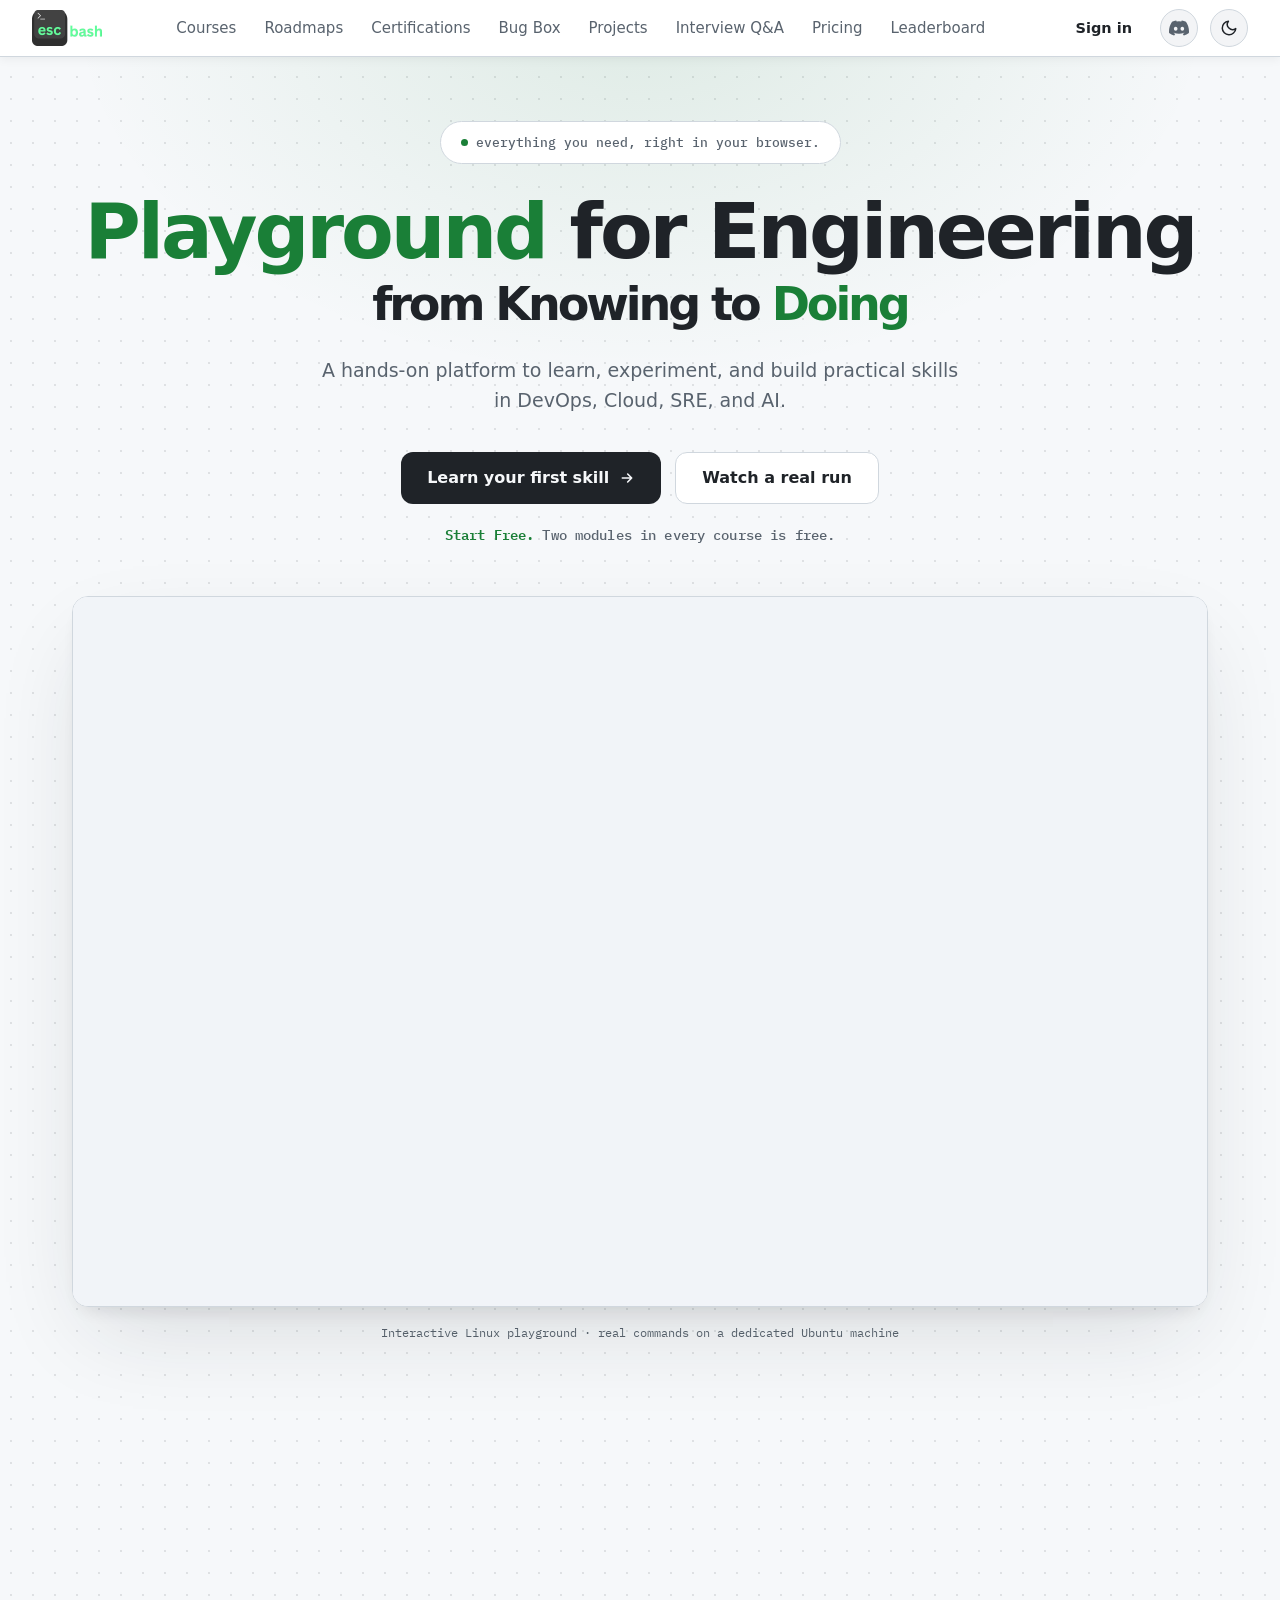
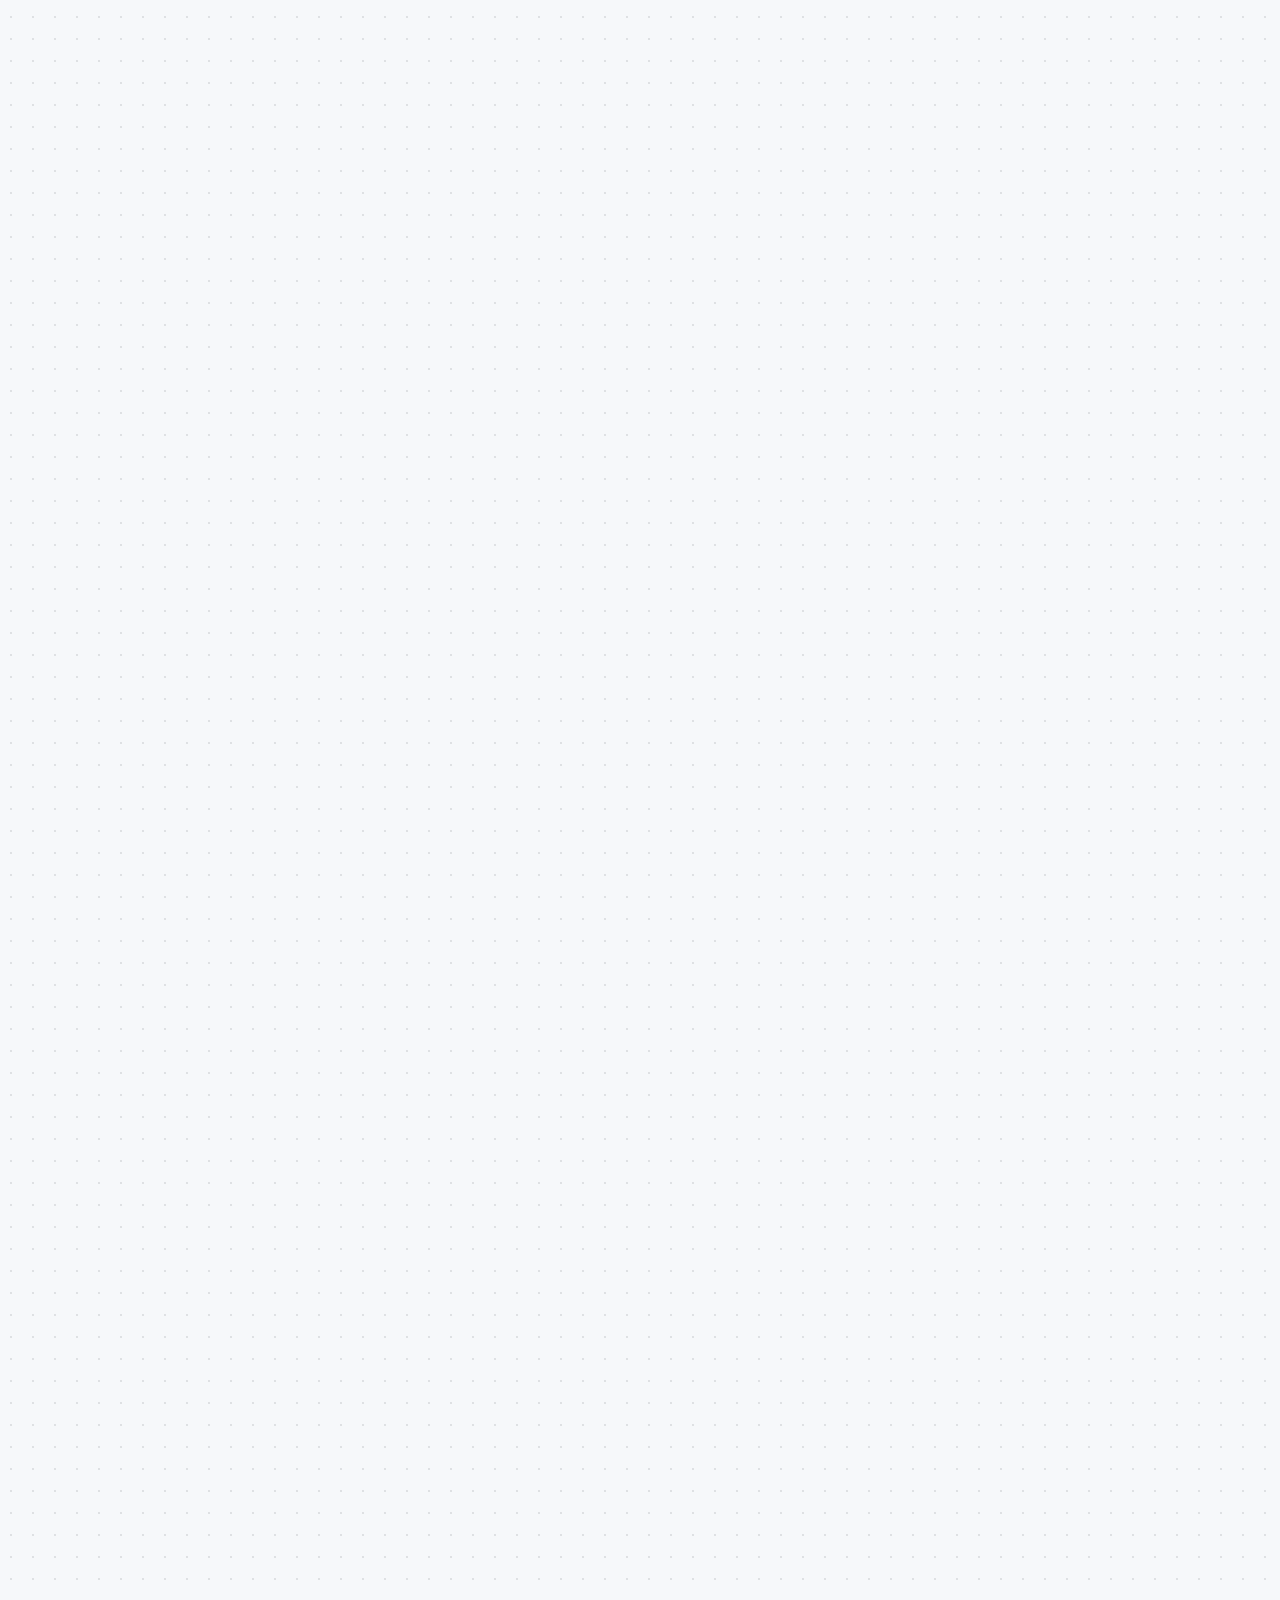
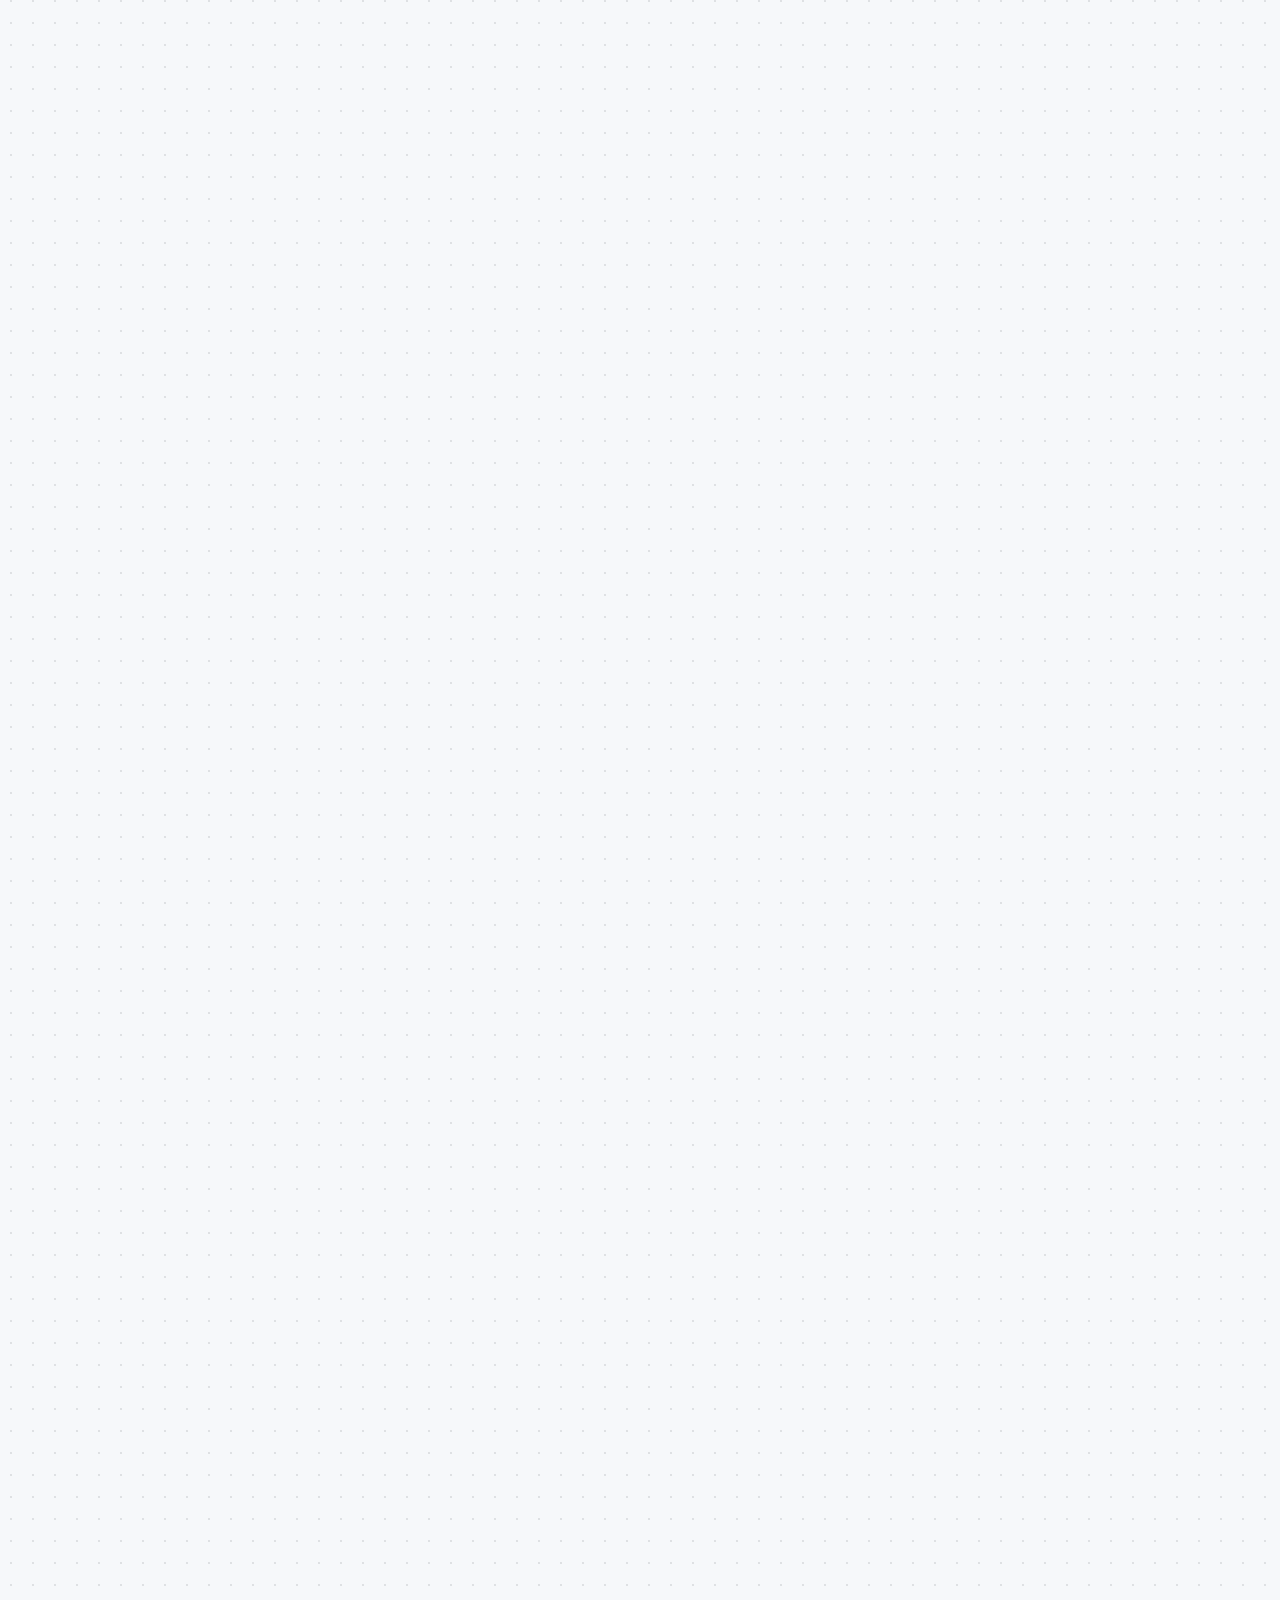
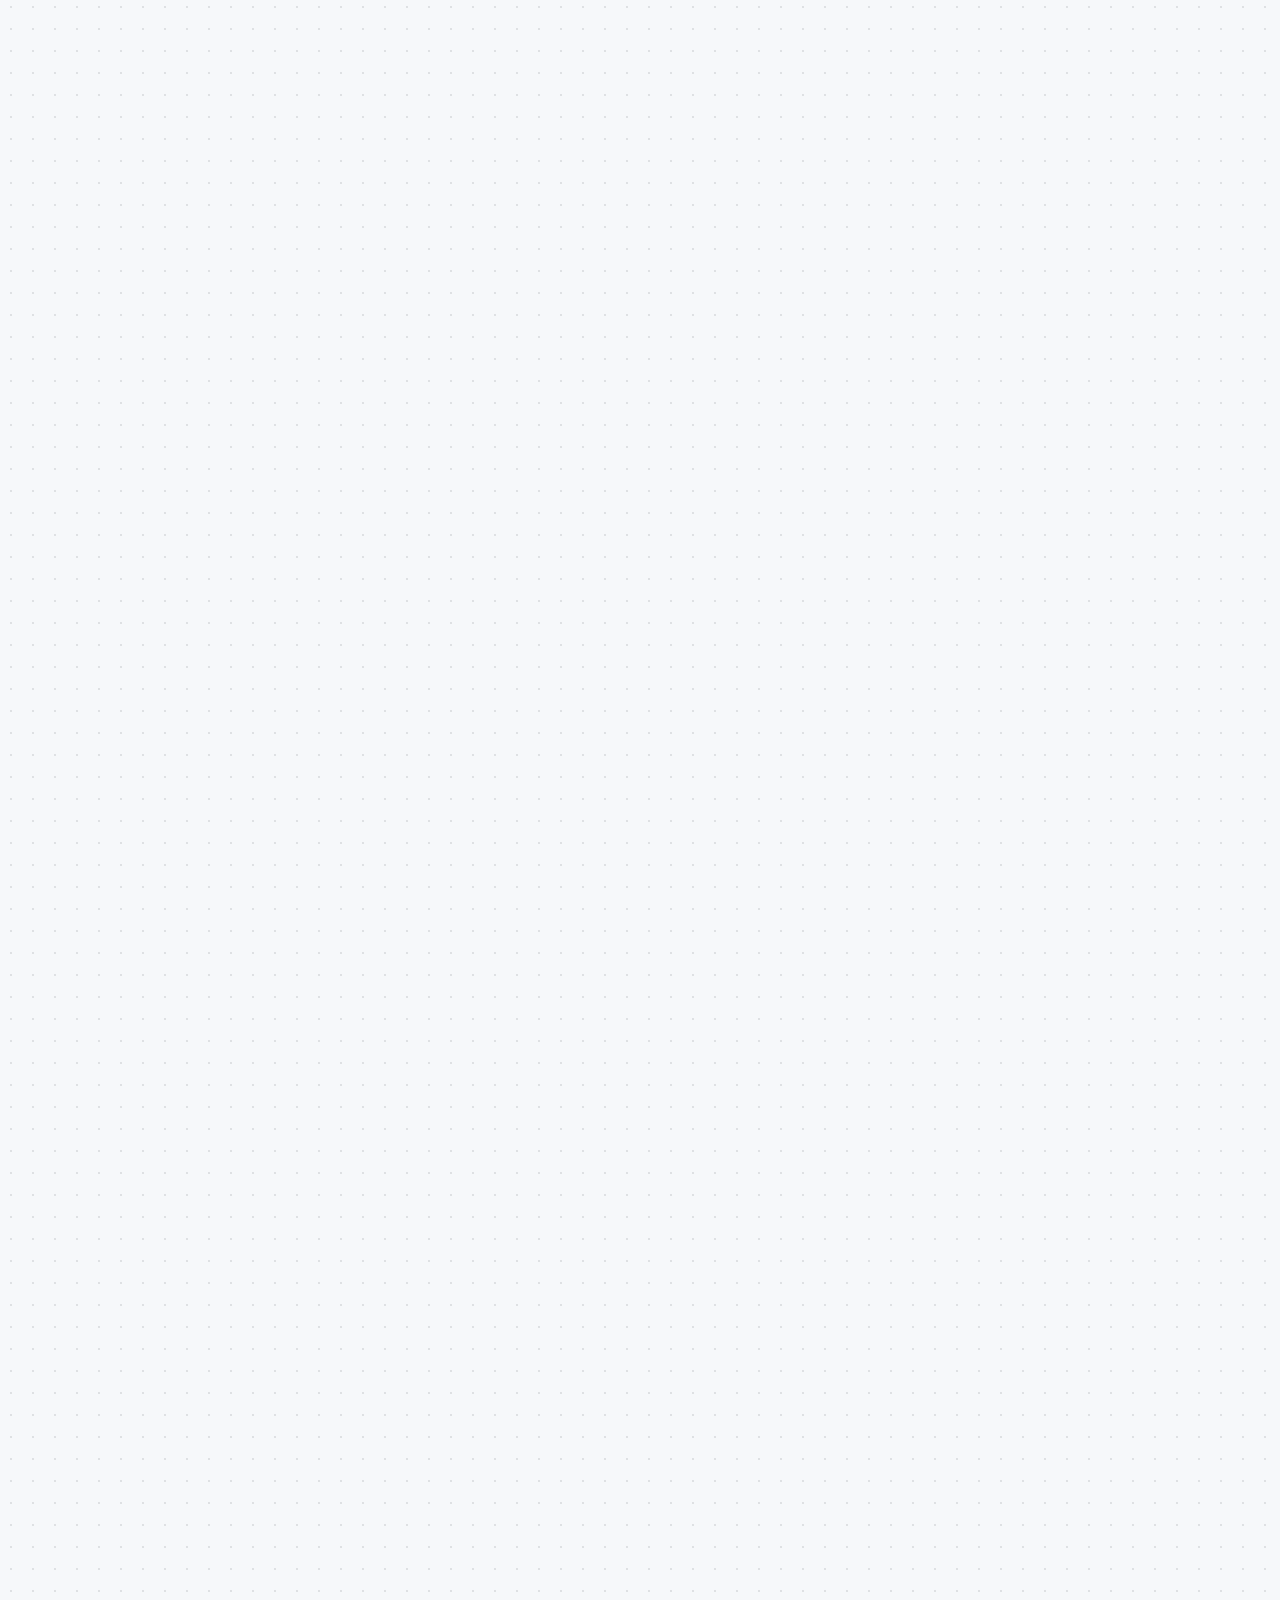
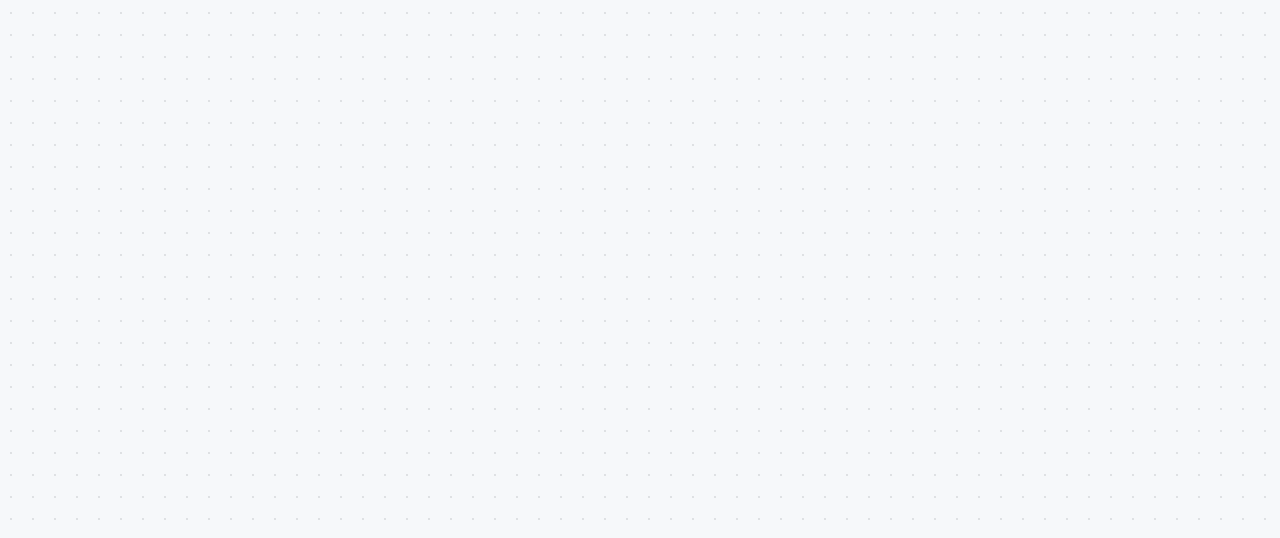
<file: index.html>
<!DOCTYPE html>
<!--
  index.html - static build (HTML + CSS + JS only).
  Markup is pre-rendered; interactions live in JS/escbash.js, menu/step
  fragments in JS/escbash1-data.js. Fonts are self-hosted in fonts/ and
  tech logos in images/tech/. No network requests are needed to render.
-->
<html lang="en">

<head>
  <meta charset="utf-8">
  <meta name="viewport" content="width=device-width, initial-scale=1, viewport-fit=cover">
  <script src="JS/theme-init.js"></script>
  <title>escbash - playground for engineering</title>
  <link rel="stylesheet" href="CSS/escbash1.css">
  <meta name="hz:slide-selector" content="[data-canvas-width]">
  <meta name="hz:canvas-width" content="1440">
  <meta name="hz:canvas-height" content="4700">
</head>

<body>
<div id="dc-root"><div class="sc-host">
    <div data-canvas-width="1440" data-canvas-height="4700" data-document-role="page" data-label="B · Lab Window" style="position: relative; color: var(--ink); font-family: Manrope, system-ui, sans-serif; min-height: 100%;">

      
      <header class="top-header">
        <div class="wrap header-inner">
          <a href="index.html" class="brand-link" aria-label="escbash home">
            <img src="[data-uri]" alt="escbash" class="brand-logo">
          </a>
          <nav class="nav-links" aria-label="Main Navigation">
            <button type="button" class="nav-link course-trigger" id="courseMenuBtn" aria-haspopup="menu" aria-expanded="false" aria-controls="courseMenuDropdown">Courses</button>
            <button type="button" class="nav-link course-trigger" id="roadmapMenuBtn" aria-haspopup="menu" aria-expanded="false" aria-controls="roadmapMenuDropdown">Roadmaps</button>
            <a href="#journey" class="nav-link">Certifications</a>
            <a href="#bug-box" class="nav-link">Bug Box</a>
            <a href="#projects" class="nav-link">Projects</a>
            <a href="#interview-qa" class="nav-link">Interview Q&amp;A</a>
            <a href="#start" class="nav-link">Pricing</a>
            <a href="#voices" class="nav-link">Leaderboard</a>
          </nav>
          <div class="top-actions">
            <a href="user-profile.html" class="nav-signin">Sign in</a>
            <a href="https://discord.gg" target="_blank" rel="noopener noreferrer" class="nav-icon-btn discord-btn" aria-label="Discord Community" title="Discord Community">
              <svg width="20" height="20" viewBox="0 0 24 24" fill="currentColor" aria-hidden="true">
                <path d="M20.317 4.37a19.791 19.791 0 0 0-4.885-1.515.074.074 0 0 0-.079.037c-.21.375-.444.864-.608 1.25a18.27 18.27 0 0 0-5.487 0 12.64 12.64 0 0 0-.617-1.25.077.077 0 0 0-.079-.037A19.736 19.736 0 0 0 3.677 4.37a.07.07 0 0 0-.032.027C.533 9.046-.32 13.58.099 18.057a.082.082 0 0 0 .031.057 19.9 19.9 0 0 0 5.993 3.03.078.078 0 0 0 .084-.028c.462-.63.874-1.295 1.226-1.994.021-.041.001-.09-.041-.106a13.107 13.107 0 0 1-1.872-.892.077.077 0 0 1-.008-.128 10.2 10.2 0 0 0 .372-.292.074.074 0 0 1 .077-.01c3.929 1.793 8.18 1.793 12.061 0a.074.074 0 0 1 .078.01c.12.098.246.198.373.292a.077.077 0 0 1-.006.127 12.299 12.299 0 0 1-1.873.894.077.077 0 0 0-.041.107c.36.698.772 1.362 1.225 1.993a.076.076 0 0 0 .084.028 19.839 19.839 0 0 0 6.002-3.03.077.077 0 0 0 .032-.054c.5-5.177-.838-9.674-3.549-13.66a.061.061 0 0 0-.031-.028zM8.02 15.33c-1.183 0-2.157-1.085-2.157-2.419 0-1.333.956-2.419 2.157-2.419 1.21 0 2.176 1.086 2.157 2.419 0 1.334-.956 2.419-2.157 2.419zm7.975 0c-1.183 0-2.157-1.085-2.157-2.419 0-1.333.955-2.419 2.157-2.419 1.21 0 2.176 1.086 2.157 2.419 0 1.334-.946 2.419-2.157 2.419z"></path>
              </svg>
            </a>
            <button type="button" class="tbtn theme-toggle" id="theme" aria-label="Switch colour theme" title="Switch theme">
              <svg class="theme-icon sun-ic" width="18" height="18" viewBox="0 0 24 24" fill="none" stroke="currentColor" stroke-width="2" stroke-linecap="round" stroke-linejoin="round" aria-hidden="true">
                <circle cx="12" cy="12" r="5"></circle>
                <line x1="12" y1="1" x2="12" y2="3"></line>
                <line x1="12" y1="21" x2="12" y2="23"></line>
                <line x1="4.22" y1="4.22" x2="5.64" y2="5.64"></line>
                <line x1="18.36" y1="18.36" x2="19.78" y2="19.78"></line>
                <line x1="1" y1="12" x2="3" y2="12"></line>
                <line x1="21" y1="12" x2="23" y2="12"></line>
                <line x1="4.22" y1="19.78" x2="5.64" y2="18.36"></line>
                <line x1="18.36" y1="5.64" x2="19.78" y2="4.22"></line>
              </svg>
              <svg class="theme-icon moon-ic" width="18" height="18" viewBox="0 0 24 24" fill="none" stroke="currentColor" stroke-width="2" stroke-linecap="round" stroke-linejoin="round" aria-hidden="true">
                <path d="M21 12.79A9 9 0 1 1 11.21 3 7 7 0 0 0 21 12.79z"></path>
              </svg>
            </button>
          </div>
          <div class="cm-panel" id="courseMenuDropdown" role="region" aria-label="Courses menu">
            <div class="cm-top">
              <div class="cm-switch" role="tablist" aria-label="Course tracks">
                
                  <button type="button" class="cm-tab active" role="tab" aria-selected="true" data-cm-tab="devops"><span><span class="sc-interp">DevOps</span></span><span class="cm-tab-count"><span class="sc-interp">13 courses</span></span></button>
                
                  <button type="button" class="cm-tab" role="tab" aria-selected="false" data-cm-tab="cloud"><span><span class="sc-interp">Cloud</span></span><span class="cm-tab-count"><span class="sc-interp">6 courses</span></span></button>
                
                  <button type="button" class="cm-tab" role="tab" aria-selected="false" data-cm-tab="sre"><span><span class="sc-interp">SRE</span></span><span class="cm-tab-count"><span class="sc-interp">6 courses</span></span></button>
                
                  <button type="button" class="cm-tab" role="tab" aria-selected="false" data-cm-tab="ai"><span><span class="sc-interp">AI</span></span><span class="cm-tab-count"><span class="sc-interp">13 courses</span></span></button>
                
              </div>
            </div>
            <div class="cm-grid" id="cmGrid" role="tabpanel">
              
                <button type="button" class="cm-card active" data-course-name="Linux">
                  <div class="cm-logo-wrap"><img class="cm-logo" alt="" src="[data-uri]"></div>
                  <div class="cm-meta">
                    <div class="cm-title" title="Linux"><span class="sc-interp">Linux</span></div>
                    <div class="cm-sub"><span class="sc-interp">22 modules</span></div>
                  </div>
                </button>
              
                <button type="button" class="cm-card" data-course-name="Networking">
                  <div class="cm-logo-wrap"><img class="cm-logo" alt="" src="[data-uri]"></div>
                  <div class="cm-meta">
                    <div class="cm-title" title="Networking"><span class="sc-interp">Networking</span></div>
                    <div class="cm-sub"><span class="sc-interp">32 modules</span></div>
                  </div>
                </button>
              
                <button type="button" class="cm-card" data-course-name="Shell Scripting">
                  <div class="cm-logo-wrap is-light-mark"><img class="cm-logo" alt="" src="images/tech/bash-original.svg"></div>
                  <div class="cm-meta">
                    <div class="cm-title" title="Shell Scripting"><span class="sc-interp">Shell Scripting</span></div>
                    <div class="cm-sub"><span class="sc-interp">16 modules</span></div>
                  </div>
                </button>
              
                <button type="button" class="cm-card" data-course-name="Docker">
                  <div class="cm-logo-wrap"><img class="cm-logo" alt="" src="images/tech/docker-original.svg"></div>
                  <div class="cm-meta">
                    <div class="cm-title" title="Docker"><span class="sc-interp">Docker</span></div>
                    <div class="cm-sub"><span class="sc-interp">21 modules</span></div>
                  </div>
                </button>
              
                <button type="button" class="cm-card" data-course-name="Kubernetes">
                  <div class="cm-logo-wrap"><img class="cm-logo" alt="" src="images/tech/kubernetes-original.svg"></div>
                  <div class="cm-meta">
                    <div class="cm-title" title="Kubernetes"><span class="sc-interp">Kubernetes</span></div>
                    <div class="cm-sub"><span class="sc-interp">30 modules</span></div>
                  </div>
                </button>
              
                <button type="button" class="cm-card" data-course-name="Python for DevOps">
                  <div class="cm-logo-wrap"><img class="cm-logo" alt="" src="images/tech/python-original.svg"></div>
                  <div class="cm-meta">
                    <div class="cm-title" title="Python for DevOps"><span class="sc-interp">Python for DevOps</span></div>
                    <div class="cm-sub"><span class="sc-interp">31 modules</span></div>
                  </div>
                </button>
              
                <button type="button" class="cm-card" data-course-name="Go for DevOps">
                  <div class="cm-logo-wrap"><img class="cm-logo" alt="" src="images/tech/go-original.svg"></div>
                  <div class="cm-meta">
                    <div class="cm-title" title="Go for DevOps"><span class="sc-interp">Go for DevOps</span></div>
                    <div class="cm-sub"><span class="sc-interp">30 modules</span></div>
                  </div>
                </button>
              
                <button type="button" class="cm-card" data-course-name="Helm">
                  <div class="cm-logo-wrap is-light-mark"><img class="cm-logo" alt="" src="[data-uri]"></div>
                  <div class="cm-meta">
                    <div class="cm-title" title="Helm"><span class="sc-interp">Helm</span></div>
                    <div class="cm-sub"><span class="sc-interp">27 modules</span></div>
                  </div>
                </button>
              
                <button type="button" class="cm-card" data-course-name="Argo CD">
                  <div class="cm-logo-wrap"><img class="cm-logo" alt="" src="images/tech/argocd-original.svg"></div>
                  <div class="cm-meta">
                    <div class="cm-title" title="Argo CD"><span class="sc-interp">Argo CD</span></div>
                    <div class="cm-sub"><span class="sc-interp">11 modules</span></div>
                  </div>
                </button>
              
                <button type="button" class="cm-card" data-course-name="Terraform with AWS">
                  <div class="cm-logo-wrap"><img class="cm-logo" alt="" src="images/tech/terraform-original.svg"></div>
                  <div class="cm-meta">
                    <div class="cm-title" title="Terraform with AWS"><span class="sc-interp">Terraform with AWS</span></div>
                    <div class="cm-sub"><span class="sc-interp">33 modules</span></div>
                  </div>
                </button>
              
                <button type="button" class="cm-card" data-course-name="Git">
                  <div class="cm-logo-wrap"><img class="cm-logo" alt="" src="images/tech/git-original.svg"></div>
                  <div class="cm-meta">
                    <div class="cm-title" title="Git"><span class="sc-interp">Git</span></div>
                    <div class="cm-sub"><span class="sc-interp">24 modules</span></div>
                  </div>
                </button>
              
                <button type="button" class="cm-card" data-course-name="GitHub Actions">
                  <div class="cm-logo-wrap"><img class="cm-logo" alt="" src="images/tech/githubactions-original.svg"></div>
                  <div class="cm-meta">
                    <div class="cm-title" title="GitHub Actions"><span class="sc-interp">GitHub Actions</span></div>
                    <div class="cm-sub"><span class="sc-interp">26 modules</span></div>
                  </div>
                </button>
              
                <button type="button" class="cm-card" data-course-name="Observability Fundamentals">
                  <div class="cm-logo-wrap"><img class="cm-logo" alt="" src="images/tech/grafana-original.svg"></div>
                  <div class="cm-meta">
                    <div class="cm-title" title="Observability Fundamentals"><span class="sc-interp">Observability Fundamentals</span></div>
                    <div class="cm-sub"><span class="sc-interp">20 modules</span></div>
                  </div>
                </button>
              
            </div>
            <div class="cm-foot">
              <span class="cm-cli" id="cmCli"><span class="sc-interp">root@escbash:~# ls /courses/devops</span></span>
              <a href="#paths" class="cm-all" id="cmAllLink">
                <span>All courses</span>
                <svg width="13" height="13" viewBox="0 0 24 24" fill="none" stroke="currentColor" stroke-width="2.3" stroke-linecap="round" stroke-linejoin="round" aria-hidden="true">
                  <line x1="5" y1="12" x2="19" y2="12"></line>
                  <polyline points="12 5 19 12 12 19"></polyline>
                </svg>
              </a>
            </div>
          </div>
          <div class="cm-panel" id="roadmapMenuDropdown" role="region" aria-label="Roadmaps menu">
            <div class="cm-top">
              <div class="cm-switch" role="tablist" aria-label="Roadmap tracks">
                
                  <button type="button" class="cm-tab active" role="tab" aria-selected="true" data-cm-tab="all"><span><span class="sc-interp">All paths</span></span><span class="cm-tab-count"><span class="sc-interp">6 paths</span></span></button>
                
                  <button type="button" class="cm-tab" role="tab" aria-selected="false" data-cm-tab="engineering"><span><span class="sc-interp">Engineering</span></span><span class="cm-tab-count"><span class="sc-interp">2 paths</span></span></button>
                
                  <button type="button" class="cm-tab" role="tab" aria-selected="false" data-cm-tab="ops"><span><span class="sc-interp">Ops &amp; Sec</span></span><span class="cm-tab-count"><span class="sc-interp">3 paths</span></span></button>
                
                  <button type="button" class="cm-tab" role="tab" aria-selected="false" data-cm-tab="data"><span><span class="sc-interp">Data &amp; AI</span></span><span class="cm-tab-count"><span class="sc-interp">2 paths</span></span></button>
                
              </div>
            </div>
            <div class="cm-grid" id="rmGrid" role="tabpanel">
              
                <button type="button" class="cm-card" data-roadmap-name="AI engineer">
                  <div class="cm-logo-wrap rm-icon-tile rm-icon-violet">
                    
                      <svg width="18" height="18" viewBox="0 0 24 24" fill="none" stroke="currentColor" stroke-width="1.85" stroke-linecap="round" stroke-linejoin="round" aria-hidden="true">
                        <path d="M12 3l1.9 4.6L18.5 9.5l-4.6 1.9L12 16l-1.9-4.6L5.5 9.5l4.6-1.9L12 3z"></path>
                        <path d="M5.5 16.5l.9 2.1 2.1.9-2.1.9-.9 2.1-.9-2.1-2.1-.9 2.1-.9.9-2.1z"></path>
                      </svg>
                    
                    
                    
                    
                    
                    
                  </div>
                  <div class="cm-meta">
                    <div class="cm-title" title="AI engineer"><span class="sc-interp">AI engineer</span></div>
                    <div class="cm-sub"><span class="sc-interp">12 courses · 120 h</span></div>
                  </div>
                </button>
              
                <button type="button" class="cm-card" data-roadmap-name="DevOps engineer">
                  <div class="cm-logo-wrap rm-icon-tile rm-icon-cyan">
                    
                    
                      <svg width="18" height="18" viewBox="0 0 24 24" fill="none" stroke="currentColor" stroke-width="1.9" stroke-linecap="round" stroke-linejoin="round" aria-hidden="true">
                        <path d="M18.178 8c5.096 0 5.096 8 0 8-5.095 0-7.133-8-12.739-8-4.585 0-4.585 8 0 8 5.606 0 7.644-8 12.74-8z">
                        </path>
                      </svg>
                    
                    
                    
                    
                    
                  </div>
                  <div class="cm-meta">
                    <div class="cm-title" title="DevOps engineer"><span class="sc-interp">DevOps engineer</span></div>
                    <div class="cm-sub"><span class="sc-interp">14 courses · 110 h</span></div>
                  </div>
                </button>
              
                <button type="button" class="cm-card" data-roadmap-name="SRE engineer">
                  <div class="cm-logo-wrap rm-icon-tile rm-icon-green">
                    
                    
                    
                      <svg width="18" height="18" viewBox="0 0 24 24" fill="none" stroke="currentColor" stroke-width="1.95" stroke-linecap="round" stroke-linejoin="round" aria-hidden="true">
                        <polyline points="22 12 18 12 15 20 9 4 6 12 2 12"></polyline>
                      </svg>
                    
                    
                    
                    
                  </div>
                  <div class="cm-meta">
                    <div class="cm-title" title="SRE engineer"><span class="sc-interp">SRE engineer</span></div>
                    <div class="cm-sub"><span class="sc-interp">11 courses · 95 h</span></div>
                  </div>
                </button>
              
                <button type="button" class="cm-card" data-roadmap-name="Security engineer">
                  <div class="cm-logo-wrap rm-icon-tile rm-icon-blue">
                    
                    
                    
                    
                      <svg width="18" height="18" viewBox="0 0 24 24" fill="none" stroke="currentColor" stroke-width="1.85" stroke-linecap="round" stroke-linejoin="round" aria-hidden="true">
                        <path d="M12 22s8-4 8-10V5l-8-3-8 3v7c0 6 8 10 8 10z"></path>
                        <path d="M9 12l2 2 4-4"></path>
                      </svg>
                    
                    
                    
                  </div>
                  <div class="cm-meta">
                    <div class="cm-title" title="Security engineer"><span class="sc-interp">Security engineer</span></div>
                    <div class="cm-sub"><span class="sc-interp">13 courses · 105 h</span></div>
                  </div>
                </button>
              
                <button type="button" class="cm-card active" data-roadmap-name="Data engineer">
                  <div class="cm-logo-wrap rm-icon-tile rm-icon-teal">
                    
                    
                    
                    
                    
                      <svg width="18" height="18" viewBox="0 0 24 24" fill="none" stroke="currentColor" stroke-width="1.85" stroke-linecap="round" stroke-linejoin="round" aria-hidden="true">
                        <ellipse cx="12" cy="5" rx="8" ry="3"></ellipse>
                        <path d="M4 5v6c0 1.66 3.58 3 8 3s8-1.34 8-3V5"></path>
                        <path d="M4 11v6c0 1.66 3.58 3 8 3s8-1.34 8-3v-6"></path>
                      </svg>
                    
                    
                  </div>
                  <div class="cm-meta">
                    <div class="cm-title" title="Data engineer"><span class="sc-interp">Data engineer</span></div>
                    <div class="cm-sub"><span class="sc-interp">7 courses · 96 h</span></div>
                  </div>
                </button>
              
                <button type="button" class="cm-card" data-roadmap-name="Cloud engineer">
                  <div class="cm-logo-wrap rm-icon-tile rm-icon-sky">
                    
                    
                    
                    
                    
                    
                      <svg width="18" height="18" viewBox="0 0 24 24" fill="none" stroke="currentColor" stroke-width="1.85" stroke-linecap="round" stroke-linejoin="round" aria-hidden="true">
                        <path d="M17.5 19H9a7 7 0 1 1 6.71-9h1.79a4.5 4.5 0 1 1 0 9z"></path>
                      </svg>
                    
                  </div>
                  <div class="cm-meta">
                    <div class="cm-title" title="Cloud engineer"><span class="sc-interp">Cloud engineer</span></div>
                    <div class="cm-sub"><span class="sc-interp">10 courses · 90 h</span></div>
                  </div>
                </button>
              
            </div>
            <div class="cm-foot">
              <span class="cm-cli" id="rmCli"><span class="sc-interp">root@escbash:~# ls /roadmaps</span></span>
              <a href="roadmap.html" class="cm-all" id="rmAllLink">
                <span>All roadmaps</span>
                <svg width="13" height="13" viewBox="0 0 24 24" fill="none" stroke="currentColor" stroke-width="2.3" stroke-linecap="round" stroke-linejoin="round" aria-hidden="true">
                  <line x1="5" y1="12" x2="19" y2="12"></line>
                  <polyline points="12 5 19 12 12 19"></polyline>
                </svg>
              </a>
            </div>
          </div>
        </div>
      </header>

      <div style="position: relative;">
        
        <section id="top" class="fade-up visible landing-sec landing-hero">
          <span class="anim-badge" style="display: inline-flex; align-items: center; gap: 8px; padding: 12px 20px; border: 1px solid var(--line); border-radius: 999px; background: var(--surface); font: 500 13px &quot;IBM Plex Mono&quot;, monospace; color: var(--mute); position: static;"><span style="width: 7px; height: 7px; border-radius: 50%; background: var(--lamp);"></span>everything you need, right in
            your browser.</span>
          <h1 class="anim-title" style="margin: 28px auto 0px; max-width: 1136px; font-size: clamp(28px, 6vw, 84px); line-height: 1.04; letter-spacing: -0.04em; font-weight: 800; text-wrap: balance; color: var(--ink);">
            <span class="hero-line-1" style="display: block;"><span style="color: var(--lamp);">Playground</span> for
              Engineering</span><span style="display: block; font-size: 0.6em; font-weight: 700; margin-top: 0.2em; color: var(--ink);">from Knowing to
              <span style="color: var(--lamp);">Doing</span></span>
          </h1>
          <p class="anim-sub" style="margin: 26px auto 0px; max-width: 680px; font-size: clamp(15.5px, 2.2vw, 19px); line-height: 1.6; color: var(--mute); text-wrap: pretty;">
            A hands-on platform to learn, experiment, and build practical skills<br class="d-br"> in DevOps, Cloud, SRE, and AI.
          </p>
          <div class="anim-cta" style="margin-top: 36px; display: flex; flex-wrap: wrap; justify-content: center; gap: 14px;">
            <a href="#start" style="display: inline-flex; align-items: center; gap: 10px; min-height: 52px; padding: 0px 26px; border-radius: 12px; background: var(--ink); color: var(--bg); font-weight: 700; font-size: 16px;">Learn
              your first skill<svg width="16" height="16" viewBox="0 0 24 24" fill="none" stroke="currentColor" stroke-width="2.4" stroke-linecap="round" stroke-linejoin="round" aria-hidden="true">
                <path d="M5 12h14M13 6l6 6-6 6"></path>
              </svg></a>
            <a href="#lab-window" id="heroWatchRunBtn" style="display: inline-flex; align-items: center; min-height: 52px; padding: 0px 26px; border-radius: 12px; border: 1px solid var(--line); background: var(--surface); color: var(--ink); font-weight: 600; font-size: 16px;">Watch
              a real run</a>
          </div>
          <p class="anim-cta" style="margin: 18px auto 0px; font: 500 13.5px &quot;IBM Plex Mono&quot;, monospace; color: var(--mute); letter-spacing: 0.01em;">
            <span style="color: var(--lamp); font-weight: 600;">Start Free.</span> Two modules in every course is free.
          </p>
        </section>

        
        <section id="lab-window" class="fade-up visible landing-lab-win">
          <div class="anim-hero-card" style="border: 1px solid var(--line); border-radius: 16px; background: var(--surface); overflow: hidden; box-shadow: 0 36px 90px -20px var(--term-shadow),var(--lift);">
            
            <div id="labScreenContainer" style="position: relative; width: 100%; aspect-ratio: 16 / 10; background: var(--term); overflow: hidden;">
              
              <div class="lab-clip is-active" data-hero-clip="0">
                <video id="labVideoDark" class="lab-screen-vid vid-dark" src="Assets/lab1-demo-dark.mp4?v=5" preload="auto" muted="" playsinline="" disablepictureinpicture=""></video>
                <video id="labVideoLight" class="lab-screen-vid vid-light" src="Assets/lab1-demo-light.mp4?v=5" preload="auto" muted="" playsinline="" disablepictureinpicture=""></video>
              </div>

              
              <div class="lab-clip" data-hero-clip="1">
                <video id="labTaskVideoDark" class="lab-screen-vid vid-dark" src="Assets/lab1_walkthrough_dark.mp4?v=2" preload="metadata" muted="" playsinline="" disablepictureinpicture=""></video>
                <video id="labTaskVideoLight" class="lab-screen-vid vid-light" src="Assets/lab1_walkthrough_light.mp4?v=2" preload="metadata" muted="" playsinline="" disablepictureinpicture=""></video>
              </div>

              
              <div class="lab-clip" data-hero-clip="2">
                <video id="labQuizVideoDark" class="lab-screen-vid vid-dark" src="Assets/lab1-quiz-dark.mp4?v=1" preload="metadata" muted="" playsinline="" disablepictureinpicture=""></video>
                <video id="labQuizVideoLight" class="lab-screen-vid vid-light" src="Assets/lab1-quiz-light.mp4?v=1" preload="metadata" muted="" playsinline="" disablepictureinpicture=""></video>
              </div>

              
              <div id="heroSplash" class="hero-splash show" aria-hidden="true">
                <div class="hero-splash-inner">
                  <div class="hero-splash-tile">
                    <div class="hero-splash-badge">
                      
                      <span class="hero-splash-icon is-active" data-splash-icon="0">
                        <svg width="24" height="24" viewBox="0 0 24 24" fill="none" stroke="currentColor" stroke-width="2.2" stroke-linecap="round" stroke-linejoin="round">
                          <path d="M2 3h6a4 4 0 0 1 4 4v14a3 3 0 0 0-3-3H2z"></path>
                          <path d="M22 3h-6a4 4 0 0 0-4 4v14a3 3 0 0 1 3-3h7z"></path>
                        </svg>
                      </span>
                      
                      <span class="hero-splash-icon" data-splash-icon="1">
                        <svg width="24" height="24" viewBox="0 0 24 24" fill="none" stroke="currentColor" stroke-width="2.5" stroke-linecap="round" stroke-linejoin="round">
                          <polyline points="4 17 10 11 4 5"></polyline>
                          <line x1="12" y1="19" x2="20" y2="19"></line>
                        </svg>
                      </span>
                      
                      <span class="hero-splash-icon" data-splash-icon="2">
                        <svg width="24" height="24" viewBox="0 0 24 24" fill="none" stroke="currentColor" stroke-width="2.3" stroke-linecap="round" stroke-linejoin="round">
                          <path d="M22 11.08V12a10 10 0 1 1-5.93-9.14"></path>
                          <polyline points="22 4 12 14.01 9 11.01"></polyline>
                        </svg>
                      </span>
                    </div>
                  </div>
                  <div id="heroSplashTitle" class="hero-splash-title">Lesson</div>
                  <div id="heroSplashSub" class="hero-splash-sub">The shell &amp; first commands</div>
                </div>
              </div>
            </div>
          </div>
          <p id="heroCaption" style="margin: 18px 0px 0px; text-align: center; font: 400 12px &quot;IBM Plex Mono&quot;, monospace; color: var(--mute);">Interactive Linux playground · real commands on a dedicated Ubuntu machine</p>
        </section>

        
        <section id="journey" class="landing-sec landing-journey">
          <div class="fade-up" style="text-align: center;">
            <h2 style="margin: 0px auto; max-width: 720px; font-size: clamp(32px, 4.6vw, 56px); letter-spacing: -0.04em; line-height: 1.06; font-weight: 800; text-wrap: balance; color: var(--ink);">
              From first lesson to certificate</h2>
            <p style="margin: 18px auto 0px; max-width: 560px; font-size: 18px; line-height: 1.6; color: var(--mute);">Every path
              follows the same loop: learn it, do it, prove it.</p>
          </div>
          <div class="journey-layout">
            <div class="fade-up delay-1 journey-steps-col">
              
                <div>
                  <button type="button" aria-pressed="true" class="req-step-btn is-active" style="display: flex; gap: 16px; width: 100%; text-align: left; padding: 16px 14px; cursor: pointer; color: inherit; font-family: inherit; min-height: 44px;">
                    <span class="req-step-icon-active" data-step-num="1" style="flex: 0 0 auto; width: 44px; height: 44px; border-radius: 11px; display: inline-flex; align-items: center; justify-content: center; font: 600 14px &quot;IBM Plex Mono&quot;, monospace; transition: background-color 0.3s, color 0.3s; background: var(--lamp-soft); color: var(--lamp);"><span class="sc-interp">1</span></span>
                    <span style="flex: 1 1 0%; min-width: 0px; display: flex; flex-direction: column; padding-top: 8px;">
                      <span class="req-step-title-active" style="font-size: 21px; font-weight: 700; letter-spacing: -0.02em; transition: color 0.3s; color: var(--ink);"><span class="sc-interp">Pick a path or course</span></span>
                      <span class="req-acc-wrap req-acc-open">
                        <span class="req-acc-inner">
                          <span style="display: block; font-size: 14.5px; line-height: 1.55; color: var(--mute); min-height: 45px; padding-bottom: 10px;"><span class="sc-interp">Follow a guided roadmap from first command to job-ready, or take one skill at a time.</span></span>
                          <span style="display: block; height: 2px; width: 100%; background: var(--line); border-radius: 999px; overflow: hidden;">
                            <span class="req-step-bar" data-step-bar="0" style="display: block; height: 100%; width: 100%; transform-origin: left center; transform: scaleX(0); background: var(--lamp); border-radius: 999px; will-change: transform;"></span>
                          </span>
                        </span>
                      </span>
                    </span>
                  </button>
                  <div style="margin-left: 72px; height: 1px; transition: background-color 0.3s; background: transparent;">
                  </div>
                </div>
              
                <div>
                  <button type="button" aria-pressed="false" class="req-step-btn" style="display: flex; gap: 16px; width: 100%; text-align: left; padding: 16px 14px; cursor: pointer; color: inherit; font-family: inherit; min-height: 44px;">
                    <span class="req-step-icon-inactive" data-step-num="2" style="flex: 0 0 auto; width: 44px; height: 44px; border-radius: 11px; display: inline-flex; align-items: center; justify-content: center; font: 600 14px &quot;IBM Plex Mono&quot;, monospace; transition: background-color 0.3s, color 0.3s; background: var(--step-icon-bg); color: var(--mute);"><span class="sc-interp">2</span></span>
                    <span style="flex: 1 1 0%; min-width: 0px; display: flex; flex-direction: column; padding-top: 8px;">
                      <span class="req-step-title-inactive" style="font-size: 21px; font-weight: 700; letter-spacing: -0.02em; transition: color 0.3s; color: var(--mute);"><span class="sc-interp">Read lesson, Run commands</span></span>
                      <span class="req-acc-wrap req-acc-closed">
                        <span class="req-acc-inner">
                          <span style="display: block; font-size: 14.5px; line-height: 1.55; color: var(--mute); min-height: 45px; padding-bottom: 10px;"><span class="sc-interp">Short chapters explain each idea, then hand you a real machine to try it on.</span></span>
                          <span style="display: block; height: 2px; width: 100%; background: var(--line); border-radius: 999px; overflow: hidden;">
                            <span class="req-step-bar" data-step-bar="1" style="display: block; height: 100%; width: 100%; transform-origin: left center; transform: scaleX(0); background: var(--lamp); border-radius: 999px; will-change: transform;"></span>
                          </span>
                        </span>
                      </span>
                    </span>
                  </button>
                  <div style="margin-left: 72px; height: 1px; transition: background-color 0.3s; background: var(--line);">
                  </div>
                </div>
              
                <div>
                  <button type="button" aria-pressed="false" class="req-step-btn" style="display: flex; gap: 16px; width: 100%; text-align: left; padding: 16px 14px; cursor: pointer; color: inherit; font-family: inherit; min-height: 44px;">
                    <span class="req-step-icon-inactive" data-step-num="3" style="flex: 0 0 auto; width: 44px; height: 44px; border-radius: 11px; display: inline-flex; align-items: center; justify-content: center; font: 600 14px &quot;IBM Plex Mono&quot;, monospace; transition: background-color 0.3s, color 0.3s; background: var(--step-icon-bg); color: var(--mute);"><span class="sc-interp">3</span></span>
                    <span style="flex: 1 1 0%; min-width: 0px; display: flex; flex-direction: column; padding-top: 8px;">
                      <span class="req-step-title-inactive" style="font-size: 21px; font-weight: 700; letter-spacing: -0.02em; transition: color 0.3s; color: var(--mute);"><span class="sc-interp">Complete tasks, Get graded</span></span>
                      <span class="req-acc-wrap req-acc-closed">
                        <span class="req-acc-inner">
                          <span style="display: block; font-size: 14.5px; line-height: 1.55; color: var(--mute); min-height: 45px; padding-bottom: 10px;"><span class="sc-interp">Run real commands on a fresh machine. Press Submit and the checks show what passed.</span></span>
                          <span style="display: block; height: 2px; width: 100%; background: var(--line); border-radius: 999px; overflow: hidden;">
                            <span class="req-step-bar" data-step-bar="2" style="display: block; height: 100%; width: 100%; transform-origin: left center; transform: scaleX(0); background: var(--lamp); border-radius: 999px; will-change: transform;"></span>
                          </span>
                        </span>
                      </span>
                    </span>
                  </button>
                  <div style="margin-left: 72px; height: 1px; transition: background-color 0.3s; background: var(--line);">
                  </div>
                </div>
              
                <div>
                  <button type="button" aria-pressed="false" class="req-step-btn" style="display: flex; gap: 16px; width: 100%; text-align: left; padding: 16px 14px; cursor: pointer; color: inherit; font-family: inherit; min-height: 44px;">
                    <span class="req-step-icon-inactive" data-step-num="4" style="flex: 0 0 auto; width: 44px; height: 44px; border-radius: 11px; display: inline-flex; align-items: center; justify-content: center; font: 600 14px &quot;IBM Plex Mono&quot;, monospace; transition: background-color 0.3s, color 0.3s; background: var(--step-icon-bg); color: var(--mute);"><span class="sc-interp">4</span></span>
                    <span style="flex: 1 1 0%; min-width: 0px; display: flex; flex-direction: column; padding-top: 8px;">
                      <span class="req-step-title-inactive" style="font-size: 21px; font-weight: 700; letter-spacing: -0.02em; transition: color 0.3s; color: var(--mute);"><span class="sc-interp">Complete quizzes</span></span>
                      <span class="req-acc-wrap req-acc-closed">
                        <span class="req-acc-inner">
                          <span style="display: block; font-size: 14.5px; line-height: 1.55; color: var(--mute); min-height: 45px; padding-bottom: 10px;"><span class="sc-interp">Quick quizzes lock in what you practiced before you move on.</span></span>
                          <span style="display: block; height: 2px; width: 100%; background: var(--line); border-radius: 999px; overflow: hidden;">
                            <span class="req-step-bar" data-step-bar="3" style="display: block; height: 100%; width: 100%; transform-origin: left center; transform: scaleX(0); background: var(--lamp); border-radius: 999px; will-change: transform;"></span>
                          </span>
                        </span>
                      </span>
                    </span>
                  </button>
                  <div style="margin-left: 72px; height: 1px; transition: background-color 0.3s; background: var(--line);">
                  </div>
                </div>
              
                <div>
                  <button type="button" aria-pressed="false" class="req-step-btn" style="display: flex; gap: 16px; width: 100%; text-align: left; padding: 16px 14px; cursor: pointer; color: inherit; font-family: inherit; min-height: 44px;">
                    <span class="req-step-icon-inactive" data-step-num="5" style="flex: 0 0 auto; width: 44px; height: 44px; border-radius: 11px; display: inline-flex; align-items: center; justify-content: center; font: 600 14px &quot;IBM Plex Mono&quot;, monospace; transition: background-color 0.3s, color 0.3s; background: var(--step-icon-bg); color: var(--mute);"><span class="sc-interp">5</span></span>
                    <span style="flex: 1 1 0%; min-width: 0px; display: flex; flex-direction: column; padding-top: 8px;">
                      <span class="req-step-title-inactive" style="font-size: 21px; font-weight: 700; letter-spacing: -0.02em; transition: color 0.3s; color: var(--mute);"><span class="sc-interp">Earn certificate</span></span>
                      <span class="req-acc-wrap req-acc-closed">
                        <span class="req-acc-inner">
                          <span style="display: block; font-size: 14.5px; line-height: 1.55; color: var(--mute); min-height: 45px; padding-bottom: 10px;"><span class="sc-interp">Finish a path and take home a certificate that shows what you built.</span></span>
                          <span style="display: block; height: 2px; width: 100%; background: var(--line); border-radius: 999px; overflow: hidden;">
                            <span class="req-step-bar" data-step-bar="4" style="display: block; height: 100%; width: 100%; transform-origin: left center; transform: scaleX(0); background: var(--lamp); border-radius: 999px; will-change: transform;"></span>
                          </span>
                        </span>
                      </span>
                    </span>
                  </button>
                  <div style="margin-left: 72px; height: 1px; transition: background-color 0.3s; background: transparent;">
                  </div>
                </div>
              
            </div>
            <div class="fade-up delay-2 journey-deck-col">
              <div id="journeyTerminal" style="width: 100%;">
                <div id="journeyDeck" class="jdeck-stage">
                  <div class="jdeck-card is-active" data-jcard="0">
                    <img class="jdeck-img jdeck-img-dark" src="images/journey/step-1-dark.png" alt="Pick a path or course on escbash" loading="eager" decoding="async">
                    <img class="jdeck-img jdeck-img-light" src="images/journey/step-1-light.png" alt="Pick a path or course on escbash" loading="eager" decoding="async">
                  </div>
                  <div class="jdeck-card" data-jcard="1" data-phase="0">
                    <div class="jdeck-phase jdeck-phase-0">
                      <img class="jdeck-img jdeck-img-dark" src="images/journey/step-2-dark.png" alt="Read lesson in the escbash lab" loading=\"lazy\" decoding="async">
                      <img class="jdeck-img jdeck-img-light" src="images/journey/step-2-light.png" alt="Read lesson in the escbash lab" loading=\"lazy\" decoding="async">
                    </div>
                    <div class="jdeck-phase jdeck-phase-1">
                      <img class="jdeck-img jdeck-img-dark" src="images/journey/step-2b-dark.png" alt="Run commands in the live escbash terminal" loading=\"lazy\" decoding="async">
                      <img class="jdeck-img jdeck-img-light" src="images/journey/step-2b-light.png" alt="Run commands in the live escbash terminal" loading=\"lazy\" decoding="async">
                    </div>
                  </div>
                  <div class="jdeck-card" data-jcard="2" data-phase="0">
                    <div class="jdeck-phase jdeck-phase-0">
                      <img class="jdeck-img jdeck-img-dark" src="images/journey/step-3a-dark.png" alt="Complete tasks in the escbash lab" loading=\"lazy\" decoding="async">
                      <img class="jdeck-img jdeck-img-light" src="images/journey/step-3a-light.png" alt="Complete tasks in the escbash lab" loading=\"lazy\" decoding="async">
                    </div>
                    <div class="jdeck-phase jdeck-phase-1">
                      <img class="jdeck-img jdeck-img-dark" src="images/journey/step-3-dark.png" alt="Tasks graded and passed in the escbash lab" loading=\"lazy\" decoding="async">
                      <img class="jdeck-img jdeck-img-light" src="images/journey/step-3-light.png" alt="Tasks graded and passed in the escbash lab" loading=\"lazy\" decoding="async">
                    </div>
                  </div>
                  <div class="jdeck-card" data-jcard="3">
                    <img class="jdeck-img jdeck-img-dark" src="images/journey/step-4-dark.png" alt="Complete quizzes with instant explanations" loading=\"lazy\" decoding="async">
                    <img class="jdeck-img jdeck-img-light" src="images/journey/step-4-light.png" alt="Complete quizzes with instant explanations" loading=\"lazy\" decoding="async">
                  </div>
                  <div class="jdeck-card" data-jcard="4">
                    <img class="jdeck-img jdeck-img-dark" src="images/journey/step-5-dark.png" alt="Earn a verified certificate of completion" loading=\"lazy\" decoding="async">
                    <img class="jdeck-img jdeck-img-light" src="images/journey/step-5-light.png" alt="Earn a verified certificate of completion" loading=\"lazy\" decoding="async">
                  </div>
                </div>
              </div>
            </div>
          </div>
          <div class="fade-up delay-3" style="margin-top: 48px; text-align: center;">
            <a href="#start" style="display: inline-flex; align-items: center; gap: 10px; min-height: 52px; padding: 0px 28px; border-radius: 999px; background: var(--ink); color: var(--bg); font-weight: 700; font-size: 16px;">Start
              your free module<svg width="16" height="16" viewBox="0 0 24 24" fill="none" stroke="currentColor" stroke-width="2.4" stroke-linecap="round" stroke-linejoin="round" aria-hidden="true">
                <path d="M5 12h14M13 6l6 6-6 6"></path>
              </svg></a>
          </div>
        </section>

        
        <section id="paths" class="landing-sec">
          <div class="fade-up" style="text-align: center;">
            <h2 style="margin: 0px auto; max-width: 720px; font-size: clamp(32px, 4.6vw, 56px); letter-spacing: -0.04em; line-height: 1.06; font-weight: 800; text-wrap: balance; color: var(--ink);">
              Choose your path. Learn by building.
            </h2>
            <p style="margin: 18px auto 0px; max-width: 560px; font-size: 18px; line-height: 1.6; color: var(--mute);">From AI to
              Cloud, DevOps to SRE, build skills through hands-on labs and real-world practice.</p>
          </div>
          <div style="margin-top: 44px; display: grid; grid-template-columns: repeat(auto-fit, minmax(min(250px, 100%), 1fr)); gap: 20px;">
            <div class="pcard fade-up delay-1" style="border: 1px solid var(--line); border-radius: 16px; background: var(--card-grad); padding: 32px; display: flex; flex-direction: column; gap: 18px; color: var(--ink);">
              <h3 style="margin: 0px; font-size: 26px; letter-spacing: -0.02em; color: var(--ink);">AI Engineer</h3>
              <p style="margin: 0px; font-size: 15px; line-height: 1.65; color: var(--mute);">Work with real LLM APIs from a live
                machine: raw HTTP, official SDKs, model comparison, and key hygiene.</p>
              <div style="display: flex; align-items: baseline; gap: 10px; margin-top: 8px;"><span style="font-size: 56px; font-weight: 800; letter-spacing: -0.04em; line-height: 1; color: var(--ink);">395</span><span style="font: 500 13px &quot;IBM Plex Mono&quot;, monospace; color: var(--mute);">topics · 13 skills · ≈329 h</span>
              </div>
              <div style="display: flex; flex-wrap: wrap; gap: 8px; font: 500 12px &quot;IBM Plex Mono&quot;, monospace; color: var(--ink);">
                <span style="padding: 6px 10px; border-radius: 999px; background: var(--pill-bg); border: 1px solid var(--line);">AI
                  Fundamentals</span><span style="padding: 6px 10px; border-radius: 999px; background: var(--pill-bg); border: 1px solid var(--line);">RAG</span><span style="padding: 6px 10px; border-radius: 999px; background: var(--pill-bg); border: 1px solid var(--line);">Forward
                  Deployed Engineer</span><span style="padding: 6px 10px; border-radius: 999px; background: var(--pill-bg); border: 1px solid var(--line);">+10</span>
              </div>
            </div>
            <div class="pcard fade-up delay-2" style="border: 1px solid var(--line); border-radius: 16px; background: var(--card-grad); padding: 32px; display: flex; flex-direction: column; gap: 18px; color: var(--ink);">
              <h3 style="margin: 0px; font-size: 26px; letter-spacing: -0.02em; color: var(--ink);">Cloud Engineer</h3>
              <p style="margin: 0px; font-size: 15px; line-height: 1.65; color: var(--mute);">Practice against a real, constrained
                AWS account: launch, inspect, and tear down actual infrastructure.</p>
              <div style="display: flex; align-items: baseline; gap: 10px; margin-top: 8px;"><span style="font-size: 56px; font-weight: 800; letter-spacing: -0.04em; line-height: 1; color: var(--ink);">26</span><span style="font: 500 13px &quot;IBM Plex Mono&quot;, monospace; color: var(--mute);">topics · 3 skills · ≈20 h</span>
              </div>
              <div style="display: flex; flex-wrap: wrap; gap: 8px; font: 500 12px &quot;IBM Plex Mono&quot;, monospace; color: var(--ink);">
                <span style="padding: 6px 10px; border-radius: 999px; background: var(--pill-bg); border: 1px solid var(--line);">AWS
                  Fundamentals</span><span style="padding: 6px 10px; border-radius: 999px; background: var(--pill-bg); border: 1px solid var(--line); color: var(--mute);">Azure
                  · soon</span><span style="padding: 6px 10px; border-radius: 999px; background: var(--pill-bg); border: 1px solid var(--line); color: var(--mute);">GCP
                  · soon</span>
              </div>
            </div>
            <div class="pcard fade-up delay-3" style="border: 1px solid var(--line); border-radius: 16px; background: var(--card-grad); padding: 32px; display: flex; flex-direction: column; gap: 18px; color: var(--ink);">
              <h3 style="margin: 0px; font-size: 26px; letter-spacing: -0.02em; color: var(--ink);">Learn DevOps</h3>
              <p style="margin: 0px; font-size: 15px; line-height: 1.65; color: var(--mute);">The fundamentals every DevOps
                engineer stands on: version control, containers, and scripting, on real machines.</p>
              <div style="display: flex; align-items: baseline; gap: 10px; margin-top: 8px;"><span style="font-size: 56px; font-weight: 800; letter-spacing: -0.04em; line-height: 1; color: var(--ink);">323</span><span style="font: 500 13px &quot;IBM Plex Mono&quot;, monospace; color: var(--mute);">topics · 13 skills · ≈235 h</span>
              </div>
              <div style="display: flex; flex-wrap: wrap; gap: 8px; font: 500 12px &quot;IBM Plex Mono&quot;, monospace; color: var(--ink);">
                <span style="padding: 6px 10px; border-radius: 999px; background: var(--pill-bg); border: 1px solid var(--line);">Linux</span><span style="padding: 6px 10px; border-radius: 999px; background: var(--pill-bg); border: 1px solid var(--line);">Networking</span><span style="padding: 6px 10px; border-radius: 999px; background: var(--pill-bg); border: 1px solid var(--line);">Shell
                  Scripting</span><span style="padding: 6px 10px; border-radius: 999px; background: var(--pill-bg); border: 1px solid var(--line);">Git</span><span style="padding: 6px 10px; border-radius: 999px; background: var(--pill-bg); border: 1px solid var(--line);">+9</span>
              </div>
            </div>
            <div class="pcard fade-up delay-4" style="border: 1px solid var(--line); border-radius: 16px; background: var(--card-grad); padding: 32px; display: flex; flex-direction: column; gap: 18px; color: var(--ink);">
              <h3 style="margin: 0px; font-size: 26px; letter-spacing: -0.02em; color: var(--ink);">SRE Engineer</h3>
              <p style="margin: 0px; font-size: 15px; line-height: 1.65; color: var(--mute);">Build reliable systems: monitoring,
                SLOs, incident response and on-call practice on real machines.</p>
              <div style="display: flex; align-items: baseline; gap: 10px; margin-top: 8px;"><span style="font-size: 56px; font-weight: 800; letter-spacing: -0.04em; line-height: 1; color: var(--ink);">180</span><span style="font: 500 13px &quot;IBM Plex Mono&quot;, monospace; color: var(--mute);">topics · 9 skills · ≈120 h</span>
              </div>
              <div style="display: flex; flex-wrap: wrap; gap: 8px; font: 500 12px &quot;IBM Plex Mono&quot;, monospace; color: var(--ink);">
                <span style="padding: 6px 10px; border-radius: 999px; background: var(--pill-bg); border: 1px solid var(--line);">Observability
                  Fundamentals</span><span style="padding: 6px 10px; border-radius: 999px; background: var(--pill-bg); border: 1px solid var(--line);">Kubernetes</span><span style="padding: 6px 10px; border-radius: 999px; background: var(--pill-bg); border: 1px solid var(--line);">Linux</span><span style="padding: 6px 10px; border-radius: 999px; background: var(--pill-bg); border: 1px solid var(--line);">+6</span>
              </div>
            </div>
          </div>
          <div class="fade-up" style="margin-top: 44px; text-align: center;">
            <a href="#paths" style="display: inline-flex; align-items: center; gap: 10px; min-height: 52px; padding: 0px 26px; border-radius: 12px; background: var(--ink); color: var(--bg); font-weight: 700; font-size: 16px;">View
              all paths<svg width="16" height="16" viewBox="0 0 24 24" fill="none" stroke="currentColor" stroke-width="2.4" stroke-linecap="round" stroke-linejoin="round" aria-hidden="true">
                <path d="M5 12h14M13 6l6 6-6 6"></path>
              </svg></a>
          </div>
        </section>

        
        <section id="interview-qa" class="landing-sec">
          <div class="fade-up" style="text-align: center;">
            <h2 style="margin: 14px auto 0px; max-width: 760px; font-size: clamp(32px, 4.6vw, 56px); letter-spacing: -0.04em; line-height: 1.06; font-weight: 800; text-wrap: balance; color: var(--ink);">
              Ace your next engineering interview</h2>
            <p style="margin: 18px auto 0px; max-width: 560px; font-size: 18px; line-height: 1.6; color: var(--mute);">From
              fundamentals to production scenarios, get ready for the questions that matter.</p>
          </div>
          <div style="margin-top: 48px; display: flex; flex-wrap: wrap; gap: 48px; align-items: center;">
            <div style="flex: 1.2 1 460px; min-width: 0px; display: grid; grid-template-columns: repeat(auto-fit, minmax(min(220px, 100%), 1fr)); gap: 12px;">
              <div class="qa-card fade-up delay-1" style="border: 1px solid var(--line); border-radius: 16px; background: var(--surface); padding: 18px 20px; box-sizing: border-box; display: flex; flex-direction: column; gap: 10px;">
                <div style="display: flex; align-items: center; gap: 12px;"><span style="flex: 0 0 auto; width: 40px; height: 40px; border-radius: 10px; background: var(--lamp-soft); display: inline-flex; align-items: center; justify-content: center;"><svg width="22" height="22" viewBox="0 0 24 24" fill="none" stroke="var(--lamp)" stroke-width="1.7" stroke-linecap="round" stroke-linejoin="round" aria-hidden="true">
                      <path d="M7 8a4 4 0 100 8c4 0 6-8 10-8a4 4 0 110 8c-4 0-6-8-10-8z"></path>
                    </svg></span><span style="font-size: 19px; font-weight: 800; letter-spacing: -0.03em; color: var(--ink);">DevOps</span></div>
                <p style="margin: 0px; font-size: 13.5px; line-height: 1.5; color: var(--mute);">Questions on the tools a DevOps
                  engineer uses every day.</p>
                <div style="margin-top: auto; font: 500 12px &quot;IBM Plex Mono&quot;, monospace; color: var(--lamp);">12 topics</div>
              </div>
              <div class="qa-card fade-up delay-2" style="border: 1px solid var(--line); border-radius: 16px; background: var(--surface); padding: 18px 20px; box-sizing: border-box; display: flex; flex-direction: column; gap: 10px;">
                <div style="display: flex; align-items: center; gap: 12px;"><span style="flex: 0 0 auto; width: 40px; height: 40px; border-radius: 10px; background: var(--lamp-soft); display: inline-flex; align-items: center; justify-content: center;"><svg width="22" height="22" viewBox="0 0 24 24" fill="none" stroke="var(--lamp)" stroke-width="1.7" stroke-linecap="round" stroke-linejoin="round" aria-hidden="true">
                      <path d="M7 18a4 4 0 010-8 5.5 5.5 0 0110.6-1.2A4.6 4.6 0 0117 18H7z"></path>
                    </svg></span><span style="font-size: 19px; font-weight: 800; letter-spacing: -0.03em; color: var(--ink);">Cloud</span></div>
                <p style="margin: 0px; font-size: 13.5px; line-height: 1.5; color: var(--mute);">Questions on AWS, Azure and GCP.
                </p>
                <div style="margin-top: auto; font: 500 12px &quot;IBM Plex Mono&quot;, monospace; color: var(--lamp);">3 topics</div>
              </div>
              <div class="qa-card fade-up delay-3" style="border: 1px solid var(--line); border-radius: 16px; background: var(--surface); padding: 18px 20px; box-sizing: border-box; display: flex; flex-direction: column; gap: 10px;">
                <div style="display: flex; align-items: center; gap: 12px;"><span style="flex: 0 0 auto; width: 40px; height: 40px; border-radius: 10px; background: var(--lamp-soft); display: inline-flex; align-items: center; justify-content: center;"><svg width="22" height="22" viewBox="0 0 24 24" fill="none" stroke="var(--lamp)" stroke-width="1.7" stroke-linecap="round" stroke-linejoin="round" aria-hidden="true">
                      <path d="M3 12h4l2-6 4 12 2-6h6"></path>
                    </svg></span><span style="font-size: 19px; font-weight: 800; letter-spacing: -0.03em; color: var(--ink);">SRE</span></div>
                <p style="margin: 0px; font-size: 13.5px; line-height: 1.5; color: var(--mute);">Questions on reliability,
                  monitoring, SLOs and incident response.</p>
                <div style="margin-top: auto; font: 500 12px &quot;IBM Plex Mono&quot;, monospace; color: var(--lamp);">2 topics</div>
              </div>
              <div class="qa-card fade-up delay-4" style="border: 1px solid var(--line); border-radius: 16px; background: var(--surface); padding: 18px 20px; box-sizing: border-box; display: flex; flex-direction: column; gap: 10px;">
                <div style="display: flex; align-items: center; gap: 12px;"><span style="flex: 0 0 auto; width: 40px; height: 40px; border-radius: 10px; background: var(--lamp-soft); display: inline-flex; align-items: center; justify-content: center;"><svg width="22" height="22" viewBox="0 0 24 24" fill="none" stroke="var(--lamp)" stroke-width="1.7" stroke-linecap="round" stroke-linejoin="round" aria-hidden="true">
                      <path d="M12 3l1.8 5.2L19 10l-5.2 1.8L12 17l-1.8-5.2L5 10l5.2-1.8z"></path>
                      <path d="M19 16v4M17 18h4"></path>
                    </svg></span><span style="font-size: 19px; font-weight: 800; letter-spacing: -0.03em; color: var(--ink);">AI</span></div>
                <p style="margin: 0px; font-size: 13.5px; line-height: 1.5; color: var(--mute);">Questions on LLMs, RAG and AI
                  tooling for engineers.</p>
                <div style="margin-top: auto; font: 500 12px &quot;IBM Plex Mono&quot;, monospace; color: var(--lamp);">2 topics</div>
              </div>
              <div class="qa-card fade-up delay-5" style="border: 1px solid var(--line); border-radius: 16px; background: var(--surface); padding: 18px 20px; box-sizing: border-box; display: flex; flex-direction: column; gap: 10px; grid-column: 1 / -1;">
                <div style="display: flex; align-items: center; gap: 12px;"><span style="flex: 0 0 auto; width: 40px; height: 40px; border-radius: 10px; background: var(--lamp-soft); display: inline-flex; align-items: center; justify-content: center;"><svg width="22" height="22" viewBox="0 0 24 24" fill="none" stroke="var(--lamp)" stroke-width="1.7" stroke-linecap="round" stroke-linejoin="round" aria-hidden="true">
                      <circle cx="9" cy="7" r="3"></circle>
                      <path d="M3 20v-2a5 5 0 0110 0v2M16 5a4 4 0 010 6M19 3a7 7 0 010 10"></path>
                    </svg></span><span style="font-size: 19px; font-weight: 800; letter-spacing: -0.03em; color: var(--ink);">Managerial</span>
                </div>
                <p style="margin: 0px; font-size: 13.5px; line-height: 1.5; color: var(--mute);">Questions about you, your
                  projects and your team.</p>
                <div style="margin-top: auto; font: 500 12px &quot;IBM Plex Mono&quot;, monospace; color: var(--lamp);">1 topic</div>
              </div>
            </div>
            <div class="fade-up delay-2" style="flex: 1 1 380px; min-width: 0px;">
              <h3 style="margin: 0px; max-width: 540px; font-size: clamp(26px, 3.2vw, 38px); letter-spacing: -0.035em; line-height: 1.12; font-weight: 800; color: var(--ink);">
                Real DevOps, Cloud, SRE, and AI Interview Questions</h3>
              <p style="margin: 16px 0px 0px; max-width: 520px; font-size: 17px; line-height: 1.65; color: var(--mute);">2,530 real
                DevOps, SRE and cloud interview questions with answers, diagrams, flashcards and labs, collected from
                151 real interviews at 85 companies.</p>
              <div style="margin-top: 28px; display: grid; grid-template-columns: repeat(auto-fit, minmax(min(130px, 100%), 1fr)); gap: 12px;">
                <div style="border: 1px solid var(--line); border-radius: 12px; background: var(--surface); padding: 16px;">
                  <div style="font-size: 30px; font-weight: 800; letter-spacing: -0.03em; color: var(--ink);">2,530</div>
                  <div style="margin-top: 2px; font: 400 12px &quot;IBM Plex Mono&quot;, monospace; color: var(--mute);">questions</div>
                </div>
                <div style="border: 1px solid var(--line); border-radius: 12px; background: var(--surface); padding: 16px;">
                  <div style="font-size: 30px; font-weight: 800; letter-spacing: -0.03em; color: var(--ink);">16</div>
                  <div style="margin-top: 2px; font: 400 12px &quot;IBM Plex Mono&quot;, monospace; color: var(--mute);">topics</div>
                </div>
                <div style="border: 1px solid var(--line); border-radius: 12px; background: var(--surface); padding: 16px;">
                  <div style="font-size: 30px; font-weight: 800; letter-spacing: -0.03em; color: var(--ink);">1,780</div>
                  <div style="margin-top: 2px; font: 400 12px &quot;IBM Plex Mono&quot;, monospace; color: var(--mute);">diagrams</div>
                </div>
              </div>
              <p style="margin: 22px 0px 0px; max-width: 520px; font-size: 14px; line-height: 1.65; color: var(--mute);">Answers,
                diagrams and flashcards are free. Pro members also get video explanations in English and 7 Indian
                languages.</p>
            </div>
          </div>
          <div class="fade-up delay-3" style="margin-top: 48px; text-align: center;">
            <a href="https://www.escbash.com/interview-qa" style="display: inline-flex; align-items: center; gap: 10px; min-height: 52px; padding: 0px 26px; border-radius: 12px; background: var(--ink); color: var(--bg); font-weight: 700; font-size: 16px; transition: transform 0.2s;">Browse
              interview questions<svg width="16" height="16" viewBox="0 0 24 24" fill="none" stroke="currentColor" stroke-width="2.4" stroke-linecap="round" stroke-linejoin="round" aria-hidden="true">
                <path d="M5 12h14M13 6l6 6-6 6"></path>
              </svg></a>
          </div>
        </section>

        
        <section id="community" class="landing-sec">
          <div class="fade-up" style="text-align: center;">
            <h2 style="margin: 0px auto; max-width: 760px; font-size: clamp(28px, 4.6vw, 56px); letter-spacing: -0.04em; line-height: 1.06; font-weight: 800; text-wrap: balance; color: var(--ink);">
              Great things<br class="d-br"> happen together.</h2>
            <p style="margin: 18px auto 0px; max-width: 580px; font-size: clamp(15.5px, 2vw, 18px); line-height: 1.6; color: var(--mute);">Learn from
              others, share what you know, and grow through collaboration.</p>
          </div>
          <div class="comm-split" style="margin-top: 56px; display: flex; flex-wrap: wrap; gap: 48px; align-items: center;">
            
            <div class="fade-up delay-1" style="flex: 1 1 360px; max-width: 420px; min-width: 0; display: flex; flex-direction: column; justify-content: center;">
              
              <div style="display: flex; align-items: center;">
                <div class="comm-avatar-ring" style="border: 2.5px solid rgb(240, 203, 73); z-index: 1; background: rgb(240, 203, 73);">
                  <img src="images/avatar-1.jpg" alt="Learner" style="width: 100%; height: 100%; object-fit: cover; display: block;">
                </div>
                <div class="comm-avatar-ring" style="border: 2.5px solid rgb(62, 220, 146); margin-left: -10px; z-index: 2; background: rgb(62, 220, 146);">
                  <img src="images/avatar-2.jpg" alt="Learner" style="width: 100%; height: 100%; object-fit: cover; display: block;">
                </div>
                <div class="comm-avatar-ring" style="border: 2.5px solid rgb(255, 134, 96); margin-left: -10px; z-index: 3; background: rgb(255, 134, 96);">
                  <img src="images/avatar-3.jpg" alt="Learner" style="width: 100%; height: 100%; object-fit: cover; display: block;">
                </div>
                <div class="comm-avatar-ring" style="border: 2.5px solid rgb(151, 206, 255); margin-left: -10px; z-index: 4; background: rgb(151, 206, 255);">
                  <img src="images/avatar-4.jpg" alt="Learner" style="width: 100%; height: 100%; object-fit: cover; display: block;">
                </div>
                <div class="comm-avatar-ring" style="border: 2.5px solid rgb(209, 183, 231); margin-left: -10px; z-index: 5; background: rgb(209, 183, 231);">
                  <img src="images/avatar-5.jpg" alt="Learner" style="width: 100%; height: 100%; object-fit: cover; display: block;">
                </div>
              </div>

              
              <h3 style="margin: 22px 0px 0px; font-size: clamp(30px, 3.6vw, 42px); letter-spacing: -0.03em; line-height: 1.15; font-weight: 800; color: var(--ink);">
                Your people are here.</h3>
              <p style="margin: 14px 0px 0px; font-size: 16.5px; line-height: 1.6; color: var(--mute);">A space to connect,
                collaborate, and make progress together.</p>

              
              <div style="margin-top: 28px; display: flex; flex-direction: column; gap: 18px;">
                
                <div class="comm-feature-row">
                  <span class="comm-feature-icon">
                    <svg width="24" height="24" viewBox="0 0 24 24" fill="none" stroke="currentColor" stroke-width="2" stroke-linecap="round" stroke-linejoin="round" aria-hidden="true">
                      <path d="M21 11.5a8.38 8.38 0 0 1-.9 3.8 8.5 8.5 0 0 1-7.6 4.7 8.38 8.38 0 0 1-3.8-.9L3 21l1.9-5.7a8.38 8.38 0 0 1-.9-3.8 8.5 8.5 0 0 1 4.7-7.6 8.38 8.38 0 0 1 3.8-.9h.5a8.48 8.48 0 0 1 8 8v.5z">
                      </path>
                    </svg>
                  </span>
                  <div>
                    <div style="font-weight: 700; font-size: 16px; color: var(--ink);">Share what you build</div>
                    <div style="font-size: 14px; line-height: 1.55; color: var(--mute); margin-top: 4px;">Show your projects,
                      progress, and achievements.</div>
                  </div>
                </div>

                
                <div class="comm-feature-row">
                  <span class="comm-feature-icon">
                    <svg width="24" height="24" viewBox="0 0 24 24" fill="none" stroke="currentColor" stroke-width="2" stroke-linecap="round" stroke-linejoin="round" aria-hidden="true">
                      <path d="M15 14c.2-1 .7-1.7 1.5-2.5 1-.9 1.5-2.2 1.5-3.5A6 6 0 0 0 6 8c0 1 .2 2.2 1.5 3.5.7.7 1.3 1.5 1.5 2.5">
                      </path>
                      <path d="M9 18h6"></path>
                      <path d="M10 22h4"></path>
                    </svg>
                  </span>
                  <div>
                    <div style="font-weight: 700; font-size: 16px; color: var(--ink);">Get help when you're stuck</div>
                    <div style="font-size: 14px; line-height: 1.55; color: var(--mute); margin-top: 4px;">Discuss doubts and
                      troubleshoot with fellow learners.</div>
                  </div>
                </div>

                
                <div class="comm-feature-row">
                  <span class="comm-feature-icon">
                    <svg width="24" height="24" viewBox="0 0 24 24" fill="none" stroke="currentColor" stroke-width="2" stroke-linecap="round" stroke-linejoin="round" aria-hidden="true">
                      <path d="M17 21v-2a4 4 0 0 0-4-4H5a4 4 0 0 0-4 4v2"></path>
                      <circle cx="9" cy="7" r="4"></circle>
                      <path d="M23 21v-2a4 4 0 0 0-3-3.87"></path>
                      <path d="M16 3.13a4 4 0 0 1 0 7.75"></path>
                    </svg>
                  </span>
                  <div>
                    <div style="font-weight: 700; font-size: 16px; color: var(--ink);">Learn from the community</div>
                    <div style="font-size: 14px; line-height: 1.55; color: var(--mute); margin-top: 4px;">Exchange ideas,
                      experiences, and solutions.</div>
                  </div>
                </div>
              </div>
            </div>

            
            <div class="fade-up delay-2" style="flex: 1.6 1 540px; min-width: 0;">
              <div class="comm-mockup">
                
                <div class="comm-sidebar">
                  <div class="comm-server-title">Esc Bash Community</div>

                  
                  <div class="comm-server-status">
                    <span class="comm-pulse-dot" style="width: 6px; height: 6px;"></span>
                    <span><strong>142</strong> online</span>
                    <span class="comm-status-sep">•</span>
                    <span><strong>1.8k</strong> members</span>
                  </div>

                  
                  <div class="comm-category">START HERE</div>
                  <div class="comm-channel-list">
                    <div class="comm-channel">
                      <span class="comm-hash">#</span>welcome
                    </div>
                    <div class="comm-channel">
                      <span class="comm-hash">#</span>rules
                    </div>
                    <div class="comm-channel">
                      <span class="comm-hash">#</span>how-to-behave
                    </div>
                    <div class="comm-channel">
                      <span class="comm-hash">#</span>faq
                    </div>
                    <div class="comm-channel">
                      <span class="comm-hash">#</span>announcements
                    </div>
                  </div>

                  
                  <div class="comm-category">COMMUNITY</div>
                  <div class="comm-channel-list">
                    <div class="comm-channel">
                      <span class="comm-hash">#</span>general
                    </div>
                    <div class="comm-channel">
                      <span class="comm-hash">#</span>introductions
                    </div>
                    <div class="comm-channel active">
                      <span class="comm-hash">#</span>
                      <span style="flex: 1 1 0%;">show-your-progress</span>
                      <span class="comm-pulse-dot" style="width: 6px; height: 6px;"></span>
                    </div>
                  </div>

                  
                  <div class="comm-category">HELP</div>
                  <div class="comm-channel-list">
                    <div class="comm-channel">
                      <svg width="13" height="13" viewBox="0 0 24 24" fill="none" stroke="currentColor" stroke-width="2" stroke-linecap="round" stroke-linejoin="round" class="comm-channel-icon" aria-hidden="true">
                        <path d="M21 15a2 2 0 0 1-2 2H7l-4 4V5a2 2 0 0 1 2-2h14a2 2 0 0 1 2 2z"></path>
                      </svg>general-questions
                    </div>
                    <div class="comm-channel">
                      <svg width="13" height="13" viewBox="0 0 24 24" fill="none" stroke="currentColor" stroke-width="2" stroke-linecap="round" stroke-linejoin="round" class="comm-channel-icon" aria-hidden="true">
                        <path d="M21 15a2 2 0 0 1-2 2H7l-4 4V5a2 2 0 0 1 2-2h14a2 2 0 0 1 2 2z"></path>
                      </svg>devops-questions
                    </div>
                    <div class="comm-channel">
                      <svg width="13" height="13" viewBox="0 0 24 24" fill="none" stroke="currentColor" stroke-width="2" stroke-linecap="round" stroke-linejoin="round" class="comm-channel-icon" aria-hidden="true">
                        <path d="M21 15a2 2 0 0 1-2 2H7l-4 4V5a2 2 0 0 1 2-2h14a2 2 0 0 1 2 2z"></path>
                      </svg>cloud-questions
                    </div>
                    <div class="comm-channel">
                      <svg width="13" height="13" viewBox="0 0 24 24" fill="none" stroke="currentColor" stroke-width="2" stroke-linecap="round" stroke-linejoin="round" class="comm-channel-icon" aria-hidden="true">
                        <path d="M21 15a2 2 0 0 1-2 2H7l-4 4V5a2 2 0 0 1 2-2h14a2 2 0 0 1 2 2z"></path>
                      </svg>ai-questions
                    </div>
                  </div>
                </div>

                
                <div class="comm-feed">
                  
                  <div class="comm-header">
                    <span class="comm-header-title"><span class="comm-hash">#</span> show-your-progress</span>
                    <span class="comm-header-desc">Share what you built, fixed or finally understood.</span>
                    <div class="comm-header-icons">
                      <svg width="14" height="14" viewBox="0 0 24 24" fill="none" stroke="currentColor" stroke-width="2" stroke-linecap="round" stroke-linejoin="round" aria-hidden="true">
                        <circle cx="11" cy="11" r="8"></circle>
                        <line x1="21" y1="21" x2="16.65" y2="16.65"></line>
                      </svg>
                      <svg width="14" height="14" viewBox="0 0 24 24" fill="none" stroke="currentColor" stroke-width="2" stroke-linecap="round" stroke-linejoin="round" aria-hidden="true">
                        <path d="M18 8A6 6 0 0 0 6 8c0 7-3 9-3 9h18s-3-2-3-9"></path>
                        <path d="M13.73 21a2 2 0 0 1-3.46 0"></path>
                      </svg>
                    </div>
                  </div>

                  
                  <div class="comm-posts-wrap">
                    
                    <div class="comm-scrollbar-track">
                      <div class="comm-scrollbar-thumb"></div>
                    </div>

                    
                    <div class="comm-post">
                      <div style="display: flex; gap: 11px;">
                        <div class="comm-avatar comm-av-meera">M</div>
                        <div style="flex: 1 1 0%; min-width: 0px;">
                          <div style="display: flex; align-items: center; gap: 8px;">
                            <span class="comm-post-author">Meera R.</span>
                            <span class="comm-post-time">2h ago</span>
                          </div>
                          <div class="comm-post-title">Week 3 recap: shell scripting</div>
                          <div class="comm-post-body">Wrote a backup script with rotation and wired it to cron. It ran at 2 a.m. without me. Next up: logging to syslog.</div>
                          <div style="display: flex; align-items: center; justify-content: space-between; margin-top: 8px; gap: 8px; flex-wrap: wrap;">
                            <span class="comm-tag">Linux · Module 4</span>
                            <div style="display: inline-flex; align-items: center; gap: 5px;">
                              <span class="comm-reaction-chip">🔥 12</span>
                              <span class="comm-reaction-chip">🚀 6</span>
                              <span class="comm-replies-count">6 replies</span>
                            </div>
                          </div>
                        </div>
                      </div>
                    </div>

                    
                    <div class="comm-post">
                      <div style="display: flex; gap: 11px;">
                        <div class="comm-avatar comm-av-arjun">A</div>
                        <div style="flex: 1 1 0%; min-width: 0px;">
                          <div style="display: flex; align-items: center; gap: 8px;">
                            <span class="comm-post-author">Arjun K.</span>
                            <span class="comm-post-time">5h ago</span>
                          </div>
                          <div class="comm-post-title">Shipped my first container</div>
                          <div class="comm-post-body">Built a Dockerfile for a small Flask API, pushed it and pulled it on a fresh VM. Image dropped from 1.1 GB to 140 MB after switching to a slim base.</div>
                          <div style="display: flex; align-items: center; justify-content: space-between; margin-top: 8px; gap: 8px; flex-wrap: wrap;">
                            <span class="comm-tag">Docker · Lab 2</span>
                            <div style="display: inline-flex; align-items: center; gap: 5px;">
                              <span class="comm-reaction-chip">⚡ 15</span>
                              <span class="comm-reaction-chip">👏 9</span>
                              <span class="comm-replies-count">9 replies</span>
                            </div>
                          </div>
                        </div>
                      </div>
                    </div>

                    
                    <div class="comm-post">
                      <div style="display: flex; gap: 11px;">
                        <div class="comm-avatar comm-av-sumanth">S</div>
                        <div style="flex: 1 1 0%; min-width: 0px;">
                          <div style="display: flex; align-items: center; gap: 8px;">
                            <span class="comm-post-author">Sumanth</span>
                            <span class="comm-post-time">Yesterday</span>
                          </div>
                          <div class="comm-post-title">Passed the Git branching quiz</div>
                          <div class="comm-post-body">Finally understand rebase vs merge. Resolved a three-way conflict in the lab without panicking.</div>
                          <div style="display: flex; align-items: center; justify-content: space-between; margin-top: 8px; gap: 8px; flex-wrap: wrap;">
                            <span class="comm-tag">Git · Quiz</span>
                            <div style="display: inline-flex; align-items: center; gap: 5px;">
                              <span class="comm-reaction-chip">🎉 18</span>
                              <span class="comm-reaction-chip">💪 8</span>
                            </div>
                          </div>
                        </div>
                      </div>
                    </div>

                    
                    <div class="comm-typing-bar">
                      <div style="display: inline-flex; align-items: center; gap: 3px;">
                        <span class="comm-typing-dot"></span>
                        <span class="comm-typing-dot"></span>
                        <span class="comm-typing-dot"></span>
                      </div>
                      <span><strong>Ramya</strong> and 2 others are typing...</span>
                    </div>
                  </div>
                </div>
              </div>
            </div>
          </div>
          <div class="fade-up delay-3" style="margin-top: 48px; text-align: center;">
            <div style="display: inline-flex; align-items: center; gap: 18px; flex-wrap: wrap; justify-content: center;">
              <a href="https://discord.gg" target="_blank" rel="noopener noreferrer" class="comm-join-btn">
                <svg width="20" height="20" viewBox="0 0 24 24" fill="currentColor" aria-hidden="true">
                  <path d="M20.317 4.37a19.791 19.791 0 0 0-4.885-1.515.074.074 0 0 0-.079.037c-.21.375-.444.864-.608 1.25a18.27 18.27 0 0 0-5.487 0 12.64 12.64 0 0 0-.617-1.25.077.077 0 0 0-.079-.037A19.736 19.736 0 0 0 3.677 4.37a.07.07 0 0 0-.032.027C.533 9.046-.32 13.58.099 18.057a.082.082 0 0 0 .031.057 19.9 19.9 0 0 0 5.993 3.03.078.078 0 0 0 .084-.028c.462-.63.874-1.295 1.226-1.994.021-.041.001-.09-.041-.106a13.107 13.107 0 0 1-1.872-.892.077.077 0 0 1-.008-.128 10.2 10.2 0 0 0 .372-.292.074.074 0 0 1 .077-.01c3.929 1.793 8.18 1.793 12.061 0a.074.074 0 0 1 .078.01c.12.098.246.198.373.292a.077.077 0 0 1-.006.127 12.299 12.299 0 0 1-1.873.894.077.077 0 0 0-.041.107c.36.698.772 1.362 1.225 1.993a.076.076 0 0 0 .084.028 19.839 19.839 0 0 0 6.002-3.03.077.077 0 0 0 .032-.054c.5-5.177-.838-9.674-3.549-13.66a.061.061 0 0 0-.031-.028zM8.02 15.33c-1.183 0-2.157-1.085-2.157-2.419 0-1.333.956-2.419 2.157-2.419 1.21 0 2.176 1.086 2.157 2.419 0 1.334-.956 2.419-2.157 2.419zm7.975 0c-1.183 0-2.157-1.085-2.157-2.419 0-1.333.955-2.419 2.157-2.419 1.21 0 2.176 1.086 2.157 2.419 0 1.334-.946 2.419-2.157 2.419z"></path>
                </svg>Join Discord<svg width="16" height="16" viewBox="0 0 24 24" fill="none" stroke="currentColor" stroke-width="2.4" stroke-linecap="round" stroke-linejoin="round" aria-hidden="true">
                  <path d="M5 12h14M13 6l6 6-6 6"></path>
                </svg></a>
              <span style="font-size: 14px; color: var(--mute); font-weight: 500; display: inline-flex; align-items: center; gap: 7px;">
                <span class="comm-pulse-dot" style="width: 7px; height: 7px;"></span>Free to join
              </span>
            </div>
          </div>
        </section>

        
        <section id="voices" class="landing-sec">
          <div class="fade-up" style="text-align: center;">
            <h2 style="margin: 14px auto 0px; max-width: 760px; font-size: clamp(32px, 4.6vw, 56px); letter-spacing: -0.04em; line-height: 1.06; font-weight: 800; text-wrap: balance; color: var(--ink);">
              What Learners Say</h2>
            <p style="margin: 18px auto 0px; max-width: 560px; font-size: 18px; line-height: 1.6; color: var(--mute);">Real
              developers sharing their experiences on escbash.</p>
          </div>
          <div style="margin-top: 40px; columns: 340px; column-gap: 22px;">
            
              <div class="review-item fade-up" style="margin: 0px 0px 20px; break-inside: avoid; border: 1px solid var(--line); border-radius: 12px; background: var(--surface); padding: 22px;">
                <div style="display: flex; align-items: center; gap: 12px;">
                  <div style="position: relative; width: 42px; height: 42px; flex-shrink: 0; border-radius: 50%; overflow: hidden; border: 1px solid var(--line); background: var(--pill-bg);">
                    <img src="data:image/svg+xml;utf8,%3Csvg%20xmlns%3D%22http%3A//www.w3.org/2000/svg%22%20viewBox%3D%220%200%20100%20100%22%20width%3D%22100%22%20height%3D%22100%22%3E%0A%20%20%20%20%20%20%3Cdefs%3E%0A%20%20%20%20%20%20%20%20%3ClinearGradient%20id%3D%22g%22%20x1%3D%220%25%22%20y1%3D%220%25%22%20x2%3D%22100%25%22%20y2%3D%22100%25%22%3E%0A%20%20%20%20%20%20%20%20%20%20%3Cstop%20offset%3D%220%25%22%20stop-color%3D%22%23ec4899%22/%3E%0A%20%20%20%20%20%20%20%20%20%20%3Cstop%20offset%3D%22100%25%22%20stop-color%3D%22%238b5cf6%22/%3E%0A%20%20%20%20%20%20%20%20%3C/linearGradient%3E%0A%20%20%20%20%20%20%3C/defs%3E%0A%20%20%20%20%20%20%3Ccircle%20cx%3D%2250%22%20cy%3D%2250%22%20r%3D%2250%22%20fill%3D%22url%28%23g%29%22/%3E%0A%20%20%20%20%20%20%3Cellipse%20cx%3D%2250%22%20cy%3D%2258%22%20rx%3D%2218%22%20ry%3D%2221%22%20fill%3D%22%23fed7aa%22/%3E%0A%20%20%20%20%20%20%3Cpath%20d%3D%22M22%20100%20C25%2076%2036%2073%2050%2073%20C64%2073%2075%2076%2078%20100%20Z%22%20fill%3D%22%231e293b%22/%3E%0A%20%20%20%20%20%20%3Ccircle%20cx%3D%2243%22%20cy%3D%2256%22%20r%3D%222.5%22%20fill%3D%22%230f172a%22/%3E%0A%20%20%20%20%20%20%3Ccircle%20cx%3D%2257%22%20cy%3D%2256%22%20r%3D%222.5%22%20fill%3D%22%230f172a%22/%3E%0A%20%20%20%20%20%20%3Cpath%20d%3D%22M46%2065%20Q50%2068%2054%2065%22%20stroke%3D%22%230f172a%22%20stroke-width%3D%221.8%22%20fill%3D%22none%22%20stroke-linecap%3D%22round%22/%3E%0A%20%20%20%20%20%20%3Cpath%20d%3D%22M31%2050%20C29%2032%2040%2026%2050%2026%20C60%2026%2071%2032%2069%2050%20C65%2040%2060%2036%2050%2036%20C40%2036%2035%2040%2031%2050%20Z%22%20fill%3D%22%231e1b4b%22/%3E%0A%20%20%20%20%20%20%3Crect%20x%3D%2236%22%20y%3D%2251%22%20width%3D%2213%22%20height%3D%229%22%20rx%3D%222%22%20stroke%3D%22%2338bdf8%22%20stroke-width%3D%221.6%22%20fill%3D%22none%22/%3E%3Crect%20x%3D%2251%22%20y%3D%2251%22%20width%3D%2213%22%20height%3D%229%22%20rx%3D%222%22%20stroke%3D%22%2338bdf8%22%20stroke-width%3D%221.6%22%20fill%3D%22none%22/%3E%3Cline%20x1%3D%2249%22%20y1%3D%2255%22%20x2%3D%2251%22%20y2%3D%2255%22%20stroke%3D%22%2338bdf8%22%20stroke-width%3D%221.6%22/%3E%0A%20%20%20%20%3C/svg%3E" alt="Sarah Chen" loading="lazy" style="width: 100%; height: 100%; object-fit: cover; display: block;">
                  </div>
                  <div style="flex: 1 1 0%; min-width: 0px;">
                    <div style="font-weight: 700; font-size: 15px; color: var(--ink); display: flex; align-items: center; gap: 6px;">
                      <span style="white-space: nowrap; overflow: hidden; text-overflow: ellipsis;"><span class="sc-interp">Sarah Chen</span></span>
                    </div>
                    <div style="font: 400 12.5px &quot;IBM Plex Mono&quot;, monospace; color: var(--mute); white-space: nowrap; overflow: hidden; text-overflow: ellipsis;">
                      <span class="sc-interp">@sarahc_dev</span></div>
                  </div>
                  <div style="display: flex; align-items: center; flex-shrink: 0;">
                    
                      <a href="https://www.linkedin.com/" target="_blank" rel="noopener noreferrer" class="social-icon-btn linkedin-btn" aria-label="LinkedIn profile" title="LinkedIn Profile">
                        <svg width="15" height="15" viewBox="0 0 24 24" fill="currentColor">
                          <path d="M19 3a2 2 0 0 1 2 2v14a2 2 0 0 1-2 2H5a2 2 0 0 1-2-2V5a2 2 0 0 1 2-2h14m-.5 15.5v-5.3a3.26 3.26 0 0 0-3.26-3.26c-.85 0-1.84.52-2.28 1.3v-1.11h-2.79v8.37h2.79v-4.93c0-.77.62-1.4 1.39-1.4a1.4 1.4 0 0 1 1.4 1.4v4.93h2.75M6.88 8.56a1.68 1.68 0 0 0 1.68-1.68c0-.93-.75-1.69-1.68-1.69a1.69 1.69 0 0 0-1.69 1.69c0 .93.76 1.68 1.69 1.68m1.39 9.94v-8.37H5.5v8.37h2.77z"></path>
                        </svg>
                      </a>
                    
                    
                    
                  </div>
                </div>
                <blockquote style="margin: 16px 0px 0px; font-size: 14.5px; line-height: 1.65; color: color-mix(in srgb, var(--ink) 88%, var(--mute));">
                  <span class="sc-interp">The instant feedback in the terminal when running checks changed everything for me. Went from failing shell interviews to landing an SRE role at a top fintech in under 4 months.</span></blockquote>
              </div>
            
              <div class="review-item fade-up" style="margin: 0px 0px 20px; break-inside: avoid; border: 1px solid var(--line); border-radius: 12px; background: var(--surface); padding: 22px;">
                <div style="display: flex; align-items: center; gap: 12px;">
                  <div style="position: relative; width: 42px; height: 42px; flex-shrink: 0; border-radius: 50%; overflow: hidden; border: 1px solid var(--line); background: var(--pill-bg);">
                    <img src="data:image/svg+xml;utf8,%3Csvg%20xmlns%3D%22http%3A//www.w3.org/2000/svg%22%20viewBox%3D%220%200%20100%20100%22%20width%3D%22100%22%20height%3D%22100%22%3E%0A%20%20%20%20%20%20%3Cdefs%3E%0A%20%20%20%20%20%20%20%20%3ClinearGradient%20id%3D%22g2%22%20x1%3D%220%25%22%20y1%3D%220%25%22%20x2%3D%22100%25%22%20y2%3D%22100%25%22%3E%0A%20%20%20%20%20%20%20%20%20%20%3Cstop%20offset%3D%220%25%22%20stop-color%3D%22%2334d399%22/%3E%0A%20%20%20%20%20%20%20%20%20%20%3Cstop%20offset%3D%22100%25%22%20stop-color%3D%22%233b82f6%22/%3E%0A%20%20%20%20%20%20%20%20%3C/linearGradient%3E%0A%20%20%20%20%20%20%3C/defs%3E%0A%20%20%20%20%20%20%3Ccircle%20cx%3D%2250%22%20cy%3D%2250%22%20r%3D%2250%22%20fill%3D%22url%28%23g2%29%22/%3E%0A%20%20%20%20%20%20%3Cellipse%20cx%3D%2250%22%20cy%3D%2258%22%20rx%3D%2218%22%20ry%3D%2221%22%20fill%3D%22%23e0ac69%22/%3E%0A%20%20%20%20%20%20%3Cpath%20d%3D%22M22%20100%20C25%2076%2036%2073%2050%2073%20C64%2073%2075%2076%2078%20100%20Z%22%20fill%3D%22%230f172a%22/%3E%0A%20%20%20%20%20%20%3Ccircle%20cx%3D%2243%22%20cy%3D%2256%22%20r%3D%222.5%22%20fill%3D%22%230f172a%22/%3E%0A%20%20%20%20%20%20%3Ccircle%20cx%3D%2257%22%20cy%3D%2256%22%20r%3D%222.5%22%20fill%3D%22%230f172a%22/%3E%0A%20%20%20%20%20%20%3Cpath%20d%3D%22M46%2065%20Q50%2068%2054%2065%22%20stroke%3D%22%230f172a%22%20stroke-width%3D%221.8%22%20fill%3D%22none%22%20stroke-linecap%3D%22round%22/%3E%0A%20%20%20%20%20%20%3Cpath%20d%3D%22M32%2047%20C32%2031%2042%2026%2050%2026%20C58%2026%2068%2031%2068%2047%20L63%2041%20L37%2041%20Z%22%20fill%3D%22%2318181b%22/%3E%0A%20%20%20%20%3C/svg%3E" alt="Alex Rivera" loading="lazy" style="width: 100%; height: 100%; object-fit: cover; display: block;">
                  </div>
                  <div style="flex: 1 1 0%; min-width: 0px;">
                    <div style="font-weight: 700; font-size: 15px; color: var(--ink); display: flex; align-items: center; gap: 6px;">
                      <span style="white-space: nowrap; overflow: hidden; text-overflow: ellipsis;"><span class="sc-interp">Alex Rivera</span></span>
                    </div>
                    <div style="font: 400 12.5px &quot;IBM Plex Mono&quot;, monospace; color: var(--mute); white-space: nowrap; overflow: hidden; text-overflow: ellipsis;">
                      <span class="sc-interp">@arivera_ops</span></div>
                  </div>
                  <div style="display: flex; align-items: center; flex-shrink: 0;">
                    
                    
                    
                      <a href="https://discord.gg/" target="_blank" rel="noopener noreferrer" class="social-icon-btn discord-btn" aria-label="Discord profile" title="Discord Profile">
                        <svg width="15" height="15" viewBox="0 0 24 24" fill="currentColor">
                          <path d="M20.317 4.37a19.791 19.791 0 0 0-4.885-1.515.074.074 0 0 0-.079.037c-.21.375-.444.864-.608 1.25a18.27 18.27 0 0 0-5.487 0 12.64 12.64 0 0 0-.617-1.25.077.077 0 0 0-.079-.037A19.736 19.736 0 0 0 3.677 4.37a.07.07 0 0 0-.032.027C.533 9.046-.32 13.58.099 18.057a.082.082 0 0 0 .031.057 19.9 19.9 0 0 0 5.993 3.03.078.078 0 0 0 .084-.028c.462-.63.874-1.295 1.226-1.994.021-.041.001-.09-.041-.106a13.107 13.107 0 0 1-1.872-.892.077.077 0 0 1-.008-.128 10.2 10.2 0 0 0 .372-.292.074.074 0 0 1 .077-.01c3.929 1.793 8.18 1.793 12.061 0a.074.074 0 0 1 .078.01c.12.098.246.198.373.292a.077.077 0 0 1-.006.127 12.299 12.299 0 0 1-1.873.894.077.077 0 0 0-.041.107c.36.698.772 1.362 1.225 1.993a.076.076 0 0 0 .084.028 19.839 19.839 0 0 0 6.002-3.03.077.077 0 0 0 .032-.054c.5-5.177-.838-9.674-3.549-13.66a.061.061 0 0 0-.031-.028zM8.02 15.33c-1.183 0-2.157-1.085-2.157-2.419 0-1.333.956-2.419 2.157-2.419 1.21 0 2.176 1.086 2.157 2.419 0 1.334-.956 2.419-2.157 2.419zm7.975 0c-1.183 0-2.157-1.085-2.157-2.419 0-1.333.955-2.419 2.157-2.419 1.21 0 2.176 1.086 2.157 2.419 0 1.334-.946 2.419-2.157 2.419z"></path>
                        </svg>
                      </a>
                    
                  </div>
                </div>
                <blockquote style="margin: 16px 0px 0px; font-size: 14.5px; line-height: 1.65; color: color-mix(in srgb, var(--ink) 88%, var(--mute));">
                  <span class="sc-interp">Finally a platform where you actually touch real Kubernetes clusters and systemd units instead of clicking multiple-choice slides. Worth every minute.</span></blockquote>
              </div>
            
              <div class="review-item fade-up" style="margin: 0px 0px 20px; break-inside: avoid; border: 1px solid var(--line); border-radius: 12px; background: var(--surface); padding: 22px;">
                <div style="display: flex; align-items: center; gap: 12px;">
                  <div style="position: relative; width: 42px; height: 42px; flex-shrink: 0; border-radius: 50%; overflow: hidden; border: 1px solid var(--line); background: var(--pill-bg);">
                    <img src="data:image/svg+xml;utf8,%3Csvg%20xmlns%3D%22http%3A//www.w3.org/2000/svg%22%20viewBox%3D%220%200%20100%20100%22%20width%3D%22100%22%20height%3D%22100%22%3E%0A%20%20%20%20%20%20%3Cdefs%3E%0A%20%20%20%20%20%20%20%20%3ClinearGradient%20id%3D%22g3%22%20x1%3D%220%25%22%20y1%3D%220%25%22%20x2%3D%22100%25%22%20y2%3D%22100%25%22%3E%0A%20%20%20%20%20%20%20%20%20%20%3Cstop%20offset%3D%220%25%22%20stop-color%3D%22%23f59e0b%22/%3E%0A%20%20%20%20%20%20%20%20%20%20%3Cstop%20offset%3D%22100%25%22%20stop-color%3D%22%23ef4444%22/%3E%0A%20%20%20%20%20%20%20%20%3C/linearGradient%3E%0A%20%20%20%20%20%20%3C/defs%3E%0A%20%20%20%20%20%20%3Ccircle%20cx%3D%2250%22%20cy%3D%2250%22%20r%3D%2250%22%20fill%3D%22url%28%23g3%29%22/%3E%0A%20%20%20%20%20%20%3Cellipse%20cx%3D%2250%22%20cy%3D%2258%22%20rx%3D%2218%22%20ry%3D%2221%22%20fill%3D%22%238d5524%22/%3E%0A%20%20%20%20%20%20%3Cpath%20d%3D%22M22%20100%20C25%2076%2036%2073%2050%2073%20C64%2073%2075%2076%2078%20100%20Z%22%20fill%3D%22%231e293b%22/%3E%0A%20%20%20%20%20%20%3Ccircle%20cx%3D%2243%22%20cy%3D%2256%22%20r%3D%222.5%22%20fill%3D%22%230f172a%22/%3E%0A%20%20%20%20%20%20%3Ccircle%20cx%3D%2257%22%20cy%3D%2256%22%20r%3D%222.5%22%20fill%3D%22%230f172a%22/%3E%0A%20%20%20%20%20%20%3Cpath%20d%3D%22M46%2065%20Q50%2068%2054%2065%22%20stroke%3D%22%230f172a%22%20stroke-width%3D%221.8%22%20fill%3D%22none%22%20stroke-linecap%3D%22round%22/%3E%0A%20%20%20%20%20%20%3Cpath%20d%3D%22M32%2045%20Q50%2026%2068%2045%20Q50%2036%2032%2045%20Z%22%20fill%3D%22%2309090b%22/%3E%0A%20%20%20%20%3C/svg%3E" alt="Marcus Vance" loading="lazy" style="width: 100%; height: 100%; object-fit: cover; display: block;">
                  </div>
                  <div style="flex: 1 1 0%; min-width: 0px;">
                    <div style="font-weight: 700; font-size: 15px; color: var(--ink); display: flex; align-items: center; gap: 6px;">
                      <span style="white-space: nowrap; overflow: hidden; text-overflow: ellipsis;"><span class="sc-interp">Marcus Vance</span></span>
                    </div>
                    <div style="font: 400 12.5px &quot;IBM Plex Mono&quot;, monospace; color: var(--mute); white-space: nowrap; overflow: hidden; text-overflow: ellipsis;">
                      <span class="sc-interp">@mvance_cloud</span></div>
                  </div>
                  <div style="display: flex; align-items: center; flex-shrink: 0;">
                    
                    
                      <a href="https://x.com/" target="_blank" rel="noopener noreferrer" class="social-icon-btn x-btn" aria-label="X profile" title="X Profile">
                        <svg width="14" height="14" viewBox="0 0 24 24" fill="currentColor">
                          <path d="M18.244 2.25h3.308l-7.227 8.26 8.502 11.24H16.17l-5.214-6.817L4.99 21.75H1.68l7.73-8.835L1.254 2.25H8.08l4.713 6.231zm-1.161 17.52h1.833L7.084 4.126H5.117z"></path>
                        </svg>
                      </a>
                    
                    
                  </div>
                </div>
                <blockquote style="margin: 16px 0px 0px; font-size: 14.5px; line-height: 1.65; color: color-mix(in srgb, var(--ink) 88%, var(--mute));">
                  <span class="sc-interp">The AWS constrained labs and Terraform tracks gave me real confidence. We now use escbash for onboarding all junior infra hires on our platform team.</span></blockquote>
              </div>
            
              <div class="review-item fade-up" style="margin: 0px 0px 20px; break-inside: avoid; border: 1px solid var(--line); border-radius: 12px; background: var(--surface); padding: 22px;">
                <div style="display: flex; align-items: center; gap: 12px;">
                  <div style="position: relative; width: 42px; height: 42px; flex-shrink: 0; border-radius: 50%; overflow: hidden; border: 1px solid var(--line); background: var(--pill-bg);">
                    <img src="data:image/svg+xml;utf8,%3Csvg%20xmlns%3D%22http%3A//www.w3.org/2000/svg%22%20viewBox%3D%220%200%20100%20100%22%20width%3D%22100%22%20height%3D%22100%22%3E%0A%20%20%20%20%20%20%3Cdefs%3E%0A%20%20%20%20%20%20%20%20%3ClinearGradient%20id%3D%22g4%22%20x1%3D%220%25%22%20y1%3D%220%25%22%20x2%3D%22100%25%22%20y2%3D%22100%25%22%3E%0A%20%20%20%20%20%20%20%20%20%20%3Cstop%20offset%3D%220%25%22%20stop-color%3D%22%2306b6d4%22/%3E%0A%20%20%20%20%20%20%20%20%20%20%3Cstop%20offset%3D%22100%25%22%20stop-color%3D%22%236366f1%22/%3E%0A%20%20%20%20%20%20%20%20%3C/linearGradient%3E%0A%20%20%20%20%20%20%3C/defs%3E%0A%20%20%20%20%20%20%3Ccircle%20cx%3D%2250%22%20cy%3D%2250%22%20r%3D%2250%22%20fill%3D%22url%28%23g4%29%22/%3E%0A%20%20%20%20%20%20%3Cellipse%20cx%3D%2250%22%20cy%3D%2258%22%20rx%3D%2218%22%20ry%3D%2221%22%20fill%3D%22%23fde68a%22/%3E%0A%20%20%20%20%20%20%3Cpath%20d%3D%22M22%20100%20C25%2076%2036%2073%2050%2073%20C64%2073%2075%2076%2078%20100%20Z%22%20fill%3D%22%23334155%22/%3E%0A%20%20%20%20%20%20%3Ccircle%20cx%3D%2243%22%20cy%3D%2256%22%20r%3D%222.5%22%20fill%3D%22%230f172a%22/%3E%0A%20%20%20%20%20%20%3Ccircle%20cx%3D%2257%22%20cy%3D%2256%22%20r%3D%222.5%22%20fill%3D%22%230f172a%22/%3E%0A%20%20%20%20%20%20%3Cpath%20d%3D%22M46%2065%20Q50%2068%2054%2065%22%20stroke%3D%22%230f172a%22%20stroke-width%3D%221.8%22%20fill%3D%22none%22%20stroke-linecap%3D%22round%22/%3E%0A%20%20%20%20%20%20%3Cpath%20d%3D%22M30%2054%20C28%2030%2040%2024%2050%2024%20C60%2024%2072%2030%2070%2054%20C66%2038%2059%2034%2050%2034%20C41%2034%2034%2038%2030%2054%20Z%22%20fill%3D%22%23d97706%22/%3E%0A%20%20%20%20%3C/svg%3E" alt="Elena Rostova" loading="lazy" style="width: 100%; height: 100%; object-fit: cover; display: block;">
                  </div>
                  <div style="flex: 1 1 0%; min-width: 0px;">
                    <div style="font-weight: 700; font-size: 15px; color: var(--ink); display: flex; align-items: center; gap: 6px;">
                      <span style="white-space: nowrap; overflow: hidden; text-overflow: ellipsis;"><span class="sc-interp">Elena Rostova</span></span>
                    </div>
                    <div style="font: 400 12.5px &quot;IBM Plex Mono&quot;, monospace; color: var(--mute); white-space: nowrap; overflow: hidden; text-overflow: ellipsis;">
                      <span class="sc-interp">@erostova_k8s</span></div>
                  </div>
                  <div style="display: flex; align-items: center; flex-shrink: 0;">
                    
                      <a href="https://www.linkedin.com/" target="_blank" rel="noopener noreferrer" class="social-icon-btn linkedin-btn" aria-label="LinkedIn profile" title="LinkedIn Profile">
                        <svg width="15" height="15" viewBox="0 0 24 24" fill="currentColor">
                          <path d="M19 3a2 2 0 0 1 2 2v14a2 2 0 0 1-2 2H5a2 2 0 0 1-2-2V5a2 2 0 0 1 2-2h14m-.5 15.5v-5.3a3.26 3.26 0 0 0-3.26-3.26c-.85 0-1.84.52-2.28 1.3v-1.11h-2.79v8.37h2.79v-4.93c0-.77.62-1.4 1.39-1.4a1.4 1.4 0 0 1 1.4 1.4v4.93h2.75M6.88 8.56a1.68 1.68 0 0 0 1.68-1.68c0-.93-.75-1.69-1.68-1.69a1.69 1.69 0 0 0-1.69 1.69c0 .93.76 1.68 1.69 1.68m1.39 9.94v-8.37H5.5v8.37h2.77z"></path>
                        </svg>
                      </a>
                    
                    
                    
                  </div>
                </div>
                <blockquote style="margin: 16px 0px 0px; font-size: 14.5px; line-height: 1.65; color: color-mix(in srgb, var(--ink) 88%, var(--mute));">
                  <span class="sc-interp">2,530 real interview questions paired with diagrams and live sandboxes — I crushed my Cloud Architect loop thanks to the scenario labs here.</span></blockquote>
              </div>
            
              <div class="review-item fade-up" style="margin: 0px 0px 20px; break-inside: avoid; border: 1px solid var(--line); border-radius: 12px; background: var(--surface); padding: 22px;">
                <div style="display: flex; align-items: center; gap: 12px;">
                  <div style="position: relative; width: 42px; height: 42px; flex-shrink: 0; border-radius: 50%; overflow: hidden; border: 1px solid var(--line); background: var(--pill-bg);">
                    <img src="data:image/svg+xml;utf8,%3Csvg%20xmlns%3D%22http%3A//www.w3.org/2000/svg%22%20viewBox%3D%220%200%20100%20100%22%20width%3D%22100%22%20height%3D%22100%22%3E%0A%20%20%20%20%20%20%3Cdefs%3E%0A%20%20%20%20%20%20%20%20%3ClinearGradient%20id%3D%22g5%22%20x1%3D%220%25%22%20y1%3D%220%25%22%20x2%3D%22100%25%22%20y2%3D%22100%25%22%3E%0A%20%20%20%20%20%20%20%20%20%20%3Cstop%20offset%3D%220%25%22%20stop-color%3D%22%2310b981%22/%3E%0A%20%20%20%20%20%20%20%20%20%20%3Cstop%20offset%3D%22100%25%22%20stop-color%3D%22%2314b8a6%22/%3E%0A%20%20%20%20%20%20%20%20%3C/linearGradient%3E%0A%20%20%20%20%20%20%3C/defs%3E%0A%20%20%20%20%20%20%3Ccircle%20cx%3D%2250%22%20cy%3D%2250%22%20r%3D%2250%22%20fill%3D%22url%28%23g5%29%22/%3E%0A%20%20%20%20%20%20%3Cellipse%20cx%3D%2250%22%20cy%3D%2258%22%20rx%3D%2218%22%20ry%3D%2221%22%20fill%3D%22%236b3e26%22/%3E%0A%20%20%20%20%20%20%3Cpath%20d%3D%22M22%20100%20C25%2076%2036%2073%2050%2073%20C64%2073%2075%2076%2078%20100%20Z%22%20fill%3D%22%230f172a%22/%3E%0A%20%20%20%20%20%20%3Ccircle%20cx%3D%2243%22%20cy%3D%2256%22%20r%3D%222.5%22%20fill%3D%22%230f172a%22/%3E%0A%20%20%20%20%20%20%3Ccircle%20cx%3D%2257%22%20cy%3D%2256%22%20r%3D%222.5%22%20fill%3D%22%230f172a%22/%3E%0A%20%20%20%20%20%20%3Cpath%20d%3D%22M46%2065%20Q50%2068%2054%2065%22%20stroke%3D%22%230f172a%22%20stroke-width%3D%221.8%22%20fill%3D%22none%22%20stroke-linecap%3D%22round%22/%3E%0A%20%20%20%20%20%20%3Cpath%20d%3D%22M32%2043%20Q50%2027%2068%2043%20Q50%2034%2032%2043%20Z%22%20fill%3D%22%2318181b%22/%3E%0A%20%20%20%20%3C/svg%3E" alt="Devon Brooks" loading="lazy" style="width: 100%; height: 100%; object-fit: cover; display: block;">
                  </div>
                  <div style="flex: 1 1 0%; min-width: 0px;">
                    <div style="font-weight: 700; font-size: 15px; color: var(--ink); display: flex; align-items: center; gap: 6px;">
                      <span style="white-space: nowrap; overflow: hidden; text-overflow: ellipsis;"><span class="sc-interp">Devon Brooks</span></span>
                    </div>
                    <div style="font: 400 12.5px &quot;IBM Plex Mono&quot;, monospace; color: var(--mute); white-space: nowrap; overflow: hidden; text-overflow: ellipsis;">
                      <span class="sc-interp">@dbrooks_sh</span></div>
                  </div>
                  <div style="display: flex; align-items: center; flex-shrink: 0;">
                    
                    
                    
                      <a href="https://discord.gg/" target="_blank" rel="noopener noreferrer" class="social-icon-btn discord-btn" aria-label="Discord profile" title="Discord Profile">
                        <svg width="15" height="15" viewBox="0 0 24 24" fill="currentColor">
                          <path d="M20.317 4.37a19.791 19.791 0 0 0-4.885-1.515.074.074 0 0 0-.079.037c-.21.375-.444.864-.608 1.25a18.27 18.27 0 0 0-5.487 0 12.64 12.64 0 0 0-.617-1.25.077.077 0 0 0-.079-.037A19.736 19.736 0 0 0 3.677 4.37a.07.07 0 0 0-.032.027C.533 9.046-.32 13.58.099 18.057a.082.082 0 0 0 .031.057 19.9 19.9 0 0 0 5.993 3.03.078.078 0 0 0 .084-.028c.462-.63.874-1.295 1.226-1.994.021-.041.001-.09-.041-.106a13.107 13.107 0 0 1-1.872-.892.077.077 0 0 1-.008-.128 10.2 10.2 0 0 0 .372-.292.074.074 0 0 1 .077-.01c3.929 1.793 8.18 1.793 12.061 0a.074.074 0 0 1 .078.01c.12.098.246.198.373.292a.077.077 0 0 1-.006.127 12.299 12.299 0 0 1-1.873.894.077.077 0 0 0-.041.107c.36.698.772 1.362 1.225 1.993a.076.076 0 0 0 .084.028 19.839 19.839 0 0 0 6.002-3.03.077.077 0 0 0 .032-.054c.5-5.177-.838-9.674-3.549-13.66a.061.061 0 0 0-.031-.028zM8.02 15.33c-1.183 0-2.157-1.085-2.157-2.419 0-1.333.956-2.419 2.157-2.419 1.21 0 2.176 1.086 2.157 2.419 0 1.334-.956 2.419-2.157 2.419zm7.975 0c-1.183 0-2.157-1.085-2.157-2.419 0-1.333.955-2.419 2.157-2.419 1.21 0 2.176 1.086 2.157 2.419 0 1.334-.946 2.419-2.157 2.419z"></path>
                        </svg>
                      </a>
                    
                  </div>
                </div>
                <blockquote style="margin: 16px 0px 0px; font-size: 14.5px; line-height: 1.65; color: color-mix(in srgb, var(--ink) 88%, var(--mute));">
                  <span class="sc-interp">Zero browser lag, real SSH shells, and clear checks telling you why a service failed to bind. Best developer learning experience out there.</span></blockquote>
              </div>
            
              <div class="review-item fade-up" style="margin: 0px 0px 20px; break-inside: avoid; border: 1px solid var(--line); border-radius: 12px; background: var(--surface); padding: 22px;">
                <div style="display: flex; align-items: center; gap: 12px;">
                  <div style="position: relative; width: 42px; height: 42px; flex-shrink: 0; border-radius: 50%; overflow: hidden; border: 1px solid var(--line); background: var(--pill-bg);">
                    <img src="data:image/svg+xml;utf8,%3Csvg%20xmlns%3D%22http%3A//www.w3.org/2000/svg%22%20viewBox%3D%220%200%20100%20100%22%20width%3D%22100%22%20height%3D%22100%22%3E%0A%20%20%20%20%20%20%3Cdefs%3E%0A%20%20%20%20%20%20%20%20%3ClinearGradient%20id%3D%22g6%22%20x1%3D%220%25%22%20y1%3D%220%25%22%20x2%3D%22100%25%22%20y2%3D%22100%25%22%3E%0A%20%20%20%20%20%20%20%20%20%20%3Cstop%20offset%3D%220%25%22%20stop-color%3D%22%23a855f7%22/%3E%0A%20%20%20%20%20%20%20%20%20%20%3Cstop%20offset%3D%22100%25%22%20stop-color%3D%22%23ec4899%22/%3E%0A%20%20%20%20%20%20%20%20%3C/linearGradient%3E%0A%20%20%20%20%20%20%3C/defs%3E%0A%20%20%20%20%20%20%3Ccircle%20cx%3D%2250%22%20cy%3D%2250%22%20r%3D%2250%22%20fill%3D%22url%28%23g6%29%22/%3E%0A%20%20%20%20%20%20%3Cellipse%20cx%3D%2250%22%20cy%3D%2258%22%20rx%3D%2218%22%20ry%3D%2221%22%20fill%3D%22%23c68642%22/%3E%0A%20%20%20%20%20%20%3Cpath%20d%3D%22M22%20100%20C25%2076%2036%2073%2050%2073%20C64%2073%2075%2076%2078%20100%20Z%22%20fill%3D%22%231e293b%22/%3E%0A%20%20%20%20%20%20%3Ccircle%20cx%3D%2243%22%20cy%3D%2256%22%20r%3D%222.5%22%20fill%3D%22%230f172a%22/%3E%0A%20%20%20%20%20%20%3Ccircle%20cx%3D%2257%22%20cy%3D%2256%22%20r%3D%222.5%22%20fill%3D%22%230f172a%22/%3E%0A%20%20%20%20%20%20%3Cpath%20d%3D%22M46%2065%20Q50%2068%2054%2065%22%20stroke%3D%22%230f172a%22%20stroke-width%3D%221.8%22%20fill%3D%22none%22%20stroke-linecap%3D%22round%22/%3E%0A%20%20%20%20%20%20%3Cpath%20d%3D%22M31%2050%20C29%2032%2040%2026%2050%2026%20C60%2026%2071%2032%2069%2050%20C65%2040%2060%2036%2050%2036%20C40%2036%2035%2040%2031%2050%20Z%22%20fill%3D%22%23292524%22/%3E%0A%20%20%20%20%3C/svg%3E" alt="Priya Patel" loading="lazy" style="width: 100%; height: 100%; object-fit: cover; display: block;">
                  </div>
                  <div style="flex: 1 1 0%; min-width: 0px;">
                    <div style="font-weight: 700; font-size: 15px; color: var(--ink); display: flex; align-items: center; gap: 6px;">
                      <span style="white-space: nowrap; overflow: hidden; text-overflow: ellipsis;"><span class="sc-interp">Priya Patel</span></span>
                    </div>
                    <div style="font: 400 12.5px &quot;IBM Plex Mono&quot;, monospace; color: var(--mute); white-space: nowrap; overflow: hidden; text-overflow: ellipsis;">
                      <span class="sc-interp">@priya_ai_eng</span></div>
                  </div>
                  <div style="display: flex; align-items: center; flex-shrink: 0;">
                    
                    
                      <a href="https://x.com/" target="_blank" rel="noopener noreferrer" class="social-icon-btn x-btn" aria-label="X profile" title="X Profile">
                        <svg width="14" height="14" viewBox="0 0 24 24" fill="currentColor">
                          <path d="M18.244 2.25h3.308l-7.227 8.26 8.502 11.24H16.17l-5.214-6.817L4.99 21.75H1.68l7.73-8.835L1.254 2.25H8.08l4.713 6.231zm-1.161 17.52h1.833L7.084 4.126H5.117z"></path>
                        </svg>
                      </a>
                    
                    
                  </div>
                </div>
                <blockquote style="margin: 16px 0px 0px; font-size: 14.5px; line-height: 1.65; color: color-mix(in srgb, var(--ink) 88%, var(--mute));">
                  <span class="sc-interp">The AI Forward Deployed Engineer and Harness Engineering tracks are pure gold. Building production RAG pipelines and deploying models on real machines in under 5 minutes.</span></blockquote>
              </div>
            
          </div>
        </section>

        
        <section id="start" class="fade-up landing-start">
          <div class="cta-card">
            <div style="position: absolute; left: 50%; bottom: -260px; width: min(700px, 100%); height: 400px; transform: translateX(-50%); background: radial-gradient(closest-side,color-mix(in srgb, var(--lamp) var(--glow), transparent),transparent); pointer-events: none;">
            </div>
            <div class="cta-split">
              <div class="cta-copy">
                <h2>Your playground<br>is waiting.</h2>
                <p><strong style="font-weight: 700; color: var(--ink);">Real machines, endless possibilities.</strong> Your next skill is one step away.</p>
                <div class="cta-actions">
                  <a href="#top" class="cta-btn-primary">Enter the Playground</a>
                  <a href="#paths" class="cta-btn-secondary">Explore Courses</a>
                </div>
              </div>
              <div class="cta-visual" aria-hidden="true">
                <div class="cta-stack-wrap">
                  <svg class="cta-stack-svg" width="270" height="215" viewBox="0 0 270 215" fill="none" xmlns="http://www.w3.org/2000/svg">
                    
                    <g class="cta-slab-bot-g" transform="translate(135, 149) scale(1, 0.48) rotate(-45)">
                      <rect x="-93" y="-93" width="186" height="186" rx="28" fill="var(--cta-slab-bottom)" stroke="var(--cta-slab-bottom-stroke)" stroke-width="1.5"></rect>
                    </g>
                    
                    <g class="cta-slab-mid-g" transform="translate(135, 107) scale(1, 0.48) rotate(-45)">
                      <rect x="-93" y="-93" width="186" height="186" rx="28" fill="var(--cta-slab-mid)" stroke="var(--cta-slab-mid-stroke)" stroke-width="1.5"></rect>
                    </g>
                    
                    <g class="cta-slab-top-g" transform="translate(135, 65) scale(1, 0.48) rotate(-45)">
                      <rect x="-93" y="-93" width="186" height="186" rx="28" fill="var(--cta-slab-top)" stroke="var(--cta-slab-top-stroke)" stroke-width="1.5"></rect>
                    </g>
                  </svg>
                </div>
                <div class="cta-pills">
                  <div class="cta-pill cta-pill-active">
                    <span class="cta-pill-num">3</span>
                    <span>Start learning by doing</span>
                  </div>
                  <div class="cta-pill cta-pill-idle">
                    <span class="cta-pill-num">2</span>
                    <span>Experiment with it</span>
                  </div>
                  <div class="cta-pill cta-pill-idle">
                    <span class="cta-pill-num">1</span>
                    <span>Launch a live machine</span>
                  </div>
                </div>
              </div>
            </div>
          </div>
        </section>

        
        <footer class="foot fade-up">
          <div class="foot-grid">
            <div style="max-width: 320px;">
              <a href="index.html" aria-label="escbash home" style="display: inline-flex; align-items: center; gap: 8px;"><span style="display: inline-flex; align-items: center; justify-content: center; width: 34px; height: 34px; border-radius: 8px; background: var(--pill-bg); border: 1px solid var(--line); color: var(--lamp); font: 600 12px &quot;IBM Plex Mono&quot;, monospace;">esc</span><span style="font: 600 17px &quot;IBM Plex Mono&quot;, monospace; color: var(--lamp);">bash</span></a>
              <p style="margin: 14px 0px 0px; color: var(--mute); font-size: 14px; line-height: 1.6;">Hands-on labs on real Linux
                machines.</p>
            </div>
            <div class="foot-col" style="display: flex; flex-direction: column; gap: 12px; color: var(--ink); font-size: 14px;">
              <div style="font: 700 12px Manrope, sans-serif; letter-spacing: 0.1em; color: var(--mute);">PRODUCT</div><a href="#paths">Catalog</a><a href="#paths">Roadmaps</a><a href="#journey">Skills</a><a href="#interview-qa">Interview Q&amp;A</a><a href="#paths">Docs</a><a href="#voices">Leaderboard</a><a href="#paths">Tutorials</a><a href="#start">Pricing</a>
            </div>
            <div class="foot-col" style="display: flex; flex-direction: column; gap: 12px; color: var(--ink); font-size: 14px;">
              <div style="font: 700 12px Manrope, sans-serif; letter-spacing: 0.1em; color: var(--mute);">COMPANY</div><a href="#top">About</a><a href="#top">Partners</a><a href="#top">Careers</a><a href="#top">Terms</a><a href="#top">Privacy</a><a href="#top">Cancellation &amp; Refunds</a><a href="#top">Shipping
                Policy</a><a href="#top">Contact</a>
            </div>
            <div class="foot-col" style="display: flex; flex-direction: column; gap: 12px; color: var(--ink); font-size: 14px;">
              <div style="font: 700 12px Manrope, sans-serif; letter-spacing: 0.1em; color: var(--mute);">SOCIAL</div><a href="#top">GitHub</a><a href="#top">Discord</a><a href="#top">YouTube</a><a href="#top">Udemy</a>
            </div>
          </div>
          <div style="margin-top: 48px; padding-top: 20px; border-top: 1px solid var(--line); display: flex; flex-wrap: wrap; justify-content: space-between; gap: 8px; font: 400 12px &quot;IBM Plex Mono&quot;, monospace; color: var(--mute);">
            <span>© 2026 escbash</span><span>runs on real machines</span>
          </div>
        </footer>
      </div>
    </div>
  </div></div>
  <script src="JS/escbash1-data.js"></script>
  <script src="JS/escbash.js"></script>
</body>

</html>
</file>
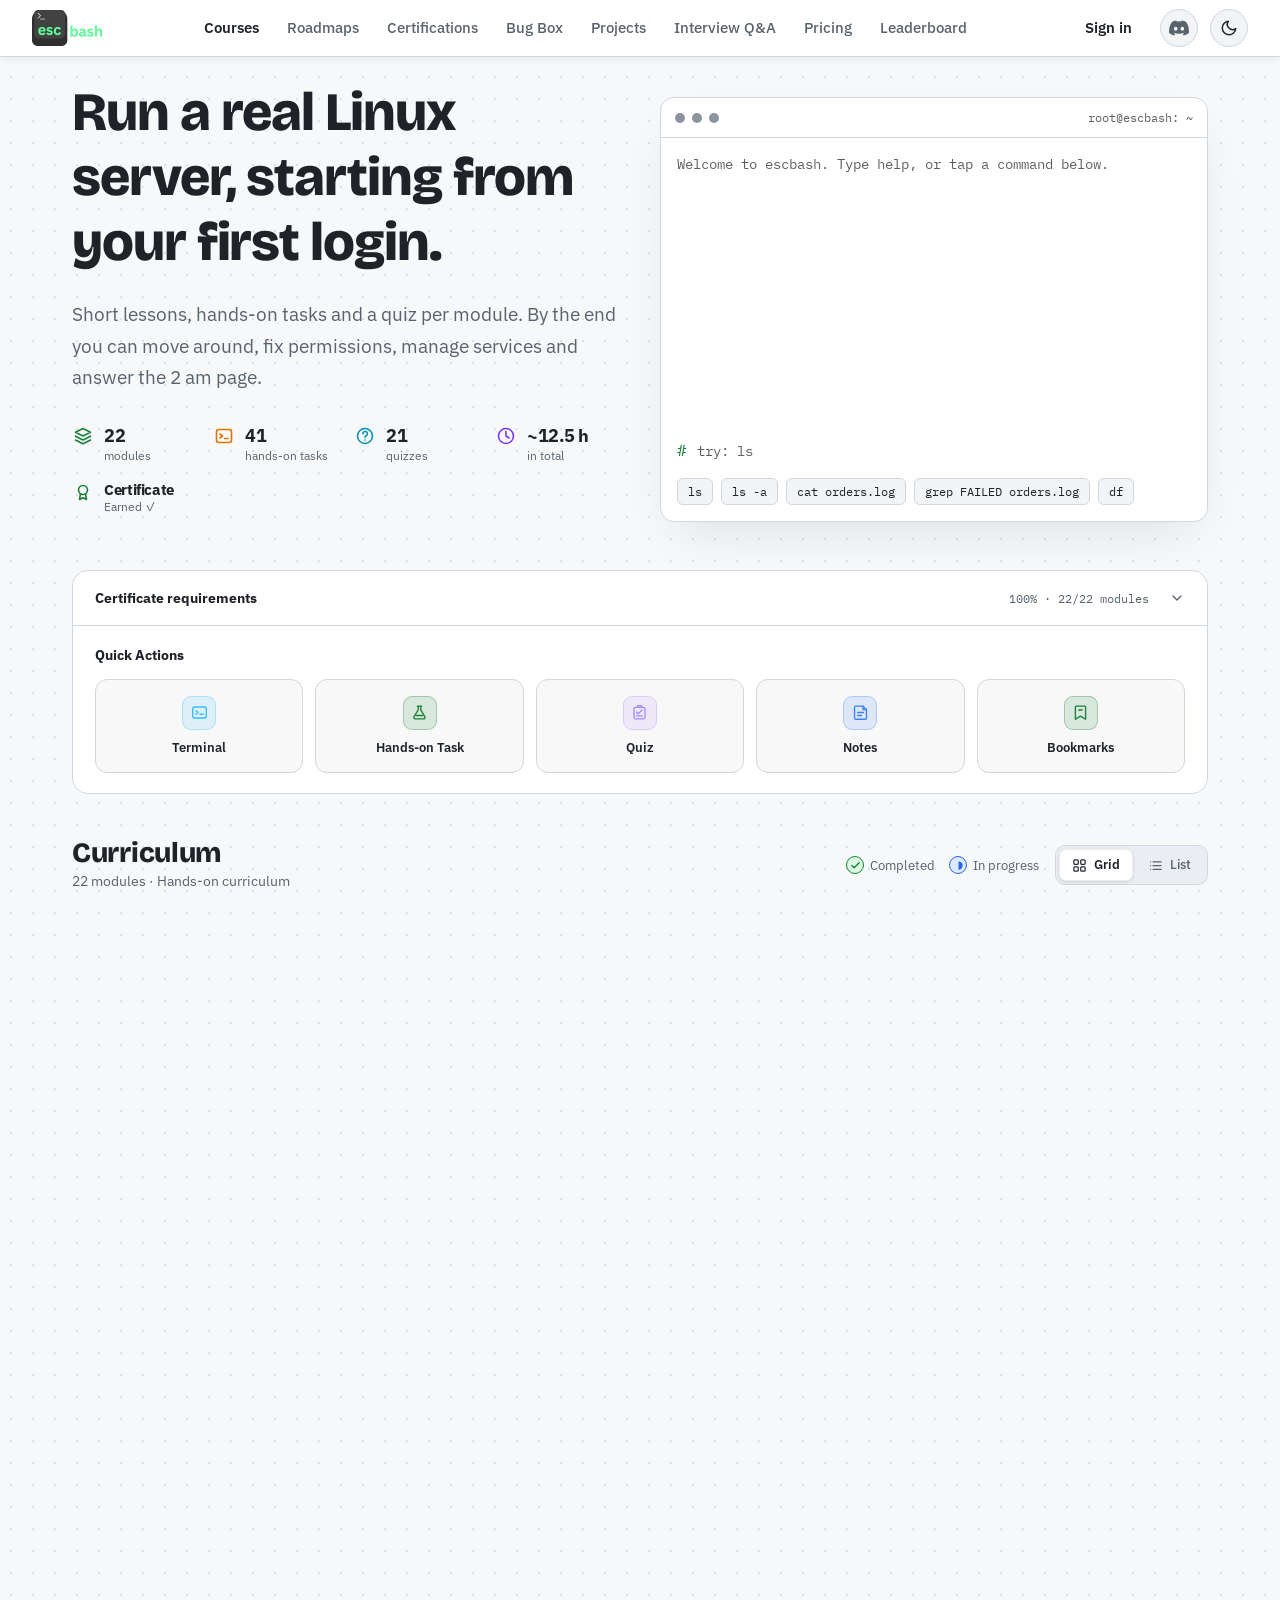
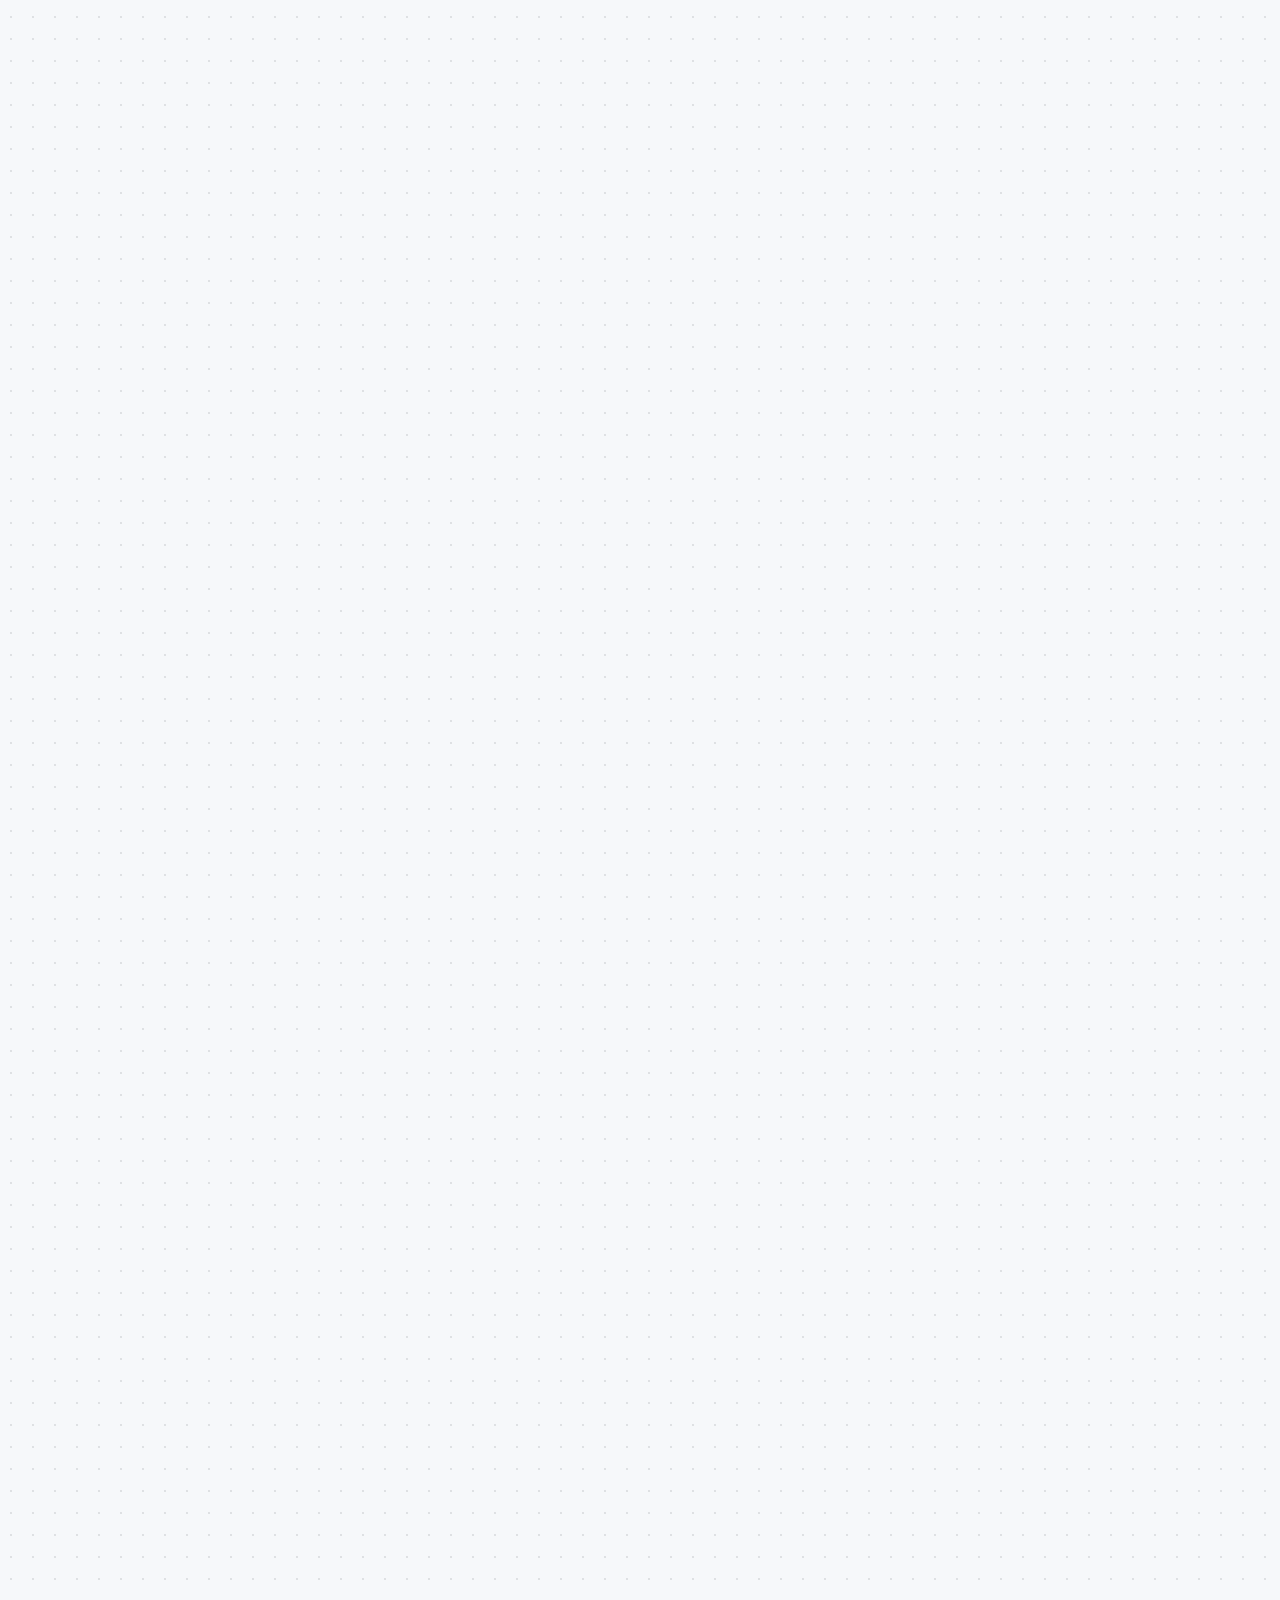
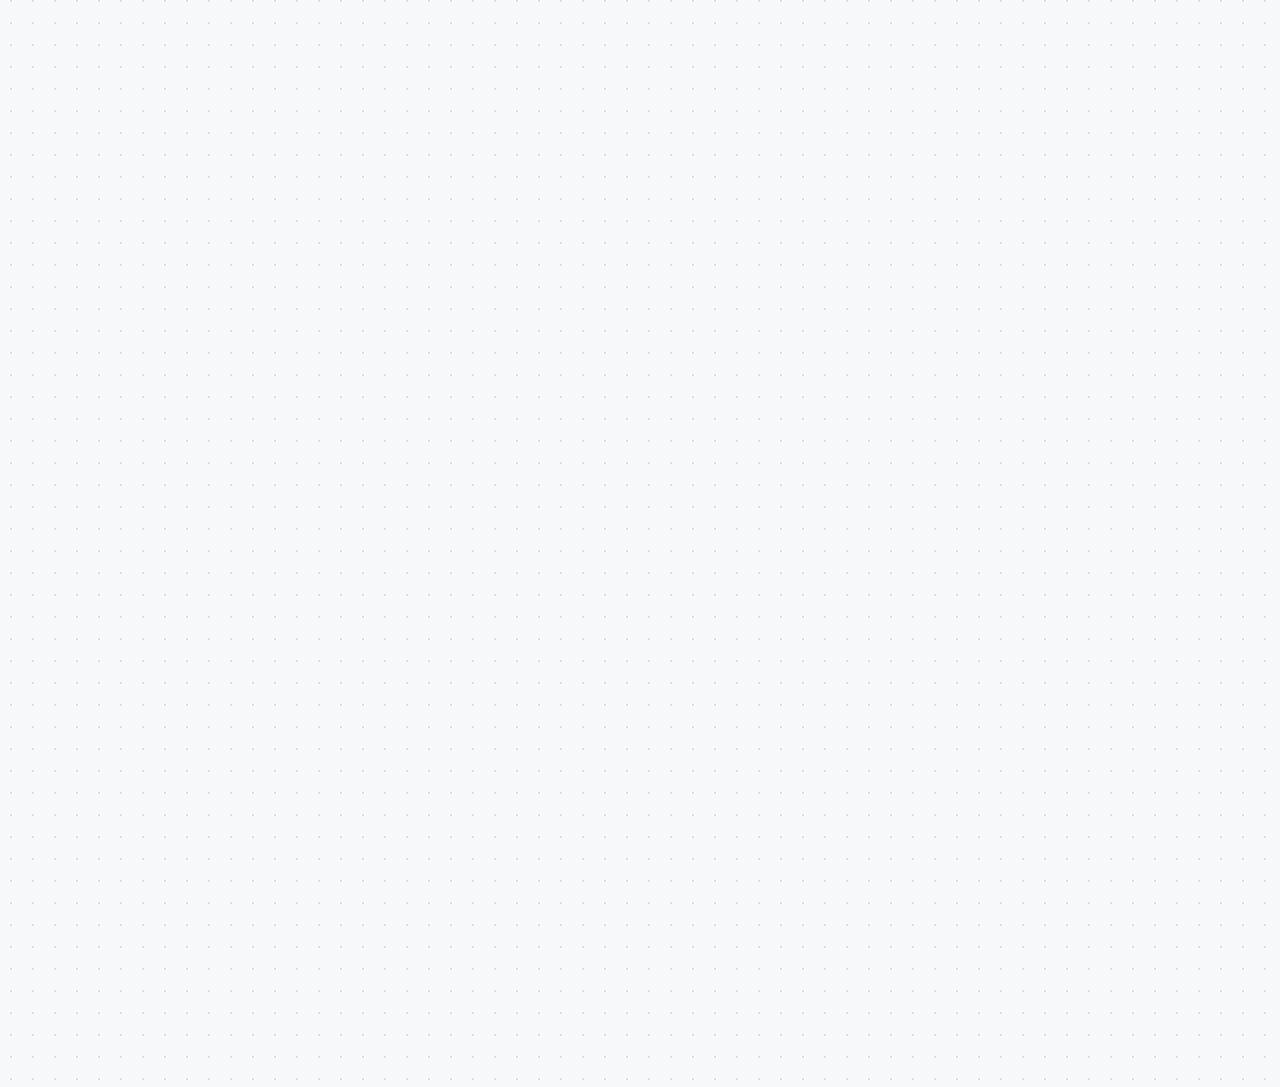
<file: course-complete.html>
<!doctype html>
<html lang="en" data-course-variant="complete">
  <head>
    <meta charset="utf-8" />
    <meta
      name="viewport"
      content="width=device-width, initial-scale=1, viewport-fit=cover"
    />
    <title>escbash - Linux Course Completed · Certificate of Completion</title>
    <link
      rel="stylesheet"
      href="https://fonts.googleapis.com/css2?family=Bricolage+Grotesque:wght@500;700;800&family=IBM+Plex+Mono:wght@400;500&family=IBM+Plex+Sans:wght@400;500&family=Manrope:wght@600;700&display=swap"
    />
    <script src="JS/theme-init.js"></script>
    <link rel="stylesheet" href="CSS/linux-course.css" />
  </head>
  <body data-reveal-grid="true" data-all-courses-href="linux-course.html#topics">
    <svg
      width="0"
      height="0"
      style="position: absolute"
      aria-hidden="true"
      focusable="false"
    >
      <symbol id="tux" viewBox="0 0 249.149 304.188">
        <title id="title20046">Tux</title>
        <defs id="defs27452">
          <linearGradient id="linearGradient28799-4">
            <stop
              style="stop-color: #fefefc; stop-opacity: 1"
              offset="0"
              id="stop28801-13"
            />
            <stop
              id="stop28807-8"
              offset="0.8"
              style="stop-color: #fefefc; stop-opacity: 1"
            />
            <stop
              style="stop-color: #d4d4d4; stop-opacity: 1"
              offset="1"
              id="stop28803-8"
            />
          </linearGradient>
          <linearGradient id="linearGradient28799-5-4">
            <stop
              style="stop-color: #fefefc; stop-opacity: 1"
              offset="0"
              id="stop28801-1-2"
            />
            <stop
              id="stop28807-2-5"
              offset="0.8"
              style="stop-color: #fefefc; stop-opacity: 1"
            />
            <stop
              style="stop-color: #d4d4d4; stop-opacity: 1"
              offset="1"
              id="stop28803-6-6"
            />
          </linearGradient>
          <clipPath id="clipPath14186-9" clipPathUnits="userSpaceOnUse">
            <path
              style="fill: #402c07; fill-opacity: 1; stroke: none"
              d="m 137.6,281 c 1.6,-0.7 3.4,-0.8 5.1,-0.5 1.7,0.3 3.3,1 4.7,2 2.9,1.9 5,4.8 7,7.6 4.7,6.4 9.2,13 13.2,19.8 3.3,5.5 6.3,11.3 10.2,16.5 2.5,3.4 5.3,6.5 7.8,9.9 2.5,3.4 4.7,7.1 5.8,11.1 1.4,5.3 0.9,11.1 -1.6,16 -1.8,3.4 -4.5,6.4 -7.8,8.3 -3.3,2 -7.2,3 -11,2.9 -6.1,-0.2 -11.7,-3.3 -17.4,-5.5 -11.6,-4.6 -24.2,-6.1 -36.1,-9.7 -3.7,-1.1 -7.3,-2.4 -11,-3.4 -1.6,-0.5 -3.3,-0.8 -4.9,-1.6 -1.6,-0.7 -3,-1.7 -3.9,-3.2 -0.7,-1.1 -0.9,-2.5 -0.9,-3.8 0,-1.3 0.3,-2.6 0.8,-3.9 0.9,-2.5 2.3,-4.7 3.3,-7.2 1.6,-4 1.9,-8.4 1.7,-12.7 -0.2,-4.3 -0.9,-8.5 -1.2,-12.8 -0.1,-1.9 -0.2,-3.9 0.2,-5.7 0.4,-1.9 1.2,-3.7 2.6,-5.1 1.3,-1.2 3,-2 4.7,-2.3 1.7,-0.4 3.5,-0.4 5.3,-0.3 1.8,0 3.5,0.1 5.3,-0 1.8,-0.1 3.5,-0.5 5.1,-1.4 1.5,-0.8 2.7,-2.1 3.6,-3.4 1,-1.4 1.8,-2.8 2.6,-4.3 0.8,-1.5 1.7,-2.9 2.7,-4.2 1.1,-1.3 2.4,-2.4 3.9,-3.1"
              id="path14188-1"
            />
          </clipPath>
          <linearGradient id="linearGradient14132-6">
            <stop
              id="stop14134-2"
              offset="0"
              style="stop-color: #b98309; stop-opacity: 1"
            />
            <stop
              id="stop14136-2"
              offset="1"
              style="stop-color: #382605; stop-opacity: 1"
            />
          </linearGradient>
          <filter
            style="color-interpolation-filters: sRGB"
            height="1.2"
            y="-0.1"
            width="1.2"
            x="-0.1"
            id="filter14148-8"
          >
            <feGaussianBlur
              id="feGaussianBlur14150-8"
              stdDeviation="3.9237191"
            />
          </filter>
          <filter style="color-interpolation-filters: sRGB" id="filter14140-3">
            <feGaussianBlur
              id="feGaussianBlur14142-5"
              stdDeviation="2.4365744"
            />
          </filter>
          <linearGradient id="linearGradient14168-5">
            <stop
              id="stop14170-8"
              offset="0"
              style="stop-color: #ebc40c; stop-opacity: 1"
            />
            <stop
              id="stop14172-0"
              offset="1"
              style="stop-color: #ebc40c; stop-opacity: 0"
            />
          </linearGradient>
          <filter style="color-interpolation-filters: sRGB" id="filter14176-5">
            <feGaussianBlur
              id="feGaussianBlur14178-0"
              stdDeviation="0.3702557"
            />
          </filter>
          <filter
            style="color-interpolation-filters: sRGB"
            height="1.1"
            y="-0"
            width="1.2"
            x="-0.1"
            id="filter15053-7"
          >
            <feGaussianBlur
              id="feGaussianBlur15055-3"
              stdDeviation="1.1322032"
            />
          </filter>
          <linearGradient id="linearGradient14830-4">
            <stop
              style="stop-color: #7c7c7c; stop-opacity: 1"
              offset="0"
              id="stop14832-6"
            />
            <stop
              style="stop-color: #7c7c7c; stop-opacity: 0.3"
              offset="1"
              id="stop14834-5"
            />
          </linearGradient>
          <filter
            style="color-interpolation-filters: sRGB"
            height="1.3"
            y="-0.2"
            width="1.1"
            x="-0.1"
            id="filter14812-5"
          >
            <feGaussianBlur
              id="feGaussianBlur14814-2"
              stdDeviation="1.0252435"
            />
          </filter>
          <linearGradient id="linearGradient14830-8-1">
            <stop
              style="stop-color: #7c7c7c; stop-opacity: 1"
              offset="0"
              id="stop14832-2-5"
            />
            <stop
              style="stop-color: #7c7c7c; stop-opacity: 0.3"
              offset="1"
              id="stop14834-8-0"
            />
          </linearGradient>
          <filter
            style="color-interpolation-filters: sRGB"
            height="1.3"
            y="-0.2"
            width="1.1"
            x="-0.1"
            id="filter14812-0-9"
          >
            <feGaussianBlur
              id="feGaussianBlur14814-6-7"
              stdDeviation="1.0252435"
            />
          </filter>
          <linearGradient id="linearGradient14518-6">
            <stop
              style="stop-color: #110800; stop-opacity: 1"
              offset="0"
              id="stop14540-0"
            />
            <stop
              id="stop14542-5"
              offset="0.6"
              style="stop-color: #a65a00; stop-opacity: 0.8"
            />
            <stop
              id="stop14522-4"
              offset="1"
              style="stop-color: #ff921e; stop-opacity: 0"
            />
          </linearGradient>
          <filter
            style="color-interpolation-filters: sRGB"
            height="1.5"
            y="-0.2"
            width="1.4"
            x="-0.2"
            id="filter14897-2"
          >
            <feGaussianBlur
              id="feGaussianBlur14899-5"
              stdDeviation="2.8444356"
            />
          </filter>
          <linearGradient id="linearGradient14518-2-2">
            <stop
              style="stop-color: #110800; stop-opacity: 1"
              offset="0"
              id="stop14540-5-0"
            />
            <stop
              id="stop14542-2-7"
              offset="0.6"
              style="stop-color: #a65a00; stop-opacity: 0.8"
            />
            <stop
              id="stop14522-2-1"
              offset="1"
              style="stop-color: #ff921e; stop-opacity: 0"
            />
          </linearGradient>
          <filter
            style="color-interpolation-filters: sRGB"
            height="1.2"
            y="-0.1"
            width="1.2"
            x="-0.1"
            id="filter14951-8"
          >
            <feGaussianBlur
              id="feGaussianBlur14953-7"
              stdDeviation="1.2967831"
            />
          </filter>
          <filter
            style="color-interpolation-filters: sRGB"
            height="1.5"
            y="-0.3"
            width="1.9"
            x="-0.5"
            id="filter15211-9"
          >
            <feGaussianBlur
              id="feGaussianBlur15213-7"
              stdDeviation="0.85991809"
            />
          </filter>
          <filter
            style="color-interpolation-filters: sRGB"
            height="2"
            y="-0.5"
            width="2.2"
            x="-0.6"
            id="filter14706-3"
          >
            <feGaussianBlur
              id="feGaussianBlur14708-8"
              stdDeviation="2.6400036"
            />
          </filter>
          <linearGradient id="linearGradient15103-0">
            <stop
              id="stop15105-1"
              offset="0"
              style="stop-color: #000000; stop-opacity: 1"
            />
            <stop
              id="stop15107-6"
              offset="1"
              style="stop-color: #000000; stop-opacity: 0"
            />
          </linearGradient>
          <filter style="color-interpolation-filters: sRGB" id="filter15115-3">
            <feGaussianBlur
              id="feGaussianBlur15117-8"
              stdDeviation="2.2091576"
            />
          </filter>
          <linearGradient id="linearGradient14392-8">
            <stop
              id="stop14394-3"
              offset="0"
              style="stop-color: #3e2a06; stop-opacity: 1"
            />
            <stop
              id="stop14396-0"
              offset="1"
              style="stop-color: #ad780a; stop-opacity: 1"
            />
          </linearGradient>
          <filter
            style="color-interpolation-filters: sRGB"
            height="1.3"
            y="-0.1"
            width="1.3"
            x="-0.1"
            id="filter14416-8"
          >
            <feGaussianBlur
              id="feGaussianBlur14418-5"
              stdDeviation="4.7787162"
            />
          </filter>
          <filter
            style="color-interpolation-filters: sRGB"
            height="1.2"
            y="-0.1"
            width="1.2"
            x="-0.1"
            id="filter14432-2"
          >
            <feGaussianBlur
              id="feGaussianBlur14434-2"
              stdDeviation="3.1725155"
            />
          </filter>
          <linearGradient id="linearGradient17009">
            <stop
              id="stop17011"
              offset="0"
              style="stop-color: #f3cd0c; stop-opacity: 1"
            />
            <stop
              id="stop17013"
              offset="1"
              style="stop-color: #f3cd0c; stop-opacity: 0"
            />
          </linearGradient>
          <filter
            style="color-interpolation-filters: sRGB"
            height="1.3"
            y="-0.1"
            width="1"
            x="-0"
            id="filter17044"
          >
            <feGaussianBlur
              id="feGaussianBlur17046"
              stdDeviation="0.47946431"
            />
          </filter>
          <filter
            style="color-interpolation-filters: sRGB"
            height="1.3"
            y="-0.2"
            width="1.4"
            x="-0.2"
            id="filter15185-2"
          >
            <feGaussianBlur
              id="feGaussianBlur15187-7"
              stdDeviation="0.90083196"
            />
          </filter>
          <filter
            style="color-interpolation-filters: sRGB"
            id="filter4592-2"
            x="-0.8"
            width="2.6"
            y="-0.1"
            height="1.1"
          >
            <feGaussianBlur
              stdDeviation="1.4463082"
              id="feGaussianBlur4594-6"
            />
          </filter>
          <linearGradient id="linearGradient4417-8-5">
            <stop
              style="stop-color: #000000; stop-opacity: 1"
              offset="0"
              id="stop4419-4-4"
            />
            <stop
              style="stop-color: #000000; stop-opacity: 0.2"
              offset="1"
              id="stop4421-2-0"
            />
          </linearGradient>
          <filter style="color-interpolation-filters: sRGB" id="filter4538-7">
            <feGaussianBlur
              stdDeviation="0.7854602"
              id="feGaussianBlur4540-9"
            />
          </filter>
          <filter style="color-interpolation-filters: sRGB" id="filter4427-5-7">
            <feGaussianBlur
              stdDeviation="1.1383167"
              id="feGaussianBlur4429-4-8"
            />
          </filter>
          <linearGradient id="linearGradient4417-0">
            <stop
              style="stop-color: #000000; stop-opacity: 1"
              offset="0"
              id="stop4419-8"
            />
            <stop
              style="stop-color: #000000; stop-opacity: 0.2"
              offset="1"
              id="stop4421-8"
            />
          </linearGradient>
          <filter style="color-interpolation-filters: sRGB" id="filter4487-6">
            <feGaussianBlur
              stdDeviation="0.6434074"
              id="feGaussianBlur4489-4"
            />
          </filter>
          <filter
            style="color-interpolation-filters: sRGB"
            height="1.1"
            y="-0"
            width="1.2"
            x="-0.1"
            id="filter14666-9"
          >
            <feGaussianBlur
              id="feGaussianBlur14668-7"
              stdDeviation="1.352085"
            />
          </filter>
          <linearGradient id="linearGradient29652-2">
            <stop
              id="stop29654-6"
              offset="0"
              style="stop-color: #c8c8c8; stop-opacity: 1"
            />
            <stop
              id="stop29656-1"
              offset="1"
              style="stop-color: #797978; stop-opacity: 1"
            />
          </linearGradient>
          <linearGradient id="linearGradient28469-0">
            <stop
              id="stop28479-4"
              offset="0"
              style="stop-color: #d2940a; stop-opacity: 1"
            />
            <stop
              id="stop28477-2"
              offset="0.8"
              style="stop-color: #d89c08; stop-opacity: 1"
            />
            <stop
              style="stop-color: #b67e07; stop-opacity: 1"
              offset="0.9"
              id="stop28485-7"
            />
            <stop
              style="stop-color: #946106; stop-opacity: 1"
              offset="1"
              id="stop28473-1"
            />
          </linearGradient>
          <filter
            style="color-interpolation-filters: sRGB"
            id="filter28502-8"
            x="-0.2"
            width="1.3"
            y="-0.2"
            height="1.4"
          >
            <feGaussianBlur
              stdDeviation="0.89858666"
              id="feGaussianBlur28504-3"
            />
          </filter>
          <filter style="color-interpolation-filters: sRGB" id="filter15145-6">
            <feGaussianBlur
              id="feGaussianBlur15147-1"
              stdDeviation="0.75821369"
            />
          </filter>
          <linearGradient id="linearGradient28275-8">
            <stop
              style="stop-color: #ad780a; stop-opacity: 1"
              offset="0"
              id="stop28277-1"
            />
            <stop
              id="stop28291-9"
              offset="0.1"
              style="stop-color: #d89e08; stop-opacity: 1"
            />
            <stop
              id="stop28289-6"
              offset="0.3"
              style="stop-color: #edb80b; stop-opacity: 1"
            />
            <stop
              id="stop28287-6"
              offset="0.4"
              style="stop-color: #ebc80d; stop-opacity: 1"
            />
            <stop
              id="stop28285-7"
              offset="0.5"
              style="stop-color: #f5d838; stop-opacity: 1"
            />
            <stop
              id="stop28283-7"
              offset="0.8"
              style="stop-color: #f6d811; stop-opacity: 1"
            />
            <stop
              style="stop-color: #f5cd31; stop-opacity: 1"
              offset="1"
              id="stop28279-5"
            />
          </linearGradient>
          <filter
            style="color-interpolation-filters: sRGB"
            height="1.3"
            y="-0.1"
            width="1.3"
            x="-0.2"
            id="filter14963-7"
          >
            <feGaussianBlur
              id="feGaussianBlur14965-0"
              stdDeviation="0.84878819"
            />
          </filter>
          <linearGradient id="linearGradient29529-6">
            <stop
              style="stop-color: #3a2903; stop-opacity: 1"
              offset="0"
              id="stop29531-0"
            />
            <stop
              id="stop29539-7"
              offset="0.6"
              style="stop-color: #735208; stop-opacity: 1"
            />
            <stop
              style="stop-color: #ac8c04; stop-opacity: 1"
              offset="1"
              id="stop29533-8"
            />
          </linearGradient>
          <filter style="color-interpolation-filters: sRGB" id="filter15177-1">
            <feGaussianBlur
              id="feGaussianBlur15179-3"
              stdDeviation="0.11039302"
            />
          </filter>
          <filter
            style="color-interpolation-filters: sRGB"
            height="1.2"
            y="-0.1"
            width="1.2"
            x="-0.1"
            id="filter15173-0"
          >
            <feGaussianBlur
              id="feGaussianBlur15175-4"
              stdDeviation="0.11039302"
            />
          </filter>
          <linearGradient id="linearGradient28572-7">
            <stop
              style="stop-color: #f5ce2d; stop-opacity: 1"
              offset="0"
              id="stop28574-5"
            />
            <stop
              style="stop-color: #d79b08; stop-opacity: 1"
              offset="1"
              id="stop28576-0"
            />
          </linearGradient>
          <filter
            style="color-interpolation-filters: sRGB"
            id="filter28584-4"
            x="-0.1"
            width="1.2"
            y="-0.1"
            height="1.3"
          >
            <feGaussianBlur
              stdDeviation="0.2640625"
              id="feGaussianBlur28586-3"
            />
          </filter>
          <linearGradient id="linearGradient29477-3">
            <stop
              style="stop-color: #757574; stop-opacity: 0"
              offset="0"
              id="stop29479-5"
            />
            <stop
              id="stop29487-5"
              offset="0.3"
              style="stop-color: #757574; stop-opacity: 1"
            />
            <stop
              id="stop29485-0"
              offset="0.5"
              style="stop-color: #757574; stop-opacity: 1"
            />
            <stop
              style="stop-color: #757574; stop-opacity: 0"
              offset="1"
              id="stop29481-3"
            />
          </linearGradient>
          <filter
            style="color-interpolation-filters: sRGB"
            id="filter29493-2"
            x="-0.2"
            width="1.5"
            y="-0.1"
            height="1.3"
          >
            <feGaussianBlur
              stdDeviation="0.51262416"
              id="feGaussianBlur29495-7"
            />
          </filter>
          <linearGradient id="linearGradient29336-6">
            <stop
              style="stop-color: #646464; stop-opacity: 0"
              offset="0"
              id="stop29338-1"
            />
            <stop
              id="stop29344-7"
              offset="0.3"
              style="stop-color: #646464; stop-opacity: 0.6"
            />
            <stop
              style="stop-color: #646464; stop-opacity: 1"
              offset="0.5"
              id="stop29354-5"
            />
            <stop
              id="stop29356-3"
              offset="0.7"
              style="stop-color: #646464; stop-opacity: 0.3"
            />
            <stop
              style="stop-color: #646464; stop-opacity: 0"
              offset="1"
              id="stop29340-6"
            />
          </linearGradient>
          <filter style="color-interpolation-filters: sRGB" id="filter29447-1">
            <feGaussianBlur
              stdDeviation="0.13475369"
              id="feGaussianBlur29449-4"
            />
          </filter>
          <filter style="color-interpolation-filters: sRGB" id="filter29350-1">
            <feGaussianBlur stdDeviation="0.1475" id="feGaussianBlur29352-7" />
          </filter>
          <linearGradient id="linearGradient28976-3">
            <stop
              style="stop-color: #747474; stop-opacity: 1"
              offset="0"
              id="stop28978-7"
            />
            <stop
              id="stop29259-5"
              offset="0.1"
              style="stop-color: #8c8c8c; stop-opacity: 1"
            />
            <stop
              id="stop29257-0"
              offset="0.2"
              style="stop-color: #a4a4a4; stop-opacity: 1"
            />
            <stop
              id="stop28984-4"
              offset="0.5"
              style="stop-color: #d4d4d4; stop-opacity: 1"
            />
            <stop
              style="stop-color: #d4d4d4; stop-opacity: 1"
              offset="0.6"
              id="stop28986-0"
            />
            <stop
              style="stop-color: #7c7c7c; stop-opacity: 1"
              offset="1"
              id="stop28980-2"
            />
          </linearGradient>
          <filter
            style="color-interpolation-filters: sRGB"
            id="filter28927-8"
            x="-0.2"
            width="1.3"
            y="-0.2"
            height="1.4"
          >
            <feGaussianBlur
              stdDeviation="0.24891089"
              id="feGaussianBlur28929-2"
            />
          </filter>
          <linearGradient id="linearGradient28935-8">
            <stop
              style="stop-color: #949494; stop-opacity: 0.4"
              offset="0"
              id="stop28937-7"
            />
            <stop
              id="stop28943-3"
              offset="0.5"
              style="stop-color: #949494; stop-opacity: 1"
            />
            <stop
              style="stop-color: #949494; stop-opacity: 0.4"
              offset="1"
              id="stop28939-8"
            />
          </linearGradient>
          <filter
            style="color-interpolation-filters: sRGB"
            id="filter28949-8"
            x="-0.2"
            width="1.4"
            y="-0.2"
            height="1.4"
          >
            <feGaussianBlur
              stdDeviation="0.51947927"
              id="feGaussianBlur28951-1"
            />
          </filter>
          <filter
            style="color-interpolation-filters: sRGB"
            height="1.6"
            y="-0.3"
            width="1.6"
            x="-0.3"
            id="filter15133-1"
          >
            <feGaussianBlur
              id="feGaussianBlur15135-5"
              stdDeviation="1.7403319"
            />
          </filter>
          <linearGradient id="linearGradient28853-5">
            <stop
              style="stop-color: #020204; stop-opacity: 1"
              offset="0"
              id="stop28855-3"
            />
            <stop
              id="stop28865-0"
              offset="0.7"
              style="stop-color: #020204; stop-opacity: 1"
            />
            <stop
              style="stop-color: #5c5c5c; stop-opacity: 1"
              offset="1"
              id="stop28857-9"
            />
          </linearGradient>
          <linearGradient id="linearGradient28799-3">
            <stop
              style="stop-color: #fefefc; stop-opacity: 1"
              offset="0"
              id="stop28801-6"
            />
            <stop
              id="stop28807-7"
              offset="0.8"
              style="stop-color: #fefefc; stop-opacity: 1"
            />
            <stop
              style="stop-color: #d4d4d4; stop-opacity: 1"
              offset="1"
              id="stop28803-0"
            />
          </linearGradient>
          <linearGradient id="linearGradient28799-5-5">
            <stop
              style="stop-color: #fefefc; stop-opacity: 1"
              offset="0"
              id="stop28801-1-9"
            />
            <stop
              id="stop28807-2-6"
              offset="0.8"
              style="stop-color: #fefefc; stop-opacity: 1"
            />
            <stop
              style="stop-color: #d4d4d4; stop-opacity: 1"
              offset="1"
              id="stop28803-6-3"
            />
          </linearGradient>
          <filter style="color-interpolation-filters: sRGB" id="filter30475-4">
            <feGaussianBlur
              stdDeviation="0.93152507"
              id="feGaussianBlur30477-9"
            />
          </filter>
          <filter
            style="color-interpolation-filters: sRGB"
            id="filter30479-2"
            x="-0.1"
            width="1.2"
            y="-0.1"
            height="1.3"
          >
            <feGaussianBlur
              stdDeviation="2.0355046"
              id="feGaussianBlur30481-9"
            />
          </filter>
          <radialGradient
            r="14.6"
            fy="137.66095"
            fx="223.19559"
            cy="137.7"
            cx="223.2"
            gradientTransform="matrix(0.8,-0,0,1.2,-208.4,-35.5)"
            gradientUnits="userSpaceOnUse"
            id="radialGradient18806"
            xlink:href="#linearGradient28799-5-5"
          />
          <radialGradient
            r="14.6"
            fy="137.66095"
            fx="223.19559"
            cy="137.7"
            cx="223.2"
            gradientTransform="matrix(1.1,-0,0,1.2,-233.5,-35.5)"
            gradientUnits="userSpaceOnUse"
            id="radialGradient18808"
            xlink:href="#linearGradient28799-3"
          />
          <radialGradient
            r="15.4"
            fy="150.65126"
            fx="275.53763"
            cy="150.7"
            cx="275.5"
            gradientTransform="matrix(0.7,-0.5,0.5,0.6,-271.1,183)"
            gradientUnits="userSpaceOnUse"
            id="radialGradient18810"
            xlink:href="#linearGradient28853-5"
          />
          <linearGradient
            y2="140.7"
            x2="219.7"
            y1="132.8"
            x1="213"
            gradientTransform="translate(-60,-58.4)"
            gradientUnits="userSpaceOnUse"
            id="linearGradient18812"
            xlink:href="#linearGradient28935-8"
          />
          <linearGradient
            y2="132.5"
            x2="358.6"
            y1="120"
            x1="337.2"
            gradientTransform="translate(-250)"
            gradientUnits="userSpaceOnUse"
            id="linearGradient18814"
            xlink:href="#linearGradient28976-3"
          />
          <linearGradient
            y2="128"
            x2="308.7"
            y1="114.6"
            x1="294.5"
            gradientTransform="translate(-300,-1)"
            gradientUnits="userSpaceOnUse"
            id="linearGradient18816"
            xlink:href="#linearGradient29336-6"
          />
          <linearGradient
            y2="128.6"
            x2="266.6"
            y1="115.7"
            x1="253.2"
            gradientTransform="translate(-300,-1)"
            gradientUnits="userSpaceOnUse"
            id="linearGradient18818"
            xlink:href="#linearGradient29336-6"
          />
          <linearGradient
            gradientTransform="translate(-50,-58.4)"
            y2="142.5"
            x2="169.9"
            y1="132.1"
            x1="164"
            gradientUnits="userSpaceOnUse"
            id="linearGradient18820"
            xlink:href="#linearGradient29477-3"
          />
          <radialGradient
            r="31.1"
            fy="193.09949"
            fx="294.48483"
            cy="193.1"
            cx="294.5"
            gradientTransform="matrix(0.9,-0.4,0.3,0.7,-244.5,146.7)"
            gradientUnits="userSpaceOnUse"
            id="radialGradient18822"
            xlink:href="#linearGradient28469-0"
          />
          <linearGradient
            y2="157.9"
            x2="313.3"
            y1="158.3"
            x1="256.9"
            gradientTransform="translate(-210)"
            gradientUnits="userSpaceOnUse"
            id="linearGradient18824"
            xlink:href="#linearGradient28275-8"
          />
          <radialGradient
            r="3.2"
            fy="147.09335"
            fx="77.67215"
            cy="147.1"
            cx="77.7"
            gradientTransform="matrix(1,0,0,0.6,60,3.1)"
            gradientUnits="userSpaceOnUse"
            id="radialGradient18826"
            xlink:href="#linearGradient29529-6"
          />
          <radialGradient
            r="1.5"
            fy="147.44128"
            fx="63.125401"
            cy="147.4"
            cx="63.1"
            gradientTransform="matrix(1,0,0,1.1,60,-69.5)"
            gradientUnits="userSpaceOnUse"
            id="radialGradient18828"
            xlink:href="#linearGradient29529-6"
          />
          <linearGradient
            y2="159.8"
            x2="243.5"
            y1="157"
            x1="243"
            gradientUnits="userSpaceOnUse"
            id="linearGradient18830"
            xlink:href="#linearGradient28572-7"
          />
          <radialGradient
            r="35.5"
            fy="126.53491"
            fx="268.06998"
            cy="126.5"
            cx="268.1"
            gradientTransform="matrix(0.2,-0,0,0.2,-3.1,114)"
            gradientUnits="userSpaceOnUse"
            id="radialGradient18832"
            xlink:href="#linearGradient29652-2"
          />
          <radialGradient
            r="27.4"
            fy="220.53755"
            fx="336.22372"
            cy="220.5"
            cx="336.2"
            gradientTransform="matrix(-0.7,0,0,0.8,166.3,50.2)"
            gradientUnits="userSpaceOnUse"
            id="radialGradient18834"
            xlink:href="#linearGradient4417-0"
          />
          <radialGradient
            r="27.4"
            fy="236.36569"
            fx="312.14502"
            cy="236.4"
            cx="312.1"
            gradientTransform="matrix(1,0,0,0.8,-150,-8.1)"
            gradientUnits="userSpaceOnUse"
            id="radialGradient18836"
            xlink:href="#linearGradient4417-8-5"
          />
          <radialGradient
            r="10.8"
            fy="225.13487"
            fx="275.55389"
            cy="225.1"
            cx="275.6"
            gradientTransform="matrix(1,0,0,1.1,-150,-73.2)"
            gradientUnits="userSpaceOnUse"
            id="radialGradient18838"
            xlink:href="#linearGradient4417-8-5"
          />
          <linearGradient
            y2="351.5"
            x2="342"
            y1="323.9"
            x1="338.3"
            gradientTransform="translate(-310)"
            gradientUnits="userSpaceOnUse"
            id="linearGradient18840"
            xlink:href="#linearGradient15103-0"
          />
          <linearGradient
            gradientTransform="translate(-250,-58.4)"
            y2="293.6"
            x2="490.1"
            y1="371.5"
            x1="442"
            gradientUnits="userSpaceOnUse"
            id="linearGradient18842"
            xlink:href="#linearGradient14392-8"
          />
          <linearGradient
            y2="302.3"
            x2="353.7"
            y1="289.6"
            x1="355.2"
            gradientTransform="translate(-150,-60.4)"
            gradientUnits="userSpaceOnUse"
            id="linearGradient18844"
            xlink:href="#linearGradient17009"
          />
          <radialGradient
            r="16.8"
            fy="303.41541"
            fx="363.33957"
            cy="303.4"
            cx="363.3"
            gradientTransform="matrix(1.3,0.4,-0.4,1.4,-150.5,-298.7)"
            gradientUnits="userSpaceOnUse"
            id="radialGradient18846"
            xlink:href="#linearGradient14518-6"
          />
          <radialGradient
            r="16.8"
            fy="303.41541"
            fx="363.33957"
            cy="303.4"
            cx="363.3"
            gradientTransform="matrix(1.3,0.4,-0.4,1.4,-310.5,-240.3)"
            gradientUnits="userSpaceOnUse"
            id="radialGradient18848"
            xlink:href="#linearGradient14518-2-2"
          />
          <radialGradient
            r="20.5"
            fy="246.85757"
            fx="382.23483"
            cy="246.9"
            cx="382.2"
            gradientTransform="matrix(0.4,0.2,-0.1,0.2,260.6,181.9)"
            gradientUnits="userSpaceOnUse"
            id="radialGradient18850"
            xlink:href="#linearGradient14830-4"
          />
          <linearGradient
            y2="279.2"
            x2="361.5"
            y1="279.4"
            x1="358.5"
            gradientUnits="userSpaceOnUse"
            id="linearGradient18852"
            xlink:href="#linearGradient14830-8-1"
          />
          <linearGradient
            gradientTransform="translate(-80,-58.4)"
            y2="381.6"
            x2="170.9"
            y1="301.5"
            x1="123.1"
            gradientUnits="userSpaceOnUse"
            id="linearGradient18854"
            xlink:href="#linearGradient14132-6"
          />
          <linearGradient
            y2="352.3"
            x2="186.6"
            y1="324"
            x1="171.6"
            gradientTransform="translate(-80.5,-60.1)"
            gradientUnits="userSpaceOnUse"
            id="linearGradient18856"
            xlink:href="#linearGradient14168-5"
          />
          <clipPath id="clipPath391" clipPathUnits="userSpaceOnUse">
            <path
              transform="matrix(1,0,0,1,0,-4)"
              style="
                fill: url(#linearGradient395);
                fill-opacity: 1;
                stroke: none;
              "
              d="m 137.6,281 c 1.6,-0.7 3.4,-0.8 5.1,-0.5 1.7,0.3 3.3,1 4.7,2 2.9,1.9 5,4.8 7,7.6 4.7,6.4 9.2,13 13.2,19.8 3.3,5.5 6.3,11.3 10.2,16.5 2.5,3.4 5.3,6.5 7.8,9.9 2.5,3.4 4.7,7.1 5.8,11.1 1.4,5.3 0.9,11.1 -1.6,16 -1.8,3.4 -4.5,6.4 -7.8,8.3 -3.3,2 -7.2,3 -11,2.9 -6.1,-0.2 -11.7,-3.3 -17.4,-5.5 -11.6,-4.6 -24.2,-6.1 -36.1,-9.7 -3.7,-1.1 -7.3,-2.4 -11,-3.4 -1.6,-0.5 -3.3,-0.8 -4.9,-1.6 -1.6,-0.7 -3,-1.7 -3.9,-3.2 -0.7,-1.1 -0.9,-2.5 -0.9,-3.8 0,-1.3 0.3,-2.6 0.8,-3.9 0.9,-2.5 2.3,-4.7 3.3,-7.2 1.6,-4 1.9,-8.4 1.7,-12.7 -0.2,-4.3 -0.9,-8.5 -1.2,-12.8 -0.1,-1.9 -0.2,-3.9 0.2,-5.7 0.4,-1.9 1.2,-3.7 2.6,-5.1 1.3,-1.2 3,-2 4.7,-2.3 1.7,-0.4 3.5,-0.4 5.3,-0.3 1.8,0 3.5,0.1 5.3,-0 1.8,-0.1 3.5,-0.5 5.1,-1.4 1.5,-0.8 2.7,-2.1 3.6,-3.4 1,-1.4 1.8,-2.8 2.6,-4.3 0.8,-1.5 1.7,-2.9 2.7,-4.2 1.1,-1.3 2.4,-2.4 3.9,-3.1"
              id="path393"
            />
          </clipPath>
          <linearGradient
            y2="381.6"
            x2="170.9"
            y1="301.5"
            x1="123.1"
            gradientUnits="userSpaceOnUse"
            id="linearGradient395"
            xlink:href="#linearGradient14132-6"
          />
          <clipPath id="clipPath401" clipPathUnits="userSpaceOnUse">
            <path
              id="path403"
              d="m 137.6,281 c 1.6,-0.7 3.4,-0.8 5.1,-0.5 1.7,0.3 3.3,1 4.7,2 2.9,1.9 5,4.8 7,7.6 4.7,6.4 9.2,13 13.2,19.8 3.3,5.5 6.3,11.3 10.2,16.5 2.5,3.4 5.3,6.5 7.8,9.9 2.5,3.4 4.7,7.1 5.8,11.1 1.4,5.3 0.9,11.1 -1.6,16 -1.8,3.4 -4.5,6.4 -7.8,8.3 -3.3,2 -7.2,3 -11,2.9 -6.1,-0.2 -11.7,-3.3 -17.4,-5.5 -11.6,-4.6 -24.2,-6.1 -36.1,-9.7 -3.7,-1.1 -7.3,-2.4 -11,-3.4 -1.6,-0.5 -3.3,-0.8 -4.9,-1.6 -1.6,-0.7 -3,-1.7 -3.9,-3.2 -0.7,-1.1 -0.9,-2.5 -0.9,-3.8 0,-1.3 0.3,-2.6 0.8,-3.9 0.9,-2.5 2.3,-4.7 3.3,-7.2 1.6,-4 1.9,-8.4 1.7,-12.7 -0.2,-4.3 -0.9,-8.5 -1.2,-12.8 -0.1,-1.9 -0.2,-3.9 0.2,-5.7 0.4,-1.9 1.2,-3.7 2.6,-5.1 1.3,-1.2 3,-2 4.7,-2.3 1.7,-0.4 3.5,-0.4 5.3,-0.3 1.8,0 3.5,0.1 5.3,-0 1.8,-0.1 3.5,-0.5 5.1,-1.4 1.5,-0.8 2.7,-2.1 3.6,-3.4 1,-1.4 1.8,-2.8 2.6,-4.3 0.8,-1.5 1.7,-2.9 2.7,-4.2 1.1,-1.3 2.4,-2.4 3.9,-3.1"
              style="
                fill: url(#linearGradient405);
                fill-opacity: 1;
                stroke: none;
              "
              transform="translate(-240,-1)"
            />
          </clipPath>
          <linearGradient
            y2="381.6"
            x2="170.9"
            y1="301.5"
            x1="123.1"
            gradientUnits="userSpaceOnUse"
            id="linearGradient405"
            xlink:href="#linearGradient14132-6"
          />
          <clipPath id="clipPath419" clipPathUnits="userSpaceOnUse">
            <path
              clip-path="none"
              id="path421"
              d="m 513.2,336.6 c -2.6,3.1 -6.3,5.2 -9.9,7 -6.2,3.2 -12.6,5.9 -18.4,9.7 -3.9,2.5 -7.5,5.5 -10.9,8.7 -2.9,2.8 -5.6,5.7 -8.8,8 -3.3,2.4 -7,4.1 -11,4.7 -4.8,0.7 -9.8,-0.2 -14.3,-2.2 -3.1,-1.4 -6.2,-3.3 -8,-6.2 -1.8,-2.9 -2.2,-6.5 -2.2,-9.9 -0,-6.1 1.1,-12.1 2.2,-18.1 0.9,-5 1.7,-10 2.3,-15 1,-9.1 1,-18.4 0.3,-27.5 -0.1,-1.5 -0.2,-3.1 -0,-4.6 0.2,-1.5 0.9,-3 2,-4 1.1,-0.9 2.5,-1.3 3.9,-1.4 1.4,-0.1 2.8,0.1 4.2,0.4 3.3,0.5 6.7,0.9 9.9,1.7 2,0.5 4,1.3 6.1,1.8 3.4,0.9 7,1.4 10.5,1 3.8,-0.4 7.4,-1.9 11.2,-1.8 1.6,0 3.1,0.3 4.6,0.8 1.5,0.5 3,1.2 4.1,2.3 0.8,0.9 1.4,1.9 1.9,3.1 0.7,1.7 1,3.5 1.2,5.2 0.1,1.6 0.1,3.2 0.4,4.8 0.5,2.6 1.8,4.9 3.5,6.9 1.7,2 3.7,3.7 5.7,5.4 2,1.7 4,3.4 6.2,4.8 1,0.7 2.1,1.3 3,2.1 1,0.8 1.8,1.6 2.4,2.7 0.8,1.4 1.1,3.2 0.5,4.9 -0.5,1.7 -1.5,3.3 -2.7,4.7 z"
              style="
                display: inline;
                fill: url(#linearGradient423);
                fill-opacity: 1;
                stroke: none;
              "
            />
          </clipPath>
          <linearGradient
            y2="293.6"
            x2="490.1"
            y1="371.5"
            x1="442"
            gradientTransform="translate(-250,-58.4)"
            gradientUnits="userSpaceOnUse"
            id="linearGradient423"
            xlink:href="#linearGradient14392-8"
          />
          <clipPath id="clipPath426" clipPathUnits="userSpaceOnUse">
            <path
              clip-path="none"
              id="path428"
              d="m 509.4,335.7 c -2.3,2.5 -5.5,4.2 -8.7,5.7 -5.4,2.6 -11,4.8 -16.1,7.9 -3.4,2.1 -6.6,4.5 -9.5,7.1 -2.5,2.2 -4.9,4.6 -7.7,6.5 -2.8,1.9 -6.1,3.3 -9.6,3.8 -4.2,0.6 -8.6,-0.2 -12.5,-1.8 -2.7,-1.1 -5.4,-2.7 -7,-5.1 -1.6,-2.4 -1.9,-5.3 -2,-8.1 -0,-4.9 1,-9.8 1.9,-14.7 0.8,-4 1.5,-8.1 2,-12.2 0.9,-7.4 0.9,-14.9 0.3,-22.3 -0.1,-1.2 -0.2,-2.5 -0,-3.7 0.2,-1.2 0.7,-2.5 1.8,-3.3 0.9,-0.8 2.2,-1.1 3.4,-1.1 1.2,-0.1 2.5,0.1 3.7,0.3 2.9,0.4 5.8,0.7 8.7,1.4 1.8,0.4 3.5,1 5.3,1.5 3,0.7 6.1,1.1 9.2,0.8 3.3,-0.4 6.5,-1.5 9.8,-1.4 1.4,0 2.7,0.3 4,0.6 1.3,0.4 2.6,0.9 3.6,1.9 0.7,0.7 1.3,1.6 1.6,2.5 0.6,1.4 0.9,2.8 1,4.3 0.1,1.3 0.1,2.6 0.4,3.9 0.4,2.1 1.6,4 3.1,5.6 1.5,1.6 3.2,3 5,4.4 1.7,1.4 3.5,2.7 5.4,3.9 0.9,0.6 1.8,1.1 2.6,1.7 0.8,0.6 1.6,1.3 2.1,2.2 0.7,1.2 0.9,2.6 0.5,4 -0.5,1.4 -1.3,2.7 -2.3,3.8 z"
              style="
                display: inline;
                fill: url(#linearGradient430);
                fill-opacity: 1;
                stroke: none;
                stroke-width: 0.8;
              "
            />
          </clipPath>
          <linearGradient
            y2="293.6"
            x2="490.1"
            y1="371.5"
            x1="442"
            gradientTransform="matrix(0.9,0,0,0.8,-158.4,15.2)"
            gradientUnits="userSpaceOnUse"
            id="linearGradient430"
            xlink:href="#linearGradient14392-8"
          />
          <clipPath id="clipPath433" clipPathUnits="userSpaceOnUse">
            <path
              clip-path="none"
              id="path435"
              d="m 263.2,278.3 c -2.6,3.1 -6.3,5.2 -9.9,7 -6.2,3.2 -12.6,5.9 -18.4,9.7 -3.9,2.5 -7.5,5.5 -10.9,8.7 -2.9,2.8 -5.6,5.7 -8.8,8 -3.3,2.4 -7,4.1 -11,4.7 -4.8,0.7 -9.8,-0.2 -14.3,-2.2 -3.1,-1.4 -6.2,-3.3 -8,-6.2 -1.8,-2.9 -2.2,-6.5 -2.2,-9.9 -0,-6.1 1.1,-12.1 2.2,-18.1 0.9,-5 1.7,-10 2.3,-15 1,-9.1 1,-18.4 0.3,-27.5 -0.1,-1.5 -0.2,-3.1 -0,-4.6 0.2,-1.5 0.9,-3 2,-4 1.1,-0.9 2.5,-1.3 3.9,-1.4 1.4,-0.1 2.8,0.1 4.2,0.4 3.3,0.5 6.7,0.9 9.9,1.7 2,0.5 4,1.3 6.1,1.8 3.4,0.9 7,1.4 10.5,1 3.8,-0.4 7.4,-1.9 11.2,-1.8 1.6,0 3.1,0.3 4.6,0.8 1.5,0.5 3,1.2 4.1,2.3 0.8,0.9 1.4,1.9 1.9,3.1 0.7,1.7 1,3.5 1.2,5.2 0.1,1.6 0.1,3.2 0.4,4.8 0.5,2.6 1.8,4.9 3.5,6.9 1.7,2 3.7,3.7 5.7,5.4 2,1.7 4,3.4 6.2,4.8 1,0.7 2.1,1.3 3,2.1 1,0.8 1.8,1.6 2.4,2.7 0.8,1.4 1.1,3.2 0.5,4.9 -0.5,1.7 -1.5,3.3 -2.7,4.7 z"
              style="
                display: inline;
                fill: url(#linearGradient437);
                fill-opacity: 1;
                stroke: none;
              "
            />
          </clipPath>
          <linearGradient
            y2="293.6"
            x2="490.1"
            y1="371.5"
            x1="442"
            gradientTransform="translate(-500,-116.7)"
            gradientUnits="userSpaceOnUse"
            id="linearGradient437"
            xlink:href="#linearGradient14392-8"
          />
          <clipPath id="clipPath504" clipPathUnits="userSpaceOnUse">
            <path
              d="m 304.8,225.4 c 6,4.9 9.8,12.3 10.9,20 0.9,6 0.3,12.2 -1,18.1 -1.3,5.9 -3.4,11.7 -5.4,17.4 -0.8,2.3 -1.6,4.6 -2,7 -0.3,2.4 -0.1,5 1,7.1 1.3,2.4 3.7,4.1 6.4,4.9 2.6,0.8 5.4,0.8 8,0.1 2.6,-0.7 5.1,-2 7.2,-3.6 5.4,-4.3 8.7,-10.9 10,-17.8 1.3,-6.9 0.7,-14 -0.5,-20.8 -1.6,-9.4 -4.3,-18.6 -7.7,-27.4 -2.5,-6.5 -5.8,-12.7 -9.6,-18.5 -3.8,-5.7 -9.1,-10.1 -13.1,-15.6 -1.4,-1.9 -3,-3.9 -4.4,-5.9 -2.9,-4.2 -2.3,-3.4 -4.1,-6.1 -1.3,-2 -3.4,-2.6 -5.6,-3.5 -2.2,-0.9 -4.6,-1.1 -6.9,-0.5 -3,0.9 -5.4,3.2 -6.7,6.1 -1.3,2.9 -1.5,6.1 -1,9.2 0.6,4 2.4,7.7 4.5,11.2 2.3,3.9 4.9,7.7 8.4,10.7 3.6,3.1 8,5.1 11.6,8.1"
              id="path506"
              style="
                display: inline;
                fill: #020204;
                fill-opacity: 1;
                stroke: none;
                stroke-width: 1;
              "
            />
          </clipPath>
          <clipPath id="clipPath508" clipPathUnits="userSpaceOnUse">
            <path
              style="
                display: inline;
                fill: #020204;
                fill-opacity: 1;
                stroke: none;
              "
              d="m 240.5,195 c -7.1,8 -14.4,15.8 -18.3,24.5 -2,4.4 -2.9,9.2 -4.3,13.8 -1.5,5.3 -3.6,10.4 -6,15.3 -2.2,4.6 -4.5,9.1 -6.9,13.5 -1.7,3.3 -3.5,6.6 -4.1,10.2 -0.5,2.9 -0.2,5.8 0.5,8.7 0.7,2.8 1.9,5.5 3.2,8.1 5.7,11.1 14.2,20.6 24.2,27.9 4.6,3.3 9.5,6.2 14.6,8.5 2.8,1.3 5.7,2.4 8.8,2.5 1.5,0 3.1,-0.2 4.5,-0.8 1.4,-0.6 2.7,-1.6 3.5,-2.9 1,-1.6 1.4,-3.5 1.2,-5.4 -0.2,-1.9 -0.9,-3.7 -1.9,-5.3 -2.4,-3.9 -6.2,-6.8 -9.8,-9.6 -7.8,-6.1 -15.4,-12.5 -22.7,-19.2 -2,-1.9 -4.1,-3.9 -5.5,-6.3 -1.4,-2.3 -2.1,-5 -2.7,-7.7 -1.4,-7.3 -1,-15.1 1.5,-22.1 1,-2.8 2.3,-5.4 3.5,-8 2.2,-4.6 4.2,-9.3 7,-13.5 3.5,-5.2 8.3,-9.7 11.2,-15.3 2.4,-4.7 3.4,-10.1 4.4,-15.3 0.7,-4.1 2.2,-8.1 2.9,-12.2 -1.4,2.7 -5.9,7 -8.7,10.5 z"
              id="path510"
            />
          </clipPath>
          <clipPath id="clipPath533" clipPathUnits="userSpaceOnUse">
            <path
              d="m 386.2,285.3 c -0.4,-1.1 -1.1,-2.1 -2,-2.9 -0.9,-0.8 -1.9,-1.4 -3,-1.9 -2.2,-0.9 -4.5,-1.3 -6.8,-1.7 -2.2,-0.4 -4.3,-0.9 -6.5,-1.3 -2.3,-0.4 -4.6,-0.6 -6.9,-0.1 -2,0.4 -3.8,1.5 -5.3,2.8 -1.5,1.4 -2.6,3.1 -3.5,4.9 -1.5,3.2 -1.9,6.9 -1.7,10.4 0.2,2.6 0.9,5.3 2.6,7.3 1.4,1.6 3.4,2.6 5.4,3.2 3.5,1 7.4,1 10.9,-0.2 5.8,-1.9 10.9,-5.8 14.3,-10.8 1.1,-1.6 2.1,-3.4 2.6,-5.4 0.3,-1.5 0.3,-3.1 -0.2,-4.5"
              id="path535"
              style="
                display: inline;
                fill: #020204;
                fill-opacity: 1;
                stroke: none;
              "
            />
          </clipPath>
          <clipPath id="clipPath538" clipPathUnits="userSpaceOnUse">
            <path
              style="
                display: inline;
                fill: #020204;
                fill-opacity: 1;
                stroke: none;
              "
              id="path540"
              d="m 386.2,285.3 c -0.4,-1.1 -1.1,-2.1 -2,-2.9 -0.9,-0.8 -1.9,-1.4 -3,-1.9 -2.2,-0.9 -4.5,-1.3 -6.8,-1.7 -2.2,-0.4 -4.3,-0.9 -6.5,-1.3 -2.3,-0.4 -4.6,-0.6 -6.9,-0.1 -2,0.4 -3.8,1.5 -5.3,2.8 -1.5,1.4 -2.6,3.1 -3.5,4.9 -1.5,3.2 -1.9,6.9 -1.7,10.4 0.2,2.6 0.9,5.3 2.6,7.3 1.4,1.6 3.4,2.6 5.4,3.2 3.5,1 7.4,1 10.9,-0.2 5.8,-1.9 10.9,-5.8 14.3,-10.8 1.1,-1.6 2.1,-3.4 2.6,-5.4 0.3,-1.5 0.3,-3.1 -0.2,-4.5"
            />
          </clipPath>
          <clipPath id="clipPath622" clipPathUnits="userSpaceOnUse">
            <path
              id="path624"
              d="m 85.8,122.4 c -2.8,1.9 -5.1,4.6 -6.2,7.8 -1.4,4 -0.9,8.5 0.5,12.5 1.4,4.1 3.8,8 7.4,10.5 1.8,1.2 3.9,2.1 6,2.3 2.2,0.3 4.4,-0.1 6.3,-1.1 2.4,-1.2 4.1,-3.4 5.3,-5.8 1.1,-2.4 1.6,-5.1 1.7,-7.7 0.2,-3.4 -0.1,-6.8 -1.2,-10 -1.2,-3.5 -3.4,-6.7 -6.5,-8.7 -1.5,-1 -3.3,-1.7 -5.1,-1.9 -1.8,-0.3 -3.7,-0.1 -5.4,0.6 -1,0.4 -1.9,0.9 -2.8,1.5"
              style="
                display: inline;
                fill: url(#radialGradient626);
                fill-opacity: 1;
                stroke: none;
              "
            />
          </clipPath>
          <radialGradient
            r="14.6"
            fy="137.66095"
            fx="223.19559"
            cy="137.7"
            cx="223.2"
            gradientTransform="matrix(1.1,-0,0,1.2,-15.5,-75.9)"
            gradientUnits="userSpaceOnUse"
            id="radialGradient626"
            xlink:href="#linearGradient28799-3"
          />
          <clipPath id="clipPath631" clipPathUnits="userSpaceOnUse">
            <path
              id="path633"
              d="m 54.2,122.4 c -1.8,0.1 -3.5,0.9 -4.8,2.1 -1.3,1.2 -2.2,2.8 -2.8,4.5 -1.1,3.4 -0.9,7.1 -0.6,10.6 0.2,3.2 0.5,6.5 1.7,9.5 0.6,1.5 1.5,2.9 2.6,4.1 1.1,1.2 2.6,2 4.1,2.4 1.5,0.4 3,0.3 4.5,-0.2 1.4,-0.5 2.8,-1.3 3.8,-2.3 1.6,-1.5 2.6,-3.6 3.3,-5.7 0.6,-2.1 0.8,-4.4 0.8,-6.6 -0,-2.8 -0.4,-5.5 -1.3,-8.2 -0.9,-2.6 -2.2,-5.1 -4.2,-7.1 -0.9,-1 -2,-1.8 -3.2,-2.4 -1.2,-0.6 -2.5,-0.9 -3.9,-0.9"
              style="
                display: inline;
                fill: url(#radialGradient635);
                fill-opacity: 1;
                stroke: none;
              "
            />
          </clipPath>
          <radialGradient
            r="14.6"
            fy="137.66095"
            fx="223.19559"
            cy="137.7"
            cx="223.2"
            gradientTransform="matrix(0.8,-0,0,1.2,9.6,-75.9)"
            gradientUnits="userSpaceOnUse"
            id="radialGradient635"
            xlink:href="#linearGradient28799-5-5"
          />
          <clipPath id="clipPath697" clipPathUnits="userSpaceOnUse">
            <path
              id="path699"
              d="m 214.6,148 c -2.5,-0 -5,0.3 -7.3,0.9 -4.1,1.1 -7.6,2.9 -10.1,5.4 -1.6,0.9 -3.1,1.9 -4.2,3.1 -0.7,0.7 -1.2,1.4 -1.5,2.2 -0.2,0.7 -0.2,1.3 -0.3,2 -0,0.3 -0.1,0.5 -0,0.8 0,0.1 0.1,0.3 0.1,0.4 0,0 0.1,0.1 0.1,0.1 0.1,0.2 0.2,0.3 0.3,0.4 0.3,0.3 0.7,0.5 1.1,0.7 0.4,0.2 0.9,0.4 1.3,0.5 2.3,1 4.2,2.3 6,3.8 2.4,1.9 4.5,4.1 7.5,5.5 2.1,1 4.5,1.6 6.9,1.7 2.8,0.2 5.6,-0.1 8.2,-0.7 2.4,-0.5 4.7,-1.3 6.8,-2.3 3.9,-1.9 7,-4.6 11.4,-5.8 1,-0.3 2,-0.5 2.9,-0.8 0.9,-0.3 1.8,-0.8 2.1,-1.5 0.3,-0.7 0.2,-1.5 0.2,-2.2 0,-0.8 0.3,-1.6 0.3,-2.3 0.1,-0.8 -0,-1.6 -0.6,-2.4 -0.1,-0.2 -0.3,-0.3 -0.5,-0.5 -0.1,-0.3 -0.2,-0.6 -0.5,-0.8 -0.5,-0.5 -1.3,-0.9 -2.1,-1.1 -1.1,-0.3 -2.3,-0.5 -3.4,-0.7 -3.5,-0.6 -7,-1.5 -10.3,-2.6 -1.7,-0.6 -3.3,-1.2 -4.9,-1.8 -1.7,-0.6 -3.4,-1.2 -5.2,-1.6 -1.5,-0.3 -3,-0.5 -4.5,-0.5 z"
              style="
                display: inline;
                fill: url(#radialGradient701);
                fill-opacity: 1;
                stroke: none;
                stroke-width: 0.8;
              "
            />
          </clipPath>
          <radialGradient
            r="31.1"
            fy="193.09949"
            fx="294.48483"
            cy="193.1"
            cx="294.5"
            gradientTransform="matrix(0.8,-0.3,0.3,0.4,-75.4,150.7)"
            gradientUnits="userSpaceOnUse"
            id="radialGradient701"
            xlink:href="#linearGradient28469-0"
          />
          <clipPath id="clipPath816" clipPathUnits="userSpaceOnUse">
            <path
              id="path818"
              d="m -26.3,154.8 c -1,1.3 -1.7,2.9 -2.1,4.5 -0.4,1.6 -0.6,3.3 -0.6,5 -0.1,3.4 0.1,6.8 -0.8,10 -0.9,3.5 -3.1,6.5 -5.2,9.4 -3.6,5.1 -7.2,10.3 -9,16.2 -1.1,3.6 -1.4,7.4 -1,11.2 -4,5.9 -7.5,12.2 -10.4,18.8 -4.4,9.9 -7.4,20.5 -8.5,31.3 -1.3,13.2 0.4,26.9 5.6,39.1 3.8,8.8 9.4,16.9 16.7,23.2 3.7,3.2 7.8,5.9 12.2,8.1 15.2,7.5 34,7.5 49,-0.5 7.8,-4.2 14.4,-10.3 20.8,-16.4 3.8,-3.7 7.6,-7.5 10.6,-12 5.6,-8.6 7.6,-19 8.8,-29.2 2.1,-17.8 2.2,-36.7 -5.6,-52.8 -2.7,-5.6 -6.3,-10.7 -10.6,-15.1 -1.1,-7.8 -3.4,-15.4 -6.7,-22.5 -2.4,-5.2 -5.3,-10.1 -7.5,-15.3 -0.9,-2.1 -1.7,-4.3 -2.7,-6.4 -1,-2.1 -2.2,-4.1 -3.9,-5.7 -1.7,-1.6 -3.9,-2.8 -6.1,-3.6 -2.3,-0.7 -4.6,-1.1 -7,-1.2 -4.8,-0.2 -9.5,0.4 -14.3,0.2 -3.8,-0.2 -7.6,-0.8 -11.4,-0.6 -1.9,0.1 -3.8,0.5 -5.6,1.2 -1.8,0.7 -3.4,1.8 -4.6,3.3"
              style="
                display: inline;
                fill: #fdfdfb;
                fill-opacity: 1;
                stroke: none;
              "
            />
          </clipPath>
          <clipPath id="clipPath820" clipPathUnits="userSpaceOnUse">
            <path
              style="
                display: inline;
                fill: #fdfdfb;
                fill-opacity: 1;
                stroke: none;
                stroke-width: 1;
              "
              d="m -47.3,161.4 c -1,1.4 -1.7,3.1 -2.1,4.9 -0.4,1.8 -0.6,3.6 -0.6,5.4 -0.1,3.6 0.1,7.4 -0.8,10.9 -0.9,3.8 -3.1,7 -5.2,10.2 -3.6,5.5 -7.2,11.1 -9,17.6 -1.1,3.9 -1.4,8.1 -1,12.1 -4,6.4 -7.5,13.3 -10.4,20.4 -4.4,10.8 -7.4,22.3 -8.5,34 -1.3,14.4 0.4,29.2 5.6,42.4 3.8,9.6 9.4,18.4 16.7,25.2 3.7,3.5 7.8,6.4 12.2,8.8 15.2,8.1 34,8.1 49,-0.5 7.8,-4.5 14.4,-11.1 20.8,-17.8 3.8,-4 7.6,-8.2 10.6,-13 5.6,-9.3 7.6,-20.7 8.8,-31.7 2.1,-19.4 2.2,-39.8 -5.6,-57.4 -2.7,-6 -6.3,-11.6 -10.6,-16.4 -1.1,-8.4 -3.4,-16.7 -6.7,-24.5 -2.4,-5.6 -5.3,-10.9 -7.5,-16.6 -0.9,-2.3 -1.7,-4.7 -2.7,-7 -1,-2.3 -2.2,-4.5 -3.9,-6.2 -1.7,-1.8 -3.9,-3.1 -6.1,-3.9 -2.3,-0.8 -4.6,-1.2 -7,-1.3 -4.8,-0.3 -9.5,0.4 -14.3,0.2 -3.8,-0.2 -7.6,-0.9 -11.4,-0.6 -1.9,0.1 -3.8,0.5 -5.6,1.3 -1.8,0.8 -3.4,2 -4.6,3.6"
              id="path822"
            />
          </clipPath>
        </defs>
        <g transform="translate(-17,-19.6)" style="display: inline" id="layer2">
          <g id="g1212">
            <g id="g463">
              <path
                id="path28712-2"
                d="m 140.8,19.6 c -7.2,-0.1 -14.4,1.4 -20.7,4.8 -6.7,3.6 -12.2,9.4 -15.6,16.2 -3.4,6.8 -4.7,14.1 -4.9,22.1 -0.4,15.2 0.3,31.2 1.5,45.7 0.3,4.4 0.9,7 0.3,11.5 -1.9,9.6 -10.3,16.1 -14.8,24.6 -5,9.3 -7,19.9 -10.8,29.8 -3.4,9 -8.2,17.5 -11.5,26.6 -4.5,12.7 -5.9,26.7 -2.9,39.9 2.3,10 7.1,19.5 13.5,27.5 -0.9,1.7 -1.8,3.4 -2.8,5 -3,5.1 -6.6,10 -8.3,15.7 -0.8,2.8 -1.2,5.9 -0.6,8.8 0.5,2.9 2,5.7 4.4,7.6 1.5,1.2 3.4,2 5.3,2.4 1.9,0.4 3.9,0.5 5.8,0.5 7.4,-0.2 14.6,-2.4 21.7,-4.3 4.2,-1.1 8.5,-2.1 12.8,-3 15.2,-3.1 32.3,-1.9 46.4,0.2 4.8,0.7 9.5,1.7 14.3,2.8 7.4,1.8 14.7,4.1 22.3,4.3 2,0.1 4,-0 6,-0.5 2,-0.4 3.8,-1.2 5.4,-2.5 2.3,-1.9 3.8,-4.7 4.4,-7.6 0.5,-2.9 0.2,-6 -0.6,-8.8 -1.7,-5.7 -5.4,-10.6 -8.4,-15.7 -1.2,-2 -2.3,-4.1 -3.5,-6.1 9.2,-10.3 16.5,-22.2 20.8,-35.3 4.7,-14.3 5.5,-29.6 3.6,-44.5 -2,-14.9 -6.7,-29.3 -12.9,-43 -7.8,-17.1 -14.4,-23.3 -19.1,-38.4 -5.1,-16.3 -0.9,-35.5 -4.7,-50.3 -1.4,-5 -3.5,-9.8 -6.3,-14.2 -3.3,-5.1 -7.4,-9.7 -12.4,-13.3 -7.9,-5.7 -17.6,-8.6 -27.3,-8.7 z"
                style="
                  display: inline;
                  fill: #020204;
                  fill-opacity: 1;
                  stroke: none;
                "
              />
              <path
                style="
                  display: inline;
                  fill: #fdfdfb;
                  fill-opacity: 1;
                  stroke: none;
                "
                d="m 112.7,105.5 c -1,1.3 -1.7,2.9 -2.1,4.5 -0.4,1.6 -0.6,3.3 -0.6,5 -0.1,3.4 0.1,6.8 -0.8,10 -0.9,3.5 -3.1,6.5 -5.2,9.4 -3.6,5.1 -7.2,10.3 -9,16.2 -1.1,3.6 -1.4,7.4 -1,11.2 -4,5.9 -7.5,12.2 -10.4,18.8 -4.4,9.9 -7.4,20.5 -8.5,31.3 -1.3,13.2 0.4,26.9 5.6,39.1 3.8,8.8 9.4,16.9 16.7,23.2 3.7,3.2 7.8,5.9 12.2,8.1 15.2,7.5 34,7.5 49,-0.5 7.8,-4.2 14.4,-10.3 20.8,-16.4 3.8,-3.7 7.6,-7.5 10.6,-12 5.6,-8.6 7.6,-19 8.8,-29.2 2.1,-17.8 2.2,-36.7 -5.6,-52.8 -2.7,-5.6 -6.3,-10.7 -10.6,-15.1 -1.1,-7.8 -3.4,-15.4 -6.7,-22.5 -2.4,-5.2 -5.3,-10.1 -7.5,-15.3 -0.9,-2.1 -1.7,-4.3 -2.7,-6.4 -1,-2.1 -2.2,-4.1 -3.9,-5.7 -1.7,-1.6 -3.9,-2.8 -6.1,-3.6 -2.3,-0.7 -4.6,-1.1 -7,-1.2 -4.8,-0.2 -9.5,0.4 -14.3,0.2 -3.8,-0.2 -7.6,-0.8 -11.4,-0.6 -1.9,0.1 -3.8,0.5 -5.6,1.2 -1.8,0.7 -3.4,1.8 -4.6,3.3"
                id="path29719-5"
              />
            </g>
            <g style="display: inline" id="g562">
              <path
                style="
                  display: inline;
                  opacity: 0.25;
                  fill: url(#radialGradient18834);
                  fill-opacity: 1;
                  stroke: none;
                  filter: url(#filter4487-6);
                "
                d="m -61,211.6 c 0.9,1.5 -0.5,6.8 20,3.4 0,0 -3.6,0.5 -7.2,1.4 -5.5,2.1 -10.3,4.5 -14,7.7 -3.7,3.1 -6.4,7.2 -9.7,10.7 0,0 5.5,-11.5 6.8,-15 1.4,-3.5 -0.2,-3.3 0.8,-8.4 1.1,-5.1 3.7,-10 3.7,-10 0,0 -2.2,7.2 -0.4,10.2 z"
                id="path4400-1"
                transform="matrix(1.2,0,0,1,166.3,-58.4)"
              />
              <path
                style="
                  display: inline;
                  opacity: 0.4;
                  fill: url(#radialGradient18836);
                  fill-opacity: 1;
                  stroke: none;
                  filter: url(#filter4427-5-7);
                "
                d="m 172,151.9 c -4.8,3.4 -7.7,3 -13.5,3.6 -5.9,0.7 -21.7,0.4 -21.7,0.4 0,0 2.3,-0 7.4,0.9 5.1,0.9 15.5,1.9 21.3,4.1 5.8,2.2 8,2.9 11.5,5.1 5.1,3.2 8.8,8.2 13.6,11.7 0,0 0.2,-4.6 -1.7,-8.1 -1.9,-3.5 -7.2,-8.9 -8.7,-14 -1.5,-5.1 -2.3,-15.1 -2.3,-15.1 0,0 -1,8.1 -5.8,11.5 z"
                id="path4400-2-8"
              />
              <path
                style="
                  display: inline;
                  opacity: 0.2;
                  fill: url(#radialGradient18838);
                  fill-opacity: 1;
                  stroke: none;
                  filter: url(#filter4538-7);
                "
                d="m 126.7,144.7 c -0.2,1.5 -0.4,2.9 -0.7,4.3 -0.1,0.7 -0.3,1.4 -0.6,2.1 -0.3,0.7 -0.6,1.3 -1.2,1.8 -0.5,0.4 -1,0.7 -1.6,1 -2.2,1 -4.7,1.7 -7.1,2 1,0.1 2,0.2 2.9,0.3 0.6,0.1 1.2,0.1 1.8,0.3 0.6,0.2 1.2,0.4 1.7,0.8 0.5,0.4 1,0.9 1.3,1.5 0.6,1.2 0.9,2.6 1,3.9 0.2,1.7 0.2,3.5 0,5.2 0.1,-1.2 0.4,-2.3 0.7,-3.4 0.7,-2 1.7,-3.8 3.1,-5.4 0.6,-0.6 1.2,-1.2 1.9,-1.6 2.1,-1.5 4.7,-2.1 7.2,-1.8 -2.6,0.1 -5.1,-0.7 -7.2,-2.2 -1,-0.8 -1.9,-1.8 -2.6,-2.9 -1,-1.8 -1.3,-3.9 -0.8,-5.9"
                id="path4491-9"
              />
              <path
                style="
                  color: #000000;
                  display: inline;
                  overflow: visible;
                  visibility: visible;
                  opacity: 0.1;
                  fill: #000000;
                  fill-opacity: 1;
                  fill-rule: nonzero;
                  stroke: none;
                  stroke-width: 2;
                  marker: none;
                  filter: url(#filter4592-2);
                  enable-background: accumulate;
                "
                d="m 120.5,178.7 c -1.2,4.7 -2.1,9.5 -2.5,14.3 -0.6,6.8 -0.5,13.7 -0.8,20.5 -0.3,5.8 -1,11.7 0,17.4 0.5,2.7 1.3,5.4 2.6,7.9 0.2,-1 0.3,-1.9 0.4,-2.9 0.4,-4.6 -0.4,-9.3 -0.6,-13.9 -0.5,-8.1 0.7,-16.3 1.1,-24.4 0.4,-6.3 0.3,-12.5 -0.1,-18.8 h -4e-5"
                id="path4542-7"
              />
              <path
                transform="matrix(-0.1,1,-0.6,-0.1,236.6,-180.4)"
                style="
                  display: inline;
                  opacity: 0.25;
                  fill: #7c7c7c;
                  fill-opacity: 1;
                  stroke: none;
                  filter: url(#filter15211-9);
                "
                d="m 352,200.9 c -1.5,0.4 -1.2,4 -0.3,5.5 0.8,1.3 3.1,2.3 3.8,1 1.1,-2.1 -1.5,-7 -3.5,-6.5 z"
                id="path28767-9-3"
              />
              <path
                id="path15189-4"
                d="m 361.8,209.3 c 0,-1.5 -7.6,-10.1 -9.8,-8.5 -2.2,1.6 -0.5,3.8 -0.3,5.5 0.2,1.7 -0.9,6.6 0.2,7.3 1.2,0.7 3.4,-2.5 5.3,-4.3 1.6,-1.4 4.5,1.5 4.5,0 z"
                style="
                  display: inline;
                  opacity: 0.75;
                  fill: #7c7c7c;
                  fill-opacity: 1;
                  stroke: none;
                  filter: url(#filter14706-3);
                "
                transform="matrix(-0.1,-1,-0.8,0.1,398.9,493.2)"
              />
              <path
                transform="matrix(1.2,0,0,1.2,-163,-72.2)"
                style="
                  display: inline;
                  fill: #7c7c7c;
                  fill-opacity: 1;
                  stroke: none;
                  filter: url(#filter15133-1);
                "
                d="m 278,90.9 c -2.2,1.6 -1.3,3.5 -0.3,5.5 1,2 -2.1,7.6 -2.1,7.9 -0,0.2 6,-2.9 7.7,-4.9 1.9,-2.4 6.9,3.2 6.6,2.4 0,-1.5 -9.6,-12.4 -11.9,-10.9 z"
                id="path28767-3"
              />
              <path
                transform="translate(160,-57.4)"
                id="path4596-3"
                d="m 16.7,165.9 c -2.2,2 1,4.9 2.5,8.4 0.9,2.2 3.5,5.2 6,4.7 1.9,-0.4 3.1,-3.1 2.9,-5 -0.3,-3.7 -3.5,-4.6 -5.7,-5.8 -1.8,-1 -4.2,-3.7 -5.7,-2.3 z"
                style="
                  display: inline;
                  fill: #838384;
                  fill-opacity: 1;
                  stroke: none;
                  filter: url(#filter15185-2);
                "
              />
              <path
                d="m -28.6,172.6 c 1.7,4.9 5.1,9.2 9.2,12.4 1.3,1.1 2.8,2.1 4.4,2.8 1.6,0.7 3.3,1.1 5.1,1 1.7,-0.1 3.3,-0.8 4.8,-1.6 1.5,-0.8 2.9,-1.8 4.3,-2.8 2.5,-1.6 5.1,-2.8 7.7,-4.2 3.1,-1.7 6.1,-3.6 8.7,-6 1.2,-1.1 2.3,-2.3 3.6,-3.2 1.3,-0.9 2.9,-1.6 4.5,-1.5 1.2,0.1 2.3,0.6 3.5,0.8 0.6,0.1 1.2,0.2 1.8,0.1 0.6,-0.1 1.2,-0.3 1.6,-0.8 0.5,-0.5 0.7,-1.3 0.7,-2 -0,-0.7 -0.3,-1.5 -0.6,-2.1 -0.7,-1.3 -1.7,-2.4 -2.2,-3.8 -0.4,-1.2 -0.3,-2.6 -0.3,-3.9 0,-1.3 0,-2.7 -0.6,-3.9 -0.5,-0.9 -1.2,-1.6 -2.1,-2.1 -0.9,-0.5 -1.9,-0.7 -2.9,-0.8 -2,-0.2 -4,0.2 -6,0.3 -2.7,0.2 -5.3,-0.2 -8,-0 -3.3,0.2 -6.6,1.2 -9.9,1.2 -3.8,0 -7.6,-1.2 -11.3,-0.6 -1.6,0.3 -3.1,0.8 -4.7,1.4 -1.5,0.5 -3.1,1 -4.8,0.9 -1.8,-0 -3.6,-0.7 -5.5,-0.8 -0.9,-0.1 -1.9,-1.8e-4 -2.7,0.3 -0.9,0.3 -1.6,0.9 -2.1,1.7 -0.2,0.5 -0.4,1 -0.4,1.5 -0,0.5 0.1,1.1 0.2,1.6 0.3,1 0.7,2 1.1,3 1.4,3.6 1.7,7.4 2.9,11.1"
                id="path28461-8-7"
                style="
                  display: inline;
                  fill: #000000;
                  fill-opacity: 0.3;
                  stroke: none;
                  filter: url(#filter30479-2);
                "
                transform="translate(139,-49.4)"
                clip-path="url(#clipPath816)"
              />
              <path
                transform="matrix(1,0,0,0.9,160,-43.3)"
                d="m -54.4,165.5 c 3.3,2.2 6.3,4.9 8.8,8.1 2.3,2.9 4.3,6.2 7.3,8.3 2.1,1.5 4.7,2.4 7.3,2.6 3.1,0.3 6.1,-0.2 9.1,-1.1 2.7,-0.8 5.4,-1.9 7.8,-3.4 4.6,-2.8 8.4,-7 13.5,-8.9 1.1,-0.4 2.3,-0.7 3.3,-1.2 1.1,-0.5 2.1,-1.3 2.6,-2.3 0.5,-1 0.5,-2.2 0.6,-3.3 0.2,-1.2 0.6,-2.4 0.8,-3.6 0.2,-1.2 0.2,-2.5 -0.3,-3.6 -0.4,-0.9 -1.2,-1.6 -2.1,-2.1 -0.9,-0.5 -1.9,-0.7 -2.9,-0.7 -2,-0.1 -4,0.4 -6,0.6 -2.6,0.2 -5.3,-0.1 -8,-0 -3.3,0.1 -6.6,0.8 -9.9,1 -3.8,0.2 -7.5,-0.4 -11.3,-0.6 -1.6,-0.1 -3.3,-0 -4.9,0.3 -1.6,0.3 -3.2,0.8 -4.5,1.7 -1.3,0.9 -2.4,2.1 -3.6,3.1 -0.6,0.5 -1.2,1 -2,1.3 -0.7,0.4 -1.5,0.6 -2.3,0.6 -0.4,0 -0.8,-0 -1.2,0 -0.7,0.1 -1.3,0.5 -1.7,1.1 -0.4,0.6 -0.6,1.3 -0.4,2 v 1e-5"
                id="path28461-84-3"
                style="
                  display: inline;
                  opacity: 0.3;
                  fill: #000000;
                  fill-opacity: 1;
                  stroke: none;
                  filter: url(#filter30475-4);
                "
                clip-path="url(#clipPath820)"
              />
            </g>
            <g id="g481" style="display: inline">
              <path
                style="
                  display: inline;
                  fill: #020204;
                  fill-opacity: 1;
                  stroke: none;
                "
                id="path29705-5-0"
                d="m 45.1,224.4 c 6.1,4.9 9.9,12.3 11.1,20 0.9,6 0.3,12.2 -1,18.1 -1.4,5.9 -3.5,11.7 -5.5,17.4 -0.8,2.3 -1.7,4.6 -2,7 -0.3,2.4 -0.1,5 1,7.1 1.3,2.4 3.8,4.1 6.5,4.9 2.6,0.8 5.5,0.8 8.1,0.1 2.7,-0.7 7.2,-1.5 9.3,-3.2 5.5,-4.3 6.8,-11.7 8.1,-18.2 1.4,-6.8 0.7,-14 -0.5,-20.8 -1.6,-9.4 -4.4,-18.6 -7.9,-27.4 -2.6,-6.5 -5.9,-12.7 -9.8,-18.5 -3.8,-5.7 -9.3,-10.1 -13.3,-15.6 -1.4,-1.9 -3.1,-3.9 -4.5,-5.9 -3,-4.2 -2.3,-3.4 -4.1,-6.1 -1.3,-2 -3.4,-2.6 -5.7,-3.5 -2.2,-0.9 -4.7,-1.1 -7,-0.5 -3,0.9 -5.5,3.2 -6.8,6.1 -1.3,2.9 -1.5,6.1 -1,9.2 0.7,4 2.5,7.7 4.5,11.2 2.3,3.9 5,7.7 8.5,10.7 3.7,3.1 8.1,5.1 11.8,8.1"
                transform="translate(160,-57.4)"
              />
              <path
                id="path14967-1-0"
                d="m -69.5,194 c -7.1,8 -14.4,15.8 -18.3,24.5 -2,4.4 -2.9,9.2 -4.3,13.8 -1.5,5.3 -3.6,10.4 -6,15.3 -2.2,4.6 -4.5,9.1 -6.9,13.5 -1.7,3.3 -3.5,6.6 -4.1,10.2 -0.5,2.9 -0.2,5.8 0.5,8.7 0.7,2.8 1.9,5.5 3.2,8.1 5.7,11.1 14.2,20.6 24.2,27.9 4.6,3.3 9.5,6.2 14.6,8.5 2.8,1.3 5.7,2.4 8.8,2.5 1.5,0 3.1,-0.2 4.5,-0.8 1.4,-0.6 2.7,-1.6 3.5,-2.9 1,-1.6 1.4,-3.5 1.2,-5.4 -0.2,-1.9 -0.9,-3.7 -1.9,-5.3 -2.4,-3.9 -6.2,-6.8 -9.8,-9.6 -7.8,-6.1 -15.4,-12.5 -22.7,-19.2 -2,-1.9 -4.1,-3.9 -5.5,-6.3 -1.4,-2.3 -2.1,-5 -2.7,-7.7 -1.4,-7.3 -1,-15.1 1.5,-22.1 1,-2.8 2.3,-5.4 3.5,-8 2.2,-4.6 4.2,-9.3 7,-13.5 3.5,-5.2 8.3,-9.7 11.2,-15.3 2.4,-4.7 3.4,-10.1 4.4,-15.3 0.7,-4.1 2.2,-8.1 2.9,-12.2 -1.4,2.7 -5.9,7 -8.7,10.5 z"
                style="
                  display: inline;
                  fill: #020204;
                  fill-opacity: 1;
                  stroke: none;
                "
                transform="translate(160,-57.4)"
              />
            </g>
            <g style="display: inline" id="g514">
              <path
                transform="matrix(1,0,0,1,-105.3,-58.4)"
                clip-path="url(#clipPath504)"
                id="path29705-9"
                d="m 290.8,216 c 0.5,0.5 1,0.9 1.5,1.4 3.7,3.1 5.6,6.5 9.3,9.5 6.1,4.9 12.3,13.3 13.5,21.1 0.9,6 -0.3,9.3 -1.8,16.4 -1.5,7.1 -5.8,17.1 -8.1,24 -0.9,2.7 1.9,1.6 1.5,4.5 -0.2,1.4 -0.2,2.8 -0,4.3 0,-0.3 0,-0.6 0.1,-0.8 0.4,-3.9 1.6,-7.7 2.9,-11.4 2.5,-7.1 5.3,-14.1 7.3,-21.4 2,-7.3 1.7,-12.6 0.7,-18.8 -1.3,-7.9 -5.8,-15.2 -12.2,-20 -4.5,-3.4 -9.8,-5.6 -14.7,-8.6 z"
                style="
                  display: inline;
                  fill: #838384;
                  fill-opacity: 1;
                  stroke: none;
                  filter: url(#filter14666-9);
                "
              />
              <path
                transform="translate(-150,-58.4)"
                clip-path="url(#clipPath508)"
                id="path15007-0"
                d="m 232.3,224.3 c -2.3,2.1 -4.3,4.6 -6,7.3 -2.7,4.5 -4.2,9.5 -6.2,14.3 -1.4,3.6 -3.1,7.2 -3.3,11.1 -0.1,2 0.2,4 0.3,6 0.1,2 -0.1,4.1 -1.1,5.8 -0.8,1.4 -2.2,2.6 -3.7,3.1 2.1,0.7 4,2.1 5.3,3.9 1.1,1.5 1.8,3.3 2.8,4.9 0.8,1.3 1.8,2.5 2.9,3.4 1.2,0.9 2.6,1.6 4.1,1.8 2.1,0.3 4.2,-0.4 5.8,-1.8 -1.9,-18 -0.2,-36.5 5.2,-53.8 0.3,-1.1 0.7,-2.2 0.8,-3.3 0.1,-1.1 -0.1,-2.3 -0.8,-3.3 -0.4,-0.5 -0.9,-0.9 -1.4,-1.1 -0.6,-0.2 -1.2,-0.3 -1.8,-0.3 -0.6,0.1 -1.2,0.3 -1.7,0.7 -0.5,0.4 -0.9,0.9 -1.1,1.4 h -2e-5"
                style="
                  display: inline;
                  opacity: 0.95;
                  fill: #7c7c7c;
                  fill-opacity: 1;
                  stroke: none;
                  filter: url(#filter15053-7);
                "
              />
            </g>
            <g style="display: inline" id="g457">
              <g id="g444">
                <path
                  id="path14483-7-4"
                  d="m 86.1,328.1 c -0.5,1.5 -1.2,3 -2,4.4 -2,3 -4.9,5.3 -7.7,7.4 -4.9,3.6 -10,6.8 -14.6,10.9 -3.1,2.7 -5.8,5.8 -8.4,9 -2.2,2.7 -4.3,5.6 -6.8,8.1 -2.5,2.5 -5.5,4.4 -8.8,5.5 -3.9,1.3 -8.1,1.3 -11.8,0.3 -2.6,-0.7 -5.2,-1.9 -6.9,-4.1 -1.6,-2.2 -2.2,-5.2 -2.4,-8.1 -0.3,-5.1 0.3,-10.4 0.8,-15.6 0.5,-4.3 0.9,-8.7 1,-13 0.3,-7.9 -0.2,-15.6 -1.2,-23.3 -0.2,-1.3 -0.4,-2.6 -0.3,-3.9 0.1,-1.3 0.5,-2.7 1.4,-3.7 0.8,-0.9 2,-1.5 3.2,-1.8 1.2,-0.3 2.3,-0.3 3.5,-0.3 2.7,-0.1 5.5,-0.2 8.2,0 1.7,0.2 3.4,0.5 5.1,0.6 2.8,0.3 5.8,0.1 8.6,-0.7 3.1,-0.9 6,-2.7 9.1,-3.1 1.3,-0.2 2.6,-0.2 3.8,0 1.3,0.2 2.5,0.5 3.5,1.3 0.7,0.6 1.3,1.4 1.7,2.3 0.6,1.3 1,2.8 1.2,4.3 0.2,1.3 0.3,2.7 0.6,4 0.5,2.1 1.8,3.9 3.3,5.3 1.5,1.5 3.2,2.6 5,3.7 1.7,1.1 3.5,2.2 5.3,3.2 0.9,0.4 1.8,0.8 2.6,1.3 0.8,0.5 1.6,1.1 2.2,1.9 0.7,1.1 1,2.6 0.8,4 l 2e-5,-1e-5"
                  style="
                    display: inline;
                    opacity: 0.2;
                    fill: url(#linearGradient18840);
                    fill-opacity: 1;
                    stroke: none;
                    filter: url(#filter15115-3);
                  "
                  transform="matrix(1,0,0,1,157.7,-58.4)"
                />
                <path
                  style="
                    display: inline;
                    fill: url(#linearGradient18842);
                    fill-opacity: 1;
                    stroke: none;
                  "
                  d="m 263.2,278.3 c -2.6,3.1 -6.3,5.2 -9.9,7 -6.2,3.2 -12.6,5.9 -18.4,9.7 -3.9,2.5 -7.5,5.5 -10.9,8.7 -2.9,2.8 -5.6,5.7 -8.8,8 -3.3,2.4 -7,4.1 -11,4.7 -4.8,0.7 -9.8,-0.2 -14.3,-2.2 -3.1,-1.4 -6.2,-3.3 -8,-6.2 -1.8,-2.9 -2.2,-6.5 -2.2,-9.9 -0,-6.1 1.1,-12.1 2.2,-18.1 0.9,-5 1.7,-10 2.3,-15 1,-9.1 1,-18.4 0.3,-27.5 -0.1,-1.5 -0.2,-3.1 -0,-4.6 0.2,-1.5 0.9,-3 2,-4 1.1,-0.9 2.5,-1.3 3.9,-1.4 1.4,-0.1 2.8,0.1 4.2,0.4 3.3,0.5 6.7,0.9 9.9,1.7 2,0.5 4,1.3 6.1,1.8 3.4,0.9 7,1.4 10.5,1 3.8,-0.4 7.4,-1.9 11.2,-1.8 1.6,0 3.1,0.3 4.6,0.8 1.5,0.5 3,1.2 4.1,2.3 0.8,0.9 1.4,1.9 1.9,3.1 0.7,1.7 1,3.5 1.2,5.2 0.1,1.6 0.1,3.2 0.4,4.8 0.5,2.6 1.8,4.9 3.5,6.9 1.7,2 3.7,3.7 5.7,5.4 2,1.7 4,3.4 6.2,4.8 1,0.7 2.1,1.3 3,2.1 1,0.8 1.8,1.6 2.4,2.7 0.8,1.4 1.1,3.2 0.5,4.9 -0.5,1.7 -1.5,3.3 -2.7,4.7 z"
                  id="path14296-0"
                  clip-path="none"
                />
                <path
                  style="
                    display: inline;
                    fill: #cd8907;
                    fill-opacity: 1;
                    stroke: none;
                    filter: url(#filter14416-8);
                  "
                  d="m 512.9,328.7 c -0.6,1.5 -1.5,3 -2.6,4.3 -2.4,2.8 -5.7,4.7 -9,6.3 -5.7,2.8 -11.5,5.3 -16.8,8.7 -3.6,2.3 -6.8,5 -9.9,7.9 -2.6,2.5 -5.1,5.1 -8.1,7.2 -3,2.1 -6.4,3.6 -10,4.2 -4.4,0.7 -9,-0.2 -13.1,-1.9 -2.9,-1.2 -5.6,-3 -7.3,-5.6 -1.6,-2.6 -2,-5.8 -2,-8.9 -0,-5.5 1,-10.9 2,-16.2 0.8,-4.5 1.6,-8.9 2.1,-13.5 0.9,-8.2 0.8,-16.5 0.3,-24.7 -0.1,-1.4 -0.2,-2.8 0,-4.1 0.2,-1.4 0.8,-2.7 1.8,-3.6 1,-0.8 2.3,-1.2 3.6,-1.3 1.3,-0.1 2.6,0.1 3.9,0.3 3,0.4 6.1,0.8 9,1.5 1.9,0.5 3.7,1.1 5.5,1.6 3.1,0.8 6.4,1.2 9.6,0.9 3.4,-0.4 6.8,-1.7 10.2,-1.6 1.4,0 2.8,0.3 4.2,0.7 1.4,0.4 2.7,1 3.8,2.1 0.8,0.8 1.3,1.8 1.7,2.8 0.6,1.5 1,3.1 1.1,4.7 0,1.7 -0.3,3.4 -0.1,5.1 0.2,1.4 0.8,2.6 1.5,3.8 0.7,1.2 1.6,2.2 2.5,3.3 1.7,2 3.4,4.1 5.6,5.7 2.5,1.8 5.4,2.8 7.9,4.5 0.8,0.5 1.5,1.1 2,1.8 0.9,1.2 1.1,2.9 0.6,4.3 h 2e-5"
                  id="path14296-3-7"
                  clip-path="url(#clipPath419)"
                  transform="translate(-250,-58.4)"
                />
                <path
                  style="
                    display: inline;
                    fill: #f5c021;
                    fill-opacity: 1;
                    stroke: none;
                    filter: url(#filter14432-2);
                  "
                  d="m 508.8,327.9 c -0.6,1.3 -1.4,2.4 -2.3,3.5 -2.2,2.4 -5.1,4.1 -8.1,5.2 -5,1.8 -10.5,2 -15.5,4 -3,1.2 -5.7,3.1 -8.5,4.8 -2.2,1.4 -4.5,2.8 -6.9,3.8 -2.8,1.1 -5.7,1.7 -8.6,2.2 -1.9,0.3 -3.8,0.5 -5.7,0.4 -1.9,-0.1 -3.8,-0.5 -5.5,-1.4 -1.3,-0.7 -2.4,-1.7 -3.1,-2.9 -0.7,-1.4 -0.9,-3.1 -0.9,-4.6 0,-4.2 1,-8.4 1,-12.7 -0,-3.7 -0.8,-7.3 -1,-11 -0.4,-7.1 1.2,-14.3 -0.2,-21.3 -0.2,-1.1 -0.5,-2.2 -0.5,-3.4 0,-0.6 0.1,-1.1 0.3,-1.7 0.2,-0.5 0.6,-1 1,-1.3 0.4,-0.3 0.9,-0.5 1.3,-0.5 0.5,-0.1 1,-0.1 1.4,0 0.9,0.1 1.9,0.5 2.8,0.7 2.6,0.7 5.4,0.7 8.1,1.3 1.7,0.3 3.3,0.9 5,1.3 2.8,0.7 5.7,1 8.6,0.7 3.1,-0.3 6.1,-1.4 9.2,-1.3 1.3,0 2.5,0.3 3.8,0.6 1.2,0.3 2.5,0.8 3.4,1.7 0.7,0.6 1.2,1.4 1.5,2.3 0.6,1.2 1,2.5 1,3.9 -0,0.7 -0.1,1.4 -0.2,2.1 -0.1,0.7 -0.1,1.4 0.1,2.1 0.2,0.7 0.6,1.3 1,1.8 0.4,0.6 0.9,1.1 1.4,1.6 1.2,1.5 2.1,3.3 3.1,5 1,1.7 2.1,3.4 3.6,4.6 2.1,1.7 4.8,2.3 7.1,3.7 0.7,0.4 1.3,0.8 1.8,1.5 0.4,0.5 0.6,1.1 0.7,1.7 0.1,0.6 0,1.3 -0.2,1.8 h 9e-5"
                  id="path14296-3-1-9"
                  transform="matrix(1.1,0,0,1.2,-319,-135.5)"
                  clip-path="url(#clipPath426)"
                />
                <path
                  style="
                    display: inline;
                    fill: url(#linearGradient18844);
                    fill-opacity: 1;
                    stroke: none;
                    filter: url(#filter17044);
                  "
                  d="m 187.3,230.3 c 3.3,-0.9 6.1,1.6 8.4,3.5 1.5,1.3 3.8,1 5.6,1 3.1,-0.1 6.2,0.5 9.3,0.1 6.1,-0.5 12.2,-2 18.3,-2.3 2.9,-0.2 6.3,-0.4 8.8,1.4 1,0.7 2.5,3.7 3.6,2.6 -0.4,-3.2 -2.8,-6.3 -5.9,-7.1 -2.5,-0.4 -5,0.3 -7.5,0.1 -7.4,-0.2 -14.8,-1.6 -22.2,-1.2 -5.2,0 -10.3,-0.2 -15.5,-0.4 -2,-0.4 -2.7,1.4 -3.8,2.1"
                  id="path16493"
                  clip-path="url(#clipPath433)"
                />
              </g>
              <g style="display: inline" id="g411">
                <path
                  id="path4635-1"
                  d="m 57.6,222.7 c 1.6,-0.7 3.4,-0.8 5.1,-0.5 1.7,0.3 3.3,1 4.7,2 2.9,1.9 5,4.8 7,7.6 4.7,6.4 9.2,13 13.2,19.8 3.3,5.5 6.3,11.3 10.2,16.5 2.5,3.4 5.3,6.5 7.8,9.9 2.5,3.4 4.7,7.1 5.8,11.1 1.4,5.3 0.9,11.1 -1.6,16 -1.8,3.4 -4.5,6.4 -7.8,8.3 -3.3,2 -7.2,3 -11,2.9 -6.1,-0.2 -11.7,-3.3 -17.4,-5.5 -11.6,-4.6 -24.2,-6.1 -36.1,-9.7 -3.7,-1.1 -7.3,-2.4 -11,-3.4 -1.6,-0.5 -3.3,-0.8 -4.9,-1.6 -1.6,-0.7 -3,-1.7 -3.9,-3.2 -0.7,-1.1 -0.9,-2.5 -0.9,-3.8 0,-1.3 0.3,-2.6 0.8,-3.9 0.9,-2.5 2.3,-4.7 3.3,-7.2 1.6,-4 1.9,-8.4 1.7,-12.7 -0.2,-4.3 -0.9,-8.5 -1.2,-12.8 -0.1,-1.9 -0.2,-3.9 0.2,-5.7 0.4,-1.9 1.2,-3.7 2.6,-5.1 1.3,-1.2 3,-2 4.7,-2.3 1.7,-0.4 3.5,-0.4 5.3,-0.3 1.8,0 3.5,0.1 5.3,-0 1.8,-0.1 3.5,-0.5 5.1,-1.4 1.5,-0.8 2.7,-2.1 3.6,-3.4 1,-1.4 1.8,-2.8 2.6,-4.3 0.8,-1.5 1.7,-2.9 2.7,-4.2 1.1,-1.3 2.4,-2.4 3.9,-3.1"
                  style="
                    display: inline;
                    fill: url(#linearGradient18854);
                    fill-opacity: 1;
                    stroke: none;
                  "
                />
                <path
                  style="
                    display: inline;
                    fill: #d99a03;
                    fill-opacity: 1;
                    stroke: none;
                    filter: url(#filter14148-8);
                  "
                  d="m -99.9,282.8 c 1.5,-0.6 3.1,-0.7 4.6,-0.3 1.5,0.3 2.9,1.1 4.2,2 2.5,1.9 4.2,4.6 5.9,7.3 4,6.4 7.9,12.9 11.5,19.6 2.8,5 5.4,10.1 8.8,14.7 2.3,3 4.8,5.8 7.2,8.8 2.3,3 4.4,6.3 5.4,9.9 1.3,4.7 0.8,9.9 -1.5,14.2 -1.6,3.1 -4.2,5.7 -7.2,7.5 -3,1.8 -6.6,2.6 -10.1,2.5 -5.6,-0.3 -10.7,-3.1 -16,-5 -10.1,-3.7 -21.1,-4.2 -31.4,-7 -3.7,-1 -7.3,-2.4 -11.1,-3.3 -1.7,-0.4 -3.3,-0.8 -4.9,-1.4 -1.6,-0.7 -3,-1.7 -3.9,-3.2 -0.6,-1.1 -0.9,-2.4 -0.8,-3.7 0,-1.3 0.4,-2.5 0.8,-3.7 0.9,-2.4 2.3,-4.5 3.2,-6.9 1.4,-3.6 1.5,-7.5 1.3,-11.3 -0.3,-3.8 -0.9,-7.6 -1.2,-11.4 -0.1,-1.7 -0.1,-3.4 0.2,-5.1 0.3,-1.7 1.1,-3.3 2.3,-4.5 1.3,-1.3 3.1,-2 5,-2.3 1.8,-0.3 3.7,-0.2 5.6,0 1.8,0.2 3.7,0.4 5.6,0.3 1.9,-0.1 3.7,-0.6 5.3,-1.6 1.4,-0.9 2.4,-2.3 3.2,-3.8 0.8,-1.5 1.4,-3.1 2,-4.6 0.6,-1.6 1.3,-3.1 2.2,-4.5 1,-1.4 2.2,-2.6 3.8,-3.2"
                  id="path13596-6"
                  clip-path="url(#clipPath401)"
                  transform="translate(160,-57.4)"
                />
                <path
                  id="path4635-2-4"
                  d="m 138.8,281.2 c 1.4,-0.7 3.1,-0.9 4.6,-0.5 1.5,0.3 3,1.1 4.2,2.1 2.4,2 4,4.9 5.4,7.7 3.3,6.5 6.4,13 10.3,19.1 2.9,4.4 6.2,8.5 9.1,12.9 3.9,6 7.1,12.5 8.5,19.5 0.9,4.7 0.9,9.8 -1.4,14.1 -1.5,2.8 -3.9,5.1 -6.7,6.5 -2.8,1.4 -6,2 -9.2,1.7 -5,-0.4 -9.5,-2.9 -14.1,-4.7 -8.3,-3.1 -17.2,-3.8 -25.7,-6.1 -3.6,-1 -7.1,-2.2 -10.8,-3 -1.6,-0.3 -3.2,-0.6 -4.8,-1.2 -1.5,-0.6 -3,-1.6 -3.8,-3 -0.6,-1 -0.7,-2.2 -0.7,-3.4 0.1,-1.2 0.4,-2.3 0.9,-3.3 0.9,-2.1 2.2,-4.1 2.9,-6.3 1,-3.2 0.6,-6.8 -0.2,-10.1 -0.8,-3.3 -1.9,-6.6 -2.2,-9.9 -0.2,-1.5 -0.1,-3 0.2,-4.5 0.3,-1.5 1,-2.9 2.1,-3.9 1.4,-1.4 3.3,-2 5.3,-2.2 1.9,-0.2 3.9,0.1 5.8,0.4 1.9,0.3 3.9,0.6 5.8,0.5 1.9,-0.1 3.9,-0.6 5.5,-1.8 1.5,-1.2 2.5,-3 3,-4.8 0.5,-1.8 0.7,-3.8 0.9,-5.7 0.2,-1.9 0.5,-3.8 1.2,-5.6 0.7,-1.8 2,-3.4 3.7,-4.3"
                  style="
                    display: inline;
                    fill: #f5bd0c;
                    fill-opacity: 1;
                    stroke: none;
                    filter: url(#filter14140-3);
                  "
                  transform="matrix(1,0,0,1,-80,-54.4)"
                  clip-path="url(#clipPath391)"
                />
                <path
                  id="path4792-8"
                  d="m 76.4,237.6 c 2.6,4.7 4.2,10.1 6.8,14.9 2.4,4.4 5.1,8.9 7.5,12.9 1.1,1.8 3.6,4.6 6.1,8.8 2.3,3.9 4.6,9.3 5.9,11.1 -0.7,-2.1 -2.3,-7.8 -4.1,-11.9 -1.7,-3.8 -3.7,-6 -4.9,-8 -2.4,-4 -5,-7.7 -7.5,-11.5 -3.4,-5.3 -6,-11.2 -9.8,-16.3 z"
                  style="
                    display: inline;
                    fill: url(#linearGradient18856);
                    fill-opacity: 1;
                    stroke: none;
                    filter: url(#filter14176-5);
                  "
                />
              </g>
            </g>
            <g style="display: inline" id="g526">
              <path
                style="
                  opacity: 0.35;
                  fill: url(#radialGradient18846);
                  fill-opacity: 1;
                  stroke: none;
                  filter: url(#filter14897-2);
                "
                id="path29714-8-2"
                d="m 231.5,237.3 c -0.6,-1.1 -1.6,-1.9 -2.7,-2.4 -1.1,-0.5 -2.4,-0.6 -3.6,-0.6 -2.5,0 -4.9,0.7 -7.4,0.5 -2.1,-0.2 -4.1,-1 -6.1,-1.5 -2.1,-0.5 -4.3,-0.7 -6.4,-0.1 -2.2,0.6 -4.2,2.1 -5.4,4 -1.1,1.7 -1.6,3.8 -1.8,5.8 -0.2,2 0,4.1 0.2,6.1 0.1,1.5 0.3,2.9 0.7,4.4 0.4,1.4 0.9,2.8 1.8,4 1.2,1.7 3.1,2.9 5.1,3.7 3.2,1.2 6.9,1.1 10.1,-0.2 5.7,-2.5 10.4,-6.9 13.4,-12.3 1,-1.9 1.9,-4 2.4,-6.2 0.2,-0.9 0.4,-1.7 0.4,-2.6 0,-0.9 -0.1,-1.8 -0.5,-2.6"
              />
              <path
                transform="matrix(1,0,0,0.7,160,20.4)"
                style="
                  opacity: 0.35;
                  fill: url(#radialGradient18848);
                  fill-opacity: 1;
                  stroke: none;
                  filter: url(#filter14951-8);
                "
                id="path29714-8-3-0"
                d="m 71.5,295.6 c -0.6,-1.1 -1.6,-1.9 -2.7,-2.4 -1.1,-0.5 -2.4,-0.6 -3.6,-0.6 -2.5,0 -4.9,0.7 -7.4,0.5 -2.1,-0.2 -4.1,-1 -6.1,-1.5 -2.1,-0.5 -4.3,-0.7 -6.4,-0.1 -2.2,0.6 -4.2,2.1 -5.4,4 -1.1,1.7 -1.6,3.8 -1.8,5.8 -0.2,2 0,4.1 0.2,6.1 0.1,1.5 0.3,2.9 0.7,4.4 0.4,1.4 0.9,2.8 1.8,4 1.2,1.7 3.1,2.9 5.1,3.7 3.2,1.2 6.9,1.1 10.1,-0.2 5.7,-2.5 10.4,-6.9 13.4,-12.3 1,-1.9 1.9,-4 2.4,-6.2 0.2,-0.9 0.4,-1.7 0.4,-2.6 0,-0.9 -0.1,-1.8 -0.5,-2.6"
              />
            </g>
            <g style="display: inline" id="g545">
              <path
                transform="translate(160,-58.4)"
                style="
                  display: inline;
                  fill: #020204;
                  fill-opacity: 1;
                  stroke: none;
                "
                id="path29714-5-4"
                d="m 76.2,285.3 c -0.4,-1.1 -1.1,-2.1 -2,-2.9 -0.9,-0.8 -1.9,-1.4 -3,-1.9 -2.2,-0.9 -4.5,-1.3 -6.8,-1.7 -2.2,-0.4 -4.3,-0.9 -6.5,-1.3 -2.3,-0.4 -4.6,-0.6 -6.9,-0.1 -2,0.4 -3.8,1.5 -5.3,2.8 -1.5,1.4 -2.6,3.1 -3.5,4.9 -1.5,3.2 -1.9,6.9 -1.7,10.4 0.2,2.6 0.9,5.3 2.6,7.3 1.4,1.6 3.4,2.6 5.4,3.2 3.5,1 7.4,1 10.9,-0.2 5.8,-1.9 10.9,-5.8 14.3,-10.8 1.1,-1.6 2.1,-3.4 2.6,-5.4 0.3,-1.5 0.3,-3.1 -0.2,-4.5"
              />
              <path
                transform="translate(-150,-58.4)"
                clip-path="url(#clipPath533)"
                id="path29714-3-9-9"
                d="m 362.2,276.5 c -0.5,0 -1.1,0.1 -1.6,0.2 -3.5,0.6 -6.6,2.8 -8.4,5.8 -1.3,2.1 -1.8,4.7 -1.7,7.2 0.1,-1.7 0.5,-3.4 1.4,-5 1.4,-2.6 4,-4.5 6.9,-5.1 1.8,-0.3 3.6,-0.1 5.4,0.1 1.7,0.2 3.5,0.4 5.2,0.8 2.6,0.6 5.3,1.5 7.5,3 0.5,0.4 1,0.8 1.4,1.2 0.4,0.5 0.7,1 0.8,1.7 0.2,0.9 -0.1,1.9 -0.5,2.7 -0.5,0.8 -1.1,1.5 -1.7,2.2 -0.5,0.5 -1.1,1 -1.7,1.5 2.6,-0.5 5.2,-1.2 7.3,-2.7 0.9,-0.6 1.7,-1.4 2.2,-2.3 0.5,-1 0.8,-2.1 0.5,-3.2 -0.2,-0.7 -0.6,-1.4 -1.1,-1.9 -0.5,-0.6 -1.1,-1 -1.7,-1.4 -2.7,-1.9 -5.8,-3.1 -9.1,-3.5 -2.1,-0.4 -4.2,-0.7 -6.3,-1 -1.6,-0.2 -3.3,-0.4 -5,-0.3 z"
                style="
                  display: inline;
                  fill: url(#radialGradient18850);
                  fill-opacity: 1;
                  stroke: none;
                  filter: url(#filter14812-5);
                "
              />
              <path
                transform="translate(-150,-58.4)"
                clip-path="url(#clipPath538)"
                id="path29714-3-9-3-8"
                d="m 362.2,276.5 c -0.5,0 -1.1,0.1 -1.6,0.2 -3.5,0.6 -6.6,2.8 -8.4,5.8 -1.3,2.1 -1.8,4.7 -1.7,7.2 0.1,-1.7 0.5,-3.4 1.4,-5 1.4,-2.6 4,-4.5 6.9,-5.1 1.8,-0.3 3.6,-0.1 5.4,0.1 1.7,0.2 3.5,0.4 5.2,0.8 2.6,0.6 5.3,1.5 7.5,3 0.5,0.4 1,0.8 1.4,1.2 0.4,0.5 0.7,1 0.8,1.7 0.2,0.9 -0.1,1.9 -0.5,2.7 -0.5,0.8 -1.1,1.5 -1.7,2.2 -0.5,0.5 -1.1,1 -1.7,1.5 2.6,-0.5 5.2,-1.2 7.3,-2.7 0.9,-0.6 1.7,-1.4 2.2,-2.3 0.5,-1 0.8,-2.1 0.5,-3.2 -0.2,-0.7 -0.6,-1.4 -1.1,-1.9 -0.5,-0.6 -1.1,-1 -1.7,-1.4 -2.7,-1.9 -5.8,-3.1 -9.1,-3.5 -2.1,-0.4 -4.2,-0.7 -6.3,-1 -1.6,-0.2 -3.3,-0.4 -5,-0.3 z"
                style="
                  display: inline;
                  fill: url(#linearGradient18852);
                  fill-opacity: 1;
                  stroke: none;
                  filter: url(#filter14812-0-9);
                "
              />
            </g>
            <g style="display: inline" id="g777">
              <g id="g669">
                <g id="g643" style="display: inline">
                  <path
                    transform="translate(139,-49.4)"
                    style="
                      display: inline;
                      fill: url(#radialGradient18806);
                      fill-opacity: 1;
                      stroke: none;
                    "
                    d="m -24.8,113.4 c -1.8,0.1 -3.5,0.9 -4.8,2.1 -1.3,1.2 -2.2,2.8 -2.8,4.5 -1.1,3.4 -0.9,7.1 -0.6,10.6 0.2,3.2 0.5,6.5 1.7,9.5 0.6,1.5 1.5,2.9 2.6,4.1 1.1,1.2 2.6,2 4.1,2.4 1.5,0.4 3,0.3 4.5,-0.2 1.4,-0.5 2.8,-1.3 3.8,-2.3 1.6,-1.5 2.6,-3.6 3.3,-5.7 0.6,-2.1 0.8,-4.4 0.8,-6.6 -0,-2.8 -0.4,-5.5 -1.3,-8.2 -0.9,-2.6 -2.2,-5.1 -4.2,-7.1 -0.9,-1 -2,-1.8 -3.2,-2.4 -1.2,-0.6 -2.5,-0.9 -3.9,-0.9"
                    id="path28795-9-5"
                  />
                  <g style="display: inline" id="g605">
                    <path
                      d="m 159.9,137.1 c -0.4,2.2 -0.4,4.6 0.4,6.7 0.5,1.4 1.4,2.7 2.4,3.8 0.7,0.7 1.4,1.4 2.3,1.8 0.9,0.4 1.9,0.6 2.9,0.4 0.9,-0.2 1.7,-0.8 2.2,-1.5 0.6,-0.7 0.9,-1.6 1.2,-2.4 0.8,-2.6 0.7,-5.4 -0.1,-7.9 -0.6,-1.9 -1.5,-3.7 -3,-4.9 -0.7,-0.6 -1.5,-1.1 -2.5,-1.3 -0.9,-0.2 -1.9,-0.2 -2.7,0.2 -0.9,0.4 -1.7,1.2 -2.1,2.2 -0.5,0.9 -0.7,1.9 -0.9,3"
                      id="path29453-9"
                      style="fill: #020204; fill-opacity: 1; stroke: none"
                      transform="translate(-50,-58.4)"
                    />
                    <path
                      id="path29465-8"
                      d="m 114.7,77.1 c 0.2,0.6 1.1,0.9 1.5,1.4 0.4,0.5 0.9,1 1.1,1.6 0.5,1.2 -0.4,2.9 0.5,3.8 0.3,0.3 0.9,0.3 1.2,0 1.1,-1 0.9,-3.1 0.4,-4.6 -0.4,-1.3 -1.4,-2.6 -2.7,-3.3 -0.6,-0.3 -1.5,-0.5 -1.9,-0.1 -0.3,0.3 -0.3,0.9 -0.1,1.2 z"
                      style="
                        fill: url(#linearGradient18820);
                        fill-opacity: 1;
                        stroke: none;
                        filter: url(#filter29493-2);
                      "
                    />
                  </g>
                  <path
                    id="path29551-9"
                    d="m 50.4,129.5 c 2.7,-1.6 6,-2 9.1,-1.7 3.1,0.3 6.1,1.2 9.1,2 2.2,0.6 4.5,1.2 6.5,2.1 2.1,1 4,2.4 5.1,4.4 0.2,0.3 0.3,0.6 0.5,1 0.2,0.3 0.4,0.6 0.7,0.8 0.3,0.2 0.7,0.4 1,0.3 0.2,-0 0.4,-0.1 0.5,-0.2 0.2,-0.1 0.3,-0.2 0.4,-0.4 0.1,-0.2 0.1,-0.4 0.1,-0.6 -0,-0.2 -0.1,-0.4 -0.1,-0.6 -0.8,-2.8 -2.5,-5.1 -3.9,-7.6 -0.8,-1.5 -1.5,-3.1 -2.3,-4.6 -2.8,-5.2 -7.4,-9.2 -12.7,-11.8 -5.3,-2.6 -11.1,-3.9 -17,-4.2 -6.8,-0.4 -13.6,0.4 -20.3,1.6 -2.9,0.5 -5.9,1.1 -8.4,2.6 -1.3,0.7 -2.5,1.7 -3.4,2.8 -0.9,1.2 -1.6,2.5 -1.8,4 -0.2,1.4 0,2.9 0.5,4.2 0.5,1.3 1.3,2.6 2.2,3.7 1.8,2.2 4.1,3.9 6.2,5.8 2.1,1.9 4.1,4 6.5,5.6 1.2,0.8 2.5,1.4 3.8,1.8 1.4,0.4 2.8,0.5 4.2,0.2 1.4,-0.3 2.8,-1 4,-1.9 1.2,-0.9 2.2,-2 3.1,-3.1 1.9,-2.2 3.7,-4.7 6.3,-6.2"
                    style="
                      display: inline;
                      fill: url(#radialGradient18832);
                      fill-opacity: 1;
                      stroke: none;
                    "
                    clip-path="url(#clipPath631)"
                    transform="translate(60,-58.4)"
                  />
                  <path
                    style="
                      display: inline;
                      fill: url(#linearGradient18818);
                      fill-opacity: 1;
                      stroke: none;
                      filter: url(#filter29447-1);
                    "
                    d="m -38.4,119.4 c 2.5,2.3 4.4,5.2 5.6,8.3 -0.6,-3.4 -1.4,-6.1 -3.6,-8.3 -1.4,-1.3 -2.9,-2.4 -4.6,-3.2 -1.5,-0.7 -3.2,-1.1 -4.2,-1.1 -1,-0 -1.2,0 -1.4,0 -0.2,0 -0.4,0 0.3,0.1 0.6,0.1 2,0.5 3.5,1.1 1.5,0.7 3,1.8 4.4,3.1 z"
                    id="path28795-9-2-2"
                    transform="translate(160,-57.4)"
                  />
                </g>
                <g id="g652">
                  <path
                    transform="translate(139,-49.4)"
                    style="
                      display: inline;
                      fill: url(#radialGradient18808);
                      fill-opacity: 1;
                      stroke: none;
                    "
                    d="m 6.8,113.4 c -2.8,1.9 -5.1,4.6 -6.2,7.8 -1.4,4 -0.9,8.5 0.5,12.5 1.4,4.1 3.8,8 7.4,10.5 1.8,1.2 3.9,2.1 6,2.3 2.2,0.3 4.4,-0.1 6.3,-1.1 2.4,-1.2 4.1,-3.4 5.3,-5.8 1.1,-2.4 1.6,-5.1 1.7,-7.7 0.2,-3.4 -0.1,-6.8 -1.2,-10 -1.2,-3.5 -3.4,-6.7 -6.5,-8.7 -1.5,-1 -3.3,-1.7 -5.1,-1.9 -1.8,-0.3 -3.7,-0.1 -5.4,0.6 -1,0.4 -1.9,0.9 -2.8,1.5"
                    id="path28795-3"
                  />
                  <g style="display: inline" id="g613">
                    <path
                      d="m 302.2,130.8 c -1,0.1 -2.1,0.4 -3,1 -0.9,0.6 -1.6,1.3 -2.2,2.2 -1.2,1.7 -1.7,3.8 -1.8,5.9 -0.1,1.6 0.1,3.2 0.6,4.6 0.5,1.5 1.4,2.9 2.6,3.9 1.2,1 2.8,1.6 4.4,1.7 1.6,0.1 3.2,-0.4 4.6,-1.3 1.1,-0.7 1.9,-1.7 2.5,-2.9 0.6,-1.1 1,-2.4 1.1,-3.7 0.3,-2.2 -0,-4.6 -1.1,-6.6 -1,-2 -2.8,-3.7 -4.9,-4.5 -0.9,-0.3 -1.9,-0.5 -2.9,-0.4"
                      id="path28879-6"
                      style="fill: #020204; fill-opacity: 1; stroke: none"
                      transform="translate(-150,-58.4)"
                    />
                    <path
                      id="path28891-5"
                      d="m 154.7,79.2 c -0.9,0.3 -2.2,0.1 -2.6,1 -0.2,0.5 0.1,1.3 0.6,1.5 1,0.4 2.6,-0.3 3,-1.4 0.2,-0.4 -0.1,-1.2 -0.5,-1.3 -0.2,-0.1 -0.3,0.1 -0.5,0.2 z"
                      style="
                        fill: #141413;
                        fill-opacity: 1;
                        stroke: none;
                        filter: url(#filter28927-8);
                      "
                    />
                    <path
                      id="path28887-6"
                      d="m 158.6,81.5 c 1.2,-1.2 -0.8,-4.2 -2.4,-5.5 -1.1,-0.9 -4.4,-1.9 -4.2,-0.9 0.1,1 1.6,2.3 2.6,3.2 1.2,1.2 3.5,3.7 4,3.1 z"
                      style="
                        fill: url(#linearGradient18812);
                        fill-opacity: 1;
                        stroke: none;
                        filter: url(#filter28949-8);
                      "
                    />
                  </g>
                  <path
                    style="
                      display: inline;
                      fill: url(#linearGradient18814);
                      fill-opacity: 1;
                      stroke: none;
                    "
                    d="m 75.2,132.5 c 2.4,-2 5.2,-3.5 8.1,-4.4 6.1,-1.9 13,-1.1 18.4,2.3 1.9,1.2 3.5,2.6 5.2,4 1.7,1.4 3.6,2.6 5.6,3.4 1.1,0.4 2.3,0.6 3.5,0.5 1.1,-0.1 2.1,-0.5 3,-1.1 0.9,-0.6 1.6,-1.4 2.2,-2.3 1.1,-1.8 1.5,-4.1 1.3,-6.2 -0.4,-4.3 -2.8,-8.1 -4.8,-11.8 -0.6,-1.2 -1.2,-2.4 -2,-3.5 -2.3,-3.4 -6.1,-5.6 -10,-6.9 -3.9,-1.3 -8,-1.8 -12.1,-2.3 -1.8,-0.2 -3.7,-0.5 -5.5,-0.2 -2.1,0.3 -4.1,1.1 -6.1,1.6 -1,0.2 -2,0.4 -2.9,0.7 -1,0.3 -1.9,0.7 -2.7,1.3 -1.1,0.9 -1.9,2.3 -2.2,3.7 -0.3,1.4 -0.2,2.9 -0,4.4 0.5,2.9 1.5,5.7 1.4,8.7 -0.1,2 -0.7,4 -0.6,6 0,0.6 0.1,1.2 0.2,1.8"
                    id="path28972-5"
                    clip-path="url(#clipPath622)"
                    transform="translate(60,-58.4)"
                  />
                  <path
                    style="
                      display: inline;
                      fill: url(#linearGradient18816);
                      fill-opacity: 1;
                      stroke: none;
                      filter: url(#filter29350-1);
                    "
                    d="m -4.6,113.1 c -0.5,0.6 -0.9,1.3 -1.2,2 2.1,0.5 4.2,1.3 6,2.6 3.5,2.4 6.2,5.8 8.1,9.6 0.4,-0.5 0.8,-1 1.2,-1.6 -1.9,-4 -4.6,-7.6 -8.3,-10 -1.8,-1.2 -3.7,-2.1 -5.8,-2.5 z"
                    id="path28795-92-2"
                    transform="translate(160,-57.4)"
                  />
                </g>
              </g>
              <g id="g735" style="display: inline">
                <path
                  id="path28849-2"
                  d="m -16.4,136.9 c 1.8,-2 3,-4.4 4.7,-6.5 0.8,-1 1.8,-2 3,-2.6 1.2,-0.7 2.5,-1 3.8,-0.9 1.5,0.1 2.9,0.9 3.9,1.9 1.1,1 1.9,2.3 2.5,3.6 0.6,1.3 1.1,2.6 2,3.8 0.9,1.2 2.3,2 3.5,2.9 0.6,0.5 1.2,1 1.6,1.6 0.5,0.6 0.8,1.3 1,2 0.2,0.8 0.1,1.5 -0.2,2.3 -0.3,0.7 -0.7,1.4 -1.3,1.9 -1.1,1.1 -2.6,1.6 -4.1,1.9 -3,0.4 -6.1,-0.5 -9.2,-0.4 -3.1,0.1 -6.1,1.2 -9.2,1.1 -1.6,-0.1 -3.1,-0.4 -4.4,-1.3 -0.6,-0.4 -1.2,-1 -1.6,-1.7 -0.4,-0.7 -0.6,-1.4 -0.7,-2.2 -0,-0.7 0.1,-1.5 0.4,-2.2 0.3,-0.7 0.7,-1.3 1.2,-1.9 0.9,-1.1 2.1,-2.1 3.1,-3.2"
                  style="
                    display: inline;
                    fill: url(#radialGradient18810);
                    fill-opacity: 1;
                    stroke: none;
                  "
                  transform="translate(139,-49.4)"
                />
                <g style="display: inline" id="g712">
                  <path
                    transform="translate(60,-58.4)"
                    style="
                      display: inline;
                      fill: url(#radialGradient18822);
                      fill-opacity: 1;
                      stroke: none;
                    "
                    id="path28461-2"
                    d="m 45.8,165 c 0.1,0.3 0.2,0.6 0.3,0.8 0.3,0.4 0.7,0.8 1.1,1.1 0.4,0.3 0.9,0.6 1.3,0.8 2.3,1.5 4.2,3.5 5.9,5.7 2.3,2.9 4.3,6.2 7.3,8.3 2.1,1.5 4.7,2.4 7.3,2.6 3.1,0.3 6.1,-0.2 9.1,-1.1 2.7,-0.8 5.4,-1.9 7.8,-3.4 4.6,-2.8 8.4,-7 13.5,-8.9 1.1,-0.4 2.3,-0.7 3.3,-1.2 1.1,-0.5 2.1,-1.3 2.6,-2.3 0.5,-1 0.5,-2.2 0.6,-3.3 0.2,-1.2 0.6,-2.4 0.8,-3.6 0.2,-1.2 0.2,-2.5 -0.3,-3.6 -0.4,-0.9 -1.2,-1.6 -2.1,-2.1 -0.9,-0.5 -1.9,-0.7 -2.9,-0.7 -2,-0.1 -4,0.4 -6,0.6 -2.6,0.2 -5.3,-0.1 -8,-0 -3.3,0.1 -6.6,0.8 -9.9,1 -3.8,0.2 -7.5,-0.4 -11.3,-0.6 -1.6,-0.1 -3.3,-0.1 -4.9,0.2 -1.6,0.3 -3.2,0.8 -4.5,1.8 -1.3,0.9 -2.4,2.1 -3.6,3.2 -0.6,0.5 -1.2,1 -2,1.3 -0.7,0.3 -1.5,0.6 -2.3,0.5 -0.4,-0 -0.8,-0.1 -1.2,0 -0.2,0.1 -0.5,0.2 -0.6,0.4 -0.2,0.2 -0.3,0.4 -0.5,0.6 -0.3,0.5 -0.6,1 -0.9,1.6"
                  />
                  <path
                    transform="translate(60,-58.4)"
                    style="
                      display: inline;
                      fill: #d9b30d;
                      fill-opacity: 1;
                      stroke: none;
                      filter: url(#filter28502-8);
                    "
                    id="path28487-2"
                    d="m 60.6,169.1 c -0.4,1.6 -0.2,3.3 0.6,4.8 0.8,1.4 2.1,2.6 3.7,3.1 2,0.7 4.2,0.3 6.1,-0.6 1.1,-0.6 2.1,-1.3 2.7,-2.4 0.3,-0.5 0.5,-1.1 0.6,-1.7 0.1,-0.6 0,-1.2 -0.2,-1.8 -0.2,-0.6 -0.6,-1.2 -1.1,-1.6 -0.5,-0.4 -1.1,-0.7 -1.7,-0.9 -1.3,-0.4 -2.6,-0.4 -3.9,-0.4 -2,0.1 -4,0.3 -6,0.8"
                  />
                  <path
                    transform="translate(60,-58.4)"
                    style="
                      display: inline;
                      fill: #604405;
                      fill-opacity: 1;
                      stroke: none;
                      filter: url(#filter15145-6);
                    "
                    d="m 54.1,156.7 c -1.3,0.8 -2.6,1.7 -3.9,2.6 -0.7,0.5 -1.3,1 -1.7,1.7 -0.2,0.5 -0.3,1.1 -0.3,1.7 -0,0.6 0,1.1 -0,1.7 -0.1,0.4 -0.2,0.8 -0.2,1.2 -0,0.2 0,0.4 0.1,0.6 0.1,0.2 0.1,0.4 0.3,0.5 0.2,0.2 0.4,0.3 0.6,0.4 0.2,0.1 0.5,0.1 0.7,0.2 1.2,0.3 2.2,1 3.1,1.8 0.9,0.8 1.7,1.7 2.6,2.5 2.5,2.1 5.9,2.9 9.2,3 3.3,0.1 6.5,-0.6 9.7,-1.3 2.5,-0.6 5,-1.2 7.4,-2 3.7,-1.4 7.1,-3.4 10.1,-6 1.3,-1.2 2.6,-2.5 4.1,-3.4 1.3,-0.8 2.8,-1.4 4.2,-2.2 0.1,-0.1 0.2,-0.1 0.4,-0.2 0.1,-0.1 0.2,-0.2 0.3,-0.3 0.1,-0.2 0.1,-0.5 0,-0.7 -0.1,-0.2 -0.2,-0.4 -0.4,-0.6 -0.2,-0.2 -0.4,-0.4 -0.6,-0.6 -1.4,-1.2 -3.4,-1.7 -5.2,-1.8 -1.9,-0.1 -3.8,-0 -5.6,-0.4 -1.7,-0.3 -3.4,-0.9 -5.1,-1.5 -1.8,-0.6 -3.6,-1 -5.4,-1.3 -4.3,-0.7 -8.7,-0.6 -13,0.3 -4.1,0.8 -8,2.4 -11.5,4.5"
                    id="path27476-7-8"
                  />
                  <path
                    transform="translate(60,-58.4)"
                    style="
                      display: inline;
                      fill: url(#linearGradient18824);
                      fill-opacity: 1;
                      stroke: none;
                    "
                    d="m 53.6,152.2 c -1.9,1.3 -3.7,2.9 -5.1,4.7 -0.8,1 -1.6,2.2 -2,3.4 -0.3,1 -0.4,2 -0.7,3.1 -0.1,0.4 -0.2,0.8 -0.2,1.2 8.2e-4,0.2 0,0.4 0.1,0.6 0.1,0.2 0.2,0.4 0.3,0.5 0.2,0.2 0.5,0.4 0.9,0.4 0.3,0.1 0.6,0.1 1,0.1 1.5,0.2 2.8,0.9 4,1.7 1.2,0.8 2.3,1.8 3.6,2.6 2.7,1.7 6,2.5 9.2,2.6 3.2,0.1 6.5,-0.4 9.6,-1 2.5,-0.5 5,-1.1 7.4,-2 3.7,-1.4 7,-3.7 10.1,-6 1.4,-1.1 2.8,-2.2 4.1,-3.4 0.4,-0.4 0.9,-0.9 1.3,-1.2 0.5,-0.4 1,-0.7 1.6,-0.9 0.9,-0.3 1.8,-0.2 2.7,-0 0.7,0.1 1.4,0.3 2.1,0.2 0.3,-0 0.7,-0.1 1,-0.2 0.3,-0.1 0.6,-0.3 0.8,-0.6 0.3,-0.4 0.4,-0.8 0.4,-1.3 0,-0.5 -0.1,-0.9 -0.4,-1.3 -0.5,-0.8 -1.3,-1.3 -2.1,-1.7 -1.1,-0.5 -2.4,-0.8 -3.6,-1.1 -3.7,-0.9 -7.4,-2.2 -10.8,-4 -1.7,-0.9 -3.4,-1.8 -5.1,-2.7 -1.7,-0.9 -3.5,-1.8 -5.4,-2.4 -4.2,-1.3 -8.8,-0.9 -13,0.6 -4.6,1.6 -8.8,4.5 -12,8.2 v 2e-5"
                    id="path27476-4"
                  />
                  <path
                    transform="translate(60,-58.4)"
                    style="
                      display: inline;
                      fill: #f6da4a;
                      fill-opacity: 1;
                      stroke: none;
                      filter: url(#filter14963-7);
                    "
                    d="m 83.2,153.1 c -0.2,-0.3 -0.6,-0.5 -0.9,-0.6 -0.4,-0.1 -0.7,-0.1 -1.1,-0 -0.7,0.1 -1.4,0.5 -2,0.9 -1.7,1.2 -3.2,2.6 -4.5,4.2 -1.7,2.1 -3.2,4.6 -3.7,7.3 -0.1,0.5 -0.1,0.9 -0.1,1.4 0.1,0.5 0.2,0.9 0.6,1.2 0.3,0.3 0.7,0.5 1.1,0.5 0.4,0.1 0.8,0 1.2,-0.1 0.8,-0.3 1.4,-0.8 2,-1.3 3.3,-3 6.4,-6.6 7.6,-10.9 0.1,-0.4 0.2,-0.9 0.2,-1.3 -0,-0.4 -0.1,-0.9 -0.4,-1.3"
                    id="path28357-7"
                  />
                  <g style="display: inline" id="g681">
                    <path
                      id="path28396-7"
                      d="m 135.3,88.5 c 0.2,0.7 1.4,0.6 2.1,1 0.6,0.3 1.1,1 1.8,1 0.7,0 1.7,-0.2 1.7,-0.9 0.1,-0.9 -1.1,-1.4 -1.9,-1.7 -1,-0.4 -2.4,-0.6 -3.3,-0.1 -0.2,0.1 -0.5,0.4 -0.4,0.7 z"
                      style="
                        display: inline;
                        opacity: 0.8;
                        fill: url(#radialGradient18826);
                        fill-opacity: 1;
                        stroke: none;
                        filter: url(#filter15177-1);
                      "
                    />
                    <path
                      id="path28398-7"
                      d="m 123.8,88.1 c -0.9,-0.3 -2.4,1.3 -1.9,2.1 0.1,0.2 0.5,0.5 0.8,0.3 0.4,-0.2 0.7,-1 1.2,-1.3 0.3,-0.2 0.2,-1 -0.1,-1.1 z"
                      style="
                        display: inline;
                        opacity: 0.8;
                        fill: url(#radialGradient18828);
                        fill-opacity: 1;
                        stroke: none;
                        filter: url(#filter15173-0);
                      "
                    />
                  </g>
                  <path
                    clip-path="url(#clipPath697)"
                    id="path28570-8"
                    d="m 245.9,158.3 a 2.6,2.3 0 0 1 -2.6,2.3 2.6,2.3 0 0 1 -2.6,-2.3 2.6,2.3 0 0 1 2.6,-2.3 2.6,2.3 0 0 1 2.6,2.3 z"
                    style="
                      color: #000000;
                      display: inline;
                      overflow: visible;
                      visibility: visible;
                      fill: url(#linearGradient18830);
                      fill-opacity: 1;
                      fill-rule: nonzero;
                      stroke: none;
                      stroke-width: 0.25;
                      marker: none;
                      filter: url(#filter28584-4);
                      enable-background: accumulate;
                    "
                    transform="matrix(1.1,0,-0.2,1.5,-76.2,-140.5)"
                  />
                </g>
              </g>
            </g>
          </g>
        </g>
      </symbol>
    </svg>
    <header class="top-header">
        <div class="wrap header-inner">
          <a href="index.html" class="brand-link" aria-label="escbash home">
            <img src="[data-uri]" alt="escbash" class="brand-logo">
          </a>
          <nav class="nav-links" aria-label="Main Navigation">
            <button type="button" class="nav-link course-trigger active" id="courseMenuBtn" aria-haspopup="menu" aria-expanded="false" aria-controls="courseMenuDropdown" aria-current="page">Courses</button>
            <button type="button" class="nav-link course-trigger" id="roadmapMenuBtn" aria-haspopup="menu" aria-expanded="false" aria-controls="roadmapMenuDropdown">Roadmaps</button>
            <a href="index.html#journey" class="nav-link">Certifications</a>
            <a href="index.html#bug-box" class="nav-link">Bug Box</a>
            <a href="index.html#projects" class="nav-link">Projects</a>
            <a href="index.html#interview-qa" class="nav-link">Interview Q&amp;A</a>
            <a href="index.html#start" class="nav-link">Pricing</a>
            <a href="index.html#voices" class="nav-link">Leaderboard</a>
          </nav>
          <div class="top-actions">
            <a href="index.html#start" class="nav-signin">Sign in</a>
            <a href="https://discord.gg" target="_blank" rel="noopener noreferrer" class="nav-icon-btn discord-btn" aria-label="Discord Community" title="Discord Community">
              <svg width="20" height="20" viewBox="0 0 24 24" fill="currentColor" aria-hidden="true">
                <path d="M20.317 4.37a19.791 19.791 0 0 0-4.885-1.515.074.074 0 0 0-.079.037c-.21.375-.444.864-.608 1.25a18.27 18.27 0 0 0-5.487 0 12.64 12.64 0 0 0-.617-1.25.077.077 0 0 0-.079-.037A19.736 19.736 0 0 0 3.677 4.37a.07.07 0 0 0-.032.027C.533 9.046-.32 13.58.099 18.057a.082.082 0 0 0 .031.057 19.9 19.9 0 0 0 5.993 3.03.078.078 0 0 0 .084-.028c.462-.63.874-1.295 1.226-1.994.021-.041.001-.09-.041-.106a13.107 13.107 0 0 1-1.872-.892.077.077 0 0 1-.008-.128 10.2 10.2 0 0 0 .372-.292.074.074 0 0 1 .077-.01c3.929 1.793 8.18 1.793 12.061 0a.074.074 0 0 1 .078.01c.12.098.246.198.373.292a.077.077 0 0 1-.006.127 12.299 12.299 0 0 1-1.873.894.077.077 0 0 0-.041.107c.36.698.772 1.362 1.225 1.993a.076.076 0 0 0 .084.028 19.839 19.839 0 0 0 6.002-3.03.077.077 0 0 0 .032-.054c.5-5.177-.838-9.674-3.549-13.66a.061.061 0 0 0-.031-.028zM8.02 15.33c-1.183 0-2.157-1.085-2.157-2.419 0-1.333.956-2.419 2.157-2.419 1.21 0 2.176 1.086 2.157 2.419 0 1.334-.956 2.419-2.157 2.419zm7.975 0c-1.183 0-2.157-1.085-2.157-2.419 0-1.333.955-2.419 2.157-2.419 1.21 0 2.176 1.086 2.157 2.419 0 1.334-.946 2.419-2.157 2.419z"></path>
              </svg>
            </a>
            <button type="button" class="tbtn theme-toggle" id="theme" aria-label="Switch colour theme" title="Switch theme">
              <svg class="theme-icon sun-ic" width="18" height="18" viewBox="0 0 24 24" fill="none" stroke="currentColor" stroke-width="2" stroke-linecap="round" stroke-linejoin="round" aria-hidden="true">
                <circle cx="12" cy="12" r="5"></circle>
                <line x1="12" y1="1" x2="12" y2="3"></line>
                <line x1="12" y1="21" x2="12" y2="23"></line>
                <line x1="4.22" y1="4.22" x2="5.64" y2="5.64"></line>
                <line x1="18.36" y1="18.36" x2="19.78" y2="19.78"></line>
                <line x1="1" y1="12" x2="3" y2="12"></line>
                <line x1="21" y1="12" x2="23" y2="12"></line>
                <line x1="4.22" y1="19.78" x2="5.64" y2="18.36"></line>
                <line x1="18.36" y1="5.64" x2="19.78" y2="4.22"></line>
              </svg>
              <svg class="theme-icon moon-ic" width="18" height="18" viewBox="0 0 24 24" fill="none" stroke="currentColor" stroke-width="2" stroke-linecap="round" stroke-linejoin="round" aria-hidden="true">
                <path d="M21 12.79A9 9 0 1 1 11.21 3 7 7 0 0 0 21 12.79z"></path>
              </svg>
            </button>
          </div>
          <div class="cm-panel" id="courseMenuDropdown" role="region" aria-label="Courses menu">
            <div class="cm-top">
              <div class="cm-switch" role="tablist" aria-label="Course tracks">
                
                  <button type="button" class="cm-tab active" role="tab" aria-selected="true" data-cm-tab="devops"><span><span class="sc-interp">DevOps</span></span><span class="cm-tab-count"><span class="sc-interp">13 courses</span></span></button>
                
                  <button type="button" class="cm-tab" role="tab" aria-selected="false" data-cm-tab="cloud"><span><span class="sc-interp">Cloud</span></span><span class="cm-tab-count"><span class="sc-interp">6 courses</span></span></button>
                
                  <button type="button" class="cm-tab" role="tab" aria-selected="false" data-cm-tab="sre"><span><span class="sc-interp">SRE</span></span><span class="cm-tab-count"><span class="sc-interp">6 courses</span></span></button>
                
                  <button type="button" class="cm-tab" role="tab" aria-selected="false" data-cm-tab="ai"><span><span class="sc-interp">AI</span></span><span class="cm-tab-count"><span class="sc-interp">13 courses</span></span></button>
                
              </div>
            </div>
            <div class="cm-grid" id="cmGrid" role="tabpanel">
              
                <button type="button" class="cm-card active" data-course-name="Linux">
                  <div class="cm-logo-wrap"><img class="cm-logo" alt="" src="[data-uri]"></div>
                  <div class="cm-meta">
                    <div class="cm-title" title="Linux"><span class="sc-interp">Linux</span></div>
                    <div class="cm-sub"><span class="sc-interp">22 modules</span></div>
                  </div>
                </button>
              
                <button type="button" class="cm-card" data-course-name="Networking">
                  <div class="cm-logo-wrap"><img class="cm-logo" alt="" src="[data-uri]"></div>
                  <div class="cm-meta">
                    <div class="cm-title" title="Networking"><span class="sc-interp">Networking</span></div>
                    <div class="cm-sub"><span class="sc-interp">32 modules</span></div>
                  </div>
                </button>
              
                <button type="button" class="cm-card" data-course-name="Shell Scripting">
                  <div class="cm-logo-wrap is-light-mark"><img class="cm-logo" alt="" src="images/tech/bash-original.svg"></div>
                  <div class="cm-meta">
                    <div class="cm-title" title="Shell Scripting"><span class="sc-interp">Shell Scripting</span></div>
                    <div class="cm-sub"><span class="sc-interp">16 modules</span></div>
                  </div>
                </button>
              
                <button type="button" class="cm-card" data-course-name="Docker">
                  <div class="cm-logo-wrap"><img class="cm-logo" alt="" src="images/tech/docker-original.svg"></div>
                  <div class="cm-meta">
                    <div class="cm-title" title="Docker"><span class="sc-interp">Docker</span></div>
                    <div class="cm-sub"><span class="sc-interp">21 modules</span></div>
                  </div>
                </button>
              
                <button type="button" class="cm-card" data-course-name="Kubernetes">
                  <div class="cm-logo-wrap"><img class="cm-logo" alt="" src="images/tech/kubernetes-original.svg"></div>
                  <div class="cm-meta">
                    <div class="cm-title" title="Kubernetes"><span class="sc-interp">Kubernetes</span></div>
                    <div class="cm-sub"><span class="sc-interp">30 modules</span></div>
                  </div>
                </button>
              
                <button type="button" class="cm-card" data-course-name="Python for DevOps">
                  <div class="cm-logo-wrap"><img class="cm-logo" alt="" src="images/tech/python-original.svg"></div>
                  <div class="cm-meta">
                    <div class="cm-title" title="Python for DevOps"><span class="sc-interp">Python for DevOps</span></div>
                    <div class="cm-sub"><span class="sc-interp">31 modules</span></div>
                  </div>
                </button>
              
                <button type="button" class="cm-card" data-course-name="Go for DevOps">
                  <div class="cm-logo-wrap"><img class="cm-logo" alt="" src="images/tech/go-original.svg"></div>
                  <div class="cm-meta">
                    <div class="cm-title" title="Go for DevOps"><span class="sc-interp">Go for DevOps</span></div>
                    <div class="cm-sub"><span class="sc-interp">30 modules</span></div>
                  </div>
                </button>
              
                <button type="button" class="cm-card" data-course-name="Helm">
                  <div class="cm-logo-wrap is-light-mark"><img class="cm-logo" alt="" src="[data-uri]"></div>
                  <div class="cm-meta">
                    <div class="cm-title" title="Helm"><span class="sc-interp">Helm</span></div>
                    <div class="cm-sub"><span class="sc-interp">27 modules</span></div>
                  </div>
                </button>
              
                <button type="button" class="cm-card" data-course-name="Argo CD">
                  <div class="cm-logo-wrap"><img class="cm-logo" alt="" src="images/tech/argocd-original.svg"></div>
                  <div class="cm-meta">
                    <div class="cm-title" title="Argo CD"><span class="sc-interp">Argo CD</span></div>
                    <div class="cm-sub"><span class="sc-interp">11 modules</span></div>
                  </div>
                </button>
              
                <button type="button" class="cm-card" data-course-name="Terraform with AWS">
                  <div class="cm-logo-wrap"><img class="cm-logo" alt="" src="images/tech/terraform-original.svg"></div>
                  <div class="cm-meta">
                    <div class="cm-title" title="Terraform with AWS"><span class="sc-interp">Terraform with AWS</span></div>
                    <div class="cm-sub"><span class="sc-interp">33 modules</span></div>
                  </div>
                </button>
              
                <button type="button" class="cm-card" data-course-name="Git">
                  <div class="cm-logo-wrap"><img class="cm-logo" alt="" src="images/tech/git-original.svg"></div>
                  <div class="cm-meta">
                    <div class="cm-title" title="Git"><span class="sc-interp">Git</span></div>
                    <div class="cm-sub"><span class="sc-interp">24 modules</span></div>
                  </div>
                </button>
              
                <button type="button" class="cm-card" data-course-name="GitHub Actions">
                  <div class="cm-logo-wrap"><img class="cm-logo" alt="" src="images/tech/githubactions-original.svg"></div>
                  <div class="cm-meta">
                    <div class="cm-title" title="GitHub Actions"><span class="sc-interp">GitHub Actions</span></div>
                    <div class="cm-sub"><span class="sc-interp">26 modules</span></div>
                  </div>
                </button>
              
                <button type="button" class="cm-card" data-course-name="Observability Fundamentals">
                  <div class="cm-logo-wrap"><img class="cm-logo" alt="" src="images/tech/grafana-original.svg"></div>
                  <div class="cm-meta">
                    <div class="cm-title" title="Observability Fundamentals"><span class="sc-interp">Observability Fundamentals</span></div>
                    <div class="cm-sub"><span class="sc-interp">20 modules</span></div>
                  </div>
                </button>
              
            </div>
            <div class="cm-foot">
              <span class="cm-cli" id="cmCli"><span class="sc-interp">root@escbash:~# ls /courses/devops</span></span>
              <a href="#paths" class="cm-all" id="cmAllLink">
                <span>All courses</span>
                <svg width="13" height="13" viewBox="0 0 24 24" fill="none" stroke="currentColor" stroke-width="2.3" stroke-linecap="round" stroke-linejoin="round" aria-hidden="true">
                  <line x1="5" y1="12" x2="19" y2="12"></line>
                  <polyline points="12 5 19 12 12 19"></polyline>
                </svg>
              </a>
            </div>
          </div>
          <div class="cm-panel" id="roadmapMenuDropdown" role="region" aria-label="Roadmaps menu">
            <div class="cm-top">
              <div class="cm-switch" role="tablist" aria-label="Roadmap tracks">
                
                  <button type="button" class="cm-tab active" role="tab" aria-selected="true" data-cm-tab="all"><span><span class="sc-interp">All paths</span></span><span class="cm-tab-count"><span class="sc-interp">6 paths</span></span></button>
                
                  <button type="button" class="cm-tab" role="tab" aria-selected="false" data-cm-tab="engineering"><span><span class="sc-interp">Engineering</span></span><span class="cm-tab-count"><span class="sc-interp">2 paths</span></span></button>
                
                  <button type="button" class="cm-tab" role="tab" aria-selected="false" data-cm-tab="ops"><span><span class="sc-interp">Ops &amp; Sec</span></span><span class="cm-tab-count"><span class="sc-interp">3 paths</span></span></button>
                
                  <button type="button" class="cm-tab" role="tab" aria-selected="false" data-cm-tab="data"><span><span class="sc-interp">Data &amp; AI</span></span><span class="cm-tab-count"><span class="sc-interp">2 paths</span></span></button>
                
              </div>
            </div>
            <div class="cm-grid" id="rmGrid" role="tabpanel">
              
                <button type="button" class="cm-card" data-roadmap-name="AI engineer">
                  <div class="cm-logo-wrap rm-icon-tile rm-icon-violet">
                    
                      <svg width="18" height="18" viewBox="0 0 24 24" fill="none" stroke="currentColor" stroke-width="1.85" stroke-linecap="round" stroke-linejoin="round" aria-hidden="true">
                        <path d="M12 3l1.9 4.6L18.5 9.5l-4.6 1.9L12 16l-1.9-4.6L5.5 9.5l4.6-1.9L12 3z"></path>
                        <path d="M5.5 16.5l.9 2.1 2.1.9-2.1.9-.9 2.1-.9-2.1-2.1-.9 2.1-.9.9-2.1z"></path>
                      </svg>
                    
                    
                    
                    
                    
                    
                  </div>
                  <div class="cm-meta">
                    <div class="cm-title" title="AI engineer"><span class="sc-interp">AI engineer</span></div>
                    <div class="cm-sub"><span class="sc-interp">12 courses · 120 h</span></div>
                  </div>
                </button>
              
                <button type="button" class="cm-card" data-roadmap-name="DevOps engineer">
                  <div class="cm-logo-wrap rm-icon-tile rm-icon-cyan">
                    
                    
                      <svg width="18" height="18" viewBox="0 0 24 24" fill="none" stroke="currentColor" stroke-width="1.9" stroke-linecap="round" stroke-linejoin="round" aria-hidden="true">
                        <path d="M18.178 8c5.096 0 5.096 8 0 8-5.095 0-7.133-8-12.739-8-4.585 0-4.585 8 0 8 5.606 0 7.644-8 12.74-8z">
                        </path>
                      </svg>
                    
                    
                    
                    
                    
                  </div>
                  <div class="cm-meta">
                    <div class="cm-title" title="DevOps engineer"><span class="sc-interp">DevOps engineer</span></div>
                    <div class="cm-sub"><span class="sc-interp">14 courses · 110 h</span></div>
                  </div>
                </button>
              
                <button type="button" class="cm-card" data-roadmap-name="SRE engineer">
                  <div class="cm-logo-wrap rm-icon-tile rm-icon-green">
                    
                    
                    
                      <svg width="18" height="18" viewBox="0 0 24 24" fill="none" stroke="currentColor" stroke-width="1.95" stroke-linecap="round" stroke-linejoin="round" aria-hidden="true">
                        <polyline points="22 12 18 12 15 20 9 4 6 12 2 12"></polyline>
                      </svg>
                    
                    
                    
                    
                  </div>
                  <div class="cm-meta">
                    <div class="cm-title" title="SRE engineer"><span class="sc-interp">SRE engineer</span></div>
                    <div class="cm-sub"><span class="sc-interp">11 courses · 95 h</span></div>
                  </div>
                </button>
              
                <button type="button" class="cm-card" data-roadmap-name="Security engineer">
                  <div class="cm-logo-wrap rm-icon-tile rm-icon-blue">
                    
                    
                    
                    
                      <svg width="18" height="18" viewBox="0 0 24 24" fill="none" stroke="currentColor" stroke-width="1.85" stroke-linecap="round" stroke-linejoin="round" aria-hidden="true">
                        <path d="M12 22s8-4 8-10V5l-8-3-8 3v7c0 6 8 10 8 10z"></path>
                        <path d="M9 12l2 2 4-4"></path>
                      </svg>
                    
                    
                    
                  </div>
                  <div class="cm-meta">
                    <div class="cm-title" title="Security engineer"><span class="sc-interp">Security engineer</span></div>
                    <div class="cm-sub"><span class="sc-interp">13 courses · 105 h</span></div>
                  </div>
                </button>
              
                <button type="button" class="cm-card active" data-roadmap-name="Data engineer">
                  <div class="cm-logo-wrap rm-icon-tile rm-icon-teal">
                    
                    
                    
                    
                    
                      <svg width="18" height="18" viewBox="0 0 24 24" fill="none" stroke="currentColor" stroke-width="1.85" stroke-linecap="round" stroke-linejoin="round" aria-hidden="true">
                        <ellipse cx="12" cy="5" rx="8" ry="3"></ellipse>
                        <path d="M4 5v6c0 1.66 3.58 3 8 3s8-1.34 8-3V5"></path>
                        <path d="M4 11v6c0 1.66 3.58 3 8 3s8-1.34 8-3v-6"></path>
                      </svg>
                    
                    
                  </div>
                  <div class="cm-meta">
                    <div class="cm-title" title="Data engineer"><span class="sc-interp">Data engineer</span></div>
                    <div class="cm-sub"><span class="sc-interp">7 courses · 96 h</span></div>
                  </div>
                </button>
              
                <button type="button" class="cm-card" data-roadmap-name="Cloud engineer">
                  <div class="cm-logo-wrap rm-icon-tile rm-icon-sky">
                    
                    
                    
                    
                    
                    
                      <svg width="18" height="18" viewBox="0 0 24 24" fill="none" stroke="currentColor" stroke-width="1.85" stroke-linecap="round" stroke-linejoin="round" aria-hidden="true">
                        <path d="M17.5 19H9a7 7 0 1 1 6.71-9h1.79a4.5 4.5 0 1 1 0 9z"></path>
                      </svg>
                    
                  </div>
                  <div class="cm-meta">
                    <div class="cm-title" title="Cloud engineer"><span class="sc-interp">Cloud engineer</span></div>
                    <div class="cm-sub"><span class="sc-interp">10 courses · 90 h</span></div>
                  </div>
                </button>
              
            </div>
            <div class="cm-foot">
              <span class="cm-cli" id="rmCli"><span class="sc-interp">root@escbash:~# ls /roadmaps</span></span>
              <a href="roadmap.html" class="cm-all" id="rmAllLink">
                <span>All roadmaps</span>
                <svg width="13" height="13" viewBox="0 0 24 24" fill="none" stroke="currentColor" stroke-width="2.3" stroke-linecap="round" stroke-linejoin="round" aria-hidden="true">
                  <line x1="5" y1="12" x2="19" y2="12"></line>
                  <polyline points="12 5 19 12 12 19"></polyline>
                </svg>
              </a>
            </div>
          </div>
        </div>
      </header>

    <div class="wrap">
      <div class="hero fade-up visible">
        <div>
          <h1>Run a real Linux server, starting from your first login.</h1>
          <p class="lead">
            Short lessons, hands-on tasks and a quiz per module. By the end you
            can move around, fix permissions, manage services and answer the 2
            am page.
          </p>
          <div class="stats">
            <div>
              <i
                ><svg
                  viewBox="0 0 20 20"
                  fill="none"
                  stroke="currentColor"
                  stroke-width="1.6"
                  stroke-linecap="round"
                  stroke-linejoin="round"
                  aria-hidden="true"
                >
                  <path d="M10 2.5l7.5 3.8L10 10 2.5 6.3z" />
                  <path
                    d="M2.5 10.2L10 14l7.5-3.8M2.5 14L10 17.8 17.5 14"
                  /></svg
              ></i>
              <p><strong>22</strong><span>modules</span></p>
            </div>
            <div>
              <i
                ><svg
                  viewBox="0 0 20 20"
                  fill="none"
                  stroke="currentColor"
                  stroke-width="1.6"
                  stroke-linecap="round"
                  stroke-linejoin="round"
                  aria-hidden="true"
                >
                  <rect x="2.5" y="3.5" width="15" height="13" rx="2.5" />
                  <path d="M6 8l2.6 2L6 12M10.5 12.5H14" /></svg
              ></i>
              <p><strong>41</strong><span>hands-on tasks</span></p>
            </div>
            <div id="heroQuizStat" style="cursor: pointer" title="Take a quiz">
              <i
                ><svg
                  viewBox="0 0 20 20"
                  fill="none"
                  stroke="currentColor"
                  stroke-width="1.6"
                  stroke-linecap="round"
                  stroke-linejoin="round"
                  aria-hidden="true"
                >
                  <circle cx="10" cy="10" r="7.5" />
                  <path
                    d="M7.8 7.8a2.3 2.3 0 114 1.5c-.7.6-1.8 1-1.8 2.2M10 14h.01"
                  /></svg
              ></i>
              <p><strong>21</strong><span>quizzes</span></p>
            </div>
            <div>
              <i
                ><svg
                  viewBox="0 0 20 20"
                  fill="none"
                  stroke="currentColor"
                  stroke-width="1.6"
                  stroke-linecap="round"
                  stroke-linejoin="round"
                  aria-hidden="true"
                >
                  <circle cx="10" cy="10" r="7.5" />
                  <path d="M10 5.5V10l3 2" /></svg
              ></i>
              <p><strong>~12.5 h</strong><span>in total</span></p>
            </div>
            <div>
              <i
                ><svg
                  viewBox="0 0 20 20"
                  fill="none"
                  stroke="currentColor"
                  stroke-width="1.6"
                  stroke-linecap="round"
                  stroke-linejoin="round"
                  aria-hidden="true"
                >
                  <circle cx="10" cy="8" r="4.5" />
                  <path d="M7.5 11.7L6.5 17.5l3.5-1.8 3.5 1.8-1-5.8" /></svg
              ></i>
              <p><strong>Certificate</strong><span>Earned ✓</span></p>
            </div>
          </div>
        </div>
        <div class="term" aria-label="Practice terminal">
          <div class="tbar">
            <b></b><b></b><b></b><span class="mono">root@escbash: ~</span>
          </div>
          <div class="tbody mono" id="out" aria-live="polite"></div>
          <label class="tin mono"
            ><span class="ps">#</span
            ><input
              id="cmd"
              autocomplete="off"
              spellcheck="false"
              aria-label="Type a Linux command"
              placeholder="try: ls"
          /></label>
          <div class="hints mono" id="hints"></div>
        </div>
      </div>

      <div class="layout">
        <aside class="side">
          <div class="dash-card fade-up">
            <div class="cert">
              <button
                type="button"
                class="cert-head"
                aria-expanded="false"
                aria-controls="certbody"
              >
                <div class="cert-head-top">
                  <span class="cert-title">Certificate requirements</span>
                  <span class="cert-head-summary">100% · 22/22 modules</span>
                  <span class="cert-chv" aria-hidden="true">
                    <svg width="16" height="16" viewBox="0 0 24 24" fill="none" stroke="currentColor" stroke-width="2" stroke-linecap="round" stroke-linejoin="round">
                      <polyline points="6 9 12 15 18 9" />
                    </svg>
                  </span>
                </div>
              </button>
              <div class="cert-body" id="certbody">
                <div class="cert-inner">
                  <div class="cert-details">
                    <div class="cert-complete-row">
                      <div class="cert-complete-left">
                        <div class="cert-pct">100<span>%</span></div>
                        <div class="cert-status-row">
                          <span class="cert-status">Completed · Ready to claim</span>
                        </div>
                      </div>
                      <div class="cert-head-actions">
                        <div id="certCtaWrap">
                          <button type="button" class="btn-generate-cert cert-head-btn" id="generateCertBtn">
                            <svg width="15" height="15" viewBox="0 0 24 24" fill="none" stroke="currentColor" stroke-width="2.1" stroke-linecap="round" stroke-linejoin="round" aria-hidden="true">
                              <circle cx="12" cy="8" r="6" />
                              <path d="M15.477 12.89 17 22l-5-3-5 3 1.523-9.11" />
                            </svg>
                            Generate Certificate
                          </button>
                        </div>
                        <div class="cert-issued-actions cert-head-issued-group" id="certIssuedBox" hidden>
                          <button type="button" class="btn-generate-cert cert-head-btn btn-view-cert" id="viewCertBtn">
                            <svg width="15" height="15" viewBox="0 0 24 24" fill="none" stroke="currentColor" stroke-width="2.1" stroke-linecap="round" stroke-linejoin="round" aria-hidden="true">
                              <circle cx="12" cy="8" r="6" />
                              <path d="M15.477 12.89 17 22l-5-3-5 3 1.523-9.11" />
                            </svg>
                            View Certificate
                          </button>
                        </div>
                      </div>
                    </div>
                    <div class="cert-segbar" aria-hidden="true"><i class="on"></i><i class="on"></i><i class="on"></i><i class="on"></i><i class="on"></i><i class="on"></i><i class="on"></i><i class="on"></i><i class="on"></i><i class="on"></i><i class="on"></i><i class="on"></i><i class="on"></i><i class="on"></i><i class="on"></i><i class="on"></i><i class="on"></i><i class="on"></i><i class="on"></i><i class="on"></i><i class="on"></i><i class="on"></i></div>
                    <div class="cert-sub"><strong id="mdone">22/22</strong> modules done · 120 of 120 steps</div>
                    <div class="cert-cards">
                      <div class="cert-mini">
                        <div class="cert-mini-top">
                          <span>Hands-on labs</span>
                          <span class="cert-pill">100%</span>
                        </div>
                        <div class="cert-mini-val">41 <span>/ 41</span></div>
                        <div class="cert-mini-bar" aria-hidden="true"><i class="on"></i><i class="on"></i><i class="on"></i><i class="on"></i><i class="on"></i><i class="on"></i><i class="on"></i><i class="on"></i><i class="on"></i><i class="on"></i></div>
                      </div>
                      <div class="cert-mini" id="certQuizRow" style="cursor: pointer" title="Take a quiz">
                        <div class="cert-mini-top">
                          <span>Quizzes &amp; scenarios</span>
                          <span class="cert-pill">100%</span>
                        </div>
                        <div class="cert-mini-val">21 <span>/ 21</span></div>
                        <div class="cert-mini-bar" aria-hidden="true"><i class="on"></i><i class="on"></i><i class="on"></i><i class="on"></i><i class="on"></i><i class="on"></i><i class="on"></i><i class="on"></i><i class="on"></i><i class="on"></i></div>
                      </div>
                      <div class="cert-mini">
                        <div class="cert-mini-top">
                          <span>Capstone · Linux Project #3</span>
                          <span class="cert-pill">100%</span>
                        </div>
                        <div class="cert-mini-val">Passed</div>
                        <div class="cert-mini-bar" aria-hidden="true"><i class="on"></i><i class="on"></i><i class="on"></i><i class="on"></i><i class="on"></i><i class="on"></i><i class="on"></i><i class="on"></i><i class="on"></i><i class="on"></i></div>
                      </div>
                    </div>
                  </div>
                </div>
              </div>
            </div>
            <div class="quick-wrap">
              <div class="quick-title">Quick Actions</div>
              <div class="qgrid">
                <button type="button" id="quickTerminalBtn" class="qa" style="--c: #38bdf8" title="Terminal">
                  <span class="qi"><svg viewBox="0 0 20 20" fill="none" stroke="currentColor" stroke-width="1.6" stroke-linecap="round" stroke-linejoin="round" aria-hidden="true"><rect x="2" y="3.5" width="16" height="13" rx="2.5" /><path d="M5.8 8l2.6 2-2.6 2M10.5 12h4" /></svg></span>
                  <span class="qt"><b>Terminal</b></span>
                </button>
                <button type="button" id="quickLabsBtn" class="qa" style="--c: var(--green)" title="Hands-on Task">
                  <span class="qi"><svg viewBox="0 0 20 20" fill="none" stroke="currentColor" stroke-width="1.6" stroke-linecap="round" stroke-linejoin="round" aria-hidden="true"><path d="M7.5 2.5h5M8.5 2.5v4.5l-4.7 7.5A1.8 1.8 0 0 0 5.3 17.5h9.4a1.8 1.8 0 0 0 1.5-2.8L11.5 7V2.5" /><path d="M6 13.5h8" /></svg></span>
                  <span class="qt"><b>Hands-on Task</b></span>
                </button>
                <button type="button" id="takeQuizBtn" class="qa" style="--c: #a78bfa" title="Quiz">
                  <span class="qi"><svg viewBox="0 0 20 20" fill="none" stroke="currentColor" stroke-width="1.6" stroke-linecap="round" stroke-linejoin="round" aria-hidden="true"><rect x="3.5" y="4" width="13" height="13.5" rx="2" /><path d="M7.5 4V2.5a.5.5 0 0 1 .5-.5h4a.5.5 0 0 1 .5.5V4" /><path d="M6.5 9.5l2 2 4.5-4.5M6.5 14h7" /></svg></span>
                  <span class="qt"><b>Quiz</b></span>
                </button>
                <a href="notes.html" class="qa" style="--c: #3b82f6" title="Notes">
                  <span class="qi"><svg viewBox="0 0 20 20" fill="none" stroke="currentColor" stroke-width="1.6" stroke-linecap="round" stroke-linejoin="round" aria-hidden="true"><path d="M4.5 2.5h8.5l4 4V16.5a1.5 1.5 0 0 1-1.5 1.5H4.5A1.5 1.5 0 0 1 3 16.5v-12.5A1.5 1.5 0 0 1 4.5 2.5z" /><path d="M13 2.5v4h4M6.5 10h7M6.5 13.5h4.5" /></svg></span>
                  <span class="qt"><b>Notes</b></span>
                </a>
                <button type="button" id="quickBookmarksBtn" class="qa" style="--c: var(--lamp)" title="Bookmarks">
                  <span class="qi"><svg viewBox="0 0 20 20" fill="none" stroke="currentColor" stroke-width="1.6" stroke-linecap="round" stroke-linejoin="round" aria-hidden="true"><path d="M5 2.5h10a1 1 0 0 1 1 1v14.5l-6-3.8-6 3.8V3.5a1 1 0 0 1 1-1z" /><path d="M8 7h4" /></svg></span>
                  <span class="qt"><b>Bookmarks</b></span>
                </button>
              </div>
            </div>
          </div>
        </aside>
        <section id="topics" class="mods">
          <div class="mods-top fade-up">
            <div class="mods-title">
              <h2>Curriculum</h2>
              <span class="mods-count">22 modules · Hands-on curriculum</span>
            </div>
            <div class="mods-actions">
              <div class="curr-legend" aria-label="Status legend">
                <div class="curr-legend-item">
                  <span class="curr-badge-dot is-completed" aria-hidden="true">
                    <svg
                      width="11"
                      height="11"
                      viewBox="0 0 24 24"
                      fill="none"
                      stroke="currentColor"
                      stroke-width="3"
                      stroke-linecap="round"
                      stroke-linejoin="round"
                    >
                      <polyline points="20 6 9 17 4 12" />
                    </svg>
                  </span>
                  <span>Completed</span>
                </div>
                <div class="curr-legend-item">
                  <span class="curr-badge-dot is-progress" aria-hidden="true">
                    <svg width="11" height="11" viewBox="0 0 16 16" fill="currentColor">
                      <path d="M8 2a6 6 0 0 1 0 12V2z" />
                    </svg>
                  </span>
                  <span>In progress</span>
                </div>
              </div>
              <div class="view-switch" role="group" aria-label="Layout view">
                <button
                  type="button"
                  class="vs-btn active"
                  id="viewGridBtn"
                  data-view="grid"
                  aria-label="Grid view"
                  title="Grid view"
                  aria-pressed="true"
                >
                  <svg
                    viewBox="0 0 24 24"
                    fill="none"
                    stroke="currentColor"
                    stroke-width="2"
                    stroke-linecap="round"
                    stroke-linejoin="round"
                    aria-hidden="true"
                  >
                    <rect x="3" y="3" width="7" height="7" rx="1.5" />
                    <rect x="14" y="3" width="7" height="7" rx="1.5" />
                    <rect x="3" y="14" width="7" height="7" rx="1.5" />
                    <rect x="14" y="14" width="7" height="7" rx="1.5" />
                  </svg>
                  <span>Grid</span>
                </button>
                <button
                  type="button"
                  class="vs-btn"
                  id="viewListBtn"
                  data-view="list"
                  aria-label="List view"
                  title="List view"
                  aria-pressed="false"
                >
                  <svg
                    viewBox="0 0 24 24"
                    fill="none"
                    stroke="currentColor"
                    stroke-width="2"
                    stroke-linecap="round"
                    stroke-linejoin="round"
                    aria-hidden="true"
                  >
                    <line x1="8" y1="6" x2="21" y2="6" />
                    <line x1="8" y1="12" x2="21" y2="12" />
                    <line x1="8" y1="18" x2="21" y2="18" />
                    <circle cx="4" cy="6" r="1" fill="currentColor" stroke="none" />
                    <circle cx="4" cy="12" r="1" fill="currentColor" stroke="none" />
                    <circle cx="4" cy="18" r="1" fill="currentColor" stroke="none" />
                  </svg>
                  <span>List</span>
                </button>
              </div>
            </div>
          </div>
          <div id="parts"></div>
        </section>
      </div>
    </div>


    <footer class="foot fade-up">
          <div class="foot-grid">
            <div style="max-width: 320px;">
              <a href="index.html" aria-label="escbash home" style="display: inline-flex; align-items: center; gap: 8px;"><span style="display: inline-flex; align-items: center; justify-content: center; width: 34px; height: 34px; border-radius: 8px; background: var(--pill-bg); border: 1px solid var(--line); color: var(--lamp); font: 600 12px &quot;IBM Plex Mono&quot;, monospace;">esc</span><span style="font: 600 17px &quot;IBM Plex Mono&quot;, monospace; color: var(--lamp);">bash</span></a>
              <p style="margin: 14px 0px 0px; color: var(--mute); font-size: 14px; line-height: 1.6;">Hands-on labs on real Linux
                machines.</p>
            </div>
            <div class="foot-col" style="display: flex; flex-direction: column; gap: 12px; color: var(--ink); font-size: 14px;">
              <div style="font: 700 12px Manrope, sans-serif; letter-spacing: 0.1em; color: var(--mute);">PRODUCT</div><a href="index.html#paths">Catalog</a><a href="roadmap.html">Roadmaps</a><a href="index.html#journey">Skills</a><a href="index.html#interview-qa">Interview Q&amp;A</a><a href="index.html#paths">Docs</a><a href="index.html#voices">Leaderboard</a><a href="index.html#paths">Tutorials</a><a href="index.html#start">Pricing</a>
            </div>
            <div class="foot-col" style="display: flex; flex-direction: column; gap: 12px; color: var(--ink); font-size: 14px;">
              <div style="font: 700 12px Manrope, sans-serif; letter-spacing: 0.1em; color: var(--mute);">COMPANY</div><a href="#top">About</a><a href="#top">Partners</a><a href="#top">Careers</a><a href="#top">Terms</a><a href="#top">Privacy</a><a href="#top">Cancellation &amp; Refunds</a><a href="#top">Shipping
                Policy</a><a href="#top">Contact</a>
            </div>
            <div class="foot-col" style="display: flex; flex-direction: column; gap: 12px; color: var(--ink); font-size: 14px;">
              <div style="font: 700 12px Manrope, sans-serif; letter-spacing: 0.1em; color: var(--mute);">SOCIAL</div><a href="#top">GitHub</a><a href="#top">Discord</a><a href="#top">YouTube</a><a href="#top">Udemy</a>
            </div>
          </div>
          <div style="margin-top: 48px; padding-top: 20px; border-top: 1px solid var(--line); display: flex; flex-wrap: wrap; justify-content: space-between; gap: 8px; font: 400 12px &quot;IBM Plex Mono&quot;, monospace; color: var(--mute);">
            <span>© 2026 escbash</span><span>runs on real machines</span>
          </div>
        </footer>

    <!-- Take a Quiz Pop-up Modal -->
        <!-- Certificate of Completion Modal (Image 2) -->
    <div
      id="certOverlay"
      class="cert-overlay"
      role="dialog"
      aria-modal="true"
      aria-labelledby="certModalTitle"
      hidden
    >
      <div class="cert-backdrop" id="certBackdrop"></div>
      <div class="cert-dialog">
        <div class="cert-dialog-head">
          <div class="cert-dialog-title-wrap">
            <h3 id="certModalTitle" class="cert-dialog-title">Linux Skill — Certificate of Completion</h3>
            <span class="cert-modal-id-pill">ESC-LNX-7DA3DE582A</span>
            <span class="cert-modal-verified-pill">
              <svg width="12" height="12" viewBox="0 0 24 24" fill="none" stroke="currentColor" stroke-width="3"><polyline points="20 6 9 17 4 12"/></svg>
              Verified
            </span>
          </div>
          <button
            type="button"
            id="certModalCloseBtn"
            class="cert-dialog-close"
            aria-label="Close certificate modal"
          >
            <svg width="18" height="18" viewBox="0 0 24 24" fill="none" stroke="currentColor" stroke-width="2" stroke-linecap="round" stroke-linejoin="round">
              <line x1="18" y1="6" x2="6" y2="18"/>
              <line x1="6" y1="6" x2="18" y2="18"/>
            </svg>
          </button>
        </div>

        <div class="cert-dialog-body" id="certModalBody">
          <div class="cert-card-frame">
            <img
              src="images/certificate-linux-k-subramanyeshwara.png"
              alt="Certificate of Completion - Linux skill - K Subramanyeshwara - Escbash Labs"
              class="cert-full-image"
              id="certFullImage"
            />
          </div>
        </div>

        <div class="cert-dialog-foot">
          <div class="cert-foot-actions">
            <a
              href="images/certificate-linux-k-subramanyeshwara.png"
              download="escbash-certificate-linux-k-subramanyeshwara.png"
              class="cert-btn cert-btn-download"
              id="certDownloadBtn"
              title="Download high-resolution certificate PNG"
            >
              <svg width="15" height="15" viewBox="0 0 24 24" fill="none" stroke="currentColor" stroke-width="2" stroke-linecap="round" stroke-linejoin="round">
                <path d="M21 15v4a2 2 0 0 1-2 2H5a2 2 0 0 1-2-2v-4"/>
                <polyline points="7 10 12 15 17 10"/>
                <line x1="12" y1="15" x2="12" y2="3"/>
              </svg>
              <span>Download PNG</span>
            </a>
            <button
              type="button"
              class="cert-btn cert-btn-secondary"
              id="certPrintBtn"
              title="Print certificate or save as PDF"
            >
              <svg width="15" height="15" viewBox="0 0 24 24" fill="none" stroke="currentColor" stroke-width="2" stroke-linecap="round" stroke-linejoin="round">
                <polyline points="6 9 6 2 18 2 18 9"/>
                <path d="M6 18H4a2 2 0 0 1-2-2v-5a2 2 0 0 1 2-2h16a2 2 0 0 1 2 2v5a2 2 0 0 1-2 2h-2"/>
                <rect x="6" y="14" width="12" height="8"/>
              </svg>
              <span>Print / PDF</span>
            </button>
            <button
              type="button"
              class="cert-btn cert-btn-secondary"
              id="certCopyLinkBtn"
              title="Copy public verification link"
            >
              <svg width="15" height="15" viewBox="0 0 24 24" fill="none" stroke="currentColor" stroke-width="2" stroke-linecap="round" stroke-linejoin="round">
                <rect x="9" y="9" width="13" height="13" rx="2" ry="2"/>
                <path d="M5 15H4a2 2 0 0 1-2-2V4a2 2 0 0 1 2-2h9a2 2 0 0 1 2 2v1"/>
              </svg>
              <span>Copy link</span>
            </button>
            <button
              type="button"
              class="cert-btn cert-btn-primary"
              id="certDoneBtn"
            >
              Done
            </button>
          </div>
        </div>
      </div>
    </div>

    <div
      id="quizOverlay"
      class="quiz-overlay"
      role="dialog"
      aria-modal="true"
      aria-labelledby="quizModalTitle"
      hidden
    >
      <div class="quiz-backdrop" id="quizBackdrop"></div>
      <div class="quiz-dialog">
        <div class="quiz-head">
          <div class="quiz-title-wrap">
            <span class="qi" style="--c: #a78bfa">
              <svg
                viewBox="0 0 20 20"
                fill="none"
                stroke="currentColor"
                stroke-width="1.6"
                stroke-linecap="round"
                stroke-linejoin="round"
                aria-hidden="true"
              >
                <rect x="4" y="3.5" width="12" height="14" rx="2" />
                <path d="M7.5 3.5V2.5h5v1M7.5 9h5M7.5 12.5h3.5" />
              </svg>
            </span>
            <div>
              <h3 id="quizModalTitle">Quiz</h3>
              <p id="quizModalSub">
                Hands-on Linux &amp; DevOps knowledge check
              </p>
            </div>
          </div>
          <button
            type="button"
            class="quiz-close"
            id="quizCloseBtn"
            aria-label="Close quiz dialog"
          >
            <svg
              width="16"
              height="16"
              viewBox="0 0 16 16"
              fill="none"
              stroke="currentColor"
              stroke-width="1.8"
              stroke-linecap="round"
            >
              <path d="M3.5 3.5l9 9M12.5 3.5l-9 9" />
            </svg>
          </button>
        </div>

        <div class="quiz-body" id="quizModalBody">
          <!-- Injected via JavaScript -->
        </div>

        <div class="quiz-foot" id="quizModalFoot">
          <span class="quiz-live-score" id="quizLiveScore">Quiz 1 of 5</span>
          <div class="quiz-foot-actions">
            <button
              type="button"
              class="quiz-btn secondary back-topic"
              id="quizBackTopicBtn"
              style="display: none"
            >
              ← Topics
            </button>
            <button
              type="button"
              class="quiz-btn share"
              id="quizFootShareBtn"
              style="display: none"
            >
              <svg
                width="15"
                height="15"
                viewBox="0 0 24 24"
                fill="none"
                stroke="currentColor"
                stroke-width="2"
                stroke-linecap="round"
                stroke-linejoin="round"
                style="margin-right: 4px"
              >
                <path d="M4 12v8a2 2 0 0 0 2 2h12a2 2 0 0 0 2-2v-8" />
                <polyline points="16 6 12 2 8 6" />
                <line x1="12" y1="2" x2="12" y2="15" />
              </svg>
              Share
            </button>
            <button
              type="button"
              class="quiz-btn secondary"
              id="quizRetakeBtn"
              style="display: none"
            >
              Retake Quiz
            </button>
            <button
              type="button"
              class="quiz-btn primary"
              id="quizActionBtn"
              disabled
            >
              Check answer
            </button>
          </div>
        </div>

        <!-- Share Drawer placed directly below quiz-foot (Image 1 below Image 2) -->
        <div class="quiz-share-drawer" id="quizShareDrawer">
          <div class="quiz-share-inner">
            <div class="quiz-share-top">
              <div class="quiz-share-heading">
                <h4 class="quiz-share-title">Share Branded Scorecard</h4>
                <p class="quiz-share-sub">
                  Official escbash Linux scorecard ready to copy or download
                </p>
              </div>
              <button
                type="button"
                class="quiz-share-close"
                id="quizShareCloseBtn"
                aria-label="Close share panel"
              >
                ✕
              </button>
            </div>

            <!-- Scorecard Image Preview & Actions -->
            <div class="quiz-scorecard-preview-container">
              <div class="quiz-scorecard-preview-wrap">
                <img id="quizScorecardImg" class="quiz-scorecard-img" alt="Quiz Scorecard Preview" />
                <div class="quiz-scorecard-badge">Official escbash Scorecard</div>
              </div>
              <div class="quiz-scorecard-actions">
                <button type="button" class="quiz-card-btn primary" id="quizCopyImgBtn" title="Copy scorecard image to clipboard">
                  <svg width="15" height="15" viewBox="0 0 24 24" fill="none" stroke="currentColor" stroke-width="2.2" stroke-linecap="round" stroke-linejoin="round">
                    <rect x="9" y="9" width="13" height="13" rx="2" ry="2"></rect>
                    <path d="M5 15H4a2 2 0 0 1-2-2V4a2 2 0 0 1 2-2h9a2 2 0 0 1 2 2v1"></path>
                  </svg>
                  <span id="quizCopyImgText">Copy Image</span>
                </button>
                <button type="button" class="quiz-card-btn" id="quizDownloadImgBtn" title="Download scorecard PNG">
                  <svg width="15" height="15" viewBox="0 0 24 24" fill="none" stroke="currentColor" stroke-width="2.2" stroke-linecap="round" stroke-linejoin="round">
                    <path d="M21 15v4a2 2 0 0 1-2 2H5a2 2 0 0 1-2-2v-4"></path>
                    <polyline points="7 10 12 15 17 10"></polyline>
                    <line x1="12" y1="15" x2="12" y2="3"></line>
                  </svg>
                  <span>Download Card</span>
                </button>
                <button type="button" class="quiz-card-btn" id="quizNativeShareBtn" title="Share via native device dialog">
                  <svg width="15" height="15" viewBox="0 0 24 24" fill="none" stroke="currentColor" stroke-width="2.2" stroke-linecap="round" stroke-linejoin="round">
                    <circle cx="18" cy="5" r="3"></circle>
                    <circle cx="6" cy="12" r="3"></circle>
                    <circle cx="18" cy="19" r="3"></circle>
                    <line x1="8.59" y1="13.51" x2="15.42" y2="17.49"></line>
                    <line x1="15.41" y1="6.51" x2="8.59" y2="10.49"></line>
                  </svg>
                  <span>Share Card</span>
                </button>
              </div>
            </div>

            <div class="quiz-share-divider">
              <span>Or share directly with link</span>
            </div>
            <div class="quiz-share-grid">
              <!-- 1. LinkedIn -->
              <a
                href="#"
                target="_blank"
                rel="noopener noreferrer"
                class="quiz-share-btn linkedin"
                id="quizShareLinkedIn"
                title="Share on LinkedIn"
                aria-label="LinkedIn"
              >
                <div class="qsb-icon">
                  <svg
                    viewBox="0 0 24 24"
                    width="16"
                    height="16"
                    fill="currentColor"
                  >
                    <path
                      d="M19 3a2 2 0 0 1 2 2v14a2 2 0 0 1-2 2H5a2 2 0 0 1-2-2V5a2 2 0 0 1 2-2h14m-.5 15.5v-5.3a3.26 3.26 0 0 0-3.26-3.26c-.85 0-1.84.52-2.28 1.3v-1.11h-2.79v8.37h2.79v-4.93c0-.77.62-1.4 1.39-1.4a1.4 1.4 0 0 1 1.4 1.4v4.93h2.75M6.46 10.9h2.76v8.37H6.46v-8.37M7.84 6.2a1.62 1.62 0 1 0 0 3.24 1.62 1.62 0 0 0 0-3.24z"
                    />
                  </svg>
                </div>
                <span>LinkedIn</span>
              </a>

              <!-- 2. X -->
              <a
                href="#"
                target="_blank"
                rel="noopener noreferrer"
                class="quiz-share-btn x"
                id="quizShareX"
                title="Share on X"
                aria-label="X"
              >
                <div class="qsb-icon">
                  <svg
                    viewBox="0 0 24 24"
                    width="15"
                    height="15"
                    fill="currentColor"
                  >
                    <path
                      d="M18.244 2.25h3.308l-7.227 8.26 8.502 11.24H16.17l-5.214-6.817L4.99 21.75H1.68l7.73-8.835L1.254 2.25H8.08l4.713 6.231zm-1.161 17.52h1.833L7.084 4.126H5.117z"
                    />
                  </svg>
                </div>
                <span>X</span>
              </a>

              <!-- 3. Peerlist -->
              <a
                href="https://peerlist.io/scroll"
                target="_blank"
                rel="noopener noreferrer"
                class="quiz-share-btn peerlist"
                id="quizSharePeerlist"
                title="Share on Peerlist"
                aria-label="Peerlist"
              >
                <div class="qsb-icon">
                  <svg
                    viewBox="0 0 24 24"
                    width="16"
                    height="16"
                    fill="currentColor"
                  >
                    <path
                      d="M12 0C2.667 0 0 2.667 0 12s2.673 12 12 12s12-2.667 12-12S21.327 0 12 0m8.892 20.894c-1.57 1.569-4.247 2.249-8.892 2.249s-7.322-.68-8.892-2.25C1.735 19.522 1 17.202 1 12c0-5.204.735-7.522 2.008-8.894C4.578 1.536 7.254 0.857 11.999 0.857c4.746 0 7.422.679 8.893 2.249C22.165 4.478 22.9 6.796 22.9 12c0 5.202-.735 7.522-2.008 8.894zM7.34 6.088h5.357c3.059 0 5.518 2.404 5.518 5.462s-2.459 5.462-5.518 5.462H10.03V20.21H7.34V6.088zm2.69 8.192h2.667c1.554 0 2.808-1.213 2.808-2.73s-1.254-2.73-2.808-2.73H10.03v5.46z"
                    />
                  </svg>
                </div>
                <span>Peerlist</span>
              </a>

              <!-- 4. Copy Link -->
              <button
                type="button"
                class="quiz-share-btn copy"
                id="quizShareCopyBtn"
                title="Copy Link"
                aria-label="Copy Link"
              >
                <div class="qsb-icon">
                  <svg
                    class="icon-copy"
                    viewBox="0 0 24 24"
                    width="16"
                    height="16"
                    fill="none"
                    stroke="currentColor"
                    stroke-width="2"
                    stroke-linecap="round"
                    stroke-linejoin="round"
                  >
                    <rect x="9" y="9" width="13" height="13" rx="2" ry="2" />
                    <path
                      d="M5 15H4a2 2 0 0 1-2-2V4a2 2 0 0 1 2-2h9a2 2 0 0 1 2 2v1"
                    />
                  </svg>
                  <svg
                    class="icon-check"
                    viewBox="0 0 24 24"
                    width="16"
                    height="16"
                    fill="none"
                    stroke="currentColor"
                    stroke-width="2.5"
                    stroke-linecap="round"
                    stroke-linejoin="round"
                    style="display: none"
                  >
                    <polyline points="20 6 9 17 4 12" />
                  </svg>
                </div>
                <span id="quizShareCopyText">Copy Link</span>
              </button>
            </div>
          </div>
        </div>
      </div>
    </div>

    <!-- 10-Style Celebration Confetti Canvas -->
    <canvas id="confettiCanvas"></canvas>

    <script src="JS/common.js"></script>
    <script src="JS/linux-course.js"></script>
  </body>
</html>
</file>
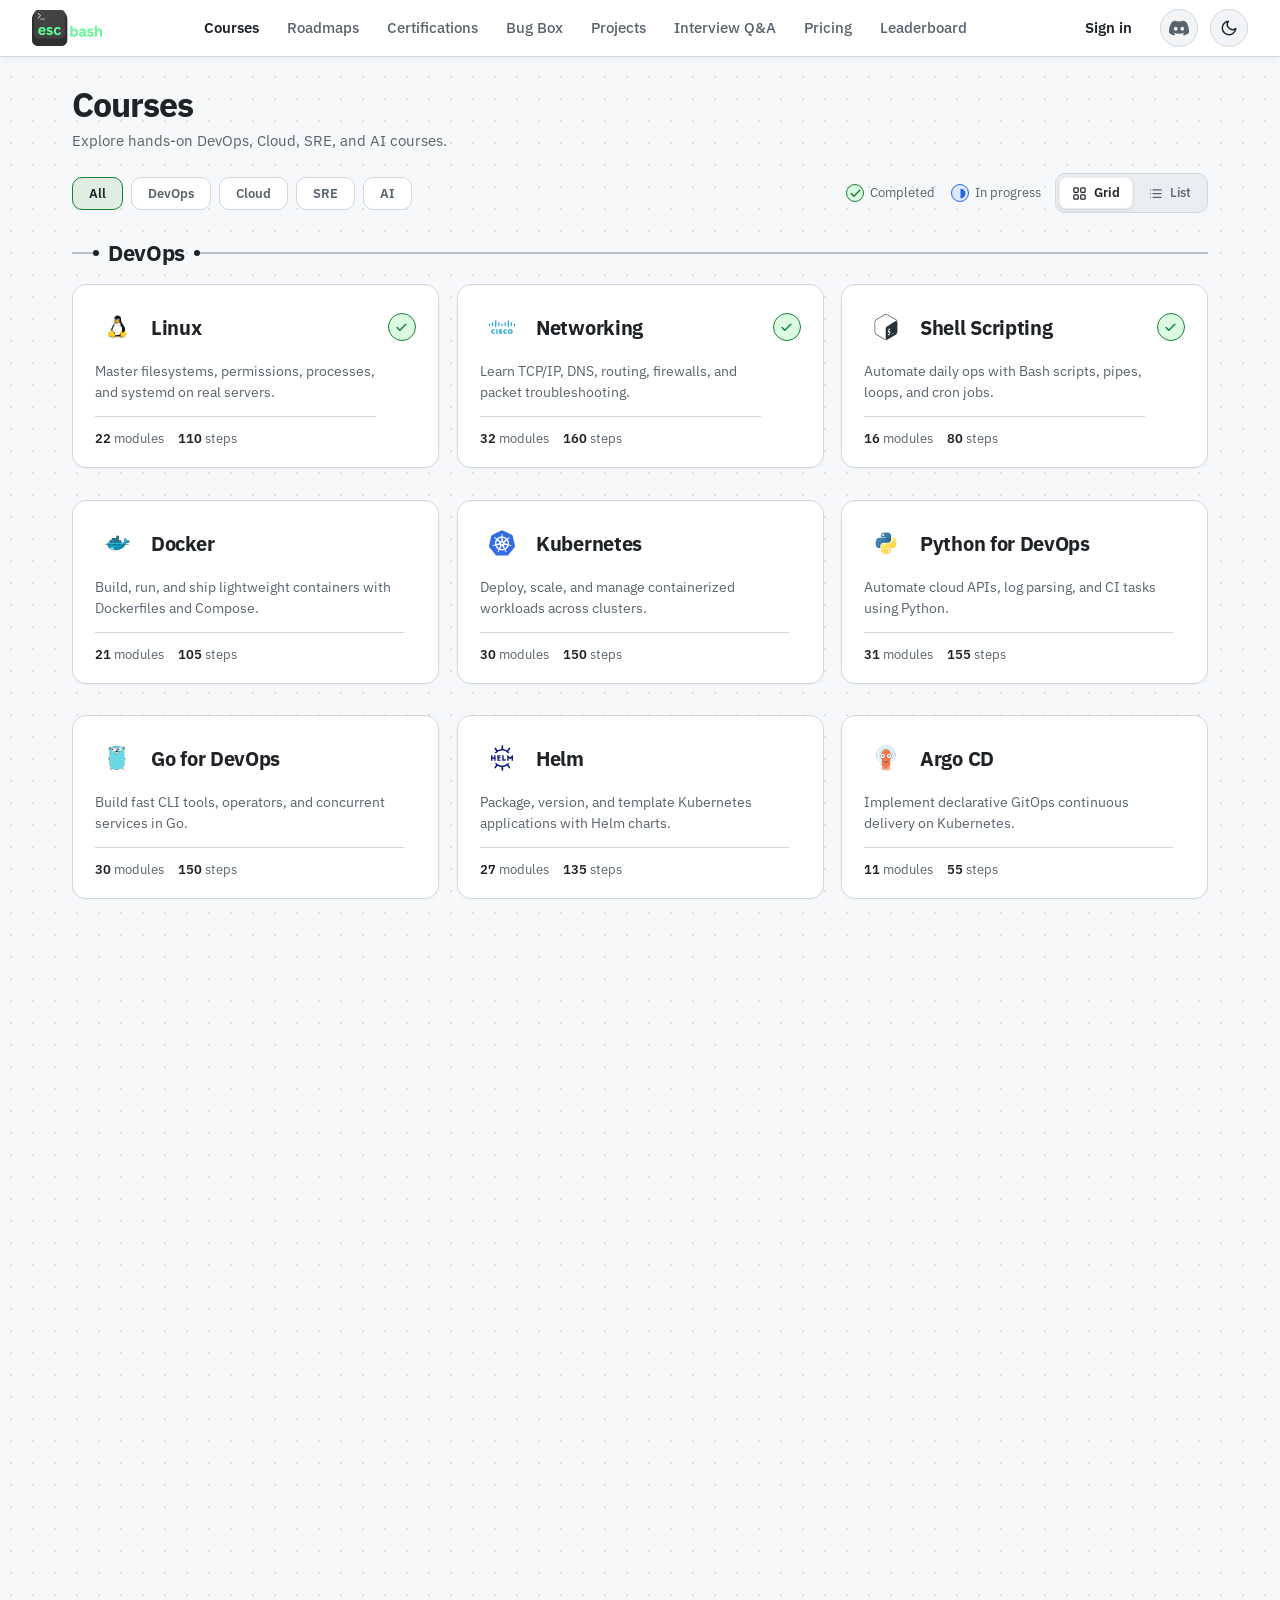
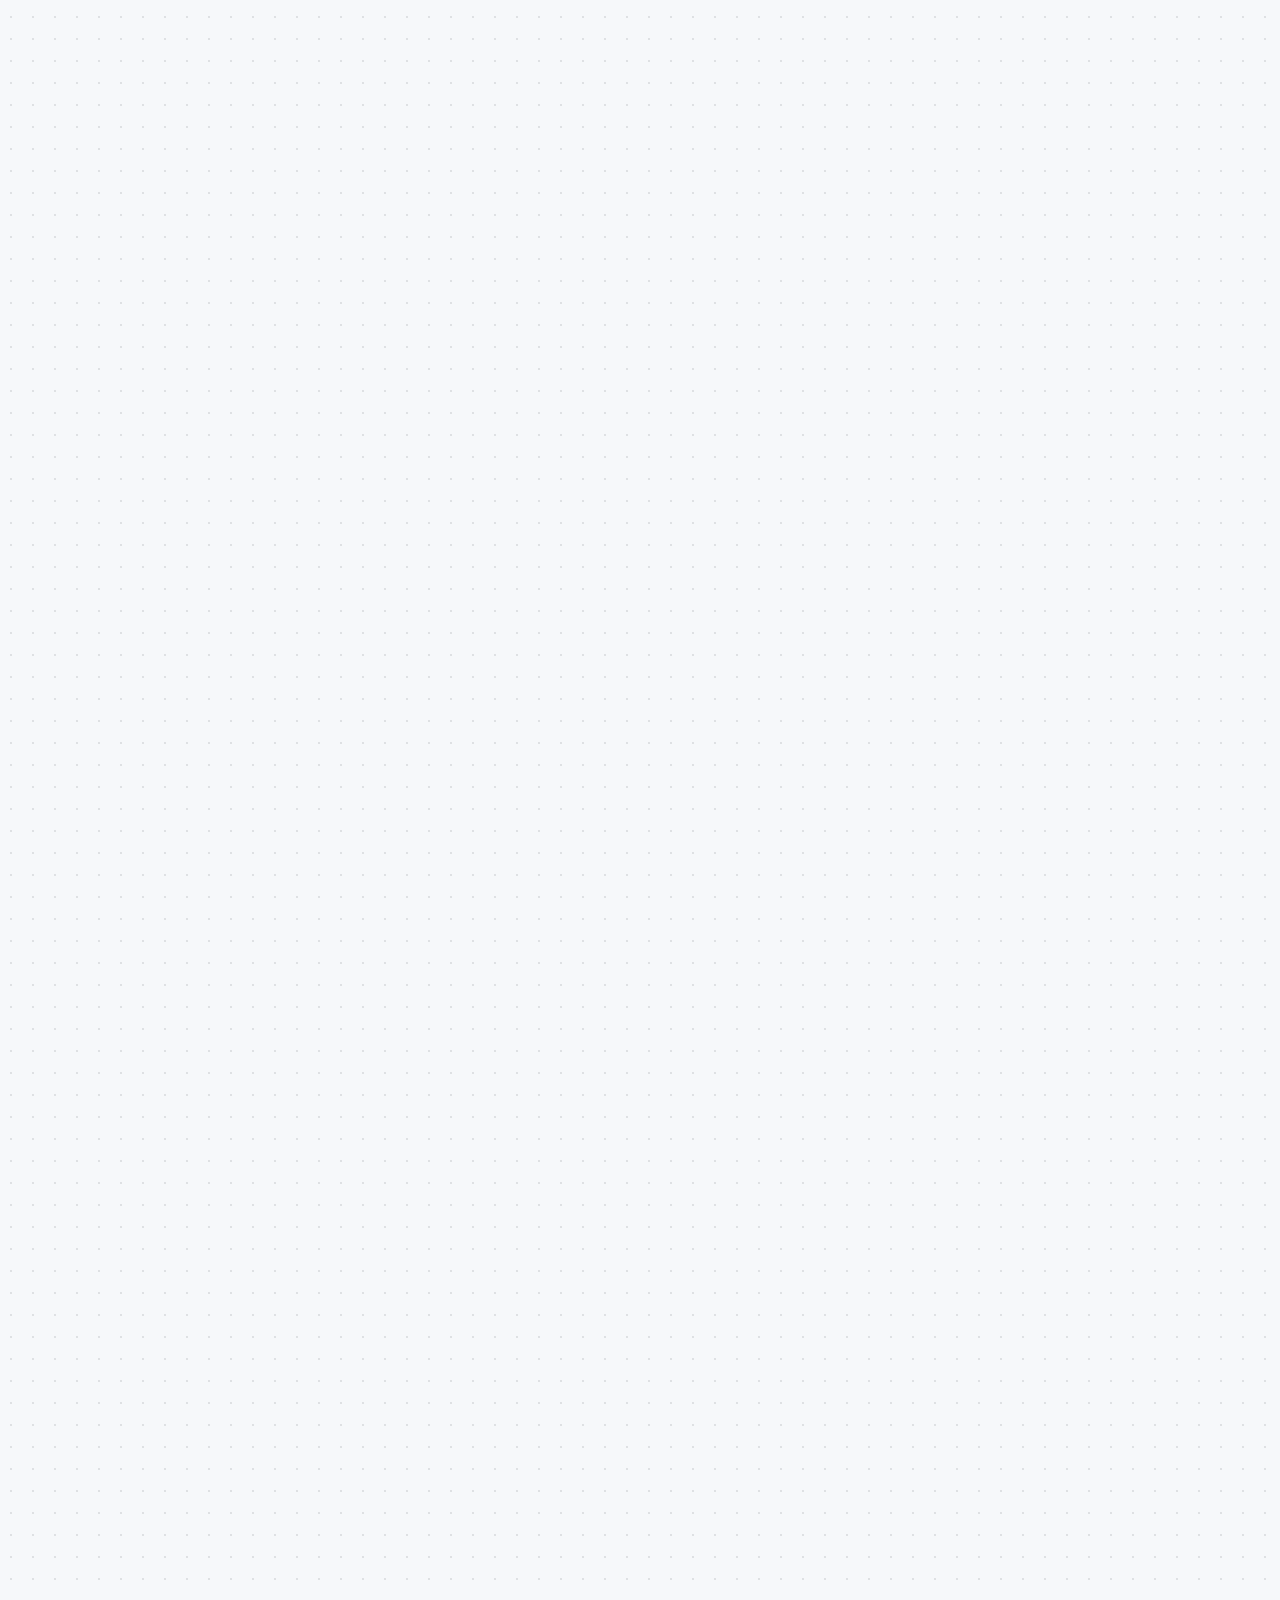
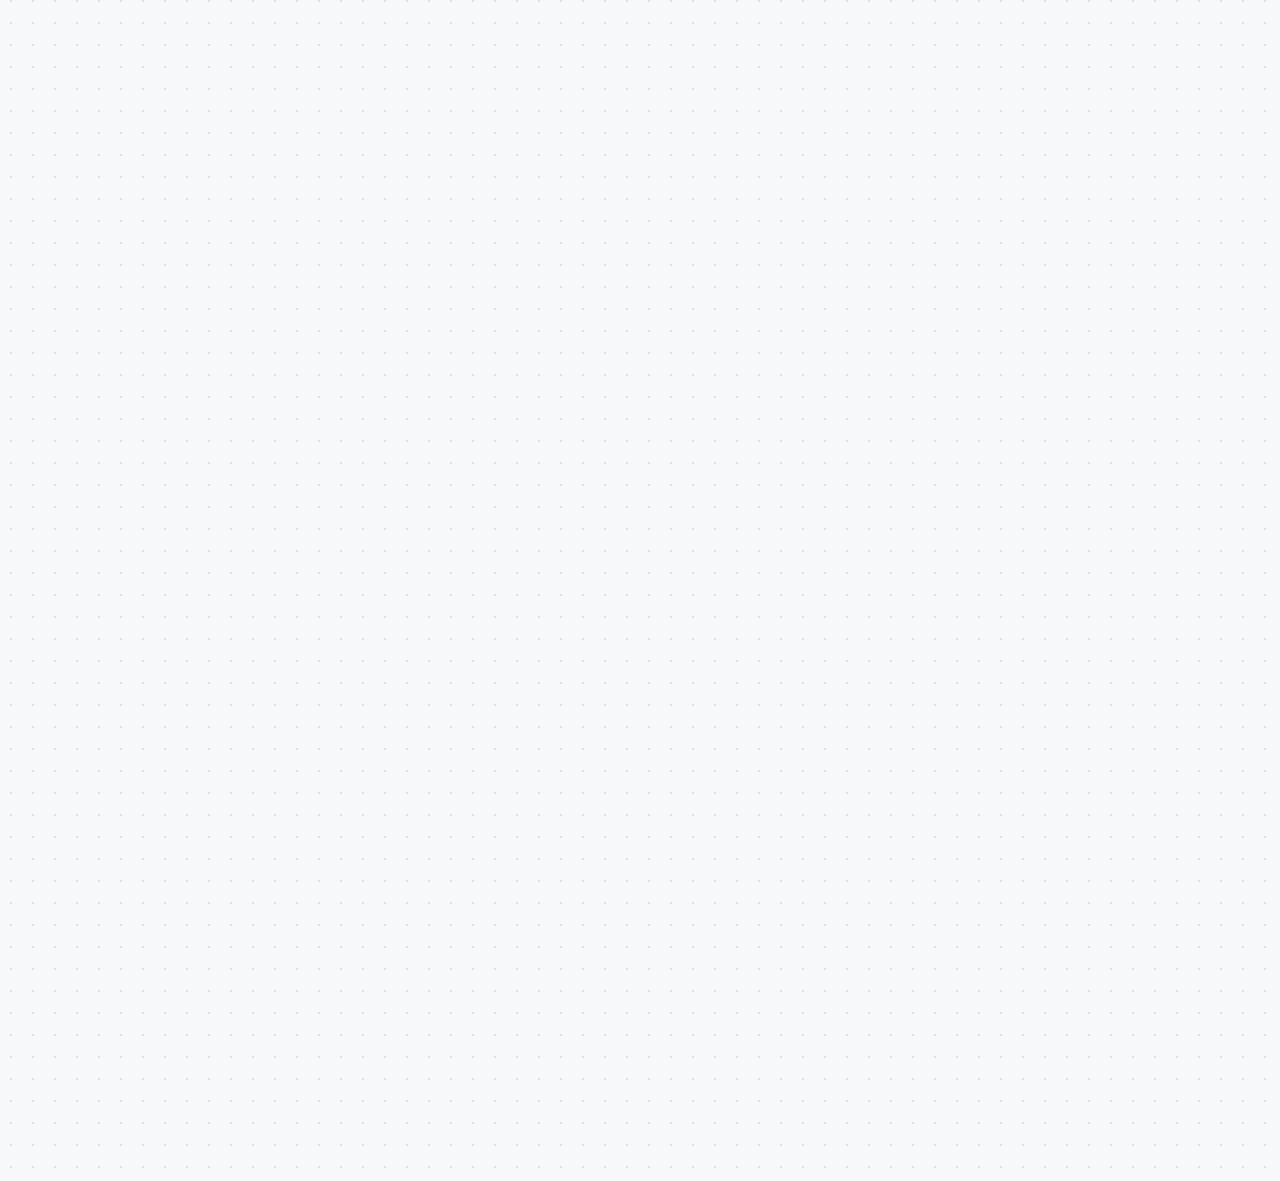
<file: courses.html>
<!doctype html>
<html lang="en">
  <head>
    <meta charset="utf-8" />
    <meta
      name="viewport"
      content="width=device-width, initial-scale=1, viewport-fit=cover"
    />
    <title>escbash - courses</title>
    <link
      rel="stylesheet"
      href="https://fonts.googleapis.com/css2?family=Bricolage+Grotesque:wght@600;700;800&family=IBM+Plex+Mono:wght@400;500;600&family=IBM+Plex+Sans:wght@400;500;600;700&family=Manrope:wght@500;600;700;800&display=swap"
    />
    <script src="JS/theme-init.js"></script>
    <link rel="stylesheet" href="CSS/roadmap-common.css" />
    <link rel="stylesheet" href="CSS/roadmap.css" />
    <link rel="stylesheet" href="CSS/courses.css" />
  </head>
  <body data-all-courses-href="index.html#paths">
    <header class="top-header">
        <div class="wrap header-inner">
          <a href="index.html" class="brand-link" aria-label="escbash home">
            <img src="[data-uri]" alt="escbash" class="brand-logo">
          </a>
          <nav class="nav-links" aria-label="Main Navigation">
            <button type="button" class="nav-link course-trigger active" id="courseMenuBtn" aria-haspopup="menu" aria-expanded="false" aria-controls="courseMenuDropdown">Courses</button>
            <button type="button" class="nav-link course-trigger" id="roadmapMenuBtn" aria-haspopup="menu" aria-expanded="false" aria-controls="roadmapMenuDropdown">Roadmaps</button>
            <a href="index.html#journey" class="nav-link">Certifications</a>
            <a href="index.html#bug-box" class="nav-link">Bug Box</a>
            <a href="index.html#projects" class="nav-link">Projects</a>
            <a href="index.html#interview-qa" class="nav-link">Interview Q&amp;A</a>
            <a href="index.html#start" class="nav-link">Pricing</a>
            <a href="index.html#voices" class="nav-link">Leaderboard</a>
          </nav>
          <div class="top-actions">
            <a href="index.html#start" class="nav-signin">Sign in</a>
            <a href="https://discord.gg" target="_blank" rel="noopener noreferrer" class="nav-icon-btn discord-btn" aria-label="Discord Community" title="Discord Community">
              <svg width="20" height="20" viewBox="0 0 24 24" fill="currentColor" aria-hidden="true">
                <path d="M20.317 4.37a19.791 19.791 0 0 0-4.885-1.515.074.074 0 0 0-.079.037c-.21.375-.444.864-.608 1.25a18.27 18.27 0 0 0-5.487 0 12.64 12.64 0 0 0-.617-1.25.077.077 0 0 0-.079-.037A19.736 19.736 0 0 0 3.677 4.37a.07.07 0 0 0-.032.027C.533 9.046-.32 13.58.099 18.057a.082.082 0 0 0 .031.057 19.9 19.9 0 0 0 5.993 3.03.078.078 0 0 0 .084-.028c.462-.63.874-1.295 1.226-1.994.021-.041.001-.09-.041-.106a13.107 13.107 0 0 1-1.872-.892.077.077 0 0 1-.008-.128 10.2 10.2 0 0 0 .372-.292.074.074 0 0 1 .077-.01c3.929 1.793 8.18 1.793 12.061 0a.074.074 0 0 1 .078.01c.12.098.246.198.373.292a.077.077 0 0 1-.006.127 12.299 12.299 0 0 1-1.873.894.077.077 0 0 0-.041.107c.36.698.772 1.362 1.225 1.993a.076.076 0 0 0 .084.028 19.839 19.839 0 0 0 6.002-3.03.077.077 0 0 0 .032-.054c.5-5.177-.838-9.674-3.549-13.66a.061.061 0 0 0-.031-.028zM8.02 15.33c-1.183 0-2.157-1.085-2.157-2.419 0-1.333.956-2.419 2.157-2.419 1.21 0 2.176 1.086 2.157 2.419 0 1.334-.956 2.419-2.157 2.419zm7.975 0c-1.183 0-2.157-1.085-2.157-2.419 0-1.333.955-2.419 2.157-2.419 1.21 0 2.176 1.086 2.157 2.419 0 1.334-.946 2.419-2.157 2.419z"></path>
              </svg>
            </a>
            <button type="button" class="tbtn theme-toggle" id="theme" aria-label="Switch colour theme" title="Switch theme">
              <svg class="theme-icon sun-ic" width="18" height="18" viewBox="0 0 24 24" fill="none" stroke="currentColor" stroke-width="2" stroke-linecap="round" stroke-linejoin="round" aria-hidden="true">
                <circle cx="12" cy="12" r="5"></circle>
                <line x1="12" y1="1" x2="12" y2="3"></line>
                <line x1="12" y1="21" x2="12" y2="23"></line>
                <line x1="4.22" y1="4.22" x2="5.64" y2="5.64"></line>
                <line x1="18.36" y1="18.36" x2="19.78" y2="19.78"></line>
                <line x1="1" y1="12" x2="3" y2="12"></line>
                <line x1="21" y1="12" x2="23" y2="12"></line>
                <line x1="4.22" y1="19.78" x2="5.64" y2="18.36"></line>
                <line x1="18.36" y1="5.64" x2="19.78" y2="4.22"></line>
              </svg>
              <svg class="theme-icon moon-ic" width="18" height="18" viewBox="0 0 24 24" fill="none" stroke="currentColor" stroke-width="2" stroke-linecap="round" stroke-linejoin="round" aria-hidden="true">
                <path d="M21 12.79A9 9 0 1 1 11.21 3 7 7 0 0 0 21 12.79z"></path>
              </svg>
            </button>
          </div>
          <div class="cm-panel" id="courseMenuDropdown" role="region" aria-label="Courses menu">
            <div class="cm-top">
              <div class="cm-switch" role="tablist" aria-label="Course tracks">
                
                  <button type="button" class="cm-tab active" role="tab" aria-selected="true" data-cm-tab="devops"><span><span class="sc-interp">DevOps</span></span><span class="cm-tab-count"><span class="sc-interp">13 courses</span></span></button>
                
                  <button type="button" class="cm-tab" role="tab" aria-selected="false" data-cm-tab="cloud"><span><span class="sc-interp">Cloud</span></span><span class="cm-tab-count"><span class="sc-interp">6 courses</span></span></button>
                
                  <button type="button" class="cm-tab" role="tab" aria-selected="false" data-cm-tab="sre"><span><span class="sc-interp">SRE</span></span><span class="cm-tab-count"><span class="sc-interp">6 courses</span></span></button>
                
                  <button type="button" class="cm-tab" role="tab" aria-selected="false" data-cm-tab="ai"><span><span class="sc-interp">AI</span></span><span class="cm-tab-count"><span class="sc-interp">13 courses</span></span></button>
                
              </div>
            </div>
            <div class="cm-grid" id="cmGrid" role="tabpanel">
              
                <button type="button" class="cm-card active" data-course-name="Linux">
                  <div class="cm-logo-wrap"><img class="cm-logo" alt="" src="[data-uri]"></div>
                  <div class="cm-meta">
                    <div class="cm-title" title="Linux"><span class="sc-interp">Linux</span></div>
                    <div class="cm-sub"><span class="sc-interp">22 modules</span></div>
                  </div>
                </button>
              
                <button type="button" class="cm-card" data-course-name="Networking">
                  <div class="cm-logo-wrap"><img class="cm-logo" alt="" src="[data-uri]"></div>
                  <div class="cm-meta">
                    <div class="cm-title" title="Networking"><span class="sc-interp">Networking</span></div>
                    <div class="cm-sub"><span class="sc-interp">32 modules</span></div>
                  </div>
                </button>
              
                <button type="button" class="cm-card" data-course-name="Shell Scripting">
                  <div class="cm-logo-wrap is-light-mark"><img class="cm-logo" alt="" src="images/tech/bash-original.svg"></div>
                  <div class="cm-meta">
                    <div class="cm-title" title="Shell Scripting"><span class="sc-interp">Shell Scripting</span></div>
                    <div class="cm-sub"><span class="sc-interp">16 modules</span></div>
                  </div>
                </button>
              
                <button type="button" class="cm-card" data-course-name="Docker">
                  <div class="cm-logo-wrap"><img class="cm-logo" alt="" src="images/tech/docker-original.svg"></div>
                  <div class="cm-meta">
                    <div class="cm-title" title="Docker"><span class="sc-interp">Docker</span></div>
                    <div class="cm-sub"><span class="sc-interp">21 modules</span></div>
                  </div>
                </button>
              
                <button type="button" class="cm-card" data-course-name="Kubernetes">
                  <div class="cm-logo-wrap"><img class="cm-logo" alt="" src="images/tech/kubernetes-original.svg"></div>
                  <div class="cm-meta">
                    <div class="cm-title" title="Kubernetes"><span class="sc-interp">Kubernetes</span></div>
                    <div class="cm-sub"><span class="sc-interp">30 modules</span></div>
                  </div>
                </button>
              
                <button type="button" class="cm-card" data-course-name="Python for DevOps">
                  <div class="cm-logo-wrap"><img class="cm-logo" alt="" src="images/tech/python-original.svg"></div>
                  <div class="cm-meta">
                    <div class="cm-title" title="Python for DevOps"><span class="sc-interp">Python for DevOps</span></div>
                    <div class="cm-sub"><span class="sc-interp">31 modules</span></div>
                  </div>
                </button>
              
                <button type="button" class="cm-card" data-course-name="Go for DevOps">
                  <div class="cm-logo-wrap"><img class="cm-logo" alt="" src="images/tech/go-original.svg"></div>
                  <div class="cm-meta">
                    <div class="cm-title" title="Go for DevOps"><span class="sc-interp">Go for DevOps</span></div>
                    <div class="cm-sub"><span class="sc-interp">30 modules</span></div>
                  </div>
                </button>
              
                <button type="button" class="cm-card" data-course-name="Helm">
                  <div class="cm-logo-wrap is-light-mark"><img class="cm-logo" alt="" src="[data-uri]"></div>
                  <div class="cm-meta">
                    <div class="cm-title" title="Helm"><span class="sc-interp">Helm</span></div>
                    <div class="cm-sub"><span class="sc-interp">27 modules</span></div>
                  </div>
                </button>
              
                <button type="button" class="cm-card" data-course-name="Argo CD">
                  <div class="cm-logo-wrap"><img class="cm-logo" alt="" src="images/tech/argocd-original.svg"></div>
                  <div class="cm-meta">
                    <div class="cm-title" title="Argo CD"><span class="sc-interp">Argo CD</span></div>
                    <div class="cm-sub"><span class="sc-interp">11 modules</span></div>
                  </div>
                </button>
              
                <button type="button" class="cm-card" data-course-name="Terraform with AWS">
                  <div class="cm-logo-wrap"><img class="cm-logo" alt="" src="images/tech/terraform-original.svg"></div>
                  <div class="cm-meta">
                    <div class="cm-title" title="Terraform with AWS"><span class="sc-interp">Terraform with AWS</span></div>
                    <div class="cm-sub"><span class="sc-interp">33 modules</span></div>
                  </div>
                </button>
              
                <button type="button" class="cm-card" data-course-name="Git">
                  <div class="cm-logo-wrap"><img class="cm-logo" alt="" src="images/tech/git-original.svg"></div>
                  <div class="cm-meta">
                    <div class="cm-title" title="Git"><span class="sc-interp">Git</span></div>
                    <div class="cm-sub"><span class="sc-interp">24 modules</span></div>
                  </div>
                </button>
              
                <button type="button" class="cm-card" data-course-name="GitHub Actions">
                  <div class="cm-logo-wrap"><img class="cm-logo" alt="" src="images/tech/githubactions-original.svg"></div>
                  <div class="cm-meta">
                    <div class="cm-title" title="GitHub Actions"><span class="sc-interp">GitHub Actions</span></div>
                    <div class="cm-sub"><span class="sc-interp">26 modules</span></div>
                  </div>
                </button>
              
                <button type="button" class="cm-card" data-course-name="Observability Fundamentals">
                  <div class="cm-logo-wrap"><img class="cm-logo" alt="" src="images/tech/grafana-original.svg"></div>
                  <div class="cm-meta">
                    <div class="cm-title" title="Observability Fundamentals"><span class="sc-interp">Observability Fundamentals</span></div>
                    <div class="cm-sub"><span class="sc-interp">20 modules</span></div>
                  </div>
                </button>
              
            </div>
            <div class="cm-foot">
              <span class="cm-cli" id="cmCli"><span class="sc-interp">root@escbash:~# ls /courses/devops</span></span>
              <a href="#paths" class="cm-all" id="cmAllLink">
                <span>All courses</span>
                <svg width="13" height="13" viewBox="0 0 24 24" fill="none" stroke="currentColor" stroke-width="2.3" stroke-linecap="round" stroke-linejoin="round" aria-hidden="true">
                  <line x1="5" y1="12" x2="19" y2="12"></line>
                  <polyline points="12 5 19 12 12 19"></polyline>
                </svg>
              </a>
            </div>
          </div>
          <div class="cm-panel" id="roadmapMenuDropdown" role="region" aria-label="Roadmaps menu">
            <div class="cm-top">
              <div class="cm-switch" role="tablist" aria-label="Roadmap tracks">
                
                  <button type="button" class="cm-tab active" role="tab" aria-selected="true" data-cm-tab="all"><span><span class="sc-interp">All paths</span></span><span class="cm-tab-count"><span class="sc-interp">6 paths</span></span></button>
                
                  <button type="button" class="cm-tab" role="tab" aria-selected="false" data-cm-tab="engineering"><span><span class="sc-interp">Engineering</span></span><span class="cm-tab-count"><span class="sc-interp">2 paths</span></span></button>
                
                  <button type="button" class="cm-tab" role="tab" aria-selected="false" data-cm-tab="ops"><span><span class="sc-interp">Ops &amp; Sec</span></span><span class="cm-tab-count"><span class="sc-interp">3 paths</span></span></button>
                
                  <button type="button" class="cm-tab" role="tab" aria-selected="false" data-cm-tab="data"><span><span class="sc-interp">Data &amp; AI</span></span><span class="cm-tab-count"><span class="sc-interp">2 paths</span></span></button>
                
              </div>
            </div>
            <div class="cm-grid" id="rmGrid" role="tabpanel">
              
                <button type="button" class="cm-card" data-roadmap-name="AI engineer">
                  <div class="cm-logo-wrap rm-icon-tile rm-icon-violet">
                    
                      <svg width="18" height="18" viewBox="0 0 24 24" fill="none" stroke="currentColor" stroke-width="1.85" stroke-linecap="round" stroke-linejoin="round" aria-hidden="true">
                        <path d="M12 3l1.9 4.6L18.5 9.5l-4.6 1.9L12 16l-1.9-4.6L5.5 9.5l4.6-1.9L12 3z"></path>
                        <path d="M5.5 16.5l.9 2.1 2.1.9-2.1.9-.9 2.1-.9-2.1-2.1-.9 2.1-.9.9-2.1z"></path>
                      </svg>
                    
                    
                    
                    
                    
                    
                  </div>
                  <div class="cm-meta">
                    <div class="cm-title" title="AI engineer"><span class="sc-interp">AI engineer</span></div>
                    <div class="cm-sub"><span class="sc-interp">12 courses · 120 h</span></div>
                  </div>
                </button>
              
                <button type="button" class="cm-card" data-roadmap-name="DevOps engineer">
                  <div class="cm-logo-wrap rm-icon-tile rm-icon-cyan">
                    
                    
                      <svg width="18" height="18" viewBox="0 0 24 24" fill="none" stroke="currentColor" stroke-width="1.9" stroke-linecap="round" stroke-linejoin="round" aria-hidden="true">
                        <path d="M18.178 8c5.096 0 5.096 8 0 8-5.095 0-7.133-8-12.739-8-4.585 0-4.585 8 0 8 5.606 0 7.644-8 12.74-8z">
                        </path>
                      </svg>
                    
                    
                    
                    
                    
                  </div>
                  <div class="cm-meta">
                    <div class="cm-title" title="DevOps engineer"><span class="sc-interp">DevOps engineer</span></div>
                    <div class="cm-sub"><span class="sc-interp">14 courses · 110 h</span></div>
                  </div>
                </button>
              
                <button type="button" class="cm-card" data-roadmap-name="SRE engineer">
                  <div class="cm-logo-wrap rm-icon-tile rm-icon-green">
                    
                    
                    
                      <svg width="18" height="18" viewBox="0 0 24 24" fill="none" stroke="currentColor" stroke-width="1.95" stroke-linecap="round" stroke-linejoin="round" aria-hidden="true">
                        <polyline points="22 12 18 12 15 20 9 4 6 12 2 12"></polyline>
                      </svg>
                    
                    
                    
                    
                  </div>
                  <div class="cm-meta">
                    <div class="cm-title" title="SRE engineer"><span class="sc-interp">SRE engineer</span></div>
                    <div class="cm-sub"><span class="sc-interp">11 courses · 95 h</span></div>
                  </div>
                </button>
              
                <button type="button" class="cm-card" data-roadmap-name="Security engineer">
                  <div class="cm-logo-wrap rm-icon-tile rm-icon-blue">
                    
                    
                    
                    
                      <svg width="18" height="18" viewBox="0 0 24 24" fill="none" stroke="currentColor" stroke-width="1.85" stroke-linecap="round" stroke-linejoin="round" aria-hidden="true">
                        <path d="M12 22s8-4 8-10V5l-8-3-8 3v7c0 6 8 10 8 10z"></path>
                        <path d="M9 12l2 2 4-4"></path>
                      </svg>
                    
                    
                    
                  </div>
                  <div class="cm-meta">
                    <div class="cm-title" title="Security engineer"><span class="sc-interp">Security engineer</span></div>
                    <div class="cm-sub"><span class="sc-interp">13 courses · 105 h</span></div>
                  </div>
                </button>
              
                <button type="button" class="cm-card active" data-roadmap-name="Data engineer">
                  <div class="cm-logo-wrap rm-icon-tile rm-icon-teal">
                    
                    
                    
                    
                    
                      <svg width="18" height="18" viewBox="0 0 24 24" fill="none" stroke="currentColor" stroke-width="1.85" stroke-linecap="round" stroke-linejoin="round" aria-hidden="true">
                        <ellipse cx="12" cy="5" rx="8" ry="3"></ellipse>
                        <path d="M4 5v6c0 1.66 3.58 3 8 3s8-1.34 8-3V5"></path>
                        <path d="M4 11v6c0 1.66 3.58 3 8 3s8-1.34 8-3v-6"></path>
                      </svg>
                    
                    
                  </div>
                  <div class="cm-meta">
                    <div class="cm-title" title="Data engineer"><span class="sc-interp">Data engineer</span></div>
                    <div class="cm-sub"><span class="sc-interp">7 courses · 96 h</span></div>
                  </div>
                </button>
              
                <button type="button" class="cm-card" data-roadmap-name="Cloud engineer">
                  <div class="cm-logo-wrap rm-icon-tile rm-icon-sky">
                    
                    
                    
                    
                    
                    
                      <svg width="18" height="18" viewBox="0 0 24 24" fill="none" stroke="currentColor" stroke-width="1.85" stroke-linecap="round" stroke-linejoin="round" aria-hidden="true">
                        <path d="M17.5 19H9a7 7 0 1 1 6.71-9h1.79a4.5 4.5 0 1 1 0 9z"></path>
                      </svg>
                    
                  </div>
                  <div class="cm-meta">
                    <div class="cm-title" title="Cloud engineer"><span class="sc-interp">Cloud engineer</span></div>
                    <div class="cm-sub"><span class="sc-interp">10 courses · 90 h</span></div>
                  </div>
                </button>
              
            </div>
            <div class="cm-foot">
              <span class="cm-cli" id="rmCli"><span class="sc-interp">root@escbash:~# ls /roadmaps</span></span>
              <a href="roadmap.html" class="cm-all" id="rmAllLink">
                <span>All roadmaps</span>
                <svg width="13" height="13" viewBox="0 0 24 24" fill="none" stroke="currentColor" stroke-width="2.3" stroke-linecap="round" stroke-linejoin="round" aria-hidden="true">
                  <line x1="5" y1="12" x2="19" y2="12"></line>
                  <polyline points="12 5 19 12 12 19"></polyline>
                </svg>
              </a>
            </div>
          </div>
        </div>
      </header>

    <main class="hub-main">
      <div class="wrap">
        <div class="hub-top fade-up">
          <div>
            <h1 class="hub-title">Courses</h1>
            <p class="hub-sub">
              Explore hands-on DevOps, Cloud, SRE, and AI courses.
            </p>
          </div>
        </div>
        <div class="courses-toolbar fade-up">
          <div class="course-filter-switch" id="courseTrackFilter" role="tablist" aria-label="Filter courses by track">
            <button type="button" class="cf-tab active" role="tab" aria-selected="true" data-track="all">All</button>
            <button type="button" class="cf-tab" role="tab" aria-selected="false" data-track="devops">DevOps</button>
            <button type="button" class="cf-tab" role="tab" aria-selected="false" data-track="cloud">Cloud</button>
            <button type="button" class="cf-tab" role="tab" aria-selected="false" data-track="sre">SRE</button>
            <button type="button" class="cf-tab" role="tab" aria-selected="false" data-track="ai">AI</button>
          </div>
          <div class="courses-toolbar-right">
            <div class="rm-legend" aria-label="Course status legend">
              <span class="rm-legend-item"><span class="rm-badge-dot is-completed" aria-hidden="true"><svg width="13" height="13" viewBox="0 0 24 24" fill="none" stroke="currentColor" stroke-width="2.8" stroke-linecap="round" stroke-linejoin="round" aria-hidden="true"><polyline points="20 6 9 17 4 12"/></svg></span><span>Completed</span></span>
              <span class="rm-legend-item"><span class="rm-badge-dot is-progress" aria-hidden="true"><svg width="13" height="13" viewBox="0 0 16 16" fill="currentColor" aria-hidden="true"><path d="M8 2a6 6 0 0 1 0 12V2z"/></svg></span><span>In progress</span></span>
            </div>
            <div class="view-switch" role="group" aria-label="Layout view">
            <button
              type="button"
              class="vs-btn active"
              id="viewGridBtn"
              data-view="grid"
              aria-pressed="true"
            >
              <svg
                viewBox="0 0 24 24"
                fill="none"
                stroke="currentColor"
                stroke-width="2"
                stroke-linecap="round"
                stroke-linejoin="round"
                aria-hidden="true"
              >
                <rect x="3" y="3" width="7" height="7" rx="1.5" />
                <rect x="14" y="3" width="7" height="7" rx="1.5" />
                <rect x="3" y="14" width="7" height="7" rx="1.5" />
                <rect x="14" y="14" width="7" height="7" rx="1.5" />
              </svg>
              <span>Grid</span>
            </button>
            <button
              type="button"
              class="vs-btn"
              id="viewListBtn"
              data-view="list"
              aria-pressed="false"
            >
              <svg
                viewBox="0 0 24 24"
                fill="none"
                stroke="currentColor"
                stroke-width="2"
                stroke-linecap="round"
                stroke-linejoin="round"
                aria-hidden="true"
              >
                <line x1="8" y1="6" x2="21" y2="6" />
                <line x1="8" y1="12" x2="21" y2="12" />
                <line x1="8" y1="18" x2="21" y2="18" />
                <circle cx="4" cy="6" r="1" fill="currentColor" stroke="none" />
                <circle cx="4" cy="12" r="1" fill="currentColor" stroke="none" />
                <circle cx="4" cy="18" r="1" fill="currentColor" stroke="none" />
              </svg>
              <span>List</span>
            </button>
          </div>
          </div>
        </div>
        <div id="coursesContainer"></div>

        <div class="bottom-band fade-up">
          <div class="bottom-band-inner">
            <div class="decision-ic" aria-hidden="true">&#x1F914;</div>
            <h3>Haven't made a decision yet?</h3>
            <p>
              <strong>The first 2 modules of every course are free.</strong> Any paid plan unlocks all modules,<br class="d-br" />
              hands-on labs with checks, quizzes, and certificates.
            </p>
            <div class="unlock-actions">
              <a href="linux-course.html#topics" class="btn p unlock-btn">Start the free modules</a>
              <a href="index.html#start" class="btn s unlock-btn">See All Plans
                <svg width="13" height="13" viewBox="0 0 20 20" fill="none" stroke="currentColor" stroke-width="2" stroke-linecap="round" stroke-linejoin="round" aria-hidden="true">
                  <path d="M6 14L14 6M6 6h8v8" />
                </svg>
              </a>
            </div>
          </div>
        </div>
      </div>
    </main>

    <footer class="foot fade-up">
          <div class="foot-grid">
            <div style="max-width: 320px;">
              <a href="index.html" aria-label="escbash home" style="display: inline-flex; align-items: center; gap: 8px;"><span style="display: inline-flex; align-items: center; justify-content: center; width: 34px; height: 34px; border-radius: 8px; background: var(--pill-bg); border: 1px solid var(--line); color: var(--lamp); font: 600 12px &quot;IBM Plex Mono&quot;, monospace;">esc</span><span style="font: 600 17px &quot;IBM Plex Mono&quot;, monospace; color: var(--lamp);">bash</span></a>
              <p style="margin: 14px 0px 0px; color: var(--mute); font-size: 14px; line-height: 1.6;">Hands-on labs on real Linux
                machines.</p>
            </div>
            <div class="foot-col" style="display: flex; flex-direction: column; gap: 12px; color: var(--ink); font-size: 14px;">
              <div style="font: 700 12px Manrope, sans-serif; letter-spacing: 0.1em; color: var(--mute);">PRODUCT</div><a href="index.html#paths">Catalog</a><a href="roadmap.html">Roadmaps</a><a href="index.html#journey">Skills</a><a href="index.html#interview-qa">Interview Q&amp;A</a><a href="index.html#paths">Docs</a><a href="index.html#voices">Leaderboard</a><a href="index.html#paths">Tutorials</a><a href="index.html#start">Pricing</a>
            </div>
            <div class="foot-col" style="display: flex; flex-direction: column; gap: 12px; color: var(--ink); font-size: 14px;">
              <div style="font: 700 12px Manrope, sans-serif; letter-spacing: 0.1em; color: var(--mute);">COMPANY</div><a href="#top">About</a><a href="#top">Partners</a><a href="#top">Careers</a><a href="#top">Terms</a><a href="#top">Privacy</a><a href="#top">Cancellation &amp; Refunds</a><a href="#top">Shipping
                Policy</a><a href="#top">Contact</a>
            </div>
            <div class="foot-col" style="display: flex; flex-direction: column; gap: 12px; color: var(--ink); font-size: 14px;">
              <div style="font: 700 12px Manrope, sans-serif; letter-spacing: 0.1em; color: var(--mute);">SOCIAL</div><a href="#top">GitHub</a><a href="#top">Discord</a><a href="#top">YouTube</a><a href="#top">Udemy</a>
            </div>
          </div>
          <div style="margin-top: 48px; padding-top: 20px; border-top: 1px solid var(--line); display: flex; flex-wrap: wrap; justify-content: space-between; gap: 8px; font: 400 12px &quot;IBM Plex Mono&quot;, monospace; color: var(--mute);">
            <span>© 2026 escbash</span><span>runs on real machines</span>
          </div>
        </footer>

    <div class="toast" id="toast" role="status" aria-live="polite" hidden></div>

    <script src="JS/common.js"></script>
    <script src="JS/courses.js"></script>
  </body>
</html>
</file>
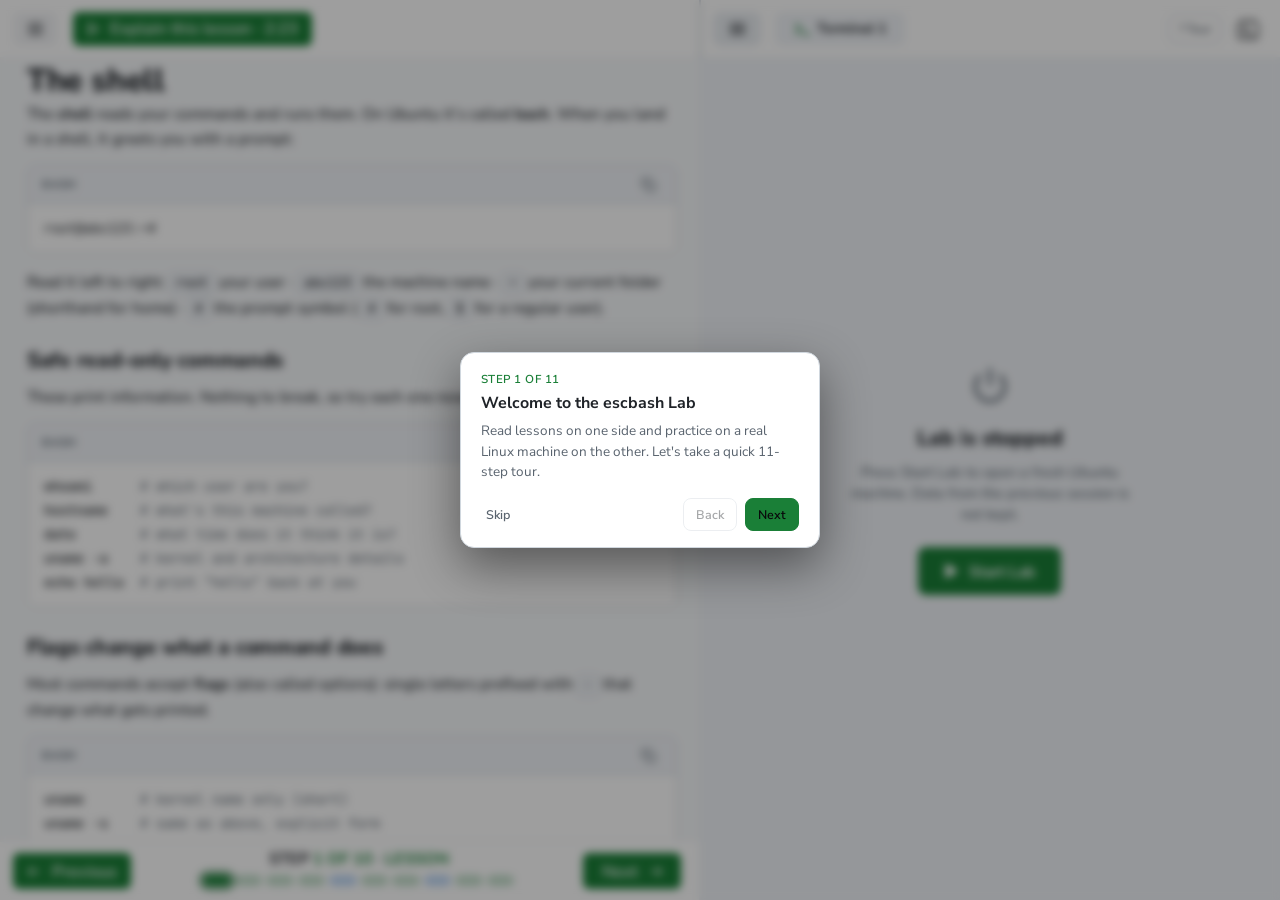
<file: lab.html>
<!doctype html>
<html lang="en">
  <head>
    <script src="JS/theme-init.js"></script>
    <meta charset="utf-8" />
    <meta
      name="viewport"
      content="width=device-width, initial-scale=1, viewport-fit=cover"
    />
    <title>escbash - playground for engineering</title>
    <link
      href="https://fonts.googleapis.com/css2?family=Nunito+Sans:wght@400;500;600;700;800&family=Share+Tech&family=JetBrains+Mono:wght@400;500;700&display=swap"
      rel="stylesheet"
    />
    <link rel="stylesheet" href="CSS/lab1.css" />
    <link rel="stylesheet" href="CSS/lab-tour.css" />
  </head>
  <body>
    <a class="skip" href="#lz">Skip to lesson content</a>
    <div id="mscrim" aria-hidden="true"></div>
    <div
      id="murlpop"
      tabindex="-1"
      role="dialog"
      aria-modal="true"
      aria-labelledby="murlt"
      aria-hidden="true"
    >
      <div class="mup-b">
        <div class="mup-h">
          <strong id="murlt">Browser</strong
          ><button id="murlx" type="button" aria-label="Close">×</button>
        </div>
        <div class="mup-n" id="murln">Start the lab to open the browser.</div>
        <div class="mup-l">Lab URL</div>
        <div class="mup-u" id="murls">https://vm-2nrq6nz8.labs.escbash.com</div>
        <label class="mup-l" for="murlp">Port and path</label>
        <input
          id="murlp"
          class="mup-i"
          value=":80/"
          spellcheck="false"
          autocapitalize="off"
          autocomplete="off"
          inputmode="url"
        />
        <div class="mup-r">
          <button id="murlc" type="button" class="mup-s">Copy link</button>
          <button id="murlo" type="button" class="mup-p">
            Open
            <svg
              width="14"
              height="14"
              viewBox="0 0 14 14"
              fill="none"
              stroke="currentColor"
              stroke-width="1.8"
              stroke-linecap="round"
              stroke-linejoin="round"
              aria-hidden="true"
            >
              <path
                d="M8 1.5h4.5V6M12.5 1.5L6 8M10.5 8.5v3a1 1 0 01-1 1h-6a1 1 0 01-1-1v-6a1 1 0 011-1h3"
              />
            </svg>
          </button>
        </div>
      </div>
    </div>
    <header id="mbar">
      <button
        id="mmenu"
        class="mb"
        type="button"
        aria-label="Open lessons and settings"
        aria-expanded="false"
        aria-controls="mdrawer"
      >
        <svg width="15" height="12" viewBox="0 0 22 18" aria-hidden="true">
          <path
            d="M1 2h20M1 9h20M1 16h20"
            stroke="currentColor"
            stroke-width="2.4"
            stroke-linecap="round"
          />
        </svg>
      </button>
      <div id="mttl">
        <strong id="mname">The shell</strong
        ><button id="mexp" type="button">
          <svg width="12" height="13" viewBox="0 0 17 18" aria-hidden="true">
            <path
              d="M2.5 2v14l12-7z"
              fill="none"
              stroke="currentColor"
              stroke-width="2"
              stroke-linejoin="round"
            />
          </svg>
          <span>Explain this lesson · 2:23</span>
        </button>
      </div>
      <button
        id="mchatb"
        class="mb"
        type="button"
        aria-label="Open escbee assistant"
        aria-controls="ap"
        aria-expanded="false"
      >
        <svg
          class="escbee-logo"
          width="18"
          height="18"
          viewBox="0 0 435 435"
          fill="none"
          aria-hidden="true"
        >
          <line
            class="escbee-ant"
            x1="153"
            y1="69"
            x2="121"
            y2="14"
            stroke="currentColor"
            stroke-width="28"
            stroke-linecap="round"
          />
          <line
            class="escbee-ant"
            x1="283"
            y1="69"
            x2="314"
            y2="14"
            stroke="currentColor"
            stroke-width="28"
            stroke-linecap="round"
          />
          <rect
            class="escbee-screen"
            x="14"
            y="75"
            width="407"
            height="346"
            rx="78"
            fill="transparent"
            stroke="currentColor"
            stroke-width="28"
            stroke-linejoin="round"
          />
          <path
            class="escbee-prompt"
            d="M112 172 L205 249.5 L112 327"
            fill="none"
            stroke="currentColor"
            stroke-width="38"
            stroke-linecap="round"
            stroke-linejoin="round"
          />
          <line
            class="escbee-cursor"
            x1="236"
            y1="327"
            x2="326"
            y2="327"
            stroke="currentColor"
            stroke-width="38"
            stroke-linecap="round"
          />
        </svg>
      </button>
    </header>
    <div
      id="mdrawer"
      role="dialog"
      aria-modal="true"
      aria-labelledby="mdrawert"
      aria-hidden="true"
    >
      <div class="mdr-h">
        <a
          id="mdrback"
          href="linux-course.html"
          aria-label="Back to Linux course"
          title="Back to Linux course"
          ><svg width="14" height="12" viewBox="0 0 18 16" aria-hidden="true">
            <path
              d="M17 8H2M8 2L2 8l6 6"
              fill="none"
              stroke="currentColor"
              stroke-width="2"
              stroke-linecap="round"
              stroke-linejoin="round"
            /></svg></a
        ><strong id="mdrawert">Lessons</strong
        ><button id="mdrawerx" type="button" aria-label="Close menu">×</button>
      </div>
      <ol id="msteps"></ol>
      <div class="mctl">
        <div class="mlay" role="group" aria-label="Layout">
          <button
            type="button"
            data-lm="lm0"
            aria-pressed="false"
            aria-label="Lesson only"
            title="Lesson only"
          >
            <svg
              width="18"
              height="18"
              viewBox="0 0 24 24"
              fill="none"
              stroke="currentColor"
              stroke-width="1.9"
              stroke-linecap="round"
              stroke-linejoin="round"
              aria-hidden="true"
            >
              <rect x="2.5" y="3.5" width="19" height="17" rx="3" />
              <path d="M7 8.5h10M7 12h10M7 15.5h6" />
            </svg>
          </button>
          <button
            type="button"
            data-lm="lm1"
            aria-pressed="false"
            aria-label="Terminal only"
            title="Terminal only"
          >
            <svg
              width="18"
              height="18"
              viewBox="0 0 24 24"
              fill="none"
              stroke="currentColor"
              stroke-width="1.9"
              stroke-linecap="round"
              stroke-linejoin="round"
              aria-hidden="true"
            >
              <rect x="2.5" y="3.5" width="19" height="17" rx="3" />
              <path d="M7 9.5l3 2.5-3 2.5M12.5 15h4.5" />
            </svg>
          </button>
          <button
            type="button"
            data-lm="lm3"
            aria-pressed="false"
            aria-label="Terminal below"
            title="Terminal below"
          >
            <svg
              width="18"
              height="18"
              viewBox="0 0 24 24"
              fill="none"
              stroke="currentColor"
              stroke-width="1.9"
              stroke-linecap="round"
              stroke-linejoin="round"
              aria-hidden="true"
            >
              <rect x="2.5" y="3.5" width="19" height="17" rx="3" />
              <path d="M2.5 12h19" />
              <path d="M6.5 7.2h8M6.5 9.6h5" />
              <path d="M7 14.3l2.4 2.2L7 18.7M12 18.2h4.5" />
            </svg>
          </button>
        </div>
        <button id="mtheme2" type="button" aria-label="Switch to light theme">
          <svg
            class="i-moon"
            width="18"
            height="18"
            viewBox="0 0 24 24"
            fill="none"
            stroke="currentColor"
            stroke-width="2"
            stroke-linecap="round"
            stroke-linejoin="round"
            aria-hidden="true"
          >
            <path d="M21 12.8A9 9 0 1111.2 3a7 7 0 009.8 9.8z" /></svg
          ><svg
            class="i-sun"
            width="18"
            height="18"
            viewBox="0 0 24 24"
            fill="none"
            stroke="currentColor"
            stroke-width="2"
            stroke-linecap="round"
            aria-hidden="true"
          >
            <circle cx="12" cy="12" r="4" />
            <path
              d="M12 2v2M12 20v2M4.9 4.9l1.4 1.4M17.7 17.7l1.4 1.4M2 12h2M20 12h2M4.9 19.1l1.4-1.4M17.7 6.3l1.4-1.4"
            />
          </svg>
        </button>
      </div>
    </div>
    <div id="stage" class="c">
      
      <div id="shift">
        <!-- SIDEBAR -->
        <div id="sb" class="a" role="navigation" aria-label="Lesson steps">
          <a
            id="sbBack"
            class="a fl"
            href="linux-course.html"
            aria-label="Back to Linux course"
            title="Back to Linux course"
          >
            <svg width="13.5" height="12" viewBox="0 0 18 16" aria-hidden="true">
              <path
                d="M17 8H2M8 2L2 8l6 6"
                fill="none"
                stroke="currentColor"
                stroke-width="2"
                stroke-linecap="round"
                stroke-linejoin="round"
              />
            </svg>
          </a>
          <div
            class="t"
            style="
              left: 61px;
              top: 18px;
              font-size: 17px;
              font-weight: 700;
              line-height: 20px;
            "
          >
            01 - Introduction t...
          </div>
          <div
            id="hb"
            class="a fl"
            style="
              left: 217px;
              top: 11.5px;
              width: 38px;
              height: 34px;
              background: #1f2328;
              border-radius: 8px;
            "
          >
            <svg width="9" height="12" viewBox="0 0 12 16">
              <path
                d="M9 2L3 8l6 6"
                fill="none"
                stroke="var(--ink)"
                stroke-width="2.2"
                stroke-linecap="round"
                stroke-linejoin="round"
              />
            </svg>
          </div>

          <div class="a tile" style="left: 16px">
            <svg width="16" height="14" viewBox="0 0 16 14">
              <path
                d="M8 3C6.5 2 4 1.7 1.5 2v9.5C4 11.2 6.5 11.5 8 12.5c1.5-1 4-1.3 6.5-1V2C12 1.7 9.5 2 8 3zM8 3v9.5"
                fill="none"
                stroke="var(--ink)"
                stroke-width="1.5"
                stroke-linecap="round"
                stroke-linejoin="round"
              /></svg
            ><b>0/6</b><span>Lessons</span>
          </div>
          <div class="a tile" style="left: 97px">
            <svg width="14" height="14" viewBox="0 0 14 14">
              <path
                d="M4 3h9M4 7h9M4 11h9M1 3h1M1 7h1M1 11h1"
                fill="none"
                stroke="var(--ink)"
                stroke-width="1.6"
                stroke-linecap="round"
              /></svg
            ><b>0/2</b><span>Tasks</span>
          </div>
          <div class="a tile" style="left: 183px">
            <svg width="16" height="14" viewBox="0 0 16 14">
              <path
                d="M5 3L1.5 7 5 11M11 3l3.5 4L11 11M9 1.5l-2 11"
                fill="none"
                stroke="var(--ink)"
                stroke-width="1.5"
                stroke-linecap="round"
                stroke-linejoin="round"
              /></svg
            ><b id="qzt">0/2</b><span>Quizzes</span>
          </div>

          <div
            class="a sline"
            style="
              left: 29px;
              top: 274px;
              width: 2px;
              height: 396px;
              background: #262a2f;
            "
          ></div>
          <div
            class="a cir"
            style="
              top: 254px;
              border-color: var(--lamp);
              box-shadow: 0 0 8px
                color-mix(in srgb, var(--lamp) 45%, transparent);
            "
          ></div>
          <div
            class="t step"
            style="top: 254px; color: var(--lamp); font-weight: 600"
          >
            1. The shell
          </div>
          <div class="a cir" style="top: 300px"></div>
          <div class="t step" style="top: 300px">2. Your first commands</div>
          <div class="a cir" style="top: 346px"></div>
          <div class="t step" style="top: 346px">3. pwd, ls, and cat</div>
          <div class="a cir" style="top: 392px"></div>
          <div class="t step" style="top: 392px">4. mkdir and cd</div>
          <div class="a cir" style="top: 438px"></div>
          <div class="t step" style="top: 438px">
            5. Task: create a workspace
          </div>
          <div class="a cir" style="top: 484px"></div>
          <div class="t step" style="top: 484px">
            6. Redirecting output with &gt;
          </div>
          <div class="a cir" style="top: 530px"></div>
          <div class="t step" style="top: 530px">
            7. Quiz: redirecting output
          </div>
          <div class="a cir" style="top: 576px"></div>
          <div class="t step" style="top: 576px">
            8. Collect machine information
          </div>
          <div class="a cir" style="top: 622px"></div>
          <div class="t step" style="top: 622px">
            9. Prepare a working folder
          </div>
          <div class="a cir" style="top: 668px"></div>
          <div class="t step" style="top: 668px">10. Quizzes</div>
          <div
            class="a"
            id="sfb"
            style="
              left: 0;
              top: calc(846px + var(--y));
              width: 273px;
              height: 58px;
            "
          ></div>
          <div
            class="a sdv"
            style="
              left: 0;
              top: calc(844px + var(--y));
              width: 273px;
              height: 2px;
              background: var(--S);
            "
          ></div>
          <div
            id="lm0"
            class="a fl lmb"
            title="Lesson only"
            style="left: 16px; top: calc(858px + var(--y))"
          >
            <svg
              width="17"
              height="17"
              viewBox="0 0 24 24"
              fill="none"
              stroke="currentColor"
              stroke-width="1.9"
              stroke-linecap="round"
              stroke-linejoin="round"
            >
              <rect x="2.5" y="3.5" width="19" height="17" rx="3" />
              <path d="M7 8.5h10M7 12h10M7 15.5h6" />
            </svg>
          </div>
          <div
            id="lm1"
            class="a fl lmb"
            title="Terminal only"
            style="left: 65px; top: calc(858px + var(--y))"
          >
            <svg
              width="17"
              height="17"
              viewBox="0 0 24 24"
              fill="none"
              stroke="currentColor"
              stroke-width="1.9"
              stroke-linecap="round"
              stroke-linejoin="round"
            >
              <rect x="2.5" y="3.5" width="19" height="17" rx="3" />
              <path d="M7 9.5l3 2.5-3 2.5M12.5 15h4.5" />
            </svg>
          </div>
          <div
            id="lm2"
            class="a fl lmb on"
            title="Lesson and terminal side by side"
            style="left: 114px; top: calc(858px + var(--y))"
          >
            <svg
              width="17"
              height="17"
              viewBox="0 0 24 24"
              fill="none"
              stroke="currentColor"
              stroke-width="1.9"
              stroke-linecap="round"
              stroke-linejoin="round"
            >
              <rect x="2.5" y="3.5" width="19" height="17" rx="3" />
              <path d="M12 3.5v17" />
              <path d="M5.8 8.5h3.4M5.8 12h3.4M5.8 15.5h2.2" />
              <path d="M14.8 9.5l2.2 2.5-2.2 2.5" />
            </svg>
          </div>
          <div
            id="lm3"
            class="a fl lmb"
            title="Lesson on top, terminal below"
            style="left: 163px; top: calc(858px + var(--y))"
          >
            <svg
              width="17"
              height="17"
              viewBox="0 0 24 24"
              fill="none"
              stroke="currentColor"
              stroke-width="1.9"
              stroke-linecap="round"
              stroke-linejoin="round"
            >
              <rect x="2.5" y="3.5" width="19" height="17" rx="3" />
              <path d="M2.5 12h19" />
              <path d="M6.5 7.2h8M6.5 9.6h5" />
              <path d="M7 14.3l2.4 2.2L7 18.7M12 18.2h4.5" />
            </svg>
          </div>
          <div
            id="tt"
            class="a fl"
            title="Switch theme"
            style="
              left: 212px;
              top: calc(858px + var(--y));
              width: 33px;
              height: 33px;
              border-radius: 8px;
            "
          >
            <svg
              class="moon"
              width="15"
              height="15"
              viewBox="0 0 24 24"
              fill="none"
              stroke="var(--ink)"
              stroke-width="2"
              stroke-linecap="round"
              stroke-linejoin="round"
            >
              <path d="M21 12.8A9 9 0 1111.2 3a7 7 0 009.8 9.8z" /></svg
            ><svg
              class="sun"
              width="15"
              height="15"
              viewBox="0 0 24 24"
              fill="none"
              stroke="var(--ink)"
              stroke-width="2"
              stroke-linecap="round"
            >
              <circle cx="12" cy="12" r="4" />
              <path
                d="M12 2v2M12 20v2M4.9 4.9l1.4 1.4M17.7 17.7l1.4 1.4M2 12h2M20 12h2M4.9 19.1l1.4-1.4M17.7 6.3l1.4-1.4"
              />
            </svg>
          </div>
        </div>

        <!-- LESSON -->
        <div id="lz" role="main" aria-label="Lesson" tabindex="-1">
          <div
            class="a"
            style="
              left: 273px;
              top: 0;
              width: calc(699px + var(--d) + var(--xl, 0px));
              height: calc(904px + var(--y));
              background: var(--lB);
            "
            id="lbg"
          ></div>
          <div
            class="a"
            id="lhb"
            style="
              left: 273px;
              top: 0;
              width: calc(699px + var(--d) + var(--xl, 0px));
              height: 57px;
            "
          ></div>
          <div
            class="a"
            id="lfb"
            style="
              left: 273px;
              top: calc(846px + var(--y));
              width: calc(699px + var(--d) + var(--xl, 0px));
              height: 58px;
            "
          ></div>

          <div
            id="hd"
            style="
              position: absolute;
              left: 286px;
              top: 11.5px;
              width: calc(668px + var(--d) + var(--xl, 0px));
              height: 34px;
              display: flex;
              align-items: center;
              justify-content: flex-start;
              gap: 14px;
            "
          >
            <div
              id="cp"
              class="fl"
              style="
                width: 44px;
                height: 34px;
                flex: none;
                background: #eceff2;
                border-radius: 8px;
              "
            >
              <svg width="15" height="12" viewBox="0 0 22 18">
                <path
                  d="M1 2h20M1 9h20M1 16h20"
                  stroke="var(--ink)"
                  stroke-width="2.6"
                  stroke-linecap="round"
                />
              </svg>
            </div>

            <button
              id="explainLessonBtn"
              class="fl"
              type="button"
              style="
                appearance: none;
                border: 0;
                width: 248px;
                height: 34px;
                flex: none;
                background: var(--lamp);
                border-radius: 6px;
                gap: 10px;
                font-size: 16.5px;
                font-weight: 600;
                color: var(--on-lamp);
                cursor: pointer;
                user-select: none;
                font-family: inherit;
                display: inline-flex;
                align-items: center;
                justify-content: center;
              "
            >
              <svg width="13" height="14" viewBox="0 0 17 18" aria-hidden="true">
                <path
                  d="M2.5 2v14l12-7z"
                  fill="none"
                  stroke="currentColor"
                  stroke-width="2"
                  stroke-linejoin="round"
                />
              </svg>
              <span>Explain this lesson · 2:23</span>
            </button>

            <!-- Audio Player Widget ("Explain this lesson · 2:23") -->
            <div
              id="lessonAudioPlayer"
              class="lap-player"
              style="display: none;"
              role="region"
              aria-label="Lesson Audio Player"
            >
              <!-- Top row: Play/Pause button, Dividers, Speed, Language, Close -->
              <div class="lap-top-row">
                <!-- Play/Pause Green Pill Button -->
                <button
                  id="lapPlayPauseBtn"
                  class="lap-play-pause-btn"
                  type="button"
                  aria-label="Pause explanation"
                  title="Pause"
                >
                  <!-- Pause icon (visible when playing) -->
                  <svg class="lap-icon lap-pause-icon" width="12" height="12" viewBox="0 0 12 12" fill="none" aria-hidden="true">
                    <rect x="2.5" y="1.5" width="2.4" height="9" rx="1.2" fill="#ffffff" />
                    <rect x="7.1" y="1.5" width="2.4" height="9" rx="1.2" fill="#ffffff" />
                  </svg>
                  <!-- Play icon (visible when paused) -->
                  <svg class="lap-icon lap-play-icon" width="12" height="12" viewBox="0 0 12 12" fill="none" aria-hidden="true" style="display: none;">
                    <path d="M3.2 2c-.6-.4-1.2 0-1.2.7v6.6c0 .7.6 1.1 1.2.7l5.6-3.3c.6-.4.6-1 0-1.4L3.2 2z" fill="#ffffff" />
                  </svg>
                </button>

                <div class="lap-divider" aria-hidden="true"></div>

                <!-- Speed Menu Pill -->
                <div class="lap-menu-container">
                  <button
                    id="lapSpeedBtn"
                    class="lap-pill-btn lap-speed-btn"
                    type="button"
                    aria-label="Playback speed"
                    aria-haspopup="true"
                    aria-expanded="false"
                  >
                    <svg class="lap-pill-icon" width="13" height="13" viewBox="0 0 16 16" fill="none" stroke="currentColor" stroke-width="1.6" stroke-linecap="round" stroke-linejoin="round" aria-hidden="true">
                      <path d="M2.5 12.5A7 7 0 1 1 13.5 12.5" />
                      <path d="M8 8l3.2-3.2" />
                      <circle cx="8" cy="8" r="1.5" fill="currentColor" />
                    </svg>
                    <span id="lapSpeedVal" class="lap-speed-text">1.0×</span>
                    <svg class="lap-chevron" width="8" height="6" viewBox="0 0 8 6" fill="none" stroke="currentColor" stroke-width="1.5" stroke-linecap="round" stroke-linejoin="round" aria-hidden="true">
                      <path d="M1 1.5l3 3 3-3" />
                    </svg>
                  </button>
                  <div id="lapSpeedMenu" class="lap-dropdown-menu" style="display: none;" role="menu">
                    <button class="lap-menu-item" type="button" data-speed="0.75" role="menuitem">0.75×</button>
                    <button class="lap-menu-item active" type="button" data-speed="1.0" role="menuitem">1.0×</button>
                    <button class="lap-menu-item" type="button" data-speed="1.25" role="menuitem">1.25×</button>
                    <button class="lap-menu-item" type="button" data-speed="1.5" role="menuitem">1.5×</button>
                    <button class="lap-menu-item" type="button" data-speed="2.0" role="menuitem">2.0×</button>
                  </div>
                </div>

                <div class="lap-divider" aria-hidden="true"></div>

                <!-- Language Menu Pill -->
                <div class="lap-menu-container">
                  <button
                    id="lapLangBtn"
                    class="lap-pill-btn lap-lang-btn"
                    type="button"
                    aria-label="Select audio language"
                    aria-haspopup="true"
                    aria-expanded="false"
                  >
                    <svg class="lap-pill-icon" width="13" height="13" viewBox="0 0 16 16" fill="none" stroke="currentColor" stroke-width="1.4" aria-hidden="true">
                      <circle cx="8" cy="8" r="6.5" />
                      <ellipse cx="8" cy="8" rx="2.8" ry="6.5" />
                      <path d="M1.5 8h13" />
                      <path d="M2.8 4.5h10.4" />
                      <path d="M2.8 11.5h10.4" />
                    </svg>
                    <span id="lapLangVal" class="lap-lang-text">English</span>
                    <svg class="lap-chevron" width="8" height="6" viewBox="0 0 8 6" fill="none" stroke="currentColor" stroke-width="1.5" stroke-linecap="round" stroke-linejoin="round" aria-hidden="true">
                      <path d="M1 1.5l3 3 3-3" />
                    </svg>
                  </button>
                  <div id="lapLangMenu" class="lap-dropdown-menu" style="display: none;" role="menu">
                    <button class="lap-menu-item active" type="button" data-lang="English" role="menuitem">English</button>
                    <button class="lap-menu-item" type="button" data-lang="Spanish" role="menuitem">Spanish</button>
                    <button class="lap-menu-item" type="button" data-lang="French" role="menuitem">French</button>
                    <button class="lap-menu-item" type="button" data-lang="German" role="menuitem">German</button>
                    <button class="lap-menu-item" type="button" data-lang="Hindi" role="menuitem">Hindi</button>
                    <button class="lap-menu-item" type="button" data-lang="Japanese" role="menuitem">Japanese</button>
                  </div>
                </div>

                <!-- Close / Dismiss button -->
                <button
                  id="lapCloseBtn"
                  class="lap-close-btn"
                  type="button"
                  aria-label="Close audio player"
                  title="Close audio player"
                >
                  <svg width="10" height="10" viewBox="0 0 12 12" fill="none" stroke="currentColor" stroke-width="1.8" stroke-linecap="round">
                    <path d="M2 2l8 8M10 2l-8 8" />
                  </svg>
                </button>
              </div>
            </div>

            <div id="lc">
              <div id="lab" class="fl chip pk" title="Start or stop the lab">
                <i class="sq"></i
                ><svg class="pl" width="11" height="12" viewBox="0 0 17 18">
                  <path
                    d="M2.5 2v14l12-7z"
                    fill="currentColor"
                    stroke="currentColor"
                    stroke-width="2"
                    stroke-linejoin="round"
                  /></svg
                ><span id="labt">Stop Lab</span
                ><span
                  id="tmr"
                  class="fl off"
                  title="Time left in this lab session"
                  ><i class="tdot"></i><span id="tmt">60:00</span></span
                >
              </div>
            </div>
          </div>

          <!-- Header bottom progress bar with slider in middle and timers on either side -->
          <div
            id="lapBottomProgress"
            class="lap-bottom-progress"
            style="display: none;"
            role="region"
            aria-label="Audio progress"
          >
            <span id="lapCurTime" class="lap-time lap-cur-time" aria-live="off">0:00</span>
            <div id="lapSeekWrap" class="lap-seek-wrap" role="slider" aria-label="Audio progress" aria-valuemin="0" aria-valuemax="143" aria-valuenow="0" tabindex="0">
              <div class="lap-track"></div>
              <div id="lapFill" class="lap-fill" style="width: 0%;"></div>
              <div id="lapThumb" class="lap-thumb" style="left: 0%;"></div>
            </div>
            <span id="lapRemTime" class="lap-time lap-rem-time" aria-live="off">-2:23</span>
          </div>

          <div
            id="s1"
            class="lesson-pane"
            style="
              position: absolute;
              left: 286px;
              top: 61px;
              width: calc(686px + var(--d) + var(--xl, 0px));
              height: calc(783px + var(--y));
              overflow: auto;
              padding: 0 14px 24px;
            "
          >
            <h1 class="lesson-h1">The shell</h1>
            <p class="lesson-p">
              The <b>shell</b> reads your commands and runs them. On Ubuntu it’s
              called <b>bash</b>. When you land in a shell, it greets you with a
              prompt:
            </p>
            <div class="code-card">
              <div class="code-card-header">
                <span class="code-card-label">BASH</span>
                <div class="code-card-actions">
                  <button
                    type="button"
                    class="code-card-btn copy-btn"
                    data-copy="root@abc123:~#"
                    title="Copy"
                    aria-label="Copy"
                  >
                    <svg width="15" height="15" viewBox="0 0 24 24" fill="none" stroke="currentColor" stroke-width="2" stroke-linecap="round" stroke-linejoin="round"><rect x="9" y="9" width="13" height="13" rx="2.5"></rect><path d="M5 15H4a2 2 0 0 1-2-2V4a2 2 0 0 1 2-2h9a2 2 0 0 1 2 2v1"></path></svg>
                  </button>
                </div>
              </div>
              <pre class="code-card-body"><code>root@abc123:~#</code></pre>
            </div>
            <p class="lesson-p">
              Read it left to right: <code class="code-pill">root</code> your
              user &middot; <code class="code-pill">abc123</code> the machine
              name &middot; <code class="code-pill">~</code> your current folder
              (shorthand for home) &middot; <code class="code-pill">#</code> the
              prompt symbol ( <code class="code-pill">#</code> for root,
              <code class="code-pill">$</code> for a regular user).
            </p>
            <h2 class="lesson-h2">Safe read-only commands</h2>
            <p class="lesson-p">
              These print information. Nothing to break, so try each one now.
            </p>
            <div class="code-card">
              <div class="code-card-header">
                <span class="code-card-label">BASH</span>
                <div class="code-card-actions">
                  <button
                    type="button"
                    class="code-card-btn copy-btn"
                    data-copy="whoami&#10;hostname&#10;date&#10;uname -a&#10;echo hello"
                    title="Copy"
                    aria-label="Copy"
                  >
                    <svg width="15" height="15" viewBox="0 0 24 24" fill="none" stroke="currentColor" stroke-width="2" stroke-linecap="round" stroke-linejoin="round"><rect x="9" y="9" width="13" height="13" rx="2.5"></rect><path d="M5 15H4a2 2 0 0 1-2-2V4a2 2 0 0 1 2-2h9a2 2 0 0 1 2 2v1"></path></svg>
                  </button>
                  <button
                    type="button"
                    class="code-card-btn run-btn"
                    data-cmd="whoami&#10;hostname&#10;date&#10;uname -a&#10;echo hello"
                    title="Run in terminal"
                    aria-label="Run in terminal"
                  >
                    <svg width="16" height="16" viewBox="0 0 24 24" fill="none" stroke="currentColor" stroke-width="2" stroke-linecap="round" stroke-linejoin="round"><rect x="3" y="3" width="18" height="18" rx="3.5"></rect><line x1="12" y1="3" x2="12" y2="21"></line><polygon points="14.5 8.5 19 12 14.5 15.5" fill="currentColor"></polygon></svg>
                  </button>
                </div>
              </div>
              <pre class="code-card-body"><code><span class="c-cmd">whoami</span>      <span class="c-comment"># which user are you?</span>
<span class="c-cmd">hostname</span>    <span class="c-comment"># what's this machine called?</span>
<span class="c-cmd">date</span>        <span class="c-comment"># what time does it think it is?</span>
<span class="c-cmd">uname -a</span>    <span class="c-comment"># kernel and architecture details</span>
<span class="c-cmd">echo hello</span>  <span class="c-comment"># print &quot;hello&quot; back at you</span></code></pre>
            </div>
            <h2 class="lesson-h2">Flags change what a command does</h2>
            <p class="lesson-p">
              Most commands accept <b>flags</b> (also called options): single
              letters prefixed with <code class="code-pill">-</code> that change
              what gets printed.
            </p>
            <div class="code-card">
              <div class="code-card-header">
                <span class="code-card-label">BASH</span>
                <div class="code-card-actions">
                  <button
                    type="button"
                    class="code-card-btn copy-btn"
                    data-copy="uname&#10;uname -s&#10;uname -a"
                    title="Copy"
                    aria-label="Copy"
                  >
                    <svg width="15" height="15" viewBox="0 0 24 24" fill="none" stroke="currentColor" stroke-width="2" stroke-linecap="round" stroke-linejoin="round"><rect x="9" y="9" width="13" height="13" rx="2.5"></rect><path d="M5 15H4a2 2 0 0 1-2-2V4a2 2 0 0 1 2-2h9a2 2 0 0 1 2 2v1"></path></svg>
                  </button>
                  <button
                    type="button"
                    class="code-card-btn run-btn"
                    data-cmd="uname&#10;uname -s&#10;uname -a"
                    title="Run in terminal"
                    aria-label="Run in terminal"
                  >
                    <svg width="16" height="16" viewBox="0 0 24 24" fill="none" stroke="currentColor" stroke-width="2" stroke-linecap="round" stroke-linejoin="round"><rect x="3" y="3" width="18" height="18" rx="3.5"></rect><line x1="12" y1="3" x2="12" y2="21"></line><polygon points="14.5 8.5 19 12 14.5 15.5" fill="currentColor"></polygon></svg>
                  </button>
                </div>
              </div>
              <pre class="code-card-body"><code><span class="c-cmd">uname</span>       <span class="c-comment"># kernel name only (short)</span>
<span class="c-cmd">uname -s</span>    <span class="c-comment"># same as above, explicit form</span>
<span class="c-cmd">uname -a</span>    <span class="c-comment"># everything: kernel, host, version, arch</span></code></pre>
            </div>
            <p class="lesson-p">
              You’ll meet flags on almost every command. When you don’t know
              which one to use, <code class="code-pill">--help</code> after any
              command usually prints the list.
            </p>
            <h2 class="lesson-h2">Keyboard shortcuts</h2>
            <p class="lesson-p">Three keystrokes worth learning right now.</p>
            <div class="kbd-list">
              <div class="kbd-row">
                <div class="kbd-keys"><kbd>Ctrl</kbd> <kbd>C</kbd></div>
                <span class="kbd-desc">cancel whatever the shell is running</span>
              </div>
              <div class="kbd-row">
                <div class="kbd-keys"><kbd>Ctrl</kbd> <kbd>L</kbd></div>
                <span class="kbd-desc">wipe the screen (or type <code class="code-pill">clear</code>)</span>
              </div>
              <div class="kbd-row">
                <div class="kbd-keys"><kbd>&uarr;</kbd></div>
                <span class="kbd-desc">bring back your previous command. Keep pressing to walk further back through history.</span>
              </div>
            </div>
            <p class="lesson-p lesson-bold-footer">
              Nobody retypes long commands. Everyone reaches for Up arrow.
            </p>
          </div>
          <div
            id="sx"
            class="lesson-pane"
            style="
              display: none;
              position: absolute;
              left: 286px;
              top: 61px;
              width: calc(686px + var(--d) + var(--xl, 0px));
              height: calc(783px + var(--y));
              overflow: auto;
              padding: 0 14px 24px;
            "
          ></div>
          <div id="ck">
            <div class="ch" id="ckh">
              <span class="ib"
                ><svg
                  width="14"
                  height="14"
                  viewBox="0 0 14 14"
                  fill="none"
                  stroke="currentColor"
                  stroke-width="1.8"
                  stroke-linecap="round"
                  stroke-linejoin="round"
                >
                  <rect x="1.5" y="1.5" width="11" height="11" rx="2.5" />
                  <path d="M4.5 7.2l1.9 1.9 3.2-3.8" /></svg></span
              ><span id="ckn">ASSESSMENT</span><span id="ckc">3 items</span
              ><span id="ckx"
                ><span class="xl" id="xl">STUCK?</span
                ><span class="xb" id="xh">Reveal hint</span
                ><span class="xb" id="xs">Reveal solution</span
                ><span class="xb" id="xv">Show solution</span></span
              ><svg
                class="arr"
                width="14"
                height="14"
                viewBox="0 0 14 14"
                fill="none"
                stroke="currentColor"
                stroke-width="2"
                stroke-linecap="round"
                stroke-linejoin="round"
              >
                <path d="M3 5l4 4 4-4" />
              </svg>
            </div>
            <div class="st" id="cks">
              <span class="st-msg" id="cksm">Start the lab on the right to run the assessment.</span>
              <div class="ck-badge" id="ckb">
                <span class="ck-badge-icon" aria-hidden="true">
                  <svg class="bulb-svg" width="17" height="17" viewBox="0 0 24 24" fill="none" stroke="currentColor" stroke-width="2" stroke-linecap="round" stroke-linejoin="round">
                    <path class="bulb-body" d="M9 18h6M10 22h4M12 2a7 7 0 0 0-7 7c0 2.5 1.3 4.8 3.5 6.1.5.3.8.9.8 1.5v.4h5.4v-.4c0-.6.3-1.2.8-1.5C16.7 13.8 18 11.5 18 9a7 7 0 0 0-7-7z" />
                    <path class="bulb-filament" d="M10 9a2 2 0 0 1 4 0" />
                  </svg>
                </span>
                <span class="ck-badge-text">Pass the assessment to continue</span>
              </div>
            </div>
            <div class="rows">
              <div id="ckr">
                <div class="slb" id="lbc">Checks</div>
                <div id="ckl"></div>
                <div id="cksol">
                  <div class="slb">Solution</div>
                  <div id="cksb"></div>
                </div>
              </div>
            </div>
          </div>
          <div
            class="a"
            id="lsp"
            style="
              left: 286px;
              top: calc(844px + var(--y));
              width: calc(668px + var(--d) + var(--xl, 0px));
              height: 2px;
              background: #cfd6dc;
            "
          ></div>
          <div id="mfoot">
            <div
              id="bp"
              class="a fl"
              style="
                left: 286px;
                top: calc(857px + var(--y));
                width: 118px;
                height: 36px;
                background: #eceff2;
                border-radius: 6px;
                gap: 12px;
                font-size: 16.5px;
                font-weight: 600;
                color: var(--ink);
              "
            >
              <svg width="13" height="11" viewBox="0 0 18 16">
                <path
                  d="M17 8H2M8 2L2 8l6 6"
                  fill="none"
                  stroke="currentColor"
                  stroke-width="2"
                  stroke-linecap="round"
                  stroke-linejoin="round"
                /></svg
              >Previous
            </div>
            <div
              class="t"
              style="
                left: calc(476px + var(--d) / 2 + var(--xl, 0px) / 2);
                width: 311px;
                text-align: center;
                top: calc(853px + var(--y));
                font-size: 16px;
                line-height: 20px;
                font-weight: 700;
                color: var(--ink);
              "
              id="stepl"
              data-type="lesson"
            >
              <span class="sw">STEP </span><span id="sn">1</span>
              <span class="sof">OF 10</span> <span class="sd">·</span>
              <span id="styp">LESSON</span>
            </div>
            <div
              id="dts"
              class="a"
              style="
                left: calc(476px + var(--d) / 2 + var(--xl, 0px) / 2);
                top: calc(879px + var(--y));
                display: flex;
                gap: 4px;
              "
            >
              <i class="lesson"></i><i class="lesson"></i><i class="lesson"></i
              ><i class="lesson"></i><i class="task"></i><i class="lesson"></i
              ><i class="quiz"></i><i class="task"></i><i class="lesson"></i
              ><i class="quiz"></i>
            </div>
            <div
              id="bn"
              class="a fl"
              style="
                left: calc(856px + var(--d) + var(--xl, 0px));
                top: calc(857px + var(--y));
                width: 98px;
                height: 36px;
                background: var(--lamp);
                border: 1px solid
                  color-mix(in srgb, var(--lamp) 78%, var(--ink));
                border-radius: 6px;
                gap: 12px;
                font-size: 16.5px;
                font-weight: 600;
                color: var(--on-lamp);
              "
            >
              Next<svg width="13" height="11" viewBox="0 0 18 16">
                <path
                  d="M1 8h15M10 2l6 6-6 6"
                  fill="none"
                  stroke="currentColor"
                  stroke-width="2"
                  stroke-linecap="round"
                  stroke-linejoin="round"
                />
              </svg>
            </div>
            <div id="tf">
              <div class="bt nx" id="tnx">
                Continue<svg width="13" height="11" viewBox="0 0 18 16">
                  <path
                    d="M1 8h15M10 2l6 6-6 6"
                    fill="none"
                    stroke="currentColor"
                    stroke-width="2"
                    stroke-linecap="round"
                    stroke-linejoin="round"
                  />
                </svg>
              </div>
              <div class="bt sb2" id="tsb">Submit</div>
            </div>
          </div>
        </div>
        <div id="rv" class="a"></div>
        <!-- TERMINAL -->
        <div id="tz">
          <div id="mtb">
            <button id="mtback" type="button" aria-label="Back to lesson">
              <svg
                width="14"
                height="12"
                viewBox="0 0 18 16"
                aria-hidden="true"
              >
                <path
                  d="M17 8H2M8 2L2 8l6 6"
                  fill="none"
                  stroke="currentColor"
                  stroke-width="2.2"
                  stroke-linecap="round"
                  stroke-linejoin="round"
                />
              </svg>
            </button>
            <span id="mttt">Terminal</span>
            <button id="mstop" type="button" aria-label="Stop lab">
              <i class="sq" aria-hidden="true"></i><span class="mstl">Stop Lab</span
              ><span id="mstopt">60:00</span>
            </button>
            <button
              id="mtnew"
              type="button"
              aria-label="New tab"
              aria-expanded="false"
              aria-controls="mtmenu"
            >
              +
            </button>
          </div>
          <div id="mtmenu" role="menu" aria-label="New tab">
            <button type="button" role="menuitem" data-ni="0">
              <svg
                width="15"
                height="13"
                viewBox="0 0 18 16"
                fill="none"
                stroke="currentColor"
                stroke-width="1.8"
                stroke-linecap="round"
                stroke-linejoin="round"
                aria-hidden="true"
              >
                <path d="M2 2l5 4-5 4M9 10h7" /></svg
              ><span>Terminal</span>
            </button>
            <button type="button" role="menuitem" data-ni="1">
              <svg
                width="15"
                height="15"
                viewBox="0 0 24 24"
                fill="none"
                stroke="currentColor"
                stroke-width="1.8"
                stroke-linecap="round"
                stroke-linejoin="round"
                aria-hidden="true"
              >
                <path d="M8 6L3 12l5 6M16 6l5 6-5 6" /></svg
              ><span>Editor</span>
            </button>
            <button type="button" role="menuitem" data-ni="2">
              <svg
                width="15"
                height="15"
                viewBox="0 0 24 24"
                fill="none"
                stroke="currentColor"
                stroke-width="1.7"
                aria-hidden="true"
              >
                <ellipse cx="12" cy="5" rx="8" ry="3" />
                <path
                  d="M4 5v14c0 1.7 3.6 3 8 3s8-1.3 8-3V5M4 12c0 1.7 3.6 3 8 3s8-1.3 8-3"
                /></svg
              ><span>Data</span>
            </button>
            <button type="button" role="menuitem" data-ni="3">
              <svg
                width="14"
                height="15"
                viewBox="0 0 24 24"
                fill="none"
                stroke="currentColor"
                stroke-width="1.7"
                stroke-linecap="round"
                stroke-linejoin="round"
                aria-hidden="true"
              >
                <path d="M6 2h9l4 4v16H6zM15 2v5h5M9 12h6M9 16h6" /></svg
              ><span>Notes</span>
            </button>
            <button type="button" role="menuitem" data-url="1">
              <svg
                width="15"
                height="15"
                viewBox="0 0 24 24"
                fill="none"
                stroke="currentColor"
                stroke-width="1.7"
                aria-hidden="true"
              >
                <circle cx="12" cy="12" r="9" />
                <ellipse cx="12" cy="12" rx="4" ry="9" />
                <path d="M3 12h18M5 7h14M5 17h14" /></svg
              ><span>Browser</span>
            </button>
          </div>
          <div id="rs"></div>
          <div id="tm" class="a" role="region" aria-label="Terminal">
            <div id="ub">
              <span class="lb">LAB URL</span
              ><span class="ur">https://vm-2nrq6nz8.labs.escbash.com</span
              ><input id="up" value=":80/" spellcheck="false" /><span
                id="uo"
                class="op"
                >Open
                <svg
                  width="14"
                  height="14"
                  viewBox="0 0 14 14"
                  fill="none"
                  stroke="var(--on-lamp)"
                  stroke-width="1.8"
                  stroke-linecap="round"
                  stroke-linejoin="round"
                >
                  <path
                    d="M8 1.5h4.5V6M12.5 1.5L6 8M10.5 8.5v3a1 1 0 01-1 1h-6a1 1 0 01-1-1v-6a1 1 0 011-1h3"
                  /></svg></span
              ><span id="uc" class="sq"
                ><svg
                  width="15"
                  height="15"
                  viewBox="0 0 14 14"
                  fill="none"
                  stroke="var(--mute)"
                  stroke-width="1.4"
                >
                  <rect x="4.5" y="1.5" width="8" height="8" rx="1.5" />
                  <path d="M9.5 12.5h-6a2 2 0 01-2-2v-6" /></svg></span
              ><span id="ux" class="x"
                ><svg
                  width="12"
                  height="12"
                  viewBox="0 0 12 12"
                  stroke="var(--mute)"
                  stroke-width="1.6"
                  stroke-linecap="round"
                >
                  <path d="M1.5 1.5l9 9M10.5 1.5l-9 9" /></svg
              ></span>
            </div>
            <div id="nw">
              <div id="nvi">
                <div
                  id="nv"
                  class="a"
                  style="
                    left: 0;
                    top: 0;
                    width: 86px;
                    height: 100%;
                    background: var(--term);
                    border-right: 1px solid var(--line);
                  "
                ></div>
                <div class="ni on" style="top: 14px">
                  <svg
                    width="28"
                    height="24"
                    viewBox="0 0 28 24"
                    fill="none"
                    stroke="currentColor"
                    stroke-width="2.4"
                    stroke-linecap="round"
                    stroke-linejoin="round"
                  >
                    <path d="M3 3l9 8-9 8M15 21h10" /></svg
                  ><span>Terminals</span>
                </div>
                <div class="ni" style="top: 100px">
                  <svg
                    width="30"
                    height="24"
                    viewBox="0 0 30 24"
                    fill="none"
                    stroke="currentColor"
                    stroke-width="2.2"
                    stroke-linecap="round"
                    stroke-linejoin="round"
                  >
                    <path d="M9 4L2 12l7 8M21 4l7 8-7 8M17 2l-4 20" /></svg
                  ><span>Editor</span>
                </div>
                <div class="ni" style="top: 186px">
                  <svg
                    width="28"
                    height="28"
                    viewBox="0 0 28 28"
                    fill="none"
                    stroke="currentColor"
                    stroke-width="2.2"
                  >
                    <ellipse cx="14" cy="6" rx="10" ry="3.6" />
                    <path
                      d="M4 6v16c0 2 4.5 3.6 10 3.6s10-1.6 10-3.6V6M4 14c0 2 4.5 3.6 10 3.6s10-1.6 10-3.6"
                    /></svg
                  ><span>Data</span>
                </div>
                <div class="ni" style="top: 272px">
                  <svg
                    width="26"
                    height="30"
                    viewBox="0 0 26 30"
                    fill="none"
                    stroke="currentColor"
                    stroke-width="2.2"
                    stroke-linecap="round"
                    stroke-linejoin="round"
                  >
                    <path d="M4 3h12l6 6v18H4zM16 3v6h6M8 15h10M8 21h10" /></svg
                  ><span>Notes</span>
                </div>
                <div id="nib" class="ni nib" style="top: 358px">
                  <svg
                    width="24"
                    height="24"
                    viewBox="0 0 24 24"
                    fill="none"
                    stroke="currentColor"
                    stroke-width="1.8"
                  >
                    <circle cx="12" cy="12" r="10" />
                    <ellipse cx="12" cy="12" rx="4.2" ry="10" />
                    <path d="M2 12h20M4 6.5h16M4 17.5h16" /></svg
                  ><span>Browser</span>
                </div>
              </div>
            </div>
            <div id="ed">
              <div class="ab">
                <svg
                  width="22"
                  height="22"
                  viewBox="0 0 24 24"
                  fill="none"
                  stroke="var(--ink)"
                  stroke-width="1.6"
                >
                  <path d="M6 3h8l4 4v14H6zM14 3v4h4" /></svg
                ><svg
                  width="22"
                  height="22"
                  viewBox="0 0 24 24"
                  fill="none"
                  stroke="var(--ink)"
                  stroke-width="1.6"
                >
                  <circle cx="10" cy="10" r="6" />
                  <path d="M15 15l6 6" /></svg
                ><svg
                  width="22"
                  height="22"
                  viewBox="0 0 24 24"
                  fill="none"
                  stroke="var(--ink)"
                  stroke-width="1.6"
                >
                  <circle cx="6" cy="5" r="2" />
                  <circle cx="6" cy="19" r="2" />
                  <circle cx="18" cy="9" r="2" />
                  <path d="M6 7v10M18 11c0 4-6 3-12 6" /></svg
                ><svg
                  width="22"
                  height="22"
                  viewBox="0 0 24 24"
                  fill="none"
                  stroke="var(--ink)"
                  stroke-width="1.6"
                >
                  <rect x="3" y="9" width="7" height="7" />
                  <rect x="10" y="9" width="7" height="7" />
                  <rect x="10" y="2" width="7" height="7" />
                  <rect x="3" y="16" width="7" height="7" />
                </svg>
              </div>
              <div class="sv">
                <h4>EXPLORER</h4>
                <div
                  style="
                    padding: 2px 16px 6px;
                    font-size: 11px;
                    font-weight: 700;
                    color: var(--mute);
                  "
                >
                  ▾ ESCBASH-LAB
                </div>
                <div id="fl"></div>
              </div>
              <div class="cd">
                <div class="ln" id="ln"></div>
                <div class="co" id="co"></div>
              </div>
              <div class="st">
                <span>⎇ main</span
                ><span id="sp" style="white-space: pre"></span>
              </div>
            </div>
            <div id="nt" style="background: var(--term)">
              <textarea
                id="ta"
                spellcheck="false"
                style="
                  position: absolute;
                  left: 0;
                  top: 0;
                  width: 100%;
                  height: 100%;
                "
              ></textarea>
            </div>
            <div id="dv">
              <div class="dk">
                <div class="r1">
                  <i class="gd"></i><b>AWS Sandbox Ready</b>
                  <div class="ac">
                    account<br /><span>585819233876</span><br />· us-east-1
                  </div>
                  <span class="bd">federated · EscbashLearnerRole</span
                  ><span class="gp"></span><a class="ob">Open AWS Console ↗</a
                  ><span class="hd">Hide ▴</span>
                </div>
                <div class="r2">
                  <span class="dd">Access keys ▾</span><label>Access key</label
                  ><span
                    class="bx mono"
                    style="font-weight: 700; color: var(--ink)"
                    >ASIAYQZMHDZKMQSHKMTN</span
                  ><svg
                    width="14"
                    height="14"
                    viewBox="0 0 14 14"
                    fill="none"
                    stroke="var(--mute)"
                    stroke-width="1.4"
                  >
                    <rect x="4.5" y="1.5" width="8" height="8" rx="1.5" />
                    <path d="M9.5 12.5h-6a2 2 0 01-2-2v-6" /></svg
                  ><label>Secret key</label><span class="bx">••••••••••••</span
                  ><svg
                    width="14"
                    height="14"
                    viewBox="0 0 14 14"
                    fill="none"
                    stroke="var(--mute)"
                    stroke-width="1.4"
                  >
                    <rect x="4.5" y="1.5" width="8" height="8" rx="1.5" />
                    <path d="M9.5 12.5h-6a2 2 0 01-2-2v-6" />
                  </svg>
                </div>
                <div class="r2">
                  <label>Session token</label
                  ><span class="bx">••••••••••••</span
                  ><svg
                    width="14"
                    height="14"
                    viewBox="0 0 14 14"
                    fill="none"
                    stroke="var(--mute)"
                    stroke-width="1.4"
                  >
                    <rect x="4.5" y="1.5" width="8" height="8" rx="1.5" />
                    <path d="M9.5 12.5h-6a2 2 0 01-2-2v-6" /></svg
                  ><span
                    >CLI already configured. Try
                    <span class="mono g2"
                      >aws sts get-caller-identity</span
                    ></span
                  >
                </div>
                <span class="dd g3">What can I call? ▾</span>
                <div>
                  107 calls — and nothing else works. Each limit must hold for
                  the call to succeed.
                </div>
                <div class="im">IAM · 103</div>
                <div id="il"></div>
              </div>
            </div>
            <div id="thb" class="a"></div>
            <div id="lo">
              <div class="loi">
                <svg
                  width="44"
                  height="44"
                  viewBox="0 0 24 24"
                  fill="none"
                  stroke="currentColor"
                  stroke-width="1.7"
                  stroke-linecap="round"
                  stroke-linejoin="round"
                >
                  <path d="M12 3v8" />
                  <path d="M6.3 6.6a8 8 0 1011.4 0" />
                </svg>
                <div class="lot">Lab is stopped</div>
                <div class="los">
                  Press Start Lab to open a fresh Ubuntu machine. Data from the
                  previous session is not kept.
                </div>
                <div id="lbs" class="fl">
                  <svg width="15" height="16" viewBox="0 0 17 18">
                    <path
                      d="M2.5 2v14l12-7z"
                      fill="currentColor"
                      stroke="currentColor"
                      stroke-width="2"
                      stroke-linejoin="round"
                    /></svg
                  >Start Lab
                </div>
              </div>
            </div>
            <div
              id="vb"
              class="a fl chip"
              title="Show lessons"
              style="left: 14px; width: 48px; padding: 0"
            >
              <svg
                width="9"
                height="14"
                viewBox="0 0 12 18"
                fill="none"
                stroke="var(--ink)"
                stroke-width="2.4"
                stroke-linecap="round"
                stroke-linejoin="round"
              >
                <path d="M3 2l6 7-6 7" />
              </svg>
            </div>
            <div
              id="th"
              class="a fl chip"
              title="Terminal panel"
              style="left: 14px; width: 48px; padding: 0"
            >
              <svg
                class="ic1"
                width="17"
                height="14"
                viewBox="0 0 22 18"
                fill="none"
                stroke="var(--ink)"
                stroke-width="2.4"
                stroke-linecap="round"
              >
                <path d="M2 3h18M2 9h18M2 15h18" /></svg
              ><svg
                class="ic2"
                width="9"
                height="14"
                viewBox="0 0 12 18"
                fill="none"
                stroke="var(--ink)"
                stroke-width="2.4"
                stroke-linecap="round"
                stroke-linejoin="round"
              >
                <path d="M9 2L3 9l6 7" />
              </svg>
            </div>
            <div id="tsep" class="a"></div>
            <div
              id="tbr"
              class="a"
              style="left: 76px; top: 0; height: 57px; display: flex; gap: 6px"
            >
              <div id="tabs"><div class="fl chip tb on" data-v="t1"></div></div>
            </div>
            <div
              id="rg"
              class="a"
              style="
                right: 12px;
                top: 0;
                height: 57px;
                display: flex;
                align-items: center;
                gap: 6px;
              "
            >
              <div
                id="ai"
                class="fl"
                style="width: 40px; height: 34px; padding: 0; justify-content: center; align-items: center; cursor: pointer; background: transparent !important; border: 0 !important; box-shadow: none !important"
                title="escbee"
                aria-label="escbee"
              >
                <svg
                  class="escbee-logo"
                  width="22"
                  height="22"
                  viewBox="0 0 435 435"
                  fill="none"
                  aria-hidden="true"
                >
                  <line
                    class="escbee-ant"
                    x1="153"
                    y1="69"
                    x2="121"
                    y2="14"
                    stroke="currentColor"
                    stroke-width="28"
                    stroke-linecap="round"
                  />
                  <line
                    class="escbee-ant"
                    x1="283"
                    y1="69"
                    x2="314"
                    y2="14"
                    stroke="currentColor"
                    stroke-width="28"
                    stroke-linecap="round"
                  />
                  <rect
                    class="escbee-screen"
                    x="14"
                    y="75"
                    width="407"
                    height="346"
                    rx="78"
                    fill="transparent"
                    stroke="currentColor"
                    stroke-width="28"
                    stroke-linejoin="round"
                  />
                  <path
                    class="escbee-prompt"
                    d="M112 172 L205 249.5 L112 327"
                    fill="none"
                    stroke="currentColor"
                    stroke-width="38"
                    stroke-linecap="round"
                    stroke-linejoin="round"
                  />
                  <line
                    class="escbee-cursor"
                    x1="236"
                    y1="327"
                    x2="326"
                    y2="327"
                    stroke="currentColor"
                    stroke-width="38"
                    stroke-linecap="round"
                  />
                </svg>
              </div>
              <div id="bw" class="fl chip pk">
                <svg
                  width="17"
                  height="17"
                  viewBox="0 0 24 24"
                  fill="none"
                  stroke="var(--ink)"
                  stroke-width="1.8"
                >
                  <circle cx="12" cy="12" r="10" />
                  <ellipse cx="12" cy="12" rx="4.2" ry="10" />
                  <path d="M2 12h20M4 6.5h16M4 17.5h16" /></svg
                >Browser
              </div>
            </div>
            <div id="ap">
              <div class="ah">
                <span class="tt2">escbee</span><span id="ax">×</span>
              </div>
              <div id="am">
                <div class="bm">
                  Hi, I’m <b>escbee</b>! Ask me anything about this lesson, like
                  what <b>pwd</b> does.
                </div>
              </div>
              <div class="ai2">
                <input
                  id="aq"
                  placeholder="Ask escbee…"
                  spellcheck="false"
                /><span id="as">Send</span>
              </div>
            </div>

            <div
              class="a rr"
              style="
                right: 4px;
                top: 65px;
                width: 9px;
                height: calc(765px + var(--y));
                border-radius: 5px;
                background: var(--line);
              "
            ></div>
          </div>
          <div id="tw">
            <div id="tw2"></div>
          </div>
        </div>
      </div>
      <div id="cf">
        <img
          class="a"
          id="cfia"
          alt=""
          src="[data-uri]"
        /><img class="b" id="cfib" alt="" /><canvas
          id="cfc"
          width="1740"
          height="894"
        ></canvas>
      </div>
      <div id="cfb"></div>
      <div
        id="cfm"
        role="dialog"
        aria-modal="true"
        aria-label="Show the solution?"
      >
        <div class="cft">Show the solution?</div>
        <div class="cfd">
          You'll see the complete answer for this task — there's no undo on
          knowing it.
        </div>
        <div class="cfn" id="cfn">
          Want a nudge instead? The hint is a smaller step.
        </div>
        <div class="cfr">
          <span class="cfy" id="cfy">Show solution</span
          ><span class="cfk" id="cfk">Keep trying</span>
        </div>
      </div>
      <div id="cm" role="alertdialog" aria-modal="true" aria-live="assertive">
        <div class="cmb" id="cmb">
          <div class="cms" id="cms"></div>
          <div class="cmt" id="cmt">Checking your submission…</div>
          <div class="cmd" id="cmd">
            Running the assessment on your lab machine. Please wait.
          </div>
        </div>
      </div>
      <div id="lcm" role="dialog" aria-modal="true" aria-label="Lab complete">
        <div class="lcb">
          <div class="lci">
            <svg
              width="34"
              height="34"
              viewBox="0 0 24 24"
              fill="none"
              stroke="var(--on-lamp)"
              stroke-width="2.6"
              stroke-linecap="round"
              stroke-linejoin="round"
            >
              <path d="M5 12.5l4.5 4.5L19 7.5" />
            </svg>
          </div>
          <div class="lct">Lab complete</div>
          <div class="lcd">
            Nice work. You finished “01 - Introduction to Linux”. Your lab
            environment has been stopped.
          </div>
          <div class="lcr">
            <span class="lcp" id="lcn"
              >Next topic: 02 - Paths and navigation →</span
            ><span class="lcs" id="lcl">Relearn topic</span
            ><span class="lcs" id="lch">Back to home</span>
          </div>
        </div>
      </div>
    </div>
    <script src="JS/lab.js"></script></body>
</html>
</file>
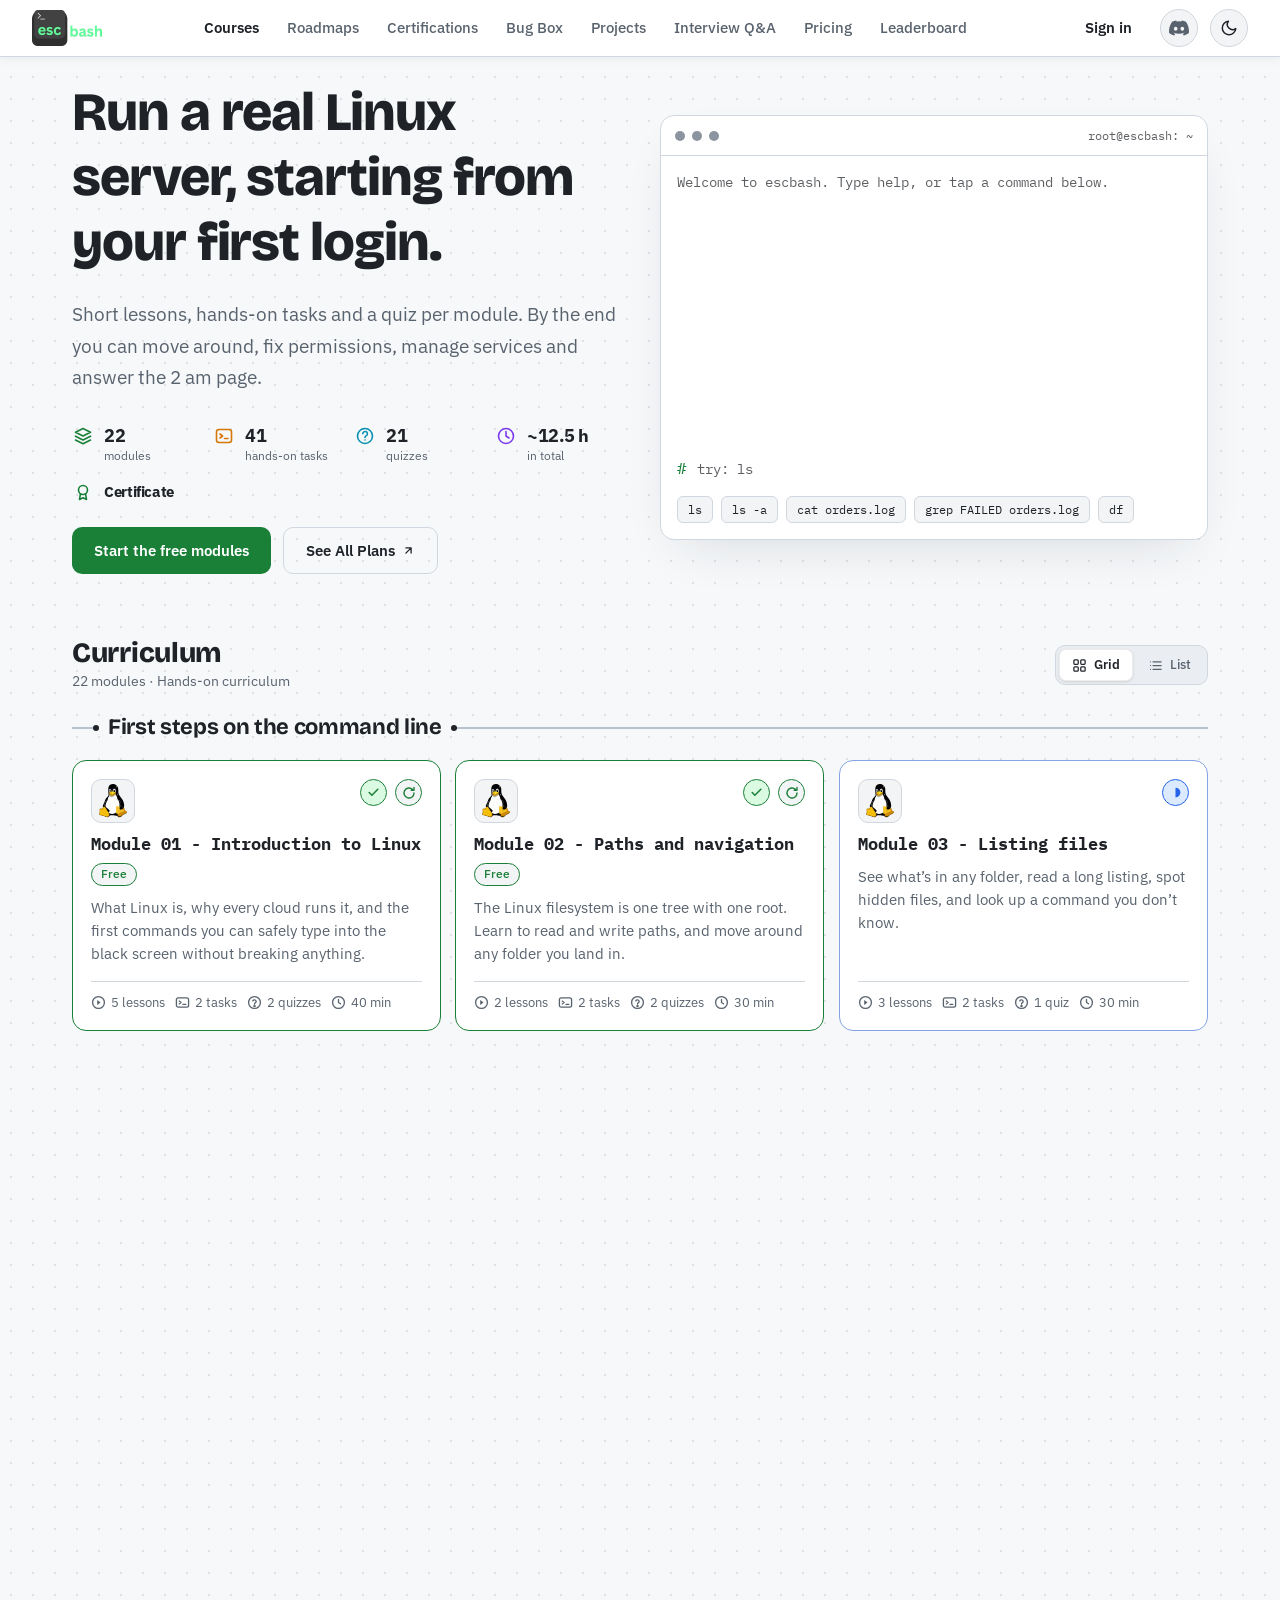
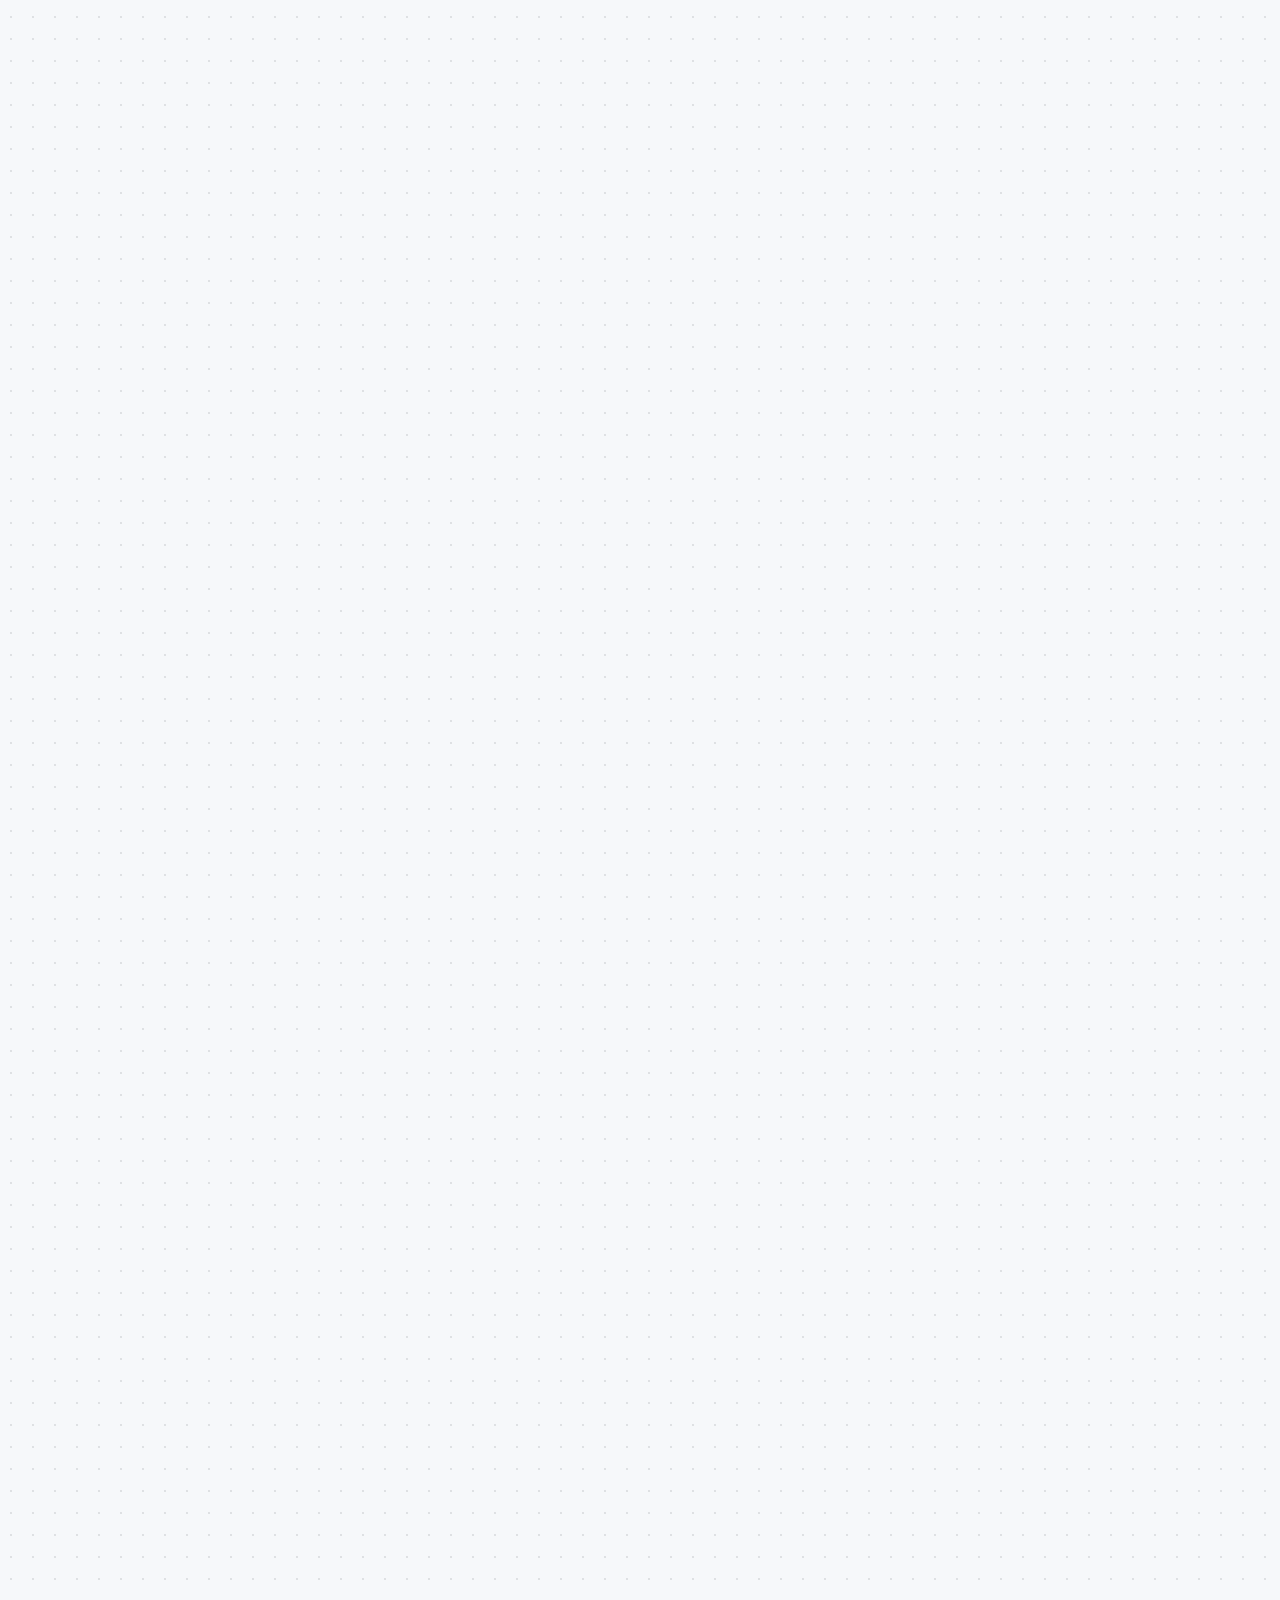
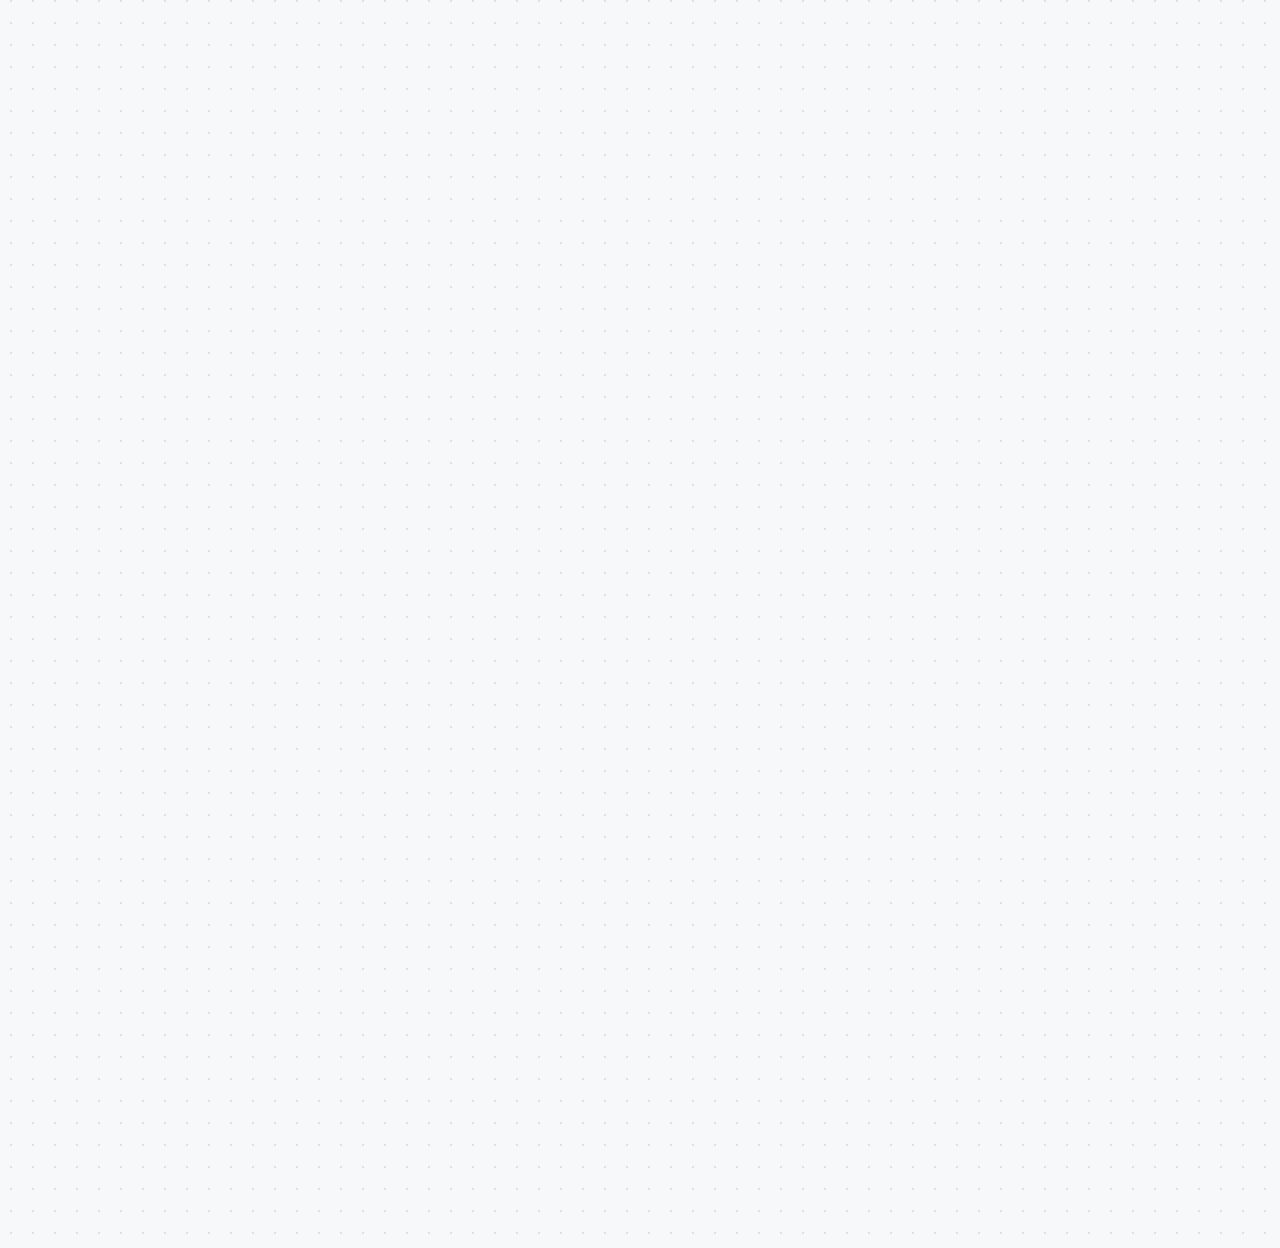
<file: linux-course-v1.html>
<!doctype html>
<html lang="en">
  <head>
    <meta charset="utf-8" />
    <meta
      name="viewport"
      content="width=device-width, initial-scale=1, viewport-fit=cover"
    />
    <title>escbash - Linux tasks, lessons and quizzes</title>
    <link
      rel="stylesheet"
      href="https://fonts.googleapis.com/css2?family=Bricolage+Grotesque:wght@500;700;800&family=IBM+Plex+Mono:wght@400;500&family=IBM+Plex+Sans:wght@400;500&family=Manrope:wght@600;700&display=swap"
    />
    <script src="JS/theme-init.js"></script>
    <link rel="stylesheet" href="CSS/linux-course-v3.css" />
  </head>
  <body data-reveal-grid="true" data-all-courses-href="linux-course-v1.html#topics">
    <svg
      width="0"
      height="0"
      style="position: absolute"
      aria-hidden="true"
      focusable="false"
    >
      <symbol id="tux" viewBox="0 0 249.149 304.188">
        <title id="title20046">Tux</title>
        <defs id="defs27452">
          <linearGradient id="linearGradient28799-4">
            <stop
              style="stop-color: #fefefc; stop-opacity: 1"
              offset="0"
              id="stop28801-13"
            />
            <stop
              id="stop28807-8"
              offset="0.8"
              style="stop-color: #fefefc; stop-opacity: 1"
            />
            <stop
              style="stop-color: #d4d4d4; stop-opacity: 1"
              offset="1"
              id="stop28803-8"
            />
          </linearGradient>
          <linearGradient id="linearGradient28799-5-4">
            <stop
              style="stop-color: #fefefc; stop-opacity: 1"
              offset="0"
              id="stop28801-1-2"
            />
            <stop
              id="stop28807-2-5"
              offset="0.8"
              style="stop-color: #fefefc; stop-opacity: 1"
            />
            <stop
              style="stop-color: #d4d4d4; stop-opacity: 1"
              offset="1"
              id="stop28803-6-6"
            />
          </linearGradient>
          <clipPath id="clipPath14186-9" clipPathUnits="userSpaceOnUse">
            <path
              style="fill: #402c07; fill-opacity: 1; stroke: none"
              d="m 137.6,281 c 1.6,-0.7 3.4,-0.8 5.1,-0.5 1.7,0.3 3.3,1 4.7,2 2.9,1.9 5,4.8 7,7.6 4.7,6.4 9.2,13 13.2,19.8 3.3,5.5 6.3,11.3 10.2,16.5 2.5,3.4 5.3,6.5 7.8,9.9 2.5,3.4 4.7,7.1 5.8,11.1 1.4,5.3 0.9,11.1 -1.6,16 -1.8,3.4 -4.5,6.4 -7.8,8.3 -3.3,2 -7.2,3 -11,2.9 -6.1,-0.2 -11.7,-3.3 -17.4,-5.5 -11.6,-4.6 -24.2,-6.1 -36.1,-9.7 -3.7,-1.1 -7.3,-2.4 -11,-3.4 -1.6,-0.5 -3.3,-0.8 -4.9,-1.6 -1.6,-0.7 -3,-1.7 -3.9,-3.2 -0.7,-1.1 -0.9,-2.5 -0.9,-3.8 0,-1.3 0.3,-2.6 0.8,-3.9 0.9,-2.5 2.3,-4.7 3.3,-7.2 1.6,-4 1.9,-8.4 1.7,-12.7 -0.2,-4.3 -0.9,-8.5 -1.2,-12.8 -0.1,-1.9 -0.2,-3.9 0.2,-5.7 0.4,-1.9 1.2,-3.7 2.6,-5.1 1.3,-1.2 3,-2 4.7,-2.3 1.7,-0.4 3.5,-0.4 5.3,-0.3 1.8,0 3.5,0.1 5.3,-0 1.8,-0.1 3.5,-0.5 5.1,-1.4 1.5,-0.8 2.7,-2.1 3.6,-3.4 1,-1.4 1.8,-2.8 2.6,-4.3 0.8,-1.5 1.7,-2.9 2.7,-4.2 1.1,-1.3 2.4,-2.4 3.9,-3.1"
              id="path14188-1"
            />
          </clipPath>
          <linearGradient id="linearGradient14132-6">
            <stop
              id="stop14134-2"
              offset="0"
              style="stop-color: #b98309; stop-opacity: 1"
            />
            <stop
              id="stop14136-2"
              offset="1"
              style="stop-color: #382605; stop-opacity: 1"
            />
          </linearGradient>
          <filter
            style="color-interpolation-filters: sRGB"
            height="1.2"
            y="-0.1"
            width="1.2"
            x="-0.1"
            id="filter14148-8"
          >
            <feGaussianBlur
              id="feGaussianBlur14150-8"
              stdDeviation="3.9237191"
            />
          </filter>
          <filter style="color-interpolation-filters: sRGB" id="filter14140-3">
            <feGaussianBlur
              id="feGaussianBlur14142-5"
              stdDeviation="2.4365744"
            />
          </filter>
          <linearGradient id="linearGradient14168-5">
            <stop
              id="stop14170-8"
              offset="0"
              style="stop-color: #ebc40c; stop-opacity: 1"
            />
            <stop
              id="stop14172-0"
              offset="1"
              style="stop-color: #ebc40c; stop-opacity: 0"
            />
          </linearGradient>
          <filter style="color-interpolation-filters: sRGB" id="filter14176-5">
            <feGaussianBlur
              id="feGaussianBlur14178-0"
              stdDeviation="0.3702557"
            />
          </filter>
          <filter
            style="color-interpolation-filters: sRGB"
            height="1.1"
            y="-0"
            width="1.2"
            x="-0.1"
            id="filter15053-7"
          >
            <feGaussianBlur
              id="feGaussianBlur15055-3"
              stdDeviation="1.1322032"
            />
          </filter>
          <linearGradient id="linearGradient14830-4">
            <stop
              style="stop-color: #7c7c7c; stop-opacity: 1"
              offset="0"
              id="stop14832-6"
            />
            <stop
              style="stop-color: #7c7c7c; stop-opacity: 0.3"
              offset="1"
              id="stop14834-5"
            />
          </linearGradient>
          <filter
            style="color-interpolation-filters: sRGB"
            height="1.3"
            y="-0.2"
            width="1.1"
            x="-0.1"
            id="filter14812-5"
          >
            <feGaussianBlur
              id="feGaussianBlur14814-2"
              stdDeviation="1.0252435"
            />
          </filter>
          <linearGradient id="linearGradient14830-8-1">
            <stop
              style="stop-color: #7c7c7c; stop-opacity: 1"
              offset="0"
              id="stop14832-2-5"
            />
            <stop
              style="stop-color: #7c7c7c; stop-opacity: 0.3"
              offset="1"
              id="stop14834-8-0"
            />
          </linearGradient>
          <filter
            style="color-interpolation-filters: sRGB"
            height="1.3"
            y="-0.2"
            width="1.1"
            x="-0.1"
            id="filter14812-0-9"
          >
            <feGaussianBlur
              id="feGaussianBlur14814-6-7"
              stdDeviation="1.0252435"
            />
          </filter>
          <linearGradient id="linearGradient14518-6">
            <stop
              style="stop-color: #110800; stop-opacity: 1"
              offset="0"
              id="stop14540-0"
            />
            <stop
              id="stop14542-5"
              offset="0.6"
              style="stop-color: #a65a00; stop-opacity: 0.8"
            />
            <stop
              id="stop14522-4"
              offset="1"
              style="stop-color: #ff921e; stop-opacity: 0"
            />
          </linearGradient>
          <filter
            style="color-interpolation-filters: sRGB"
            height="1.5"
            y="-0.2"
            width="1.4"
            x="-0.2"
            id="filter14897-2"
          >
            <feGaussianBlur
              id="feGaussianBlur14899-5"
              stdDeviation="2.8444356"
            />
          </filter>
          <linearGradient id="linearGradient14518-2-2">
            <stop
              style="stop-color: #110800; stop-opacity: 1"
              offset="0"
              id="stop14540-5-0"
            />
            <stop
              id="stop14542-2-7"
              offset="0.6"
              style="stop-color: #a65a00; stop-opacity: 0.8"
            />
            <stop
              id="stop14522-2-1"
              offset="1"
              style="stop-color: #ff921e; stop-opacity: 0"
            />
          </linearGradient>
          <filter
            style="color-interpolation-filters: sRGB"
            height="1.2"
            y="-0.1"
            width="1.2"
            x="-0.1"
            id="filter14951-8"
          >
            <feGaussianBlur
              id="feGaussianBlur14953-7"
              stdDeviation="1.2967831"
            />
          </filter>
          <filter
            style="color-interpolation-filters: sRGB"
            height="1.5"
            y="-0.3"
            width="1.9"
            x="-0.5"
            id="filter15211-9"
          >
            <feGaussianBlur
              id="feGaussianBlur15213-7"
              stdDeviation="0.85991809"
            />
          </filter>
          <filter
            style="color-interpolation-filters: sRGB"
            height="2"
            y="-0.5"
            width="2.2"
            x="-0.6"
            id="filter14706-3"
          >
            <feGaussianBlur
              id="feGaussianBlur14708-8"
              stdDeviation="2.6400036"
            />
          </filter>
          <linearGradient id="linearGradient15103-0">
            <stop
              id="stop15105-1"
              offset="0"
              style="stop-color: #000000; stop-opacity: 1"
            />
            <stop
              id="stop15107-6"
              offset="1"
              style="stop-color: #000000; stop-opacity: 0"
            />
          </linearGradient>
          <filter style="color-interpolation-filters: sRGB" id="filter15115-3">
            <feGaussianBlur
              id="feGaussianBlur15117-8"
              stdDeviation="2.2091576"
            />
          </filter>
          <linearGradient id="linearGradient14392-8">
            <stop
              id="stop14394-3"
              offset="0"
              style="stop-color: #3e2a06; stop-opacity: 1"
            />
            <stop
              id="stop14396-0"
              offset="1"
              style="stop-color: #ad780a; stop-opacity: 1"
            />
          </linearGradient>
          <filter
            style="color-interpolation-filters: sRGB"
            height="1.3"
            y="-0.1"
            width="1.3"
            x="-0.1"
            id="filter14416-8"
          >
            <feGaussianBlur
              id="feGaussianBlur14418-5"
              stdDeviation="4.7787162"
            />
          </filter>
          <filter
            style="color-interpolation-filters: sRGB"
            height="1.2"
            y="-0.1"
            width="1.2"
            x="-0.1"
            id="filter14432-2"
          >
            <feGaussianBlur
              id="feGaussianBlur14434-2"
              stdDeviation="3.1725155"
            />
          </filter>
          <linearGradient id="linearGradient17009">
            <stop
              id="stop17011"
              offset="0"
              style="stop-color: #f3cd0c; stop-opacity: 1"
            />
            <stop
              id="stop17013"
              offset="1"
              style="stop-color: #f3cd0c; stop-opacity: 0"
            />
          </linearGradient>
          <filter
            style="color-interpolation-filters: sRGB"
            height="1.3"
            y="-0.1"
            width="1"
            x="-0"
            id="filter17044"
          >
            <feGaussianBlur
              id="feGaussianBlur17046"
              stdDeviation="0.47946431"
            />
          </filter>
          <filter
            style="color-interpolation-filters: sRGB"
            height="1.3"
            y="-0.2"
            width="1.4"
            x="-0.2"
            id="filter15185-2"
          >
            <feGaussianBlur
              id="feGaussianBlur15187-7"
              stdDeviation="0.90083196"
            />
          </filter>
          <filter
            style="color-interpolation-filters: sRGB"
            id="filter4592-2"
            x="-0.8"
            width="2.6"
            y="-0.1"
            height="1.1"
          >
            <feGaussianBlur
              stdDeviation="1.4463082"
              id="feGaussianBlur4594-6"
            />
          </filter>
          <linearGradient id="linearGradient4417-8-5">
            <stop
              style="stop-color: #000000; stop-opacity: 1"
              offset="0"
              id="stop4419-4-4"
            />
            <stop
              style="stop-color: #000000; stop-opacity: 0.2"
              offset="1"
              id="stop4421-2-0"
            />
          </linearGradient>
          <filter style="color-interpolation-filters: sRGB" id="filter4538-7">
            <feGaussianBlur
              stdDeviation="0.7854602"
              id="feGaussianBlur4540-9"
            />
          </filter>
          <filter style="color-interpolation-filters: sRGB" id="filter4427-5-7">
            <feGaussianBlur
              stdDeviation="1.1383167"
              id="feGaussianBlur4429-4-8"
            />
          </filter>
          <linearGradient id="linearGradient4417-0">
            <stop
              style="stop-color: #000000; stop-opacity: 1"
              offset="0"
              id="stop4419-8"
            />
            <stop
              style="stop-color: #000000; stop-opacity: 0.2"
              offset="1"
              id="stop4421-8"
            />
          </linearGradient>
          <filter style="color-interpolation-filters: sRGB" id="filter4487-6">
            <feGaussianBlur
              stdDeviation="0.6434074"
              id="feGaussianBlur4489-4"
            />
          </filter>
          <filter
            style="color-interpolation-filters: sRGB"
            height="1.1"
            y="-0"
            width="1.2"
            x="-0.1"
            id="filter14666-9"
          >
            <feGaussianBlur
              id="feGaussianBlur14668-7"
              stdDeviation="1.352085"
            />
          </filter>
          <linearGradient id="linearGradient29652-2">
            <stop
              id="stop29654-6"
              offset="0"
              style="stop-color: #c8c8c8; stop-opacity: 1"
            />
            <stop
              id="stop29656-1"
              offset="1"
              style="stop-color: #797978; stop-opacity: 1"
            />
          </linearGradient>
          <linearGradient id="linearGradient28469-0">
            <stop
              id="stop28479-4"
              offset="0"
              style="stop-color: #d2940a; stop-opacity: 1"
            />
            <stop
              id="stop28477-2"
              offset="0.8"
              style="stop-color: #d89c08; stop-opacity: 1"
            />
            <stop
              style="stop-color: #b67e07; stop-opacity: 1"
              offset="0.9"
              id="stop28485-7"
            />
            <stop
              style="stop-color: #946106; stop-opacity: 1"
              offset="1"
              id="stop28473-1"
            />
          </linearGradient>
          <filter
            style="color-interpolation-filters: sRGB"
            id="filter28502-8"
            x="-0.2"
            width="1.3"
            y="-0.2"
            height="1.4"
          >
            <feGaussianBlur
              stdDeviation="0.89858666"
              id="feGaussianBlur28504-3"
            />
          </filter>
          <filter style="color-interpolation-filters: sRGB" id="filter15145-6">
            <feGaussianBlur
              id="feGaussianBlur15147-1"
              stdDeviation="0.75821369"
            />
          </filter>
          <linearGradient id="linearGradient28275-8">
            <stop
              style="stop-color: #ad780a; stop-opacity: 1"
              offset="0"
              id="stop28277-1"
            />
            <stop
              id="stop28291-9"
              offset="0.1"
              style="stop-color: #d89e08; stop-opacity: 1"
            />
            <stop
              id="stop28289-6"
              offset="0.3"
              style="stop-color: #edb80b; stop-opacity: 1"
            />
            <stop
              id="stop28287-6"
              offset="0.4"
              style="stop-color: #ebc80d; stop-opacity: 1"
            />
            <stop
              id="stop28285-7"
              offset="0.5"
              style="stop-color: #f5d838; stop-opacity: 1"
            />
            <stop
              id="stop28283-7"
              offset="0.8"
              style="stop-color: #f6d811; stop-opacity: 1"
            />
            <stop
              style="stop-color: #f5cd31; stop-opacity: 1"
              offset="1"
              id="stop28279-5"
            />
          </linearGradient>
          <filter
            style="color-interpolation-filters: sRGB"
            height="1.3"
            y="-0.1"
            width="1.3"
            x="-0.2"
            id="filter14963-7"
          >
            <feGaussianBlur
              id="feGaussianBlur14965-0"
              stdDeviation="0.84878819"
            />
          </filter>
          <linearGradient id="linearGradient29529-6">
            <stop
              style="stop-color: #3a2903; stop-opacity: 1"
              offset="0"
              id="stop29531-0"
            />
            <stop
              id="stop29539-7"
              offset="0.6"
              style="stop-color: #735208; stop-opacity: 1"
            />
            <stop
              style="stop-color: #ac8c04; stop-opacity: 1"
              offset="1"
              id="stop29533-8"
            />
          </linearGradient>
          <filter style="color-interpolation-filters: sRGB" id="filter15177-1">
            <feGaussianBlur
              id="feGaussianBlur15179-3"
              stdDeviation="0.11039302"
            />
          </filter>
          <filter
            style="color-interpolation-filters: sRGB"
            height="1.2"
            y="-0.1"
            width="1.2"
            x="-0.1"
            id="filter15173-0"
          >
            <feGaussianBlur
              id="feGaussianBlur15175-4"
              stdDeviation="0.11039302"
            />
          </filter>
          <linearGradient id="linearGradient28572-7">
            <stop
              style="stop-color: #f5ce2d; stop-opacity: 1"
              offset="0"
              id="stop28574-5"
            />
            <stop
              style="stop-color: #d79b08; stop-opacity: 1"
              offset="1"
              id="stop28576-0"
            />
          </linearGradient>
          <filter
            style="color-interpolation-filters: sRGB"
            id="filter28584-4"
            x="-0.1"
            width="1.2"
            y="-0.1"
            height="1.3"
          >
            <feGaussianBlur
              stdDeviation="0.2640625"
              id="feGaussianBlur28586-3"
            />
          </filter>
          <linearGradient id="linearGradient29477-3">
            <stop
              style="stop-color: #757574; stop-opacity: 0"
              offset="0"
              id="stop29479-5"
            />
            <stop
              id="stop29487-5"
              offset="0.3"
              style="stop-color: #757574; stop-opacity: 1"
            />
            <stop
              id="stop29485-0"
              offset="0.5"
              style="stop-color: #757574; stop-opacity: 1"
            />
            <stop
              style="stop-color: #757574; stop-opacity: 0"
              offset="1"
              id="stop29481-3"
            />
          </linearGradient>
          <filter
            style="color-interpolation-filters: sRGB"
            id="filter29493-2"
            x="-0.2"
            width="1.5"
            y="-0.1"
            height="1.3"
          >
            <feGaussianBlur
              stdDeviation="0.51262416"
              id="feGaussianBlur29495-7"
            />
          </filter>
          <linearGradient id="linearGradient29336-6">
            <stop
              style="stop-color: #646464; stop-opacity: 0"
              offset="0"
              id="stop29338-1"
            />
            <stop
              id="stop29344-7"
              offset="0.3"
              style="stop-color: #646464; stop-opacity: 0.6"
            />
            <stop
              style="stop-color: #646464; stop-opacity: 1"
              offset="0.5"
              id="stop29354-5"
            />
            <stop
              id="stop29356-3"
              offset="0.7"
              style="stop-color: #646464; stop-opacity: 0.3"
            />
            <stop
              style="stop-color: #646464; stop-opacity: 0"
              offset="1"
              id="stop29340-6"
            />
          </linearGradient>
          <filter style="color-interpolation-filters: sRGB" id="filter29447-1">
            <feGaussianBlur
              stdDeviation="0.13475369"
              id="feGaussianBlur29449-4"
            />
          </filter>
          <filter style="color-interpolation-filters: sRGB" id="filter29350-1">
            <feGaussianBlur stdDeviation="0.1475" id="feGaussianBlur29352-7" />
          </filter>
          <linearGradient id="linearGradient28976-3">
            <stop
              style="stop-color: #747474; stop-opacity: 1"
              offset="0"
              id="stop28978-7"
            />
            <stop
              id="stop29259-5"
              offset="0.1"
              style="stop-color: #8c8c8c; stop-opacity: 1"
            />
            <stop
              id="stop29257-0"
              offset="0.2"
              style="stop-color: #a4a4a4; stop-opacity: 1"
            />
            <stop
              id="stop28984-4"
              offset="0.5"
              style="stop-color: #d4d4d4; stop-opacity: 1"
            />
            <stop
              style="stop-color: #d4d4d4; stop-opacity: 1"
              offset="0.6"
              id="stop28986-0"
            />
            <stop
              style="stop-color: #7c7c7c; stop-opacity: 1"
              offset="1"
              id="stop28980-2"
            />
          </linearGradient>
          <filter
            style="color-interpolation-filters: sRGB"
            id="filter28927-8"
            x="-0.2"
            width="1.3"
            y="-0.2"
            height="1.4"
          >
            <feGaussianBlur
              stdDeviation="0.24891089"
              id="feGaussianBlur28929-2"
            />
          </filter>
          <linearGradient id="linearGradient28935-8">
            <stop
              style="stop-color: #949494; stop-opacity: 0.4"
              offset="0"
              id="stop28937-7"
            />
            <stop
              id="stop28943-3"
              offset="0.5"
              style="stop-color: #949494; stop-opacity: 1"
            />
            <stop
              style="stop-color: #949494; stop-opacity: 0.4"
              offset="1"
              id="stop28939-8"
            />
          </linearGradient>
          <filter
            style="color-interpolation-filters: sRGB"
            id="filter28949-8"
            x="-0.2"
            width="1.4"
            y="-0.2"
            height="1.4"
          >
            <feGaussianBlur
              stdDeviation="0.51947927"
              id="feGaussianBlur28951-1"
            />
          </filter>
          <filter
            style="color-interpolation-filters: sRGB"
            height="1.6"
            y="-0.3"
            width="1.6"
            x="-0.3"
            id="filter15133-1"
          >
            <feGaussianBlur
              id="feGaussianBlur15135-5"
              stdDeviation="1.7403319"
            />
          </filter>
          <linearGradient id="linearGradient28853-5">
            <stop
              style="stop-color: #020204; stop-opacity: 1"
              offset="0"
              id="stop28855-3"
            />
            <stop
              id="stop28865-0"
              offset="0.7"
              style="stop-color: #020204; stop-opacity: 1"
            />
            <stop
              style="stop-color: #5c5c5c; stop-opacity: 1"
              offset="1"
              id="stop28857-9"
            />
          </linearGradient>
          <linearGradient id="linearGradient28799-3">
            <stop
              style="stop-color: #fefefc; stop-opacity: 1"
              offset="0"
              id="stop28801-6"
            />
            <stop
              id="stop28807-7"
              offset="0.8"
              style="stop-color: #fefefc; stop-opacity: 1"
            />
            <stop
              style="stop-color: #d4d4d4; stop-opacity: 1"
              offset="1"
              id="stop28803-0"
            />
          </linearGradient>
          <linearGradient id="linearGradient28799-5-5">
            <stop
              style="stop-color: #fefefc; stop-opacity: 1"
              offset="0"
              id="stop28801-1-9"
            />
            <stop
              id="stop28807-2-6"
              offset="0.8"
              style="stop-color: #fefefc; stop-opacity: 1"
            />
            <stop
              style="stop-color: #d4d4d4; stop-opacity: 1"
              offset="1"
              id="stop28803-6-3"
            />
          </linearGradient>
          <filter style="color-interpolation-filters: sRGB" id="filter30475-4">
            <feGaussianBlur
              stdDeviation="0.93152507"
              id="feGaussianBlur30477-9"
            />
          </filter>
          <filter
            style="color-interpolation-filters: sRGB"
            id="filter30479-2"
            x="-0.1"
            width="1.2"
            y="-0.1"
            height="1.3"
          >
            <feGaussianBlur
              stdDeviation="2.0355046"
              id="feGaussianBlur30481-9"
            />
          </filter>
          <radialGradient
            r="14.6"
            fy="137.66095"
            fx="223.19559"
            cy="137.7"
            cx="223.2"
            gradientTransform="matrix(0.8,-0,0,1.2,-208.4,-35.5)"
            gradientUnits="userSpaceOnUse"
            id="radialGradient18806"
            xlink:href="#linearGradient28799-5-5"
          />
          <radialGradient
            r="14.6"
            fy="137.66095"
            fx="223.19559"
            cy="137.7"
            cx="223.2"
            gradientTransform="matrix(1.1,-0,0,1.2,-233.5,-35.5)"
            gradientUnits="userSpaceOnUse"
            id="radialGradient18808"
            xlink:href="#linearGradient28799-3"
          />
          <radialGradient
            r="15.4"
            fy="150.65126"
            fx="275.53763"
            cy="150.7"
            cx="275.5"
            gradientTransform="matrix(0.7,-0.5,0.5,0.6,-271.1,183)"
            gradientUnits="userSpaceOnUse"
            id="radialGradient18810"
            xlink:href="#linearGradient28853-5"
          />
          <linearGradient
            y2="140.7"
            x2="219.7"
            y1="132.8"
            x1="213"
            gradientTransform="translate(-60,-58.4)"
            gradientUnits="userSpaceOnUse"
            id="linearGradient18812"
            xlink:href="#linearGradient28935-8"
          />
          <linearGradient
            y2="132.5"
            x2="358.6"
            y1="120"
            x1="337.2"
            gradientTransform="translate(-250)"
            gradientUnits="userSpaceOnUse"
            id="linearGradient18814"
            xlink:href="#linearGradient28976-3"
          />
          <linearGradient
            y2="128"
            x2="308.7"
            y1="114.6"
            x1="294.5"
            gradientTransform="translate(-300,-1)"
            gradientUnits="userSpaceOnUse"
            id="linearGradient18816"
            xlink:href="#linearGradient29336-6"
          />
          <linearGradient
            y2="128.6"
            x2="266.6"
            y1="115.7"
            x1="253.2"
            gradientTransform="translate(-300,-1)"
            gradientUnits="userSpaceOnUse"
            id="linearGradient18818"
            xlink:href="#linearGradient29336-6"
          />
          <linearGradient
            gradientTransform="translate(-50,-58.4)"
            y2="142.5"
            x2="169.9"
            y1="132.1"
            x1="164"
            gradientUnits="userSpaceOnUse"
            id="linearGradient18820"
            xlink:href="#linearGradient29477-3"
          />
          <radialGradient
            r="31.1"
            fy="193.09949"
            fx="294.48483"
            cy="193.1"
            cx="294.5"
            gradientTransform="matrix(0.9,-0.4,0.3,0.7,-244.5,146.7)"
            gradientUnits="userSpaceOnUse"
            id="radialGradient18822"
            xlink:href="#linearGradient28469-0"
          />
          <linearGradient
            y2="157.9"
            x2="313.3"
            y1="158.3"
            x1="256.9"
            gradientTransform="translate(-210)"
            gradientUnits="userSpaceOnUse"
            id="linearGradient18824"
            xlink:href="#linearGradient28275-8"
          />
          <radialGradient
            r="3.2"
            fy="147.09335"
            fx="77.67215"
            cy="147.1"
            cx="77.7"
            gradientTransform="matrix(1,0,0,0.6,60,3.1)"
            gradientUnits="userSpaceOnUse"
            id="radialGradient18826"
            xlink:href="#linearGradient29529-6"
          />
          <radialGradient
            r="1.5"
            fy="147.44128"
            fx="63.125401"
            cy="147.4"
            cx="63.1"
            gradientTransform="matrix(1,0,0,1.1,60,-69.5)"
            gradientUnits="userSpaceOnUse"
            id="radialGradient18828"
            xlink:href="#linearGradient29529-6"
          />
          <linearGradient
            y2="159.8"
            x2="243.5"
            y1="157"
            x1="243"
            gradientUnits="userSpaceOnUse"
            id="linearGradient18830"
            xlink:href="#linearGradient28572-7"
          />
          <radialGradient
            r="35.5"
            fy="126.53491"
            fx="268.06998"
            cy="126.5"
            cx="268.1"
            gradientTransform="matrix(0.2,-0,0,0.2,-3.1,114)"
            gradientUnits="userSpaceOnUse"
            id="radialGradient18832"
            xlink:href="#linearGradient29652-2"
          />
          <radialGradient
            r="27.4"
            fy="220.53755"
            fx="336.22372"
            cy="220.5"
            cx="336.2"
            gradientTransform="matrix(-0.7,0,0,0.8,166.3,50.2)"
            gradientUnits="userSpaceOnUse"
            id="radialGradient18834"
            xlink:href="#linearGradient4417-0"
          />
          <radialGradient
            r="27.4"
            fy="236.36569"
            fx="312.14502"
            cy="236.4"
            cx="312.1"
            gradientTransform="matrix(1,0,0,0.8,-150,-8.1)"
            gradientUnits="userSpaceOnUse"
            id="radialGradient18836"
            xlink:href="#linearGradient4417-8-5"
          />
          <radialGradient
            r="10.8"
            fy="225.13487"
            fx="275.55389"
            cy="225.1"
            cx="275.6"
            gradientTransform="matrix(1,0,0,1.1,-150,-73.2)"
            gradientUnits="userSpaceOnUse"
            id="radialGradient18838"
            xlink:href="#linearGradient4417-8-5"
          />
          <linearGradient
            y2="351.5"
            x2="342"
            y1="323.9"
            x1="338.3"
            gradientTransform="translate(-310)"
            gradientUnits="userSpaceOnUse"
            id="linearGradient18840"
            xlink:href="#linearGradient15103-0"
          />
          <linearGradient
            gradientTransform="translate(-250,-58.4)"
            y2="293.6"
            x2="490.1"
            y1="371.5"
            x1="442"
            gradientUnits="userSpaceOnUse"
            id="linearGradient18842"
            xlink:href="#linearGradient14392-8"
          />
          <linearGradient
            y2="302.3"
            x2="353.7"
            y1="289.6"
            x1="355.2"
            gradientTransform="translate(-150,-60.4)"
            gradientUnits="userSpaceOnUse"
            id="linearGradient18844"
            xlink:href="#linearGradient17009"
          />
          <radialGradient
            r="16.8"
            fy="303.41541"
            fx="363.33957"
            cy="303.4"
            cx="363.3"
            gradientTransform="matrix(1.3,0.4,-0.4,1.4,-150.5,-298.7)"
            gradientUnits="userSpaceOnUse"
            id="radialGradient18846"
            xlink:href="#linearGradient14518-6"
          />
          <radialGradient
            r="16.8"
            fy="303.41541"
            fx="363.33957"
            cy="303.4"
            cx="363.3"
            gradientTransform="matrix(1.3,0.4,-0.4,1.4,-310.5,-240.3)"
            gradientUnits="userSpaceOnUse"
            id="radialGradient18848"
            xlink:href="#linearGradient14518-2-2"
          />
          <radialGradient
            r="20.5"
            fy="246.85757"
            fx="382.23483"
            cy="246.9"
            cx="382.2"
            gradientTransform="matrix(0.4,0.2,-0.1,0.2,260.6,181.9)"
            gradientUnits="userSpaceOnUse"
            id="radialGradient18850"
            xlink:href="#linearGradient14830-4"
          />
          <linearGradient
            y2="279.2"
            x2="361.5"
            y1="279.4"
            x1="358.5"
            gradientUnits="userSpaceOnUse"
            id="linearGradient18852"
            xlink:href="#linearGradient14830-8-1"
          />
          <linearGradient
            gradientTransform="translate(-80,-58.4)"
            y2="381.6"
            x2="170.9"
            y1="301.5"
            x1="123.1"
            gradientUnits="userSpaceOnUse"
            id="linearGradient18854"
            xlink:href="#linearGradient14132-6"
          />
          <linearGradient
            y2="352.3"
            x2="186.6"
            y1="324"
            x1="171.6"
            gradientTransform="translate(-80.5,-60.1)"
            gradientUnits="userSpaceOnUse"
            id="linearGradient18856"
            xlink:href="#linearGradient14168-5"
          />
          <clipPath id="clipPath391" clipPathUnits="userSpaceOnUse">
            <path
              transform="matrix(1,0,0,1,0,-4)"
              style="
                fill: url(#linearGradient395);
                fill-opacity: 1;
                stroke: none;
              "
              d="m 137.6,281 c 1.6,-0.7 3.4,-0.8 5.1,-0.5 1.7,0.3 3.3,1 4.7,2 2.9,1.9 5,4.8 7,7.6 4.7,6.4 9.2,13 13.2,19.8 3.3,5.5 6.3,11.3 10.2,16.5 2.5,3.4 5.3,6.5 7.8,9.9 2.5,3.4 4.7,7.1 5.8,11.1 1.4,5.3 0.9,11.1 -1.6,16 -1.8,3.4 -4.5,6.4 -7.8,8.3 -3.3,2 -7.2,3 -11,2.9 -6.1,-0.2 -11.7,-3.3 -17.4,-5.5 -11.6,-4.6 -24.2,-6.1 -36.1,-9.7 -3.7,-1.1 -7.3,-2.4 -11,-3.4 -1.6,-0.5 -3.3,-0.8 -4.9,-1.6 -1.6,-0.7 -3,-1.7 -3.9,-3.2 -0.7,-1.1 -0.9,-2.5 -0.9,-3.8 0,-1.3 0.3,-2.6 0.8,-3.9 0.9,-2.5 2.3,-4.7 3.3,-7.2 1.6,-4 1.9,-8.4 1.7,-12.7 -0.2,-4.3 -0.9,-8.5 -1.2,-12.8 -0.1,-1.9 -0.2,-3.9 0.2,-5.7 0.4,-1.9 1.2,-3.7 2.6,-5.1 1.3,-1.2 3,-2 4.7,-2.3 1.7,-0.4 3.5,-0.4 5.3,-0.3 1.8,0 3.5,0.1 5.3,-0 1.8,-0.1 3.5,-0.5 5.1,-1.4 1.5,-0.8 2.7,-2.1 3.6,-3.4 1,-1.4 1.8,-2.8 2.6,-4.3 0.8,-1.5 1.7,-2.9 2.7,-4.2 1.1,-1.3 2.4,-2.4 3.9,-3.1"
              id="path393"
            />
          </clipPath>
          <linearGradient
            y2="381.6"
            x2="170.9"
            y1="301.5"
            x1="123.1"
            gradientUnits="userSpaceOnUse"
            id="linearGradient395"
            xlink:href="#linearGradient14132-6"
          />
          <clipPath id="clipPath401" clipPathUnits="userSpaceOnUse">
            <path
              id="path403"
              d="m 137.6,281 c 1.6,-0.7 3.4,-0.8 5.1,-0.5 1.7,0.3 3.3,1 4.7,2 2.9,1.9 5,4.8 7,7.6 4.7,6.4 9.2,13 13.2,19.8 3.3,5.5 6.3,11.3 10.2,16.5 2.5,3.4 5.3,6.5 7.8,9.9 2.5,3.4 4.7,7.1 5.8,11.1 1.4,5.3 0.9,11.1 -1.6,16 -1.8,3.4 -4.5,6.4 -7.8,8.3 -3.3,2 -7.2,3 -11,2.9 -6.1,-0.2 -11.7,-3.3 -17.4,-5.5 -11.6,-4.6 -24.2,-6.1 -36.1,-9.7 -3.7,-1.1 -7.3,-2.4 -11,-3.4 -1.6,-0.5 -3.3,-0.8 -4.9,-1.6 -1.6,-0.7 -3,-1.7 -3.9,-3.2 -0.7,-1.1 -0.9,-2.5 -0.9,-3.8 0,-1.3 0.3,-2.6 0.8,-3.9 0.9,-2.5 2.3,-4.7 3.3,-7.2 1.6,-4 1.9,-8.4 1.7,-12.7 -0.2,-4.3 -0.9,-8.5 -1.2,-12.8 -0.1,-1.9 -0.2,-3.9 0.2,-5.7 0.4,-1.9 1.2,-3.7 2.6,-5.1 1.3,-1.2 3,-2 4.7,-2.3 1.7,-0.4 3.5,-0.4 5.3,-0.3 1.8,0 3.5,0.1 5.3,-0 1.8,-0.1 3.5,-0.5 5.1,-1.4 1.5,-0.8 2.7,-2.1 3.6,-3.4 1,-1.4 1.8,-2.8 2.6,-4.3 0.8,-1.5 1.7,-2.9 2.7,-4.2 1.1,-1.3 2.4,-2.4 3.9,-3.1"
              style="
                fill: url(#linearGradient405);
                fill-opacity: 1;
                stroke: none;
              "
              transform="translate(-240,-1)"
            />
          </clipPath>
          <linearGradient
            y2="381.6"
            x2="170.9"
            y1="301.5"
            x1="123.1"
            gradientUnits="userSpaceOnUse"
            id="linearGradient405"
            xlink:href="#linearGradient14132-6"
          />
          <clipPath id="clipPath419" clipPathUnits="userSpaceOnUse">
            <path
              clip-path="none"
              id="path421"
              d="m 513.2,336.6 c -2.6,3.1 -6.3,5.2 -9.9,7 -6.2,3.2 -12.6,5.9 -18.4,9.7 -3.9,2.5 -7.5,5.5 -10.9,8.7 -2.9,2.8 -5.6,5.7 -8.8,8 -3.3,2.4 -7,4.1 -11,4.7 -4.8,0.7 -9.8,-0.2 -14.3,-2.2 -3.1,-1.4 -6.2,-3.3 -8,-6.2 -1.8,-2.9 -2.2,-6.5 -2.2,-9.9 -0,-6.1 1.1,-12.1 2.2,-18.1 0.9,-5 1.7,-10 2.3,-15 1,-9.1 1,-18.4 0.3,-27.5 -0.1,-1.5 -0.2,-3.1 -0,-4.6 0.2,-1.5 0.9,-3 2,-4 1.1,-0.9 2.5,-1.3 3.9,-1.4 1.4,-0.1 2.8,0.1 4.2,0.4 3.3,0.5 6.7,0.9 9.9,1.7 2,0.5 4,1.3 6.1,1.8 3.4,0.9 7,1.4 10.5,1 3.8,-0.4 7.4,-1.9 11.2,-1.8 1.6,0 3.1,0.3 4.6,0.8 1.5,0.5 3,1.2 4.1,2.3 0.8,0.9 1.4,1.9 1.9,3.1 0.7,1.7 1,3.5 1.2,5.2 0.1,1.6 0.1,3.2 0.4,4.8 0.5,2.6 1.8,4.9 3.5,6.9 1.7,2 3.7,3.7 5.7,5.4 2,1.7 4,3.4 6.2,4.8 1,0.7 2.1,1.3 3,2.1 1,0.8 1.8,1.6 2.4,2.7 0.8,1.4 1.1,3.2 0.5,4.9 -0.5,1.7 -1.5,3.3 -2.7,4.7 z"
              style="
                display: inline;
                fill: url(#linearGradient423);
                fill-opacity: 1;
                stroke: none;
              "
            />
          </clipPath>
          <linearGradient
            y2="293.6"
            x2="490.1"
            y1="371.5"
            x1="442"
            gradientTransform="translate(-250,-58.4)"
            gradientUnits="userSpaceOnUse"
            id="linearGradient423"
            xlink:href="#linearGradient14392-8"
          />
          <clipPath id="clipPath426" clipPathUnits="userSpaceOnUse">
            <path
              clip-path="none"
              id="path428"
              d="m 509.4,335.7 c -2.3,2.5 -5.5,4.2 -8.7,5.7 -5.4,2.6 -11,4.8 -16.1,7.9 -3.4,2.1 -6.6,4.5 -9.5,7.1 -2.5,2.2 -4.9,4.6 -7.7,6.5 -2.8,1.9 -6.1,3.3 -9.6,3.8 -4.2,0.6 -8.6,-0.2 -12.5,-1.8 -2.7,-1.1 -5.4,-2.7 -7,-5.1 -1.6,-2.4 -1.9,-5.3 -2,-8.1 -0,-4.9 1,-9.8 1.9,-14.7 0.8,-4 1.5,-8.1 2,-12.2 0.9,-7.4 0.9,-14.9 0.3,-22.3 -0.1,-1.2 -0.2,-2.5 -0,-3.7 0.2,-1.2 0.7,-2.5 1.8,-3.3 0.9,-0.8 2.2,-1.1 3.4,-1.1 1.2,-0.1 2.5,0.1 3.7,0.3 2.9,0.4 5.8,0.7 8.7,1.4 1.8,0.4 3.5,1 5.3,1.5 3,0.7 6.1,1.1 9.2,0.8 3.3,-0.4 6.5,-1.5 9.8,-1.4 1.4,0 2.7,0.3 4,0.6 1.3,0.4 2.6,0.9 3.6,1.9 0.7,0.7 1.3,1.6 1.6,2.5 0.6,1.4 0.9,2.8 1,4.3 0.1,1.3 0.1,2.6 0.4,3.9 0.4,2.1 1.6,4 3.1,5.6 1.5,1.6 3.2,3 5,4.4 1.7,1.4 3.5,2.7 5.4,3.9 0.9,0.6 1.8,1.1 2.6,1.7 0.8,0.6 1.6,1.3 2.1,2.2 0.7,1.2 0.9,2.6 0.5,4 -0.5,1.4 -1.3,2.7 -2.3,3.8 z"
              style="
                display: inline;
                fill: url(#linearGradient430);
                fill-opacity: 1;
                stroke: none;
                stroke-width: 0.8;
              "
            />
          </clipPath>
          <linearGradient
            y2="293.6"
            x2="490.1"
            y1="371.5"
            x1="442"
            gradientTransform="matrix(0.9,0,0,0.8,-158.4,15.2)"
            gradientUnits="userSpaceOnUse"
            id="linearGradient430"
            xlink:href="#linearGradient14392-8"
          />
          <clipPath id="clipPath433" clipPathUnits="userSpaceOnUse">
            <path
              clip-path="none"
              id="path435"
              d="m 263.2,278.3 c -2.6,3.1 -6.3,5.2 -9.9,7 -6.2,3.2 -12.6,5.9 -18.4,9.7 -3.9,2.5 -7.5,5.5 -10.9,8.7 -2.9,2.8 -5.6,5.7 -8.8,8 -3.3,2.4 -7,4.1 -11,4.7 -4.8,0.7 -9.8,-0.2 -14.3,-2.2 -3.1,-1.4 -6.2,-3.3 -8,-6.2 -1.8,-2.9 -2.2,-6.5 -2.2,-9.9 -0,-6.1 1.1,-12.1 2.2,-18.1 0.9,-5 1.7,-10 2.3,-15 1,-9.1 1,-18.4 0.3,-27.5 -0.1,-1.5 -0.2,-3.1 -0,-4.6 0.2,-1.5 0.9,-3 2,-4 1.1,-0.9 2.5,-1.3 3.9,-1.4 1.4,-0.1 2.8,0.1 4.2,0.4 3.3,0.5 6.7,0.9 9.9,1.7 2,0.5 4,1.3 6.1,1.8 3.4,0.9 7,1.4 10.5,1 3.8,-0.4 7.4,-1.9 11.2,-1.8 1.6,0 3.1,0.3 4.6,0.8 1.5,0.5 3,1.2 4.1,2.3 0.8,0.9 1.4,1.9 1.9,3.1 0.7,1.7 1,3.5 1.2,5.2 0.1,1.6 0.1,3.2 0.4,4.8 0.5,2.6 1.8,4.9 3.5,6.9 1.7,2 3.7,3.7 5.7,5.4 2,1.7 4,3.4 6.2,4.8 1,0.7 2.1,1.3 3,2.1 1,0.8 1.8,1.6 2.4,2.7 0.8,1.4 1.1,3.2 0.5,4.9 -0.5,1.7 -1.5,3.3 -2.7,4.7 z"
              style="
                display: inline;
                fill: url(#linearGradient437);
                fill-opacity: 1;
                stroke: none;
              "
            />
          </clipPath>
          <linearGradient
            y2="293.6"
            x2="490.1"
            y1="371.5"
            x1="442"
            gradientTransform="translate(-500,-116.7)"
            gradientUnits="userSpaceOnUse"
            id="linearGradient437"
            xlink:href="#linearGradient14392-8"
          />
          <clipPath id="clipPath504" clipPathUnits="userSpaceOnUse">
            <path
              d="m 304.8,225.4 c 6,4.9 9.8,12.3 10.9,20 0.9,6 0.3,12.2 -1,18.1 -1.3,5.9 -3.4,11.7 -5.4,17.4 -0.8,2.3 -1.6,4.6 -2,7 -0.3,2.4 -0.1,5 1,7.1 1.3,2.4 3.7,4.1 6.4,4.9 2.6,0.8 5.4,0.8 8,0.1 2.6,-0.7 5.1,-2 7.2,-3.6 5.4,-4.3 8.7,-10.9 10,-17.8 1.3,-6.9 0.7,-14 -0.5,-20.8 -1.6,-9.4 -4.3,-18.6 -7.7,-27.4 -2.5,-6.5 -5.8,-12.7 -9.6,-18.5 -3.8,-5.7 -9.1,-10.1 -13.1,-15.6 -1.4,-1.9 -3,-3.9 -4.4,-5.9 -2.9,-4.2 -2.3,-3.4 -4.1,-6.1 -1.3,-2 -3.4,-2.6 -5.6,-3.5 -2.2,-0.9 -4.6,-1.1 -6.9,-0.5 -3,0.9 -5.4,3.2 -6.7,6.1 -1.3,2.9 -1.5,6.1 -1,9.2 0.6,4 2.4,7.7 4.5,11.2 2.3,3.9 4.9,7.7 8.4,10.7 3.6,3.1 8,5.1 11.6,8.1"
              id="path506"
              style="
                display: inline;
                fill: #020204;
                fill-opacity: 1;
                stroke: none;
                stroke-width: 1;
              "
            />
          </clipPath>
          <clipPath id="clipPath508" clipPathUnits="userSpaceOnUse">
            <path
              style="
                display: inline;
                fill: #020204;
                fill-opacity: 1;
                stroke: none;
              "
              d="m 240.5,195 c -7.1,8 -14.4,15.8 -18.3,24.5 -2,4.4 -2.9,9.2 -4.3,13.8 -1.5,5.3 -3.6,10.4 -6,15.3 -2.2,4.6 -4.5,9.1 -6.9,13.5 -1.7,3.3 -3.5,6.6 -4.1,10.2 -0.5,2.9 -0.2,5.8 0.5,8.7 0.7,2.8 1.9,5.5 3.2,8.1 5.7,11.1 14.2,20.6 24.2,27.9 4.6,3.3 9.5,6.2 14.6,8.5 2.8,1.3 5.7,2.4 8.8,2.5 1.5,0 3.1,-0.2 4.5,-0.8 1.4,-0.6 2.7,-1.6 3.5,-2.9 1,-1.6 1.4,-3.5 1.2,-5.4 -0.2,-1.9 -0.9,-3.7 -1.9,-5.3 -2.4,-3.9 -6.2,-6.8 -9.8,-9.6 -7.8,-6.1 -15.4,-12.5 -22.7,-19.2 -2,-1.9 -4.1,-3.9 -5.5,-6.3 -1.4,-2.3 -2.1,-5 -2.7,-7.7 -1.4,-7.3 -1,-15.1 1.5,-22.1 1,-2.8 2.3,-5.4 3.5,-8 2.2,-4.6 4.2,-9.3 7,-13.5 3.5,-5.2 8.3,-9.7 11.2,-15.3 2.4,-4.7 3.4,-10.1 4.4,-15.3 0.7,-4.1 2.2,-8.1 2.9,-12.2 -1.4,2.7 -5.9,7 -8.7,10.5 z"
              id="path510"
            />
          </clipPath>
          <clipPath id="clipPath533" clipPathUnits="userSpaceOnUse">
            <path
              d="m 386.2,285.3 c -0.4,-1.1 -1.1,-2.1 -2,-2.9 -0.9,-0.8 -1.9,-1.4 -3,-1.9 -2.2,-0.9 -4.5,-1.3 -6.8,-1.7 -2.2,-0.4 -4.3,-0.9 -6.5,-1.3 -2.3,-0.4 -4.6,-0.6 -6.9,-0.1 -2,0.4 -3.8,1.5 -5.3,2.8 -1.5,1.4 -2.6,3.1 -3.5,4.9 -1.5,3.2 -1.9,6.9 -1.7,10.4 0.2,2.6 0.9,5.3 2.6,7.3 1.4,1.6 3.4,2.6 5.4,3.2 3.5,1 7.4,1 10.9,-0.2 5.8,-1.9 10.9,-5.8 14.3,-10.8 1.1,-1.6 2.1,-3.4 2.6,-5.4 0.3,-1.5 0.3,-3.1 -0.2,-4.5"
              id="path535"
              style="
                display: inline;
                fill: #020204;
                fill-opacity: 1;
                stroke: none;
              "
            />
          </clipPath>
          <clipPath id="clipPath538" clipPathUnits="userSpaceOnUse">
            <path
              style="
                display: inline;
                fill: #020204;
                fill-opacity: 1;
                stroke: none;
              "
              id="path540"
              d="m 386.2,285.3 c -0.4,-1.1 -1.1,-2.1 -2,-2.9 -0.9,-0.8 -1.9,-1.4 -3,-1.9 -2.2,-0.9 -4.5,-1.3 -6.8,-1.7 -2.2,-0.4 -4.3,-0.9 -6.5,-1.3 -2.3,-0.4 -4.6,-0.6 -6.9,-0.1 -2,0.4 -3.8,1.5 -5.3,2.8 -1.5,1.4 -2.6,3.1 -3.5,4.9 -1.5,3.2 -1.9,6.9 -1.7,10.4 0.2,2.6 0.9,5.3 2.6,7.3 1.4,1.6 3.4,2.6 5.4,3.2 3.5,1 7.4,1 10.9,-0.2 5.8,-1.9 10.9,-5.8 14.3,-10.8 1.1,-1.6 2.1,-3.4 2.6,-5.4 0.3,-1.5 0.3,-3.1 -0.2,-4.5"
            />
          </clipPath>
          <clipPath id="clipPath622" clipPathUnits="userSpaceOnUse">
            <path
              id="path624"
              d="m 85.8,122.4 c -2.8,1.9 -5.1,4.6 -6.2,7.8 -1.4,4 -0.9,8.5 0.5,12.5 1.4,4.1 3.8,8 7.4,10.5 1.8,1.2 3.9,2.1 6,2.3 2.2,0.3 4.4,-0.1 6.3,-1.1 2.4,-1.2 4.1,-3.4 5.3,-5.8 1.1,-2.4 1.6,-5.1 1.7,-7.7 0.2,-3.4 -0.1,-6.8 -1.2,-10 -1.2,-3.5 -3.4,-6.7 -6.5,-8.7 -1.5,-1 -3.3,-1.7 -5.1,-1.9 -1.8,-0.3 -3.7,-0.1 -5.4,0.6 -1,0.4 -1.9,0.9 -2.8,1.5"
              style="
                display: inline;
                fill: url(#radialGradient626);
                fill-opacity: 1;
                stroke: none;
              "
            />
          </clipPath>
          <radialGradient
            r="14.6"
            fy="137.66095"
            fx="223.19559"
            cy="137.7"
            cx="223.2"
            gradientTransform="matrix(1.1,-0,0,1.2,-15.5,-75.9)"
            gradientUnits="userSpaceOnUse"
            id="radialGradient626"
            xlink:href="#linearGradient28799-3"
          />
          <clipPath id="clipPath631" clipPathUnits="userSpaceOnUse">
            <path
              id="path633"
              d="m 54.2,122.4 c -1.8,0.1 -3.5,0.9 -4.8,2.1 -1.3,1.2 -2.2,2.8 -2.8,4.5 -1.1,3.4 -0.9,7.1 -0.6,10.6 0.2,3.2 0.5,6.5 1.7,9.5 0.6,1.5 1.5,2.9 2.6,4.1 1.1,1.2 2.6,2 4.1,2.4 1.5,0.4 3,0.3 4.5,-0.2 1.4,-0.5 2.8,-1.3 3.8,-2.3 1.6,-1.5 2.6,-3.6 3.3,-5.7 0.6,-2.1 0.8,-4.4 0.8,-6.6 -0,-2.8 -0.4,-5.5 -1.3,-8.2 -0.9,-2.6 -2.2,-5.1 -4.2,-7.1 -0.9,-1 -2,-1.8 -3.2,-2.4 -1.2,-0.6 -2.5,-0.9 -3.9,-0.9"
              style="
                display: inline;
                fill: url(#radialGradient635);
                fill-opacity: 1;
                stroke: none;
              "
            />
          </clipPath>
          <radialGradient
            r="14.6"
            fy="137.66095"
            fx="223.19559"
            cy="137.7"
            cx="223.2"
            gradientTransform="matrix(0.8,-0,0,1.2,9.6,-75.9)"
            gradientUnits="userSpaceOnUse"
            id="radialGradient635"
            xlink:href="#linearGradient28799-5-5"
          />
          <clipPath id="clipPath697" clipPathUnits="userSpaceOnUse">
            <path
              id="path699"
              d="m 214.6,148 c -2.5,-0 -5,0.3 -7.3,0.9 -4.1,1.1 -7.6,2.9 -10.1,5.4 -1.6,0.9 -3.1,1.9 -4.2,3.1 -0.7,0.7 -1.2,1.4 -1.5,2.2 -0.2,0.7 -0.2,1.3 -0.3,2 -0,0.3 -0.1,0.5 -0,0.8 0,0.1 0.1,0.3 0.1,0.4 0,0 0.1,0.1 0.1,0.1 0.1,0.2 0.2,0.3 0.3,0.4 0.3,0.3 0.7,0.5 1.1,0.7 0.4,0.2 0.9,0.4 1.3,0.5 2.3,1 4.2,2.3 6,3.8 2.4,1.9 4.5,4.1 7.5,5.5 2.1,1 4.5,1.6 6.9,1.7 2.8,0.2 5.6,-0.1 8.2,-0.7 2.4,-0.5 4.7,-1.3 6.8,-2.3 3.9,-1.9 7,-4.6 11.4,-5.8 1,-0.3 2,-0.5 2.9,-0.8 0.9,-0.3 1.8,-0.8 2.1,-1.5 0.3,-0.7 0.2,-1.5 0.2,-2.2 0,-0.8 0.3,-1.6 0.3,-2.3 0.1,-0.8 -0,-1.6 -0.6,-2.4 -0.1,-0.2 -0.3,-0.3 -0.5,-0.5 -0.1,-0.3 -0.2,-0.6 -0.5,-0.8 -0.5,-0.5 -1.3,-0.9 -2.1,-1.1 -1.1,-0.3 -2.3,-0.5 -3.4,-0.7 -3.5,-0.6 -7,-1.5 -10.3,-2.6 -1.7,-0.6 -3.3,-1.2 -4.9,-1.8 -1.7,-0.6 -3.4,-1.2 -5.2,-1.6 -1.5,-0.3 -3,-0.5 -4.5,-0.5 z"
              style="
                display: inline;
                fill: url(#radialGradient701);
                fill-opacity: 1;
                stroke: none;
                stroke-width: 0.8;
              "
            />
          </clipPath>
          <radialGradient
            r="31.1"
            fy="193.09949"
            fx="294.48483"
            cy="193.1"
            cx="294.5"
            gradientTransform="matrix(0.8,-0.3,0.3,0.4,-75.4,150.7)"
            gradientUnits="userSpaceOnUse"
            id="radialGradient701"
            xlink:href="#linearGradient28469-0"
          />
          <clipPath id="clipPath816" clipPathUnits="userSpaceOnUse">
            <path
              id="path818"
              d="m -26.3,154.8 c -1,1.3 -1.7,2.9 -2.1,4.5 -0.4,1.6 -0.6,3.3 -0.6,5 -0.1,3.4 0.1,6.8 -0.8,10 -0.9,3.5 -3.1,6.5 -5.2,9.4 -3.6,5.1 -7.2,10.3 -9,16.2 -1.1,3.6 -1.4,7.4 -1,11.2 -4,5.9 -7.5,12.2 -10.4,18.8 -4.4,9.9 -7.4,20.5 -8.5,31.3 -1.3,13.2 0.4,26.9 5.6,39.1 3.8,8.8 9.4,16.9 16.7,23.2 3.7,3.2 7.8,5.9 12.2,8.1 15.2,7.5 34,7.5 49,-0.5 7.8,-4.2 14.4,-10.3 20.8,-16.4 3.8,-3.7 7.6,-7.5 10.6,-12 5.6,-8.6 7.6,-19 8.8,-29.2 2.1,-17.8 2.2,-36.7 -5.6,-52.8 -2.7,-5.6 -6.3,-10.7 -10.6,-15.1 -1.1,-7.8 -3.4,-15.4 -6.7,-22.5 -2.4,-5.2 -5.3,-10.1 -7.5,-15.3 -0.9,-2.1 -1.7,-4.3 -2.7,-6.4 -1,-2.1 -2.2,-4.1 -3.9,-5.7 -1.7,-1.6 -3.9,-2.8 -6.1,-3.6 -2.3,-0.7 -4.6,-1.1 -7,-1.2 -4.8,-0.2 -9.5,0.4 -14.3,0.2 -3.8,-0.2 -7.6,-0.8 -11.4,-0.6 -1.9,0.1 -3.8,0.5 -5.6,1.2 -1.8,0.7 -3.4,1.8 -4.6,3.3"
              style="
                display: inline;
                fill: #fdfdfb;
                fill-opacity: 1;
                stroke: none;
              "
            />
          </clipPath>
          <clipPath id="clipPath820" clipPathUnits="userSpaceOnUse">
            <path
              style="
                display: inline;
                fill: #fdfdfb;
                fill-opacity: 1;
                stroke: none;
                stroke-width: 1;
              "
              d="m -47.3,161.4 c -1,1.4 -1.7,3.1 -2.1,4.9 -0.4,1.8 -0.6,3.6 -0.6,5.4 -0.1,3.6 0.1,7.4 -0.8,10.9 -0.9,3.8 -3.1,7 -5.2,10.2 -3.6,5.5 -7.2,11.1 -9,17.6 -1.1,3.9 -1.4,8.1 -1,12.1 -4,6.4 -7.5,13.3 -10.4,20.4 -4.4,10.8 -7.4,22.3 -8.5,34 -1.3,14.4 0.4,29.2 5.6,42.4 3.8,9.6 9.4,18.4 16.7,25.2 3.7,3.5 7.8,6.4 12.2,8.8 15.2,8.1 34,8.1 49,-0.5 7.8,-4.5 14.4,-11.1 20.8,-17.8 3.8,-4 7.6,-8.2 10.6,-13 5.6,-9.3 7.6,-20.7 8.8,-31.7 2.1,-19.4 2.2,-39.8 -5.6,-57.4 -2.7,-6 -6.3,-11.6 -10.6,-16.4 -1.1,-8.4 -3.4,-16.7 -6.7,-24.5 -2.4,-5.6 -5.3,-10.9 -7.5,-16.6 -0.9,-2.3 -1.7,-4.7 -2.7,-7 -1,-2.3 -2.2,-4.5 -3.9,-6.2 -1.7,-1.8 -3.9,-3.1 -6.1,-3.9 -2.3,-0.8 -4.6,-1.2 -7,-1.3 -4.8,-0.3 -9.5,0.4 -14.3,0.2 -3.8,-0.2 -7.6,-0.9 -11.4,-0.6 -1.9,0.1 -3.8,0.5 -5.6,1.3 -1.8,0.8 -3.4,2 -4.6,3.6"
              id="path822"
            />
          </clipPath>
        </defs>
        <g transform="translate(-17,-19.6)" style="display: inline" id="layer2">
          <g id="g1212">
            <g id="g463">
              <path
                id="path28712-2"
                d="m 140.8,19.6 c -7.2,-0.1 -14.4,1.4 -20.7,4.8 -6.7,3.6 -12.2,9.4 -15.6,16.2 -3.4,6.8 -4.7,14.1 -4.9,22.1 -0.4,15.2 0.3,31.2 1.5,45.7 0.3,4.4 0.9,7 0.3,11.5 -1.9,9.6 -10.3,16.1 -14.8,24.6 -5,9.3 -7,19.9 -10.8,29.8 -3.4,9 -8.2,17.5 -11.5,26.6 -4.5,12.7 -5.9,26.7 -2.9,39.9 2.3,10 7.1,19.5 13.5,27.5 -0.9,1.7 -1.8,3.4 -2.8,5 -3,5.1 -6.6,10 -8.3,15.7 -0.8,2.8 -1.2,5.9 -0.6,8.8 0.5,2.9 2,5.7 4.4,7.6 1.5,1.2 3.4,2 5.3,2.4 1.9,0.4 3.9,0.5 5.8,0.5 7.4,-0.2 14.6,-2.4 21.7,-4.3 4.2,-1.1 8.5,-2.1 12.8,-3 15.2,-3.1 32.3,-1.9 46.4,0.2 4.8,0.7 9.5,1.7 14.3,2.8 7.4,1.8 14.7,4.1 22.3,4.3 2,0.1 4,-0 6,-0.5 2,-0.4 3.8,-1.2 5.4,-2.5 2.3,-1.9 3.8,-4.7 4.4,-7.6 0.5,-2.9 0.2,-6 -0.6,-8.8 -1.7,-5.7 -5.4,-10.6 -8.4,-15.7 -1.2,-2 -2.3,-4.1 -3.5,-6.1 9.2,-10.3 16.5,-22.2 20.8,-35.3 4.7,-14.3 5.5,-29.6 3.6,-44.5 -2,-14.9 -6.7,-29.3 -12.9,-43 -7.8,-17.1 -14.4,-23.3 -19.1,-38.4 -5.1,-16.3 -0.9,-35.5 -4.7,-50.3 -1.4,-5 -3.5,-9.8 -6.3,-14.2 -3.3,-5.1 -7.4,-9.7 -12.4,-13.3 -7.9,-5.7 -17.6,-8.6 -27.3,-8.7 z"
                style="
                  display: inline;
                  fill: #020204;
                  fill-opacity: 1;
                  stroke: none;
                "
              />
              <path
                style="
                  display: inline;
                  fill: #fdfdfb;
                  fill-opacity: 1;
                  stroke: none;
                "
                d="m 112.7,105.5 c -1,1.3 -1.7,2.9 -2.1,4.5 -0.4,1.6 -0.6,3.3 -0.6,5 -0.1,3.4 0.1,6.8 -0.8,10 -0.9,3.5 -3.1,6.5 -5.2,9.4 -3.6,5.1 -7.2,10.3 -9,16.2 -1.1,3.6 -1.4,7.4 -1,11.2 -4,5.9 -7.5,12.2 -10.4,18.8 -4.4,9.9 -7.4,20.5 -8.5,31.3 -1.3,13.2 0.4,26.9 5.6,39.1 3.8,8.8 9.4,16.9 16.7,23.2 3.7,3.2 7.8,5.9 12.2,8.1 15.2,7.5 34,7.5 49,-0.5 7.8,-4.2 14.4,-10.3 20.8,-16.4 3.8,-3.7 7.6,-7.5 10.6,-12 5.6,-8.6 7.6,-19 8.8,-29.2 2.1,-17.8 2.2,-36.7 -5.6,-52.8 -2.7,-5.6 -6.3,-10.7 -10.6,-15.1 -1.1,-7.8 -3.4,-15.4 -6.7,-22.5 -2.4,-5.2 -5.3,-10.1 -7.5,-15.3 -0.9,-2.1 -1.7,-4.3 -2.7,-6.4 -1,-2.1 -2.2,-4.1 -3.9,-5.7 -1.7,-1.6 -3.9,-2.8 -6.1,-3.6 -2.3,-0.7 -4.6,-1.1 -7,-1.2 -4.8,-0.2 -9.5,0.4 -14.3,0.2 -3.8,-0.2 -7.6,-0.8 -11.4,-0.6 -1.9,0.1 -3.8,0.5 -5.6,1.2 -1.8,0.7 -3.4,1.8 -4.6,3.3"
                id="path29719-5"
              />
            </g>
            <g style="display: inline" id="g562">
              <path
                style="
                  display: inline;
                  opacity: 0.25;
                  fill: url(#radialGradient18834);
                  fill-opacity: 1;
                  stroke: none;
                  filter: url(#filter4487-6);
                "
                d="m -61,211.6 c 0.9,1.5 -0.5,6.8 20,3.4 0,0 -3.6,0.5 -7.2,1.4 -5.5,2.1 -10.3,4.5 -14,7.7 -3.7,3.1 -6.4,7.2 -9.7,10.7 0,0 5.5,-11.5 6.8,-15 1.4,-3.5 -0.2,-3.3 0.8,-8.4 1.1,-5.1 3.7,-10 3.7,-10 0,0 -2.2,7.2 -0.4,10.2 z"
                id="path4400-1"
                transform="matrix(1.2,0,0,1,166.3,-58.4)"
              />
              <path
                style="
                  display: inline;
                  opacity: 0.4;
                  fill: url(#radialGradient18836);
                  fill-opacity: 1;
                  stroke: none;
                  filter: url(#filter4427-5-7);
                "
                d="m 172,151.9 c -4.8,3.4 -7.7,3 -13.5,3.6 -5.9,0.7 -21.7,0.4 -21.7,0.4 0,0 2.3,-0 7.4,0.9 5.1,0.9 15.5,1.9 21.3,4.1 5.8,2.2 8,2.9 11.5,5.1 5.1,3.2 8.8,8.2 13.6,11.7 0,0 0.2,-4.6 -1.7,-8.1 -1.9,-3.5 -7.2,-8.9 -8.7,-14 -1.5,-5.1 -2.3,-15.1 -2.3,-15.1 0,0 -1,8.1 -5.8,11.5 z"
                id="path4400-2-8"
              />
              <path
                style="
                  display: inline;
                  opacity: 0.2;
                  fill: url(#radialGradient18838);
                  fill-opacity: 1;
                  stroke: none;
                  filter: url(#filter4538-7);
                "
                d="m 126.7,144.7 c -0.2,1.5 -0.4,2.9 -0.7,4.3 -0.1,0.7 -0.3,1.4 -0.6,2.1 -0.3,0.7 -0.6,1.3 -1.2,1.8 -0.5,0.4 -1,0.7 -1.6,1 -2.2,1 -4.7,1.7 -7.1,2 1,0.1 2,0.2 2.9,0.3 0.6,0.1 1.2,0.1 1.8,0.3 0.6,0.2 1.2,0.4 1.7,0.8 0.5,0.4 1,0.9 1.3,1.5 0.6,1.2 0.9,2.6 1,3.9 0.2,1.7 0.2,3.5 0,5.2 0.1,-1.2 0.4,-2.3 0.7,-3.4 0.7,-2 1.7,-3.8 3.1,-5.4 0.6,-0.6 1.2,-1.2 1.9,-1.6 2.1,-1.5 4.7,-2.1 7.2,-1.8 -2.6,0.1 -5.1,-0.7 -7.2,-2.2 -1,-0.8 -1.9,-1.8 -2.6,-2.9 -1,-1.8 -1.3,-3.9 -0.8,-5.9"
                id="path4491-9"
              />
              <path
                style="
                  color: #000000;
                  display: inline;
                  overflow: visible;
                  visibility: visible;
                  opacity: 0.1;
                  fill: #000000;
                  fill-opacity: 1;
                  fill-rule: nonzero;
                  stroke: none;
                  stroke-width: 2;
                  marker: none;
                  filter: url(#filter4592-2);
                  enable-background: accumulate;
                "
                d="m 120.5,178.7 c -1.2,4.7 -2.1,9.5 -2.5,14.3 -0.6,6.8 -0.5,13.7 -0.8,20.5 -0.3,5.8 -1,11.7 0,17.4 0.5,2.7 1.3,5.4 2.6,7.9 0.2,-1 0.3,-1.9 0.4,-2.9 0.4,-4.6 -0.4,-9.3 -0.6,-13.9 -0.5,-8.1 0.7,-16.3 1.1,-24.4 0.4,-6.3 0.3,-12.5 -0.1,-18.8 h -4e-5"
                id="path4542-7"
              />
              <path
                transform="matrix(-0.1,1,-0.6,-0.1,236.6,-180.4)"
                style="
                  display: inline;
                  opacity: 0.25;
                  fill: #7c7c7c;
                  fill-opacity: 1;
                  stroke: none;
                  filter: url(#filter15211-9);
                "
                d="m 352,200.9 c -1.5,0.4 -1.2,4 -0.3,5.5 0.8,1.3 3.1,2.3 3.8,1 1.1,-2.1 -1.5,-7 -3.5,-6.5 z"
                id="path28767-9-3"
              />
              <path
                id="path15189-4"
                d="m 361.8,209.3 c 0,-1.5 -7.6,-10.1 -9.8,-8.5 -2.2,1.6 -0.5,3.8 -0.3,5.5 0.2,1.7 -0.9,6.6 0.2,7.3 1.2,0.7 3.4,-2.5 5.3,-4.3 1.6,-1.4 4.5,1.5 4.5,0 z"
                style="
                  display: inline;
                  opacity: 0.75;
                  fill: #7c7c7c;
                  fill-opacity: 1;
                  stroke: none;
                  filter: url(#filter14706-3);
                "
                transform="matrix(-0.1,-1,-0.8,0.1,398.9,493.2)"
              />
              <path
                transform="matrix(1.2,0,0,1.2,-163,-72.2)"
                style="
                  display: inline;
                  fill: #7c7c7c;
                  fill-opacity: 1;
                  stroke: none;
                  filter: url(#filter15133-1);
                "
                d="m 278,90.9 c -2.2,1.6 -1.3,3.5 -0.3,5.5 1,2 -2.1,7.6 -2.1,7.9 -0,0.2 6,-2.9 7.7,-4.9 1.9,-2.4 6.9,3.2 6.6,2.4 0,-1.5 -9.6,-12.4 -11.9,-10.9 z"
                id="path28767-3"
              />
              <path
                transform="translate(160,-57.4)"
                id="path4596-3"
                d="m 16.7,165.9 c -2.2,2 1,4.9 2.5,8.4 0.9,2.2 3.5,5.2 6,4.7 1.9,-0.4 3.1,-3.1 2.9,-5 -0.3,-3.7 -3.5,-4.6 -5.7,-5.8 -1.8,-1 -4.2,-3.7 -5.7,-2.3 z"
                style="
                  display: inline;
                  fill: #838384;
                  fill-opacity: 1;
                  stroke: none;
                  filter: url(#filter15185-2);
                "
              />
              <path
                d="m -28.6,172.6 c 1.7,4.9 5.1,9.2 9.2,12.4 1.3,1.1 2.8,2.1 4.4,2.8 1.6,0.7 3.3,1.1 5.1,1 1.7,-0.1 3.3,-0.8 4.8,-1.6 1.5,-0.8 2.9,-1.8 4.3,-2.8 2.5,-1.6 5.1,-2.8 7.7,-4.2 3.1,-1.7 6.1,-3.6 8.7,-6 1.2,-1.1 2.3,-2.3 3.6,-3.2 1.3,-0.9 2.9,-1.6 4.5,-1.5 1.2,0.1 2.3,0.6 3.5,0.8 0.6,0.1 1.2,0.2 1.8,0.1 0.6,-0.1 1.2,-0.3 1.6,-0.8 0.5,-0.5 0.7,-1.3 0.7,-2 -0,-0.7 -0.3,-1.5 -0.6,-2.1 -0.7,-1.3 -1.7,-2.4 -2.2,-3.8 -0.4,-1.2 -0.3,-2.6 -0.3,-3.9 0,-1.3 0,-2.7 -0.6,-3.9 -0.5,-0.9 -1.2,-1.6 -2.1,-2.1 -0.9,-0.5 -1.9,-0.7 -2.9,-0.8 -2,-0.2 -4,0.2 -6,0.3 -2.7,0.2 -5.3,-0.2 -8,-0 -3.3,0.2 -6.6,1.2 -9.9,1.2 -3.8,0 -7.6,-1.2 -11.3,-0.6 -1.6,0.3 -3.1,0.8 -4.7,1.4 -1.5,0.5 -3.1,1 -4.8,0.9 -1.8,-0 -3.6,-0.7 -5.5,-0.8 -0.9,-0.1 -1.9,-1.8e-4 -2.7,0.3 -0.9,0.3 -1.6,0.9 -2.1,1.7 -0.2,0.5 -0.4,1 -0.4,1.5 -0,0.5 0.1,1.1 0.2,1.6 0.3,1 0.7,2 1.1,3 1.4,3.6 1.7,7.4 2.9,11.1"
                id="path28461-8-7"
                style="
                  display: inline;
                  fill: #000000;
                  fill-opacity: 0.3;
                  stroke: none;
                  filter: url(#filter30479-2);
                "
                transform="translate(139,-49.4)"
                clip-path="url(#clipPath816)"
              />
              <path
                transform="matrix(1,0,0,0.9,160,-43.3)"
                d="m -54.4,165.5 c 3.3,2.2 6.3,4.9 8.8,8.1 2.3,2.9 4.3,6.2 7.3,8.3 2.1,1.5 4.7,2.4 7.3,2.6 3.1,0.3 6.1,-0.2 9.1,-1.1 2.7,-0.8 5.4,-1.9 7.8,-3.4 4.6,-2.8 8.4,-7 13.5,-8.9 1.1,-0.4 2.3,-0.7 3.3,-1.2 1.1,-0.5 2.1,-1.3 2.6,-2.3 0.5,-1 0.5,-2.2 0.6,-3.3 0.2,-1.2 0.6,-2.4 0.8,-3.6 0.2,-1.2 0.2,-2.5 -0.3,-3.6 -0.4,-0.9 -1.2,-1.6 -2.1,-2.1 -0.9,-0.5 -1.9,-0.7 -2.9,-0.7 -2,-0.1 -4,0.4 -6,0.6 -2.6,0.2 -5.3,-0.1 -8,-0 -3.3,0.1 -6.6,0.8 -9.9,1 -3.8,0.2 -7.5,-0.4 -11.3,-0.6 -1.6,-0.1 -3.3,-0 -4.9,0.3 -1.6,0.3 -3.2,0.8 -4.5,1.7 -1.3,0.9 -2.4,2.1 -3.6,3.1 -0.6,0.5 -1.2,1 -2,1.3 -0.7,0.4 -1.5,0.6 -2.3,0.6 -0.4,0 -0.8,-0 -1.2,0 -0.7,0.1 -1.3,0.5 -1.7,1.1 -0.4,0.6 -0.6,1.3 -0.4,2 v 1e-5"
                id="path28461-84-3"
                style="
                  display: inline;
                  opacity: 0.3;
                  fill: #000000;
                  fill-opacity: 1;
                  stroke: none;
                  filter: url(#filter30475-4);
                "
                clip-path="url(#clipPath820)"
              />
            </g>
            <g id="g481" style="display: inline">
              <path
                style="
                  display: inline;
                  fill: #020204;
                  fill-opacity: 1;
                  stroke: none;
                "
                id="path29705-5-0"
                d="m 45.1,224.4 c 6.1,4.9 9.9,12.3 11.1,20 0.9,6 0.3,12.2 -1,18.1 -1.4,5.9 -3.5,11.7 -5.5,17.4 -0.8,2.3 -1.7,4.6 -2,7 -0.3,2.4 -0.1,5 1,7.1 1.3,2.4 3.8,4.1 6.5,4.9 2.6,0.8 5.5,0.8 8.1,0.1 2.7,-0.7 7.2,-1.5 9.3,-3.2 5.5,-4.3 6.8,-11.7 8.1,-18.2 1.4,-6.8 0.7,-14 -0.5,-20.8 -1.6,-9.4 -4.4,-18.6 -7.9,-27.4 -2.6,-6.5 -5.9,-12.7 -9.8,-18.5 -3.8,-5.7 -9.3,-10.1 -13.3,-15.6 -1.4,-1.9 -3.1,-3.9 -4.5,-5.9 -3,-4.2 -2.3,-3.4 -4.1,-6.1 -1.3,-2 -3.4,-2.6 -5.7,-3.5 -2.2,-0.9 -4.7,-1.1 -7,-0.5 -3,0.9 -5.5,3.2 -6.8,6.1 -1.3,2.9 -1.5,6.1 -1,9.2 0.7,4 2.5,7.7 4.5,11.2 2.3,3.9 5,7.7 8.5,10.7 3.7,3.1 8.1,5.1 11.8,8.1"
                transform="translate(160,-57.4)"
              />
              <path
                id="path14967-1-0"
                d="m -69.5,194 c -7.1,8 -14.4,15.8 -18.3,24.5 -2,4.4 -2.9,9.2 -4.3,13.8 -1.5,5.3 -3.6,10.4 -6,15.3 -2.2,4.6 -4.5,9.1 -6.9,13.5 -1.7,3.3 -3.5,6.6 -4.1,10.2 -0.5,2.9 -0.2,5.8 0.5,8.7 0.7,2.8 1.9,5.5 3.2,8.1 5.7,11.1 14.2,20.6 24.2,27.9 4.6,3.3 9.5,6.2 14.6,8.5 2.8,1.3 5.7,2.4 8.8,2.5 1.5,0 3.1,-0.2 4.5,-0.8 1.4,-0.6 2.7,-1.6 3.5,-2.9 1,-1.6 1.4,-3.5 1.2,-5.4 -0.2,-1.9 -0.9,-3.7 -1.9,-5.3 -2.4,-3.9 -6.2,-6.8 -9.8,-9.6 -7.8,-6.1 -15.4,-12.5 -22.7,-19.2 -2,-1.9 -4.1,-3.9 -5.5,-6.3 -1.4,-2.3 -2.1,-5 -2.7,-7.7 -1.4,-7.3 -1,-15.1 1.5,-22.1 1,-2.8 2.3,-5.4 3.5,-8 2.2,-4.6 4.2,-9.3 7,-13.5 3.5,-5.2 8.3,-9.7 11.2,-15.3 2.4,-4.7 3.4,-10.1 4.4,-15.3 0.7,-4.1 2.2,-8.1 2.9,-12.2 -1.4,2.7 -5.9,7 -8.7,10.5 z"
                style="
                  display: inline;
                  fill: #020204;
                  fill-opacity: 1;
                  stroke: none;
                "
                transform="translate(160,-57.4)"
              />
            </g>
            <g style="display: inline" id="g514">
              <path
                transform="matrix(1,0,0,1,-105.3,-58.4)"
                clip-path="url(#clipPath504)"
                id="path29705-9"
                d="m 290.8,216 c 0.5,0.5 1,0.9 1.5,1.4 3.7,3.1 5.6,6.5 9.3,9.5 6.1,4.9 12.3,13.3 13.5,21.1 0.9,6 -0.3,9.3 -1.8,16.4 -1.5,7.1 -5.8,17.1 -8.1,24 -0.9,2.7 1.9,1.6 1.5,4.5 -0.2,1.4 -0.2,2.8 -0,4.3 0,-0.3 0,-0.6 0.1,-0.8 0.4,-3.9 1.6,-7.7 2.9,-11.4 2.5,-7.1 5.3,-14.1 7.3,-21.4 2,-7.3 1.7,-12.6 0.7,-18.8 -1.3,-7.9 -5.8,-15.2 -12.2,-20 -4.5,-3.4 -9.8,-5.6 -14.7,-8.6 z"
                style="
                  display: inline;
                  fill: #838384;
                  fill-opacity: 1;
                  stroke: none;
                  filter: url(#filter14666-9);
                "
              />
              <path
                transform="translate(-150,-58.4)"
                clip-path="url(#clipPath508)"
                id="path15007-0"
                d="m 232.3,224.3 c -2.3,2.1 -4.3,4.6 -6,7.3 -2.7,4.5 -4.2,9.5 -6.2,14.3 -1.4,3.6 -3.1,7.2 -3.3,11.1 -0.1,2 0.2,4 0.3,6 0.1,2 -0.1,4.1 -1.1,5.8 -0.8,1.4 -2.2,2.6 -3.7,3.1 2.1,0.7 4,2.1 5.3,3.9 1.1,1.5 1.8,3.3 2.8,4.9 0.8,1.3 1.8,2.5 2.9,3.4 1.2,0.9 2.6,1.6 4.1,1.8 2.1,0.3 4.2,-0.4 5.8,-1.8 -1.9,-18 -0.2,-36.5 5.2,-53.8 0.3,-1.1 0.7,-2.2 0.8,-3.3 0.1,-1.1 -0.1,-2.3 -0.8,-3.3 -0.4,-0.5 -0.9,-0.9 -1.4,-1.1 -0.6,-0.2 -1.2,-0.3 -1.8,-0.3 -0.6,0.1 -1.2,0.3 -1.7,0.7 -0.5,0.4 -0.9,0.9 -1.1,1.4 h -2e-5"
                style="
                  display: inline;
                  opacity: 0.95;
                  fill: #7c7c7c;
                  fill-opacity: 1;
                  stroke: none;
                  filter: url(#filter15053-7);
                "
              />
            </g>
            <g style="display: inline" id="g457">
              <g id="g444">
                <path
                  id="path14483-7-4"
                  d="m 86.1,328.1 c -0.5,1.5 -1.2,3 -2,4.4 -2,3 -4.9,5.3 -7.7,7.4 -4.9,3.6 -10,6.8 -14.6,10.9 -3.1,2.7 -5.8,5.8 -8.4,9 -2.2,2.7 -4.3,5.6 -6.8,8.1 -2.5,2.5 -5.5,4.4 -8.8,5.5 -3.9,1.3 -8.1,1.3 -11.8,0.3 -2.6,-0.7 -5.2,-1.9 -6.9,-4.1 -1.6,-2.2 -2.2,-5.2 -2.4,-8.1 -0.3,-5.1 0.3,-10.4 0.8,-15.6 0.5,-4.3 0.9,-8.7 1,-13 0.3,-7.9 -0.2,-15.6 -1.2,-23.3 -0.2,-1.3 -0.4,-2.6 -0.3,-3.9 0.1,-1.3 0.5,-2.7 1.4,-3.7 0.8,-0.9 2,-1.5 3.2,-1.8 1.2,-0.3 2.3,-0.3 3.5,-0.3 2.7,-0.1 5.5,-0.2 8.2,0 1.7,0.2 3.4,0.5 5.1,0.6 2.8,0.3 5.8,0.1 8.6,-0.7 3.1,-0.9 6,-2.7 9.1,-3.1 1.3,-0.2 2.6,-0.2 3.8,0 1.3,0.2 2.5,0.5 3.5,1.3 0.7,0.6 1.3,1.4 1.7,2.3 0.6,1.3 1,2.8 1.2,4.3 0.2,1.3 0.3,2.7 0.6,4 0.5,2.1 1.8,3.9 3.3,5.3 1.5,1.5 3.2,2.6 5,3.7 1.7,1.1 3.5,2.2 5.3,3.2 0.9,0.4 1.8,0.8 2.6,1.3 0.8,0.5 1.6,1.1 2.2,1.9 0.7,1.1 1,2.6 0.8,4 l 2e-5,-1e-5"
                  style="
                    display: inline;
                    opacity: 0.2;
                    fill: url(#linearGradient18840);
                    fill-opacity: 1;
                    stroke: none;
                    filter: url(#filter15115-3);
                  "
                  transform="matrix(1,0,0,1,157.7,-58.4)"
                />
                <path
                  style="
                    display: inline;
                    fill: url(#linearGradient18842);
                    fill-opacity: 1;
                    stroke: none;
                  "
                  d="m 263.2,278.3 c -2.6,3.1 -6.3,5.2 -9.9,7 -6.2,3.2 -12.6,5.9 -18.4,9.7 -3.9,2.5 -7.5,5.5 -10.9,8.7 -2.9,2.8 -5.6,5.7 -8.8,8 -3.3,2.4 -7,4.1 -11,4.7 -4.8,0.7 -9.8,-0.2 -14.3,-2.2 -3.1,-1.4 -6.2,-3.3 -8,-6.2 -1.8,-2.9 -2.2,-6.5 -2.2,-9.9 -0,-6.1 1.1,-12.1 2.2,-18.1 0.9,-5 1.7,-10 2.3,-15 1,-9.1 1,-18.4 0.3,-27.5 -0.1,-1.5 -0.2,-3.1 -0,-4.6 0.2,-1.5 0.9,-3 2,-4 1.1,-0.9 2.5,-1.3 3.9,-1.4 1.4,-0.1 2.8,0.1 4.2,0.4 3.3,0.5 6.7,0.9 9.9,1.7 2,0.5 4,1.3 6.1,1.8 3.4,0.9 7,1.4 10.5,1 3.8,-0.4 7.4,-1.9 11.2,-1.8 1.6,0 3.1,0.3 4.6,0.8 1.5,0.5 3,1.2 4.1,2.3 0.8,0.9 1.4,1.9 1.9,3.1 0.7,1.7 1,3.5 1.2,5.2 0.1,1.6 0.1,3.2 0.4,4.8 0.5,2.6 1.8,4.9 3.5,6.9 1.7,2 3.7,3.7 5.7,5.4 2,1.7 4,3.4 6.2,4.8 1,0.7 2.1,1.3 3,2.1 1,0.8 1.8,1.6 2.4,2.7 0.8,1.4 1.1,3.2 0.5,4.9 -0.5,1.7 -1.5,3.3 -2.7,4.7 z"
                  id="path14296-0"
                  clip-path="none"
                />
                <path
                  style="
                    display: inline;
                    fill: #cd8907;
                    fill-opacity: 1;
                    stroke: none;
                    filter: url(#filter14416-8);
                  "
                  d="m 512.9,328.7 c -0.6,1.5 -1.5,3 -2.6,4.3 -2.4,2.8 -5.7,4.7 -9,6.3 -5.7,2.8 -11.5,5.3 -16.8,8.7 -3.6,2.3 -6.8,5 -9.9,7.9 -2.6,2.5 -5.1,5.1 -8.1,7.2 -3,2.1 -6.4,3.6 -10,4.2 -4.4,0.7 -9,-0.2 -13.1,-1.9 -2.9,-1.2 -5.6,-3 -7.3,-5.6 -1.6,-2.6 -2,-5.8 -2,-8.9 -0,-5.5 1,-10.9 2,-16.2 0.8,-4.5 1.6,-8.9 2.1,-13.5 0.9,-8.2 0.8,-16.5 0.3,-24.7 -0.1,-1.4 -0.2,-2.8 0,-4.1 0.2,-1.4 0.8,-2.7 1.8,-3.6 1,-0.8 2.3,-1.2 3.6,-1.3 1.3,-0.1 2.6,0.1 3.9,0.3 3,0.4 6.1,0.8 9,1.5 1.9,0.5 3.7,1.1 5.5,1.6 3.1,0.8 6.4,1.2 9.6,0.9 3.4,-0.4 6.8,-1.7 10.2,-1.6 1.4,0 2.8,0.3 4.2,0.7 1.4,0.4 2.7,1 3.8,2.1 0.8,0.8 1.3,1.8 1.7,2.8 0.6,1.5 1,3.1 1.1,4.7 0,1.7 -0.3,3.4 -0.1,5.1 0.2,1.4 0.8,2.6 1.5,3.8 0.7,1.2 1.6,2.2 2.5,3.3 1.7,2 3.4,4.1 5.6,5.7 2.5,1.8 5.4,2.8 7.9,4.5 0.8,0.5 1.5,1.1 2,1.8 0.9,1.2 1.1,2.9 0.6,4.3 h 2e-5"
                  id="path14296-3-7"
                  clip-path="url(#clipPath419)"
                  transform="translate(-250,-58.4)"
                />
                <path
                  style="
                    display: inline;
                    fill: #f5c021;
                    fill-opacity: 1;
                    stroke: none;
                    filter: url(#filter14432-2);
                  "
                  d="m 508.8,327.9 c -0.6,1.3 -1.4,2.4 -2.3,3.5 -2.2,2.4 -5.1,4.1 -8.1,5.2 -5,1.8 -10.5,2 -15.5,4 -3,1.2 -5.7,3.1 -8.5,4.8 -2.2,1.4 -4.5,2.8 -6.9,3.8 -2.8,1.1 -5.7,1.7 -8.6,2.2 -1.9,0.3 -3.8,0.5 -5.7,0.4 -1.9,-0.1 -3.8,-0.5 -5.5,-1.4 -1.3,-0.7 -2.4,-1.7 -3.1,-2.9 -0.7,-1.4 -0.9,-3.1 -0.9,-4.6 0,-4.2 1,-8.4 1,-12.7 -0,-3.7 -0.8,-7.3 -1,-11 -0.4,-7.1 1.2,-14.3 -0.2,-21.3 -0.2,-1.1 -0.5,-2.2 -0.5,-3.4 0,-0.6 0.1,-1.1 0.3,-1.7 0.2,-0.5 0.6,-1 1,-1.3 0.4,-0.3 0.9,-0.5 1.3,-0.5 0.5,-0.1 1,-0.1 1.4,0 0.9,0.1 1.9,0.5 2.8,0.7 2.6,0.7 5.4,0.7 8.1,1.3 1.7,0.3 3.3,0.9 5,1.3 2.8,0.7 5.7,1 8.6,0.7 3.1,-0.3 6.1,-1.4 9.2,-1.3 1.3,0 2.5,0.3 3.8,0.6 1.2,0.3 2.5,0.8 3.4,1.7 0.7,0.6 1.2,1.4 1.5,2.3 0.6,1.2 1,2.5 1,3.9 -0,0.7 -0.1,1.4 -0.2,2.1 -0.1,0.7 -0.1,1.4 0.1,2.1 0.2,0.7 0.6,1.3 1,1.8 0.4,0.6 0.9,1.1 1.4,1.6 1.2,1.5 2.1,3.3 3.1,5 1,1.7 2.1,3.4 3.6,4.6 2.1,1.7 4.8,2.3 7.1,3.7 0.7,0.4 1.3,0.8 1.8,1.5 0.4,0.5 0.6,1.1 0.7,1.7 0.1,0.6 0,1.3 -0.2,1.8 h 9e-5"
                  id="path14296-3-1-9"
                  transform="matrix(1.1,0,0,1.2,-319,-135.5)"
                  clip-path="url(#clipPath426)"
                />
                <path
                  style="
                    display: inline;
                    fill: url(#linearGradient18844);
                    fill-opacity: 1;
                    stroke: none;
                    filter: url(#filter17044);
                  "
                  d="m 187.3,230.3 c 3.3,-0.9 6.1,1.6 8.4,3.5 1.5,1.3 3.8,1 5.6,1 3.1,-0.1 6.2,0.5 9.3,0.1 6.1,-0.5 12.2,-2 18.3,-2.3 2.9,-0.2 6.3,-0.4 8.8,1.4 1,0.7 2.5,3.7 3.6,2.6 -0.4,-3.2 -2.8,-6.3 -5.9,-7.1 -2.5,-0.4 -5,0.3 -7.5,0.1 -7.4,-0.2 -14.8,-1.6 -22.2,-1.2 -5.2,0 -10.3,-0.2 -15.5,-0.4 -2,-0.4 -2.7,1.4 -3.8,2.1"
                  id="path16493"
                  clip-path="url(#clipPath433)"
                />
              </g>
              <g style="display: inline" id="g411">
                <path
                  id="path4635-1"
                  d="m 57.6,222.7 c 1.6,-0.7 3.4,-0.8 5.1,-0.5 1.7,0.3 3.3,1 4.7,2 2.9,1.9 5,4.8 7,7.6 4.7,6.4 9.2,13 13.2,19.8 3.3,5.5 6.3,11.3 10.2,16.5 2.5,3.4 5.3,6.5 7.8,9.9 2.5,3.4 4.7,7.1 5.8,11.1 1.4,5.3 0.9,11.1 -1.6,16 -1.8,3.4 -4.5,6.4 -7.8,8.3 -3.3,2 -7.2,3 -11,2.9 -6.1,-0.2 -11.7,-3.3 -17.4,-5.5 -11.6,-4.6 -24.2,-6.1 -36.1,-9.7 -3.7,-1.1 -7.3,-2.4 -11,-3.4 -1.6,-0.5 -3.3,-0.8 -4.9,-1.6 -1.6,-0.7 -3,-1.7 -3.9,-3.2 -0.7,-1.1 -0.9,-2.5 -0.9,-3.8 0,-1.3 0.3,-2.6 0.8,-3.9 0.9,-2.5 2.3,-4.7 3.3,-7.2 1.6,-4 1.9,-8.4 1.7,-12.7 -0.2,-4.3 -0.9,-8.5 -1.2,-12.8 -0.1,-1.9 -0.2,-3.9 0.2,-5.7 0.4,-1.9 1.2,-3.7 2.6,-5.1 1.3,-1.2 3,-2 4.7,-2.3 1.7,-0.4 3.5,-0.4 5.3,-0.3 1.8,0 3.5,0.1 5.3,-0 1.8,-0.1 3.5,-0.5 5.1,-1.4 1.5,-0.8 2.7,-2.1 3.6,-3.4 1,-1.4 1.8,-2.8 2.6,-4.3 0.8,-1.5 1.7,-2.9 2.7,-4.2 1.1,-1.3 2.4,-2.4 3.9,-3.1"
                  style="
                    display: inline;
                    fill: url(#linearGradient18854);
                    fill-opacity: 1;
                    stroke: none;
                  "
                />
                <path
                  style="
                    display: inline;
                    fill: #d99a03;
                    fill-opacity: 1;
                    stroke: none;
                    filter: url(#filter14148-8);
                  "
                  d="m -99.9,282.8 c 1.5,-0.6 3.1,-0.7 4.6,-0.3 1.5,0.3 2.9,1.1 4.2,2 2.5,1.9 4.2,4.6 5.9,7.3 4,6.4 7.9,12.9 11.5,19.6 2.8,5 5.4,10.1 8.8,14.7 2.3,3 4.8,5.8 7.2,8.8 2.3,3 4.4,6.3 5.4,9.9 1.3,4.7 0.8,9.9 -1.5,14.2 -1.6,3.1 -4.2,5.7 -7.2,7.5 -3,1.8 -6.6,2.6 -10.1,2.5 -5.6,-0.3 -10.7,-3.1 -16,-5 -10.1,-3.7 -21.1,-4.2 -31.4,-7 -3.7,-1 -7.3,-2.4 -11.1,-3.3 -1.7,-0.4 -3.3,-0.8 -4.9,-1.4 -1.6,-0.7 -3,-1.7 -3.9,-3.2 -0.6,-1.1 -0.9,-2.4 -0.8,-3.7 0,-1.3 0.4,-2.5 0.8,-3.7 0.9,-2.4 2.3,-4.5 3.2,-6.9 1.4,-3.6 1.5,-7.5 1.3,-11.3 -0.3,-3.8 -0.9,-7.6 -1.2,-11.4 -0.1,-1.7 -0.1,-3.4 0.2,-5.1 0.3,-1.7 1.1,-3.3 2.3,-4.5 1.3,-1.3 3.1,-2 5,-2.3 1.8,-0.3 3.7,-0.2 5.6,0 1.8,0.2 3.7,0.4 5.6,0.3 1.9,-0.1 3.7,-0.6 5.3,-1.6 1.4,-0.9 2.4,-2.3 3.2,-3.8 0.8,-1.5 1.4,-3.1 2,-4.6 0.6,-1.6 1.3,-3.1 2.2,-4.5 1,-1.4 2.2,-2.6 3.8,-3.2"
                  id="path13596-6"
                  clip-path="url(#clipPath401)"
                  transform="translate(160,-57.4)"
                />
                <path
                  id="path4635-2-4"
                  d="m 138.8,281.2 c 1.4,-0.7 3.1,-0.9 4.6,-0.5 1.5,0.3 3,1.1 4.2,2.1 2.4,2 4,4.9 5.4,7.7 3.3,6.5 6.4,13 10.3,19.1 2.9,4.4 6.2,8.5 9.1,12.9 3.9,6 7.1,12.5 8.5,19.5 0.9,4.7 0.9,9.8 -1.4,14.1 -1.5,2.8 -3.9,5.1 -6.7,6.5 -2.8,1.4 -6,2 -9.2,1.7 -5,-0.4 -9.5,-2.9 -14.1,-4.7 -8.3,-3.1 -17.2,-3.8 -25.7,-6.1 -3.6,-1 -7.1,-2.2 -10.8,-3 -1.6,-0.3 -3.2,-0.6 -4.8,-1.2 -1.5,-0.6 -3,-1.6 -3.8,-3 -0.6,-1 -0.7,-2.2 -0.7,-3.4 0.1,-1.2 0.4,-2.3 0.9,-3.3 0.9,-2.1 2.2,-4.1 2.9,-6.3 1,-3.2 0.6,-6.8 -0.2,-10.1 -0.8,-3.3 -1.9,-6.6 -2.2,-9.9 -0.2,-1.5 -0.1,-3 0.2,-4.5 0.3,-1.5 1,-2.9 2.1,-3.9 1.4,-1.4 3.3,-2 5.3,-2.2 1.9,-0.2 3.9,0.1 5.8,0.4 1.9,0.3 3.9,0.6 5.8,0.5 1.9,-0.1 3.9,-0.6 5.5,-1.8 1.5,-1.2 2.5,-3 3,-4.8 0.5,-1.8 0.7,-3.8 0.9,-5.7 0.2,-1.9 0.5,-3.8 1.2,-5.6 0.7,-1.8 2,-3.4 3.7,-4.3"
                  style="
                    display: inline;
                    fill: #f5bd0c;
                    fill-opacity: 1;
                    stroke: none;
                    filter: url(#filter14140-3);
                  "
                  transform="matrix(1,0,0,1,-80,-54.4)"
                  clip-path="url(#clipPath391)"
                />
                <path
                  id="path4792-8"
                  d="m 76.4,237.6 c 2.6,4.7 4.2,10.1 6.8,14.9 2.4,4.4 5.1,8.9 7.5,12.9 1.1,1.8 3.6,4.6 6.1,8.8 2.3,3.9 4.6,9.3 5.9,11.1 -0.7,-2.1 -2.3,-7.8 -4.1,-11.9 -1.7,-3.8 -3.7,-6 -4.9,-8 -2.4,-4 -5,-7.7 -7.5,-11.5 -3.4,-5.3 -6,-11.2 -9.8,-16.3 z"
                  style="
                    display: inline;
                    fill: url(#linearGradient18856);
                    fill-opacity: 1;
                    stroke: none;
                    filter: url(#filter14176-5);
                  "
                />
              </g>
            </g>
            <g style="display: inline" id="g526">
              <path
                style="
                  opacity: 0.35;
                  fill: url(#radialGradient18846);
                  fill-opacity: 1;
                  stroke: none;
                  filter: url(#filter14897-2);
                "
                id="path29714-8-2"
                d="m 231.5,237.3 c -0.6,-1.1 -1.6,-1.9 -2.7,-2.4 -1.1,-0.5 -2.4,-0.6 -3.6,-0.6 -2.5,0 -4.9,0.7 -7.4,0.5 -2.1,-0.2 -4.1,-1 -6.1,-1.5 -2.1,-0.5 -4.3,-0.7 -6.4,-0.1 -2.2,0.6 -4.2,2.1 -5.4,4 -1.1,1.7 -1.6,3.8 -1.8,5.8 -0.2,2 0,4.1 0.2,6.1 0.1,1.5 0.3,2.9 0.7,4.4 0.4,1.4 0.9,2.8 1.8,4 1.2,1.7 3.1,2.9 5.1,3.7 3.2,1.2 6.9,1.1 10.1,-0.2 5.7,-2.5 10.4,-6.9 13.4,-12.3 1,-1.9 1.9,-4 2.4,-6.2 0.2,-0.9 0.4,-1.7 0.4,-2.6 0,-0.9 -0.1,-1.8 -0.5,-2.6"
              />
              <path
                transform="matrix(1,0,0,0.7,160,20.4)"
                style="
                  opacity: 0.35;
                  fill: url(#radialGradient18848);
                  fill-opacity: 1;
                  stroke: none;
                  filter: url(#filter14951-8);
                "
                id="path29714-8-3-0"
                d="m 71.5,295.6 c -0.6,-1.1 -1.6,-1.9 -2.7,-2.4 -1.1,-0.5 -2.4,-0.6 -3.6,-0.6 -2.5,0 -4.9,0.7 -7.4,0.5 -2.1,-0.2 -4.1,-1 -6.1,-1.5 -2.1,-0.5 -4.3,-0.7 -6.4,-0.1 -2.2,0.6 -4.2,2.1 -5.4,4 -1.1,1.7 -1.6,3.8 -1.8,5.8 -0.2,2 0,4.1 0.2,6.1 0.1,1.5 0.3,2.9 0.7,4.4 0.4,1.4 0.9,2.8 1.8,4 1.2,1.7 3.1,2.9 5.1,3.7 3.2,1.2 6.9,1.1 10.1,-0.2 5.7,-2.5 10.4,-6.9 13.4,-12.3 1,-1.9 1.9,-4 2.4,-6.2 0.2,-0.9 0.4,-1.7 0.4,-2.6 0,-0.9 -0.1,-1.8 -0.5,-2.6"
              />
            </g>
            <g style="display: inline" id="g545">
              <path
                transform="translate(160,-58.4)"
                style="
                  display: inline;
                  fill: #020204;
                  fill-opacity: 1;
                  stroke: none;
                "
                id="path29714-5-4"
                d="m 76.2,285.3 c -0.4,-1.1 -1.1,-2.1 -2,-2.9 -0.9,-0.8 -1.9,-1.4 -3,-1.9 -2.2,-0.9 -4.5,-1.3 -6.8,-1.7 -2.2,-0.4 -4.3,-0.9 -6.5,-1.3 -2.3,-0.4 -4.6,-0.6 -6.9,-0.1 -2,0.4 -3.8,1.5 -5.3,2.8 -1.5,1.4 -2.6,3.1 -3.5,4.9 -1.5,3.2 -1.9,6.9 -1.7,10.4 0.2,2.6 0.9,5.3 2.6,7.3 1.4,1.6 3.4,2.6 5.4,3.2 3.5,1 7.4,1 10.9,-0.2 5.8,-1.9 10.9,-5.8 14.3,-10.8 1.1,-1.6 2.1,-3.4 2.6,-5.4 0.3,-1.5 0.3,-3.1 -0.2,-4.5"
              />
              <path
                transform="translate(-150,-58.4)"
                clip-path="url(#clipPath533)"
                id="path29714-3-9-9"
                d="m 362.2,276.5 c -0.5,0 -1.1,0.1 -1.6,0.2 -3.5,0.6 -6.6,2.8 -8.4,5.8 -1.3,2.1 -1.8,4.7 -1.7,7.2 0.1,-1.7 0.5,-3.4 1.4,-5 1.4,-2.6 4,-4.5 6.9,-5.1 1.8,-0.3 3.6,-0.1 5.4,0.1 1.7,0.2 3.5,0.4 5.2,0.8 2.6,0.6 5.3,1.5 7.5,3 0.5,0.4 1,0.8 1.4,1.2 0.4,0.5 0.7,1 0.8,1.7 0.2,0.9 -0.1,1.9 -0.5,2.7 -0.5,0.8 -1.1,1.5 -1.7,2.2 -0.5,0.5 -1.1,1 -1.7,1.5 2.6,-0.5 5.2,-1.2 7.3,-2.7 0.9,-0.6 1.7,-1.4 2.2,-2.3 0.5,-1 0.8,-2.1 0.5,-3.2 -0.2,-0.7 -0.6,-1.4 -1.1,-1.9 -0.5,-0.6 -1.1,-1 -1.7,-1.4 -2.7,-1.9 -5.8,-3.1 -9.1,-3.5 -2.1,-0.4 -4.2,-0.7 -6.3,-1 -1.6,-0.2 -3.3,-0.4 -5,-0.3 z"
                style="
                  display: inline;
                  fill: url(#radialGradient18850);
                  fill-opacity: 1;
                  stroke: none;
                  filter: url(#filter14812-5);
                "
              />
              <path
                transform="translate(-150,-58.4)"
                clip-path="url(#clipPath538)"
                id="path29714-3-9-3-8"
                d="m 362.2,276.5 c -0.5,0 -1.1,0.1 -1.6,0.2 -3.5,0.6 -6.6,2.8 -8.4,5.8 -1.3,2.1 -1.8,4.7 -1.7,7.2 0.1,-1.7 0.5,-3.4 1.4,-5 1.4,-2.6 4,-4.5 6.9,-5.1 1.8,-0.3 3.6,-0.1 5.4,0.1 1.7,0.2 3.5,0.4 5.2,0.8 2.6,0.6 5.3,1.5 7.5,3 0.5,0.4 1,0.8 1.4,1.2 0.4,0.5 0.7,1 0.8,1.7 0.2,0.9 -0.1,1.9 -0.5,2.7 -0.5,0.8 -1.1,1.5 -1.7,2.2 -0.5,0.5 -1.1,1 -1.7,1.5 2.6,-0.5 5.2,-1.2 7.3,-2.7 0.9,-0.6 1.7,-1.4 2.2,-2.3 0.5,-1 0.8,-2.1 0.5,-3.2 -0.2,-0.7 -0.6,-1.4 -1.1,-1.9 -0.5,-0.6 -1.1,-1 -1.7,-1.4 -2.7,-1.9 -5.8,-3.1 -9.1,-3.5 -2.1,-0.4 -4.2,-0.7 -6.3,-1 -1.6,-0.2 -3.3,-0.4 -5,-0.3 z"
                style="
                  display: inline;
                  fill: url(#linearGradient18852);
                  fill-opacity: 1;
                  stroke: none;
                  filter: url(#filter14812-0-9);
                "
              />
            </g>
            <g style="display: inline" id="g777">
              <g id="g669">
                <g id="g643" style="display: inline">
                  <path
                    transform="translate(139,-49.4)"
                    style="
                      display: inline;
                      fill: url(#radialGradient18806);
                      fill-opacity: 1;
                      stroke: none;
                    "
                    d="m -24.8,113.4 c -1.8,0.1 -3.5,0.9 -4.8,2.1 -1.3,1.2 -2.2,2.8 -2.8,4.5 -1.1,3.4 -0.9,7.1 -0.6,10.6 0.2,3.2 0.5,6.5 1.7,9.5 0.6,1.5 1.5,2.9 2.6,4.1 1.1,1.2 2.6,2 4.1,2.4 1.5,0.4 3,0.3 4.5,-0.2 1.4,-0.5 2.8,-1.3 3.8,-2.3 1.6,-1.5 2.6,-3.6 3.3,-5.7 0.6,-2.1 0.8,-4.4 0.8,-6.6 -0,-2.8 -0.4,-5.5 -1.3,-8.2 -0.9,-2.6 -2.2,-5.1 -4.2,-7.1 -0.9,-1 -2,-1.8 -3.2,-2.4 -1.2,-0.6 -2.5,-0.9 -3.9,-0.9"
                    id="path28795-9-5"
                  />
                  <g style="display: inline" id="g605">
                    <path
                      d="m 159.9,137.1 c -0.4,2.2 -0.4,4.6 0.4,6.7 0.5,1.4 1.4,2.7 2.4,3.8 0.7,0.7 1.4,1.4 2.3,1.8 0.9,0.4 1.9,0.6 2.9,0.4 0.9,-0.2 1.7,-0.8 2.2,-1.5 0.6,-0.7 0.9,-1.6 1.2,-2.4 0.8,-2.6 0.7,-5.4 -0.1,-7.9 -0.6,-1.9 -1.5,-3.7 -3,-4.9 -0.7,-0.6 -1.5,-1.1 -2.5,-1.3 -0.9,-0.2 -1.9,-0.2 -2.7,0.2 -0.9,0.4 -1.7,1.2 -2.1,2.2 -0.5,0.9 -0.7,1.9 -0.9,3"
                      id="path29453-9"
                      style="fill: #020204; fill-opacity: 1; stroke: none"
                      transform="translate(-50,-58.4)"
                    />
                    <path
                      id="path29465-8"
                      d="m 114.7,77.1 c 0.2,0.6 1.1,0.9 1.5,1.4 0.4,0.5 0.9,1 1.1,1.6 0.5,1.2 -0.4,2.9 0.5,3.8 0.3,0.3 0.9,0.3 1.2,0 1.1,-1 0.9,-3.1 0.4,-4.6 -0.4,-1.3 -1.4,-2.6 -2.7,-3.3 -0.6,-0.3 -1.5,-0.5 -1.9,-0.1 -0.3,0.3 -0.3,0.9 -0.1,1.2 z"
                      style="
                        fill: url(#linearGradient18820);
                        fill-opacity: 1;
                        stroke: none;
                        filter: url(#filter29493-2);
                      "
                    />
                  </g>
                  <path
                    id="path29551-9"
                    d="m 50.4,129.5 c 2.7,-1.6 6,-2 9.1,-1.7 3.1,0.3 6.1,1.2 9.1,2 2.2,0.6 4.5,1.2 6.5,2.1 2.1,1 4,2.4 5.1,4.4 0.2,0.3 0.3,0.6 0.5,1 0.2,0.3 0.4,0.6 0.7,0.8 0.3,0.2 0.7,0.4 1,0.3 0.2,-0 0.4,-0.1 0.5,-0.2 0.2,-0.1 0.3,-0.2 0.4,-0.4 0.1,-0.2 0.1,-0.4 0.1,-0.6 -0,-0.2 -0.1,-0.4 -0.1,-0.6 -0.8,-2.8 -2.5,-5.1 -3.9,-7.6 -0.8,-1.5 -1.5,-3.1 -2.3,-4.6 -2.8,-5.2 -7.4,-9.2 -12.7,-11.8 -5.3,-2.6 -11.1,-3.9 -17,-4.2 -6.8,-0.4 -13.6,0.4 -20.3,1.6 -2.9,0.5 -5.9,1.1 -8.4,2.6 -1.3,0.7 -2.5,1.7 -3.4,2.8 -0.9,1.2 -1.6,2.5 -1.8,4 -0.2,1.4 0,2.9 0.5,4.2 0.5,1.3 1.3,2.6 2.2,3.7 1.8,2.2 4.1,3.9 6.2,5.8 2.1,1.9 4.1,4 6.5,5.6 1.2,0.8 2.5,1.4 3.8,1.8 1.4,0.4 2.8,0.5 4.2,0.2 1.4,-0.3 2.8,-1 4,-1.9 1.2,-0.9 2.2,-2 3.1,-3.1 1.9,-2.2 3.7,-4.7 6.3,-6.2"
                    style="
                      display: inline;
                      fill: url(#radialGradient18832);
                      fill-opacity: 1;
                      stroke: none;
                    "
                    clip-path="url(#clipPath631)"
                    transform="translate(60,-58.4)"
                  />
                  <path
                    style="
                      display: inline;
                      fill: url(#linearGradient18818);
                      fill-opacity: 1;
                      stroke: none;
                      filter: url(#filter29447-1);
                    "
                    d="m -38.4,119.4 c 2.5,2.3 4.4,5.2 5.6,8.3 -0.6,-3.4 -1.4,-6.1 -3.6,-8.3 -1.4,-1.3 -2.9,-2.4 -4.6,-3.2 -1.5,-0.7 -3.2,-1.1 -4.2,-1.1 -1,-0 -1.2,0 -1.4,0 -0.2,0 -0.4,0 0.3,0.1 0.6,0.1 2,0.5 3.5,1.1 1.5,0.7 3,1.8 4.4,3.1 z"
                    id="path28795-9-2-2"
                    transform="translate(160,-57.4)"
                  />
                </g>
                <g id="g652">
                  <path
                    transform="translate(139,-49.4)"
                    style="
                      display: inline;
                      fill: url(#radialGradient18808);
                      fill-opacity: 1;
                      stroke: none;
                    "
                    d="m 6.8,113.4 c -2.8,1.9 -5.1,4.6 -6.2,7.8 -1.4,4 -0.9,8.5 0.5,12.5 1.4,4.1 3.8,8 7.4,10.5 1.8,1.2 3.9,2.1 6,2.3 2.2,0.3 4.4,-0.1 6.3,-1.1 2.4,-1.2 4.1,-3.4 5.3,-5.8 1.1,-2.4 1.6,-5.1 1.7,-7.7 0.2,-3.4 -0.1,-6.8 -1.2,-10 -1.2,-3.5 -3.4,-6.7 -6.5,-8.7 -1.5,-1 -3.3,-1.7 -5.1,-1.9 -1.8,-0.3 -3.7,-0.1 -5.4,0.6 -1,0.4 -1.9,0.9 -2.8,1.5"
                    id="path28795-3"
                  />
                  <g style="display: inline" id="g613">
                    <path
                      d="m 302.2,130.8 c -1,0.1 -2.1,0.4 -3,1 -0.9,0.6 -1.6,1.3 -2.2,2.2 -1.2,1.7 -1.7,3.8 -1.8,5.9 -0.1,1.6 0.1,3.2 0.6,4.6 0.5,1.5 1.4,2.9 2.6,3.9 1.2,1 2.8,1.6 4.4,1.7 1.6,0.1 3.2,-0.4 4.6,-1.3 1.1,-0.7 1.9,-1.7 2.5,-2.9 0.6,-1.1 1,-2.4 1.1,-3.7 0.3,-2.2 -0,-4.6 -1.1,-6.6 -1,-2 -2.8,-3.7 -4.9,-4.5 -0.9,-0.3 -1.9,-0.5 -2.9,-0.4"
                      id="path28879-6"
                      style="fill: #020204; fill-opacity: 1; stroke: none"
                      transform="translate(-150,-58.4)"
                    />
                    <path
                      id="path28891-5"
                      d="m 154.7,79.2 c -0.9,0.3 -2.2,0.1 -2.6,1 -0.2,0.5 0.1,1.3 0.6,1.5 1,0.4 2.6,-0.3 3,-1.4 0.2,-0.4 -0.1,-1.2 -0.5,-1.3 -0.2,-0.1 -0.3,0.1 -0.5,0.2 z"
                      style="
                        fill: #141413;
                        fill-opacity: 1;
                        stroke: none;
                        filter: url(#filter28927-8);
                      "
                    />
                    <path
                      id="path28887-6"
                      d="m 158.6,81.5 c 1.2,-1.2 -0.8,-4.2 -2.4,-5.5 -1.1,-0.9 -4.4,-1.9 -4.2,-0.9 0.1,1 1.6,2.3 2.6,3.2 1.2,1.2 3.5,3.7 4,3.1 z"
                      style="
                        fill: url(#linearGradient18812);
                        fill-opacity: 1;
                        stroke: none;
                        filter: url(#filter28949-8);
                      "
                    />
                  </g>
                  <path
                    style="
                      display: inline;
                      fill: url(#linearGradient18814);
                      fill-opacity: 1;
                      stroke: none;
                    "
                    d="m 75.2,132.5 c 2.4,-2 5.2,-3.5 8.1,-4.4 6.1,-1.9 13,-1.1 18.4,2.3 1.9,1.2 3.5,2.6 5.2,4 1.7,1.4 3.6,2.6 5.6,3.4 1.1,0.4 2.3,0.6 3.5,0.5 1.1,-0.1 2.1,-0.5 3,-1.1 0.9,-0.6 1.6,-1.4 2.2,-2.3 1.1,-1.8 1.5,-4.1 1.3,-6.2 -0.4,-4.3 -2.8,-8.1 -4.8,-11.8 -0.6,-1.2 -1.2,-2.4 -2,-3.5 -2.3,-3.4 -6.1,-5.6 -10,-6.9 -3.9,-1.3 -8,-1.8 -12.1,-2.3 -1.8,-0.2 -3.7,-0.5 -5.5,-0.2 -2.1,0.3 -4.1,1.1 -6.1,1.6 -1,0.2 -2,0.4 -2.9,0.7 -1,0.3 -1.9,0.7 -2.7,1.3 -1.1,0.9 -1.9,2.3 -2.2,3.7 -0.3,1.4 -0.2,2.9 -0,4.4 0.5,2.9 1.5,5.7 1.4,8.7 -0.1,2 -0.7,4 -0.6,6 0,0.6 0.1,1.2 0.2,1.8"
                    id="path28972-5"
                    clip-path="url(#clipPath622)"
                    transform="translate(60,-58.4)"
                  />
                  <path
                    style="
                      display: inline;
                      fill: url(#linearGradient18816);
                      fill-opacity: 1;
                      stroke: none;
                      filter: url(#filter29350-1);
                    "
                    d="m -4.6,113.1 c -0.5,0.6 -0.9,1.3 -1.2,2 2.1,0.5 4.2,1.3 6,2.6 3.5,2.4 6.2,5.8 8.1,9.6 0.4,-0.5 0.8,-1 1.2,-1.6 -1.9,-4 -4.6,-7.6 -8.3,-10 -1.8,-1.2 -3.7,-2.1 -5.8,-2.5 z"
                    id="path28795-92-2"
                    transform="translate(160,-57.4)"
                  />
                </g>
              </g>
              <g id="g735" style="display: inline">
                <path
                  id="path28849-2"
                  d="m -16.4,136.9 c 1.8,-2 3,-4.4 4.7,-6.5 0.8,-1 1.8,-2 3,-2.6 1.2,-0.7 2.5,-1 3.8,-0.9 1.5,0.1 2.9,0.9 3.9,1.9 1.1,1 1.9,2.3 2.5,3.6 0.6,1.3 1.1,2.6 2,3.8 0.9,1.2 2.3,2 3.5,2.9 0.6,0.5 1.2,1 1.6,1.6 0.5,0.6 0.8,1.3 1,2 0.2,0.8 0.1,1.5 -0.2,2.3 -0.3,0.7 -0.7,1.4 -1.3,1.9 -1.1,1.1 -2.6,1.6 -4.1,1.9 -3,0.4 -6.1,-0.5 -9.2,-0.4 -3.1,0.1 -6.1,1.2 -9.2,1.1 -1.6,-0.1 -3.1,-0.4 -4.4,-1.3 -0.6,-0.4 -1.2,-1 -1.6,-1.7 -0.4,-0.7 -0.6,-1.4 -0.7,-2.2 -0,-0.7 0.1,-1.5 0.4,-2.2 0.3,-0.7 0.7,-1.3 1.2,-1.9 0.9,-1.1 2.1,-2.1 3.1,-3.2"
                  style="
                    display: inline;
                    fill: url(#radialGradient18810);
                    fill-opacity: 1;
                    stroke: none;
                  "
                  transform="translate(139,-49.4)"
                />
                <g style="display: inline" id="g712">
                  <path
                    transform="translate(60,-58.4)"
                    style="
                      display: inline;
                      fill: url(#radialGradient18822);
                      fill-opacity: 1;
                      stroke: none;
                    "
                    id="path28461-2"
                    d="m 45.8,165 c 0.1,0.3 0.2,0.6 0.3,0.8 0.3,0.4 0.7,0.8 1.1,1.1 0.4,0.3 0.9,0.6 1.3,0.8 2.3,1.5 4.2,3.5 5.9,5.7 2.3,2.9 4.3,6.2 7.3,8.3 2.1,1.5 4.7,2.4 7.3,2.6 3.1,0.3 6.1,-0.2 9.1,-1.1 2.7,-0.8 5.4,-1.9 7.8,-3.4 4.6,-2.8 8.4,-7 13.5,-8.9 1.1,-0.4 2.3,-0.7 3.3,-1.2 1.1,-0.5 2.1,-1.3 2.6,-2.3 0.5,-1 0.5,-2.2 0.6,-3.3 0.2,-1.2 0.6,-2.4 0.8,-3.6 0.2,-1.2 0.2,-2.5 -0.3,-3.6 -0.4,-0.9 -1.2,-1.6 -2.1,-2.1 -0.9,-0.5 -1.9,-0.7 -2.9,-0.7 -2,-0.1 -4,0.4 -6,0.6 -2.6,0.2 -5.3,-0.1 -8,-0 -3.3,0.1 -6.6,0.8 -9.9,1 -3.8,0.2 -7.5,-0.4 -11.3,-0.6 -1.6,-0.1 -3.3,-0.1 -4.9,0.2 -1.6,0.3 -3.2,0.8 -4.5,1.8 -1.3,0.9 -2.4,2.1 -3.6,3.2 -0.6,0.5 -1.2,1 -2,1.3 -0.7,0.3 -1.5,0.6 -2.3,0.5 -0.4,-0 -0.8,-0.1 -1.2,0 -0.2,0.1 -0.5,0.2 -0.6,0.4 -0.2,0.2 -0.3,0.4 -0.5,0.6 -0.3,0.5 -0.6,1 -0.9,1.6"
                  />
                  <path
                    transform="translate(60,-58.4)"
                    style="
                      display: inline;
                      fill: #d9b30d;
                      fill-opacity: 1;
                      stroke: none;
                      filter: url(#filter28502-8);
                    "
                    id="path28487-2"
                    d="m 60.6,169.1 c -0.4,1.6 -0.2,3.3 0.6,4.8 0.8,1.4 2.1,2.6 3.7,3.1 2,0.7 4.2,0.3 6.1,-0.6 1.1,-0.6 2.1,-1.3 2.7,-2.4 0.3,-0.5 0.5,-1.1 0.6,-1.7 0.1,-0.6 0,-1.2 -0.2,-1.8 -0.2,-0.6 -0.6,-1.2 -1.1,-1.6 -0.5,-0.4 -1.1,-0.7 -1.7,-0.9 -1.3,-0.4 -2.6,-0.4 -3.9,-0.4 -2,0.1 -4,0.3 -6,0.8"
                  />
                  <path
                    transform="translate(60,-58.4)"
                    style="
                      display: inline;
                      fill: #604405;
                      fill-opacity: 1;
                      stroke: none;
                      filter: url(#filter15145-6);
                    "
                    d="m 54.1,156.7 c -1.3,0.8 -2.6,1.7 -3.9,2.6 -0.7,0.5 -1.3,1 -1.7,1.7 -0.2,0.5 -0.3,1.1 -0.3,1.7 -0,0.6 0,1.1 -0,1.7 -0.1,0.4 -0.2,0.8 -0.2,1.2 -0,0.2 0,0.4 0.1,0.6 0.1,0.2 0.1,0.4 0.3,0.5 0.2,0.2 0.4,0.3 0.6,0.4 0.2,0.1 0.5,0.1 0.7,0.2 1.2,0.3 2.2,1 3.1,1.8 0.9,0.8 1.7,1.7 2.6,2.5 2.5,2.1 5.9,2.9 9.2,3 3.3,0.1 6.5,-0.6 9.7,-1.3 2.5,-0.6 5,-1.2 7.4,-2 3.7,-1.4 7.1,-3.4 10.1,-6 1.3,-1.2 2.6,-2.5 4.1,-3.4 1.3,-0.8 2.8,-1.4 4.2,-2.2 0.1,-0.1 0.2,-0.1 0.4,-0.2 0.1,-0.1 0.2,-0.2 0.3,-0.3 0.1,-0.2 0.1,-0.5 0,-0.7 -0.1,-0.2 -0.2,-0.4 -0.4,-0.6 -0.2,-0.2 -0.4,-0.4 -0.6,-0.6 -1.4,-1.2 -3.4,-1.7 -5.2,-1.8 -1.9,-0.1 -3.8,-0 -5.6,-0.4 -1.7,-0.3 -3.4,-0.9 -5.1,-1.5 -1.8,-0.6 -3.6,-1 -5.4,-1.3 -4.3,-0.7 -8.7,-0.6 -13,0.3 -4.1,0.8 -8,2.4 -11.5,4.5"
                    id="path27476-7-8"
                  />
                  <path
                    transform="translate(60,-58.4)"
                    style="
                      display: inline;
                      fill: url(#linearGradient18824);
                      fill-opacity: 1;
                      stroke: none;
                    "
                    d="m 53.6,152.2 c -1.9,1.3 -3.7,2.9 -5.1,4.7 -0.8,1 -1.6,2.2 -2,3.4 -0.3,1 -0.4,2 -0.7,3.1 -0.1,0.4 -0.2,0.8 -0.2,1.2 8.2e-4,0.2 0,0.4 0.1,0.6 0.1,0.2 0.2,0.4 0.3,0.5 0.2,0.2 0.5,0.4 0.9,0.4 0.3,0.1 0.6,0.1 1,0.1 1.5,0.2 2.8,0.9 4,1.7 1.2,0.8 2.3,1.8 3.6,2.6 2.7,1.7 6,2.5 9.2,2.6 3.2,0.1 6.5,-0.4 9.6,-1 2.5,-0.5 5,-1.1 7.4,-2 3.7,-1.4 7,-3.7 10.1,-6 1.4,-1.1 2.8,-2.2 4.1,-3.4 0.4,-0.4 0.9,-0.9 1.3,-1.2 0.5,-0.4 1,-0.7 1.6,-0.9 0.9,-0.3 1.8,-0.2 2.7,-0 0.7,0.1 1.4,0.3 2.1,0.2 0.3,-0 0.7,-0.1 1,-0.2 0.3,-0.1 0.6,-0.3 0.8,-0.6 0.3,-0.4 0.4,-0.8 0.4,-1.3 0,-0.5 -0.1,-0.9 -0.4,-1.3 -0.5,-0.8 -1.3,-1.3 -2.1,-1.7 -1.1,-0.5 -2.4,-0.8 -3.6,-1.1 -3.7,-0.9 -7.4,-2.2 -10.8,-4 -1.7,-0.9 -3.4,-1.8 -5.1,-2.7 -1.7,-0.9 -3.5,-1.8 -5.4,-2.4 -4.2,-1.3 -8.8,-0.9 -13,0.6 -4.6,1.6 -8.8,4.5 -12,8.2 v 2e-5"
                    id="path27476-4"
                  />
                  <path
                    transform="translate(60,-58.4)"
                    style="
                      display: inline;
                      fill: #f6da4a;
                      fill-opacity: 1;
                      stroke: none;
                      filter: url(#filter14963-7);
                    "
                    d="m 83.2,153.1 c -0.2,-0.3 -0.6,-0.5 -0.9,-0.6 -0.4,-0.1 -0.7,-0.1 -1.1,-0 -0.7,0.1 -1.4,0.5 -2,0.9 -1.7,1.2 -3.2,2.6 -4.5,4.2 -1.7,2.1 -3.2,4.6 -3.7,7.3 -0.1,0.5 -0.1,0.9 -0.1,1.4 0.1,0.5 0.2,0.9 0.6,1.2 0.3,0.3 0.7,0.5 1.1,0.5 0.4,0.1 0.8,0 1.2,-0.1 0.8,-0.3 1.4,-0.8 2,-1.3 3.3,-3 6.4,-6.6 7.6,-10.9 0.1,-0.4 0.2,-0.9 0.2,-1.3 -0,-0.4 -0.1,-0.9 -0.4,-1.3"
                    id="path28357-7"
                  />
                  <g style="display: inline" id="g681">
                    <path
                      id="path28396-7"
                      d="m 135.3,88.5 c 0.2,0.7 1.4,0.6 2.1,1 0.6,0.3 1.1,1 1.8,1 0.7,0 1.7,-0.2 1.7,-0.9 0.1,-0.9 -1.1,-1.4 -1.9,-1.7 -1,-0.4 -2.4,-0.6 -3.3,-0.1 -0.2,0.1 -0.5,0.4 -0.4,0.7 z"
                      style="
                        display: inline;
                        opacity: 0.8;
                        fill: url(#radialGradient18826);
                        fill-opacity: 1;
                        stroke: none;
                        filter: url(#filter15177-1);
                      "
                    />
                    <path
                      id="path28398-7"
                      d="m 123.8,88.1 c -0.9,-0.3 -2.4,1.3 -1.9,2.1 0.1,0.2 0.5,0.5 0.8,0.3 0.4,-0.2 0.7,-1 1.2,-1.3 0.3,-0.2 0.2,-1 -0.1,-1.1 z"
                      style="
                        display: inline;
                        opacity: 0.8;
                        fill: url(#radialGradient18828);
                        fill-opacity: 1;
                        stroke: none;
                        filter: url(#filter15173-0);
                      "
                    />
                  </g>
                  <path
                    clip-path="url(#clipPath697)"
                    id="path28570-8"
                    d="m 245.9,158.3 a 2.6,2.3 0 0 1 -2.6,2.3 2.6,2.3 0 0 1 -2.6,-2.3 2.6,2.3 0 0 1 2.6,-2.3 2.6,2.3 0 0 1 2.6,2.3 z"
                    style="
                      color: #000000;
                      display: inline;
                      overflow: visible;
                      visibility: visible;
                      fill: url(#linearGradient18830);
                      fill-opacity: 1;
                      fill-rule: nonzero;
                      stroke: none;
                      stroke-width: 0.25;
                      marker: none;
                      filter: url(#filter28584-4);
                      enable-background: accumulate;
                    "
                    transform="matrix(1.1,0,-0.2,1.5,-76.2,-140.5)"
                  />
                </g>
              </g>
            </g>
          </g>
        </g>
      </symbol>
    </svg>
    <header class="top-header">
        <div class="wrap header-inner">
          <a href="index.html" class="brand-link" aria-label="escbash home">
            <img src="[data-uri]" alt="escbash" class="brand-logo">
          </a>
          <nav class="nav-links" aria-label="Main Navigation">
            <button type="button" class="nav-link course-trigger active" id="courseMenuBtn" aria-haspopup="menu" aria-expanded="false" aria-controls="courseMenuDropdown" aria-current="page">Courses</button>
            <button type="button" class="nav-link course-trigger" id="roadmapMenuBtn" aria-haspopup="menu" aria-expanded="false" aria-controls="roadmapMenuDropdown">Roadmaps</button>
            <a href="index.html#journey" class="nav-link">Certifications</a>
            <a href="index.html#bug-box" class="nav-link">Bug Box</a>
            <a href="index.html#projects" class="nav-link">Projects</a>
            <a href="index.html#interview-qa" class="nav-link">Interview Q&amp;A</a>
            <a href="index.html#start" class="nav-link">Pricing</a>
            <a href="index.html#voices" class="nav-link">Leaderboard</a>
          </nav>
          <div class="top-actions">
            <a href="index.html#start" class="nav-signin">Sign in</a>
            <a href="https://discord.gg" target="_blank" rel="noopener noreferrer" class="nav-icon-btn discord-btn" aria-label="Discord Community" title="Discord Community">
              <svg width="20" height="20" viewBox="0 0 24 24" fill="currentColor" aria-hidden="true">
                <path d="M20.317 4.37a19.791 19.791 0 0 0-4.885-1.515.074.074 0 0 0-.079.037c-.21.375-.444.864-.608 1.25a18.27 18.27 0 0 0-5.487 0 12.64 12.64 0 0 0-.617-1.25.077.077 0 0 0-.079-.037A19.736 19.736 0 0 0 3.677 4.37a.07.07 0 0 0-.032.027C.533 9.046-.32 13.58.099 18.057a.082.082 0 0 0 .031.057 19.9 19.9 0 0 0 5.993 3.03.078.078 0 0 0 .084-.028c.462-.63.874-1.295 1.226-1.994.021-.041.001-.09-.041-.106a13.107 13.107 0 0 1-1.872-.892.077.077 0 0 1-.008-.128 10.2 10.2 0 0 0 .372-.292.074.074 0 0 1 .077-.01c3.929 1.793 8.18 1.793 12.061 0a.074.074 0 0 1 .078.01c.12.098.246.198.373.292a.077.077 0 0 1-.006.127 12.299 12.299 0 0 1-1.873.894.077.077 0 0 0-.041.107c.36.698.772 1.362 1.225 1.993a.076.076 0 0 0 .084.028 19.839 19.839 0 0 0 6.002-3.03.077.077 0 0 0 .032-.054c.5-5.177-.838-9.674-3.549-13.66a.061.061 0 0 0-.031-.028zM8.02 15.33c-1.183 0-2.157-1.085-2.157-2.419 0-1.333.956-2.419 2.157-2.419 1.21 0 2.176 1.086 2.157 2.419 0 1.334-.956 2.419-2.157 2.419zm7.975 0c-1.183 0-2.157-1.085-2.157-2.419 0-1.333.955-2.419 2.157-2.419 1.21 0 2.176 1.086 2.157 2.419 0 1.334-.946 2.419-2.157 2.419z"></path>
              </svg>
            </a>
            <button type="button" class="tbtn theme-toggle" id="theme" aria-label="Switch colour theme" title="Switch theme">
              <svg class="theme-icon sun-ic" width="18" height="18" viewBox="0 0 24 24" fill="none" stroke="currentColor" stroke-width="2" stroke-linecap="round" stroke-linejoin="round" aria-hidden="true">
                <circle cx="12" cy="12" r="5"></circle>
                <line x1="12" y1="1" x2="12" y2="3"></line>
                <line x1="12" y1="21" x2="12" y2="23"></line>
                <line x1="4.22" y1="4.22" x2="5.64" y2="5.64"></line>
                <line x1="18.36" y1="18.36" x2="19.78" y2="19.78"></line>
                <line x1="1" y1="12" x2="3" y2="12"></line>
                <line x1="21" y1="12" x2="23" y2="12"></line>
                <line x1="4.22" y1="19.78" x2="5.64" y2="18.36"></line>
                <line x1="18.36" y1="5.64" x2="19.78" y2="4.22"></line>
              </svg>
              <svg class="theme-icon moon-ic" width="18" height="18" viewBox="0 0 24 24" fill="none" stroke="currentColor" stroke-width="2" stroke-linecap="round" stroke-linejoin="round" aria-hidden="true">
                <path d="M21 12.79A9 9 0 1 1 11.21 3 7 7 0 0 0 21 12.79z"></path>
              </svg>
            </button>
          </div>
          <div class="cm-panel" id="courseMenuDropdown" role="region" aria-label="Courses menu">
            <div class="cm-top">
              <div class="cm-switch" role="tablist" aria-label="Course tracks">
                
                  <button type="button" class="cm-tab active" role="tab" aria-selected="true" data-cm-tab="devops"><span><span class="sc-interp">DevOps</span></span><span class="cm-tab-count"><span class="sc-interp">13 courses</span></span></button>
                
                  <button type="button" class="cm-tab" role="tab" aria-selected="false" data-cm-tab="cloud"><span><span class="sc-interp">Cloud</span></span><span class="cm-tab-count"><span class="sc-interp">6 courses</span></span></button>
                
                  <button type="button" class="cm-tab" role="tab" aria-selected="false" data-cm-tab="sre"><span><span class="sc-interp">SRE</span></span><span class="cm-tab-count"><span class="sc-interp">6 courses</span></span></button>
                
                  <button type="button" class="cm-tab" role="tab" aria-selected="false" data-cm-tab="ai"><span><span class="sc-interp">AI</span></span><span class="cm-tab-count"><span class="sc-interp">13 courses</span></span></button>
                
              </div>
            </div>
            <div class="cm-grid" id="cmGrid" role="tabpanel">
              
                <button type="button" class="cm-card active" data-course-name="Linux">
                  <div class="cm-logo-wrap"><img class="cm-logo" alt="" src="[data-uri]"></div>
                  <div class="cm-meta">
                    <div class="cm-title" title="Linux"><span class="sc-interp">Linux</span></div>
                    <div class="cm-sub"><span class="sc-interp">22 modules</span></div>
                  </div>
                </button>
              
                <button type="button" class="cm-card" data-course-name="Networking">
                  <div class="cm-logo-wrap"><img class="cm-logo" alt="" src="[data-uri]"></div>
                  <div class="cm-meta">
                    <div class="cm-title" title="Networking"><span class="sc-interp">Networking</span></div>
                    <div class="cm-sub"><span class="sc-interp">32 modules</span></div>
                  </div>
                </button>
              
                <button type="button" class="cm-card" data-course-name="Shell Scripting">
                  <div class="cm-logo-wrap is-light-mark"><img class="cm-logo" alt="" src="images/tech/bash-original.svg"></div>
                  <div class="cm-meta">
                    <div class="cm-title" title="Shell Scripting"><span class="sc-interp">Shell Scripting</span></div>
                    <div class="cm-sub"><span class="sc-interp">16 modules</span></div>
                  </div>
                </button>
              
                <button type="button" class="cm-card" data-course-name="Docker">
                  <div class="cm-logo-wrap"><img class="cm-logo" alt="" src="images/tech/docker-original.svg"></div>
                  <div class="cm-meta">
                    <div class="cm-title" title="Docker"><span class="sc-interp">Docker</span></div>
                    <div class="cm-sub"><span class="sc-interp">21 modules</span></div>
                  </div>
                </button>
              
                <button type="button" class="cm-card" data-course-name="Kubernetes">
                  <div class="cm-logo-wrap"><img class="cm-logo" alt="" src="images/tech/kubernetes-original.svg"></div>
                  <div class="cm-meta">
                    <div class="cm-title" title="Kubernetes"><span class="sc-interp">Kubernetes</span></div>
                    <div class="cm-sub"><span class="sc-interp">30 modules</span></div>
                  </div>
                </button>
              
                <button type="button" class="cm-card" data-course-name="Python for DevOps">
                  <div class="cm-logo-wrap"><img class="cm-logo" alt="" src="images/tech/python-original.svg"></div>
                  <div class="cm-meta">
                    <div class="cm-title" title="Python for DevOps"><span class="sc-interp">Python for DevOps</span></div>
                    <div class="cm-sub"><span class="sc-interp">31 modules</span></div>
                  </div>
                </button>
              
                <button type="button" class="cm-card" data-course-name="Go for DevOps">
                  <div class="cm-logo-wrap"><img class="cm-logo" alt="" src="images/tech/go-original.svg"></div>
                  <div class="cm-meta">
                    <div class="cm-title" title="Go for DevOps"><span class="sc-interp">Go for DevOps</span></div>
                    <div class="cm-sub"><span class="sc-interp">30 modules</span></div>
                  </div>
                </button>
              
                <button type="button" class="cm-card" data-course-name="Helm">
                  <div class="cm-logo-wrap is-light-mark"><img class="cm-logo" alt="" src="[data-uri]"></div>
                  <div class="cm-meta">
                    <div class="cm-title" title="Helm"><span class="sc-interp">Helm</span></div>
                    <div class="cm-sub"><span class="sc-interp">27 modules</span></div>
                  </div>
                </button>
              
                <button type="button" class="cm-card" data-course-name="Argo CD">
                  <div class="cm-logo-wrap"><img class="cm-logo" alt="" src="images/tech/argocd-original.svg"></div>
                  <div class="cm-meta">
                    <div class="cm-title" title="Argo CD"><span class="sc-interp">Argo CD</span></div>
                    <div class="cm-sub"><span class="sc-interp">11 modules</span></div>
                  </div>
                </button>
              
                <button type="button" class="cm-card" data-course-name="Terraform with AWS">
                  <div class="cm-logo-wrap"><img class="cm-logo" alt="" src="images/tech/terraform-original.svg"></div>
                  <div class="cm-meta">
                    <div class="cm-title" title="Terraform with AWS"><span class="sc-interp">Terraform with AWS</span></div>
                    <div class="cm-sub"><span class="sc-interp">33 modules</span></div>
                  </div>
                </button>
              
                <button type="button" class="cm-card" data-course-name="Git">
                  <div class="cm-logo-wrap"><img class="cm-logo" alt="" src="images/tech/git-original.svg"></div>
                  <div class="cm-meta">
                    <div class="cm-title" title="Git"><span class="sc-interp">Git</span></div>
                    <div class="cm-sub"><span class="sc-interp">24 modules</span></div>
                  </div>
                </button>
              
                <button type="button" class="cm-card" data-course-name="GitHub Actions">
                  <div class="cm-logo-wrap"><img class="cm-logo" alt="" src="images/tech/githubactions-original.svg"></div>
                  <div class="cm-meta">
                    <div class="cm-title" title="GitHub Actions"><span class="sc-interp">GitHub Actions</span></div>
                    <div class="cm-sub"><span class="sc-interp">26 modules</span></div>
                  </div>
                </button>
              
                <button type="button" class="cm-card" data-course-name="Observability Fundamentals">
                  <div class="cm-logo-wrap"><img class="cm-logo" alt="" src="images/tech/grafana-original.svg"></div>
                  <div class="cm-meta">
                    <div class="cm-title" title="Observability Fundamentals"><span class="sc-interp">Observability Fundamentals</span></div>
                    <div class="cm-sub"><span class="sc-interp">20 modules</span></div>
                  </div>
                </button>
              
            </div>
            <div class="cm-foot">
              <span class="cm-cli" id="cmCli"><span class="sc-interp">root@escbash:~# ls /courses/devops</span></span>
              <a href="#paths" class="cm-all" id="cmAllLink">
                <span>All courses</span>
                <svg width="13" height="13" viewBox="0 0 24 24" fill="none" stroke="currentColor" stroke-width="2.3" stroke-linecap="round" stroke-linejoin="round" aria-hidden="true">
                  <line x1="5" y1="12" x2="19" y2="12"></line>
                  <polyline points="12 5 19 12 12 19"></polyline>
                </svg>
              </a>
            </div>
          </div>
          <div class="cm-panel" id="roadmapMenuDropdown" role="region" aria-label="Roadmaps menu">
            <div class="cm-top">
              <div class="cm-switch" role="tablist" aria-label="Roadmap tracks">
                
                  <button type="button" class="cm-tab active" role="tab" aria-selected="true" data-cm-tab="all"><span><span class="sc-interp">All paths</span></span><span class="cm-tab-count"><span class="sc-interp">6 paths</span></span></button>
                
                  <button type="button" class="cm-tab" role="tab" aria-selected="false" data-cm-tab="engineering"><span><span class="sc-interp">Engineering</span></span><span class="cm-tab-count"><span class="sc-interp">2 paths</span></span></button>
                
                  <button type="button" class="cm-tab" role="tab" aria-selected="false" data-cm-tab="ops"><span><span class="sc-interp">Ops &amp; Sec</span></span><span class="cm-tab-count"><span class="sc-interp">3 paths</span></span></button>
                
                  <button type="button" class="cm-tab" role="tab" aria-selected="false" data-cm-tab="data"><span><span class="sc-interp">Data &amp; AI</span></span><span class="cm-tab-count"><span class="sc-interp">2 paths</span></span></button>
                
              </div>
            </div>
            <div class="cm-grid" id="rmGrid" role="tabpanel">
              
                <button type="button" class="cm-card" data-roadmap-name="AI engineer">
                  <div class="cm-logo-wrap rm-icon-tile rm-icon-violet">
                    
                      <svg width="18" height="18" viewBox="0 0 24 24" fill="none" stroke="currentColor" stroke-width="1.85" stroke-linecap="round" stroke-linejoin="round" aria-hidden="true">
                        <path d="M12 3l1.9 4.6L18.5 9.5l-4.6 1.9L12 16l-1.9-4.6L5.5 9.5l4.6-1.9L12 3z"></path>
                        <path d="M5.5 16.5l.9 2.1 2.1.9-2.1.9-.9 2.1-.9-2.1-2.1-.9 2.1-.9.9-2.1z"></path>
                      </svg>
                    
                    
                    
                    
                    
                    
                  </div>
                  <div class="cm-meta">
                    <div class="cm-title" title="AI engineer"><span class="sc-interp">AI engineer</span></div>
                    <div class="cm-sub"><span class="sc-interp">12 courses · 120 h</span></div>
                  </div>
                </button>
              
                <button type="button" class="cm-card" data-roadmap-name="DevOps engineer">
                  <div class="cm-logo-wrap rm-icon-tile rm-icon-cyan">
                    
                    
                      <svg width="18" height="18" viewBox="0 0 24 24" fill="none" stroke="currentColor" stroke-width="1.9" stroke-linecap="round" stroke-linejoin="round" aria-hidden="true">
                        <path d="M18.178 8c5.096 0 5.096 8 0 8-5.095 0-7.133-8-12.739-8-4.585 0-4.585 8 0 8 5.606 0 7.644-8 12.74-8z">
                        </path>
                      </svg>
                    
                    
                    
                    
                    
                  </div>
                  <div class="cm-meta">
                    <div class="cm-title" title="DevOps engineer"><span class="sc-interp">DevOps engineer</span></div>
                    <div class="cm-sub"><span class="sc-interp">14 courses · 110 h</span></div>
                  </div>
                </button>
              
                <button type="button" class="cm-card" data-roadmap-name="SRE engineer">
                  <div class="cm-logo-wrap rm-icon-tile rm-icon-green">
                    
                    
                    
                      <svg width="18" height="18" viewBox="0 0 24 24" fill="none" stroke="currentColor" stroke-width="1.95" stroke-linecap="round" stroke-linejoin="round" aria-hidden="true">
                        <polyline points="22 12 18 12 15 20 9 4 6 12 2 12"></polyline>
                      </svg>
                    
                    
                    
                    
                  </div>
                  <div class="cm-meta">
                    <div class="cm-title" title="SRE engineer"><span class="sc-interp">SRE engineer</span></div>
                    <div class="cm-sub"><span class="sc-interp">11 courses · 95 h</span></div>
                  </div>
                </button>
              
                <button type="button" class="cm-card" data-roadmap-name="Security engineer">
                  <div class="cm-logo-wrap rm-icon-tile rm-icon-blue">
                    
                    
                    
                    
                      <svg width="18" height="18" viewBox="0 0 24 24" fill="none" stroke="currentColor" stroke-width="1.85" stroke-linecap="round" stroke-linejoin="round" aria-hidden="true">
                        <path d="M12 22s8-4 8-10V5l-8-3-8 3v7c0 6 8 10 8 10z"></path>
                        <path d="M9 12l2 2 4-4"></path>
                      </svg>
                    
                    
                    
                  </div>
                  <div class="cm-meta">
                    <div class="cm-title" title="Security engineer"><span class="sc-interp">Security engineer</span></div>
                    <div class="cm-sub"><span class="sc-interp">13 courses · 105 h</span></div>
                  </div>
                </button>
              
                <button type="button" class="cm-card active" data-roadmap-name="Data engineer">
                  <div class="cm-logo-wrap rm-icon-tile rm-icon-teal">
                    
                    
                    
                    
                    
                      <svg width="18" height="18" viewBox="0 0 24 24" fill="none" stroke="currentColor" stroke-width="1.85" stroke-linecap="round" stroke-linejoin="round" aria-hidden="true">
                        <ellipse cx="12" cy="5" rx="8" ry="3"></ellipse>
                        <path d="M4 5v6c0 1.66 3.58 3 8 3s8-1.34 8-3V5"></path>
                        <path d="M4 11v6c0 1.66 3.58 3 8 3s8-1.34 8-3v-6"></path>
                      </svg>
                    
                    
                  </div>
                  <div class="cm-meta">
                    <div class="cm-title" title="Data engineer"><span class="sc-interp">Data engineer</span></div>
                    <div class="cm-sub"><span class="sc-interp">7 courses · 96 h</span></div>
                  </div>
                </button>
              
                <button type="button" class="cm-card" data-roadmap-name="Cloud engineer">
                  <div class="cm-logo-wrap rm-icon-tile rm-icon-sky">
                    
                    
                    
                    
                    
                    
                      <svg width="18" height="18" viewBox="0 0 24 24" fill="none" stroke="currentColor" stroke-width="1.85" stroke-linecap="round" stroke-linejoin="round" aria-hidden="true">
                        <path d="M17.5 19H9a7 7 0 1 1 6.71-9h1.79a4.5 4.5 0 1 1 0 9z"></path>
                      </svg>
                    
                  </div>
                  <div class="cm-meta">
                    <div class="cm-title" title="Cloud engineer"><span class="sc-interp">Cloud engineer</span></div>
                    <div class="cm-sub"><span class="sc-interp">10 courses · 90 h</span></div>
                  </div>
                </button>
              
            </div>
            <div class="cm-foot">
              <span class="cm-cli" id="rmCli"><span class="sc-interp">root@escbash:~# ls /roadmaps</span></span>
              <a href="roadmap.html" class="cm-all" id="rmAllLink">
                <span>All roadmaps</span>
                <svg width="13" height="13" viewBox="0 0 24 24" fill="none" stroke="currentColor" stroke-width="2.3" stroke-linecap="round" stroke-linejoin="round" aria-hidden="true">
                  <line x1="5" y1="12" x2="19" y2="12"></line>
                  <polyline points="12 5 19 12 12 19"></polyline>
                </svg>
              </a>
            </div>
          </div>
        </div>
      </header>

    <div class="wrap">
      <div class="hero fade-up visible">
        <div>
          <h1>Run a real Linux server, starting from your first login.</h1>
          <p class="lead">
            Short lessons, hands-on tasks and a quiz per module. By the end you
            can move around, fix permissions, manage services and answer the 2
            am page.
          </p>
          <div class="stats">
            <div>
              <i
                ><svg
                  viewBox="0 0 20 20"
                  fill="none"
                  stroke="currentColor"
                  stroke-width="1.6"
                  stroke-linecap="round"
                  stroke-linejoin="round"
                  aria-hidden="true"
                >
                  <path d="M10 2.5l7.5 3.8L10 10 2.5 6.3z" />
                  <path
                    d="M2.5 10.2L10 14l7.5-3.8M2.5 14L10 17.8 17.5 14"
                  /></svg
              ></i>
              <p><strong>22</strong><span>modules</span></p>
            </div>
            <div>
              <i
                ><svg
                  viewBox="0 0 20 20"
                  fill="none"
                  stroke="currentColor"
                  stroke-width="1.6"
                  stroke-linecap="round"
                  stroke-linejoin="round"
                  aria-hidden="true"
                >
                  <rect x="2.5" y="3.5" width="15" height="13" rx="2.5" />
                  <path d="M6 8l2.6 2L6 12M10.5 12.5H14" /></svg
              ></i>
              <p><strong>41</strong><span>hands-on tasks</span></p>
            </div>
            <div>
              <i
                ><svg
                  viewBox="0 0 20 20"
                  fill="none"
                  stroke="currentColor"
                  stroke-width="1.6"
                  stroke-linecap="round"
                  stroke-linejoin="round"
                  aria-hidden="true"
                >
                  <circle cx="10" cy="10" r="7.5" />
                  <path
                    d="M7.8 7.8a2.3 2.3 0 114 1.5c-.7.6-1.8 1-1.8 2.2M10 14h.01"
                  /></svg
              ></i>
              <p><strong>21</strong><span>quizzes</span></p>
            </div>
            <div>
              <i
                ><svg
                  viewBox="0 0 20 20"
                  fill="none"
                  stroke="currentColor"
                  stroke-width="1.6"
                  stroke-linecap="round"
                  stroke-linejoin="round"
                  aria-hidden="true"
                >
                  <circle cx="10" cy="10" r="7.5" />
                  <path d="M10 5.5V10l3 2" /></svg
              ></i>
              <p><strong>~12.5 h</strong><span>in total</span></p>
            </div>
            <div>
              <i
                ><svg
                  viewBox="0 0 20 20"
                  fill="none"
                  stroke="currentColor"
                  stroke-width="1.6"
                  stroke-linecap="round"
                  stroke-linejoin="round"
                  aria-hidden="true"
                >
                  <circle cx="10" cy="8" r="4.5" />
                  <path d="M7.5 11.7L6.5 17.5l3.5-1.8 3.5 1.8-1-5.8" /></svg
              ></i>
              <p><strong>Certificate</strong></p>
            </div>
          </div>
          <div class="cta">
            <a href="#topics" class="btn p unlock-btn"
              >Start the free modules</a
            >
            <a
              href="#plans"
              class="btn s unlock-btn"
              onclick="toast('Plans and pricing details.')"
              >See All Plans
              <svg
                width="13"
                height="13"
                viewBox="0 0 20 20"
                fill="none"
                stroke="currentColor"
                stroke-width="2"
                stroke-linecap="round"
                stroke-linejoin="round"
                aria-hidden="true"
              >
                <path d="M6 14L14 6M6 6h8v8" /></svg
            ></a>
          </div>
        </div>
        <div class="term" aria-label="Practice terminal">
          <div class="tbar">
            <b></b><b></b><b></b><span class="mono">root@escbash: ~</span>
          </div>
          <div class="tbody mono" id="out" aria-live="polite"></div>
          <label class="tin mono"
            ><span class="ps">#</span
            ><input
              id="cmd"
              autocomplete="off"
              spellcheck="false"
              aria-label="Type a Linux command"
              placeholder="try: ls"
          /></label>
          <div class="hints mono" id="hints"></div>
        </div>
      </div>

      <div class="layout">
        <section id="topics" class="mods">
          <div class="mods-top fade-up">
            <div class="mods-title">
              <h2>Curriculum</h2>
              <span class="mods-count">22 modules · Hands-on curriculum</span>
            </div>
            <div class="mods-actions">
              <div class="view-switch" role="group" aria-label="Layout view">
                <button
                  type="button"
                  class="vs-btn active"
                  id="viewGridBtn"
                  data-view="grid"
                  aria-label="Grid view"
                  title="Grid view"
                  aria-pressed="true"
                >
                  <svg
                    viewBox="0 0 24 24"
                    fill="none"
                    stroke="currentColor"
                    stroke-width="2"
                    stroke-linecap="round"
                    stroke-linejoin="round"
                    aria-hidden="true"
                  >
                    <rect x="3" y="3" width="7" height="7" rx="1.5" />
                    <rect x="14" y="3" width="7" height="7" rx="1.5" />
                    <rect x="3" y="14" width="7" height="7" rx="1.5" />
                    <rect x="14" y="14" width="7" height="7" rx="1.5" />
                  </svg>
                  <span>Grid</span>
                </button>
                <button
                  type="button"
                  class="vs-btn"
                  id="viewListBtn"
                  data-view="list"
                  aria-label="List view"
                  title="List view"
                  aria-pressed="false"
                >
                  <svg
                    viewBox="0 0 24 24"
                    fill="none"
                    stroke="currentColor"
                    stroke-width="2"
                    stroke-linecap="round"
                    stroke-linejoin="round"
                    aria-hidden="true"
                  >
                    <line x1="8" y1="6" x2="21" y2="6" />
                    <line x1="8" y1="12" x2="21" y2="12" />
                    <line x1="8" y1="18" x2="21" y2="18" />
                    <circle cx="4" cy="6" r="1" fill="currentColor" stroke="none" />
                    <circle cx="4" cy="12" r="1" fill="currentColor" stroke="none" />
                    <circle cx="4" cy="18" r="1" fill="currentColor" stroke="none" />
                  </svg>
                  <span>List</span>
                </button>
              </div>
            </div>
          </div>
          <div id="parts"></div>
        </section>
      </div>
    </div>

    <section class="wrap" aria-label="Get started">
      <div class="bottom-band fade-up">
        <div class="bottom-band-inner">
          <div class="decision-ic" aria-hidden="true">&#x1F914;</div>
          <h3>Haven't made decision yet?</h3>
          <p>
            <strong>The first 2 modules of every course are free.</strong> Any
            paid plan opens all the Modules,<br class="d-br" />Hands-on Labs
            with Checks, Quizzes, the lab and certificates.
          </p>
          <div class="unlock-actions">
            <a href="#topics" class="btn p unlock-btn"
              >Start the free modules</a
            >
            <a
              href="#plans"
              class="btn s unlock-btn"
              onclick="toast('Plans and pricing details.')"
              >See All Plans
              <svg
                width="13"
                height="13"
                viewBox="0 0 20 20"
                fill="none"
                stroke="currentColor"
                stroke-width="2"
                stroke-linecap="round"
                stroke-linejoin="round"
                aria-hidden="true"
              >
                <path d="M6 14L14 6M6 6h8v8" /></svg
            ></a>
          </div>
        </div>
      </div>
    </section>

        <footer class="foot fade-up">
          <div class="foot-grid">
            <div style="max-width: 320px;">
              <a href="index.html" aria-label="escbash home" style="display: inline-flex; align-items: center; gap: 8px;"><span style="display: inline-flex; align-items: center; justify-content: center; width: 34px; height: 34px; border-radius: 8px; background: var(--pill-bg); border: 1px solid var(--line); color: var(--lamp); font: 600 12px &quot;IBM Plex Mono&quot;, monospace;">esc</span><span style="font: 600 17px &quot;IBM Plex Mono&quot;, monospace; color: var(--lamp);">bash</span></a>
              <p style="margin: 14px 0px 0px; color: var(--mute); font-size: 14px; line-height: 1.6;">Hands-on labs on real Linux
                machines.</p>
            </div>
            <div class="foot-col" style="display: flex; flex-direction: column; gap: 12px; color: var(--ink); font-size: 14px;">
              <div style="font: 700 12px Manrope, sans-serif; letter-spacing: 0.1em; color: var(--mute);">PRODUCT</div><a href="index.html#paths">Catalog</a><a href="roadmap.html">Roadmaps</a><a href="index.html#journey">Skills</a><a href="index.html#interview-qa">Interview Q&amp;A</a><a href="index.html#paths">Docs</a><a href="index.html#voices">Leaderboard</a><a href="index.html#paths">Tutorials</a><a href="index.html#start">Pricing</a>
            </div>
            <div class="foot-col" style="display: flex; flex-direction: column; gap: 12px; color: var(--ink); font-size: 14px;">
              <div style="font: 700 12px Manrope, sans-serif; letter-spacing: 0.1em; color: var(--mute);">COMPANY</div><a href="#top">About</a><a href="#top">Partners</a><a href="#top">Careers</a><a href="#top">Terms</a><a href="#top">Privacy</a><a href="#top">Cancellation &amp; Refunds</a><a href="#top">Shipping
                Policy</a><a href="#top">Contact</a>
            </div>
            <div class="foot-col" style="display: flex; flex-direction: column; gap: 12px; color: var(--ink); font-size: 14px;">
              <div style="font: 700 12px Manrope, sans-serif; letter-spacing: 0.1em; color: var(--mute);">SOCIAL</div><a href="#top">GitHub</a><a href="#top">Discord</a><a href="#top">YouTube</a><a href="#top">Udemy</a>
            </div>
          </div>
          <div style="margin-top: 48px; padding-top: 20px; border-top: 1px solid var(--line); display: flex; flex-wrap: wrap; justify-content: space-between; gap: 8px; font: 400 12px &quot;IBM Plex Mono&quot;, monospace; color: var(--mute);">
            <span>© 2026 escbash</span><span>runs on real machines</span>
          </div>
        </footer>

    <script src="JS/common.js"></script>
    <script src="JS/linux-course.js"></script>
  </body>
</html>
</file>
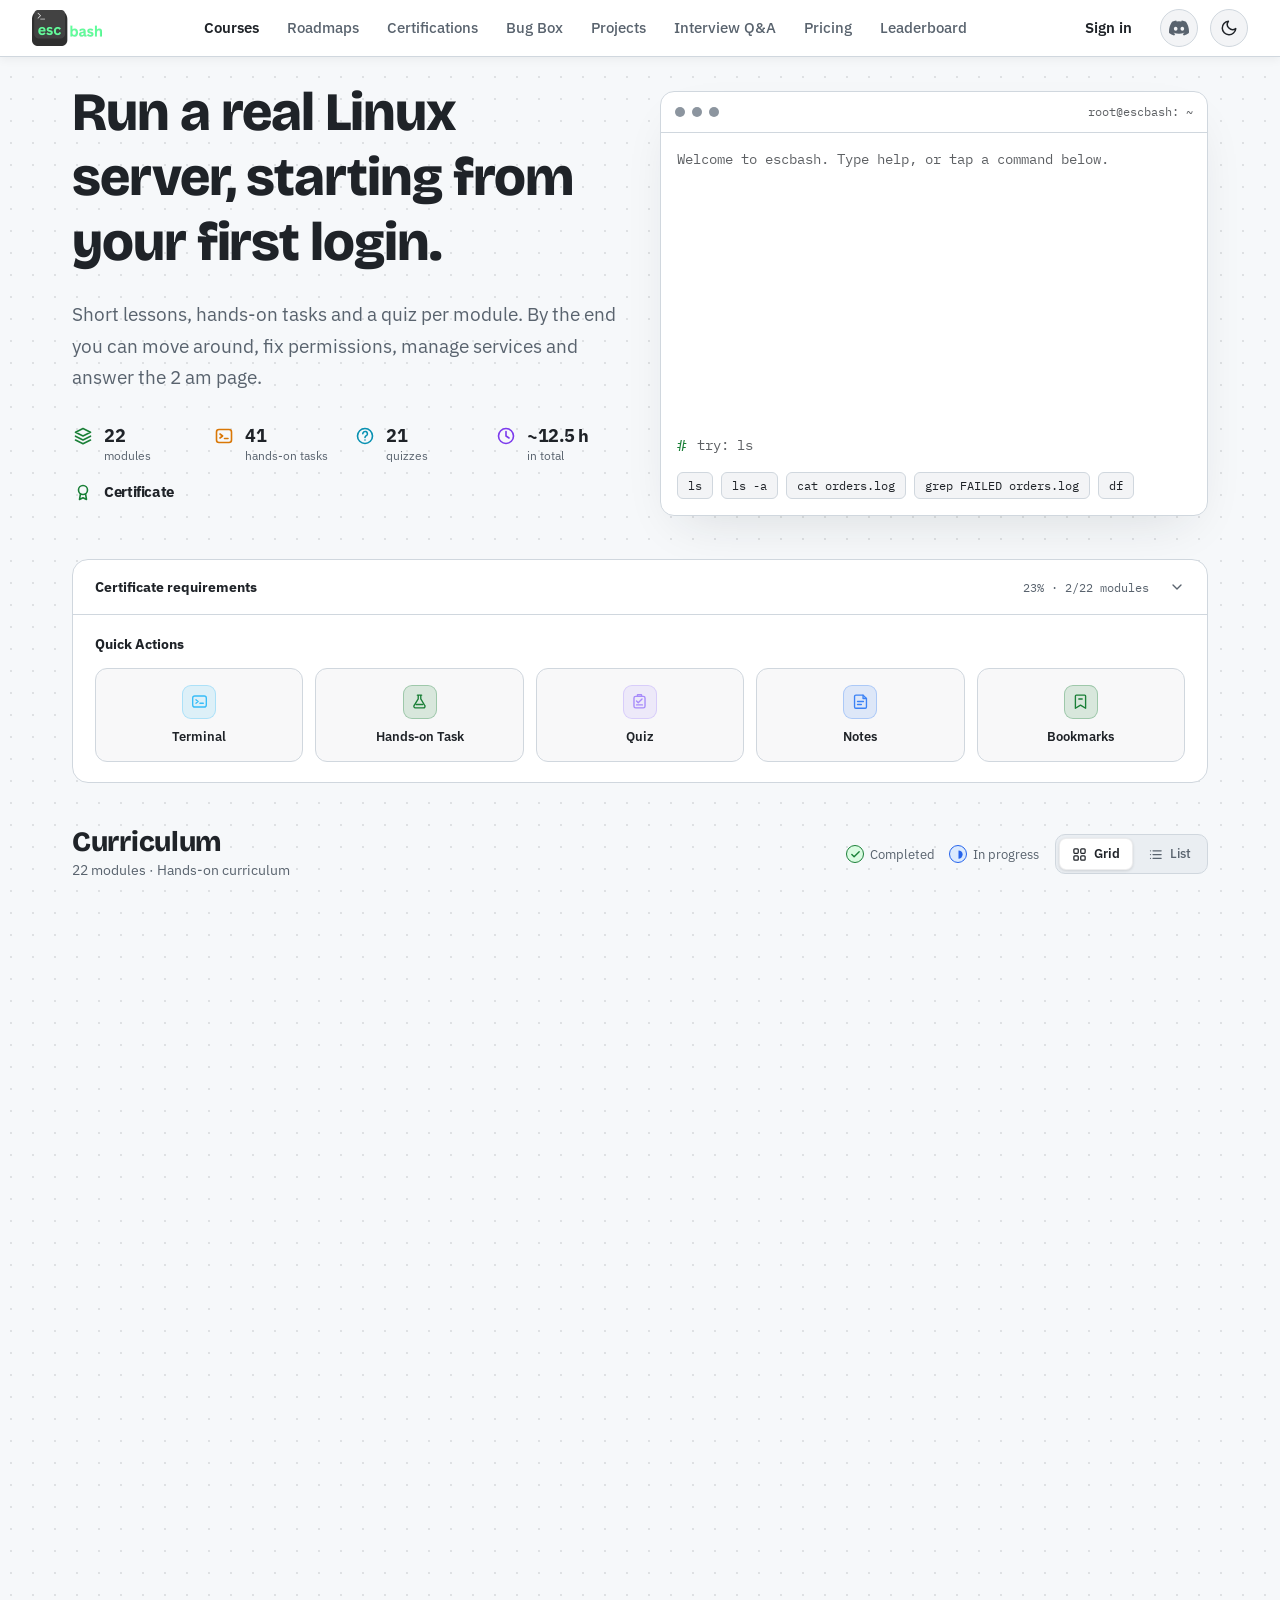
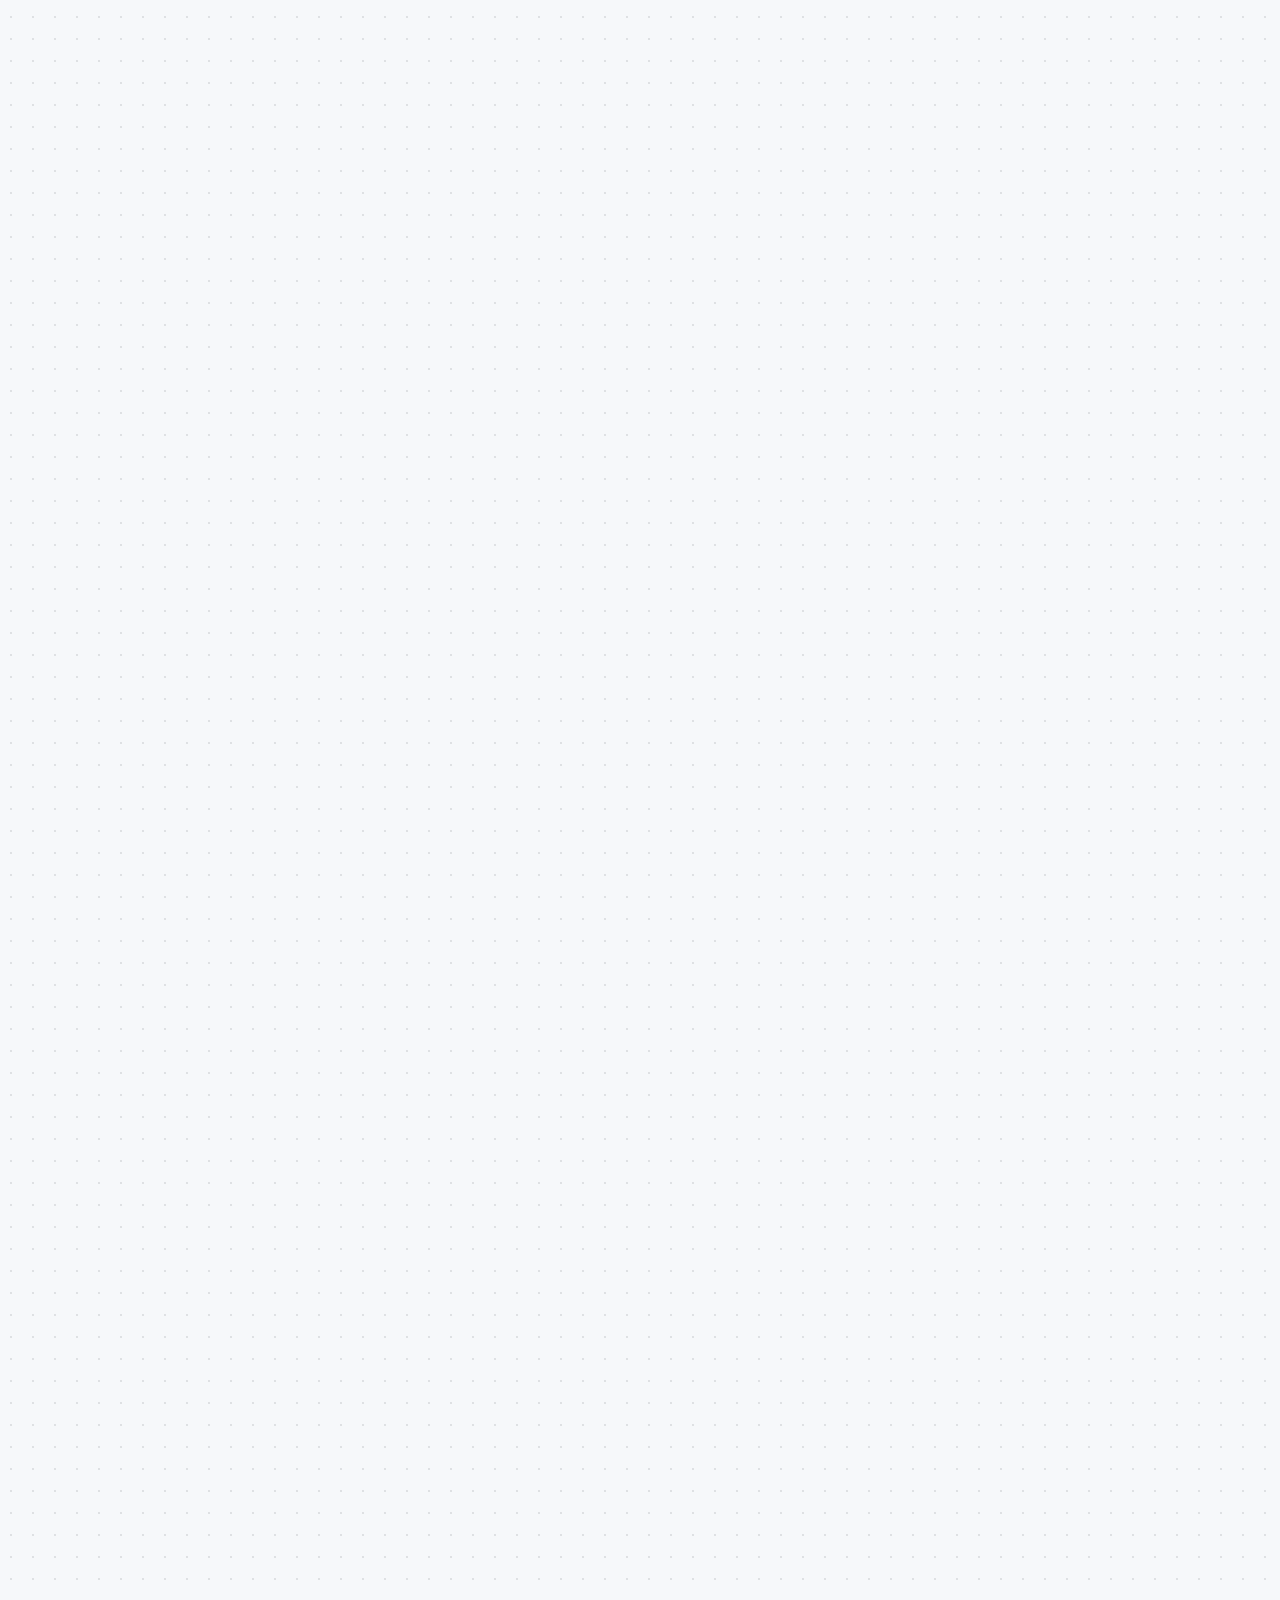
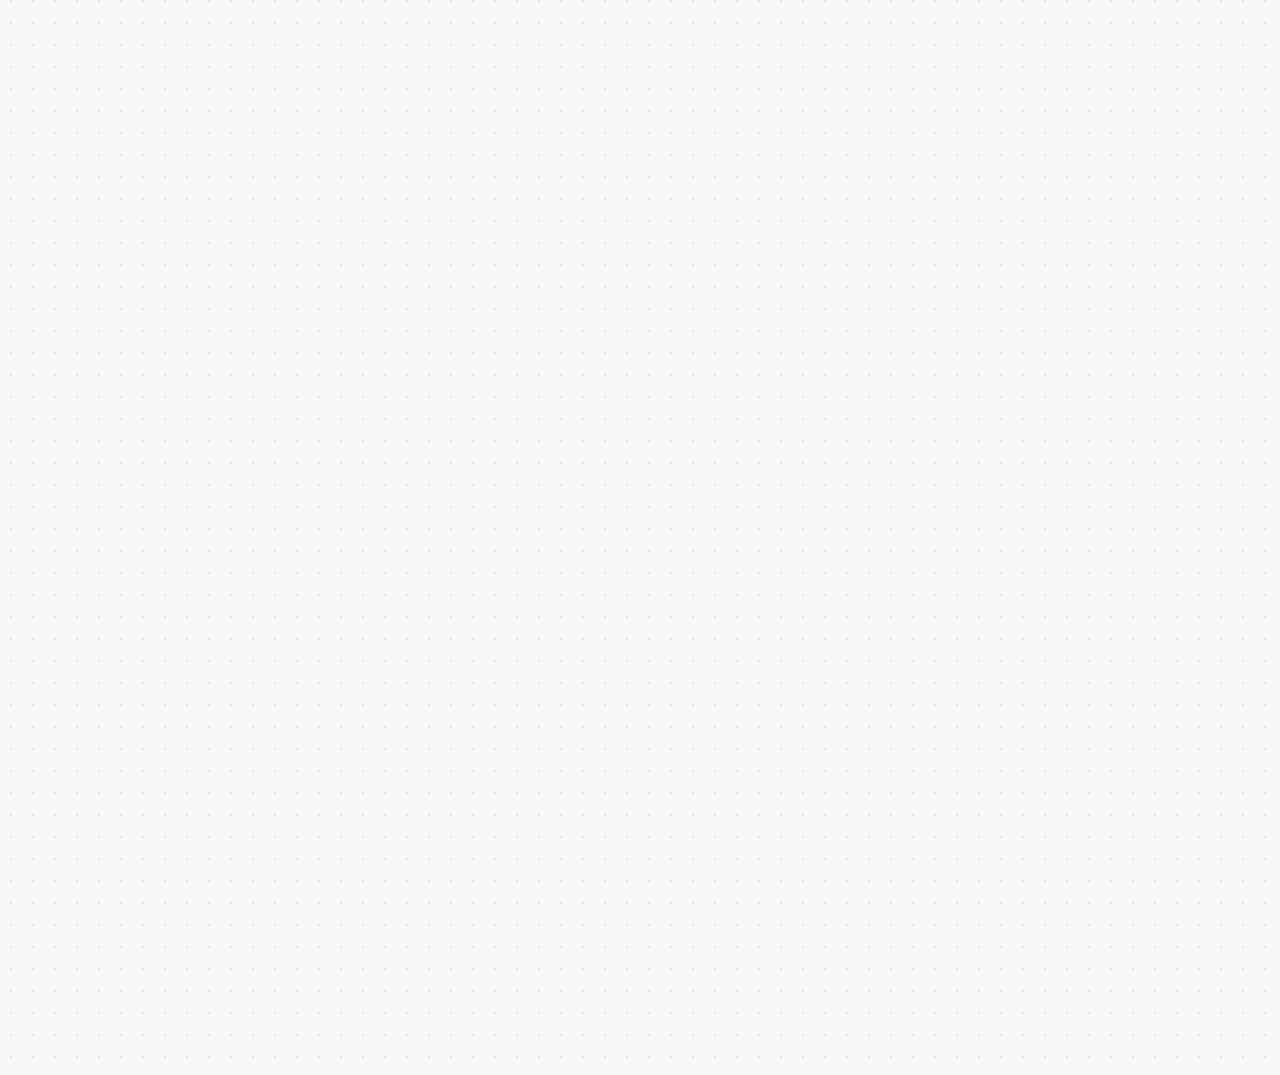
<file: linux-course.html>
<!doctype html>
<html lang="en" data-course-variant="v2">
  <head>
    <meta charset="utf-8" />
    <meta
      name="viewport"
      content="width=device-width, initial-scale=1, viewport-fit=cover"
    />
    <title>escbash - Linux tasks, lessons and quizzes</title>
    <link
      rel="stylesheet"
      href="https://fonts.googleapis.com/css2?family=Bricolage+Grotesque:wght@500;700;800&family=IBM+Plex+Mono:wght@400;500&family=IBM+Plex+Sans:wght@400;500&family=Manrope:wght@600;700&display=swap"
    />
    <script src="JS/theme-init.js"></script>
    <link rel="stylesheet" href="CSS/linux-course.css" />
  </head>
  <body data-reveal-grid="true" data-all-courses-href="linux-course.html#topics">
    <svg
      width="0"
      height="0"
      style="position: absolute"
      aria-hidden="true"
      focusable="false"
    >
      <symbol id="tux" viewBox="0 0 249.149 304.188">
        <title id="title20046">Tux</title>
        <defs id="defs27452">
          <linearGradient id="linearGradient28799-4">
            <stop
              style="stop-color: #fefefc; stop-opacity: 1"
              offset="0"
              id="stop28801-13"
            />
            <stop
              id="stop28807-8"
              offset="0.8"
              style="stop-color: #fefefc; stop-opacity: 1"
            />
            <stop
              style="stop-color: #d4d4d4; stop-opacity: 1"
              offset="1"
              id="stop28803-8"
            />
          </linearGradient>
          <linearGradient id="linearGradient28799-5-4">
            <stop
              style="stop-color: #fefefc; stop-opacity: 1"
              offset="0"
              id="stop28801-1-2"
            />
            <stop
              id="stop28807-2-5"
              offset="0.8"
              style="stop-color: #fefefc; stop-opacity: 1"
            />
            <stop
              style="stop-color: #d4d4d4; stop-opacity: 1"
              offset="1"
              id="stop28803-6-6"
            />
          </linearGradient>
          <clipPath id="clipPath14186-9" clipPathUnits="userSpaceOnUse">
            <path
              style="fill: #402c07; fill-opacity: 1; stroke: none"
              d="m 137.6,281 c 1.6,-0.7 3.4,-0.8 5.1,-0.5 1.7,0.3 3.3,1 4.7,2 2.9,1.9 5,4.8 7,7.6 4.7,6.4 9.2,13 13.2,19.8 3.3,5.5 6.3,11.3 10.2,16.5 2.5,3.4 5.3,6.5 7.8,9.9 2.5,3.4 4.7,7.1 5.8,11.1 1.4,5.3 0.9,11.1 -1.6,16 -1.8,3.4 -4.5,6.4 -7.8,8.3 -3.3,2 -7.2,3 -11,2.9 -6.1,-0.2 -11.7,-3.3 -17.4,-5.5 -11.6,-4.6 -24.2,-6.1 -36.1,-9.7 -3.7,-1.1 -7.3,-2.4 -11,-3.4 -1.6,-0.5 -3.3,-0.8 -4.9,-1.6 -1.6,-0.7 -3,-1.7 -3.9,-3.2 -0.7,-1.1 -0.9,-2.5 -0.9,-3.8 0,-1.3 0.3,-2.6 0.8,-3.9 0.9,-2.5 2.3,-4.7 3.3,-7.2 1.6,-4 1.9,-8.4 1.7,-12.7 -0.2,-4.3 -0.9,-8.5 -1.2,-12.8 -0.1,-1.9 -0.2,-3.9 0.2,-5.7 0.4,-1.9 1.2,-3.7 2.6,-5.1 1.3,-1.2 3,-2 4.7,-2.3 1.7,-0.4 3.5,-0.4 5.3,-0.3 1.8,0 3.5,0.1 5.3,-0 1.8,-0.1 3.5,-0.5 5.1,-1.4 1.5,-0.8 2.7,-2.1 3.6,-3.4 1,-1.4 1.8,-2.8 2.6,-4.3 0.8,-1.5 1.7,-2.9 2.7,-4.2 1.1,-1.3 2.4,-2.4 3.9,-3.1"
              id="path14188-1"
            />
          </clipPath>
          <linearGradient id="linearGradient14132-6">
            <stop
              id="stop14134-2"
              offset="0"
              style="stop-color: #b98309; stop-opacity: 1"
            />
            <stop
              id="stop14136-2"
              offset="1"
              style="stop-color: #382605; stop-opacity: 1"
            />
          </linearGradient>
          <filter
            style="color-interpolation-filters: sRGB"
            height="1.2"
            y="-0.1"
            width="1.2"
            x="-0.1"
            id="filter14148-8"
          >
            <feGaussianBlur
              id="feGaussianBlur14150-8"
              stdDeviation="3.9237191"
            />
          </filter>
          <filter style="color-interpolation-filters: sRGB" id="filter14140-3">
            <feGaussianBlur
              id="feGaussianBlur14142-5"
              stdDeviation="2.4365744"
            />
          </filter>
          <linearGradient id="linearGradient14168-5">
            <stop
              id="stop14170-8"
              offset="0"
              style="stop-color: #ebc40c; stop-opacity: 1"
            />
            <stop
              id="stop14172-0"
              offset="1"
              style="stop-color: #ebc40c; stop-opacity: 0"
            />
          </linearGradient>
          <filter style="color-interpolation-filters: sRGB" id="filter14176-5">
            <feGaussianBlur
              id="feGaussianBlur14178-0"
              stdDeviation="0.3702557"
            />
          </filter>
          <filter
            style="color-interpolation-filters: sRGB"
            height="1.1"
            y="-0"
            width="1.2"
            x="-0.1"
            id="filter15053-7"
          >
            <feGaussianBlur
              id="feGaussianBlur15055-3"
              stdDeviation="1.1322032"
            />
          </filter>
          <linearGradient id="linearGradient14830-4">
            <stop
              style="stop-color: #7c7c7c; stop-opacity: 1"
              offset="0"
              id="stop14832-6"
            />
            <stop
              style="stop-color: #7c7c7c; stop-opacity: 0.3"
              offset="1"
              id="stop14834-5"
            />
          </linearGradient>
          <filter
            style="color-interpolation-filters: sRGB"
            height="1.3"
            y="-0.2"
            width="1.1"
            x="-0.1"
            id="filter14812-5"
          >
            <feGaussianBlur
              id="feGaussianBlur14814-2"
              stdDeviation="1.0252435"
            />
          </filter>
          <linearGradient id="linearGradient14830-8-1">
            <stop
              style="stop-color: #7c7c7c; stop-opacity: 1"
              offset="0"
              id="stop14832-2-5"
            />
            <stop
              style="stop-color: #7c7c7c; stop-opacity: 0.3"
              offset="1"
              id="stop14834-8-0"
            />
          </linearGradient>
          <filter
            style="color-interpolation-filters: sRGB"
            height="1.3"
            y="-0.2"
            width="1.1"
            x="-0.1"
            id="filter14812-0-9"
          >
            <feGaussianBlur
              id="feGaussianBlur14814-6-7"
              stdDeviation="1.0252435"
            />
          </filter>
          <linearGradient id="linearGradient14518-6">
            <stop
              style="stop-color: #110800; stop-opacity: 1"
              offset="0"
              id="stop14540-0"
            />
            <stop
              id="stop14542-5"
              offset="0.6"
              style="stop-color: #a65a00; stop-opacity: 0.8"
            />
            <stop
              id="stop14522-4"
              offset="1"
              style="stop-color: #ff921e; stop-opacity: 0"
            />
          </linearGradient>
          <filter
            style="color-interpolation-filters: sRGB"
            height="1.5"
            y="-0.2"
            width="1.4"
            x="-0.2"
            id="filter14897-2"
          >
            <feGaussianBlur
              id="feGaussianBlur14899-5"
              stdDeviation="2.8444356"
            />
          </filter>
          <linearGradient id="linearGradient14518-2-2">
            <stop
              style="stop-color: #110800; stop-opacity: 1"
              offset="0"
              id="stop14540-5-0"
            />
            <stop
              id="stop14542-2-7"
              offset="0.6"
              style="stop-color: #a65a00; stop-opacity: 0.8"
            />
            <stop
              id="stop14522-2-1"
              offset="1"
              style="stop-color: #ff921e; stop-opacity: 0"
            />
          </linearGradient>
          <filter
            style="color-interpolation-filters: sRGB"
            height="1.2"
            y="-0.1"
            width="1.2"
            x="-0.1"
            id="filter14951-8"
          >
            <feGaussianBlur
              id="feGaussianBlur14953-7"
              stdDeviation="1.2967831"
            />
          </filter>
          <filter
            style="color-interpolation-filters: sRGB"
            height="1.5"
            y="-0.3"
            width="1.9"
            x="-0.5"
            id="filter15211-9"
          >
            <feGaussianBlur
              id="feGaussianBlur15213-7"
              stdDeviation="0.85991809"
            />
          </filter>
          <filter
            style="color-interpolation-filters: sRGB"
            height="2"
            y="-0.5"
            width="2.2"
            x="-0.6"
            id="filter14706-3"
          >
            <feGaussianBlur
              id="feGaussianBlur14708-8"
              stdDeviation="2.6400036"
            />
          </filter>
          <linearGradient id="linearGradient15103-0">
            <stop
              id="stop15105-1"
              offset="0"
              style="stop-color: #000000; stop-opacity: 1"
            />
            <stop
              id="stop15107-6"
              offset="1"
              style="stop-color: #000000; stop-opacity: 0"
            />
          </linearGradient>
          <filter style="color-interpolation-filters: sRGB" id="filter15115-3">
            <feGaussianBlur
              id="feGaussianBlur15117-8"
              stdDeviation="2.2091576"
            />
          </filter>
          <linearGradient id="linearGradient14392-8">
            <stop
              id="stop14394-3"
              offset="0"
              style="stop-color: #3e2a06; stop-opacity: 1"
            />
            <stop
              id="stop14396-0"
              offset="1"
              style="stop-color: #ad780a; stop-opacity: 1"
            />
          </linearGradient>
          <filter
            style="color-interpolation-filters: sRGB"
            height="1.3"
            y="-0.1"
            width="1.3"
            x="-0.1"
            id="filter14416-8"
          >
            <feGaussianBlur
              id="feGaussianBlur14418-5"
              stdDeviation="4.7787162"
            />
          </filter>
          <filter
            style="color-interpolation-filters: sRGB"
            height="1.2"
            y="-0.1"
            width="1.2"
            x="-0.1"
            id="filter14432-2"
          >
            <feGaussianBlur
              id="feGaussianBlur14434-2"
              stdDeviation="3.1725155"
            />
          </filter>
          <linearGradient id="linearGradient17009">
            <stop
              id="stop17011"
              offset="0"
              style="stop-color: #f3cd0c; stop-opacity: 1"
            />
            <stop
              id="stop17013"
              offset="1"
              style="stop-color: #f3cd0c; stop-opacity: 0"
            />
          </linearGradient>
          <filter
            style="color-interpolation-filters: sRGB"
            height="1.3"
            y="-0.1"
            width="1"
            x="-0"
            id="filter17044"
          >
            <feGaussianBlur
              id="feGaussianBlur17046"
              stdDeviation="0.47946431"
            />
          </filter>
          <filter
            style="color-interpolation-filters: sRGB"
            height="1.3"
            y="-0.2"
            width="1.4"
            x="-0.2"
            id="filter15185-2"
          >
            <feGaussianBlur
              id="feGaussianBlur15187-7"
              stdDeviation="0.90083196"
            />
          </filter>
          <filter
            style="color-interpolation-filters: sRGB"
            id="filter4592-2"
            x="-0.8"
            width="2.6"
            y="-0.1"
            height="1.1"
          >
            <feGaussianBlur
              stdDeviation="1.4463082"
              id="feGaussianBlur4594-6"
            />
          </filter>
          <linearGradient id="linearGradient4417-8-5">
            <stop
              style="stop-color: #000000; stop-opacity: 1"
              offset="0"
              id="stop4419-4-4"
            />
            <stop
              style="stop-color: #000000; stop-opacity: 0.2"
              offset="1"
              id="stop4421-2-0"
            />
          </linearGradient>
          <filter style="color-interpolation-filters: sRGB" id="filter4538-7">
            <feGaussianBlur
              stdDeviation="0.7854602"
              id="feGaussianBlur4540-9"
            />
          </filter>
          <filter style="color-interpolation-filters: sRGB" id="filter4427-5-7">
            <feGaussianBlur
              stdDeviation="1.1383167"
              id="feGaussianBlur4429-4-8"
            />
          </filter>
          <linearGradient id="linearGradient4417-0">
            <stop
              style="stop-color: #000000; stop-opacity: 1"
              offset="0"
              id="stop4419-8"
            />
            <stop
              style="stop-color: #000000; stop-opacity: 0.2"
              offset="1"
              id="stop4421-8"
            />
          </linearGradient>
          <filter style="color-interpolation-filters: sRGB" id="filter4487-6">
            <feGaussianBlur
              stdDeviation="0.6434074"
              id="feGaussianBlur4489-4"
            />
          </filter>
          <filter
            style="color-interpolation-filters: sRGB"
            height="1.1"
            y="-0"
            width="1.2"
            x="-0.1"
            id="filter14666-9"
          >
            <feGaussianBlur
              id="feGaussianBlur14668-7"
              stdDeviation="1.352085"
            />
          </filter>
          <linearGradient id="linearGradient29652-2">
            <stop
              id="stop29654-6"
              offset="0"
              style="stop-color: #c8c8c8; stop-opacity: 1"
            />
            <stop
              id="stop29656-1"
              offset="1"
              style="stop-color: #797978; stop-opacity: 1"
            />
          </linearGradient>
          <linearGradient id="linearGradient28469-0">
            <stop
              id="stop28479-4"
              offset="0"
              style="stop-color: #d2940a; stop-opacity: 1"
            />
            <stop
              id="stop28477-2"
              offset="0.8"
              style="stop-color: #d89c08; stop-opacity: 1"
            />
            <stop
              style="stop-color: #b67e07; stop-opacity: 1"
              offset="0.9"
              id="stop28485-7"
            />
            <stop
              style="stop-color: #946106; stop-opacity: 1"
              offset="1"
              id="stop28473-1"
            />
          </linearGradient>
          <filter
            style="color-interpolation-filters: sRGB"
            id="filter28502-8"
            x="-0.2"
            width="1.3"
            y="-0.2"
            height="1.4"
          >
            <feGaussianBlur
              stdDeviation="0.89858666"
              id="feGaussianBlur28504-3"
            />
          </filter>
          <filter style="color-interpolation-filters: sRGB" id="filter15145-6">
            <feGaussianBlur
              id="feGaussianBlur15147-1"
              stdDeviation="0.75821369"
            />
          </filter>
          <linearGradient id="linearGradient28275-8">
            <stop
              style="stop-color: #ad780a; stop-opacity: 1"
              offset="0"
              id="stop28277-1"
            />
            <stop
              id="stop28291-9"
              offset="0.1"
              style="stop-color: #d89e08; stop-opacity: 1"
            />
            <stop
              id="stop28289-6"
              offset="0.3"
              style="stop-color: #edb80b; stop-opacity: 1"
            />
            <stop
              id="stop28287-6"
              offset="0.4"
              style="stop-color: #ebc80d; stop-opacity: 1"
            />
            <stop
              id="stop28285-7"
              offset="0.5"
              style="stop-color: #f5d838; stop-opacity: 1"
            />
            <stop
              id="stop28283-7"
              offset="0.8"
              style="stop-color: #f6d811; stop-opacity: 1"
            />
            <stop
              style="stop-color: #f5cd31; stop-opacity: 1"
              offset="1"
              id="stop28279-5"
            />
          </linearGradient>
          <filter
            style="color-interpolation-filters: sRGB"
            height="1.3"
            y="-0.1"
            width="1.3"
            x="-0.2"
            id="filter14963-7"
          >
            <feGaussianBlur
              id="feGaussianBlur14965-0"
              stdDeviation="0.84878819"
            />
          </filter>
          <linearGradient id="linearGradient29529-6">
            <stop
              style="stop-color: #3a2903; stop-opacity: 1"
              offset="0"
              id="stop29531-0"
            />
            <stop
              id="stop29539-7"
              offset="0.6"
              style="stop-color: #735208; stop-opacity: 1"
            />
            <stop
              style="stop-color: #ac8c04; stop-opacity: 1"
              offset="1"
              id="stop29533-8"
            />
          </linearGradient>
          <filter style="color-interpolation-filters: sRGB" id="filter15177-1">
            <feGaussianBlur
              id="feGaussianBlur15179-3"
              stdDeviation="0.11039302"
            />
          </filter>
          <filter
            style="color-interpolation-filters: sRGB"
            height="1.2"
            y="-0.1"
            width="1.2"
            x="-0.1"
            id="filter15173-0"
          >
            <feGaussianBlur
              id="feGaussianBlur15175-4"
              stdDeviation="0.11039302"
            />
          </filter>
          <linearGradient id="linearGradient28572-7">
            <stop
              style="stop-color: #f5ce2d; stop-opacity: 1"
              offset="0"
              id="stop28574-5"
            />
            <stop
              style="stop-color: #d79b08; stop-opacity: 1"
              offset="1"
              id="stop28576-0"
            />
          </linearGradient>
          <filter
            style="color-interpolation-filters: sRGB"
            id="filter28584-4"
            x="-0.1"
            width="1.2"
            y="-0.1"
            height="1.3"
          >
            <feGaussianBlur
              stdDeviation="0.2640625"
              id="feGaussianBlur28586-3"
            />
          </filter>
          <linearGradient id="linearGradient29477-3">
            <stop
              style="stop-color: #757574; stop-opacity: 0"
              offset="0"
              id="stop29479-5"
            />
            <stop
              id="stop29487-5"
              offset="0.3"
              style="stop-color: #757574; stop-opacity: 1"
            />
            <stop
              id="stop29485-0"
              offset="0.5"
              style="stop-color: #757574; stop-opacity: 1"
            />
            <stop
              style="stop-color: #757574; stop-opacity: 0"
              offset="1"
              id="stop29481-3"
            />
          </linearGradient>
          <filter
            style="color-interpolation-filters: sRGB"
            id="filter29493-2"
            x="-0.2"
            width="1.5"
            y="-0.1"
            height="1.3"
          >
            <feGaussianBlur
              stdDeviation="0.51262416"
              id="feGaussianBlur29495-7"
            />
          </filter>
          <linearGradient id="linearGradient29336-6">
            <stop
              style="stop-color: #646464; stop-opacity: 0"
              offset="0"
              id="stop29338-1"
            />
            <stop
              id="stop29344-7"
              offset="0.3"
              style="stop-color: #646464; stop-opacity: 0.6"
            />
            <stop
              style="stop-color: #646464; stop-opacity: 1"
              offset="0.5"
              id="stop29354-5"
            />
            <stop
              id="stop29356-3"
              offset="0.7"
              style="stop-color: #646464; stop-opacity: 0.3"
            />
            <stop
              style="stop-color: #646464; stop-opacity: 0"
              offset="1"
              id="stop29340-6"
            />
          </linearGradient>
          <filter style="color-interpolation-filters: sRGB" id="filter29447-1">
            <feGaussianBlur
              stdDeviation="0.13475369"
              id="feGaussianBlur29449-4"
            />
          </filter>
          <filter style="color-interpolation-filters: sRGB" id="filter29350-1">
            <feGaussianBlur stdDeviation="0.1475" id="feGaussianBlur29352-7" />
          </filter>
          <linearGradient id="linearGradient28976-3">
            <stop
              style="stop-color: #747474; stop-opacity: 1"
              offset="0"
              id="stop28978-7"
            />
            <stop
              id="stop29259-5"
              offset="0.1"
              style="stop-color: #8c8c8c; stop-opacity: 1"
            />
            <stop
              id="stop29257-0"
              offset="0.2"
              style="stop-color: #a4a4a4; stop-opacity: 1"
            />
            <stop
              id="stop28984-4"
              offset="0.5"
              style="stop-color: #d4d4d4; stop-opacity: 1"
            />
            <stop
              style="stop-color: #d4d4d4; stop-opacity: 1"
              offset="0.6"
              id="stop28986-0"
            />
            <stop
              style="stop-color: #7c7c7c; stop-opacity: 1"
              offset="1"
              id="stop28980-2"
            />
          </linearGradient>
          <filter
            style="color-interpolation-filters: sRGB"
            id="filter28927-8"
            x="-0.2"
            width="1.3"
            y="-0.2"
            height="1.4"
          >
            <feGaussianBlur
              stdDeviation="0.24891089"
              id="feGaussianBlur28929-2"
            />
          </filter>
          <linearGradient id="linearGradient28935-8">
            <stop
              style="stop-color: #949494; stop-opacity: 0.4"
              offset="0"
              id="stop28937-7"
            />
            <stop
              id="stop28943-3"
              offset="0.5"
              style="stop-color: #949494; stop-opacity: 1"
            />
            <stop
              style="stop-color: #949494; stop-opacity: 0.4"
              offset="1"
              id="stop28939-8"
            />
          </linearGradient>
          <filter
            style="color-interpolation-filters: sRGB"
            id="filter28949-8"
            x="-0.2"
            width="1.4"
            y="-0.2"
            height="1.4"
          >
            <feGaussianBlur
              stdDeviation="0.51947927"
              id="feGaussianBlur28951-1"
            />
          </filter>
          <filter
            style="color-interpolation-filters: sRGB"
            height="1.6"
            y="-0.3"
            width="1.6"
            x="-0.3"
            id="filter15133-1"
          >
            <feGaussianBlur
              id="feGaussianBlur15135-5"
              stdDeviation="1.7403319"
            />
          </filter>
          <linearGradient id="linearGradient28853-5">
            <stop
              style="stop-color: #020204; stop-opacity: 1"
              offset="0"
              id="stop28855-3"
            />
            <stop
              id="stop28865-0"
              offset="0.7"
              style="stop-color: #020204; stop-opacity: 1"
            />
            <stop
              style="stop-color: #5c5c5c; stop-opacity: 1"
              offset="1"
              id="stop28857-9"
            />
          </linearGradient>
          <linearGradient id="linearGradient28799-3">
            <stop
              style="stop-color: #fefefc; stop-opacity: 1"
              offset="0"
              id="stop28801-6"
            />
            <stop
              id="stop28807-7"
              offset="0.8"
              style="stop-color: #fefefc; stop-opacity: 1"
            />
            <stop
              style="stop-color: #d4d4d4; stop-opacity: 1"
              offset="1"
              id="stop28803-0"
            />
          </linearGradient>
          <linearGradient id="linearGradient28799-5-5">
            <stop
              style="stop-color: #fefefc; stop-opacity: 1"
              offset="0"
              id="stop28801-1-9"
            />
            <stop
              id="stop28807-2-6"
              offset="0.8"
              style="stop-color: #fefefc; stop-opacity: 1"
            />
            <stop
              style="stop-color: #d4d4d4; stop-opacity: 1"
              offset="1"
              id="stop28803-6-3"
            />
          </linearGradient>
          <filter style="color-interpolation-filters: sRGB" id="filter30475-4">
            <feGaussianBlur
              stdDeviation="0.93152507"
              id="feGaussianBlur30477-9"
            />
          </filter>
          <filter
            style="color-interpolation-filters: sRGB"
            id="filter30479-2"
            x="-0.1"
            width="1.2"
            y="-0.1"
            height="1.3"
          >
            <feGaussianBlur
              stdDeviation="2.0355046"
              id="feGaussianBlur30481-9"
            />
          </filter>
          <radialGradient
            r="14.6"
            fy="137.66095"
            fx="223.19559"
            cy="137.7"
            cx="223.2"
            gradientTransform="matrix(0.8,-0,0,1.2,-208.4,-35.5)"
            gradientUnits="userSpaceOnUse"
            id="radialGradient18806"
            xlink:href="#linearGradient28799-5-5"
          />
          <radialGradient
            r="14.6"
            fy="137.66095"
            fx="223.19559"
            cy="137.7"
            cx="223.2"
            gradientTransform="matrix(1.1,-0,0,1.2,-233.5,-35.5)"
            gradientUnits="userSpaceOnUse"
            id="radialGradient18808"
            xlink:href="#linearGradient28799-3"
          />
          <radialGradient
            r="15.4"
            fy="150.65126"
            fx="275.53763"
            cy="150.7"
            cx="275.5"
            gradientTransform="matrix(0.7,-0.5,0.5,0.6,-271.1,183)"
            gradientUnits="userSpaceOnUse"
            id="radialGradient18810"
            xlink:href="#linearGradient28853-5"
          />
          <linearGradient
            y2="140.7"
            x2="219.7"
            y1="132.8"
            x1="213"
            gradientTransform="translate(-60,-58.4)"
            gradientUnits="userSpaceOnUse"
            id="linearGradient18812"
            xlink:href="#linearGradient28935-8"
          />
          <linearGradient
            y2="132.5"
            x2="358.6"
            y1="120"
            x1="337.2"
            gradientTransform="translate(-250)"
            gradientUnits="userSpaceOnUse"
            id="linearGradient18814"
            xlink:href="#linearGradient28976-3"
          />
          <linearGradient
            y2="128"
            x2="308.7"
            y1="114.6"
            x1="294.5"
            gradientTransform="translate(-300,-1)"
            gradientUnits="userSpaceOnUse"
            id="linearGradient18816"
            xlink:href="#linearGradient29336-6"
          />
          <linearGradient
            y2="128.6"
            x2="266.6"
            y1="115.7"
            x1="253.2"
            gradientTransform="translate(-300,-1)"
            gradientUnits="userSpaceOnUse"
            id="linearGradient18818"
            xlink:href="#linearGradient29336-6"
          />
          <linearGradient
            gradientTransform="translate(-50,-58.4)"
            y2="142.5"
            x2="169.9"
            y1="132.1"
            x1="164"
            gradientUnits="userSpaceOnUse"
            id="linearGradient18820"
            xlink:href="#linearGradient29477-3"
          />
          <radialGradient
            r="31.1"
            fy="193.09949"
            fx="294.48483"
            cy="193.1"
            cx="294.5"
            gradientTransform="matrix(0.9,-0.4,0.3,0.7,-244.5,146.7)"
            gradientUnits="userSpaceOnUse"
            id="radialGradient18822"
            xlink:href="#linearGradient28469-0"
          />
          <linearGradient
            y2="157.9"
            x2="313.3"
            y1="158.3"
            x1="256.9"
            gradientTransform="translate(-210)"
            gradientUnits="userSpaceOnUse"
            id="linearGradient18824"
            xlink:href="#linearGradient28275-8"
          />
          <radialGradient
            r="3.2"
            fy="147.09335"
            fx="77.67215"
            cy="147.1"
            cx="77.7"
            gradientTransform="matrix(1,0,0,0.6,60,3.1)"
            gradientUnits="userSpaceOnUse"
            id="radialGradient18826"
            xlink:href="#linearGradient29529-6"
          />
          <radialGradient
            r="1.5"
            fy="147.44128"
            fx="63.125401"
            cy="147.4"
            cx="63.1"
            gradientTransform="matrix(1,0,0,1.1,60,-69.5)"
            gradientUnits="userSpaceOnUse"
            id="radialGradient18828"
            xlink:href="#linearGradient29529-6"
          />
          <linearGradient
            y2="159.8"
            x2="243.5"
            y1="157"
            x1="243"
            gradientUnits="userSpaceOnUse"
            id="linearGradient18830"
            xlink:href="#linearGradient28572-7"
          />
          <radialGradient
            r="35.5"
            fy="126.53491"
            fx="268.06998"
            cy="126.5"
            cx="268.1"
            gradientTransform="matrix(0.2,-0,0,0.2,-3.1,114)"
            gradientUnits="userSpaceOnUse"
            id="radialGradient18832"
            xlink:href="#linearGradient29652-2"
          />
          <radialGradient
            r="27.4"
            fy="220.53755"
            fx="336.22372"
            cy="220.5"
            cx="336.2"
            gradientTransform="matrix(-0.7,0,0,0.8,166.3,50.2)"
            gradientUnits="userSpaceOnUse"
            id="radialGradient18834"
            xlink:href="#linearGradient4417-0"
          />
          <radialGradient
            r="27.4"
            fy="236.36569"
            fx="312.14502"
            cy="236.4"
            cx="312.1"
            gradientTransform="matrix(1,0,0,0.8,-150,-8.1)"
            gradientUnits="userSpaceOnUse"
            id="radialGradient18836"
            xlink:href="#linearGradient4417-8-5"
          />
          <radialGradient
            r="10.8"
            fy="225.13487"
            fx="275.55389"
            cy="225.1"
            cx="275.6"
            gradientTransform="matrix(1,0,0,1.1,-150,-73.2)"
            gradientUnits="userSpaceOnUse"
            id="radialGradient18838"
            xlink:href="#linearGradient4417-8-5"
          />
          <linearGradient
            y2="351.5"
            x2="342"
            y1="323.9"
            x1="338.3"
            gradientTransform="translate(-310)"
            gradientUnits="userSpaceOnUse"
            id="linearGradient18840"
            xlink:href="#linearGradient15103-0"
          />
          <linearGradient
            gradientTransform="translate(-250,-58.4)"
            y2="293.6"
            x2="490.1"
            y1="371.5"
            x1="442"
            gradientUnits="userSpaceOnUse"
            id="linearGradient18842"
            xlink:href="#linearGradient14392-8"
          />
          <linearGradient
            y2="302.3"
            x2="353.7"
            y1="289.6"
            x1="355.2"
            gradientTransform="translate(-150,-60.4)"
            gradientUnits="userSpaceOnUse"
            id="linearGradient18844"
            xlink:href="#linearGradient17009"
          />
          <radialGradient
            r="16.8"
            fy="303.41541"
            fx="363.33957"
            cy="303.4"
            cx="363.3"
            gradientTransform="matrix(1.3,0.4,-0.4,1.4,-150.5,-298.7)"
            gradientUnits="userSpaceOnUse"
            id="radialGradient18846"
            xlink:href="#linearGradient14518-6"
          />
          <radialGradient
            r="16.8"
            fy="303.41541"
            fx="363.33957"
            cy="303.4"
            cx="363.3"
            gradientTransform="matrix(1.3,0.4,-0.4,1.4,-310.5,-240.3)"
            gradientUnits="userSpaceOnUse"
            id="radialGradient18848"
            xlink:href="#linearGradient14518-2-2"
          />
          <radialGradient
            r="20.5"
            fy="246.85757"
            fx="382.23483"
            cy="246.9"
            cx="382.2"
            gradientTransform="matrix(0.4,0.2,-0.1,0.2,260.6,181.9)"
            gradientUnits="userSpaceOnUse"
            id="radialGradient18850"
            xlink:href="#linearGradient14830-4"
          />
          <linearGradient
            y2="279.2"
            x2="361.5"
            y1="279.4"
            x1="358.5"
            gradientUnits="userSpaceOnUse"
            id="linearGradient18852"
            xlink:href="#linearGradient14830-8-1"
          />
          <linearGradient
            gradientTransform="translate(-80,-58.4)"
            y2="381.6"
            x2="170.9"
            y1="301.5"
            x1="123.1"
            gradientUnits="userSpaceOnUse"
            id="linearGradient18854"
            xlink:href="#linearGradient14132-6"
          />
          <linearGradient
            y2="352.3"
            x2="186.6"
            y1="324"
            x1="171.6"
            gradientTransform="translate(-80.5,-60.1)"
            gradientUnits="userSpaceOnUse"
            id="linearGradient18856"
            xlink:href="#linearGradient14168-5"
          />
          <clipPath id="clipPath391" clipPathUnits="userSpaceOnUse">
            <path
              transform="matrix(1,0,0,1,0,-4)"
              style="
                fill: url(#linearGradient395);
                fill-opacity: 1;
                stroke: none;
              "
              d="m 137.6,281 c 1.6,-0.7 3.4,-0.8 5.1,-0.5 1.7,0.3 3.3,1 4.7,2 2.9,1.9 5,4.8 7,7.6 4.7,6.4 9.2,13 13.2,19.8 3.3,5.5 6.3,11.3 10.2,16.5 2.5,3.4 5.3,6.5 7.8,9.9 2.5,3.4 4.7,7.1 5.8,11.1 1.4,5.3 0.9,11.1 -1.6,16 -1.8,3.4 -4.5,6.4 -7.8,8.3 -3.3,2 -7.2,3 -11,2.9 -6.1,-0.2 -11.7,-3.3 -17.4,-5.5 -11.6,-4.6 -24.2,-6.1 -36.1,-9.7 -3.7,-1.1 -7.3,-2.4 -11,-3.4 -1.6,-0.5 -3.3,-0.8 -4.9,-1.6 -1.6,-0.7 -3,-1.7 -3.9,-3.2 -0.7,-1.1 -0.9,-2.5 -0.9,-3.8 0,-1.3 0.3,-2.6 0.8,-3.9 0.9,-2.5 2.3,-4.7 3.3,-7.2 1.6,-4 1.9,-8.4 1.7,-12.7 -0.2,-4.3 -0.9,-8.5 -1.2,-12.8 -0.1,-1.9 -0.2,-3.9 0.2,-5.7 0.4,-1.9 1.2,-3.7 2.6,-5.1 1.3,-1.2 3,-2 4.7,-2.3 1.7,-0.4 3.5,-0.4 5.3,-0.3 1.8,0 3.5,0.1 5.3,-0 1.8,-0.1 3.5,-0.5 5.1,-1.4 1.5,-0.8 2.7,-2.1 3.6,-3.4 1,-1.4 1.8,-2.8 2.6,-4.3 0.8,-1.5 1.7,-2.9 2.7,-4.2 1.1,-1.3 2.4,-2.4 3.9,-3.1"
              id="path393"
            />
          </clipPath>
          <linearGradient
            y2="381.6"
            x2="170.9"
            y1="301.5"
            x1="123.1"
            gradientUnits="userSpaceOnUse"
            id="linearGradient395"
            xlink:href="#linearGradient14132-6"
          />
          <clipPath id="clipPath401" clipPathUnits="userSpaceOnUse">
            <path
              id="path403"
              d="m 137.6,281 c 1.6,-0.7 3.4,-0.8 5.1,-0.5 1.7,0.3 3.3,1 4.7,2 2.9,1.9 5,4.8 7,7.6 4.7,6.4 9.2,13 13.2,19.8 3.3,5.5 6.3,11.3 10.2,16.5 2.5,3.4 5.3,6.5 7.8,9.9 2.5,3.4 4.7,7.1 5.8,11.1 1.4,5.3 0.9,11.1 -1.6,16 -1.8,3.4 -4.5,6.4 -7.8,8.3 -3.3,2 -7.2,3 -11,2.9 -6.1,-0.2 -11.7,-3.3 -17.4,-5.5 -11.6,-4.6 -24.2,-6.1 -36.1,-9.7 -3.7,-1.1 -7.3,-2.4 -11,-3.4 -1.6,-0.5 -3.3,-0.8 -4.9,-1.6 -1.6,-0.7 -3,-1.7 -3.9,-3.2 -0.7,-1.1 -0.9,-2.5 -0.9,-3.8 0,-1.3 0.3,-2.6 0.8,-3.9 0.9,-2.5 2.3,-4.7 3.3,-7.2 1.6,-4 1.9,-8.4 1.7,-12.7 -0.2,-4.3 -0.9,-8.5 -1.2,-12.8 -0.1,-1.9 -0.2,-3.9 0.2,-5.7 0.4,-1.9 1.2,-3.7 2.6,-5.1 1.3,-1.2 3,-2 4.7,-2.3 1.7,-0.4 3.5,-0.4 5.3,-0.3 1.8,0 3.5,0.1 5.3,-0 1.8,-0.1 3.5,-0.5 5.1,-1.4 1.5,-0.8 2.7,-2.1 3.6,-3.4 1,-1.4 1.8,-2.8 2.6,-4.3 0.8,-1.5 1.7,-2.9 2.7,-4.2 1.1,-1.3 2.4,-2.4 3.9,-3.1"
              style="
                fill: url(#linearGradient405);
                fill-opacity: 1;
                stroke: none;
              "
              transform="translate(-240,-1)"
            />
          </clipPath>
          <linearGradient
            y2="381.6"
            x2="170.9"
            y1="301.5"
            x1="123.1"
            gradientUnits="userSpaceOnUse"
            id="linearGradient405"
            xlink:href="#linearGradient14132-6"
          />
          <clipPath id="clipPath419" clipPathUnits="userSpaceOnUse">
            <path
              clip-path="none"
              id="path421"
              d="m 513.2,336.6 c -2.6,3.1 -6.3,5.2 -9.9,7 -6.2,3.2 -12.6,5.9 -18.4,9.7 -3.9,2.5 -7.5,5.5 -10.9,8.7 -2.9,2.8 -5.6,5.7 -8.8,8 -3.3,2.4 -7,4.1 -11,4.7 -4.8,0.7 -9.8,-0.2 -14.3,-2.2 -3.1,-1.4 -6.2,-3.3 -8,-6.2 -1.8,-2.9 -2.2,-6.5 -2.2,-9.9 -0,-6.1 1.1,-12.1 2.2,-18.1 0.9,-5 1.7,-10 2.3,-15 1,-9.1 1,-18.4 0.3,-27.5 -0.1,-1.5 -0.2,-3.1 -0,-4.6 0.2,-1.5 0.9,-3 2,-4 1.1,-0.9 2.5,-1.3 3.9,-1.4 1.4,-0.1 2.8,0.1 4.2,0.4 3.3,0.5 6.7,0.9 9.9,1.7 2,0.5 4,1.3 6.1,1.8 3.4,0.9 7,1.4 10.5,1 3.8,-0.4 7.4,-1.9 11.2,-1.8 1.6,0 3.1,0.3 4.6,0.8 1.5,0.5 3,1.2 4.1,2.3 0.8,0.9 1.4,1.9 1.9,3.1 0.7,1.7 1,3.5 1.2,5.2 0.1,1.6 0.1,3.2 0.4,4.8 0.5,2.6 1.8,4.9 3.5,6.9 1.7,2 3.7,3.7 5.7,5.4 2,1.7 4,3.4 6.2,4.8 1,0.7 2.1,1.3 3,2.1 1,0.8 1.8,1.6 2.4,2.7 0.8,1.4 1.1,3.2 0.5,4.9 -0.5,1.7 -1.5,3.3 -2.7,4.7 z"
              style="
                display: inline;
                fill: url(#linearGradient423);
                fill-opacity: 1;
                stroke: none;
              "
            />
          </clipPath>
          <linearGradient
            y2="293.6"
            x2="490.1"
            y1="371.5"
            x1="442"
            gradientTransform="translate(-250,-58.4)"
            gradientUnits="userSpaceOnUse"
            id="linearGradient423"
            xlink:href="#linearGradient14392-8"
          />
          <clipPath id="clipPath426" clipPathUnits="userSpaceOnUse">
            <path
              clip-path="none"
              id="path428"
              d="m 509.4,335.7 c -2.3,2.5 -5.5,4.2 -8.7,5.7 -5.4,2.6 -11,4.8 -16.1,7.9 -3.4,2.1 -6.6,4.5 -9.5,7.1 -2.5,2.2 -4.9,4.6 -7.7,6.5 -2.8,1.9 -6.1,3.3 -9.6,3.8 -4.2,0.6 -8.6,-0.2 -12.5,-1.8 -2.7,-1.1 -5.4,-2.7 -7,-5.1 -1.6,-2.4 -1.9,-5.3 -2,-8.1 -0,-4.9 1,-9.8 1.9,-14.7 0.8,-4 1.5,-8.1 2,-12.2 0.9,-7.4 0.9,-14.9 0.3,-22.3 -0.1,-1.2 -0.2,-2.5 -0,-3.7 0.2,-1.2 0.7,-2.5 1.8,-3.3 0.9,-0.8 2.2,-1.1 3.4,-1.1 1.2,-0.1 2.5,0.1 3.7,0.3 2.9,0.4 5.8,0.7 8.7,1.4 1.8,0.4 3.5,1 5.3,1.5 3,0.7 6.1,1.1 9.2,0.8 3.3,-0.4 6.5,-1.5 9.8,-1.4 1.4,0 2.7,0.3 4,0.6 1.3,0.4 2.6,0.9 3.6,1.9 0.7,0.7 1.3,1.6 1.6,2.5 0.6,1.4 0.9,2.8 1,4.3 0.1,1.3 0.1,2.6 0.4,3.9 0.4,2.1 1.6,4 3.1,5.6 1.5,1.6 3.2,3 5,4.4 1.7,1.4 3.5,2.7 5.4,3.9 0.9,0.6 1.8,1.1 2.6,1.7 0.8,0.6 1.6,1.3 2.1,2.2 0.7,1.2 0.9,2.6 0.5,4 -0.5,1.4 -1.3,2.7 -2.3,3.8 z"
              style="
                display: inline;
                fill: url(#linearGradient430);
                fill-opacity: 1;
                stroke: none;
                stroke-width: 0.8;
              "
            />
          </clipPath>
          <linearGradient
            y2="293.6"
            x2="490.1"
            y1="371.5"
            x1="442"
            gradientTransform="matrix(0.9,0,0,0.8,-158.4,15.2)"
            gradientUnits="userSpaceOnUse"
            id="linearGradient430"
            xlink:href="#linearGradient14392-8"
          />
          <clipPath id="clipPath433" clipPathUnits="userSpaceOnUse">
            <path
              clip-path="none"
              id="path435"
              d="m 263.2,278.3 c -2.6,3.1 -6.3,5.2 -9.9,7 -6.2,3.2 -12.6,5.9 -18.4,9.7 -3.9,2.5 -7.5,5.5 -10.9,8.7 -2.9,2.8 -5.6,5.7 -8.8,8 -3.3,2.4 -7,4.1 -11,4.7 -4.8,0.7 -9.8,-0.2 -14.3,-2.2 -3.1,-1.4 -6.2,-3.3 -8,-6.2 -1.8,-2.9 -2.2,-6.5 -2.2,-9.9 -0,-6.1 1.1,-12.1 2.2,-18.1 0.9,-5 1.7,-10 2.3,-15 1,-9.1 1,-18.4 0.3,-27.5 -0.1,-1.5 -0.2,-3.1 -0,-4.6 0.2,-1.5 0.9,-3 2,-4 1.1,-0.9 2.5,-1.3 3.9,-1.4 1.4,-0.1 2.8,0.1 4.2,0.4 3.3,0.5 6.7,0.9 9.9,1.7 2,0.5 4,1.3 6.1,1.8 3.4,0.9 7,1.4 10.5,1 3.8,-0.4 7.4,-1.9 11.2,-1.8 1.6,0 3.1,0.3 4.6,0.8 1.5,0.5 3,1.2 4.1,2.3 0.8,0.9 1.4,1.9 1.9,3.1 0.7,1.7 1,3.5 1.2,5.2 0.1,1.6 0.1,3.2 0.4,4.8 0.5,2.6 1.8,4.9 3.5,6.9 1.7,2 3.7,3.7 5.7,5.4 2,1.7 4,3.4 6.2,4.8 1,0.7 2.1,1.3 3,2.1 1,0.8 1.8,1.6 2.4,2.7 0.8,1.4 1.1,3.2 0.5,4.9 -0.5,1.7 -1.5,3.3 -2.7,4.7 z"
              style="
                display: inline;
                fill: url(#linearGradient437);
                fill-opacity: 1;
                stroke: none;
              "
            />
          </clipPath>
          <linearGradient
            y2="293.6"
            x2="490.1"
            y1="371.5"
            x1="442"
            gradientTransform="translate(-500,-116.7)"
            gradientUnits="userSpaceOnUse"
            id="linearGradient437"
            xlink:href="#linearGradient14392-8"
          />
          <clipPath id="clipPath504" clipPathUnits="userSpaceOnUse">
            <path
              d="m 304.8,225.4 c 6,4.9 9.8,12.3 10.9,20 0.9,6 0.3,12.2 -1,18.1 -1.3,5.9 -3.4,11.7 -5.4,17.4 -0.8,2.3 -1.6,4.6 -2,7 -0.3,2.4 -0.1,5 1,7.1 1.3,2.4 3.7,4.1 6.4,4.9 2.6,0.8 5.4,0.8 8,0.1 2.6,-0.7 5.1,-2 7.2,-3.6 5.4,-4.3 8.7,-10.9 10,-17.8 1.3,-6.9 0.7,-14 -0.5,-20.8 -1.6,-9.4 -4.3,-18.6 -7.7,-27.4 -2.5,-6.5 -5.8,-12.7 -9.6,-18.5 -3.8,-5.7 -9.1,-10.1 -13.1,-15.6 -1.4,-1.9 -3,-3.9 -4.4,-5.9 -2.9,-4.2 -2.3,-3.4 -4.1,-6.1 -1.3,-2 -3.4,-2.6 -5.6,-3.5 -2.2,-0.9 -4.6,-1.1 -6.9,-0.5 -3,0.9 -5.4,3.2 -6.7,6.1 -1.3,2.9 -1.5,6.1 -1,9.2 0.6,4 2.4,7.7 4.5,11.2 2.3,3.9 4.9,7.7 8.4,10.7 3.6,3.1 8,5.1 11.6,8.1"
              id="path506"
              style="
                display: inline;
                fill: #020204;
                fill-opacity: 1;
                stroke: none;
                stroke-width: 1;
              "
            />
          </clipPath>
          <clipPath id="clipPath508" clipPathUnits="userSpaceOnUse">
            <path
              style="
                display: inline;
                fill: #020204;
                fill-opacity: 1;
                stroke: none;
              "
              d="m 240.5,195 c -7.1,8 -14.4,15.8 -18.3,24.5 -2,4.4 -2.9,9.2 -4.3,13.8 -1.5,5.3 -3.6,10.4 -6,15.3 -2.2,4.6 -4.5,9.1 -6.9,13.5 -1.7,3.3 -3.5,6.6 -4.1,10.2 -0.5,2.9 -0.2,5.8 0.5,8.7 0.7,2.8 1.9,5.5 3.2,8.1 5.7,11.1 14.2,20.6 24.2,27.9 4.6,3.3 9.5,6.2 14.6,8.5 2.8,1.3 5.7,2.4 8.8,2.5 1.5,0 3.1,-0.2 4.5,-0.8 1.4,-0.6 2.7,-1.6 3.5,-2.9 1,-1.6 1.4,-3.5 1.2,-5.4 -0.2,-1.9 -0.9,-3.7 -1.9,-5.3 -2.4,-3.9 -6.2,-6.8 -9.8,-9.6 -7.8,-6.1 -15.4,-12.5 -22.7,-19.2 -2,-1.9 -4.1,-3.9 -5.5,-6.3 -1.4,-2.3 -2.1,-5 -2.7,-7.7 -1.4,-7.3 -1,-15.1 1.5,-22.1 1,-2.8 2.3,-5.4 3.5,-8 2.2,-4.6 4.2,-9.3 7,-13.5 3.5,-5.2 8.3,-9.7 11.2,-15.3 2.4,-4.7 3.4,-10.1 4.4,-15.3 0.7,-4.1 2.2,-8.1 2.9,-12.2 -1.4,2.7 -5.9,7 -8.7,10.5 z"
              id="path510"
            />
          </clipPath>
          <clipPath id="clipPath533" clipPathUnits="userSpaceOnUse">
            <path
              d="m 386.2,285.3 c -0.4,-1.1 -1.1,-2.1 -2,-2.9 -0.9,-0.8 -1.9,-1.4 -3,-1.9 -2.2,-0.9 -4.5,-1.3 -6.8,-1.7 -2.2,-0.4 -4.3,-0.9 -6.5,-1.3 -2.3,-0.4 -4.6,-0.6 -6.9,-0.1 -2,0.4 -3.8,1.5 -5.3,2.8 -1.5,1.4 -2.6,3.1 -3.5,4.9 -1.5,3.2 -1.9,6.9 -1.7,10.4 0.2,2.6 0.9,5.3 2.6,7.3 1.4,1.6 3.4,2.6 5.4,3.2 3.5,1 7.4,1 10.9,-0.2 5.8,-1.9 10.9,-5.8 14.3,-10.8 1.1,-1.6 2.1,-3.4 2.6,-5.4 0.3,-1.5 0.3,-3.1 -0.2,-4.5"
              id="path535"
              style="
                display: inline;
                fill: #020204;
                fill-opacity: 1;
                stroke: none;
              "
            />
          </clipPath>
          <clipPath id="clipPath538" clipPathUnits="userSpaceOnUse">
            <path
              style="
                display: inline;
                fill: #020204;
                fill-opacity: 1;
                stroke: none;
              "
              id="path540"
              d="m 386.2,285.3 c -0.4,-1.1 -1.1,-2.1 -2,-2.9 -0.9,-0.8 -1.9,-1.4 -3,-1.9 -2.2,-0.9 -4.5,-1.3 -6.8,-1.7 -2.2,-0.4 -4.3,-0.9 -6.5,-1.3 -2.3,-0.4 -4.6,-0.6 -6.9,-0.1 -2,0.4 -3.8,1.5 -5.3,2.8 -1.5,1.4 -2.6,3.1 -3.5,4.9 -1.5,3.2 -1.9,6.9 -1.7,10.4 0.2,2.6 0.9,5.3 2.6,7.3 1.4,1.6 3.4,2.6 5.4,3.2 3.5,1 7.4,1 10.9,-0.2 5.8,-1.9 10.9,-5.8 14.3,-10.8 1.1,-1.6 2.1,-3.4 2.6,-5.4 0.3,-1.5 0.3,-3.1 -0.2,-4.5"
            />
          </clipPath>
          <clipPath id="clipPath622" clipPathUnits="userSpaceOnUse">
            <path
              id="path624"
              d="m 85.8,122.4 c -2.8,1.9 -5.1,4.6 -6.2,7.8 -1.4,4 -0.9,8.5 0.5,12.5 1.4,4.1 3.8,8 7.4,10.5 1.8,1.2 3.9,2.1 6,2.3 2.2,0.3 4.4,-0.1 6.3,-1.1 2.4,-1.2 4.1,-3.4 5.3,-5.8 1.1,-2.4 1.6,-5.1 1.7,-7.7 0.2,-3.4 -0.1,-6.8 -1.2,-10 -1.2,-3.5 -3.4,-6.7 -6.5,-8.7 -1.5,-1 -3.3,-1.7 -5.1,-1.9 -1.8,-0.3 -3.7,-0.1 -5.4,0.6 -1,0.4 -1.9,0.9 -2.8,1.5"
              style="
                display: inline;
                fill: url(#radialGradient626);
                fill-opacity: 1;
                stroke: none;
              "
            />
          </clipPath>
          <radialGradient
            r="14.6"
            fy="137.66095"
            fx="223.19559"
            cy="137.7"
            cx="223.2"
            gradientTransform="matrix(1.1,-0,0,1.2,-15.5,-75.9)"
            gradientUnits="userSpaceOnUse"
            id="radialGradient626"
            xlink:href="#linearGradient28799-3"
          />
          <clipPath id="clipPath631" clipPathUnits="userSpaceOnUse">
            <path
              id="path633"
              d="m 54.2,122.4 c -1.8,0.1 -3.5,0.9 -4.8,2.1 -1.3,1.2 -2.2,2.8 -2.8,4.5 -1.1,3.4 -0.9,7.1 -0.6,10.6 0.2,3.2 0.5,6.5 1.7,9.5 0.6,1.5 1.5,2.9 2.6,4.1 1.1,1.2 2.6,2 4.1,2.4 1.5,0.4 3,0.3 4.5,-0.2 1.4,-0.5 2.8,-1.3 3.8,-2.3 1.6,-1.5 2.6,-3.6 3.3,-5.7 0.6,-2.1 0.8,-4.4 0.8,-6.6 -0,-2.8 -0.4,-5.5 -1.3,-8.2 -0.9,-2.6 -2.2,-5.1 -4.2,-7.1 -0.9,-1 -2,-1.8 -3.2,-2.4 -1.2,-0.6 -2.5,-0.9 -3.9,-0.9"
              style="
                display: inline;
                fill: url(#radialGradient635);
                fill-opacity: 1;
                stroke: none;
              "
            />
          </clipPath>
          <radialGradient
            r="14.6"
            fy="137.66095"
            fx="223.19559"
            cy="137.7"
            cx="223.2"
            gradientTransform="matrix(0.8,-0,0,1.2,9.6,-75.9)"
            gradientUnits="userSpaceOnUse"
            id="radialGradient635"
            xlink:href="#linearGradient28799-5-5"
          />
          <clipPath id="clipPath697" clipPathUnits="userSpaceOnUse">
            <path
              id="path699"
              d="m 214.6,148 c -2.5,-0 -5,0.3 -7.3,0.9 -4.1,1.1 -7.6,2.9 -10.1,5.4 -1.6,0.9 -3.1,1.9 -4.2,3.1 -0.7,0.7 -1.2,1.4 -1.5,2.2 -0.2,0.7 -0.2,1.3 -0.3,2 -0,0.3 -0.1,0.5 -0,0.8 0,0.1 0.1,0.3 0.1,0.4 0,0 0.1,0.1 0.1,0.1 0.1,0.2 0.2,0.3 0.3,0.4 0.3,0.3 0.7,0.5 1.1,0.7 0.4,0.2 0.9,0.4 1.3,0.5 2.3,1 4.2,2.3 6,3.8 2.4,1.9 4.5,4.1 7.5,5.5 2.1,1 4.5,1.6 6.9,1.7 2.8,0.2 5.6,-0.1 8.2,-0.7 2.4,-0.5 4.7,-1.3 6.8,-2.3 3.9,-1.9 7,-4.6 11.4,-5.8 1,-0.3 2,-0.5 2.9,-0.8 0.9,-0.3 1.8,-0.8 2.1,-1.5 0.3,-0.7 0.2,-1.5 0.2,-2.2 0,-0.8 0.3,-1.6 0.3,-2.3 0.1,-0.8 -0,-1.6 -0.6,-2.4 -0.1,-0.2 -0.3,-0.3 -0.5,-0.5 -0.1,-0.3 -0.2,-0.6 -0.5,-0.8 -0.5,-0.5 -1.3,-0.9 -2.1,-1.1 -1.1,-0.3 -2.3,-0.5 -3.4,-0.7 -3.5,-0.6 -7,-1.5 -10.3,-2.6 -1.7,-0.6 -3.3,-1.2 -4.9,-1.8 -1.7,-0.6 -3.4,-1.2 -5.2,-1.6 -1.5,-0.3 -3,-0.5 -4.5,-0.5 z"
              style="
                display: inline;
                fill: url(#radialGradient701);
                fill-opacity: 1;
                stroke: none;
                stroke-width: 0.8;
              "
            />
          </clipPath>
          <radialGradient
            r="31.1"
            fy="193.09949"
            fx="294.48483"
            cy="193.1"
            cx="294.5"
            gradientTransform="matrix(0.8,-0.3,0.3,0.4,-75.4,150.7)"
            gradientUnits="userSpaceOnUse"
            id="radialGradient701"
            xlink:href="#linearGradient28469-0"
          />
          <clipPath id="clipPath816" clipPathUnits="userSpaceOnUse">
            <path
              id="path818"
              d="m -26.3,154.8 c -1,1.3 -1.7,2.9 -2.1,4.5 -0.4,1.6 -0.6,3.3 -0.6,5 -0.1,3.4 0.1,6.8 -0.8,10 -0.9,3.5 -3.1,6.5 -5.2,9.4 -3.6,5.1 -7.2,10.3 -9,16.2 -1.1,3.6 -1.4,7.4 -1,11.2 -4,5.9 -7.5,12.2 -10.4,18.8 -4.4,9.9 -7.4,20.5 -8.5,31.3 -1.3,13.2 0.4,26.9 5.6,39.1 3.8,8.8 9.4,16.9 16.7,23.2 3.7,3.2 7.8,5.9 12.2,8.1 15.2,7.5 34,7.5 49,-0.5 7.8,-4.2 14.4,-10.3 20.8,-16.4 3.8,-3.7 7.6,-7.5 10.6,-12 5.6,-8.6 7.6,-19 8.8,-29.2 2.1,-17.8 2.2,-36.7 -5.6,-52.8 -2.7,-5.6 -6.3,-10.7 -10.6,-15.1 -1.1,-7.8 -3.4,-15.4 -6.7,-22.5 -2.4,-5.2 -5.3,-10.1 -7.5,-15.3 -0.9,-2.1 -1.7,-4.3 -2.7,-6.4 -1,-2.1 -2.2,-4.1 -3.9,-5.7 -1.7,-1.6 -3.9,-2.8 -6.1,-3.6 -2.3,-0.7 -4.6,-1.1 -7,-1.2 -4.8,-0.2 -9.5,0.4 -14.3,0.2 -3.8,-0.2 -7.6,-0.8 -11.4,-0.6 -1.9,0.1 -3.8,0.5 -5.6,1.2 -1.8,0.7 -3.4,1.8 -4.6,3.3"
              style="
                display: inline;
                fill: #fdfdfb;
                fill-opacity: 1;
                stroke: none;
              "
            />
          </clipPath>
          <clipPath id="clipPath820" clipPathUnits="userSpaceOnUse">
            <path
              style="
                display: inline;
                fill: #fdfdfb;
                fill-opacity: 1;
                stroke: none;
                stroke-width: 1;
              "
              d="m -47.3,161.4 c -1,1.4 -1.7,3.1 -2.1,4.9 -0.4,1.8 -0.6,3.6 -0.6,5.4 -0.1,3.6 0.1,7.4 -0.8,10.9 -0.9,3.8 -3.1,7 -5.2,10.2 -3.6,5.5 -7.2,11.1 -9,17.6 -1.1,3.9 -1.4,8.1 -1,12.1 -4,6.4 -7.5,13.3 -10.4,20.4 -4.4,10.8 -7.4,22.3 -8.5,34 -1.3,14.4 0.4,29.2 5.6,42.4 3.8,9.6 9.4,18.4 16.7,25.2 3.7,3.5 7.8,6.4 12.2,8.8 15.2,8.1 34,8.1 49,-0.5 7.8,-4.5 14.4,-11.1 20.8,-17.8 3.8,-4 7.6,-8.2 10.6,-13 5.6,-9.3 7.6,-20.7 8.8,-31.7 2.1,-19.4 2.2,-39.8 -5.6,-57.4 -2.7,-6 -6.3,-11.6 -10.6,-16.4 -1.1,-8.4 -3.4,-16.7 -6.7,-24.5 -2.4,-5.6 -5.3,-10.9 -7.5,-16.6 -0.9,-2.3 -1.7,-4.7 -2.7,-7 -1,-2.3 -2.2,-4.5 -3.9,-6.2 -1.7,-1.8 -3.9,-3.1 -6.1,-3.9 -2.3,-0.8 -4.6,-1.2 -7,-1.3 -4.8,-0.3 -9.5,0.4 -14.3,0.2 -3.8,-0.2 -7.6,-0.9 -11.4,-0.6 -1.9,0.1 -3.8,0.5 -5.6,1.3 -1.8,0.8 -3.4,2 -4.6,3.6"
              id="path822"
            />
          </clipPath>
        </defs>
        <g transform="translate(-17,-19.6)" style="display: inline" id="layer2">
          <g id="g1212">
            <g id="g463">
              <path
                id="path28712-2"
                d="m 140.8,19.6 c -7.2,-0.1 -14.4,1.4 -20.7,4.8 -6.7,3.6 -12.2,9.4 -15.6,16.2 -3.4,6.8 -4.7,14.1 -4.9,22.1 -0.4,15.2 0.3,31.2 1.5,45.7 0.3,4.4 0.9,7 0.3,11.5 -1.9,9.6 -10.3,16.1 -14.8,24.6 -5,9.3 -7,19.9 -10.8,29.8 -3.4,9 -8.2,17.5 -11.5,26.6 -4.5,12.7 -5.9,26.7 -2.9,39.9 2.3,10 7.1,19.5 13.5,27.5 -0.9,1.7 -1.8,3.4 -2.8,5 -3,5.1 -6.6,10 -8.3,15.7 -0.8,2.8 -1.2,5.9 -0.6,8.8 0.5,2.9 2,5.7 4.4,7.6 1.5,1.2 3.4,2 5.3,2.4 1.9,0.4 3.9,0.5 5.8,0.5 7.4,-0.2 14.6,-2.4 21.7,-4.3 4.2,-1.1 8.5,-2.1 12.8,-3 15.2,-3.1 32.3,-1.9 46.4,0.2 4.8,0.7 9.5,1.7 14.3,2.8 7.4,1.8 14.7,4.1 22.3,4.3 2,0.1 4,-0 6,-0.5 2,-0.4 3.8,-1.2 5.4,-2.5 2.3,-1.9 3.8,-4.7 4.4,-7.6 0.5,-2.9 0.2,-6 -0.6,-8.8 -1.7,-5.7 -5.4,-10.6 -8.4,-15.7 -1.2,-2 -2.3,-4.1 -3.5,-6.1 9.2,-10.3 16.5,-22.2 20.8,-35.3 4.7,-14.3 5.5,-29.6 3.6,-44.5 -2,-14.9 -6.7,-29.3 -12.9,-43 -7.8,-17.1 -14.4,-23.3 -19.1,-38.4 -5.1,-16.3 -0.9,-35.5 -4.7,-50.3 -1.4,-5 -3.5,-9.8 -6.3,-14.2 -3.3,-5.1 -7.4,-9.7 -12.4,-13.3 -7.9,-5.7 -17.6,-8.6 -27.3,-8.7 z"
                style="
                  display: inline;
                  fill: #020204;
                  fill-opacity: 1;
                  stroke: none;
                "
              />
              <path
                style="
                  display: inline;
                  fill: #fdfdfb;
                  fill-opacity: 1;
                  stroke: none;
                "
                d="m 112.7,105.5 c -1,1.3 -1.7,2.9 -2.1,4.5 -0.4,1.6 -0.6,3.3 -0.6,5 -0.1,3.4 0.1,6.8 -0.8,10 -0.9,3.5 -3.1,6.5 -5.2,9.4 -3.6,5.1 -7.2,10.3 -9,16.2 -1.1,3.6 -1.4,7.4 -1,11.2 -4,5.9 -7.5,12.2 -10.4,18.8 -4.4,9.9 -7.4,20.5 -8.5,31.3 -1.3,13.2 0.4,26.9 5.6,39.1 3.8,8.8 9.4,16.9 16.7,23.2 3.7,3.2 7.8,5.9 12.2,8.1 15.2,7.5 34,7.5 49,-0.5 7.8,-4.2 14.4,-10.3 20.8,-16.4 3.8,-3.7 7.6,-7.5 10.6,-12 5.6,-8.6 7.6,-19 8.8,-29.2 2.1,-17.8 2.2,-36.7 -5.6,-52.8 -2.7,-5.6 -6.3,-10.7 -10.6,-15.1 -1.1,-7.8 -3.4,-15.4 -6.7,-22.5 -2.4,-5.2 -5.3,-10.1 -7.5,-15.3 -0.9,-2.1 -1.7,-4.3 -2.7,-6.4 -1,-2.1 -2.2,-4.1 -3.9,-5.7 -1.7,-1.6 -3.9,-2.8 -6.1,-3.6 -2.3,-0.7 -4.6,-1.1 -7,-1.2 -4.8,-0.2 -9.5,0.4 -14.3,0.2 -3.8,-0.2 -7.6,-0.8 -11.4,-0.6 -1.9,0.1 -3.8,0.5 -5.6,1.2 -1.8,0.7 -3.4,1.8 -4.6,3.3"
                id="path29719-5"
              />
            </g>
            <g style="display: inline" id="g562">
              <path
                style="
                  display: inline;
                  opacity: 0.25;
                  fill: url(#radialGradient18834);
                  fill-opacity: 1;
                  stroke: none;
                  filter: url(#filter4487-6);
                "
                d="m -61,211.6 c 0.9,1.5 -0.5,6.8 20,3.4 0,0 -3.6,0.5 -7.2,1.4 -5.5,2.1 -10.3,4.5 -14,7.7 -3.7,3.1 -6.4,7.2 -9.7,10.7 0,0 5.5,-11.5 6.8,-15 1.4,-3.5 -0.2,-3.3 0.8,-8.4 1.1,-5.1 3.7,-10 3.7,-10 0,0 -2.2,7.2 -0.4,10.2 z"
                id="path4400-1"
                transform="matrix(1.2,0,0,1,166.3,-58.4)"
              />
              <path
                style="
                  display: inline;
                  opacity: 0.4;
                  fill: url(#radialGradient18836);
                  fill-opacity: 1;
                  stroke: none;
                  filter: url(#filter4427-5-7);
                "
                d="m 172,151.9 c -4.8,3.4 -7.7,3 -13.5,3.6 -5.9,0.7 -21.7,0.4 -21.7,0.4 0,0 2.3,-0 7.4,0.9 5.1,0.9 15.5,1.9 21.3,4.1 5.8,2.2 8,2.9 11.5,5.1 5.1,3.2 8.8,8.2 13.6,11.7 0,0 0.2,-4.6 -1.7,-8.1 -1.9,-3.5 -7.2,-8.9 -8.7,-14 -1.5,-5.1 -2.3,-15.1 -2.3,-15.1 0,0 -1,8.1 -5.8,11.5 z"
                id="path4400-2-8"
              />
              <path
                style="
                  display: inline;
                  opacity: 0.2;
                  fill: url(#radialGradient18838);
                  fill-opacity: 1;
                  stroke: none;
                  filter: url(#filter4538-7);
                "
                d="m 126.7,144.7 c -0.2,1.5 -0.4,2.9 -0.7,4.3 -0.1,0.7 -0.3,1.4 -0.6,2.1 -0.3,0.7 -0.6,1.3 -1.2,1.8 -0.5,0.4 -1,0.7 -1.6,1 -2.2,1 -4.7,1.7 -7.1,2 1,0.1 2,0.2 2.9,0.3 0.6,0.1 1.2,0.1 1.8,0.3 0.6,0.2 1.2,0.4 1.7,0.8 0.5,0.4 1,0.9 1.3,1.5 0.6,1.2 0.9,2.6 1,3.9 0.2,1.7 0.2,3.5 0,5.2 0.1,-1.2 0.4,-2.3 0.7,-3.4 0.7,-2 1.7,-3.8 3.1,-5.4 0.6,-0.6 1.2,-1.2 1.9,-1.6 2.1,-1.5 4.7,-2.1 7.2,-1.8 -2.6,0.1 -5.1,-0.7 -7.2,-2.2 -1,-0.8 -1.9,-1.8 -2.6,-2.9 -1,-1.8 -1.3,-3.9 -0.8,-5.9"
                id="path4491-9"
              />
              <path
                style="
                  color: #000000;
                  display: inline;
                  overflow: visible;
                  visibility: visible;
                  opacity: 0.1;
                  fill: #000000;
                  fill-opacity: 1;
                  fill-rule: nonzero;
                  stroke: none;
                  stroke-width: 2;
                  marker: none;
                  filter: url(#filter4592-2);
                  enable-background: accumulate;
                "
                d="m 120.5,178.7 c -1.2,4.7 -2.1,9.5 -2.5,14.3 -0.6,6.8 -0.5,13.7 -0.8,20.5 -0.3,5.8 -1,11.7 0,17.4 0.5,2.7 1.3,5.4 2.6,7.9 0.2,-1 0.3,-1.9 0.4,-2.9 0.4,-4.6 -0.4,-9.3 -0.6,-13.9 -0.5,-8.1 0.7,-16.3 1.1,-24.4 0.4,-6.3 0.3,-12.5 -0.1,-18.8 h -4e-5"
                id="path4542-7"
              />
              <path
                transform="matrix(-0.1,1,-0.6,-0.1,236.6,-180.4)"
                style="
                  display: inline;
                  opacity: 0.25;
                  fill: #7c7c7c;
                  fill-opacity: 1;
                  stroke: none;
                  filter: url(#filter15211-9);
                "
                d="m 352,200.9 c -1.5,0.4 -1.2,4 -0.3,5.5 0.8,1.3 3.1,2.3 3.8,1 1.1,-2.1 -1.5,-7 -3.5,-6.5 z"
                id="path28767-9-3"
              />
              <path
                id="path15189-4"
                d="m 361.8,209.3 c 0,-1.5 -7.6,-10.1 -9.8,-8.5 -2.2,1.6 -0.5,3.8 -0.3,5.5 0.2,1.7 -0.9,6.6 0.2,7.3 1.2,0.7 3.4,-2.5 5.3,-4.3 1.6,-1.4 4.5,1.5 4.5,0 z"
                style="
                  display: inline;
                  opacity: 0.75;
                  fill: #7c7c7c;
                  fill-opacity: 1;
                  stroke: none;
                  filter: url(#filter14706-3);
                "
                transform="matrix(-0.1,-1,-0.8,0.1,398.9,493.2)"
              />
              <path
                transform="matrix(1.2,0,0,1.2,-163,-72.2)"
                style="
                  display: inline;
                  fill: #7c7c7c;
                  fill-opacity: 1;
                  stroke: none;
                  filter: url(#filter15133-1);
                "
                d="m 278,90.9 c -2.2,1.6 -1.3,3.5 -0.3,5.5 1,2 -2.1,7.6 -2.1,7.9 -0,0.2 6,-2.9 7.7,-4.9 1.9,-2.4 6.9,3.2 6.6,2.4 0,-1.5 -9.6,-12.4 -11.9,-10.9 z"
                id="path28767-3"
              />
              <path
                transform="translate(160,-57.4)"
                id="path4596-3"
                d="m 16.7,165.9 c -2.2,2 1,4.9 2.5,8.4 0.9,2.2 3.5,5.2 6,4.7 1.9,-0.4 3.1,-3.1 2.9,-5 -0.3,-3.7 -3.5,-4.6 -5.7,-5.8 -1.8,-1 -4.2,-3.7 -5.7,-2.3 z"
                style="
                  display: inline;
                  fill: #838384;
                  fill-opacity: 1;
                  stroke: none;
                  filter: url(#filter15185-2);
                "
              />
              <path
                d="m -28.6,172.6 c 1.7,4.9 5.1,9.2 9.2,12.4 1.3,1.1 2.8,2.1 4.4,2.8 1.6,0.7 3.3,1.1 5.1,1 1.7,-0.1 3.3,-0.8 4.8,-1.6 1.5,-0.8 2.9,-1.8 4.3,-2.8 2.5,-1.6 5.1,-2.8 7.7,-4.2 3.1,-1.7 6.1,-3.6 8.7,-6 1.2,-1.1 2.3,-2.3 3.6,-3.2 1.3,-0.9 2.9,-1.6 4.5,-1.5 1.2,0.1 2.3,0.6 3.5,0.8 0.6,0.1 1.2,0.2 1.8,0.1 0.6,-0.1 1.2,-0.3 1.6,-0.8 0.5,-0.5 0.7,-1.3 0.7,-2 -0,-0.7 -0.3,-1.5 -0.6,-2.1 -0.7,-1.3 -1.7,-2.4 -2.2,-3.8 -0.4,-1.2 -0.3,-2.6 -0.3,-3.9 0,-1.3 0,-2.7 -0.6,-3.9 -0.5,-0.9 -1.2,-1.6 -2.1,-2.1 -0.9,-0.5 -1.9,-0.7 -2.9,-0.8 -2,-0.2 -4,0.2 -6,0.3 -2.7,0.2 -5.3,-0.2 -8,-0 -3.3,0.2 -6.6,1.2 -9.9,1.2 -3.8,0 -7.6,-1.2 -11.3,-0.6 -1.6,0.3 -3.1,0.8 -4.7,1.4 -1.5,0.5 -3.1,1 -4.8,0.9 -1.8,-0 -3.6,-0.7 -5.5,-0.8 -0.9,-0.1 -1.9,-1.8e-4 -2.7,0.3 -0.9,0.3 -1.6,0.9 -2.1,1.7 -0.2,0.5 -0.4,1 -0.4,1.5 -0,0.5 0.1,1.1 0.2,1.6 0.3,1 0.7,2 1.1,3 1.4,3.6 1.7,7.4 2.9,11.1"
                id="path28461-8-7"
                style="
                  display: inline;
                  fill: #000000;
                  fill-opacity: 0.3;
                  stroke: none;
                  filter: url(#filter30479-2);
                "
                transform="translate(139,-49.4)"
                clip-path="url(#clipPath816)"
              />
              <path
                transform="matrix(1,0,0,0.9,160,-43.3)"
                d="m -54.4,165.5 c 3.3,2.2 6.3,4.9 8.8,8.1 2.3,2.9 4.3,6.2 7.3,8.3 2.1,1.5 4.7,2.4 7.3,2.6 3.1,0.3 6.1,-0.2 9.1,-1.1 2.7,-0.8 5.4,-1.9 7.8,-3.4 4.6,-2.8 8.4,-7 13.5,-8.9 1.1,-0.4 2.3,-0.7 3.3,-1.2 1.1,-0.5 2.1,-1.3 2.6,-2.3 0.5,-1 0.5,-2.2 0.6,-3.3 0.2,-1.2 0.6,-2.4 0.8,-3.6 0.2,-1.2 0.2,-2.5 -0.3,-3.6 -0.4,-0.9 -1.2,-1.6 -2.1,-2.1 -0.9,-0.5 -1.9,-0.7 -2.9,-0.7 -2,-0.1 -4,0.4 -6,0.6 -2.6,0.2 -5.3,-0.1 -8,-0 -3.3,0.1 -6.6,0.8 -9.9,1 -3.8,0.2 -7.5,-0.4 -11.3,-0.6 -1.6,-0.1 -3.3,-0 -4.9,0.3 -1.6,0.3 -3.2,0.8 -4.5,1.7 -1.3,0.9 -2.4,2.1 -3.6,3.1 -0.6,0.5 -1.2,1 -2,1.3 -0.7,0.4 -1.5,0.6 -2.3,0.6 -0.4,0 -0.8,-0 -1.2,0 -0.7,0.1 -1.3,0.5 -1.7,1.1 -0.4,0.6 -0.6,1.3 -0.4,2 v 1e-5"
                id="path28461-84-3"
                style="
                  display: inline;
                  opacity: 0.3;
                  fill: #000000;
                  fill-opacity: 1;
                  stroke: none;
                  filter: url(#filter30475-4);
                "
                clip-path="url(#clipPath820)"
              />
            </g>
            <g id="g481" style="display: inline">
              <path
                style="
                  display: inline;
                  fill: #020204;
                  fill-opacity: 1;
                  stroke: none;
                "
                id="path29705-5-0"
                d="m 45.1,224.4 c 6.1,4.9 9.9,12.3 11.1,20 0.9,6 0.3,12.2 -1,18.1 -1.4,5.9 -3.5,11.7 -5.5,17.4 -0.8,2.3 -1.7,4.6 -2,7 -0.3,2.4 -0.1,5 1,7.1 1.3,2.4 3.8,4.1 6.5,4.9 2.6,0.8 5.5,0.8 8.1,0.1 2.7,-0.7 7.2,-1.5 9.3,-3.2 5.5,-4.3 6.8,-11.7 8.1,-18.2 1.4,-6.8 0.7,-14 -0.5,-20.8 -1.6,-9.4 -4.4,-18.6 -7.9,-27.4 -2.6,-6.5 -5.9,-12.7 -9.8,-18.5 -3.8,-5.7 -9.3,-10.1 -13.3,-15.6 -1.4,-1.9 -3.1,-3.9 -4.5,-5.9 -3,-4.2 -2.3,-3.4 -4.1,-6.1 -1.3,-2 -3.4,-2.6 -5.7,-3.5 -2.2,-0.9 -4.7,-1.1 -7,-0.5 -3,0.9 -5.5,3.2 -6.8,6.1 -1.3,2.9 -1.5,6.1 -1,9.2 0.7,4 2.5,7.7 4.5,11.2 2.3,3.9 5,7.7 8.5,10.7 3.7,3.1 8.1,5.1 11.8,8.1"
                transform="translate(160,-57.4)"
              />
              <path
                id="path14967-1-0"
                d="m -69.5,194 c -7.1,8 -14.4,15.8 -18.3,24.5 -2,4.4 -2.9,9.2 -4.3,13.8 -1.5,5.3 -3.6,10.4 -6,15.3 -2.2,4.6 -4.5,9.1 -6.9,13.5 -1.7,3.3 -3.5,6.6 -4.1,10.2 -0.5,2.9 -0.2,5.8 0.5,8.7 0.7,2.8 1.9,5.5 3.2,8.1 5.7,11.1 14.2,20.6 24.2,27.9 4.6,3.3 9.5,6.2 14.6,8.5 2.8,1.3 5.7,2.4 8.8,2.5 1.5,0 3.1,-0.2 4.5,-0.8 1.4,-0.6 2.7,-1.6 3.5,-2.9 1,-1.6 1.4,-3.5 1.2,-5.4 -0.2,-1.9 -0.9,-3.7 -1.9,-5.3 -2.4,-3.9 -6.2,-6.8 -9.8,-9.6 -7.8,-6.1 -15.4,-12.5 -22.7,-19.2 -2,-1.9 -4.1,-3.9 -5.5,-6.3 -1.4,-2.3 -2.1,-5 -2.7,-7.7 -1.4,-7.3 -1,-15.1 1.5,-22.1 1,-2.8 2.3,-5.4 3.5,-8 2.2,-4.6 4.2,-9.3 7,-13.5 3.5,-5.2 8.3,-9.7 11.2,-15.3 2.4,-4.7 3.4,-10.1 4.4,-15.3 0.7,-4.1 2.2,-8.1 2.9,-12.2 -1.4,2.7 -5.9,7 -8.7,10.5 z"
                style="
                  display: inline;
                  fill: #020204;
                  fill-opacity: 1;
                  stroke: none;
                "
                transform="translate(160,-57.4)"
              />
            </g>
            <g style="display: inline" id="g514">
              <path
                transform="matrix(1,0,0,1,-105.3,-58.4)"
                clip-path="url(#clipPath504)"
                id="path29705-9"
                d="m 290.8,216 c 0.5,0.5 1,0.9 1.5,1.4 3.7,3.1 5.6,6.5 9.3,9.5 6.1,4.9 12.3,13.3 13.5,21.1 0.9,6 -0.3,9.3 -1.8,16.4 -1.5,7.1 -5.8,17.1 -8.1,24 -0.9,2.7 1.9,1.6 1.5,4.5 -0.2,1.4 -0.2,2.8 -0,4.3 0,-0.3 0,-0.6 0.1,-0.8 0.4,-3.9 1.6,-7.7 2.9,-11.4 2.5,-7.1 5.3,-14.1 7.3,-21.4 2,-7.3 1.7,-12.6 0.7,-18.8 -1.3,-7.9 -5.8,-15.2 -12.2,-20 -4.5,-3.4 -9.8,-5.6 -14.7,-8.6 z"
                style="
                  display: inline;
                  fill: #838384;
                  fill-opacity: 1;
                  stroke: none;
                  filter: url(#filter14666-9);
                "
              />
              <path
                transform="translate(-150,-58.4)"
                clip-path="url(#clipPath508)"
                id="path15007-0"
                d="m 232.3,224.3 c -2.3,2.1 -4.3,4.6 -6,7.3 -2.7,4.5 -4.2,9.5 -6.2,14.3 -1.4,3.6 -3.1,7.2 -3.3,11.1 -0.1,2 0.2,4 0.3,6 0.1,2 -0.1,4.1 -1.1,5.8 -0.8,1.4 -2.2,2.6 -3.7,3.1 2.1,0.7 4,2.1 5.3,3.9 1.1,1.5 1.8,3.3 2.8,4.9 0.8,1.3 1.8,2.5 2.9,3.4 1.2,0.9 2.6,1.6 4.1,1.8 2.1,0.3 4.2,-0.4 5.8,-1.8 -1.9,-18 -0.2,-36.5 5.2,-53.8 0.3,-1.1 0.7,-2.2 0.8,-3.3 0.1,-1.1 -0.1,-2.3 -0.8,-3.3 -0.4,-0.5 -0.9,-0.9 -1.4,-1.1 -0.6,-0.2 -1.2,-0.3 -1.8,-0.3 -0.6,0.1 -1.2,0.3 -1.7,0.7 -0.5,0.4 -0.9,0.9 -1.1,1.4 h -2e-5"
                style="
                  display: inline;
                  opacity: 0.95;
                  fill: #7c7c7c;
                  fill-opacity: 1;
                  stroke: none;
                  filter: url(#filter15053-7);
                "
              />
            </g>
            <g style="display: inline" id="g457">
              <g id="g444">
                <path
                  id="path14483-7-4"
                  d="m 86.1,328.1 c -0.5,1.5 -1.2,3 -2,4.4 -2,3 -4.9,5.3 -7.7,7.4 -4.9,3.6 -10,6.8 -14.6,10.9 -3.1,2.7 -5.8,5.8 -8.4,9 -2.2,2.7 -4.3,5.6 -6.8,8.1 -2.5,2.5 -5.5,4.4 -8.8,5.5 -3.9,1.3 -8.1,1.3 -11.8,0.3 -2.6,-0.7 -5.2,-1.9 -6.9,-4.1 -1.6,-2.2 -2.2,-5.2 -2.4,-8.1 -0.3,-5.1 0.3,-10.4 0.8,-15.6 0.5,-4.3 0.9,-8.7 1,-13 0.3,-7.9 -0.2,-15.6 -1.2,-23.3 -0.2,-1.3 -0.4,-2.6 -0.3,-3.9 0.1,-1.3 0.5,-2.7 1.4,-3.7 0.8,-0.9 2,-1.5 3.2,-1.8 1.2,-0.3 2.3,-0.3 3.5,-0.3 2.7,-0.1 5.5,-0.2 8.2,0 1.7,0.2 3.4,0.5 5.1,0.6 2.8,0.3 5.8,0.1 8.6,-0.7 3.1,-0.9 6,-2.7 9.1,-3.1 1.3,-0.2 2.6,-0.2 3.8,0 1.3,0.2 2.5,0.5 3.5,1.3 0.7,0.6 1.3,1.4 1.7,2.3 0.6,1.3 1,2.8 1.2,4.3 0.2,1.3 0.3,2.7 0.6,4 0.5,2.1 1.8,3.9 3.3,5.3 1.5,1.5 3.2,2.6 5,3.7 1.7,1.1 3.5,2.2 5.3,3.2 0.9,0.4 1.8,0.8 2.6,1.3 0.8,0.5 1.6,1.1 2.2,1.9 0.7,1.1 1,2.6 0.8,4 l 2e-5,-1e-5"
                  style="
                    display: inline;
                    opacity: 0.2;
                    fill: url(#linearGradient18840);
                    fill-opacity: 1;
                    stroke: none;
                    filter: url(#filter15115-3);
                  "
                  transform="matrix(1,0,0,1,157.7,-58.4)"
                />
                <path
                  style="
                    display: inline;
                    fill: url(#linearGradient18842);
                    fill-opacity: 1;
                    stroke: none;
                  "
                  d="m 263.2,278.3 c -2.6,3.1 -6.3,5.2 -9.9,7 -6.2,3.2 -12.6,5.9 -18.4,9.7 -3.9,2.5 -7.5,5.5 -10.9,8.7 -2.9,2.8 -5.6,5.7 -8.8,8 -3.3,2.4 -7,4.1 -11,4.7 -4.8,0.7 -9.8,-0.2 -14.3,-2.2 -3.1,-1.4 -6.2,-3.3 -8,-6.2 -1.8,-2.9 -2.2,-6.5 -2.2,-9.9 -0,-6.1 1.1,-12.1 2.2,-18.1 0.9,-5 1.7,-10 2.3,-15 1,-9.1 1,-18.4 0.3,-27.5 -0.1,-1.5 -0.2,-3.1 -0,-4.6 0.2,-1.5 0.9,-3 2,-4 1.1,-0.9 2.5,-1.3 3.9,-1.4 1.4,-0.1 2.8,0.1 4.2,0.4 3.3,0.5 6.7,0.9 9.9,1.7 2,0.5 4,1.3 6.1,1.8 3.4,0.9 7,1.4 10.5,1 3.8,-0.4 7.4,-1.9 11.2,-1.8 1.6,0 3.1,0.3 4.6,0.8 1.5,0.5 3,1.2 4.1,2.3 0.8,0.9 1.4,1.9 1.9,3.1 0.7,1.7 1,3.5 1.2,5.2 0.1,1.6 0.1,3.2 0.4,4.8 0.5,2.6 1.8,4.9 3.5,6.9 1.7,2 3.7,3.7 5.7,5.4 2,1.7 4,3.4 6.2,4.8 1,0.7 2.1,1.3 3,2.1 1,0.8 1.8,1.6 2.4,2.7 0.8,1.4 1.1,3.2 0.5,4.9 -0.5,1.7 -1.5,3.3 -2.7,4.7 z"
                  id="path14296-0"
                  clip-path="none"
                />
                <path
                  style="
                    display: inline;
                    fill: #cd8907;
                    fill-opacity: 1;
                    stroke: none;
                    filter: url(#filter14416-8);
                  "
                  d="m 512.9,328.7 c -0.6,1.5 -1.5,3 -2.6,4.3 -2.4,2.8 -5.7,4.7 -9,6.3 -5.7,2.8 -11.5,5.3 -16.8,8.7 -3.6,2.3 -6.8,5 -9.9,7.9 -2.6,2.5 -5.1,5.1 -8.1,7.2 -3,2.1 -6.4,3.6 -10,4.2 -4.4,0.7 -9,-0.2 -13.1,-1.9 -2.9,-1.2 -5.6,-3 -7.3,-5.6 -1.6,-2.6 -2,-5.8 -2,-8.9 -0,-5.5 1,-10.9 2,-16.2 0.8,-4.5 1.6,-8.9 2.1,-13.5 0.9,-8.2 0.8,-16.5 0.3,-24.7 -0.1,-1.4 -0.2,-2.8 0,-4.1 0.2,-1.4 0.8,-2.7 1.8,-3.6 1,-0.8 2.3,-1.2 3.6,-1.3 1.3,-0.1 2.6,0.1 3.9,0.3 3,0.4 6.1,0.8 9,1.5 1.9,0.5 3.7,1.1 5.5,1.6 3.1,0.8 6.4,1.2 9.6,0.9 3.4,-0.4 6.8,-1.7 10.2,-1.6 1.4,0 2.8,0.3 4.2,0.7 1.4,0.4 2.7,1 3.8,2.1 0.8,0.8 1.3,1.8 1.7,2.8 0.6,1.5 1,3.1 1.1,4.7 0,1.7 -0.3,3.4 -0.1,5.1 0.2,1.4 0.8,2.6 1.5,3.8 0.7,1.2 1.6,2.2 2.5,3.3 1.7,2 3.4,4.1 5.6,5.7 2.5,1.8 5.4,2.8 7.9,4.5 0.8,0.5 1.5,1.1 2,1.8 0.9,1.2 1.1,2.9 0.6,4.3 h 2e-5"
                  id="path14296-3-7"
                  clip-path="url(#clipPath419)"
                  transform="translate(-250,-58.4)"
                />
                <path
                  style="
                    display: inline;
                    fill: #f5c021;
                    fill-opacity: 1;
                    stroke: none;
                    filter: url(#filter14432-2);
                  "
                  d="m 508.8,327.9 c -0.6,1.3 -1.4,2.4 -2.3,3.5 -2.2,2.4 -5.1,4.1 -8.1,5.2 -5,1.8 -10.5,2 -15.5,4 -3,1.2 -5.7,3.1 -8.5,4.8 -2.2,1.4 -4.5,2.8 -6.9,3.8 -2.8,1.1 -5.7,1.7 -8.6,2.2 -1.9,0.3 -3.8,0.5 -5.7,0.4 -1.9,-0.1 -3.8,-0.5 -5.5,-1.4 -1.3,-0.7 -2.4,-1.7 -3.1,-2.9 -0.7,-1.4 -0.9,-3.1 -0.9,-4.6 0,-4.2 1,-8.4 1,-12.7 -0,-3.7 -0.8,-7.3 -1,-11 -0.4,-7.1 1.2,-14.3 -0.2,-21.3 -0.2,-1.1 -0.5,-2.2 -0.5,-3.4 0,-0.6 0.1,-1.1 0.3,-1.7 0.2,-0.5 0.6,-1 1,-1.3 0.4,-0.3 0.9,-0.5 1.3,-0.5 0.5,-0.1 1,-0.1 1.4,0 0.9,0.1 1.9,0.5 2.8,0.7 2.6,0.7 5.4,0.7 8.1,1.3 1.7,0.3 3.3,0.9 5,1.3 2.8,0.7 5.7,1 8.6,0.7 3.1,-0.3 6.1,-1.4 9.2,-1.3 1.3,0 2.5,0.3 3.8,0.6 1.2,0.3 2.5,0.8 3.4,1.7 0.7,0.6 1.2,1.4 1.5,2.3 0.6,1.2 1,2.5 1,3.9 -0,0.7 -0.1,1.4 -0.2,2.1 -0.1,0.7 -0.1,1.4 0.1,2.1 0.2,0.7 0.6,1.3 1,1.8 0.4,0.6 0.9,1.1 1.4,1.6 1.2,1.5 2.1,3.3 3.1,5 1,1.7 2.1,3.4 3.6,4.6 2.1,1.7 4.8,2.3 7.1,3.7 0.7,0.4 1.3,0.8 1.8,1.5 0.4,0.5 0.6,1.1 0.7,1.7 0.1,0.6 0,1.3 -0.2,1.8 h 9e-5"
                  id="path14296-3-1-9"
                  transform="matrix(1.1,0,0,1.2,-319,-135.5)"
                  clip-path="url(#clipPath426)"
                />
                <path
                  style="
                    display: inline;
                    fill: url(#linearGradient18844);
                    fill-opacity: 1;
                    stroke: none;
                    filter: url(#filter17044);
                  "
                  d="m 187.3,230.3 c 3.3,-0.9 6.1,1.6 8.4,3.5 1.5,1.3 3.8,1 5.6,1 3.1,-0.1 6.2,0.5 9.3,0.1 6.1,-0.5 12.2,-2 18.3,-2.3 2.9,-0.2 6.3,-0.4 8.8,1.4 1,0.7 2.5,3.7 3.6,2.6 -0.4,-3.2 -2.8,-6.3 -5.9,-7.1 -2.5,-0.4 -5,0.3 -7.5,0.1 -7.4,-0.2 -14.8,-1.6 -22.2,-1.2 -5.2,0 -10.3,-0.2 -15.5,-0.4 -2,-0.4 -2.7,1.4 -3.8,2.1"
                  id="path16493"
                  clip-path="url(#clipPath433)"
                />
              </g>
              <g style="display: inline" id="g411">
                <path
                  id="path4635-1"
                  d="m 57.6,222.7 c 1.6,-0.7 3.4,-0.8 5.1,-0.5 1.7,0.3 3.3,1 4.7,2 2.9,1.9 5,4.8 7,7.6 4.7,6.4 9.2,13 13.2,19.8 3.3,5.5 6.3,11.3 10.2,16.5 2.5,3.4 5.3,6.5 7.8,9.9 2.5,3.4 4.7,7.1 5.8,11.1 1.4,5.3 0.9,11.1 -1.6,16 -1.8,3.4 -4.5,6.4 -7.8,8.3 -3.3,2 -7.2,3 -11,2.9 -6.1,-0.2 -11.7,-3.3 -17.4,-5.5 -11.6,-4.6 -24.2,-6.1 -36.1,-9.7 -3.7,-1.1 -7.3,-2.4 -11,-3.4 -1.6,-0.5 -3.3,-0.8 -4.9,-1.6 -1.6,-0.7 -3,-1.7 -3.9,-3.2 -0.7,-1.1 -0.9,-2.5 -0.9,-3.8 0,-1.3 0.3,-2.6 0.8,-3.9 0.9,-2.5 2.3,-4.7 3.3,-7.2 1.6,-4 1.9,-8.4 1.7,-12.7 -0.2,-4.3 -0.9,-8.5 -1.2,-12.8 -0.1,-1.9 -0.2,-3.9 0.2,-5.7 0.4,-1.9 1.2,-3.7 2.6,-5.1 1.3,-1.2 3,-2 4.7,-2.3 1.7,-0.4 3.5,-0.4 5.3,-0.3 1.8,0 3.5,0.1 5.3,-0 1.8,-0.1 3.5,-0.5 5.1,-1.4 1.5,-0.8 2.7,-2.1 3.6,-3.4 1,-1.4 1.8,-2.8 2.6,-4.3 0.8,-1.5 1.7,-2.9 2.7,-4.2 1.1,-1.3 2.4,-2.4 3.9,-3.1"
                  style="
                    display: inline;
                    fill: url(#linearGradient18854);
                    fill-opacity: 1;
                    stroke: none;
                  "
                />
                <path
                  style="
                    display: inline;
                    fill: #d99a03;
                    fill-opacity: 1;
                    stroke: none;
                    filter: url(#filter14148-8);
                  "
                  d="m -99.9,282.8 c 1.5,-0.6 3.1,-0.7 4.6,-0.3 1.5,0.3 2.9,1.1 4.2,2 2.5,1.9 4.2,4.6 5.9,7.3 4,6.4 7.9,12.9 11.5,19.6 2.8,5 5.4,10.1 8.8,14.7 2.3,3 4.8,5.8 7.2,8.8 2.3,3 4.4,6.3 5.4,9.9 1.3,4.7 0.8,9.9 -1.5,14.2 -1.6,3.1 -4.2,5.7 -7.2,7.5 -3,1.8 -6.6,2.6 -10.1,2.5 -5.6,-0.3 -10.7,-3.1 -16,-5 -10.1,-3.7 -21.1,-4.2 -31.4,-7 -3.7,-1 -7.3,-2.4 -11.1,-3.3 -1.7,-0.4 -3.3,-0.8 -4.9,-1.4 -1.6,-0.7 -3,-1.7 -3.9,-3.2 -0.6,-1.1 -0.9,-2.4 -0.8,-3.7 0,-1.3 0.4,-2.5 0.8,-3.7 0.9,-2.4 2.3,-4.5 3.2,-6.9 1.4,-3.6 1.5,-7.5 1.3,-11.3 -0.3,-3.8 -0.9,-7.6 -1.2,-11.4 -0.1,-1.7 -0.1,-3.4 0.2,-5.1 0.3,-1.7 1.1,-3.3 2.3,-4.5 1.3,-1.3 3.1,-2 5,-2.3 1.8,-0.3 3.7,-0.2 5.6,0 1.8,0.2 3.7,0.4 5.6,0.3 1.9,-0.1 3.7,-0.6 5.3,-1.6 1.4,-0.9 2.4,-2.3 3.2,-3.8 0.8,-1.5 1.4,-3.1 2,-4.6 0.6,-1.6 1.3,-3.1 2.2,-4.5 1,-1.4 2.2,-2.6 3.8,-3.2"
                  id="path13596-6"
                  clip-path="url(#clipPath401)"
                  transform="translate(160,-57.4)"
                />
                <path
                  id="path4635-2-4"
                  d="m 138.8,281.2 c 1.4,-0.7 3.1,-0.9 4.6,-0.5 1.5,0.3 3,1.1 4.2,2.1 2.4,2 4,4.9 5.4,7.7 3.3,6.5 6.4,13 10.3,19.1 2.9,4.4 6.2,8.5 9.1,12.9 3.9,6 7.1,12.5 8.5,19.5 0.9,4.7 0.9,9.8 -1.4,14.1 -1.5,2.8 -3.9,5.1 -6.7,6.5 -2.8,1.4 -6,2 -9.2,1.7 -5,-0.4 -9.5,-2.9 -14.1,-4.7 -8.3,-3.1 -17.2,-3.8 -25.7,-6.1 -3.6,-1 -7.1,-2.2 -10.8,-3 -1.6,-0.3 -3.2,-0.6 -4.8,-1.2 -1.5,-0.6 -3,-1.6 -3.8,-3 -0.6,-1 -0.7,-2.2 -0.7,-3.4 0.1,-1.2 0.4,-2.3 0.9,-3.3 0.9,-2.1 2.2,-4.1 2.9,-6.3 1,-3.2 0.6,-6.8 -0.2,-10.1 -0.8,-3.3 -1.9,-6.6 -2.2,-9.9 -0.2,-1.5 -0.1,-3 0.2,-4.5 0.3,-1.5 1,-2.9 2.1,-3.9 1.4,-1.4 3.3,-2 5.3,-2.2 1.9,-0.2 3.9,0.1 5.8,0.4 1.9,0.3 3.9,0.6 5.8,0.5 1.9,-0.1 3.9,-0.6 5.5,-1.8 1.5,-1.2 2.5,-3 3,-4.8 0.5,-1.8 0.7,-3.8 0.9,-5.7 0.2,-1.9 0.5,-3.8 1.2,-5.6 0.7,-1.8 2,-3.4 3.7,-4.3"
                  style="
                    display: inline;
                    fill: #f5bd0c;
                    fill-opacity: 1;
                    stroke: none;
                    filter: url(#filter14140-3);
                  "
                  transform="matrix(1,0,0,1,-80,-54.4)"
                  clip-path="url(#clipPath391)"
                />
                <path
                  id="path4792-8"
                  d="m 76.4,237.6 c 2.6,4.7 4.2,10.1 6.8,14.9 2.4,4.4 5.1,8.9 7.5,12.9 1.1,1.8 3.6,4.6 6.1,8.8 2.3,3.9 4.6,9.3 5.9,11.1 -0.7,-2.1 -2.3,-7.8 -4.1,-11.9 -1.7,-3.8 -3.7,-6 -4.9,-8 -2.4,-4 -5,-7.7 -7.5,-11.5 -3.4,-5.3 -6,-11.2 -9.8,-16.3 z"
                  style="
                    display: inline;
                    fill: url(#linearGradient18856);
                    fill-opacity: 1;
                    stroke: none;
                    filter: url(#filter14176-5);
                  "
                />
              </g>
            </g>
            <g style="display: inline" id="g526">
              <path
                style="
                  opacity: 0.35;
                  fill: url(#radialGradient18846);
                  fill-opacity: 1;
                  stroke: none;
                  filter: url(#filter14897-2);
                "
                id="path29714-8-2"
                d="m 231.5,237.3 c -0.6,-1.1 -1.6,-1.9 -2.7,-2.4 -1.1,-0.5 -2.4,-0.6 -3.6,-0.6 -2.5,0 -4.9,0.7 -7.4,0.5 -2.1,-0.2 -4.1,-1 -6.1,-1.5 -2.1,-0.5 -4.3,-0.7 -6.4,-0.1 -2.2,0.6 -4.2,2.1 -5.4,4 -1.1,1.7 -1.6,3.8 -1.8,5.8 -0.2,2 0,4.1 0.2,6.1 0.1,1.5 0.3,2.9 0.7,4.4 0.4,1.4 0.9,2.8 1.8,4 1.2,1.7 3.1,2.9 5.1,3.7 3.2,1.2 6.9,1.1 10.1,-0.2 5.7,-2.5 10.4,-6.9 13.4,-12.3 1,-1.9 1.9,-4 2.4,-6.2 0.2,-0.9 0.4,-1.7 0.4,-2.6 0,-0.9 -0.1,-1.8 -0.5,-2.6"
              />
              <path
                transform="matrix(1,0,0,0.7,160,20.4)"
                style="
                  opacity: 0.35;
                  fill: url(#radialGradient18848);
                  fill-opacity: 1;
                  stroke: none;
                  filter: url(#filter14951-8);
                "
                id="path29714-8-3-0"
                d="m 71.5,295.6 c -0.6,-1.1 -1.6,-1.9 -2.7,-2.4 -1.1,-0.5 -2.4,-0.6 -3.6,-0.6 -2.5,0 -4.9,0.7 -7.4,0.5 -2.1,-0.2 -4.1,-1 -6.1,-1.5 -2.1,-0.5 -4.3,-0.7 -6.4,-0.1 -2.2,0.6 -4.2,2.1 -5.4,4 -1.1,1.7 -1.6,3.8 -1.8,5.8 -0.2,2 0,4.1 0.2,6.1 0.1,1.5 0.3,2.9 0.7,4.4 0.4,1.4 0.9,2.8 1.8,4 1.2,1.7 3.1,2.9 5.1,3.7 3.2,1.2 6.9,1.1 10.1,-0.2 5.7,-2.5 10.4,-6.9 13.4,-12.3 1,-1.9 1.9,-4 2.4,-6.2 0.2,-0.9 0.4,-1.7 0.4,-2.6 0,-0.9 -0.1,-1.8 -0.5,-2.6"
              />
            </g>
            <g style="display: inline" id="g545">
              <path
                transform="translate(160,-58.4)"
                style="
                  display: inline;
                  fill: #020204;
                  fill-opacity: 1;
                  stroke: none;
                "
                id="path29714-5-4"
                d="m 76.2,285.3 c -0.4,-1.1 -1.1,-2.1 -2,-2.9 -0.9,-0.8 -1.9,-1.4 -3,-1.9 -2.2,-0.9 -4.5,-1.3 -6.8,-1.7 -2.2,-0.4 -4.3,-0.9 -6.5,-1.3 -2.3,-0.4 -4.6,-0.6 -6.9,-0.1 -2,0.4 -3.8,1.5 -5.3,2.8 -1.5,1.4 -2.6,3.1 -3.5,4.9 -1.5,3.2 -1.9,6.9 -1.7,10.4 0.2,2.6 0.9,5.3 2.6,7.3 1.4,1.6 3.4,2.6 5.4,3.2 3.5,1 7.4,1 10.9,-0.2 5.8,-1.9 10.9,-5.8 14.3,-10.8 1.1,-1.6 2.1,-3.4 2.6,-5.4 0.3,-1.5 0.3,-3.1 -0.2,-4.5"
              />
              <path
                transform="translate(-150,-58.4)"
                clip-path="url(#clipPath533)"
                id="path29714-3-9-9"
                d="m 362.2,276.5 c -0.5,0 -1.1,0.1 -1.6,0.2 -3.5,0.6 -6.6,2.8 -8.4,5.8 -1.3,2.1 -1.8,4.7 -1.7,7.2 0.1,-1.7 0.5,-3.4 1.4,-5 1.4,-2.6 4,-4.5 6.9,-5.1 1.8,-0.3 3.6,-0.1 5.4,0.1 1.7,0.2 3.5,0.4 5.2,0.8 2.6,0.6 5.3,1.5 7.5,3 0.5,0.4 1,0.8 1.4,1.2 0.4,0.5 0.7,1 0.8,1.7 0.2,0.9 -0.1,1.9 -0.5,2.7 -0.5,0.8 -1.1,1.5 -1.7,2.2 -0.5,0.5 -1.1,1 -1.7,1.5 2.6,-0.5 5.2,-1.2 7.3,-2.7 0.9,-0.6 1.7,-1.4 2.2,-2.3 0.5,-1 0.8,-2.1 0.5,-3.2 -0.2,-0.7 -0.6,-1.4 -1.1,-1.9 -0.5,-0.6 -1.1,-1 -1.7,-1.4 -2.7,-1.9 -5.8,-3.1 -9.1,-3.5 -2.1,-0.4 -4.2,-0.7 -6.3,-1 -1.6,-0.2 -3.3,-0.4 -5,-0.3 z"
                style="
                  display: inline;
                  fill: url(#radialGradient18850);
                  fill-opacity: 1;
                  stroke: none;
                  filter: url(#filter14812-5);
                "
              />
              <path
                transform="translate(-150,-58.4)"
                clip-path="url(#clipPath538)"
                id="path29714-3-9-3-8"
                d="m 362.2,276.5 c -0.5,0 -1.1,0.1 -1.6,0.2 -3.5,0.6 -6.6,2.8 -8.4,5.8 -1.3,2.1 -1.8,4.7 -1.7,7.2 0.1,-1.7 0.5,-3.4 1.4,-5 1.4,-2.6 4,-4.5 6.9,-5.1 1.8,-0.3 3.6,-0.1 5.4,0.1 1.7,0.2 3.5,0.4 5.2,0.8 2.6,0.6 5.3,1.5 7.5,3 0.5,0.4 1,0.8 1.4,1.2 0.4,0.5 0.7,1 0.8,1.7 0.2,0.9 -0.1,1.9 -0.5,2.7 -0.5,0.8 -1.1,1.5 -1.7,2.2 -0.5,0.5 -1.1,1 -1.7,1.5 2.6,-0.5 5.2,-1.2 7.3,-2.7 0.9,-0.6 1.7,-1.4 2.2,-2.3 0.5,-1 0.8,-2.1 0.5,-3.2 -0.2,-0.7 -0.6,-1.4 -1.1,-1.9 -0.5,-0.6 -1.1,-1 -1.7,-1.4 -2.7,-1.9 -5.8,-3.1 -9.1,-3.5 -2.1,-0.4 -4.2,-0.7 -6.3,-1 -1.6,-0.2 -3.3,-0.4 -5,-0.3 z"
                style="
                  display: inline;
                  fill: url(#linearGradient18852);
                  fill-opacity: 1;
                  stroke: none;
                  filter: url(#filter14812-0-9);
                "
              />
            </g>
            <g style="display: inline" id="g777">
              <g id="g669">
                <g id="g643" style="display: inline">
                  <path
                    transform="translate(139,-49.4)"
                    style="
                      display: inline;
                      fill: url(#radialGradient18806);
                      fill-opacity: 1;
                      stroke: none;
                    "
                    d="m -24.8,113.4 c -1.8,0.1 -3.5,0.9 -4.8,2.1 -1.3,1.2 -2.2,2.8 -2.8,4.5 -1.1,3.4 -0.9,7.1 -0.6,10.6 0.2,3.2 0.5,6.5 1.7,9.5 0.6,1.5 1.5,2.9 2.6,4.1 1.1,1.2 2.6,2 4.1,2.4 1.5,0.4 3,0.3 4.5,-0.2 1.4,-0.5 2.8,-1.3 3.8,-2.3 1.6,-1.5 2.6,-3.6 3.3,-5.7 0.6,-2.1 0.8,-4.4 0.8,-6.6 -0,-2.8 -0.4,-5.5 -1.3,-8.2 -0.9,-2.6 -2.2,-5.1 -4.2,-7.1 -0.9,-1 -2,-1.8 -3.2,-2.4 -1.2,-0.6 -2.5,-0.9 -3.9,-0.9"
                    id="path28795-9-5"
                  />
                  <g style="display: inline" id="g605">
                    <path
                      d="m 159.9,137.1 c -0.4,2.2 -0.4,4.6 0.4,6.7 0.5,1.4 1.4,2.7 2.4,3.8 0.7,0.7 1.4,1.4 2.3,1.8 0.9,0.4 1.9,0.6 2.9,0.4 0.9,-0.2 1.7,-0.8 2.2,-1.5 0.6,-0.7 0.9,-1.6 1.2,-2.4 0.8,-2.6 0.7,-5.4 -0.1,-7.9 -0.6,-1.9 -1.5,-3.7 -3,-4.9 -0.7,-0.6 -1.5,-1.1 -2.5,-1.3 -0.9,-0.2 -1.9,-0.2 -2.7,0.2 -0.9,0.4 -1.7,1.2 -2.1,2.2 -0.5,0.9 -0.7,1.9 -0.9,3"
                      id="path29453-9"
                      style="fill: #020204; fill-opacity: 1; stroke: none"
                      transform="translate(-50,-58.4)"
                    />
                    <path
                      id="path29465-8"
                      d="m 114.7,77.1 c 0.2,0.6 1.1,0.9 1.5,1.4 0.4,0.5 0.9,1 1.1,1.6 0.5,1.2 -0.4,2.9 0.5,3.8 0.3,0.3 0.9,0.3 1.2,0 1.1,-1 0.9,-3.1 0.4,-4.6 -0.4,-1.3 -1.4,-2.6 -2.7,-3.3 -0.6,-0.3 -1.5,-0.5 -1.9,-0.1 -0.3,0.3 -0.3,0.9 -0.1,1.2 z"
                      style="
                        fill: url(#linearGradient18820);
                        fill-opacity: 1;
                        stroke: none;
                        filter: url(#filter29493-2);
                      "
                    />
                  </g>
                  <path
                    id="path29551-9"
                    d="m 50.4,129.5 c 2.7,-1.6 6,-2 9.1,-1.7 3.1,0.3 6.1,1.2 9.1,2 2.2,0.6 4.5,1.2 6.5,2.1 2.1,1 4,2.4 5.1,4.4 0.2,0.3 0.3,0.6 0.5,1 0.2,0.3 0.4,0.6 0.7,0.8 0.3,0.2 0.7,0.4 1,0.3 0.2,-0 0.4,-0.1 0.5,-0.2 0.2,-0.1 0.3,-0.2 0.4,-0.4 0.1,-0.2 0.1,-0.4 0.1,-0.6 -0,-0.2 -0.1,-0.4 -0.1,-0.6 -0.8,-2.8 -2.5,-5.1 -3.9,-7.6 -0.8,-1.5 -1.5,-3.1 -2.3,-4.6 -2.8,-5.2 -7.4,-9.2 -12.7,-11.8 -5.3,-2.6 -11.1,-3.9 -17,-4.2 -6.8,-0.4 -13.6,0.4 -20.3,1.6 -2.9,0.5 -5.9,1.1 -8.4,2.6 -1.3,0.7 -2.5,1.7 -3.4,2.8 -0.9,1.2 -1.6,2.5 -1.8,4 -0.2,1.4 0,2.9 0.5,4.2 0.5,1.3 1.3,2.6 2.2,3.7 1.8,2.2 4.1,3.9 6.2,5.8 2.1,1.9 4.1,4 6.5,5.6 1.2,0.8 2.5,1.4 3.8,1.8 1.4,0.4 2.8,0.5 4.2,0.2 1.4,-0.3 2.8,-1 4,-1.9 1.2,-0.9 2.2,-2 3.1,-3.1 1.9,-2.2 3.7,-4.7 6.3,-6.2"
                    style="
                      display: inline;
                      fill: url(#radialGradient18832);
                      fill-opacity: 1;
                      stroke: none;
                    "
                    clip-path="url(#clipPath631)"
                    transform="translate(60,-58.4)"
                  />
                  <path
                    style="
                      display: inline;
                      fill: url(#linearGradient18818);
                      fill-opacity: 1;
                      stroke: none;
                      filter: url(#filter29447-1);
                    "
                    d="m -38.4,119.4 c 2.5,2.3 4.4,5.2 5.6,8.3 -0.6,-3.4 -1.4,-6.1 -3.6,-8.3 -1.4,-1.3 -2.9,-2.4 -4.6,-3.2 -1.5,-0.7 -3.2,-1.1 -4.2,-1.1 -1,-0 -1.2,0 -1.4,0 -0.2,0 -0.4,0 0.3,0.1 0.6,0.1 2,0.5 3.5,1.1 1.5,0.7 3,1.8 4.4,3.1 z"
                    id="path28795-9-2-2"
                    transform="translate(160,-57.4)"
                  />
                </g>
                <g id="g652">
                  <path
                    transform="translate(139,-49.4)"
                    style="
                      display: inline;
                      fill: url(#radialGradient18808);
                      fill-opacity: 1;
                      stroke: none;
                    "
                    d="m 6.8,113.4 c -2.8,1.9 -5.1,4.6 -6.2,7.8 -1.4,4 -0.9,8.5 0.5,12.5 1.4,4.1 3.8,8 7.4,10.5 1.8,1.2 3.9,2.1 6,2.3 2.2,0.3 4.4,-0.1 6.3,-1.1 2.4,-1.2 4.1,-3.4 5.3,-5.8 1.1,-2.4 1.6,-5.1 1.7,-7.7 0.2,-3.4 -0.1,-6.8 -1.2,-10 -1.2,-3.5 -3.4,-6.7 -6.5,-8.7 -1.5,-1 -3.3,-1.7 -5.1,-1.9 -1.8,-0.3 -3.7,-0.1 -5.4,0.6 -1,0.4 -1.9,0.9 -2.8,1.5"
                    id="path28795-3"
                  />
                  <g style="display: inline" id="g613">
                    <path
                      d="m 302.2,130.8 c -1,0.1 -2.1,0.4 -3,1 -0.9,0.6 -1.6,1.3 -2.2,2.2 -1.2,1.7 -1.7,3.8 -1.8,5.9 -0.1,1.6 0.1,3.2 0.6,4.6 0.5,1.5 1.4,2.9 2.6,3.9 1.2,1 2.8,1.6 4.4,1.7 1.6,0.1 3.2,-0.4 4.6,-1.3 1.1,-0.7 1.9,-1.7 2.5,-2.9 0.6,-1.1 1,-2.4 1.1,-3.7 0.3,-2.2 -0,-4.6 -1.1,-6.6 -1,-2 -2.8,-3.7 -4.9,-4.5 -0.9,-0.3 -1.9,-0.5 -2.9,-0.4"
                      id="path28879-6"
                      style="fill: #020204; fill-opacity: 1; stroke: none"
                      transform="translate(-150,-58.4)"
                    />
                    <path
                      id="path28891-5"
                      d="m 154.7,79.2 c -0.9,0.3 -2.2,0.1 -2.6,1 -0.2,0.5 0.1,1.3 0.6,1.5 1,0.4 2.6,-0.3 3,-1.4 0.2,-0.4 -0.1,-1.2 -0.5,-1.3 -0.2,-0.1 -0.3,0.1 -0.5,0.2 z"
                      style="
                        fill: #141413;
                        fill-opacity: 1;
                        stroke: none;
                        filter: url(#filter28927-8);
                      "
                    />
                    <path
                      id="path28887-6"
                      d="m 158.6,81.5 c 1.2,-1.2 -0.8,-4.2 -2.4,-5.5 -1.1,-0.9 -4.4,-1.9 -4.2,-0.9 0.1,1 1.6,2.3 2.6,3.2 1.2,1.2 3.5,3.7 4,3.1 z"
                      style="
                        fill: url(#linearGradient18812);
                        fill-opacity: 1;
                        stroke: none;
                        filter: url(#filter28949-8);
                      "
                    />
                  </g>
                  <path
                    style="
                      display: inline;
                      fill: url(#linearGradient18814);
                      fill-opacity: 1;
                      stroke: none;
                    "
                    d="m 75.2,132.5 c 2.4,-2 5.2,-3.5 8.1,-4.4 6.1,-1.9 13,-1.1 18.4,2.3 1.9,1.2 3.5,2.6 5.2,4 1.7,1.4 3.6,2.6 5.6,3.4 1.1,0.4 2.3,0.6 3.5,0.5 1.1,-0.1 2.1,-0.5 3,-1.1 0.9,-0.6 1.6,-1.4 2.2,-2.3 1.1,-1.8 1.5,-4.1 1.3,-6.2 -0.4,-4.3 -2.8,-8.1 -4.8,-11.8 -0.6,-1.2 -1.2,-2.4 -2,-3.5 -2.3,-3.4 -6.1,-5.6 -10,-6.9 -3.9,-1.3 -8,-1.8 -12.1,-2.3 -1.8,-0.2 -3.7,-0.5 -5.5,-0.2 -2.1,0.3 -4.1,1.1 -6.1,1.6 -1,0.2 -2,0.4 -2.9,0.7 -1,0.3 -1.9,0.7 -2.7,1.3 -1.1,0.9 -1.9,2.3 -2.2,3.7 -0.3,1.4 -0.2,2.9 -0,4.4 0.5,2.9 1.5,5.7 1.4,8.7 -0.1,2 -0.7,4 -0.6,6 0,0.6 0.1,1.2 0.2,1.8"
                    id="path28972-5"
                    clip-path="url(#clipPath622)"
                    transform="translate(60,-58.4)"
                  />
                  <path
                    style="
                      display: inline;
                      fill: url(#linearGradient18816);
                      fill-opacity: 1;
                      stroke: none;
                      filter: url(#filter29350-1);
                    "
                    d="m -4.6,113.1 c -0.5,0.6 -0.9,1.3 -1.2,2 2.1,0.5 4.2,1.3 6,2.6 3.5,2.4 6.2,5.8 8.1,9.6 0.4,-0.5 0.8,-1 1.2,-1.6 -1.9,-4 -4.6,-7.6 -8.3,-10 -1.8,-1.2 -3.7,-2.1 -5.8,-2.5 z"
                    id="path28795-92-2"
                    transform="translate(160,-57.4)"
                  />
                </g>
              </g>
              <g id="g735" style="display: inline">
                <path
                  id="path28849-2"
                  d="m -16.4,136.9 c 1.8,-2 3,-4.4 4.7,-6.5 0.8,-1 1.8,-2 3,-2.6 1.2,-0.7 2.5,-1 3.8,-0.9 1.5,0.1 2.9,0.9 3.9,1.9 1.1,1 1.9,2.3 2.5,3.6 0.6,1.3 1.1,2.6 2,3.8 0.9,1.2 2.3,2 3.5,2.9 0.6,0.5 1.2,1 1.6,1.6 0.5,0.6 0.8,1.3 1,2 0.2,0.8 0.1,1.5 -0.2,2.3 -0.3,0.7 -0.7,1.4 -1.3,1.9 -1.1,1.1 -2.6,1.6 -4.1,1.9 -3,0.4 -6.1,-0.5 -9.2,-0.4 -3.1,0.1 -6.1,1.2 -9.2,1.1 -1.6,-0.1 -3.1,-0.4 -4.4,-1.3 -0.6,-0.4 -1.2,-1 -1.6,-1.7 -0.4,-0.7 -0.6,-1.4 -0.7,-2.2 -0,-0.7 0.1,-1.5 0.4,-2.2 0.3,-0.7 0.7,-1.3 1.2,-1.9 0.9,-1.1 2.1,-2.1 3.1,-3.2"
                  style="
                    display: inline;
                    fill: url(#radialGradient18810);
                    fill-opacity: 1;
                    stroke: none;
                  "
                  transform="translate(139,-49.4)"
                />
                <g style="display: inline" id="g712">
                  <path
                    transform="translate(60,-58.4)"
                    style="
                      display: inline;
                      fill: url(#radialGradient18822);
                      fill-opacity: 1;
                      stroke: none;
                    "
                    id="path28461-2"
                    d="m 45.8,165 c 0.1,0.3 0.2,0.6 0.3,0.8 0.3,0.4 0.7,0.8 1.1,1.1 0.4,0.3 0.9,0.6 1.3,0.8 2.3,1.5 4.2,3.5 5.9,5.7 2.3,2.9 4.3,6.2 7.3,8.3 2.1,1.5 4.7,2.4 7.3,2.6 3.1,0.3 6.1,-0.2 9.1,-1.1 2.7,-0.8 5.4,-1.9 7.8,-3.4 4.6,-2.8 8.4,-7 13.5,-8.9 1.1,-0.4 2.3,-0.7 3.3,-1.2 1.1,-0.5 2.1,-1.3 2.6,-2.3 0.5,-1 0.5,-2.2 0.6,-3.3 0.2,-1.2 0.6,-2.4 0.8,-3.6 0.2,-1.2 0.2,-2.5 -0.3,-3.6 -0.4,-0.9 -1.2,-1.6 -2.1,-2.1 -0.9,-0.5 -1.9,-0.7 -2.9,-0.7 -2,-0.1 -4,0.4 -6,0.6 -2.6,0.2 -5.3,-0.1 -8,-0 -3.3,0.1 -6.6,0.8 -9.9,1 -3.8,0.2 -7.5,-0.4 -11.3,-0.6 -1.6,-0.1 -3.3,-0.1 -4.9,0.2 -1.6,0.3 -3.2,0.8 -4.5,1.8 -1.3,0.9 -2.4,2.1 -3.6,3.2 -0.6,0.5 -1.2,1 -2,1.3 -0.7,0.3 -1.5,0.6 -2.3,0.5 -0.4,-0 -0.8,-0.1 -1.2,0 -0.2,0.1 -0.5,0.2 -0.6,0.4 -0.2,0.2 -0.3,0.4 -0.5,0.6 -0.3,0.5 -0.6,1 -0.9,1.6"
                  />
                  <path
                    transform="translate(60,-58.4)"
                    style="
                      display: inline;
                      fill: #d9b30d;
                      fill-opacity: 1;
                      stroke: none;
                      filter: url(#filter28502-8);
                    "
                    id="path28487-2"
                    d="m 60.6,169.1 c -0.4,1.6 -0.2,3.3 0.6,4.8 0.8,1.4 2.1,2.6 3.7,3.1 2,0.7 4.2,0.3 6.1,-0.6 1.1,-0.6 2.1,-1.3 2.7,-2.4 0.3,-0.5 0.5,-1.1 0.6,-1.7 0.1,-0.6 0,-1.2 -0.2,-1.8 -0.2,-0.6 -0.6,-1.2 -1.1,-1.6 -0.5,-0.4 -1.1,-0.7 -1.7,-0.9 -1.3,-0.4 -2.6,-0.4 -3.9,-0.4 -2,0.1 -4,0.3 -6,0.8"
                  />
                  <path
                    transform="translate(60,-58.4)"
                    style="
                      display: inline;
                      fill: #604405;
                      fill-opacity: 1;
                      stroke: none;
                      filter: url(#filter15145-6);
                    "
                    d="m 54.1,156.7 c -1.3,0.8 -2.6,1.7 -3.9,2.6 -0.7,0.5 -1.3,1 -1.7,1.7 -0.2,0.5 -0.3,1.1 -0.3,1.7 -0,0.6 0,1.1 -0,1.7 -0.1,0.4 -0.2,0.8 -0.2,1.2 -0,0.2 0,0.4 0.1,0.6 0.1,0.2 0.1,0.4 0.3,0.5 0.2,0.2 0.4,0.3 0.6,0.4 0.2,0.1 0.5,0.1 0.7,0.2 1.2,0.3 2.2,1 3.1,1.8 0.9,0.8 1.7,1.7 2.6,2.5 2.5,2.1 5.9,2.9 9.2,3 3.3,0.1 6.5,-0.6 9.7,-1.3 2.5,-0.6 5,-1.2 7.4,-2 3.7,-1.4 7.1,-3.4 10.1,-6 1.3,-1.2 2.6,-2.5 4.1,-3.4 1.3,-0.8 2.8,-1.4 4.2,-2.2 0.1,-0.1 0.2,-0.1 0.4,-0.2 0.1,-0.1 0.2,-0.2 0.3,-0.3 0.1,-0.2 0.1,-0.5 0,-0.7 -0.1,-0.2 -0.2,-0.4 -0.4,-0.6 -0.2,-0.2 -0.4,-0.4 -0.6,-0.6 -1.4,-1.2 -3.4,-1.7 -5.2,-1.8 -1.9,-0.1 -3.8,-0 -5.6,-0.4 -1.7,-0.3 -3.4,-0.9 -5.1,-1.5 -1.8,-0.6 -3.6,-1 -5.4,-1.3 -4.3,-0.7 -8.7,-0.6 -13,0.3 -4.1,0.8 -8,2.4 -11.5,4.5"
                    id="path27476-7-8"
                  />
                  <path
                    transform="translate(60,-58.4)"
                    style="
                      display: inline;
                      fill: url(#linearGradient18824);
                      fill-opacity: 1;
                      stroke: none;
                    "
                    d="m 53.6,152.2 c -1.9,1.3 -3.7,2.9 -5.1,4.7 -0.8,1 -1.6,2.2 -2,3.4 -0.3,1 -0.4,2 -0.7,3.1 -0.1,0.4 -0.2,0.8 -0.2,1.2 8.2e-4,0.2 0,0.4 0.1,0.6 0.1,0.2 0.2,0.4 0.3,0.5 0.2,0.2 0.5,0.4 0.9,0.4 0.3,0.1 0.6,0.1 1,0.1 1.5,0.2 2.8,0.9 4,1.7 1.2,0.8 2.3,1.8 3.6,2.6 2.7,1.7 6,2.5 9.2,2.6 3.2,0.1 6.5,-0.4 9.6,-1 2.5,-0.5 5,-1.1 7.4,-2 3.7,-1.4 7,-3.7 10.1,-6 1.4,-1.1 2.8,-2.2 4.1,-3.4 0.4,-0.4 0.9,-0.9 1.3,-1.2 0.5,-0.4 1,-0.7 1.6,-0.9 0.9,-0.3 1.8,-0.2 2.7,-0 0.7,0.1 1.4,0.3 2.1,0.2 0.3,-0 0.7,-0.1 1,-0.2 0.3,-0.1 0.6,-0.3 0.8,-0.6 0.3,-0.4 0.4,-0.8 0.4,-1.3 0,-0.5 -0.1,-0.9 -0.4,-1.3 -0.5,-0.8 -1.3,-1.3 -2.1,-1.7 -1.1,-0.5 -2.4,-0.8 -3.6,-1.1 -3.7,-0.9 -7.4,-2.2 -10.8,-4 -1.7,-0.9 -3.4,-1.8 -5.1,-2.7 -1.7,-0.9 -3.5,-1.8 -5.4,-2.4 -4.2,-1.3 -8.8,-0.9 -13,0.6 -4.6,1.6 -8.8,4.5 -12,8.2 v 2e-5"
                    id="path27476-4"
                  />
                  <path
                    transform="translate(60,-58.4)"
                    style="
                      display: inline;
                      fill: #f6da4a;
                      fill-opacity: 1;
                      stroke: none;
                      filter: url(#filter14963-7);
                    "
                    d="m 83.2,153.1 c -0.2,-0.3 -0.6,-0.5 -0.9,-0.6 -0.4,-0.1 -0.7,-0.1 -1.1,-0 -0.7,0.1 -1.4,0.5 -2,0.9 -1.7,1.2 -3.2,2.6 -4.5,4.2 -1.7,2.1 -3.2,4.6 -3.7,7.3 -0.1,0.5 -0.1,0.9 -0.1,1.4 0.1,0.5 0.2,0.9 0.6,1.2 0.3,0.3 0.7,0.5 1.1,0.5 0.4,0.1 0.8,0 1.2,-0.1 0.8,-0.3 1.4,-0.8 2,-1.3 3.3,-3 6.4,-6.6 7.6,-10.9 0.1,-0.4 0.2,-0.9 0.2,-1.3 -0,-0.4 -0.1,-0.9 -0.4,-1.3"
                    id="path28357-7"
                  />
                  <g style="display: inline" id="g681">
                    <path
                      id="path28396-7"
                      d="m 135.3,88.5 c 0.2,0.7 1.4,0.6 2.1,1 0.6,0.3 1.1,1 1.8,1 0.7,0 1.7,-0.2 1.7,-0.9 0.1,-0.9 -1.1,-1.4 -1.9,-1.7 -1,-0.4 -2.4,-0.6 -3.3,-0.1 -0.2,0.1 -0.5,0.4 -0.4,0.7 z"
                      style="
                        display: inline;
                        opacity: 0.8;
                        fill: url(#radialGradient18826);
                        fill-opacity: 1;
                        stroke: none;
                        filter: url(#filter15177-1);
                      "
                    />
                    <path
                      id="path28398-7"
                      d="m 123.8,88.1 c -0.9,-0.3 -2.4,1.3 -1.9,2.1 0.1,0.2 0.5,0.5 0.8,0.3 0.4,-0.2 0.7,-1 1.2,-1.3 0.3,-0.2 0.2,-1 -0.1,-1.1 z"
                      style="
                        display: inline;
                        opacity: 0.8;
                        fill: url(#radialGradient18828);
                        fill-opacity: 1;
                        stroke: none;
                        filter: url(#filter15173-0);
                      "
                    />
                  </g>
                  <path
                    clip-path="url(#clipPath697)"
                    id="path28570-8"
                    d="m 245.9,158.3 a 2.6,2.3 0 0 1 -2.6,2.3 2.6,2.3 0 0 1 -2.6,-2.3 2.6,2.3 0 0 1 2.6,-2.3 2.6,2.3 0 0 1 2.6,2.3 z"
                    style="
                      color: #000000;
                      display: inline;
                      overflow: visible;
                      visibility: visible;
                      fill: url(#linearGradient18830);
                      fill-opacity: 1;
                      fill-rule: nonzero;
                      stroke: none;
                      stroke-width: 0.25;
                      marker: none;
                      filter: url(#filter28584-4);
                      enable-background: accumulate;
                    "
                    transform="matrix(1.1,0,-0.2,1.5,-76.2,-140.5)"
                  />
                </g>
              </g>
            </g>
          </g>
        </g>
      </symbol>
    </svg>
    <header class="top-header">
        <div class="wrap header-inner">
          <a href="index.html" class="brand-link" aria-label="escbash home">
            <img src="[data-uri]" alt="escbash" class="brand-logo">
          </a>
          <nav class="nav-links" aria-label="Main Navigation">
            <button type="button" class="nav-link course-trigger active" id="courseMenuBtn" aria-haspopup="menu" aria-expanded="false" aria-controls="courseMenuDropdown" aria-current="page">Courses</button>
            <button type="button" class="nav-link course-trigger" id="roadmapMenuBtn" aria-haspopup="menu" aria-expanded="false" aria-controls="roadmapMenuDropdown">Roadmaps</button>
            <a href="index.html#journey" class="nav-link">Certifications</a>
            <a href="index.html#bug-box" class="nav-link">Bug Box</a>
            <a href="index.html#projects" class="nav-link">Projects</a>
            <a href="index.html#interview-qa" class="nav-link">Interview Q&amp;A</a>
            <a href="index.html#start" class="nav-link">Pricing</a>
            <a href="index.html#voices" class="nav-link">Leaderboard</a>
          </nav>
          <div class="top-actions">
            <a href="index.html#start" class="nav-signin">Sign in</a>
            <a href="https://discord.gg" target="_blank" rel="noopener noreferrer" class="nav-icon-btn discord-btn" aria-label="Discord Community" title="Discord Community">
              <svg width="20" height="20" viewBox="0 0 24 24" fill="currentColor" aria-hidden="true">
                <path d="M20.317 4.37a19.791 19.791 0 0 0-4.885-1.515.074.074 0 0 0-.079.037c-.21.375-.444.864-.608 1.25a18.27 18.27 0 0 0-5.487 0 12.64 12.64 0 0 0-.617-1.25.077.077 0 0 0-.079-.037A19.736 19.736 0 0 0 3.677 4.37a.07.07 0 0 0-.032.027C.533 9.046-.32 13.58.099 18.057a.082.082 0 0 0 .031.057 19.9 19.9 0 0 0 5.993 3.03.078.078 0 0 0 .084-.028c.462-.63.874-1.295 1.226-1.994.021-.041.001-.09-.041-.106a13.107 13.107 0 0 1-1.872-.892.077.077 0 0 1-.008-.128 10.2 10.2 0 0 0 .372-.292.074.074 0 0 1 .077-.01c3.929 1.793 8.18 1.793 12.061 0a.074.074 0 0 1 .078.01c.12.098.246.198.373.292a.077.077 0 0 1-.006.127 12.299 12.299 0 0 1-1.873.894.077.077 0 0 0-.041.107c.36.698.772 1.362 1.225 1.993a.076.076 0 0 0 .084.028 19.839 19.839 0 0 0 6.002-3.03.077.077 0 0 0 .032-.054c.5-5.177-.838-9.674-3.549-13.66a.061.061 0 0 0-.031-.028zM8.02 15.33c-1.183 0-2.157-1.085-2.157-2.419 0-1.333.956-2.419 2.157-2.419 1.21 0 2.176 1.086 2.157 2.419 0 1.334-.956 2.419-2.157 2.419zm7.975 0c-1.183 0-2.157-1.085-2.157-2.419 0-1.333.955-2.419 2.157-2.419 1.21 0 2.176 1.086 2.157 2.419 0 1.334-.946 2.419-2.157 2.419z"></path>
              </svg>
            </a>
            <button type="button" class="tbtn theme-toggle" id="theme" aria-label="Switch colour theme" title="Switch theme">
              <svg class="theme-icon sun-ic" width="18" height="18" viewBox="0 0 24 24" fill="none" stroke="currentColor" stroke-width="2" stroke-linecap="round" stroke-linejoin="round" aria-hidden="true">
                <circle cx="12" cy="12" r="5"></circle>
                <line x1="12" y1="1" x2="12" y2="3"></line>
                <line x1="12" y1="21" x2="12" y2="23"></line>
                <line x1="4.22" y1="4.22" x2="5.64" y2="5.64"></line>
                <line x1="18.36" y1="18.36" x2="19.78" y2="19.78"></line>
                <line x1="1" y1="12" x2="3" y2="12"></line>
                <line x1="21" y1="12" x2="23" y2="12"></line>
                <line x1="4.22" y1="19.78" x2="5.64" y2="18.36"></line>
                <line x1="18.36" y1="5.64" x2="19.78" y2="4.22"></line>
              </svg>
              <svg class="theme-icon moon-ic" width="18" height="18" viewBox="0 0 24 24" fill="none" stroke="currentColor" stroke-width="2" stroke-linecap="round" stroke-linejoin="round" aria-hidden="true">
                <path d="M21 12.79A9 9 0 1 1 11.21 3 7 7 0 0 0 21 12.79z"></path>
              </svg>
            </button>
          </div>
          <div class="cm-panel" id="courseMenuDropdown" role="region" aria-label="Courses menu">
            <div class="cm-top">
              <div class="cm-switch" role="tablist" aria-label="Course tracks">
                
                  <button type="button" class="cm-tab active" role="tab" aria-selected="true" data-cm-tab="devops"><span><span class="sc-interp">DevOps</span></span><span class="cm-tab-count"><span class="sc-interp">13 courses</span></span></button>
                
                  <button type="button" class="cm-tab" role="tab" aria-selected="false" data-cm-tab="cloud"><span><span class="sc-interp">Cloud</span></span><span class="cm-tab-count"><span class="sc-interp">6 courses</span></span></button>
                
                  <button type="button" class="cm-tab" role="tab" aria-selected="false" data-cm-tab="sre"><span><span class="sc-interp">SRE</span></span><span class="cm-tab-count"><span class="sc-interp">6 courses</span></span></button>
                
                  <button type="button" class="cm-tab" role="tab" aria-selected="false" data-cm-tab="ai"><span><span class="sc-interp">AI</span></span><span class="cm-tab-count"><span class="sc-interp">13 courses</span></span></button>
                
              </div>
            </div>
            <div class="cm-grid" id="cmGrid" role="tabpanel">
              
                <button type="button" class="cm-card active" data-course-name="Linux">
                  <div class="cm-logo-wrap"><img class="cm-logo" alt="" src="[data-uri]"></div>
                  <div class="cm-meta">
                    <div class="cm-title" title="Linux"><span class="sc-interp">Linux</span></div>
                    <div class="cm-sub"><span class="sc-interp">22 modules</span></div>
                  </div>
                </button>
              
                <button type="button" class="cm-card" data-course-name="Networking">
                  <div class="cm-logo-wrap"><img class="cm-logo" alt="" src="[data-uri]"></div>
                  <div class="cm-meta">
                    <div class="cm-title" title="Networking"><span class="sc-interp">Networking</span></div>
                    <div class="cm-sub"><span class="sc-interp">32 modules</span></div>
                  </div>
                </button>
              
                <button type="button" class="cm-card" data-course-name="Shell Scripting">
                  <div class="cm-logo-wrap is-light-mark"><img class="cm-logo" alt="" src="images/tech/bash-original.svg"></div>
                  <div class="cm-meta">
                    <div class="cm-title" title="Shell Scripting"><span class="sc-interp">Shell Scripting</span></div>
                    <div class="cm-sub"><span class="sc-interp">16 modules</span></div>
                  </div>
                </button>
              
                <button type="button" class="cm-card" data-course-name="Docker">
                  <div class="cm-logo-wrap"><img class="cm-logo" alt="" src="images/tech/docker-original.svg"></div>
                  <div class="cm-meta">
                    <div class="cm-title" title="Docker"><span class="sc-interp">Docker</span></div>
                    <div class="cm-sub"><span class="sc-interp">21 modules</span></div>
                  </div>
                </button>
              
                <button type="button" class="cm-card" data-course-name="Kubernetes">
                  <div class="cm-logo-wrap"><img class="cm-logo" alt="" src="images/tech/kubernetes-original.svg"></div>
                  <div class="cm-meta">
                    <div class="cm-title" title="Kubernetes"><span class="sc-interp">Kubernetes</span></div>
                    <div class="cm-sub"><span class="sc-interp">30 modules</span></div>
                  </div>
                </button>
              
                <button type="button" class="cm-card" data-course-name="Python for DevOps">
                  <div class="cm-logo-wrap"><img class="cm-logo" alt="" src="images/tech/python-original.svg"></div>
                  <div class="cm-meta">
                    <div class="cm-title" title="Python for DevOps"><span class="sc-interp">Python for DevOps</span></div>
                    <div class="cm-sub"><span class="sc-interp">31 modules</span></div>
                  </div>
                </button>
              
                <button type="button" class="cm-card" data-course-name="Go for DevOps">
                  <div class="cm-logo-wrap"><img class="cm-logo" alt="" src="images/tech/go-original.svg"></div>
                  <div class="cm-meta">
                    <div class="cm-title" title="Go for DevOps"><span class="sc-interp">Go for DevOps</span></div>
                    <div class="cm-sub"><span class="sc-interp">30 modules</span></div>
                  </div>
                </button>
              
                <button type="button" class="cm-card" data-course-name="Helm">
                  <div class="cm-logo-wrap is-light-mark"><img class="cm-logo" alt="" src="[data-uri]"></div>
                  <div class="cm-meta">
                    <div class="cm-title" title="Helm"><span class="sc-interp">Helm</span></div>
                    <div class="cm-sub"><span class="sc-interp">27 modules</span></div>
                  </div>
                </button>
              
                <button type="button" class="cm-card" data-course-name="Argo CD">
                  <div class="cm-logo-wrap"><img class="cm-logo" alt="" src="images/tech/argocd-original.svg"></div>
                  <div class="cm-meta">
                    <div class="cm-title" title="Argo CD"><span class="sc-interp">Argo CD</span></div>
                    <div class="cm-sub"><span class="sc-interp">11 modules</span></div>
                  </div>
                </button>
              
                <button type="button" class="cm-card" data-course-name="Terraform with AWS">
                  <div class="cm-logo-wrap"><img class="cm-logo" alt="" src="images/tech/terraform-original.svg"></div>
                  <div class="cm-meta">
                    <div class="cm-title" title="Terraform with AWS"><span class="sc-interp">Terraform with AWS</span></div>
                    <div class="cm-sub"><span class="sc-interp">33 modules</span></div>
                  </div>
                </button>
              
                <button type="button" class="cm-card" data-course-name="Git">
                  <div class="cm-logo-wrap"><img class="cm-logo" alt="" src="images/tech/git-original.svg"></div>
                  <div class="cm-meta">
                    <div class="cm-title" title="Git"><span class="sc-interp">Git</span></div>
                    <div class="cm-sub"><span class="sc-interp">24 modules</span></div>
                  </div>
                </button>
              
                <button type="button" class="cm-card" data-course-name="GitHub Actions">
                  <div class="cm-logo-wrap"><img class="cm-logo" alt="" src="images/tech/githubactions-original.svg"></div>
                  <div class="cm-meta">
                    <div class="cm-title" title="GitHub Actions"><span class="sc-interp">GitHub Actions</span></div>
                    <div class="cm-sub"><span class="sc-interp">26 modules</span></div>
                  </div>
                </button>
              
                <button type="button" class="cm-card" data-course-name="Observability Fundamentals">
                  <div class="cm-logo-wrap"><img class="cm-logo" alt="" src="images/tech/grafana-original.svg"></div>
                  <div class="cm-meta">
                    <div class="cm-title" title="Observability Fundamentals"><span class="sc-interp">Observability Fundamentals</span></div>
                    <div class="cm-sub"><span class="sc-interp">20 modules</span></div>
                  </div>
                </button>
              
            </div>
            <div class="cm-foot">
              <span class="cm-cli" id="cmCli"><span class="sc-interp">root@escbash:~# ls /courses/devops</span></span>
              <a href="#paths" class="cm-all" id="cmAllLink">
                <span>All courses</span>
                <svg width="13" height="13" viewBox="0 0 24 24" fill="none" stroke="currentColor" stroke-width="2.3" stroke-linecap="round" stroke-linejoin="round" aria-hidden="true">
                  <line x1="5" y1="12" x2="19" y2="12"></line>
                  <polyline points="12 5 19 12 12 19"></polyline>
                </svg>
              </a>
            </div>
          </div>
          <div class="cm-panel" id="roadmapMenuDropdown" role="region" aria-label="Roadmaps menu">
            <div class="cm-top">
              <div class="cm-switch" role="tablist" aria-label="Roadmap tracks">
                
                  <button type="button" class="cm-tab active" role="tab" aria-selected="true" data-cm-tab="all"><span><span class="sc-interp">All paths</span></span><span class="cm-tab-count"><span class="sc-interp">6 paths</span></span></button>
                
                  <button type="button" class="cm-tab" role="tab" aria-selected="false" data-cm-tab="engineering"><span><span class="sc-interp">Engineering</span></span><span class="cm-tab-count"><span class="sc-interp">2 paths</span></span></button>
                
                  <button type="button" class="cm-tab" role="tab" aria-selected="false" data-cm-tab="ops"><span><span class="sc-interp">Ops &amp; Sec</span></span><span class="cm-tab-count"><span class="sc-interp">3 paths</span></span></button>
                
                  <button type="button" class="cm-tab" role="tab" aria-selected="false" data-cm-tab="data"><span><span class="sc-interp">Data &amp; AI</span></span><span class="cm-tab-count"><span class="sc-interp">2 paths</span></span></button>
                
              </div>
            </div>
            <div class="cm-grid" id="rmGrid" role="tabpanel">
              
                <button type="button" class="cm-card" data-roadmap-name="AI engineer">
                  <div class="cm-logo-wrap rm-icon-tile rm-icon-violet">
                    
                      <svg width="18" height="18" viewBox="0 0 24 24" fill="none" stroke="currentColor" stroke-width="1.85" stroke-linecap="round" stroke-linejoin="round" aria-hidden="true">
                        <path d="M12 3l1.9 4.6L18.5 9.5l-4.6 1.9L12 16l-1.9-4.6L5.5 9.5l4.6-1.9L12 3z"></path>
                        <path d="M5.5 16.5l.9 2.1 2.1.9-2.1.9-.9 2.1-.9-2.1-2.1-.9 2.1-.9.9-2.1z"></path>
                      </svg>
                    
                    
                    
                    
                    
                    
                  </div>
                  <div class="cm-meta">
                    <div class="cm-title" title="AI engineer"><span class="sc-interp">AI engineer</span></div>
                    <div class="cm-sub"><span class="sc-interp">12 courses · 120 h</span></div>
                  </div>
                </button>
              
                <button type="button" class="cm-card" data-roadmap-name="DevOps engineer">
                  <div class="cm-logo-wrap rm-icon-tile rm-icon-cyan">
                    
                    
                      <svg width="18" height="18" viewBox="0 0 24 24" fill="none" stroke="currentColor" stroke-width="1.9" stroke-linecap="round" stroke-linejoin="round" aria-hidden="true">
                        <path d="M18.178 8c5.096 0 5.096 8 0 8-5.095 0-7.133-8-12.739-8-4.585 0-4.585 8 0 8 5.606 0 7.644-8 12.74-8z">
                        </path>
                      </svg>
                    
                    
                    
                    
                    
                  </div>
                  <div class="cm-meta">
                    <div class="cm-title" title="DevOps engineer"><span class="sc-interp">DevOps engineer</span></div>
                    <div class="cm-sub"><span class="sc-interp">14 courses · 110 h</span></div>
                  </div>
                </button>
              
                <button type="button" class="cm-card" data-roadmap-name="SRE engineer">
                  <div class="cm-logo-wrap rm-icon-tile rm-icon-green">
                    
                    
                    
                      <svg width="18" height="18" viewBox="0 0 24 24" fill="none" stroke="currentColor" stroke-width="1.95" stroke-linecap="round" stroke-linejoin="round" aria-hidden="true">
                        <polyline points="22 12 18 12 15 20 9 4 6 12 2 12"></polyline>
                      </svg>
                    
                    
                    
                    
                  </div>
                  <div class="cm-meta">
                    <div class="cm-title" title="SRE engineer"><span class="sc-interp">SRE engineer</span></div>
                    <div class="cm-sub"><span class="sc-interp">11 courses · 95 h</span></div>
                  </div>
                </button>
              
                <button type="button" class="cm-card" data-roadmap-name="Security engineer">
                  <div class="cm-logo-wrap rm-icon-tile rm-icon-blue">
                    
                    
                    
                    
                      <svg width="18" height="18" viewBox="0 0 24 24" fill="none" stroke="currentColor" stroke-width="1.85" stroke-linecap="round" stroke-linejoin="round" aria-hidden="true">
                        <path d="M12 22s8-4 8-10V5l-8-3-8 3v7c0 6 8 10 8 10z"></path>
                        <path d="M9 12l2 2 4-4"></path>
                      </svg>
                    
                    
                    
                  </div>
                  <div class="cm-meta">
                    <div class="cm-title" title="Security engineer"><span class="sc-interp">Security engineer</span></div>
                    <div class="cm-sub"><span class="sc-interp">13 courses · 105 h</span></div>
                  </div>
                </button>
              
                <button type="button" class="cm-card active" data-roadmap-name="Data engineer">
                  <div class="cm-logo-wrap rm-icon-tile rm-icon-teal">
                    
                    
                    
                    
                    
                      <svg width="18" height="18" viewBox="0 0 24 24" fill="none" stroke="currentColor" stroke-width="1.85" stroke-linecap="round" stroke-linejoin="round" aria-hidden="true">
                        <ellipse cx="12" cy="5" rx="8" ry="3"></ellipse>
                        <path d="M4 5v6c0 1.66 3.58 3 8 3s8-1.34 8-3V5"></path>
                        <path d="M4 11v6c0 1.66 3.58 3 8 3s8-1.34 8-3v-6"></path>
                      </svg>
                    
                    
                  </div>
                  <div class="cm-meta">
                    <div class="cm-title" title="Data engineer"><span class="sc-interp">Data engineer</span></div>
                    <div class="cm-sub"><span class="sc-interp">7 courses · 96 h</span></div>
                  </div>
                </button>
              
                <button type="button" class="cm-card" data-roadmap-name="Cloud engineer">
                  <div class="cm-logo-wrap rm-icon-tile rm-icon-sky">
                    
                    
                    
                    
                    
                    
                      <svg width="18" height="18" viewBox="0 0 24 24" fill="none" stroke="currentColor" stroke-width="1.85" stroke-linecap="round" stroke-linejoin="round" aria-hidden="true">
                        <path d="M17.5 19H9a7 7 0 1 1 6.71-9h1.79a4.5 4.5 0 1 1 0 9z"></path>
                      </svg>
                    
                  </div>
                  <div class="cm-meta">
                    <div class="cm-title" title="Cloud engineer"><span class="sc-interp">Cloud engineer</span></div>
                    <div class="cm-sub"><span class="sc-interp">10 courses · 90 h</span></div>
                  </div>
                </button>
              
            </div>
            <div class="cm-foot">
              <span class="cm-cli" id="rmCli"><span class="sc-interp">root@escbash:~# ls /roadmaps</span></span>
              <a href="roadmap.html" class="cm-all" id="rmAllLink">
                <span>All roadmaps</span>
                <svg width="13" height="13" viewBox="0 0 24 24" fill="none" stroke="currentColor" stroke-width="2.3" stroke-linecap="round" stroke-linejoin="round" aria-hidden="true">
                  <line x1="5" y1="12" x2="19" y2="12"></line>
                  <polyline points="12 5 19 12 12 19"></polyline>
                </svg>
              </a>
            </div>
          </div>
        </div>
      </header>

    <div class="wrap">
      <div class="hero fade-up visible">
        <div>
          <h1>Run a real Linux server, starting from your first login.</h1>
          <p class="lead">
            Short lessons, hands-on tasks and a quiz per module. By the end you
            can move around, fix permissions, manage services and answer the 2
            am page.
          </p>
          <div class="stats">
            <div>
              <i
                ><svg
                  viewBox="0 0 20 20"
                  fill="none"
                  stroke="currentColor"
                  stroke-width="1.6"
                  stroke-linecap="round"
                  stroke-linejoin="round"
                  aria-hidden="true"
                >
                  <path d="M10 2.5l7.5 3.8L10 10 2.5 6.3z" />
                  <path
                    d="M2.5 10.2L10 14l7.5-3.8M2.5 14L10 17.8 17.5 14"
                  /></svg
              ></i>
              <p><strong>22</strong><span>modules</span></p>
            </div>
            <div>
              <i
                ><svg
                  viewBox="0 0 20 20"
                  fill="none"
                  stroke="currentColor"
                  stroke-width="1.6"
                  stroke-linecap="round"
                  stroke-linejoin="round"
                  aria-hidden="true"
                >
                  <rect x="2.5" y="3.5" width="15" height="13" rx="2.5" />
                  <path d="M6 8l2.6 2L6 12M10.5 12.5H14" /></svg
              ></i>
              <p><strong>41</strong><span>hands-on tasks</span></p>
            </div>
            <div id="heroQuizStat" style="cursor: pointer" title="Take a quiz">
              <i
                ><svg
                  viewBox="0 0 20 20"
                  fill="none"
                  stroke="currentColor"
                  stroke-width="1.6"
                  stroke-linecap="round"
                  stroke-linejoin="round"
                  aria-hidden="true"
                >
                  <circle cx="10" cy="10" r="7.5" />
                  <path
                    d="M7.8 7.8a2.3 2.3 0 114 1.5c-.7.6-1.8 1-1.8 2.2M10 14h.01"
                  /></svg
              ></i>
              <p><strong>21</strong><span>quizzes</span></p>
            </div>
            <div>
              <i
                ><svg
                  viewBox="0 0 20 20"
                  fill="none"
                  stroke="currentColor"
                  stroke-width="1.6"
                  stroke-linecap="round"
                  stroke-linejoin="round"
                  aria-hidden="true"
                >
                  <circle cx="10" cy="10" r="7.5" />
                  <path d="M10 5.5V10l3 2" /></svg
              ></i>
              <p><strong>~12.5 h</strong><span>in total</span></p>
            </div>
            <div>
              <i
                ><svg
                  viewBox="0 0 20 20"
                  fill="none"
                  stroke="currentColor"
                  stroke-width="1.6"
                  stroke-linecap="round"
                  stroke-linejoin="round"
                  aria-hidden="true"
                >
                  <circle cx="10" cy="8" r="4.5" />
                  <path d="M7.5 11.7L6.5 17.5l3.5-1.8 3.5 1.8-1-5.8" /></svg
              ></i>
              <p><strong>Certificate</strong></p>
            </div>
          </div>
        </div>
        <div class="term" aria-label="Practice terminal">
          <div class="tbar">
            <b></b><b></b><b></b><span class="mono">root@escbash: ~</span>
          </div>
          <div class="tbody mono" id="out" aria-live="polite"></div>
          <label class="tin mono"
            ><span class="ps">#</span
            ><input
              id="cmd"
              autocomplete="off"
              spellcheck="false"
              aria-label="Type a Linux command"
              placeholder="try: ls"
          /></label>
          <div class="hints mono" id="hints"></div>
        </div>
      </div>

      <div class="layout">
        <aside class="side">
          <div class="dash-card fade-up">
            <div class="cert">
              <button
                type="button"
                class="cert-head"
                aria-expanded="false"
                aria-controls="certbody"
              >
                <div class="cert-head-top">
                  <span class="cert-title">Certificate requirements</span>
                  <span class="cert-head-summary">23% · 2/22 modules</span>
                  <span class="cert-chv" aria-hidden="true">
                    <svg width="16" height="16" viewBox="0 0 24 24" fill="none" stroke="currentColor" stroke-width="2" stroke-linecap="round" stroke-linejoin="round">
                      <polyline points="6 9 12 15 18 9" />
                    </svg>
                  </span>
                </div>
              </button>
              <div class="cert-body" id="certbody">
                <div class="cert-inner">
                  <div class="cert-details">
                    <div class="cert-pct">23<span>%</span></div>
                    <div class="cert-status-row">
                      <span class="cert-status">In progress</span>
                    </div>
                    <div class="cert-segbar" aria-hidden="true"><i class="on"></i><i class="on"></i><i></i><i></i><i></i><i></i><i></i><i></i><i></i><i></i><i></i><i></i><i></i><i></i><i></i><i></i><i></i><i></i><i></i><i></i><i></i><i></i></div>
                    <div class="cert-sub"><strong id="mdone">2/22</strong> modules done · 27 of 120 steps</div>
                    <div class="cert-cards">
                      <div class="cert-mini">
                        <div class="cert-mini-top">
                          <span>Hands-on labs</span>
                          <span class="cert-pill">27%</span>
                        </div>
                        <div class="cert-mini-val">11 <span>/ 41</span></div>
                        <div class="cert-mini-bar" aria-hidden="true"><i class="on"></i><i class="on"></i><i class="on"></i><i></i><i></i><i></i><i></i><i></i><i></i><i></i></div>
                      </div>
                      <div class="cert-mini" id="certQuizRow" style="cursor: pointer" title="Take a quiz">
                        <div class="cert-mini-top">
                          <span>Quizzes &amp; scenarios</span>
                          <span class="cert-pill">19%</span>
                        </div>
                        <div class="cert-mini-val">4 <span>/ 21</span></div>
                        <div class="cert-mini-bar" aria-hidden="true"><i class="on"></i><i class="on"></i><i></i><i></i><i></i><i></i><i></i><i></i><i></i><i></i></div>
                      </div>
                      <div class="cert-mini">
                        <div class="cert-mini-top">
                          <span>Capstone · Linux Project #3</span>
                          <span class="cert-pill is-zero">0%</span>
                        </div>
                        <div class="cert-mini-val">pending</div>
                        <div class="cert-mini-bar" aria-hidden="true"><i></i><i></i><i></i><i></i><i></i><i></i><i></i><i></i><i></i><i></i></div>
                      </div>
                    </div>
                  </div>
                </div>
              </div>
            </div>
            <div class="quick-wrap">
              <div class="quick-title">Quick Actions</div>
              <div class="qgrid">
                <button type="button" id="quickTerminalBtn" class="qa" style="--c: #38bdf8" title="Terminal">
                  <span class="qi"><svg viewBox="0 0 20 20" fill="none" stroke="currentColor" stroke-width="1.6" stroke-linecap="round" stroke-linejoin="round" aria-hidden="true"><rect x="2" y="3.5" width="16" height="13" rx="2.5" /><path d="M5.8 8l2.6 2-2.6 2M10.5 12h4" /></svg></span>
                  <span class="qt"><b>Terminal</b></span>
                </button>
                <button type="button" id="quickLabsBtn" class="qa" style="--c: var(--green)" title="Hands-on Task">
                  <span class="qi"><svg viewBox="0 0 20 20" fill="none" stroke="currentColor" stroke-width="1.6" stroke-linecap="round" stroke-linejoin="round" aria-hidden="true"><path d="M7.5 2.5h5M8.5 2.5v4.5l-4.7 7.5A1.8 1.8 0 0 0 5.3 17.5h9.4a1.8 1.8 0 0 0 1.5-2.8L11.5 7V2.5" /><path d="M6 13.5h8" /></svg></span>
                  <span class="qt"><b>Hands-on Task</b></span>
                </button>
                <button type="button" id="takeQuizBtn" class="qa" style="--c: #a78bfa" title="Quiz">
                  <span class="qi"><svg viewBox="0 0 20 20" fill="none" stroke="currentColor" stroke-width="1.6" stroke-linecap="round" stroke-linejoin="round" aria-hidden="true"><rect x="3.5" y="4" width="13" height="13.5" rx="2" /><path d="M7.5 4V2.5a.5.5 0 0 1 .5-.5h4a.5.5 0 0 1 .5.5V4" /><path d="M6.5 9.5l2 2 4.5-4.5M6.5 14h7" /></svg></span>
                  <span class="qt"><b>Quiz</b></span>
                </button>
                <a href="notes.html" class="qa" style="--c: #3b82f6" title="Notes">
                  <span class="qi"><svg viewBox="0 0 20 20" fill="none" stroke="currentColor" stroke-width="1.6" stroke-linecap="round" stroke-linejoin="round" aria-hidden="true"><path d="M4.5 2.5h8.5l4 4V16.5a1.5 1.5 0 0 1-1.5 1.5H4.5A1.5 1.5 0 0 1 3 16.5v-12.5A1.5 1.5 0 0 1 4.5 2.5z" /><path d="M13 2.5v4h4M6.5 10h7M6.5 13.5h4.5" /></svg></span>
                  <span class="qt"><b>Notes</b></span>
                </a>
                <button type="button" id="quickBookmarksBtn" class="qa" style="--c: var(--lamp)" title="Bookmarks">
                  <span class="qi"><svg viewBox="0 0 20 20" fill="none" stroke="currentColor" stroke-width="1.6" stroke-linecap="round" stroke-linejoin="round" aria-hidden="true"><path d="M5 2.5h10a1 1 0 0 1 1 1v14.5l-6-3.8-6 3.8V3.5a1 1 0 0 1 1-1z" /><path d="M8 7h4" /></svg></span>
                  <span class="qt"><b>Bookmarks</b></span>
                </button>
              </div>
            </div>
          </div>
        </aside>
        <section id="topics" class="mods">
          <div class="mods-top fade-up">
            <div class="mods-title">
              <h2>Curriculum</h2>
              <span class="mods-count">22 modules · Hands-on curriculum</span>
            </div>
            <div class="mods-actions">
              <div class="curr-legend" aria-label="Status legend">
                <div class="curr-legend-item">
                  <span class="curr-badge-dot is-completed" aria-hidden="true">
                    <svg
                      width="11"
                      height="11"
                      viewBox="0 0 24 24"
                      fill="none"
                      stroke="currentColor"
                      stroke-width="3"
                      stroke-linecap="round"
                      stroke-linejoin="round"
                    >
                      <polyline points="20 6 9 17 4 12" />
                    </svg>
                  </span>
                  <span>Completed</span>
                </div>
                <div class="curr-legend-item">
                  <span class="curr-badge-dot is-progress" aria-hidden="true">
                    <svg width="11" height="11" viewBox="0 0 16 16" fill="currentColor">
                      <path d="M8 2a6 6 0 0 1 0 12V2z" />
                    </svg>
                  </span>
                  <span>In progress</span>
                </div>
              </div>
              <div class="view-switch" role="group" aria-label="Layout view">
                <button
                  type="button"
                  class="vs-btn active"
                  id="viewGridBtn"
                  data-view="grid"
                  aria-label="Grid view"
                  title="Grid view"
                  aria-pressed="true"
                >
                  <svg
                    viewBox="0 0 24 24"
                    fill="none"
                    stroke="currentColor"
                    stroke-width="2"
                    stroke-linecap="round"
                    stroke-linejoin="round"
                    aria-hidden="true"
                  >
                    <rect x="3" y="3" width="7" height="7" rx="1.5" />
                    <rect x="14" y="3" width="7" height="7" rx="1.5" />
                    <rect x="3" y="14" width="7" height="7" rx="1.5" />
                    <rect x="14" y="14" width="7" height="7" rx="1.5" />
                  </svg>
                  <span>Grid</span>
                </button>
                <button
                  type="button"
                  class="vs-btn"
                  id="viewListBtn"
                  data-view="list"
                  aria-label="List view"
                  title="List view"
                  aria-pressed="false"
                >
                  <svg
                    viewBox="0 0 24 24"
                    fill="none"
                    stroke="currentColor"
                    stroke-width="2"
                    stroke-linecap="round"
                    stroke-linejoin="round"
                    aria-hidden="true"
                  >
                    <line x1="8" y1="6" x2="21" y2="6" />
                    <line x1="8" y1="12" x2="21" y2="12" />
                    <line x1="8" y1="18" x2="21" y2="18" />
                    <circle cx="4" cy="6" r="1" fill="currentColor" stroke="none" />
                    <circle cx="4" cy="12" r="1" fill="currentColor" stroke="none" />
                    <circle cx="4" cy="18" r="1" fill="currentColor" stroke="none" />
                  </svg>
                  <span>List</span>
                </button>
              </div>
            </div>
          </div>
          <div id="parts"></div>
        </section>
      </div>
    </div>


    <footer class="foot fade-up">
          <div class="foot-grid">
            <div style="max-width: 320px;">
              <a href="index.html" aria-label="escbash home" style="display: inline-flex; align-items: center; gap: 8px;"><span style="display: inline-flex; align-items: center; justify-content: center; width: 34px; height: 34px; border-radius: 8px; background: var(--pill-bg); border: 1px solid var(--line); color: var(--lamp); font: 600 12px &quot;IBM Plex Mono&quot;, monospace;">esc</span><span style="font: 600 17px &quot;IBM Plex Mono&quot;, monospace; color: var(--lamp);">bash</span></a>
              <p style="margin: 14px 0px 0px; color: var(--mute); font-size: 14px; line-height: 1.6;">Hands-on labs on real Linux
                machines.</p>
            </div>
            <div class="foot-col" style="display: flex; flex-direction: column; gap: 12px; color: var(--ink); font-size: 14px;">
              <div style="font: 700 12px Manrope, sans-serif; letter-spacing: 0.1em; color: var(--mute);">PRODUCT</div><a href="index.html#paths">Catalog</a><a href="roadmap.html">Roadmaps</a><a href="index.html#journey">Skills</a><a href="index.html#interview-qa">Interview Q&amp;A</a><a href="index.html#paths">Docs</a><a href="index.html#voices">Leaderboard</a><a href="index.html#paths">Tutorials</a><a href="index.html#start">Pricing</a>
            </div>
            <div class="foot-col" style="display: flex; flex-direction: column; gap: 12px; color: var(--ink); font-size: 14px;">
              <div style="font: 700 12px Manrope, sans-serif; letter-spacing: 0.1em; color: var(--mute);">COMPANY</div><a href="#top">About</a><a href="#top">Partners</a><a href="#top">Careers</a><a href="#top">Terms</a><a href="#top">Privacy</a><a href="#top">Cancellation &amp; Refunds</a><a href="#top">Shipping
                Policy</a><a href="#top">Contact</a>
            </div>
            <div class="foot-col" style="display: flex; flex-direction: column; gap: 12px; color: var(--ink); font-size: 14px;">
              <div style="font: 700 12px Manrope, sans-serif; letter-spacing: 0.1em; color: var(--mute);">SOCIAL</div><a href="#top">GitHub</a><a href="#top">Discord</a><a href="#top">YouTube</a><a href="#top">Udemy</a>
            </div>
          </div>
          <div style="margin-top: 48px; padding-top: 20px; border-top: 1px solid var(--line); display: flex; flex-wrap: wrap; justify-content: space-between; gap: 8px; font: 400 12px &quot;IBM Plex Mono&quot;, monospace; color: var(--mute);">
            <span>© 2026 escbash</span><span>runs on real machines</span>
          </div>
        </footer>

    <!-- Take a Quiz Pop-up Modal -->
    <div
      id="quizOverlay"
      class="quiz-overlay"
      role="dialog"
      aria-modal="true"
      aria-labelledby="quizModalTitle"
      hidden
    >
      <div class="quiz-backdrop" id="quizBackdrop"></div>
      <div class="quiz-dialog">
        <div class="quiz-head">
          <div class="quiz-title-wrap">
            <span class="qi" style="--c: #a78bfa">
              <svg
                viewBox="0 0 20 20"
                fill="none"
                stroke="currentColor"
                stroke-width="1.6"
                stroke-linecap="round"
                stroke-linejoin="round"
                aria-hidden="true"
              >
                <rect x="4" y="3.5" width="12" height="14" rx="2" />
                <path d="M7.5 3.5V2.5h5v1M7.5 9h5M7.5 12.5h3.5" />
              </svg>
            </span>
            <div>
              <h3 id="quizModalTitle">Quiz</h3>
              <p id="quizModalSub">
                Hands-on Linux &amp; DevOps knowledge check
              </p>
            </div>
          </div>
          <button
            type="button"
            class="quiz-close"
            id="quizCloseBtn"
            aria-label="Close quiz dialog"
          >
            <svg
              width="16"
              height="16"
              viewBox="0 0 16 16"
              fill="none"
              stroke="currentColor"
              stroke-width="1.8"
              stroke-linecap="round"
            >
              <path d="M3.5 3.5l9 9M12.5 3.5l-9 9" />
            </svg>
          </button>
        </div>

        <div class="quiz-body" id="quizModalBody">
          <!-- Injected via JavaScript -->
        </div>

        <div class="quiz-foot" id="quizModalFoot">
          <span class="quiz-live-score" id="quizLiveScore">Quiz 1 of 5</span>
          <div class="quiz-foot-actions">
            <button
              type="button"
              class="quiz-btn secondary back-topic"
              id="quizBackTopicBtn"
              style="display: none"
            >
              ← Topics
            </button>
            <button
              type="button"
              class="quiz-btn share"
              id="quizFootShareBtn"
              style="display: none"
            >
              <svg
                width="15"
                height="15"
                viewBox="0 0 24 24"
                fill="none"
                stroke="currentColor"
                stroke-width="2"
                stroke-linecap="round"
                stroke-linejoin="round"
                style="margin-right: 4px"
              >
                <path d="M4 12v8a2 2 0 0 0 2 2h12a2 2 0 0 0 2-2v-8" />
                <polyline points="16 6 12 2 8 6" />
                <line x1="12" y1="2" x2="12" y2="15" />
              </svg>
              Share
            </button>
            <button
              type="button"
              class="quiz-btn secondary"
              id="quizRetakeBtn"
              style="display: none"
            >
              Retake Quiz
            </button>
            <button
              type="button"
              class="quiz-btn primary"
              id="quizActionBtn"
              disabled
            >
              Check answer
            </button>
          </div>
        </div>

        <!-- Share Drawer placed directly below quiz-foot (Image 1 below Image 2) -->
        <div class="quiz-share-drawer" id="quizShareDrawer">
          <div class="quiz-share-inner">
            <div class="quiz-share-top">
              <div class="quiz-share-heading">
                <h4 class="quiz-share-title">Share Branded Scorecard</h4>
                <p class="quiz-share-sub">
                  Official escbash Linux scorecard ready to copy or download
                </p>
              </div>
              <button
                type="button"
                class="quiz-share-close"
                id="quizShareCloseBtn"
                aria-label="Close share panel"
              >
                ✕
              </button>
            </div>

            <!-- Scorecard Image Preview & Actions -->
            <div class="quiz-scorecard-preview-container">
              <div class="quiz-scorecard-preview-wrap">
                <img id="quizScorecardImg" class="quiz-scorecard-img" alt="Quiz Scorecard Preview" />
                <div class="quiz-scorecard-badge">Official escbash Scorecard</div>
              </div>
              <div class="quiz-scorecard-actions">
                <button type="button" class="quiz-card-btn primary" id="quizCopyImgBtn" title="Copy scorecard image to clipboard">
                  <svg width="15" height="15" viewBox="0 0 24 24" fill="none" stroke="currentColor" stroke-width="2.2" stroke-linecap="round" stroke-linejoin="round">
                    <rect x="9" y="9" width="13" height="13" rx="2" ry="2"></rect>
                    <path d="M5 15H4a2 2 0 0 1-2-2V4a2 2 0 0 1 2-2h9a2 2 0 0 1 2 2v1"></path>
                  </svg>
                  <span id="quizCopyImgText">Copy Image</span>
                </button>
                <button type="button" class="quiz-card-btn" id="quizDownloadImgBtn" title="Download scorecard PNG">
                  <svg width="15" height="15" viewBox="0 0 24 24" fill="none" stroke="currentColor" stroke-width="2.2" stroke-linecap="round" stroke-linejoin="round">
                    <path d="M21 15v4a2 2 0 0 1-2 2H5a2 2 0 0 1-2-2v-4"></path>
                    <polyline points="7 10 12 15 17 10"></polyline>
                    <line x1="12" y1="15" x2="12" y2="3"></line>
                  </svg>
                  <span>Download Card</span>
                </button>
                <button type="button" class="quiz-card-btn" id="quizNativeShareBtn" title="Share via native device dialog">
                  <svg width="15" height="15" viewBox="0 0 24 24" fill="none" stroke="currentColor" stroke-width="2.2" stroke-linecap="round" stroke-linejoin="round">
                    <circle cx="18" cy="5" r="3"></circle>
                    <circle cx="6" cy="12" r="3"></circle>
                    <circle cx="18" cy="19" r="3"></circle>
                    <line x1="8.59" y1="13.51" x2="15.42" y2="17.49"></line>
                    <line x1="15.41" y1="6.51" x2="8.59" y2="10.49"></line>
                  </svg>
                  <span>Share Card</span>
                </button>
              </div>
            </div>

            <div class="quiz-share-divider">
              <span>Or share directly with link</span>
            </div>
            <div class="quiz-share-grid">
              <!-- 1. LinkedIn -->
              <a
                href="#"
                target="_blank"
                rel="noopener noreferrer"
                class="quiz-share-btn linkedin"
                id="quizShareLinkedIn"
                title="Share on LinkedIn"
                aria-label="LinkedIn"
              >
                <div class="qsb-icon">
                  <svg
                    viewBox="0 0 24 24"
                    width="16"
                    height="16"
                    fill="currentColor"
                  >
                    <path
                      d="M19 3a2 2 0 0 1 2 2v14a2 2 0 0 1-2 2H5a2 2 0 0 1-2-2V5a2 2 0 0 1 2-2h14m-.5 15.5v-5.3a3.26 3.26 0 0 0-3.26-3.26c-.85 0-1.84.52-2.28 1.3v-1.11h-2.79v8.37h2.79v-4.93c0-.77.62-1.4 1.39-1.4a1.4 1.4 0 0 1 1.4 1.4v4.93h2.75M6.46 10.9h2.76v8.37H6.46v-8.37M7.84 6.2a1.62 1.62 0 1 0 0 3.24 1.62 1.62 0 0 0 0-3.24z"
                    />
                  </svg>
                </div>
                <span>LinkedIn</span>
              </a>

              <!-- 2. X -->
              <a
                href="#"
                target="_blank"
                rel="noopener noreferrer"
                class="quiz-share-btn x"
                id="quizShareX"
                title="Share on X"
                aria-label="X"
              >
                <div class="qsb-icon">
                  <svg
                    viewBox="0 0 24 24"
                    width="15"
                    height="15"
                    fill="currentColor"
                  >
                    <path
                      d="M18.244 2.25h3.308l-7.227 8.26 8.502 11.24H16.17l-5.214-6.817L4.99 21.75H1.68l7.73-8.835L1.254 2.25H8.08l4.713 6.231zm-1.161 17.52h1.833L7.084 4.126H5.117z"
                    />
                  </svg>
                </div>
                <span>X</span>
              </a>

              <!-- 3. Peerlist -->
              <a
                href="https://peerlist.io/scroll"
                target="_blank"
                rel="noopener noreferrer"
                class="quiz-share-btn peerlist"
                id="quizSharePeerlist"
                title="Share on Peerlist"
                aria-label="Peerlist"
              >
                <div class="qsb-icon">
                  <svg
                    viewBox="0 0 24 24"
                    width="16"
                    height="16"
                    fill="currentColor"
                  >
                    <path
                      d="M12 0C2.667 0 0 2.667 0 12s2.673 12 12 12s12-2.667 12-12S21.327 0 12 0m8.892 20.894c-1.57 1.569-4.247 2.249-8.892 2.249s-7.322-.68-8.892-2.25C1.735 19.522 1 17.202 1 12c0-5.204.735-7.522 2.008-8.894C4.578 1.536 7.254 0.857 11.999 0.857c4.746 0 7.422.679 8.893 2.249C22.165 4.478 22.9 6.796 22.9 12c0 5.202-.735 7.522-2.008 8.894zM7.34 6.088h5.357c3.059 0 5.518 2.404 5.518 5.462s-2.459 5.462-5.518 5.462H10.03V20.21H7.34V6.088zm2.69 8.192h2.667c1.554 0 2.808-1.213 2.808-2.73s-1.254-2.73-2.808-2.73H10.03v5.46z"
                    />
                  </svg>
                </div>
                <span>Peerlist</span>
              </a>

              <!-- 4. Copy Link -->
              <button
                type="button"
                class="quiz-share-btn copy"
                id="quizShareCopyBtn"
                title="Copy Link"
                aria-label="Copy Link"
              >
                <div class="qsb-icon">
                  <svg
                    class="icon-copy"
                    viewBox="0 0 24 24"
                    width="16"
                    height="16"
                    fill="none"
                    stroke="currentColor"
                    stroke-width="2"
                    stroke-linecap="round"
                    stroke-linejoin="round"
                  >
                    <rect x="9" y="9" width="13" height="13" rx="2" ry="2" />
                    <path
                      d="M5 15H4a2 2 0 0 1-2-2V4a2 2 0 0 1 2-2h9a2 2 0 0 1 2 2v1"
                    />
                  </svg>
                  <svg
                    class="icon-check"
                    viewBox="0 0 24 24"
                    width="16"
                    height="16"
                    fill="none"
                    stroke="currentColor"
                    stroke-width="2.5"
                    stroke-linecap="round"
                    stroke-linejoin="round"
                    style="display: none"
                  >
                    <polyline points="20 6 9 17 4 12" />
                  </svg>
                </div>
                <span id="quizShareCopyText">Copy Link</span>
              </button>
            </div>
          </div>
        </div>
      </div>
    </div>

    <!-- 10-Style Celebration Confetti Canvas -->
    <canvas id="confettiCanvas"></canvas>

    <script src="JS/common.js"></script>
    <script src="JS/linux-course.js"></script>
  </body>
</html>
</file>
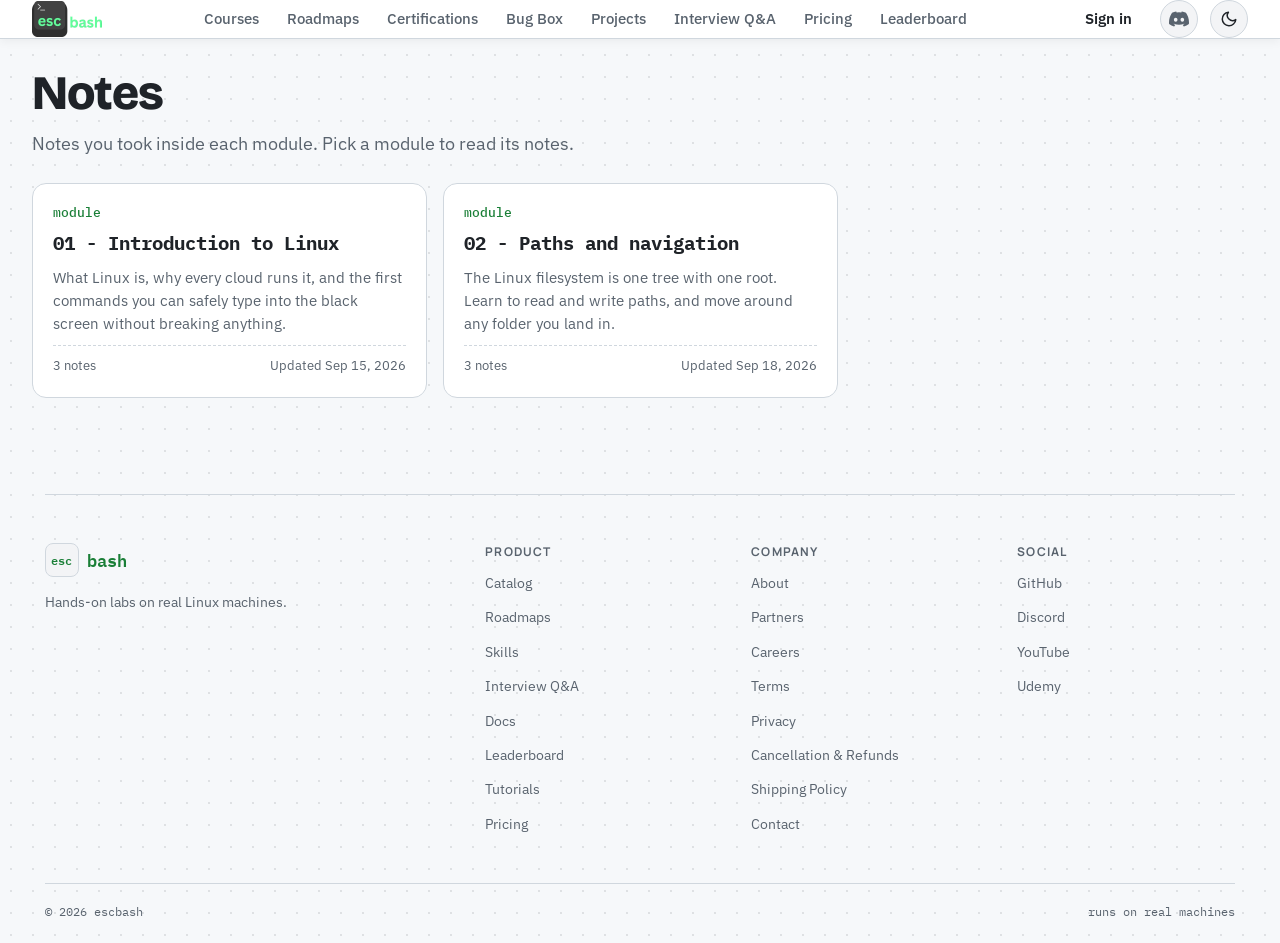
<file: notes.html>
<!DOCTYPE html>
<html lang="en">
<head>
<meta charset="utf-8">
<meta name="viewport" content="width=device-width, initial-scale=1, viewport-fit=cover">
<title>Notes · Linux Lighthouse</title>
<link rel="stylesheet" href="https://fonts.googleapis.com/css2?family=Bricolage+Grotesque:wght@500;700;800&family=IBM+Plex+Mono:wght@400;500&family=IBM+Plex+Sans:wght@400;500&family=Manrope:wght@600;700&display=swap">
<script src="JS/theme-init.js"></script>
<link rel="stylesheet" href="CSS/roadmap-common.css" />
<link rel="stylesheet" href="CSS/notes.css" />
</head>
<body data-all-courses-href="linux-course.html#topics">
<header class="top-header">
        <div class="wrap header-inner">
          <a href="index.html" class="brand-link" aria-label="escbash home">
            <img src="[data-uri]" alt="escbash" class="brand-logo">
          </a>
          <nav class="nav-links" aria-label="Main Navigation">
            <button type="button" class="nav-link course-trigger" id="courseMenuBtn" aria-haspopup="menu" aria-expanded="false" aria-controls="courseMenuDropdown">Courses</button>
            <button type="button" class="nav-link course-trigger" id="roadmapMenuBtn" aria-haspopup="menu" aria-expanded="false" aria-controls="roadmapMenuDropdown">Roadmaps</button>
            <a href="index.html#journey" class="nav-link">Certifications</a>
            <a href="index.html#bug-box" class="nav-link">Bug Box</a>
            <a href="index.html#projects" class="nav-link">Projects</a>
            <a href="index.html#interview-qa" class="nav-link">Interview Q&amp;A</a>
            <a href="index.html#start" class="nav-link">Pricing</a>
            <a href="index.html#voices" class="nav-link">Leaderboard</a>
          </nav>
          <div class="top-actions">
            <a href="index.html#start" class="nav-signin">Sign in</a>
            <a href="https://discord.gg" target="_blank" rel="noopener noreferrer" class="nav-icon-btn discord-btn" aria-label="Discord Community" title="Discord Community">
              <svg width="20" height="20" viewBox="0 0 24 24" fill="currentColor" aria-hidden="true">
                <path d="M20.317 4.37a19.791 19.791 0 0 0-4.885-1.515.074.074 0 0 0-.079.037c-.21.375-.444.864-.608 1.25a18.27 18.27 0 0 0-5.487 0 12.64 12.64 0 0 0-.617-1.25.077.077 0 0 0-.079-.037A19.736 19.736 0 0 0 3.677 4.37a.07.07 0 0 0-.032.027C.533 9.046-.32 13.58.099 18.057a.082.082 0 0 0 .031.057 19.9 19.9 0 0 0 5.993 3.03.078.078 0 0 0 .084-.028c.462-.63.874-1.295 1.226-1.994.021-.041.001-.09-.041-.106a13.107 13.107 0 0 1-1.872-.892.077.077 0 0 1-.008-.128 10.2 10.2 0 0 0 .372-.292.074.074 0 0 1 .077-.01c3.929 1.793 8.18 1.793 12.061 0a.074.074 0 0 1 .078.01c.12.098.246.198.373.292a.077.077 0 0 1-.006.127 12.299 12.299 0 0 1-1.873.894.077.077 0 0 0-.041.107c.36.698.772 1.362 1.225 1.993a.076.076 0 0 0 .084.028 19.839 19.839 0 0 0 6.002-3.03.077.077 0 0 0 .032-.054c.5-5.177-.838-9.674-3.549-13.66a.061.061 0 0 0-.031-.028zM8.02 15.33c-1.183 0-2.157-1.085-2.157-2.419 0-1.333.956-2.419 2.157-2.419 1.21 0 2.176 1.086 2.157 2.419 0 1.334-.956 2.419-2.157 2.419zm7.975 0c-1.183 0-2.157-1.085-2.157-2.419 0-1.333.955-2.419 2.157-2.419 1.21 0 2.176 1.086 2.157 2.419 0 1.334-.946 2.419-2.157 2.419z"></path>
              </svg>
            </a>
            <button type="button" class="tbtn theme-toggle" id="theme" aria-label="Switch colour theme" title="Switch theme">
              <svg class="theme-icon sun-ic" width="18" height="18" viewBox="0 0 24 24" fill="none" stroke="currentColor" stroke-width="2" stroke-linecap="round" stroke-linejoin="round" aria-hidden="true">
                <circle cx="12" cy="12" r="5"></circle>
                <line x1="12" y1="1" x2="12" y2="3"></line>
                <line x1="12" y1="21" x2="12" y2="23"></line>
                <line x1="4.22" y1="4.22" x2="5.64" y2="5.64"></line>
                <line x1="18.36" y1="18.36" x2="19.78" y2="19.78"></line>
                <line x1="1" y1="12" x2="3" y2="12"></line>
                <line x1="21" y1="12" x2="23" y2="12"></line>
                <line x1="4.22" y1="19.78" x2="5.64" y2="18.36"></line>
                <line x1="18.36" y1="5.64" x2="19.78" y2="4.22"></line>
              </svg>
              <svg class="theme-icon moon-ic" width="18" height="18" viewBox="0 0 24 24" fill="none" stroke="currentColor" stroke-width="2" stroke-linecap="round" stroke-linejoin="round" aria-hidden="true">
                <path d="M21 12.79A9 9 0 1 1 11.21 3 7 7 0 0 0 21 12.79z"></path>
              </svg>
            </button>
          </div>
          <div class="cm-panel" id="courseMenuDropdown" role="region" aria-label="Courses menu">
            <div class="cm-top">
              <div class="cm-switch" role="tablist" aria-label="Course tracks">
                
                  <button type="button" class="cm-tab active" role="tab" aria-selected="true" data-cm-tab="devops"><span><span class="sc-interp">DevOps</span></span><span class="cm-tab-count"><span class="sc-interp">13 courses</span></span></button>
                
                  <button type="button" class="cm-tab" role="tab" aria-selected="false" data-cm-tab="cloud"><span><span class="sc-interp">Cloud</span></span><span class="cm-tab-count"><span class="sc-interp">6 courses</span></span></button>
                
                  <button type="button" class="cm-tab" role="tab" aria-selected="false" data-cm-tab="sre"><span><span class="sc-interp">SRE</span></span><span class="cm-tab-count"><span class="sc-interp">6 courses</span></span></button>
                
                  <button type="button" class="cm-tab" role="tab" aria-selected="false" data-cm-tab="ai"><span><span class="sc-interp">AI</span></span><span class="cm-tab-count"><span class="sc-interp">13 courses</span></span></button>
                
              </div>
            </div>
            <div class="cm-grid" id="cmGrid" role="tabpanel">
              
                <button type="button" class="cm-card active" data-course-name="Linux">
                  <div class="cm-logo-wrap"><img class="cm-logo" alt="" src="[data-uri]"></div>
                  <div class="cm-meta">
                    <div class="cm-title" title="Linux"><span class="sc-interp">Linux</span></div>
                    <div class="cm-sub"><span class="sc-interp">22 modules</span></div>
                  </div>
                </button>
              
                <button type="button" class="cm-card" data-course-name="Networking">
                  <div class="cm-logo-wrap"><img class="cm-logo" alt="" src="[data-uri]"></div>
                  <div class="cm-meta">
                    <div class="cm-title" title="Networking"><span class="sc-interp">Networking</span></div>
                    <div class="cm-sub"><span class="sc-interp">32 modules</span></div>
                  </div>
                </button>
              
                <button type="button" class="cm-card" data-course-name="Shell Scripting">
                  <div class="cm-logo-wrap is-light-mark"><img class="cm-logo" alt="" src="images/tech/bash-original.svg"></div>
                  <div class="cm-meta">
                    <div class="cm-title" title="Shell Scripting"><span class="sc-interp">Shell Scripting</span></div>
                    <div class="cm-sub"><span class="sc-interp">16 modules</span></div>
                  </div>
                </button>
              
                <button type="button" class="cm-card" data-course-name="Docker">
                  <div class="cm-logo-wrap"><img class="cm-logo" alt="" src="images/tech/docker-original.svg"></div>
                  <div class="cm-meta">
                    <div class="cm-title" title="Docker"><span class="sc-interp">Docker</span></div>
                    <div class="cm-sub"><span class="sc-interp">21 modules</span></div>
                  </div>
                </button>
              
                <button type="button" class="cm-card" data-course-name="Kubernetes">
                  <div class="cm-logo-wrap"><img class="cm-logo" alt="" src="images/tech/kubernetes-original.svg"></div>
                  <div class="cm-meta">
                    <div class="cm-title" title="Kubernetes"><span class="sc-interp">Kubernetes</span></div>
                    <div class="cm-sub"><span class="sc-interp">30 modules</span></div>
                  </div>
                </button>
              
                <button type="button" class="cm-card" data-course-name="Python for DevOps">
                  <div class="cm-logo-wrap"><img class="cm-logo" alt="" src="images/tech/python-original.svg"></div>
                  <div class="cm-meta">
                    <div class="cm-title" title="Python for DevOps"><span class="sc-interp">Python for DevOps</span></div>
                    <div class="cm-sub"><span class="sc-interp">31 modules</span></div>
                  </div>
                </button>
              
                <button type="button" class="cm-card" data-course-name="Go for DevOps">
                  <div class="cm-logo-wrap"><img class="cm-logo" alt="" src="images/tech/go-original.svg"></div>
                  <div class="cm-meta">
                    <div class="cm-title" title="Go for DevOps"><span class="sc-interp">Go for DevOps</span></div>
                    <div class="cm-sub"><span class="sc-interp">30 modules</span></div>
                  </div>
                </button>
              
                <button type="button" class="cm-card" data-course-name="Helm">
                  <div class="cm-logo-wrap is-light-mark"><img class="cm-logo" alt="" src="[data-uri]"></div>
                  <div class="cm-meta">
                    <div class="cm-title" title="Helm"><span class="sc-interp">Helm</span></div>
                    <div class="cm-sub"><span class="sc-interp">27 modules</span></div>
                  </div>
                </button>
              
                <button type="button" class="cm-card" data-course-name="Argo CD">
                  <div class="cm-logo-wrap"><img class="cm-logo" alt="" src="images/tech/argocd-original.svg"></div>
                  <div class="cm-meta">
                    <div class="cm-title" title="Argo CD"><span class="sc-interp">Argo CD</span></div>
                    <div class="cm-sub"><span class="sc-interp">11 modules</span></div>
                  </div>
                </button>
              
                <button type="button" class="cm-card" data-course-name="Terraform with AWS">
                  <div class="cm-logo-wrap"><img class="cm-logo" alt="" src="images/tech/terraform-original.svg"></div>
                  <div class="cm-meta">
                    <div class="cm-title" title="Terraform with AWS"><span class="sc-interp">Terraform with AWS</span></div>
                    <div class="cm-sub"><span class="sc-interp">33 modules</span></div>
                  </div>
                </button>
              
                <button type="button" class="cm-card" data-course-name="Git">
                  <div class="cm-logo-wrap"><img class="cm-logo" alt="" src="images/tech/git-original.svg"></div>
                  <div class="cm-meta">
                    <div class="cm-title" title="Git"><span class="sc-interp">Git</span></div>
                    <div class="cm-sub"><span class="sc-interp">24 modules</span></div>
                  </div>
                </button>
              
                <button type="button" class="cm-card" data-course-name="GitHub Actions">
                  <div class="cm-logo-wrap"><img class="cm-logo" alt="" src="images/tech/githubactions-original.svg"></div>
                  <div class="cm-meta">
                    <div class="cm-title" title="GitHub Actions"><span class="sc-interp">GitHub Actions</span></div>
                    <div class="cm-sub"><span class="sc-interp">26 modules</span></div>
                  </div>
                </button>
              
                <button type="button" class="cm-card" data-course-name="Observability Fundamentals">
                  <div class="cm-logo-wrap"><img class="cm-logo" alt="" src="images/tech/grafana-original.svg"></div>
                  <div class="cm-meta">
                    <div class="cm-title" title="Observability Fundamentals"><span class="sc-interp">Observability Fundamentals</span></div>
                    <div class="cm-sub"><span class="sc-interp">20 modules</span></div>
                  </div>
                </button>
              
            </div>
            <div class="cm-foot">
              <span class="cm-cli" id="cmCli"><span class="sc-interp">root@escbash:~# ls /courses/devops</span></span>
              <a href="#paths" class="cm-all" id="cmAllLink">
                <span>All courses</span>
                <svg width="13" height="13" viewBox="0 0 24 24" fill="none" stroke="currentColor" stroke-width="2.3" stroke-linecap="round" stroke-linejoin="round" aria-hidden="true">
                  <line x1="5" y1="12" x2="19" y2="12"></line>
                  <polyline points="12 5 19 12 12 19"></polyline>
                </svg>
              </a>
            </div>
          </div>
          <div class="cm-panel" id="roadmapMenuDropdown" role="region" aria-label="Roadmaps menu">
            <div class="cm-top">
              <div class="cm-switch" role="tablist" aria-label="Roadmap tracks">
                
                  <button type="button" class="cm-tab active" role="tab" aria-selected="true" data-cm-tab="all"><span><span class="sc-interp">All paths</span></span><span class="cm-tab-count"><span class="sc-interp">6 paths</span></span></button>
                
                  <button type="button" class="cm-tab" role="tab" aria-selected="false" data-cm-tab="engineering"><span><span class="sc-interp">Engineering</span></span><span class="cm-tab-count"><span class="sc-interp">2 paths</span></span></button>
                
                  <button type="button" class="cm-tab" role="tab" aria-selected="false" data-cm-tab="ops"><span><span class="sc-interp">Ops &amp; Sec</span></span><span class="cm-tab-count"><span class="sc-interp">3 paths</span></span></button>
                
                  <button type="button" class="cm-tab" role="tab" aria-selected="false" data-cm-tab="data"><span><span class="sc-interp">Data &amp; AI</span></span><span class="cm-tab-count"><span class="sc-interp">2 paths</span></span></button>
                
              </div>
            </div>
            <div class="cm-grid" id="rmGrid" role="tabpanel">
              
                <button type="button" class="cm-card" data-roadmap-name="AI engineer">
                  <div class="cm-logo-wrap rm-icon-tile rm-icon-violet">
                    
                      <svg width="18" height="18" viewBox="0 0 24 24" fill="none" stroke="currentColor" stroke-width="1.85" stroke-linecap="round" stroke-linejoin="round" aria-hidden="true">
                        <path d="M12 3l1.9 4.6L18.5 9.5l-4.6 1.9L12 16l-1.9-4.6L5.5 9.5l4.6-1.9L12 3z"></path>
                        <path d="M5.5 16.5l.9 2.1 2.1.9-2.1.9-.9 2.1-.9-2.1-2.1-.9 2.1-.9.9-2.1z"></path>
                      </svg>
                    
                    
                    
                    
                    
                    
                  </div>
                  <div class="cm-meta">
                    <div class="cm-title" title="AI engineer"><span class="sc-interp">AI engineer</span></div>
                    <div class="cm-sub"><span class="sc-interp">12 courses · 120 h</span></div>
                  </div>
                </button>
              
                <button type="button" class="cm-card" data-roadmap-name="DevOps engineer">
                  <div class="cm-logo-wrap rm-icon-tile rm-icon-cyan">
                    
                    
                      <svg width="18" height="18" viewBox="0 0 24 24" fill="none" stroke="currentColor" stroke-width="1.9" stroke-linecap="round" stroke-linejoin="round" aria-hidden="true">
                        <path d="M18.178 8c5.096 0 5.096 8 0 8-5.095 0-7.133-8-12.739-8-4.585 0-4.585 8 0 8 5.606 0 7.644-8 12.74-8z">
                        </path>
                      </svg>
                    
                    
                    
                    
                    
                  </div>
                  <div class="cm-meta">
                    <div class="cm-title" title="DevOps engineer"><span class="sc-interp">DevOps engineer</span></div>
                    <div class="cm-sub"><span class="sc-interp">14 courses · 110 h</span></div>
                  </div>
                </button>
              
                <button type="button" class="cm-card" data-roadmap-name="SRE engineer">
                  <div class="cm-logo-wrap rm-icon-tile rm-icon-green">
                    
                    
                    
                      <svg width="18" height="18" viewBox="0 0 24 24" fill="none" stroke="currentColor" stroke-width="1.95" stroke-linecap="round" stroke-linejoin="round" aria-hidden="true">
                        <polyline points="22 12 18 12 15 20 9 4 6 12 2 12"></polyline>
                      </svg>
                    
                    
                    
                    
                  </div>
                  <div class="cm-meta">
                    <div class="cm-title" title="SRE engineer"><span class="sc-interp">SRE engineer</span></div>
                    <div class="cm-sub"><span class="sc-interp">11 courses · 95 h</span></div>
                  </div>
                </button>
              
                <button type="button" class="cm-card" data-roadmap-name="Security engineer">
                  <div class="cm-logo-wrap rm-icon-tile rm-icon-blue">
                    
                    
                    
                    
                      <svg width="18" height="18" viewBox="0 0 24 24" fill="none" stroke="currentColor" stroke-width="1.85" stroke-linecap="round" stroke-linejoin="round" aria-hidden="true">
                        <path d="M12 22s8-4 8-10V5l-8-3-8 3v7c0 6 8 10 8 10z"></path>
                        <path d="M9 12l2 2 4-4"></path>
                      </svg>
                    
                    
                    
                  </div>
                  <div class="cm-meta">
                    <div class="cm-title" title="Security engineer"><span class="sc-interp">Security engineer</span></div>
                    <div class="cm-sub"><span class="sc-interp">13 courses · 105 h</span></div>
                  </div>
                </button>
              
                <button type="button" class="cm-card active" data-roadmap-name="Data engineer">
                  <div class="cm-logo-wrap rm-icon-tile rm-icon-teal">
                    
                    
                    
                    
                    
                      <svg width="18" height="18" viewBox="0 0 24 24" fill="none" stroke="currentColor" stroke-width="1.85" stroke-linecap="round" stroke-linejoin="round" aria-hidden="true">
                        <ellipse cx="12" cy="5" rx="8" ry="3"></ellipse>
                        <path d="M4 5v6c0 1.66 3.58 3 8 3s8-1.34 8-3V5"></path>
                        <path d="M4 11v6c0 1.66 3.58 3 8 3s8-1.34 8-3v-6"></path>
                      </svg>
                    
                    
                  </div>
                  <div class="cm-meta">
                    <div class="cm-title" title="Data engineer"><span class="sc-interp">Data engineer</span></div>
                    <div class="cm-sub"><span class="sc-interp">7 courses · 96 h</span></div>
                  </div>
                </button>
              
                <button type="button" class="cm-card" data-roadmap-name="Cloud engineer">
                  <div class="cm-logo-wrap rm-icon-tile rm-icon-sky">
                    
                    
                    
                    
                    
                    
                      <svg width="18" height="18" viewBox="0 0 24 24" fill="none" stroke="currentColor" stroke-width="1.85" stroke-linecap="round" stroke-linejoin="round" aria-hidden="true">
                        <path d="M17.5 19H9a7 7 0 1 1 6.71-9h1.79a4.5 4.5 0 1 1 0 9z"></path>
                      </svg>
                    
                  </div>
                  <div class="cm-meta">
                    <div class="cm-title" title="Cloud engineer"><span class="sc-interp">Cloud engineer</span></div>
                    <div class="cm-sub"><span class="sc-interp">10 courses · 90 h</span></div>
                  </div>
                </button>
              
            </div>
            <div class="cm-foot">
              <span class="cm-cli" id="rmCli"><span class="sc-interp">root@escbash:~# ls /roadmaps</span></span>
              <a href="roadmap.html" class="cm-all" id="rmAllLink">
                <span>All roadmaps</span>
                <svg width="13" height="13" viewBox="0 0 24 24" fill="none" stroke="currentColor" stroke-width="2.3" stroke-linecap="round" stroke-linejoin="round" aria-hidden="true">
                  <line x1="5" y1="12" x2="19" y2="12"></line>
                  <polyline points="12 5 19 12 12 19"></polyline>
                </svg>
              </a>
            </div>
          </div>
        </div>
      </header>

<div class="wrap">
<main>
  <section id="gridView" aria-labelledby="gt">
    <div class="ph fade-up visible"><h1 id="gt">Notes</h1><p>Notes you took inside each module. Pick a module to read its notes.</p></div>
    <div class="ngrid" id="ngrid"></div>
  </section>
  <section id="splitView" hidden aria-label="Note preview">
    <div class="split">
      <nav class="nside" aria-label="Notes in this module"><div class="sm" id="sm"></div><div id="side"></div><a class="back" href="#" data-back>← All modules</a></nav>
      <article class="prev" id="prev" tabindex="-1"><div class="prev-stage" id="prevStage"></div></article>
    </div>
  </section>
</main>
</div>

        <footer class="foot fade-up">
          <div class="foot-grid">
            <div style="max-width: 320px;">
              <a href="index.html" aria-label="escbash home" style="display: inline-flex; align-items: center; gap: 8px;"><span style="display: inline-flex; align-items: center; justify-content: center; width: 34px; height: 34px; border-radius: 8px; background: var(--pill-bg); border: 1px solid var(--line); color: var(--lamp); font: 600 12px &quot;IBM Plex Mono&quot;, monospace;">esc</span><span style="font: 600 17px &quot;IBM Plex Mono&quot;, monospace; color: var(--lamp);">bash</span></a>
              <p style="margin: 14px 0px 0px; color: var(--mute); font-size: 14px; line-height: 1.6;">Hands-on labs on real Linux
                machines.</p>
            </div>
            <div class="foot-col" style="display: flex; flex-direction: column; gap: 12px; color: var(--ink); font-size: 14px;">
              <div style="font: 700 12px Manrope, sans-serif; letter-spacing: 0.1em; color: var(--mute);">PRODUCT</div><a href="index.html#paths">Catalog</a><a href="roadmap.html">Roadmaps</a><a href="index.html#journey">Skills</a><a href="index.html#interview-qa">Interview Q&amp;A</a><a href="index.html#paths">Docs</a><a href="index.html#voices">Leaderboard</a><a href="index.html#paths">Tutorials</a><a href="index.html#start">Pricing</a>
            </div>
            <div class="foot-col" style="display: flex; flex-direction: column; gap: 12px; color: var(--ink); font-size: 14px;">
              <div style="font: 700 12px Manrope, sans-serif; letter-spacing: 0.1em; color: var(--mute);">COMPANY</div><a href="#top">About</a><a href="#top">Partners</a><a href="#top">Careers</a><a href="#top">Terms</a><a href="#top">Privacy</a><a href="#top">Cancellation &amp; Refunds</a><a href="#top">Shipping
                Policy</a><a href="#top">Contact</a>
            </div>
            <div class="foot-col" style="display: flex; flex-direction: column; gap: 12px; color: var(--ink); font-size: 14px;">
              <div style="font: 700 12px Manrope, sans-serif; letter-spacing: 0.1em; color: var(--mute);">SOCIAL</div><a href="#top">GitHub</a><a href="#top">Discord</a><a href="#top">YouTube</a><a href="#top">Udemy</a>
            </div>
          </div>
          <div style="margin-top: 48px; padding-top: 20px; border-top: 1px solid var(--line); display: flex; flex-wrap: wrap; justify-content: space-between; gap: 8px; font: 400 12px &quot;IBM Plex Mono&quot;, monospace; color: var(--mute);">
            <span>© 2026 escbash</span><span>runs on real machines</span>
          </div>
        </footer>


<script src="JS/common.js"></script>
    <script src="JS/notes.js"></script>
</body>
</html>
</file>
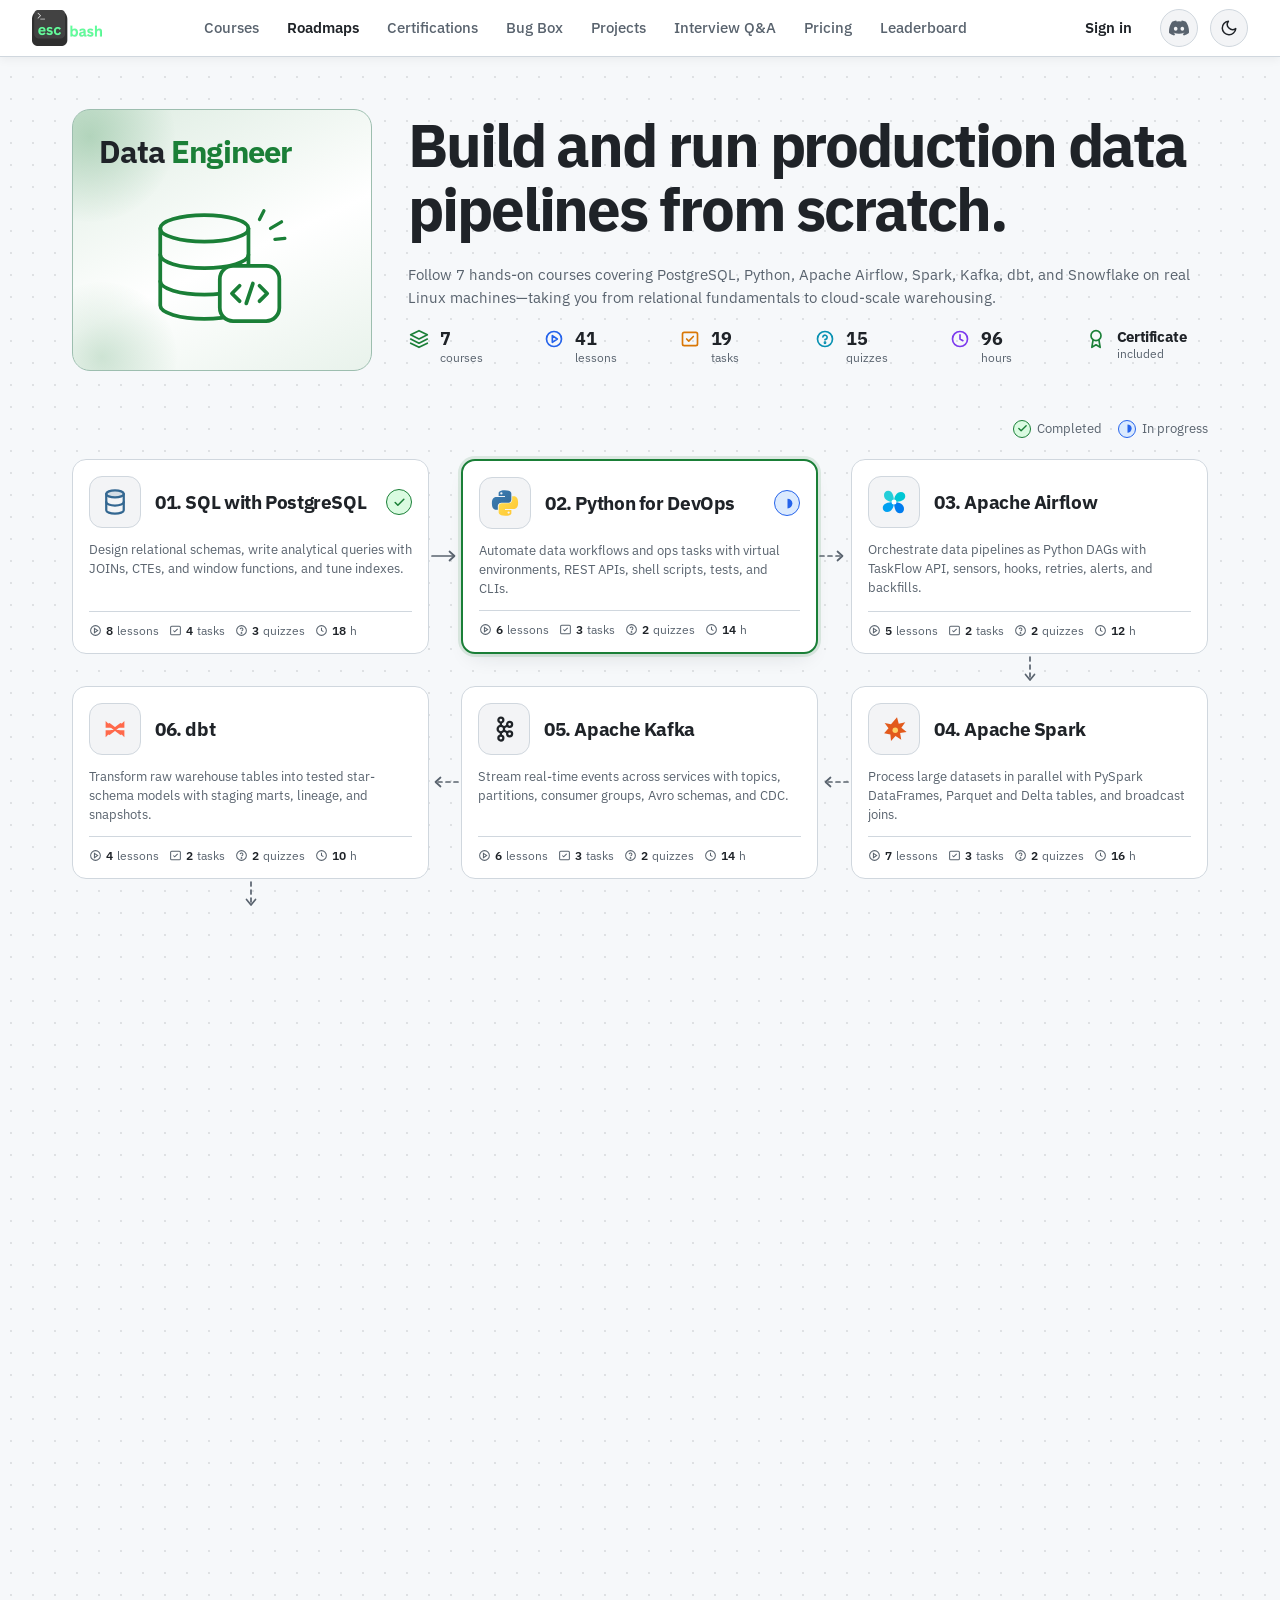
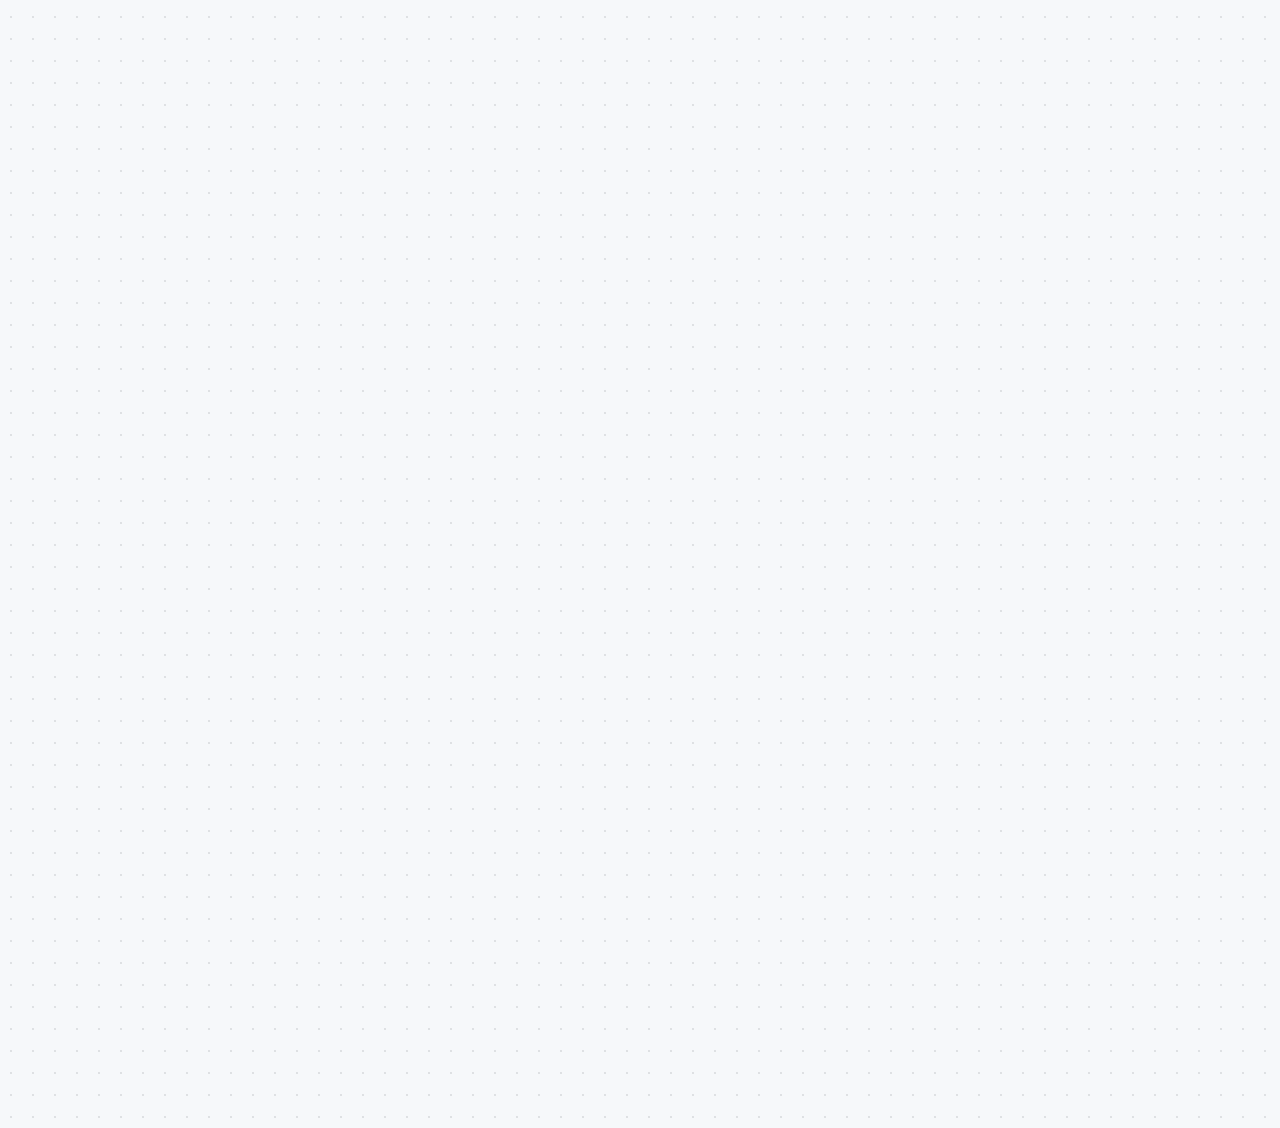
<file: roadmap-data.html>
<!doctype html>
<html lang="en">
  <head>
    <meta charset="utf-8" />
    <meta
      name="viewport"
      content="width=device-width, initial-scale=1, viewport-fit=cover"
    />
    <title>escbash - data engineer roadmap</title>
    <link
      rel="stylesheet"
      href="https://fonts.googleapis.com/css2?family=Bricolage+Grotesque:wght@600;700;800&family=IBM+Plex+Mono:wght@400;500;600&family=IBM+Plex+Sans:wght@400;500;600;700&family=Manrope:wght@500;600;700;800&display=swap"
    />
    <script src="JS/theme-init.js"></script>
    <link rel="stylesheet" href="CSS/roadmap-common.css" />
    <link rel="stylesheet" href="CSS/roadmap-data.css" />
  </head>
  <body data-all-courses-href="index.html#paths">
    <header class="top-header">
        <div class="wrap header-inner">
          <a href="index.html" class="brand-link" aria-label="escbash home">
            <img src="[data-uri]" alt="escbash" class="brand-logo">
          </a>
          <nav class="nav-links" aria-label="Main Navigation">
            <button type="button" class="nav-link course-trigger" id="courseMenuBtn" aria-haspopup="menu" aria-expanded="false" aria-controls="courseMenuDropdown">Courses</button>
            <button type="button" class="nav-link course-trigger active" id="roadmapMenuBtn" aria-haspopup="menu" aria-expanded="false" aria-controls="roadmapMenuDropdown" aria-current="page">Roadmaps</button>
            <a href="index.html#journey" class="nav-link">Certifications</a>
            <a href="index.html#bug-box" class="nav-link">Bug Box</a>
            <a href="index.html#projects" class="nav-link">Projects</a>
            <a href="index.html#interview-qa" class="nav-link">Interview Q&amp;A</a>
            <a href="index.html#start" class="nav-link">Pricing</a>
            <a href="index.html#voices" class="nav-link">Leaderboard</a>
          </nav>
          <div class="top-actions">
            <a href="index.html#start" class="nav-signin">Sign in</a>
            <a href="https://discord.gg" target="_blank" rel="noopener noreferrer" class="nav-icon-btn discord-btn" aria-label="Discord Community" title="Discord Community">
              <svg width="20" height="20" viewBox="0 0 24 24" fill="currentColor" aria-hidden="true">
                <path d="M20.317 4.37a19.791 19.791 0 0 0-4.885-1.515.074.074 0 0 0-.079.037c-.21.375-.444.864-.608 1.25a18.27 18.27 0 0 0-5.487 0 12.64 12.64 0 0 0-.617-1.25.077.077 0 0 0-.079-.037A19.736 19.736 0 0 0 3.677 4.37a.07.07 0 0 0-.032.027C.533 9.046-.32 13.58.099 18.057a.082.082 0 0 0 .031.057 19.9 19.9 0 0 0 5.993 3.03.078.078 0 0 0 .084-.028c.462-.63.874-1.295 1.226-1.994.021-.041.001-.09-.041-.106a13.107 13.107 0 0 1-1.872-.892.077.077 0 0 1-.008-.128 10.2 10.2 0 0 0 .372-.292.074.074 0 0 1 .077-.01c3.929 1.793 8.18 1.793 12.061 0a.074.074 0 0 1 .078.01c.12.098.246.198.373.292a.077.077 0 0 1-.006.127 12.299 12.299 0 0 1-1.873.894.077.077 0 0 0-.041.107c.36.698.772 1.362 1.225 1.993a.076.076 0 0 0 .084.028 19.839 19.839 0 0 0 6.002-3.03.077.077 0 0 0 .032-.054c.5-5.177-.838-9.674-3.549-13.66a.061.061 0 0 0-.031-.028zM8.02 15.33c-1.183 0-2.157-1.085-2.157-2.419 0-1.333.956-2.419 2.157-2.419 1.21 0 2.176 1.086 2.157 2.419 0 1.334-.956 2.419-2.157 2.419zm7.975 0c-1.183 0-2.157-1.085-2.157-2.419 0-1.333.955-2.419 2.157-2.419 1.21 0 2.176 1.086 2.157 2.419 0 1.334-.946 2.419-2.157 2.419z"></path>
              </svg>
            </a>
            <button type="button" class="tbtn theme-toggle" id="theme" aria-label="Switch colour theme" title="Switch theme">
              <svg class="theme-icon sun-ic" width="18" height="18" viewBox="0 0 24 24" fill="none" stroke="currentColor" stroke-width="2" stroke-linecap="round" stroke-linejoin="round" aria-hidden="true">
                <circle cx="12" cy="12" r="5"></circle>
                <line x1="12" y1="1" x2="12" y2="3"></line>
                <line x1="12" y1="21" x2="12" y2="23"></line>
                <line x1="4.22" y1="4.22" x2="5.64" y2="5.64"></line>
                <line x1="18.36" y1="18.36" x2="19.78" y2="19.78"></line>
                <line x1="1" y1="12" x2="3" y2="12"></line>
                <line x1="21" y1="12" x2="23" y2="12"></line>
                <line x1="4.22" y1="19.78" x2="5.64" y2="18.36"></line>
                <line x1="18.36" y1="5.64" x2="19.78" y2="4.22"></line>
              </svg>
              <svg class="theme-icon moon-ic" width="18" height="18" viewBox="0 0 24 24" fill="none" stroke="currentColor" stroke-width="2" stroke-linecap="round" stroke-linejoin="round" aria-hidden="true">
                <path d="M21 12.79A9 9 0 1 1 11.21 3 7 7 0 0 0 21 12.79z"></path>
              </svg>
            </button>
          </div>
          <div class="cm-panel" id="courseMenuDropdown" role="region" aria-label="Courses menu">
            <div class="cm-top">
              <div class="cm-switch" role="tablist" aria-label="Course tracks">
                
                  <button type="button" class="cm-tab active" role="tab" aria-selected="true" data-cm-tab="devops"><span><span class="sc-interp">DevOps</span></span><span class="cm-tab-count"><span class="sc-interp">13 courses</span></span></button>
                
                  <button type="button" class="cm-tab" role="tab" aria-selected="false" data-cm-tab="cloud"><span><span class="sc-interp">Cloud</span></span><span class="cm-tab-count"><span class="sc-interp">6 courses</span></span></button>
                
                  <button type="button" class="cm-tab" role="tab" aria-selected="false" data-cm-tab="sre"><span><span class="sc-interp">SRE</span></span><span class="cm-tab-count"><span class="sc-interp">6 courses</span></span></button>
                
                  <button type="button" class="cm-tab" role="tab" aria-selected="false" data-cm-tab="ai"><span><span class="sc-interp">AI</span></span><span class="cm-tab-count"><span class="sc-interp">13 courses</span></span></button>
                
              </div>
            </div>
            <div class="cm-grid" id="cmGrid" role="tabpanel">
              
                <button type="button" class="cm-card active" data-course-name="Linux">
                  <div class="cm-logo-wrap"><img class="cm-logo" alt="" src="[data-uri]"></div>
                  <div class="cm-meta">
                    <div class="cm-title" title="Linux"><span class="sc-interp">Linux</span></div>
                    <div class="cm-sub"><span class="sc-interp">22 modules</span></div>
                  </div>
                </button>
              
                <button type="button" class="cm-card" data-course-name="Networking">
                  <div class="cm-logo-wrap"><img class="cm-logo" alt="" src="[data-uri]"></div>
                  <div class="cm-meta">
                    <div class="cm-title" title="Networking"><span class="sc-interp">Networking</span></div>
                    <div class="cm-sub"><span class="sc-interp">32 modules</span></div>
                  </div>
                </button>
              
                <button type="button" class="cm-card" data-course-name="Shell Scripting">
                  <div class="cm-logo-wrap is-light-mark"><img class="cm-logo" alt="" src="images/tech/bash-original.svg"></div>
                  <div class="cm-meta">
                    <div class="cm-title" title="Shell Scripting"><span class="sc-interp">Shell Scripting</span></div>
                    <div class="cm-sub"><span class="sc-interp">16 modules</span></div>
                  </div>
                </button>
              
                <button type="button" class="cm-card" data-course-name="Docker">
                  <div class="cm-logo-wrap"><img class="cm-logo" alt="" src="images/tech/docker-original.svg"></div>
                  <div class="cm-meta">
                    <div class="cm-title" title="Docker"><span class="sc-interp">Docker</span></div>
                    <div class="cm-sub"><span class="sc-interp">21 modules</span></div>
                  </div>
                </button>
              
                <button type="button" class="cm-card" data-course-name="Kubernetes">
                  <div class="cm-logo-wrap"><img class="cm-logo" alt="" src="images/tech/kubernetes-original.svg"></div>
                  <div class="cm-meta">
                    <div class="cm-title" title="Kubernetes"><span class="sc-interp">Kubernetes</span></div>
                    <div class="cm-sub"><span class="sc-interp">30 modules</span></div>
                  </div>
                </button>
              
                <button type="button" class="cm-card" data-course-name="Python for DevOps">
                  <div class="cm-logo-wrap"><img class="cm-logo" alt="" src="images/tech/python-original.svg"></div>
                  <div class="cm-meta">
                    <div class="cm-title" title="Python for DevOps"><span class="sc-interp">Python for DevOps</span></div>
                    <div class="cm-sub"><span class="sc-interp">31 modules</span></div>
                  </div>
                </button>
              
                <button type="button" class="cm-card" data-course-name="Go for DevOps">
                  <div class="cm-logo-wrap"><img class="cm-logo" alt="" src="images/tech/go-original.svg"></div>
                  <div class="cm-meta">
                    <div class="cm-title" title="Go for DevOps"><span class="sc-interp">Go for DevOps</span></div>
                    <div class="cm-sub"><span class="sc-interp">30 modules</span></div>
                  </div>
                </button>
              
                <button type="button" class="cm-card" data-course-name="Helm">
                  <div class="cm-logo-wrap is-light-mark"><img class="cm-logo" alt="" src="[data-uri]"></div>
                  <div class="cm-meta">
                    <div class="cm-title" title="Helm"><span class="sc-interp">Helm</span></div>
                    <div class="cm-sub"><span class="sc-interp">27 modules</span></div>
                  </div>
                </button>
              
                <button type="button" class="cm-card" data-course-name="Argo CD">
                  <div class="cm-logo-wrap"><img class="cm-logo" alt="" src="images/tech/argocd-original.svg"></div>
                  <div class="cm-meta">
                    <div class="cm-title" title="Argo CD"><span class="sc-interp">Argo CD</span></div>
                    <div class="cm-sub"><span class="sc-interp">11 modules</span></div>
                  </div>
                </button>
              
                <button type="button" class="cm-card" data-course-name="Terraform with AWS">
                  <div class="cm-logo-wrap"><img class="cm-logo" alt="" src="images/tech/terraform-original.svg"></div>
                  <div class="cm-meta">
                    <div class="cm-title" title="Terraform with AWS"><span class="sc-interp">Terraform with AWS</span></div>
                    <div class="cm-sub"><span class="sc-interp">33 modules</span></div>
                  </div>
                </button>
              
                <button type="button" class="cm-card" data-course-name="Git">
                  <div class="cm-logo-wrap"><img class="cm-logo" alt="" src="images/tech/git-original.svg"></div>
                  <div class="cm-meta">
                    <div class="cm-title" title="Git"><span class="sc-interp">Git</span></div>
                    <div class="cm-sub"><span class="sc-interp">24 modules</span></div>
                  </div>
                </button>
              
                <button type="button" class="cm-card" data-course-name="GitHub Actions">
                  <div class="cm-logo-wrap"><img class="cm-logo" alt="" src="images/tech/githubactions-original.svg"></div>
                  <div class="cm-meta">
                    <div class="cm-title" title="GitHub Actions"><span class="sc-interp">GitHub Actions</span></div>
                    <div class="cm-sub"><span class="sc-interp">26 modules</span></div>
                  </div>
                </button>
              
                <button type="button" class="cm-card" data-course-name="Observability Fundamentals">
                  <div class="cm-logo-wrap"><img class="cm-logo" alt="" src="images/tech/grafana-original.svg"></div>
                  <div class="cm-meta">
                    <div class="cm-title" title="Observability Fundamentals"><span class="sc-interp">Observability Fundamentals</span></div>
                    <div class="cm-sub"><span class="sc-interp">20 modules</span></div>
                  </div>
                </button>
              
            </div>
            <div class="cm-foot">
              <span class="cm-cli" id="cmCli"><span class="sc-interp">root@escbash:~# ls /courses/devops</span></span>
              <a href="#paths" class="cm-all" id="cmAllLink">
                <span>All courses</span>
                <svg width="13" height="13" viewBox="0 0 24 24" fill="none" stroke="currentColor" stroke-width="2.3" stroke-linecap="round" stroke-linejoin="round" aria-hidden="true">
                  <line x1="5" y1="12" x2="19" y2="12"></line>
                  <polyline points="12 5 19 12 12 19"></polyline>
                </svg>
              </a>
            </div>
          </div>
          <div class="cm-panel" id="roadmapMenuDropdown" role="region" aria-label="Roadmaps menu">
            <div class="cm-top">
              <div class="cm-switch" role="tablist" aria-label="Roadmap tracks">
                
                  <button type="button" class="cm-tab active" role="tab" aria-selected="true" data-cm-tab="all"><span><span class="sc-interp">All paths</span></span><span class="cm-tab-count"><span class="sc-interp">6 paths</span></span></button>
                
                  <button type="button" class="cm-tab" role="tab" aria-selected="false" data-cm-tab="engineering"><span><span class="sc-interp">Engineering</span></span><span class="cm-tab-count"><span class="sc-interp">2 paths</span></span></button>
                
                  <button type="button" class="cm-tab" role="tab" aria-selected="false" data-cm-tab="ops"><span><span class="sc-interp">Ops &amp; Sec</span></span><span class="cm-tab-count"><span class="sc-interp">3 paths</span></span></button>
                
                  <button type="button" class="cm-tab" role="tab" aria-selected="false" data-cm-tab="data"><span><span class="sc-interp">Data &amp; AI</span></span><span class="cm-tab-count"><span class="sc-interp">2 paths</span></span></button>
                
              </div>
            </div>
            <div class="cm-grid" id="rmGrid" role="tabpanel">
              
                <button type="button" class="cm-card" data-roadmap-name="AI engineer">
                  <div class="cm-logo-wrap rm-icon-tile rm-icon-violet">
                    
                      <svg width="18" height="18" viewBox="0 0 24 24" fill="none" stroke="currentColor" stroke-width="1.85" stroke-linecap="round" stroke-linejoin="round" aria-hidden="true">
                        <path d="M12 3l1.9 4.6L18.5 9.5l-4.6 1.9L12 16l-1.9-4.6L5.5 9.5l4.6-1.9L12 3z"></path>
                        <path d="M5.5 16.5l.9 2.1 2.1.9-2.1.9-.9 2.1-.9-2.1-2.1-.9 2.1-.9.9-2.1z"></path>
                      </svg>
                    
                    
                    
                    
                    
                    
                  </div>
                  <div class="cm-meta">
                    <div class="cm-title" title="AI engineer"><span class="sc-interp">AI engineer</span></div>
                    <div class="cm-sub"><span class="sc-interp">12 courses · 120 h</span></div>
                  </div>
                </button>
              
                <button type="button" class="cm-card" data-roadmap-name="DevOps engineer">
                  <div class="cm-logo-wrap rm-icon-tile rm-icon-cyan">
                    
                    
                      <svg width="18" height="18" viewBox="0 0 24 24" fill="none" stroke="currentColor" stroke-width="1.9" stroke-linecap="round" stroke-linejoin="round" aria-hidden="true">
                        <path d="M18.178 8c5.096 0 5.096 8 0 8-5.095 0-7.133-8-12.739-8-4.585 0-4.585 8 0 8 5.606 0 7.644-8 12.74-8z">
                        </path>
                      </svg>
                    
                    
                    
                    
                    
                  </div>
                  <div class="cm-meta">
                    <div class="cm-title" title="DevOps engineer"><span class="sc-interp">DevOps engineer</span></div>
                    <div class="cm-sub"><span class="sc-interp">14 courses · 110 h</span></div>
                  </div>
                </button>
              
                <button type="button" class="cm-card" data-roadmap-name="SRE engineer">
                  <div class="cm-logo-wrap rm-icon-tile rm-icon-green">
                    
                    
                    
                      <svg width="18" height="18" viewBox="0 0 24 24" fill="none" stroke="currentColor" stroke-width="1.95" stroke-linecap="round" stroke-linejoin="round" aria-hidden="true">
                        <polyline points="22 12 18 12 15 20 9 4 6 12 2 12"></polyline>
                      </svg>
                    
                    
                    
                    
                  </div>
                  <div class="cm-meta">
                    <div class="cm-title" title="SRE engineer"><span class="sc-interp">SRE engineer</span></div>
                    <div class="cm-sub"><span class="sc-interp">11 courses · 95 h</span></div>
                  </div>
                </button>
              
                <button type="button" class="cm-card" data-roadmap-name="Security engineer">
                  <div class="cm-logo-wrap rm-icon-tile rm-icon-blue">
                    
                    
                    
                    
                      <svg width="18" height="18" viewBox="0 0 24 24" fill="none" stroke="currentColor" stroke-width="1.85" stroke-linecap="round" stroke-linejoin="round" aria-hidden="true">
                        <path d="M12 22s8-4 8-10V5l-8-3-8 3v7c0 6 8 10 8 10z"></path>
                        <path d="M9 12l2 2 4-4"></path>
                      </svg>
                    
                    
                    
                  </div>
                  <div class="cm-meta">
                    <div class="cm-title" title="Security engineer"><span class="sc-interp">Security engineer</span></div>
                    <div class="cm-sub"><span class="sc-interp">13 courses · 105 h</span></div>
                  </div>
                </button>
              
                <button type="button" class="cm-card active" data-roadmap-name="Data engineer">
                  <div class="cm-logo-wrap rm-icon-tile rm-icon-teal">
                    
                    
                    
                    
                    
                      <svg width="18" height="18" viewBox="0 0 24 24" fill="none" stroke="currentColor" stroke-width="1.85" stroke-linecap="round" stroke-linejoin="round" aria-hidden="true">
                        <ellipse cx="12" cy="5" rx="8" ry="3"></ellipse>
                        <path d="M4 5v6c0 1.66 3.58 3 8 3s8-1.34 8-3V5"></path>
                        <path d="M4 11v6c0 1.66 3.58 3 8 3s8-1.34 8-3v-6"></path>
                      </svg>
                    
                    
                  </div>
                  <div class="cm-meta">
                    <div class="cm-title" title="Data engineer"><span class="sc-interp">Data engineer</span></div>
                    <div class="cm-sub"><span class="sc-interp">7 courses · 96 h</span></div>
                  </div>
                </button>
              
                <button type="button" class="cm-card" data-roadmap-name="Cloud engineer">
                  <div class="cm-logo-wrap rm-icon-tile rm-icon-sky">
                    
                    
                    
                    
                    
                    
                      <svg width="18" height="18" viewBox="0 0 24 24" fill="none" stroke="currentColor" stroke-width="1.85" stroke-linecap="round" stroke-linejoin="round" aria-hidden="true">
                        <path d="M17.5 19H9a7 7 0 1 1 6.71-9h1.79a4.5 4.5 0 1 1 0 9z"></path>
                      </svg>
                    
                  </div>
                  <div class="cm-meta">
                    <div class="cm-title" title="Cloud engineer"><span class="sc-interp">Cloud engineer</span></div>
                    <div class="cm-sub"><span class="sc-interp">10 courses · 90 h</span></div>
                  </div>
                </button>
              
            </div>
            <div class="cm-foot">
              <span class="cm-cli" id="rmCli"><span class="sc-interp">root@escbash:~# ls /roadmaps</span></span>
              <a href="roadmap.html" class="cm-all" id="rmAllLink">
                <span>All roadmaps</span>
                <svg width="13" height="13" viewBox="0 0 24 24" fill="none" stroke="currentColor" stroke-width="2.3" stroke-linecap="round" stroke-linejoin="round" aria-hidden="true">
                  <line x1="5" y1="12" x2="19" y2="12"></line>
                  <polyline points="12 5 19 12 12 19"></polyline>
                </svg>
              </a>
            </div>
          </div>
        </div>
      </header>

    <main class="wrap rm-page" id="roadmap">
      <!-- BENTO HERO: DATA ENGINEER + DETAILS + COMPACT STATS + INLINE PERKS -->
      <section class="rm-bento fade-up visible" aria-label="Data Engineer roadmap overview">
        <!-- Left Feature Tile -->
        <div class="rm-bento-hero">
          <h1 class="rm-bento-title">Data <span>Engineer</span></h1>
          <div class="rm-bento-illus" aria-hidden="true">
            <svg
              width="172"
              height="144"
              viewBox="0 0 156 130"
              fill="none"
              stroke="currentColor"
              stroke-width="3.4"
              stroke-linecap="round"
              stroke-linejoin="round"
            >
              <!-- Sparkle rays top-right -->
              <line x1="112" y1="22" x2="116" y2="14" stroke-width="3" />
              <line x1="122" y1="30" x2="132" y2="24" stroke-width="3" />
              <line x1="126" y1="40" x2="135" y2="39" stroke-width="3" />
              <!-- 3-tier database cylinder -->
              <ellipse cx="62" cy="30" rx="40" ry="12" />
              <path d="M22 30v70c0 6.6 17.9 12 40 12s40-5.4 40-12V30" />
              <path d="M22 54c0 6.6 17.9 12 40 12s40-5.4 40-12" />
              <path d="M22 78c0 6.6 17.9 12 40 12s40-5.4 40-12" />
              <!-- Overlapping </> code badge -->
              <rect x="76" y="64" width="54" height="50" rx="12" fill="var(--surface)" />
              <polyline points="94 82 87 89 94 96" />
              <line x1="106" y1="80" x2="100" y2="98" />
              <polyline points="112 82 119 89 112 96" />
            </svg>
          </div>
        </div>

        <!-- Right Side: Headline + Details -> Plain Icon + Text Stats -->
        <div class="rm-bento-right">
          <div class="rm-bento-copy">
            <h2 class="rm-bento-headline">Build and run production data pipelines from scratch.</h2>
            <p class="rm-bento-details">
              Follow 7 hands-on courses covering PostgreSQL, Python, Apache Airflow, Spark, Kafka, dbt, and Snowflake on real Linux machines—taking you from relational fundamentals to cloud-scale warehousing.
            </p>
          </div>

          <div class="rm-metrics">
            <div class="rm-metric">
              <div class="rm-metric-ic is-green" aria-hidden="true">
                <svg
                  width="20"
                  height="20"
                  viewBox="0 0 24 24"
                  fill="none"
                  stroke="currentColor"
                  stroke-width="2"
                  stroke-linecap="round"
                  stroke-linejoin="round"
                >
                  <polygon points="12 2 2 7 12 12 22 7 12 2" />
                  <polyline points="2 12 12 17 22 12" />
                  <polyline points="2 17 12 22 22 17" />
                </svg>
              </div>
              <div class="rm-metric-text">
                <strong id="metricCourses">7</strong>
                <span>courses</span>
              </div>
            </div>

            <div class="rm-metric">
              <div class="rm-metric-ic is-blue" aria-hidden="true">
                <svg
                  width="20"
                  height="20"
                  viewBox="0 0 24 24"
                  fill="none"
                  stroke="currentColor"
                  stroke-width="2"
                  stroke-linecap="round"
                  stroke-linejoin="round"
                >
                  <circle cx="12" cy="12" r="9" />
                  <path d="M10 8l6 4-6 4V8z" />
                </svg>
              </div>
              <div class="rm-metric-text">
                <strong id="metricLessons">41</strong>
                <span>lessons</span>
              </div>
            </div>

            <div class="rm-metric">
              <div class="rm-metric-ic is-amber" aria-hidden="true">
                <svg
                  width="20"
                  height="20"
                  viewBox="0 0 24 24"
                  fill="none"
                  stroke="currentColor"
                  stroke-width="2"
                  stroke-linecap="round"
                  stroke-linejoin="round"
                >
                  <rect x="3" y="4" width="18" height="16" rx="2" />
                  <path d="M8 12l2.5 2.5L16 9" />
                </svg>
              </div>
              <div class="rm-metric-text">
                <strong id="metricTasks">19</strong>
                <span>tasks</span>
              </div>
            </div>

            <div class="rm-metric">
              <div class="rm-metric-ic is-cyan" aria-hidden="true">
                <svg
                  width="20"
                  height="20"
                  viewBox="0 0 24 24"
                  fill="none"
                  stroke="currentColor"
                  stroke-width="2"
                  stroke-linecap="round"
                  stroke-linejoin="round"
                >
                  <circle cx="12" cy="12" r="9" />
                  <path d="M9.5 9.5a2.5 2.5 0 0 1 5 1c0 1.7-2.5 2.2-2.5 2.2" />
                  <circle cx="12" cy="16.5" r=".7" fill="currentColor" />
                </svg>
              </div>
              <div class="rm-metric-text">
                <strong id="metricQuizzes">15</strong>
                <span>quizzes</span>
              </div>
            </div>

            <div class="rm-metric">
              <div class="rm-metric-ic is-violet" aria-hidden="true">
                <svg
                  width="20"
                  height="20"
                  viewBox="0 0 24 24"
                  fill="none"
                  stroke="currentColor"
                  stroke-width="2"
                  stroke-linecap="round"
                  stroke-linejoin="round"
                >
                  <circle cx="12" cy="12" r="9" />
                  <polyline points="12 7 12 12 15.5 14" />
                </svg>
              </div>
              <div class="rm-metric-text">
                <strong id="metricHours">96</strong>
                <span>hours</span>
              </div>
            </div>

            <div class="rm-metric">
              <div class="rm-metric-ic is-green" aria-hidden="true">
                <svg
                  width="20"
                  height="20"
                  viewBox="0 0 24 24"
                  fill="none"
                  stroke="currentColor"
                  stroke-width="2"
                  stroke-linecap="round"
                  stroke-linejoin="round"
                >
                  <circle cx="12" cy="8" r="6" />
                  <path d="M15.477 12.89 17 22l-5-3-5 3 1.523-9.11" />
                </svg>
              </div>
              <div class="rm-metric-text">
                <strong class="is-word">Certificate</strong>
                <span>included</span>
              </div>
            </div>
          </div>
        </div>
      </section>

      <!-- STATUS LEGEND ABOVE COURSE CARDS -->
      <div class="rm-grid-bar fade-up visible">
        <div class="rm-legend" aria-label="Status legend">
          <div class="rm-legend-item">
            <span class="rm-badge-dot is-completed" aria-hidden="true">
              <svg
                width="11"
                height="11"
                viewBox="0 0 24 24"
                fill="none"
                stroke="currentColor"
                stroke-width="3"
                stroke-linecap="round"
                stroke-linejoin="round"
              >
                <polyline points="20 6 9 17 4 12" />
              </svg>
            </span>
            <span>Completed</span>
          </div>
          <div class="rm-legend-item">
            <span class="rm-badge-dot is-progress" aria-hidden="true">
              <svg width="11" height="11" viewBox="0 0 16 16" fill="currentColor">
                <path d="M8 2a6 6 0 0 1 0 12V2z" />
              </svg>
            </span>
            <span>In progress</span>
          </div>
        </div>
      </div>

      <!-- SERPENTINE COURSE ROADMAP GRID -->
      <section aria-label="Course progression roadmap">
        <div class="rm-grid" id="roadmapGrid"></div>
      </section>

      <!-- SELECTED COURSE DETAIL PANEL -->
      <section
        class="rm-detail fade-up"
        id="course-detail"
        aria-live="polite"
        aria-label="Selected course details"
      ></section>

      <!-- GOAL + OUTCOMES CARD -->
      <section class="rm-outcomes" aria-label="Data Engineer goal and learning outcomes">
        <div class="rm-goal-banner fade-up" id="roadmapGoalBanner">
          <!-- Left: Flag + Data Engineer + Subtitle + Database/Code Illustration -->
          <div class="rm-goal-left">
            <h2 class="rm-goal-brand">
              <span class="rm-goal-brand-flag" aria-hidden="true">
                <svg
                  width="32"
                  height="32"
                  viewBox="0 0 24 24"
                  fill="none"
                  stroke="currentColor"
                  stroke-width="2.2"
                  stroke-linecap="round"
                  stroke-linejoin="round"
                >
                  <path d="M4 15s1-1 4-1 5 2 8 2 4-1 4-1V3s-1 1-4 1-5-2-8-2-4 1-4 1z" />
                  <line x1="4" y1="22" x2="4" y2="15" />
                </svg>
              </span>
              <span>Data <span class="rm-goal-brand-accent">Engineer</span></span>
            </h2>
            <p class="rm-goal-sub" id="roadmapGoalSub">Build and run production pipelines.</p>
            <div class="rm-goal-illus" aria-hidden="true">
              <svg
                width="138"
                height="116"
                viewBox="0 0 140 120"
                fill="none"
                stroke="currentColor"
                stroke-width="3.4"
                stroke-linecap="round"
                stroke-linejoin="round"
              >
                <!-- 3-tier database cylinder -->
                <ellipse cx="56" cy="24" rx="38" ry="11.5" />
                <path d="M18 24v68c0 6.35 17 11.5 38 11.5s38-5.15 38-11.5V24" />
                <path d="M18 47c0 6.35 17 11.5 38 11.5s38-5.15 38-11.5" />
                <path d="M18 70c0 6.35 17 11.5 38 11.5s38-5.15 38-11.5" />
                <!-- Overlapping </> code badge -->
                <rect x="70" y="58" width="52" height="48" rx="11" fill="var(--surface)" />
                <polyline points="87 75 80 82 87 89" />
                <line x1="99" y1="73" x2="93" y2="91" />
                <polyline points="105 75 112 82 105 89" />
              </svg>
            </div>
          </div>

          <!-- Right: What you will be able to do + 6 checkmarked outcomes -->
          <div class="rm-goal-right">
            <h3 class="rm-goal-right-title">What you will be able to do</h3>
            <div class="rm-goal-list">
              <div class="rm-outcome">
                <span class="rm-outcome-chk" aria-hidden="true">
                  <svg width="19" height="19" viewBox="0 0 24 24" fill="none" stroke="currentColor" stroke-width="2.8" stroke-linecap="round" stroke-linejoin="round">
                    <polyline points="20 6 9 17 4 12" />
                  </svg>
                </span>
                <span>Model and query relational data with SQL and PostgreSQL</span>
              </div>
              <div class="rm-outcome">
                <span class="rm-outcome-chk" aria-hidden="true">
                  <svg width="19" height="19" viewBox="0 0 24 24" fill="none" stroke="currentColor" stroke-width="2.8" stroke-linecap="round" stroke-linejoin="round">
                    <polyline points="20 6 9 17 4 12" />
                  </svg>
                </span>
                <span>Automate data tooling and pipelines with Python</span>
              </div>
              <div class="rm-outcome">
                <span class="rm-outcome-chk" aria-hidden="true">
                  <svg width="19" height="19" viewBox="0 0 24 24" fill="none" stroke="currentColor" stroke-width="2.8" stroke-linecap="round" stroke-linejoin="round">
                    <polyline points="20 6 9 17 4 12" />
                  </svg>
                </span>
                <span>Orchestrate and monitor workflows with Airflow</span>
              </div>
              <div class="rm-outcome">
                <span class="rm-outcome-chk" aria-hidden="true">
                  <svg width="19" height="19" viewBox="0 0 24 24" fill="none" stroke="currentColor" stroke-width="2.8" stroke-linecap="round" stroke-linejoin="round">
                    <polyline points="20 6 9 17 4 12" />
                  </svg>
                </span>
                <span>Process big data with Spark and stream events with Kafka</span>
              </div>
              <div class="rm-outcome">
                <span class="rm-outcome-chk" aria-hidden="true">
                  <svg width="19" height="19" viewBox="0 0 24 24" fill="none" stroke="currentColor" stroke-width="2.8" stroke-linecap="round" stroke-linejoin="round">
                    <polyline points="20 6 9 17 4 12" />
                  </svg>
                </span>
                <span>Transform and test warehouse data with dbt and Snowflake</span>
              </div>
              <div class="rm-outcome">
                <span class="rm-outcome-chk" aria-hidden="true">
                  <svg width="19" height="19" viewBox="0 0 24 24" fill="none" stroke="currentColor" stroke-width="2.8" stroke-linecap="round" stroke-linejoin="round">
                    <polyline points="20 6 9 17 4 12" />
                  </svg>
                </span>
                <span>Ship a production-ready pipeline for your portfolio</span>
              </div>
            </div>
          </div>
        </div>
      </section>

      <!-- HAVEN'T MADE DECISION YET CTA -->
      <section id="plans" aria-label="Get started">
        <div class="bottom-band fade-up">
          <div class="bottom-band-inner">
            <div class="decision-ic" aria-hidden="true">&#x1F914;</div>
            <h3>Haven't made decision yet?</h3>
            <p>
              <strong>The first 2 modules of every course are free.</strong> Any
              paid plan opens all the Modules,<br class="d-br" />
              Hands-on Labs with Checks, Quizzes, the lab and certificates.
            </p>
            <div class="unlock-actions">
              <a
                href="#course-detail"
                class="btn p unlock-btn"
                id="startFreeModulesBtn"
                >Start the free modules</a
              >
              <a
                href="index.html#start"
                class="btn s unlock-btn"
                onclick="toast('Opening plans and pricing details.');"
                >See All Plans
                <svg
                  width="13"
                  height="13"
                  viewBox="0 0 20 20"
                  fill="none"
                  stroke="currentColor"
                  stroke-width="2"
                  stroke-linecap="round"
                  stroke-linejoin="round"
                  aria-hidden="true"
                >
                  <path d="M6 14L14 6M6 6h8v8" />
                </svg>
              </a>
            </div>
          </div>
        </div>
      </section>
    </main>

        <footer class="foot fade-up">
          <div class="foot-grid">
            <div style="max-width: 320px;">
              <a href="index.html" aria-label="escbash home" style="display: inline-flex; align-items: center; gap: 8px;"><span style="display: inline-flex; align-items: center; justify-content: center; width: 34px; height: 34px; border-radius: 8px; background: var(--pill-bg); border: 1px solid var(--line); color: var(--lamp); font: 600 12px &quot;IBM Plex Mono&quot;, monospace;">esc</span><span style="font: 600 17px &quot;IBM Plex Mono&quot;, monospace; color: var(--lamp);">bash</span></a>
              <p style="margin: 14px 0px 0px; color: var(--mute); font-size: 14px; line-height: 1.6;">Hands-on labs on real Linux
                machines.</p>
            </div>
            <div class="foot-col" style="display: flex; flex-direction: column; gap: 12px; color: var(--ink); font-size: 14px;">
              <div style="font: 700 12px Manrope, sans-serif; letter-spacing: 0.1em; color: var(--mute);">PRODUCT</div><a href="index.html#paths">Catalog</a><a href="roadmap.html">Roadmaps</a><a href="index.html#journey">Skills</a><a href="index.html#interview-qa">Interview Q&amp;A</a><a href="index.html#paths">Docs</a><a href="index.html#voices">Leaderboard</a><a href="index.html#paths">Tutorials</a><a href="index.html#start">Pricing</a>
            </div>
            <div class="foot-col" style="display: flex; flex-direction: column; gap: 12px; color: var(--ink); font-size: 14px;">
              <div style="font: 700 12px Manrope, sans-serif; letter-spacing: 0.1em; color: var(--mute);">COMPANY</div><a href="#top">About</a><a href="#top">Partners</a><a href="#top">Careers</a><a href="#top">Terms</a><a href="#top">Privacy</a><a href="#top">Cancellation &amp; Refunds</a><a href="#top">Shipping
                Policy</a><a href="#top">Contact</a>
            </div>
            <div class="foot-col" style="display: flex; flex-direction: column; gap: 12px; color: var(--ink); font-size: 14px;">
              <div style="font: 700 12px Manrope, sans-serif; letter-spacing: 0.1em; color: var(--mute);">SOCIAL</div><a href="#top">GitHub</a><a href="#top">Discord</a><a href="#top">YouTube</a><a href="#top">Udemy</a>
            </div>
          </div>
          <div style="margin-top: 48px; padding-top: 20px; border-top: 1px solid var(--line); display: flex; flex-wrap: wrap; justify-content: space-between; gap: 8px; font: 400 12px &quot;IBM Plex Mono&quot;, monospace; color: var(--mute);">
            <span>© 2026 escbash</span><span>runs on real machines</span>
          </div>
        </footer>

    <script src="JS/common.js"></script>
    <script src="JS/roadmap-data.js"></script>
  </body>
</html>
</file>
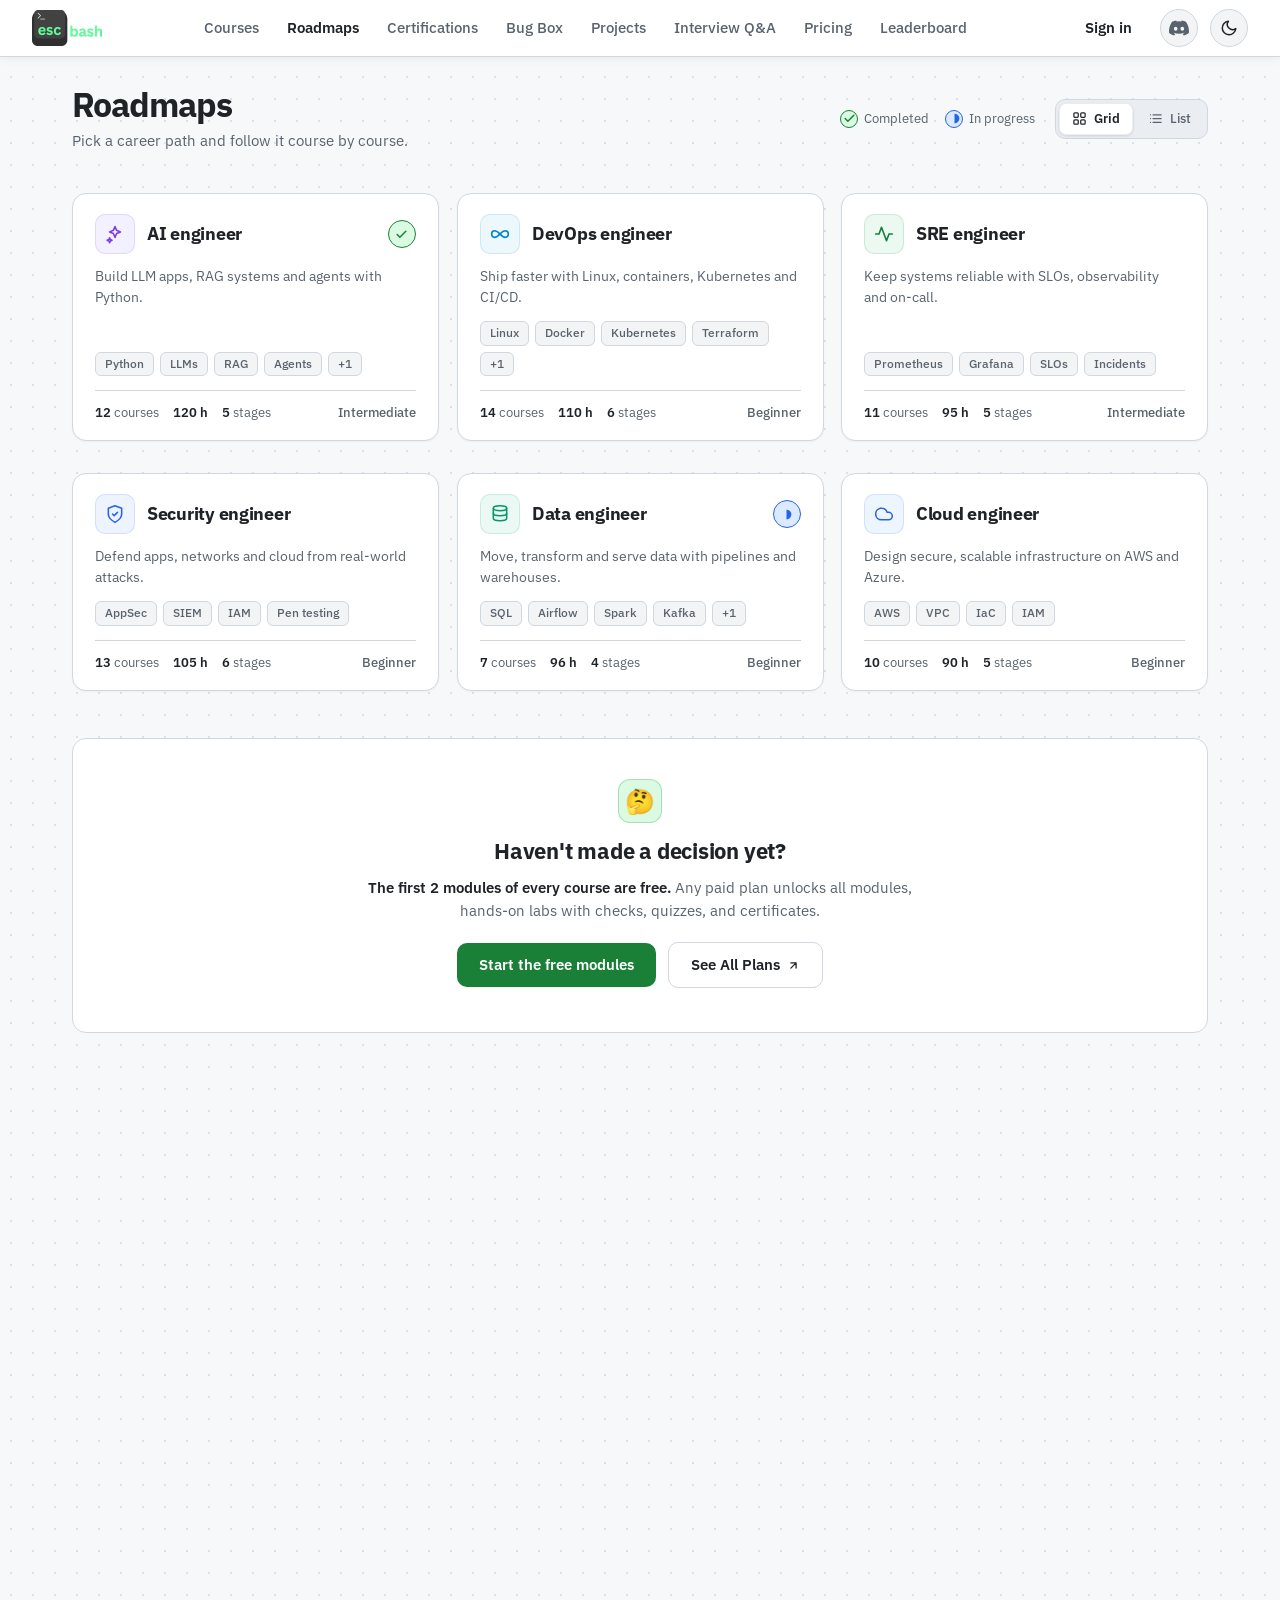
<file: roadmap.html>
<!doctype html>
<html lang="en">
  <head>
    <meta charset="utf-8" />
    <meta
      name="viewport"
      content="width=device-width, initial-scale=1, viewport-fit=cover"
    />
    <title>escbash - engineering roadmaps</title>
    <link
      rel="stylesheet"
      href="https://fonts.googleapis.com/css2?family=Bricolage+Grotesque:wght@600;700;800&family=IBM+Plex+Mono:wght@400;500;600&family=IBM+Plex+Sans:wght@400;500;600;700&family=Manrope:wght@500;600;700;800&display=swap"
    />
    <script src="JS/theme-init.js"></script>
    <link rel="stylesheet" href="CSS/roadmap-common.css" />
    <link rel="stylesheet" href="CSS/roadmap.css" />
  </head>
  <body data-all-courses-href="index.html#paths">
    <header class="top-header">
        <div class="wrap header-inner">
          <a href="index.html" class="brand-link" aria-label="escbash home">
            <img src="[data-uri]" alt="escbash" class="brand-logo">
          </a>
          <nav class="nav-links" aria-label="Main Navigation">
            <button type="button" class="nav-link course-trigger" id="courseMenuBtn" aria-haspopup="menu" aria-expanded="false" aria-controls="courseMenuDropdown">Courses</button>
            <button type="button" class="nav-link course-trigger active" id="roadmapMenuBtn" aria-haspopup="menu" aria-expanded="false" aria-controls="roadmapMenuDropdown" aria-current="page">Roadmaps</button>
            <a href="index.html#journey" class="nav-link">Certifications</a>
            <a href="index.html#bug-box" class="nav-link">Bug Box</a>
            <a href="index.html#projects" class="nav-link">Projects</a>
            <a href="index.html#interview-qa" class="nav-link">Interview Q&amp;A</a>
            <a href="index.html#start" class="nav-link">Pricing</a>
            <a href="index.html#voices" class="nav-link">Leaderboard</a>
          </nav>
          <div class="top-actions">
            <a href="index.html#start" class="nav-signin">Sign in</a>
            <a href="https://discord.gg" target="_blank" rel="noopener noreferrer" class="nav-icon-btn discord-btn" aria-label="Discord Community" title="Discord Community">
              <svg width="20" height="20" viewBox="0 0 24 24" fill="currentColor" aria-hidden="true">
                <path d="M20.317 4.37a19.791 19.791 0 0 0-4.885-1.515.074.074 0 0 0-.079.037c-.21.375-.444.864-.608 1.25a18.27 18.27 0 0 0-5.487 0 12.64 12.64 0 0 0-.617-1.25.077.077 0 0 0-.079-.037A19.736 19.736 0 0 0 3.677 4.37a.07.07 0 0 0-.032.027C.533 9.046-.32 13.58.099 18.057a.082.082 0 0 0 .031.057 19.9 19.9 0 0 0 5.993 3.03.078.078 0 0 0 .084-.028c.462-.63.874-1.295 1.226-1.994.021-.041.001-.09-.041-.106a13.107 13.107 0 0 1-1.872-.892.077.077 0 0 1-.008-.128 10.2 10.2 0 0 0 .372-.292.074.074 0 0 1 .077-.01c3.929 1.793 8.18 1.793 12.061 0a.074.074 0 0 1 .078.01c.12.098.246.198.373.292a.077.077 0 0 1-.006.127 12.299 12.299 0 0 1-1.873.894.077.077 0 0 0-.041.107c.36.698.772 1.362 1.225 1.993a.076.076 0 0 0 .084.028 19.839 19.839 0 0 0 6.002-3.03.077.077 0 0 0 .032-.054c.5-5.177-.838-9.674-3.549-13.66a.061.061 0 0 0-.031-.028zM8.02 15.33c-1.183 0-2.157-1.085-2.157-2.419 0-1.333.956-2.419 2.157-2.419 1.21 0 2.176 1.086 2.157 2.419 0 1.334-.956 2.419-2.157 2.419zm7.975 0c-1.183 0-2.157-1.085-2.157-2.419 0-1.333.955-2.419 2.157-2.419 1.21 0 2.176 1.086 2.157 2.419 0 1.334-.946 2.419-2.157 2.419z"></path>
              </svg>
            </a>
            <button type="button" class="tbtn theme-toggle" id="theme" aria-label="Switch colour theme" title="Switch theme">
              <svg class="theme-icon sun-ic" width="18" height="18" viewBox="0 0 24 24" fill="none" stroke="currentColor" stroke-width="2" stroke-linecap="round" stroke-linejoin="round" aria-hidden="true">
                <circle cx="12" cy="12" r="5"></circle>
                <line x1="12" y1="1" x2="12" y2="3"></line>
                <line x1="12" y1="21" x2="12" y2="23"></line>
                <line x1="4.22" y1="4.22" x2="5.64" y2="5.64"></line>
                <line x1="18.36" y1="18.36" x2="19.78" y2="19.78"></line>
                <line x1="1" y1="12" x2="3" y2="12"></line>
                <line x1="21" y1="12" x2="23" y2="12"></line>
                <line x1="4.22" y1="19.78" x2="5.64" y2="18.36"></line>
                <line x1="18.36" y1="5.64" x2="19.78" y2="4.22"></line>
              </svg>
              <svg class="theme-icon moon-ic" width="18" height="18" viewBox="0 0 24 24" fill="none" stroke="currentColor" stroke-width="2" stroke-linecap="round" stroke-linejoin="round" aria-hidden="true">
                <path d="M21 12.79A9 9 0 1 1 11.21 3 7 7 0 0 0 21 12.79z"></path>
              </svg>
            </button>
          </div>
          <div class="cm-panel" id="courseMenuDropdown" role="region" aria-label="Courses menu">
            <div class="cm-top">
              <div class="cm-switch" role="tablist" aria-label="Course tracks">
                
                  <button type="button" class="cm-tab active" role="tab" aria-selected="true" data-cm-tab="devops"><span><span class="sc-interp">DevOps</span></span><span class="cm-tab-count"><span class="sc-interp">13 courses</span></span></button>
                
                  <button type="button" class="cm-tab" role="tab" aria-selected="false" data-cm-tab="cloud"><span><span class="sc-interp">Cloud</span></span><span class="cm-tab-count"><span class="sc-interp">6 courses</span></span></button>
                
                  <button type="button" class="cm-tab" role="tab" aria-selected="false" data-cm-tab="sre"><span><span class="sc-interp">SRE</span></span><span class="cm-tab-count"><span class="sc-interp">6 courses</span></span></button>
                
                  <button type="button" class="cm-tab" role="tab" aria-selected="false" data-cm-tab="ai"><span><span class="sc-interp">AI</span></span><span class="cm-tab-count"><span class="sc-interp">13 courses</span></span></button>
                
              </div>
            </div>
            <div class="cm-grid" id="cmGrid" role="tabpanel">
              
                <button type="button" class="cm-card active" data-course-name="Linux">
                  <div class="cm-logo-wrap"><img class="cm-logo" alt="" src="[data-uri]"></div>
                  <div class="cm-meta">
                    <div class="cm-title" title="Linux"><span class="sc-interp">Linux</span></div>
                    <div class="cm-sub"><span class="sc-interp">22 modules</span></div>
                  </div>
                </button>
              
                <button type="button" class="cm-card" data-course-name="Networking">
                  <div class="cm-logo-wrap"><img class="cm-logo" alt="" src="[data-uri]"></div>
                  <div class="cm-meta">
                    <div class="cm-title" title="Networking"><span class="sc-interp">Networking</span></div>
                    <div class="cm-sub"><span class="sc-interp">32 modules</span></div>
                  </div>
                </button>
              
                <button type="button" class="cm-card" data-course-name="Shell Scripting">
                  <div class="cm-logo-wrap is-light-mark"><img class="cm-logo" alt="" src="images/tech/bash-original.svg"></div>
                  <div class="cm-meta">
                    <div class="cm-title" title="Shell Scripting"><span class="sc-interp">Shell Scripting</span></div>
                    <div class="cm-sub"><span class="sc-interp">16 modules</span></div>
                  </div>
                </button>
              
                <button type="button" class="cm-card" data-course-name="Docker">
                  <div class="cm-logo-wrap"><img class="cm-logo" alt="" src="images/tech/docker-original.svg"></div>
                  <div class="cm-meta">
                    <div class="cm-title" title="Docker"><span class="sc-interp">Docker</span></div>
                    <div class="cm-sub"><span class="sc-interp">21 modules</span></div>
                  </div>
                </button>
              
                <button type="button" class="cm-card" data-course-name="Kubernetes">
                  <div class="cm-logo-wrap"><img class="cm-logo" alt="" src="images/tech/kubernetes-original.svg"></div>
                  <div class="cm-meta">
                    <div class="cm-title" title="Kubernetes"><span class="sc-interp">Kubernetes</span></div>
                    <div class="cm-sub"><span class="sc-interp">30 modules</span></div>
                  </div>
                </button>
              
                <button type="button" class="cm-card" data-course-name="Python for DevOps">
                  <div class="cm-logo-wrap"><img class="cm-logo" alt="" src="images/tech/python-original.svg"></div>
                  <div class="cm-meta">
                    <div class="cm-title" title="Python for DevOps"><span class="sc-interp">Python for DevOps</span></div>
                    <div class="cm-sub"><span class="sc-interp">31 modules</span></div>
                  </div>
                </button>
              
                <button type="button" class="cm-card" data-course-name="Go for DevOps">
                  <div class="cm-logo-wrap"><img class="cm-logo" alt="" src="images/tech/go-original.svg"></div>
                  <div class="cm-meta">
                    <div class="cm-title" title="Go for DevOps"><span class="sc-interp">Go for DevOps</span></div>
                    <div class="cm-sub"><span class="sc-interp">30 modules</span></div>
                  </div>
                </button>
              
                <button type="button" class="cm-card" data-course-name="Helm">
                  <div class="cm-logo-wrap is-light-mark"><img class="cm-logo" alt="" src="[data-uri]"></div>
                  <div class="cm-meta">
                    <div class="cm-title" title="Helm"><span class="sc-interp">Helm</span></div>
                    <div class="cm-sub"><span class="sc-interp">27 modules</span></div>
                  </div>
                </button>
              
                <button type="button" class="cm-card" data-course-name="Argo CD">
                  <div class="cm-logo-wrap"><img class="cm-logo" alt="" src="images/tech/argocd-original.svg"></div>
                  <div class="cm-meta">
                    <div class="cm-title" title="Argo CD"><span class="sc-interp">Argo CD</span></div>
                    <div class="cm-sub"><span class="sc-interp">11 modules</span></div>
                  </div>
                </button>
              
                <button type="button" class="cm-card" data-course-name="Terraform with AWS">
                  <div class="cm-logo-wrap"><img class="cm-logo" alt="" src="images/tech/terraform-original.svg"></div>
                  <div class="cm-meta">
                    <div class="cm-title" title="Terraform with AWS"><span class="sc-interp">Terraform with AWS</span></div>
                    <div class="cm-sub"><span class="sc-interp">33 modules</span></div>
                  </div>
                </button>
              
                <button type="button" class="cm-card" data-course-name="Git">
                  <div class="cm-logo-wrap"><img class="cm-logo" alt="" src="images/tech/git-original.svg"></div>
                  <div class="cm-meta">
                    <div class="cm-title" title="Git"><span class="sc-interp">Git</span></div>
                    <div class="cm-sub"><span class="sc-interp">24 modules</span></div>
                  </div>
                </button>
              
                <button type="button" class="cm-card" data-course-name="GitHub Actions">
                  <div class="cm-logo-wrap"><img class="cm-logo" alt="" src="images/tech/githubactions-original.svg"></div>
                  <div class="cm-meta">
                    <div class="cm-title" title="GitHub Actions"><span class="sc-interp">GitHub Actions</span></div>
                    <div class="cm-sub"><span class="sc-interp">26 modules</span></div>
                  </div>
                </button>
              
                <button type="button" class="cm-card" data-course-name="Observability Fundamentals">
                  <div class="cm-logo-wrap"><img class="cm-logo" alt="" src="images/tech/grafana-original.svg"></div>
                  <div class="cm-meta">
                    <div class="cm-title" title="Observability Fundamentals"><span class="sc-interp">Observability Fundamentals</span></div>
                    <div class="cm-sub"><span class="sc-interp">20 modules</span></div>
                  </div>
                </button>
              
            </div>
            <div class="cm-foot">
              <span class="cm-cli" id="cmCli"><span class="sc-interp">root@escbash:~# ls /courses/devops</span></span>
              <a href="#paths" class="cm-all" id="cmAllLink">
                <span>All courses</span>
                <svg width="13" height="13" viewBox="0 0 24 24" fill="none" stroke="currentColor" stroke-width="2.3" stroke-linecap="round" stroke-linejoin="round" aria-hidden="true">
                  <line x1="5" y1="12" x2="19" y2="12"></line>
                  <polyline points="12 5 19 12 12 19"></polyline>
                </svg>
              </a>
            </div>
          </div>
          <div class="cm-panel" id="roadmapMenuDropdown" role="region" aria-label="Roadmaps menu">
            <div class="cm-top">
              <div class="cm-switch" role="tablist" aria-label="Roadmap tracks">
                
                  <button type="button" class="cm-tab active" role="tab" aria-selected="true" data-cm-tab="all"><span><span class="sc-interp">All paths</span></span><span class="cm-tab-count"><span class="sc-interp">6 paths</span></span></button>
                
                  <button type="button" class="cm-tab" role="tab" aria-selected="false" data-cm-tab="engineering"><span><span class="sc-interp">Engineering</span></span><span class="cm-tab-count"><span class="sc-interp">2 paths</span></span></button>
                
                  <button type="button" class="cm-tab" role="tab" aria-selected="false" data-cm-tab="ops"><span><span class="sc-interp">Ops &amp; Sec</span></span><span class="cm-tab-count"><span class="sc-interp">3 paths</span></span></button>
                
                  <button type="button" class="cm-tab" role="tab" aria-selected="false" data-cm-tab="data"><span><span class="sc-interp">Data &amp; AI</span></span><span class="cm-tab-count"><span class="sc-interp">2 paths</span></span></button>
                
              </div>
            </div>
            <div class="cm-grid" id="rmGrid" role="tabpanel">
              
                <button type="button" class="cm-card" data-roadmap-name="AI engineer">
                  <div class="cm-logo-wrap rm-icon-tile rm-icon-violet">
                    
                      <svg width="18" height="18" viewBox="0 0 24 24" fill="none" stroke="currentColor" stroke-width="1.85" stroke-linecap="round" stroke-linejoin="round" aria-hidden="true">
                        <path d="M12 3l1.9 4.6L18.5 9.5l-4.6 1.9L12 16l-1.9-4.6L5.5 9.5l4.6-1.9L12 3z"></path>
                        <path d="M5.5 16.5l.9 2.1 2.1.9-2.1.9-.9 2.1-.9-2.1-2.1-.9 2.1-.9.9-2.1z"></path>
                      </svg>
                    
                    
                    
                    
                    
                    
                  </div>
                  <div class="cm-meta">
                    <div class="cm-title" title="AI engineer"><span class="sc-interp">AI engineer</span></div>
                    <div class="cm-sub"><span class="sc-interp">12 courses · 120 h</span></div>
                  </div>
                </button>
              
                <button type="button" class="cm-card" data-roadmap-name="DevOps engineer">
                  <div class="cm-logo-wrap rm-icon-tile rm-icon-cyan">
                    
                    
                      <svg width="18" height="18" viewBox="0 0 24 24" fill="none" stroke="currentColor" stroke-width="1.9" stroke-linecap="round" stroke-linejoin="round" aria-hidden="true">
                        <path d="M18.178 8c5.096 0 5.096 8 0 8-5.095 0-7.133-8-12.739-8-4.585 0-4.585 8 0 8 5.606 0 7.644-8 12.74-8z">
                        </path>
                      </svg>
                    
                    
                    
                    
                    
                  </div>
                  <div class="cm-meta">
                    <div class="cm-title" title="DevOps engineer"><span class="sc-interp">DevOps engineer</span></div>
                    <div class="cm-sub"><span class="sc-interp">14 courses · 110 h</span></div>
                  </div>
                </button>
              
                <button type="button" class="cm-card" data-roadmap-name="SRE engineer">
                  <div class="cm-logo-wrap rm-icon-tile rm-icon-green">
                    
                    
                    
                      <svg width="18" height="18" viewBox="0 0 24 24" fill="none" stroke="currentColor" stroke-width="1.95" stroke-linecap="round" stroke-linejoin="round" aria-hidden="true">
                        <polyline points="22 12 18 12 15 20 9 4 6 12 2 12"></polyline>
                      </svg>
                    
                    
                    
                    
                  </div>
                  <div class="cm-meta">
                    <div class="cm-title" title="SRE engineer"><span class="sc-interp">SRE engineer</span></div>
                    <div class="cm-sub"><span class="sc-interp">11 courses · 95 h</span></div>
                  </div>
                </button>
              
                <button type="button" class="cm-card" data-roadmap-name="Security engineer">
                  <div class="cm-logo-wrap rm-icon-tile rm-icon-blue">
                    
                    
                    
                    
                      <svg width="18" height="18" viewBox="0 0 24 24" fill="none" stroke="currentColor" stroke-width="1.85" stroke-linecap="round" stroke-linejoin="round" aria-hidden="true">
                        <path d="M12 22s8-4 8-10V5l-8-3-8 3v7c0 6 8 10 8 10z"></path>
                        <path d="M9 12l2 2 4-4"></path>
                      </svg>
                    
                    
                    
                  </div>
                  <div class="cm-meta">
                    <div class="cm-title" title="Security engineer"><span class="sc-interp">Security engineer</span></div>
                    <div class="cm-sub"><span class="sc-interp">13 courses · 105 h</span></div>
                  </div>
                </button>
              
                <button type="button" class="cm-card active" data-roadmap-name="Data engineer">
                  <div class="cm-logo-wrap rm-icon-tile rm-icon-teal">
                    
                    
                    
                    
                    
                      <svg width="18" height="18" viewBox="0 0 24 24" fill="none" stroke="currentColor" stroke-width="1.85" stroke-linecap="round" stroke-linejoin="round" aria-hidden="true">
                        <ellipse cx="12" cy="5" rx="8" ry="3"></ellipse>
                        <path d="M4 5v6c0 1.66 3.58 3 8 3s8-1.34 8-3V5"></path>
                        <path d="M4 11v6c0 1.66 3.58 3 8 3s8-1.34 8-3v-6"></path>
                      </svg>
                    
                    
                  </div>
                  <div class="cm-meta">
                    <div class="cm-title" title="Data engineer"><span class="sc-interp">Data engineer</span></div>
                    <div class="cm-sub"><span class="sc-interp">7 courses · 96 h</span></div>
                  </div>
                </button>
              
                <button type="button" class="cm-card" data-roadmap-name="Cloud engineer">
                  <div class="cm-logo-wrap rm-icon-tile rm-icon-sky">
                    
                    
                    
                    
                    
                    
                      <svg width="18" height="18" viewBox="0 0 24 24" fill="none" stroke="currentColor" stroke-width="1.85" stroke-linecap="round" stroke-linejoin="round" aria-hidden="true">
                        <path d="M17.5 19H9a7 7 0 1 1 6.71-9h1.79a4.5 4.5 0 1 1 0 9z"></path>
                      </svg>
                    
                  </div>
                  <div class="cm-meta">
                    <div class="cm-title" title="Cloud engineer"><span class="sc-interp">Cloud engineer</span></div>
                    <div class="cm-sub"><span class="sc-interp">10 courses · 90 h</span></div>
                  </div>
                </button>
              
            </div>
            <div class="cm-foot">
              <span class="cm-cli" id="rmCli"><span class="sc-interp">root@escbash:~# ls /roadmaps</span></span>
              <a href="roadmap.html" class="cm-all" id="rmAllLink">
                <span>All roadmaps</span>
                <svg width="13" height="13" viewBox="0 0 24 24" fill="none" stroke="currentColor" stroke-width="2.3" stroke-linecap="round" stroke-linejoin="round" aria-hidden="true">
                  <line x1="5" y1="12" x2="19" y2="12"></line>
                  <polyline points="12 5 19 12 12 19"></polyline>
                </svg>
              </a>
            </div>
          </div>
        </div>
      </header>

    <main class="hub-main">
      <div class="wrap">
        <div class="hub-top fade-up">
          <div>
            <h1 class="hub-title">Roadmaps</h1>
            <p class="hub-sub">
              Pick a career path and follow it course by course.
            </p>
          </div>
          <div class="hub-top-actions">
            <div class="rm-legend" aria-label="Roadmap status legend">
              <span class="rm-legend-item"><span class="rm-badge-dot is-completed" aria-hidden="true"><svg width="13" height="13" viewBox="0 0 24 24" fill="none" stroke="currentColor" stroke-width="2.8" stroke-linecap="round" stroke-linejoin="round" aria-hidden="true"><polyline points="20 6 9 17 4 12"/></svg></span><span>Completed</span></span>
<span class="rm-legend-item"><span class="rm-badge-dot is-progress" aria-hidden="true"><svg width="13" height="13" viewBox="0 0 16 16" fill="currentColor" aria-hidden="true"><path d="M8 2a6 6 0 0 1 0 12V2z"/></svg></span><span>In progress</span></span>
            </div>
            <div class="view-switch" role="group" aria-label="Layout view">
              <button
                type="button"
                class="vs-btn active"
                id="viewGridBtn"
                data-view="grid"
                aria-pressed="true"
              >
                <svg
                  viewBox="0 0 24 24"
                  fill="none"
                  stroke="currentColor"
                  stroke-width="2"
                  stroke-linecap="round"
                  stroke-linejoin="round"
                  aria-hidden="true"
                >
                  <rect x="3" y="3" width="7" height="7" rx="1.5" />
                  <rect x="14" y="3" width="7" height="7" rx="1.5" />
                  <rect x="3" y="14" width="7" height="7" rx="1.5" />
                  <rect x="14" y="14" width="7" height="7" rx="1.5" />
                </svg>
                <span>Grid</span>
              </button>
              <button
                type="button"
                class="vs-btn"
                id="viewListBtn"
                data-view="list"
                aria-pressed="false"
              >
                <svg
                  viewBox="0 0 24 24"
                  fill="none"
                  stroke="currentColor"
                  stroke-width="2"
                  stroke-linecap="round"
                  stroke-linejoin="round"
                  aria-hidden="true"
                >
                  <line x1="8" y1="6" x2="21" y2="6" />
                  <line x1="8" y1="12" x2="21" y2="12" />
                  <line x1="8" y1="18" x2="21" y2="18" />
                  <circle cx="4" cy="6" r="1" fill="currentColor" stroke="none" />
                  <circle cx="4" cy="12" r="1" fill="currentColor" stroke="none" />
                  <circle cx="4" cy="18" r="1" fill="currentColor" stroke="none" />
                </svg>
                <span>List</span>
              </button>
            </div>
          </div>
        </div>

        <section
          class="hub-grid"
          id="roadmapsGrid"
          aria-label="Career roadmaps"
        >
          <article class="rm-card fade-up delay-1" tabindex="0" role="button" data-roadmap-id="ai-engineer" data-status="completed" data-categories="data-ai" data-title="AI engineer" aria-label="AI engineer roadmap (12 courses, 120 h, Completed)">
  <div class="rm-icon rm-icon-violet" aria-hidden="true"><svg width="20" height="20" viewBox="0 0 24 24" fill="none" stroke="currentColor" stroke-width="1.85" stroke-linecap="round" stroke-linejoin="round" aria-hidden="true"><path d="M12 3l1.9 4.6L18.5 9.5l-4.6 1.9L12 16l-1.9-4.6L5.5 9.5l4.6-1.9L12 3z"/><path d="M5.5 16.5l.9 2.1 2.1.9-2.1.9-.9 2.1-.9-2.1-2.1-.9 2.1-.9.9-2.1z"/></svg></div>
  <div class="rm-actions"><button type="button" class="rm-status-btn is-completed" data-toggle-roadmap="ai-engineer" title="Status: Completed (click to toggle)" aria-label="Toggle AI engineer status (currently Completed)"><svg width="13" height="13" viewBox="0 0 24 24" fill="none" stroke="currentColor" stroke-width="2.8" stroke-linecap="round" stroke-linejoin="round" aria-hidden="true"><polyline points="20 6 9 17 4 12"/></svg></button></div>
  <div class="rm-copy">
    <h2 class="rm-title">AI engineer</h2>
    <p class="rm-desc">Build LLM apps, RAG systems and agents with Python.</p>
  </div>
  <div class="rm-tags"><span class="rm-tag">Python</span><span class="rm-tag">LLMs</span><span class="rm-tag">RAG</span><span class="rm-tag">Agents</span><span class="rm-tag rm-tag-more" title="Includes Evals & Guardrails">+1</span></div>
  <div class="rm-foot">
    <div class="rm-metrics">
      <span class="rm-metric"><strong>12</strong> courses</span>
      <span class="rm-metric"><strong>120 h</strong></span>
      <span class="rm-metric"><strong>5</strong> stages</span>
    </div>
    <span class="rm-level">Intermediate</span>
  </div>
</article>
<article class="rm-card fade-up delay-2" tabindex="0" role="button" data-roadmap-id="devops-engineer" data-status="planned" data-categories="engineering operations" data-title="DevOps engineer" aria-label="DevOps engineer roadmap (14 courses, 110 h)">
  <div class="rm-icon rm-icon-cyan" aria-hidden="true"><svg width="20" height="20" viewBox="0 0 24 24" fill="none" stroke="currentColor" stroke-width="1.9" stroke-linecap="round" stroke-linejoin="round" aria-hidden="true"><path d="M18.178 8c5.096 0 5.096 8 0 8-5.095 0-7.133-8-12.739-8-4.585 0-4.585 8 0 8 5.606 0 7.644-8 12.74-8z"/></svg></div>
  <div class="rm-actions"></div>
  <div class="rm-copy">
    <h2 class="rm-title">DevOps engineer</h2>
    <p class="rm-desc">Ship faster with Linux, containers, Kubernetes and CI/CD.</p>
  </div>
  <div class="rm-tags"><span class="rm-tag">Linux</span><span class="rm-tag">Docker</span><span class="rm-tag">Kubernetes</span><span class="rm-tag">Terraform</span><span class="rm-tag rm-tag-more" title="Includes GitHub Actions & Argo CD">+1</span></div>
  <div class="rm-foot">
    <div class="rm-metrics">
      <span class="rm-metric"><strong>14</strong> courses</span>
      <span class="rm-metric"><strong>110 h</strong></span>
      <span class="rm-metric"><strong>6</strong> stages</span>
    </div>
    <span class="rm-level">Beginner</span>
  </div>
</article>
<article class="rm-card fade-up delay-3" tabindex="0" role="button" data-roadmap-id="sre-engineer" data-status="planned" data-categories="operations" data-title="SRE engineer" aria-label="SRE engineer roadmap (11 courses, 95 h)">
  <div class="rm-icon rm-icon-green" aria-hidden="true"><svg width="20" height="20" viewBox="0 0 24 24" fill="none" stroke="currentColor" stroke-width="1.95" stroke-linecap="round" stroke-linejoin="round" aria-hidden="true"><polyline points="22 12 18 12 15 20 9 4 6 12 2 12"/></svg></div>
  <div class="rm-actions"></div>
  <div class="rm-copy">
    <h2 class="rm-title">SRE engineer</h2>
    <p class="rm-desc">Keep systems reliable with SLOs, observability and on-call.</p>
  </div>
  <div class="rm-tags"><span class="rm-tag">Prometheus</span><span class="rm-tag">Grafana</span><span class="rm-tag">SLOs</span><span class="rm-tag">Incidents</span></div>
  <div class="rm-foot">
    <div class="rm-metrics">
      <span class="rm-metric"><strong>11</strong> courses</span>
      <span class="rm-metric"><strong>95 h</strong></span>
      <span class="rm-metric"><strong>5</strong> stages</span>
    </div>
    <span class="rm-level">Intermediate</span>
  </div>
</article>
<article class="rm-card fade-up delay-1" tabindex="0" role="button" data-roadmap-id="security-engineer" data-status="planned" data-categories="security" data-title="Security engineer" aria-label="Security engineer roadmap (13 courses, 105 h)">
  <div class="rm-icon rm-icon-blue" aria-hidden="true"><svg width="20" height="20" viewBox="0 0 24 24" fill="none" stroke="currentColor" stroke-width="1.85" stroke-linecap="round" stroke-linejoin="round" aria-hidden="true"><path d="M12 22s8-4 8-10V5l-8-3-8 3v7c0 6 8 10 8 10z"/><path d="M9 12l2 2 4-4"/></svg></div>
  <div class="rm-actions"></div>
  <div class="rm-copy">
    <h2 class="rm-title">Security engineer</h2>
    <p class="rm-desc">Defend apps, networks and cloud from real-world attacks.</p>
  </div>
  <div class="rm-tags"><span class="rm-tag">AppSec</span><span class="rm-tag">SIEM</span><span class="rm-tag">IAM</span><span class="rm-tag">Pen testing</span></div>
  <div class="rm-foot">
    <div class="rm-metrics">
      <span class="rm-metric"><strong>13</strong> courses</span>
      <span class="rm-metric"><strong>105 h</strong></span>
      <span class="rm-metric"><strong>6</strong> stages</span>
    </div>
    <span class="rm-level">Beginner</span>
  </div>
</article>
<article class="rm-card fade-up delay-2" tabindex="0" role="link" data-roadmap-id="data-engineer" data-status="in_progress" data-categories="data-ai" data-href="roadmap-data.html" data-live="true" data-title="Data engineer" aria-label="Data engineer roadmap (7 courses, 96 h, In progress)">
  <div class="rm-icon rm-icon-teal" aria-hidden="true"><svg width="20" height="20" viewBox="0 0 24 24" fill="none" stroke="currentColor" stroke-width="1.85" stroke-linecap="round" stroke-linejoin="round" aria-hidden="true"><ellipse cx="12" cy="5" rx="8" ry="3"/><path d="M4 5v6c0 1.66 3.58 3 8 3s8-1.34 8-3V5"/><path d="M4 11v6c0 1.66 3.58 3 8 3s8-1.34 8-3v-6"/></svg></div>
  <div class="rm-actions"><button type="button" class="rm-status-btn is-progress" data-toggle-roadmap="data-engineer" title="Status: In progress (click to toggle)" aria-label="Toggle Data engineer status (currently In progress)"><svg width="13" height="13" viewBox="0 0 16 16" fill="currentColor" aria-hidden="true"><path d="M8 2a6 6 0 0 1 0 12V2z"/></svg></button></div>
  <div class="rm-copy">
    <h2 class="rm-title">Data engineer</h2>
    <p class="rm-desc">Move, transform and serve data with pipelines and warehouses.</p>
  </div>
  <div class="rm-tags"><span class="rm-tag">SQL</span><span class="rm-tag">Airflow</span><span class="rm-tag">Spark</span><span class="rm-tag">Kafka</span><span class="rm-tag rm-tag-more" title="Includes dbt & Snowflake">+1</span></div>
  <div class="rm-foot">
    <div class="rm-metrics">
      <span class="rm-metric"><strong>7</strong> courses</span>
      <span class="rm-metric"><strong>96 h</strong></span>
      <span class="rm-metric"><strong>4</strong> stages</span>
    </div>
    <span class="rm-level">Beginner</span>
  </div>
</article>
<article class="rm-card fade-up delay-3" tabindex="0" role="button" data-roadmap-id="cloud-engineer" data-status="planned" data-categories="engineering" data-title="Cloud engineer" aria-label="Cloud engineer roadmap (10 courses, 90 h)">
  <div class="rm-icon rm-icon-sky" aria-hidden="true"><svg width="20" height="20" viewBox="0 0 24 24" fill="none" stroke="currentColor" stroke-width="1.85" stroke-linecap="round" stroke-linejoin="round" aria-hidden="true"><path d="M17.5 19H9a7 7 0 1 1 6.71-9h1.79a4.5 4.5 0 1 1 0 9z"/></svg></div>
  <div class="rm-actions"></div>
  <div class="rm-copy">
    <h2 class="rm-title">Cloud engineer</h2>
    <p class="rm-desc">Design secure, scalable infrastructure on AWS and Azure.</p>
  </div>
  <div class="rm-tags"><span class="rm-tag">AWS</span><span class="rm-tag">VPC</span><span class="rm-tag">IaC</span><span class="rm-tag">IAM</span></div>
  <div class="rm-foot">
    <div class="rm-metrics">
      <span class="rm-metric"><strong>10</strong> courses</span>
      <span class="rm-metric"><strong>90 h</strong></span>
      <span class="rm-metric"><strong>5</strong> stages</span>
    </div>
    <span class="rm-level">Beginner</span>
  </div>
</article>
        </section>

        <div class="bottom-band fade-up">
          <div class="bottom-band-inner">
            <div class="decision-ic" aria-hidden="true">&#x1F914;</div>
            <h3>Haven't made a decision yet?</h3>
            <p>
              <strong>The first 2 modules of every course are free.</strong> Any paid plan unlocks all modules,<br class="d-br" />
              hands-on labs with checks, quizzes, and certificates.
            </p>
            <div class="unlock-actions">
              <a href="linux-course.html#topics" class="btn p unlock-btn">Start the free modules</a>
              <a href="index.html#start" class="btn s unlock-btn">See All Plans
                <svg width="13" height="13" viewBox="0 0 20 20" fill="none" stroke="currentColor" stroke-width="2" stroke-linecap="round" stroke-linejoin="round" aria-hidden="true">
                  <path d="M6 14L14 6M6 6h8v8" />
                </svg>
              </a>
            </div>
          </div>
        </div>
      </div>
    </main>

        <footer class="foot fade-up">
          <div class="foot-grid">
            <div style="max-width: 320px;">
              <a href="index.html" aria-label="escbash home" style="display: inline-flex; align-items: center; gap: 8px;"><span style="display: inline-flex; align-items: center; justify-content: center; width: 34px; height: 34px; border-radius: 8px; background: var(--pill-bg); border: 1px solid var(--line); color: var(--lamp); font: 600 12px &quot;IBM Plex Mono&quot;, monospace;">esc</span><span style="font: 600 17px &quot;IBM Plex Mono&quot;, monospace; color: var(--lamp);">bash</span></a>
              <p style="margin: 14px 0px 0px; color: var(--mute); font-size: 14px; line-height: 1.6;">Hands-on labs on real Linux
                machines.</p>
            </div>
            <div class="foot-col" style="display: flex; flex-direction: column; gap: 12px; color: var(--ink); font-size: 14px;">
              <div style="font: 700 12px Manrope, sans-serif; letter-spacing: 0.1em; color: var(--mute);">PRODUCT</div><a href="index.html#paths">Catalog</a><a href="roadmap.html">Roadmaps</a><a href="index.html#journey">Skills</a><a href="index.html#interview-qa">Interview Q&amp;A</a><a href="index.html#paths">Docs</a><a href="index.html#voices">Leaderboard</a><a href="index.html#paths">Tutorials</a><a href="index.html#start">Pricing</a>
            </div>
            <div class="foot-col" style="display: flex; flex-direction: column; gap: 12px; color: var(--ink); font-size: 14px;">
              <div style="font: 700 12px Manrope, sans-serif; letter-spacing: 0.1em; color: var(--mute);">COMPANY</div><a href="#top">About</a><a href="#top">Partners</a><a href="#top">Careers</a><a href="#top">Terms</a><a href="#top">Privacy</a><a href="#top">Cancellation &amp; Refunds</a><a href="#top">Shipping
                Policy</a><a href="#top">Contact</a>
            </div>
            <div class="foot-col" style="display: flex; flex-direction: column; gap: 12px; color: var(--ink); font-size: 14px;">
              <div style="font: 700 12px Manrope, sans-serif; letter-spacing: 0.1em; color: var(--mute);">SOCIAL</div><a href="#top">GitHub</a><a href="#top">Discord</a><a href="#top">YouTube</a><a href="#top">Udemy</a>
            </div>
          </div>
          <div style="margin-top: 48px; padding-top: 20px; border-top: 1px solid var(--line); display: flex; flex-wrap: wrap; justify-content: space-between; gap: 8px; font: 400 12px &quot;IBM Plex Mono&quot;, monospace; color: var(--mute);">
            <span>© 2026 escbash</span><span>runs on real machines</span>
          </div>
        </footer>

    <div class="toast" id="toast" role="status" aria-live="polite" hidden></div>

    <script src="JS/common.js"></script>
    <script src="JS/roadmap.js"></script>
  </body>
</html>
</file>
<file: CSS/escbash1.css>
/* escbash1.css — styles for the static escbash1.html build.
   Fonts are served from ../fonts/ (self-hosted). */

/* cyrillic-ext */
@font-face {
  font-family: 'IBM Plex Mono';
  font-style: normal;
  font-weight: 400;
  font-display: swap;
  src: url(../fonts/-F63fjptAgt5VM-kVkqdyU8n1iIq129k.woff2) format('woff2');
  unicode-range: U+0460-052F, U+1C80-1C8A, U+20B4, U+2DE0-2DFF, U+A640-A69F, U+FE2E-FE2F;
}

/* cyrillic */
@font-face {
  font-family: 'IBM Plex Mono';
  font-style: normal;
  font-weight: 400;
  font-display: swap;
  src: url(../fonts/-F63fjptAgt5VM-kVkqdyU8n1isq129k.woff2) format('woff2');
  unicode-range: U+0301, U+0400-045F, U+0490-0491, U+04B0-04B1, U+2116;
}

/* vietnamese */
@font-face {
  font-family: 'IBM Plex Mono';
  font-style: normal;
  font-weight: 400;
  font-display: swap;
  src: url(../fonts/-F63fjptAgt5VM-kVkqdyU8n1iAq129k.woff2) format('woff2');
  unicode-range: U+0102-0103, U+0110-0111, U+0128-0129, U+0168-0169, U+01A0-01A1, U+01AF-01B0, U+0300-0301, U+0303-0304, U+0308-0309, U+0323, U+0329, U+1EA0-1EF9, U+20AB;
}

/* latin-ext */
@font-face {
  font-family: 'IBM Plex Mono';
  font-style: normal;
  font-weight: 400;
  font-display: swap;
  src: url(../fonts/-F63fjptAgt5VM-kVkqdyU8n1iEq129k.woff2) format('woff2');
  unicode-range: U+0100-02BA, U+02BD-02C5, U+02C7-02CC, U+02CE-02D7, U+02DD-02FF, U+0304, U+0308, U+0329, U+1D00-1DBF, U+1E00-1E9F, U+1EF2-1EFF, U+2020, U+20A0-20AB, U+20AD-20C4, U+2113, U+2C60-2C7F, U+A720-A7FF;
}

/* latin */
@font-face {
  font-family: 'IBM Plex Mono';
  font-style: normal;
  font-weight: 400;
  font-display: swap;
  src: url(../fonts/-F63fjptAgt5VM-kVkqdyU8n1i8q1w.woff2) format('woff2');
  unicode-range: U+0000-00FF, U+0131, U+0152-0153, U+02BB-02BC, U+02C6, U+02DA, U+02DC, U+0304, U+0308, U+0329, U+2000-206F, U+20AC, U+2122, U+2191, U+2193, U+2212, U+2215, U+FEFF, U+FFFD;
}

/* cyrillic-ext */
@font-face {
  font-family: 'IBM Plex Mono';
  font-style: normal;
  font-weight: 500;
  font-display: swap;
  src: url(../fonts/-F6qfjptAgt5VM-kVkqdyU8n3twJwl1FgtIU.woff2) format('woff2');
  unicode-range: U+0460-052F, U+1C80-1C8A, U+20B4, U+2DE0-2DFF, U+A640-A69F, U+FE2E-FE2F;
}

/* cyrillic */
@font-face {
  font-family: 'IBM Plex Mono';
  font-style: normal;
  font-weight: 500;
  font-display: swap;
  src: url(../fonts/-F6qfjptAgt5VM-kVkqdyU8n3twJwlRFgtIU.woff2) format('woff2');
  unicode-range: U+0301, U+0400-045F, U+0490-0491, U+04B0-04B1, U+2116;
}

/* vietnamese */
@font-face {
  font-family: 'IBM Plex Mono';
  font-style: normal;
  font-weight: 500;
  font-display: swap;
  src: url(../fonts/-F6qfjptAgt5VM-kVkqdyU8n3twJwl9FgtIU.woff2) format('woff2');
  unicode-range: U+0102-0103, U+0110-0111, U+0128-0129, U+0168-0169, U+01A0-01A1, U+01AF-01B0, U+0300-0301, U+0303-0304, U+0308-0309, U+0323, U+0329, U+1EA0-1EF9, U+20AB;
}

/* latin-ext */
@font-face {
  font-family: 'IBM Plex Mono';
  font-style: normal;
  font-weight: 500;
  font-display: swap;
  src: url(../fonts/-F6qfjptAgt5VM-kVkqdyU8n3twJwl5FgtIU.woff2) format('woff2');
  unicode-range: U+0100-02BA, U+02BD-02C5, U+02C7-02CC, U+02CE-02D7, U+02DD-02FF, U+0304, U+0308, U+0329, U+1D00-1DBF, U+1E00-1E9F, U+1EF2-1EFF, U+2020, U+20A0-20AB, U+20AD-20C4, U+2113, U+2C60-2C7F, U+A720-A7FF;
}

/* latin */
@font-face {
  font-family: 'IBM Plex Mono';
  font-style: normal;
  font-weight: 500;
  font-display: swap;
  src: url(../fonts/-F6qfjptAgt5VM-kVkqdyU8n3twJwlBFgg.woff2) format('woff2');
  unicode-range: U+0000-00FF, U+0131, U+0152-0153, U+02BB-02BC, U+02C6, U+02DA, U+02DC, U+0304, U+0308, U+0329, U+2000-206F, U+20AC, U+2122, U+2191, U+2193, U+2212, U+2215, U+FEFF, U+FFFD;
}

/* cyrillic-ext */
@font-face {
  font-family: 'IBM Plex Mono';
  font-style: normal;
  font-weight: 600;
  font-display: swap;
  src: url(../fonts/-F6qfjptAgt5VM-kVkqdyU8n3vAOwl1FgtIU.woff2) format('woff2');
  unicode-range: U+0460-052F, U+1C80-1C8A, U+20B4, U+2DE0-2DFF, U+A640-A69F, U+FE2E-FE2F;
}

/* cyrillic */
@font-face {
  font-family: 'IBM Plex Mono';
  font-style: normal;
  font-weight: 600;
  font-display: swap;
  src: url(../fonts/-F6qfjptAgt5VM-kVkqdyU8n3vAOwlRFgtIU.woff2) format('woff2');
  unicode-range: U+0301, U+0400-045F, U+0490-0491, U+04B0-04B1, U+2116;
}

/* vietnamese */
@font-face {
  font-family: 'IBM Plex Mono';
  font-style: normal;
  font-weight: 600;
  font-display: swap;
  src: url(../fonts/-F6qfjptAgt5VM-kVkqdyU8n3vAOwl9FgtIU.woff2) format('woff2');
  unicode-range: U+0102-0103, U+0110-0111, U+0128-0129, U+0168-0169, U+01A0-01A1, U+01AF-01B0, U+0300-0301, U+0303-0304, U+0308-0309, U+0323, U+0329, U+1EA0-1EF9, U+20AB;
}

/* latin-ext */
@font-face {
  font-family: 'IBM Plex Mono';
  font-style: normal;
  font-weight: 600;
  font-display: swap;
  src: url(../fonts/-F6qfjptAgt5VM-kVkqdyU8n3vAOwl5FgtIU.woff2) format('woff2');
  unicode-range: U+0100-02BA, U+02BD-02C5, U+02C7-02CC, U+02CE-02D7, U+02DD-02FF, U+0304, U+0308, U+0329, U+1D00-1DBF, U+1E00-1E9F, U+1EF2-1EFF, U+2020, U+20A0-20AB, U+20AD-20C4, U+2113, U+2C60-2C7F, U+A720-A7FF;
}

/* latin */
@font-face {
  font-family: 'IBM Plex Mono';
  font-style: normal;
  font-weight: 600;
  font-display: swap;
  src: url(../fonts/-F6qfjptAgt5VM-kVkqdyU8n3vAOwlBFgg.woff2) format('woff2');
  unicode-range: U+0000-00FF, U+0131, U+0152-0153, U+02BB-02BC, U+02C6, U+02DA, U+02DC, U+0304, U+0308, U+0329, U+2000-206F, U+20AC, U+2122, U+2191, U+2193, U+2212, U+2215, U+FEFF, U+FFFD;
}

/* cyrillic-ext */
@font-face {
  font-family: 'Manrope';
  font-style: normal;
  font-weight: 400;
  font-display: swap;
  src: url(../fonts/xn7gYHE41ni1AdIRggqxSuXd.woff2) format('woff2');
  unicode-range: U+0460-052F, U+1C80-1C8A, U+20B4, U+2DE0-2DFF, U+A640-A69F, U+FE2E-FE2F;
}

/* cyrillic */
@font-face {
  font-family: 'Manrope';
  font-style: normal;
  font-weight: 400;
  font-display: swap;
  src: url(../fonts/xn7gYHE41ni1AdIRggOxSuXd.woff2) format('woff2');
  unicode-range: U+0301, U+0400-045F, U+0490-0491, U+04B0-04B1, U+2116;
}

/* greek */
@font-face {
  font-family: 'Manrope';
  font-style: normal;
  font-weight: 400;
  font-display: swap;
  src: url(../fonts/xn7gYHE41ni1AdIRggSxSuXd.woff2) format('woff2');
  unicode-range: U+0370-0377, U+037A-037F, U+0384-038A, U+038C, U+038E-03A1, U+03A3-03FF;
}

/* vietnamese */
@font-face {
  font-family: 'Manrope';
  font-style: normal;
  font-weight: 400;
  font-display: swap;
  src: url(../fonts/xn7gYHE41ni1AdIRggixSuXd.woff2) format('woff2');
  unicode-range: U+0102-0103, U+0110-0111, U+0128-0129, U+0168-0169, U+01A0-01A1, U+01AF-01B0, U+0300-0301, U+0303-0304, U+0308-0309, U+0323, U+0329, U+1EA0-1EF9, U+20AB;
}

/* latin-ext */
@font-face {
  font-family: 'Manrope';
  font-style: normal;
  font-weight: 400;
  font-display: swap;
  src: url(../fonts/xn7gYHE41ni1AdIRggmxSuXd.woff2) format('woff2');
  unicode-range: U+0100-02BA, U+02BD-02C5, U+02C7-02CC, U+02CE-02D7, U+02DD-02FF, U+0304, U+0308, U+0329, U+1D00-1DBF, U+1E00-1E9F, U+1EF2-1EFF, U+2020, U+20A0-20AB, U+20AD-20C4, U+2113, U+2C60-2C7F, U+A720-A7FF;
}

/* latin (Manrope variable 200-800) - served from Google Fonts */
@font-face {
  font-family: 'Manrope';
  font-style: normal;
  font-weight: 200 800;
  font-display: swap;
  src: url(../fonts/xn7gYHE41ni1AdIRggexSg.woff2) format('woff2');
  unicode-range: U+0000-00FF, U+0131, U+0152-0153, U+02BB-02BC, U+02C6, U+02DA, U+02DC, U+0304, U+0308, U+0329, U+2000-206F, U+20AC, U+2122, U+2191, U+2193, U+2212, U+2215, U+FEFF, U+FFFD;
}

/* cyrillic-ext */
@font-face {
  font-family: 'Manrope';
  font-style: normal;
  font-weight: 500;
  font-display: swap;
  src: url(../fonts/xn7gYHE41ni1AdIRggqxSuXd.woff2) format('woff2');
  unicode-range: U+0460-052F, U+1C80-1C8A, U+20B4, U+2DE0-2DFF, U+A640-A69F, U+FE2E-FE2F;
}

/* cyrillic */
@font-face {
  font-family: 'Manrope';
  font-style: normal;
  font-weight: 500;
  font-display: swap;
  src: url(../fonts/xn7gYHE41ni1AdIRggOxSuXd.woff2) format('woff2');
  unicode-range: U+0301, U+0400-045F, U+0490-0491, U+04B0-04B1, U+2116;
}

/* greek */
@font-face {
  font-family: 'Manrope';
  font-style: normal;
  font-weight: 500;
  font-display: swap;
  src: url(../fonts/xn7gYHE41ni1AdIRggSxSuXd.woff2) format('woff2');
  unicode-range: U+0370-0377, U+037A-037F, U+0384-038A, U+038C, U+038E-03A1, U+03A3-03FF;
}

/* vietnamese */
@font-face {
  font-family: 'Manrope';
  font-style: normal;
  font-weight: 500;
  font-display: swap;
  src: url(../fonts/xn7gYHE41ni1AdIRggixSuXd.woff2) format('woff2');
  unicode-range: U+0102-0103, U+0110-0111, U+0128-0129, U+0168-0169, U+01A0-01A1, U+01AF-01B0, U+0300-0301, U+0303-0304, U+0308-0309, U+0323, U+0329, U+1EA0-1EF9, U+20AB;
}

/* latin-ext */
@font-face {
  font-family: 'Manrope';
  font-style: normal;
  font-weight: 500;
  font-display: swap;
  src: url(../fonts/xn7gYHE41ni1AdIRggmxSuXd.woff2) format('woff2');
  unicode-range: U+0100-02BA, U+02BD-02C5, U+02C7-02CC, U+02CE-02D7, U+02DD-02FF, U+0304, U+0308, U+0329, U+1D00-1DBF, U+1E00-1E9F, U+1EF2-1EFF, U+2020, U+20A0-20AB, U+20AD-20C4, U+2113, U+2C60-2C7F, U+A720-A7FF;
}

/* cyrillic-ext */
@font-face {
  font-family: 'Manrope';
  font-style: normal;
  font-weight: 600;
  font-display: swap;
  src: url(../fonts/xn7gYHE41ni1AdIRggqxSuXd.woff2) format('woff2');
  unicode-range: U+0460-052F, U+1C80-1C8A, U+20B4, U+2DE0-2DFF, U+A640-A69F, U+FE2E-FE2F;
}

/* cyrillic */
@font-face {
  font-family: 'Manrope';
  font-style: normal;
  font-weight: 600;
  font-display: swap;
  src: url(../fonts/xn7gYHE41ni1AdIRggOxSuXd.woff2) format('woff2');
  unicode-range: U+0301, U+0400-045F, U+0490-0491, U+04B0-04B1, U+2116;
}

/* greek */
@font-face {
  font-family: 'Manrope';
  font-style: normal;
  font-weight: 600;
  font-display: swap;
  src: url(../fonts/xn7gYHE41ni1AdIRggSxSuXd.woff2) format('woff2');
  unicode-range: U+0370-0377, U+037A-037F, U+0384-038A, U+038C, U+038E-03A1, U+03A3-03FF;
}

/* vietnamese */
@font-face {
  font-family: 'Manrope';
  font-style: normal;
  font-weight: 600;
  font-display: swap;
  src: url(../fonts/xn7gYHE41ni1AdIRggixSuXd.woff2) format('woff2');
  unicode-range: U+0102-0103, U+0110-0111, U+0128-0129, U+0168-0169, U+01A0-01A1, U+01AF-01B0, U+0300-0301, U+0303-0304, U+0308-0309, U+0323, U+0329, U+1EA0-1EF9, U+20AB;
}

/* latin-ext */
@font-face {
  font-family: 'Manrope';
  font-style: normal;
  font-weight: 600;
  font-display: swap;
  src: url(../fonts/xn7gYHE41ni1AdIRggmxSuXd.woff2) format('woff2');
  unicode-range: U+0100-02BA, U+02BD-02C5, U+02C7-02CC, U+02CE-02D7, U+02DD-02FF, U+0304, U+0308, U+0329, U+1D00-1DBF, U+1E00-1E9F, U+1EF2-1EFF, U+2020, U+20A0-20AB, U+20AD-20C4, U+2113, U+2C60-2C7F, U+A720-A7FF;
}

/* cyrillic-ext */
@font-face {
  font-family: 'Manrope';
  font-style: normal;
  font-weight: 700;
  font-display: swap;
  src: url(../fonts/xn7gYHE41ni1AdIRggqxSuXd.woff2) format('woff2');
  unicode-range: U+0460-052F, U+1C80-1C8A, U+20B4, U+2DE0-2DFF, U+A640-A69F, U+FE2E-FE2F;
}

/* cyrillic */
@font-face {
  font-family: 'Manrope';
  font-style: normal;
  font-weight: 700;
  font-display: swap;
  src: url(../fonts/xn7gYHE41ni1AdIRggOxSuXd.woff2) format('woff2');
  unicode-range: U+0301, U+0400-045F, U+0490-0491, U+04B0-04B1, U+2116;
}

/* greek */
@font-face {
  font-family: 'Manrope';
  font-style: normal;
  font-weight: 700;
  font-display: swap;
  src: url(../fonts/xn7gYHE41ni1AdIRggSxSuXd.woff2) format('woff2');
  unicode-range: U+0370-0377, U+037A-037F, U+0384-038A, U+038C, U+038E-03A1, U+03A3-03FF;
}

/* vietnamese */
@font-face {
  font-family: 'Manrope';
  font-style: normal;
  font-weight: 700;
  font-display: swap;
  src: url(../fonts/xn7gYHE41ni1AdIRggixSuXd.woff2) format('woff2');
  unicode-range: U+0102-0103, U+0110-0111, U+0128-0129, U+0168-0169, U+01A0-01A1, U+01AF-01B0, U+0300-0301, U+0303-0304, U+0308-0309, U+0323, U+0329, U+1EA0-1EF9, U+20AB;
}

/* latin-ext */
@font-face {
  font-family: 'Manrope';
  font-style: normal;
  font-weight: 700;
  font-display: swap;
  src: url(../fonts/xn7gYHE41ni1AdIRggmxSuXd.woff2) format('woff2');
  unicode-range: U+0100-02BA, U+02BD-02C5, U+02C7-02CC, U+02CE-02D7, U+02DD-02FF, U+0304, U+0308, U+0329, U+1D00-1DBF, U+1E00-1E9F, U+1EF2-1EFF, U+2020, U+20A0-20AB, U+20AD-20C4, U+2113, U+2C60-2C7F, U+A720-A7FF;
}

/* cyrillic-ext */
@font-face {
  font-family: 'Manrope';
  font-style: normal;
  font-weight: 800;
  font-display: swap;
  src: url(../fonts/xn7gYHE41ni1AdIRggqxSuXd.woff2) format('woff2');
  unicode-range: U+0460-052F, U+1C80-1C8A, U+20B4, U+2DE0-2DFF, U+A640-A69F, U+FE2E-FE2F;
}

/* cyrillic */
@font-face {
  font-family: 'Manrope';
  font-style: normal;
  font-weight: 800;
  font-display: swap;
  src: url(../fonts/xn7gYHE41ni1AdIRggOxSuXd.woff2) format('woff2');
  unicode-range: U+0301, U+0400-045F, U+0490-0491, U+04B0-04B1, U+2116;
}

/* greek */
@font-face {
  font-family: 'Manrope';
  font-style: normal;
  font-weight: 800;
  font-display: swap;
  src: url(../fonts/xn7gYHE41ni1AdIRggSxSuXd.woff2) format('woff2');
  unicode-range: U+0370-0377, U+037A-037F, U+0384-038A, U+038C, U+038E-03A1, U+03A3-03FF;
}

/* vietnamese */
@font-face {
  font-family: 'Manrope';
  font-style: normal;
  font-weight: 800;
  font-display: swap;
  src: url(../fonts/xn7gYHE41ni1AdIRggixSuXd.woff2) format('woff2');
  unicode-range: U+0102-0103, U+0110-0111, U+0128-0129, U+0168-0169, U+01A0-01A1, U+01AF-01B0, U+0300-0301, U+0303-0304, U+0308-0309, U+0323, U+0329, U+1EA0-1EF9, U+20AB;
}

/* latin-ext */
@font-face {
  font-family: 'Manrope';
  font-style: normal;
  font-weight: 800;
  font-display: swap;
  src: url(../fonts/xn7gYHE41ni1AdIRggmxSuXd.woff2) format('woff2');
  unicode-range: U+0100-02BA, U+02BD-02C5, U+02C7-02CC, U+02CE-02D7, U+02DD-02FF, U+0304, U+0308, U+0329, U+1D00-1DBF, U+1E00-1E9F, U+1EF2-1EFF, U+2020, U+20A0-20AB, U+20AD-20C4, U+2113, U+2C60-2C7F, U+A720-A7FF;
}

.nav-link.course-trigger.active {
  color: var(--ink);
  font-weight: 600;
}

:root .cm-logo-wrap.rm-icon-tile[class*="rm-icon-"] {
  background: var(--ic-bg);
  color: var(--ic-fg);
  border-color: var(--ic-bd);
}

.cm-logo-wrap.rm-icon-tile svg {
  width: 18px;
  height: 18px;
  display: block;
}

.rm-icon-violet {
  --ic-bg: #f3f0ff;
  --ic-fg: #6d28d9;
  --ic-bd: rgba(109, 40, 217, 0.16);
}

.rm-icon-cyan {
  --ic-bg: #ecfeff;
  --ic-fg: #0e7490;
  --ic-bd: rgba(14, 116, 144, 0.16);
}

.rm-icon-green {
  --ic-bg: #eefbf1;
  --ic-fg: #1f883d;
  --ic-bd: rgba(31, 136, 61, 0.16);
}

.rm-icon-blue {
  --ic-bg: #eef6ff;
  --ic-fg: #1d4ed8;
  --ic-bd: rgba(29, 78, 216, 0.16);
}

.rm-icon-teal {
  --ic-bg: #eefaf6;
  --ic-fg: #047857;
  --ic-bd: rgba(4, 120, 87, 0.16);
}

.rm-icon-sky {
  --ic-bg: #f0f9ff;
  --ic-fg: #0369a1;
  --ic-bd: rgba(3, 105, 161, 0.16);
}

:root[data-theme="dark"] .rm-icon-violet {
  --ic-bg: rgba(139, 92, 246, 0.16);
  --ic-fg: #a78bfa;
  --ic-bd: rgba(167, 139, 250, 0.25);
}

:root[data-theme="dark"] .rm-icon-cyan {
  --ic-bg: rgba(56, 189, 248, 0.15);
  --ic-fg: #38bdf8;
  --ic-bd: rgba(56, 189, 248, 0.24);
}

:root[data-theme="dark"] .rm-icon-green {
  --ic-bg: rgba(52, 211, 153, 0.15);
  --ic-fg: #34d399;
  --ic-bd: rgba(52, 211, 153, 0.24);
}

:root[data-theme="dark"] .rm-icon-blue {
  --ic-bg: rgba(96, 165, 250, 0.15);
  --ic-fg: #60a5fa;
  --ic-bd: rgba(96, 165, 250, 0.24);
}

:root[data-theme="dark"] .rm-icon-teal {
  --ic-bg: rgba(16, 185, 129, 0.16);
  --ic-fg: #34d399;
  --ic-bd: rgba(52, 211, 153, 0.25);
}

:root[data-theme="dark"] .rm-icon-sky {
  --ic-bg: rgba(59, 130, 246, 0.16);
  --ic-fg: #60a5fa;
  --ic-bd: rgba(96, 165, 250, 0.25);
}

@media (prefers-color-scheme: dark) {
  :root:not([data-theme="light"]) .rm-icon-violet {
    --ic-bg: rgba(139, 92, 246, 0.16);
    --ic-fg: #a78bfa;
    --ic-bd: rgba(167, 139, 250, 0.25);
  }

  :root:not([data-theme="light"]) .rm-icon-cyan {
    --ic-bg: rgba(56, 189, 248, 0.15);
    --ic-fg: #38bdf8;
    --ic-bd: rgba(56, 189, 248, 0.24);
  }

  :root:not([data-theme="light"]) .rm-icon-green {
    --ic-bg: rgba(52, 211, 153, 0.15);
    --ic-fg: #34d399;
    --ic-bd: rgba(52, 211, 153, 0.24);
  }

  :root:not([data-theme="light"]) .rm-icon-blue {
    --ic-bg: rgba(96, 165, 250, 0.15);
    --ic-fg: #60a5fa;
    --ic-bd: rgba(96, 165, 250, 0.24);
  }

  :root:not([data-theme="light"]) .rm-icon-teal {
    --ic-bg: rgba(16, 185, 129, 0.16);
    --ic-fg: #34d399;
    --ic-bd: rgba(52, 211, 153, 0.25);
  }

  :root:not([data-theme="light"]) .rm-icon-sky {
    --ic-bg: rgba(59, 130, 246, 0.16);
    --ic-fg: #60a5fa;
    --ic-bd: rgba(96, 165, 250, 0.25);
  }
}

img,
svg,
video {
  max-width: 100%;
}

.landing-sec {
  max-width: 1200px;
  margin: 0 auto;
  padding: clamp(56px, 9vw, 128px) clamp(16px, 4vw, 32px) 0;
}

.landing-hero {
  padding-top: clamp(32px, 5vw, 72px);
  text-align: center;
}

.landing-journey {
  max-width: 1320px;
}

.landing-lab-win {
  max-width: 1200px;
  margin: clamp(32px, 4vw, 56px) auto 0;
  padding: 0 clamp(16px, 4vw, 32px);
}

.landing-start {
  max-width: 1200px;
  margin: clamp(56px, 9vw, 128px) auto 0;
  padding: 0 clamp(16px, 4vw, 32px);
}

.foot {
  width: 100%;
  margin: clamp(56px, 7vw, 96px) 0 0;
  padding: 0 clamp(16px, 3.5vw, 48px) 24px;
  box-sizing: border-box;
}

.foot-grid {
  border-top: 1px solid var(--line);
  padding-top: 48px;
  display: grid;
  grid-template-columns: minmax(240px, 1.8fr) repeat(3, minmax(140px, 1fr));
  gap: clamp(24px, 4vw, 48px);
}

@media (max-width: 1024px) {
  .foot-grid {
    grid-template-columns: repeat(2, 1fr);
    gap: 40px 32px;
  }
}

@media (max-width: 768px) {
  .comm-sidebar {
    display: none;
  }
  .comm-split {
    gap: 28px !important;
    margin-top: 32px !important;
  }
}

@media (max-width: 640px) {
  .d-br {
    display: none;
  }
  .foot-grid {
    grid-template-columns: 1fr;
    gap: 32px;
  }
}

@media (max-width: 480px) {
  .pcard {
    padding: 20px !important;
  }
  .pcard > div:nth-of-type(1) {
    flex-wrap: wrap;
    gap: 6px 10px !important;
  }
  .pcard > div:nth-of-type(1) > span:first-child {
    font-size: 40px !important;
  }
  .cta-pill {
    white-space: normal;
    text-align: center;
  }
  .hero-splash-tile {
    width: 56px;
    height: 56px;
    margin-bottom: 8px;
  }
  .hero-splash-title {
    font-size: 16px;
  }
  .hero-splash-sub {
    font-size: 12px;
  }
}

:root,
:root[data-theme="light"] {
  color-scheme: light;
  --bg: #f6f8fa;
  --surface: #ffffff;
  --ink: #1f2328;
  --mute: #59636e;
  --line: #d0d7de;
  --lamp: #1a7f37;
  --lamp-soft: #dafbe1;
  --sea: #0969da;
  --green: #1a7f37;
  --on-lamp: #ffffff;
  --glow: 11%;
  --lift: 0 10px 22px -10px rgba(31, 35, 40, 0.14);
  --term: #f1f4f8;
  --term-ink: #1f2328;
  --term-lamp: #1a7f37;
  --term-ok: #1a7f37;
  --term-dim: 0.72;
  --term-line: #d0d7de;
  --term-dot: #8c959f;
  --term-chip: #ffffff;
  --term-chip-line: #d0d7de;
  --term-shadow: rgba(31, 35, 40, 0.14);
  --mono: "IBM Plex Mono", ui-monospace, monospace;
  --pill-bg: #f3f4f6;
  --pill-hover: #eef1f4;
  --step-hover: rgba(31, 35, 40, 0.035);
  --step-icon-bg: #f3f4f6;
  --step-icon-hover: #eaeef2;
  --step-active-bg: #ffffff;
  --step-active-bd: #d0d7de;
  --step-active-shadow: 0 8px 24px -10px rgba(31, 35, 40, 0.1);
  --jcard-bd: rgba(31, 35, 40, 0.14);
  --jcard-shadow: 0 24px 56px -14px rgba(31, 35, 40, 0.18), 0 6px 18px -6px rgba(31, 35, 40, 0.08);
  --social-bg: #f3f4f6;
  --social-border: #d0d7de;
  --code-comment: #1a7f37;
  --code-key: #0969da;
  --code-str: #9a6700;
  --card-grad: linear-gradient(180deg, #ffffff, #f6f8fa);
  --cta-bg: #f8faf8;
  --cta-slab-top: #2c8044;
  --cta-slab-top-stroke: #206b36;
  --cta-slab-mid: #83c99b;
  --cta-slab-mid-stroke: #66b580;
  --cta-slab-bottom: #cfe7d6;
  --cta-slab-bottom-stroke: #addbb9;
  --cta-pill-active-bg: #227446;
  --cta-btn-primary-bg: #18181b;
  --cta-btn-primary-fg: #ffffff;
  --cta-btn-secondary-bd: #27272a;

  /* Community / Discord Mockup Theme Variables - Light */
  --comm-border: #d0d7de;
  --comm-shadow: 0 20px 50px -15px rgba(31, 35, 40, 0.12), var(--lift);
  --comm-sidebar-bg: #f3f5f8;
  --comm-sidebar-border: #e1e4e8;
  --comm-feed-bg: #ffffff;
  --comm-header-border: #e8ecf0;
  --comm-title: #1f2328;
  --comm-text-dim: #656d76;
  --comm-text-subtle: #8c959f;
  --comm-category: #656d76;
  --comm-channel-text: #4b5563;
  --comm-channel-hover-bg: rgba(31, 35, 40, 0.06);
  --comm-channel-hover-text: #1f2328;
  --comm-channel-active-bg: rgba(26, 127, 55, 0.12);
  --comm-channel-active-text: #1a7f37;
  --comm-hash: #8c959f;
  --comm-post-bg: #f8fafc;
  --comm-post-border: #e2e8f0;
  --comm-post-hover-bg: #ffffff;
  --comm-post-hover-border: rgba(26, 127, 55, 0.45);
  --comm-post-hover-shadow: 0 8px 24px -6px rgba(31, 35, 40, 0.1);
  --comm-post-author: #1f2328;
  --comm-post-time: #656d76;
  --comm-post-title: #0f172a;
  --comm-post-body: #475569;
  --comm-tag-bg: rgba(9, 105, 218, 0.08);
  --comm-tag-border: rgba(9, 105, 218, 0.25);
  --comm-tag-text: #0969da;
  --comm-tag-hover-bg: rgba(9, 105, 218, 0.16);
  --comm-reaction-bg: #f1f5f9;
  --comm-reaction-border: #d0d7de;
  --comm-reaction-text: #334155;
  --comm-reaction-hover-bg: #e2e8f0;
  --comm-reaction-hover-border: rgba(26, 127, 55, 0.4);
  --comm-typing-bg: rgba(31, 35, 40, 0.03);
  --comm-typing-border: rgba(31, 35, 40, 0.14);
  --comm-typing-text: #59636e;
  --comm-typing-strong: #1f2328;
  --comm-typing-dot: #8c959f;
  --comm-scroll-track: rgba(0, 0, 0, 0.04);
  --comm-scroll-thumb: rgba(0, 0, 0, 0.2);
  --comm-av-meera-bg: #d1fae5;
  --comm-av-meera-fg: #065f46;
  --comm-av-arjun-bg: #ccfbf1;
  --comm-av-arjun-fg: #0f766e;
  --comm-av-sumanth-bg: #dcfce7;
  --comm-av-sumanth-fg: #15803d;

  /* Hero Video Splash - Light */
  --hb-splash-bg: #f6f8fa;
  --hb-splash-tile-bg: #ffffff;
  --hb-splash-tile-bd: #d8dee4;
  --hb-splash-tile-shadow: 0 12px 28px -8px rgba(31, 35, 40, 0.12);
}

@media (prefers-color-scheme: dark) {
  :root:not([data-theme="light"]) {
    color-scheme: dark;
    --bg: #1b1b1d;
    --surface: #232326;
    --ink: #eeeeee;
    --mute: #a3a3ab;
    --line: #38383d;
    --lamp: #059669;
    --lamp-soft: #122b22;
    --sea: #7dd3fc;
    --green: #16a34a;
    --on-lamp: #ffffff;
    --glow: 18%;
    --lift: 0 10px 24px -10px rgba(0, 0, 0, 0.55);
    --term: #121214;
    --term-ink: #eeeeee;
    --term-lamp: #059669;
    --term-ok: #16a34a;
    --term-dim: 0.73;
    --term-line: #38383d;
    --term-dot: #a3a3ab;
    --term-chip: #2d2d31;
    --term-chip-line: #46464d;
    --term-shadow: rgba(0, 0, 0, 0.55);
    --pill-bg: #2d2d31;
    --pill-hover: #232326;
    --step-hover: rgba(255, 255, 255, 0.025);
    --step-icon-bg: #2d2d31;
    --step-icon-hover: #38383d;
    --step-active-bg: rgba(255, 255, 255, 0.04);
    --step-active-bd: rgba(255, 255, 255, 0.1);
    --step-active-shadow: 0 12px 28px -12px rgba(0, 0, 0, 0.45);
    --jcard-bd: rgba(255, 255, 255, 0.14);
    --jcard-shadow: 0 28px 64px -14px rgba(0, 0, 0, 0.72), 0 8px 22px -6px rgba(0, 0, 0, 0.48);
    --social-bg: #2d2d31;
    --social-border: #46464d;
    --code-comment: #6ee7b7;
    --code-key: #7dd3fc;
    --code-str: #fcd34d;
    --card-grad: linear-gradient(180deg, #27272b, #232326);
    --cta-bg: #232326;
    --cta-slab-top: #10b981;
    --cta-slab-top-stroke: #059669;
    --cta-slab-mid: rgba(16, 185, 129, 0.45);
    --cta-slab-mid-stroke: rgba(52, 211, 153, 0.55);
    --cta-slab-bottom: rgba(16, 185, 129, 0.22);
    --cta-slab-bottom-stroke: rgba(52, 211, 153, 0.35);
    --cta-pill-active-bg: #059669;
    --cta-btn-primary-bg: #eeeeee;
    --cta-btn-primary-fg: #18181b;
    --cta-btn-secondary-bd: rgba(255, 255, 255, 0.35);

    /* Community / Discord Mockup Theme Variables - Dark */
    --comm-border: rgba(255, 255, 255, 0.12);
    --comm-shadow: 0 24px 60px -15px rgba(0, 0, 0, 0.5), var(--lift);
    --comm-sidebar-bg: #15171b;
    --comm-sidebar-border: rgba(255, 255, 255, 0.06);
    --comm-feed-bg: #1e2126;
    --comm-header-border: rgba(255, 255, 255, 0.06);
    --comm-title: #f0f2f5;
    --comm-text-dim: #9ca3af;
    --comm-text-subtle: #727a86;
    --comm-category: #727a86;
    --comm-channel-text: #9da6b2;
    --comm-channel-hover-bg: rgba(255, 255, 255, 0.06);
    --comm-channel-hover-text: #ffffff;
    --comm-channel-active-bg: rgba(16, 185, 129, 0.18);
    --comm-channel-active-text: #34d399;
    --comm-hash: #616974;
    --comm-post-bg: #25282f;
    --comm-post-border: rgba(255, 255, 255, 0.07);
    --comm-post-hover-bg: #282c34;
    --comm-post-hover-border: rgba(62, 220, 146, 0.35);
    --comm-post-hover-shadow: 0 8px 24px -6px rgba(0, 0, 0, 0.4);
    --comm-post-author: #f0f3f6;
    --comm-post-time: #7e8794;
    --comm-post-title: #ffffff;
    --comm-post-body: #9aa3af;
    --comm-tag-bg: rgba(37, 99, 235, 0.15);
    --comm-tag-border: rgba(59, 130, 246, 0.3);
    --comm-tag-text: #60a5fa;
    --comm-tag-hover-bg: rgba(37, 99, 235, 0.28);
    --comm-reaction-bg: rgba(255, 255, 255, 0.05);
    --comm-reaction-border: rgba(255, 255, 255, 0.1);
    --comm-reaction-text: #c9d1d9;
    --comm-reaction-hover-bg: rgba(255, 255, 255, 0.1);
    --comm-reaction-hover-border: rgba(62, 220, 146, 0.4);
    --comm-typing-bg: rgba(255, 255, 255, 0.025);
    --comm-typing-border: rgba(255, 255, 255, 0.07);
    --comm-typing-text: #8b949e;
    --comm-typing-strong: #d1d5db;
    --comm-typing-dot: #9ca3af;
    --comm-scroll-track: rgba(255, 255, 255, 0.04);
    --comm-scroll-thumb: rgba(255, 255, 255, 0.3);
    --comm-av-meera-bg: #0c4a34;
    --comm-av-meera-fg: #34d399;
    --comm-av-arjun-bg: #0d3832;
    --comm-av-arjun-fg: #2dd4bf;
    --comm-av-sumanth-bg: #134e35;
    --comm-av-sumanth-fg: #4ade80;

    /* Hero Video Splash - Dark */
    --hb-splash-bg: #121315;
    --hb-splash-tile-bg: #1e2024;
    --hb-splash-tile-bd: rgba(255, 255, 255, 0.1);
    --hb-splash-tile-shadow: 0 16px 36px -10px rgba(0, 0, 0, 0.65);
  }
}

:root[data-theme="dark"] {
  color-scheme: dark;
  --bg: #1b1b1d;
  --surface: #232326;
  --ink: #eeeeee;
  --mute: #a3a3ab;
  --line: #38383d;
  --lamp: #059669;
  --lamp-soft: #122b22;
  --sea: #7dd3fc;
  --green: #16a34a;
  --on-lamp: #ffffff;
  --glow: 18%;
  --lift: 0 10px 24px -10px rgba(0, 0, 0, 0.55);
  --term: #121214;
  --term-ink: #eeeeee;
  --term-lamp: #059669;
  --term-ok: #16a34a;
  --term-dim: 0.73;
  --term-line: #38383d;
  --term-dot: #a3a3ab;
  --term-chip: #2d2d31;
  --term-chip-line: #46464d;
  --term-shadow: rgba(0, 0, 0, 0.55);
  --pill-bg: #2d2d31;
  --pill-hover: #232326;
  --step-hover: rgba(255, 255, 255, 0.025);
  --step-icon-bg: #2d2d31;
  --step-icon-hover: #38383d;
  --step-active-bg: rgba(255, 255, 255, 0.04);
  --step-active-bd: rgba(255, 255, 255, 0.1);
  --step-active-shadow: 0 12px 28px -12px rgba(0, 0, 0, 0.45);
  --jcard-bd: rgba(255, 255, 255, 0.14);
  --jcard-shadow: 0 28px 64px -14px rgba(0, 0, 0, 0.72), 0 8px 22px -6px rgba(0, 0, 0, 0.48);
  --social-bg: #2d2d31;
  --social-border: #46464d;
  --code-comment: #6ee7b7;
  --code-key: #7dd3fc;
  --code-str: #fcd34d;
  --card-grad: linear-gradient(180deg, #27272b, #232326);
  --cta-bg: #232326;
  --cta-slab-top: #10b981;
  --cta-slab-top-stroke: #059669;
  --cta-slab-mid: rgba(16, 185, 129, 0.45);
  --cta-slab-mid-stroke: rgba(52, 211, 153, 0.55);
  --cta-slab-bottom: rgba(16, 185, 129, 0.22);
  --cta-slab-bottom-stroke: rgba(52, 211, 153, 0.35);
  --cta-pill-active-bg: #059669;
  --cta-btn-primary-bg: #eeeeee;
  --cta-btn-primary-fg: #18181b;
  --cta-btn-secondary-bd: rgba(255, 255, 255, 0.35);

  /* Community / Discord Mockup Theme Variables - Dark */
  --comm-border: rgba(255, 255, 255, 0.12);
  --comm-shadow: 0 24px 60px -15px rgba(0, 0, 0, 0.5), var(--lift);
  --comm-sidebar-bg: #15171b;
  --comm-sidebar-border: rgba(255, 255, 255, 0.06);
  --comm-feed-bg: #1e2126;
  --comm-header-border: rgba(255, 255, 255, 0.06);
  --comm-title: #f0f2f5;
  --comm-text-dim: #9ca3af;
  --comm-text-subtle: #727a86;
  --comm-category: #727a86;
  --comm-channel-text: #9da6b2;
  --comm-channel-hover-bg: rgba(255, 255, 255, 0.06);
  --comm-channel-hover-text: #ffffff;
  --comm-channel-active-bg: rgba(16, 185, 129, 0.18);
  --comm-channel-active-text: #34d399;
  --comm-hash: #616974;
  --comm-post-bg: #25282f;
  --comm-post-border: rgba(255, 255, 255, 0.07);
  --comm-post-hover-bg: #282c34;
  --comm-post-hover-border: rgba(62, 220, 146, 0.35);
  --comm-post-hover-shadow: 0 8px 24px -6px rgba(0, 0, 0, 0.4);
  --comm-post-author: #f0f3f6;
  --comm-post-time: #7e8794;
  --comm-post-title: #ffffff;
  --comm-post-body: #9aa3af;
  --comm-tag-bg: rgba(37, 99, 235, 0.15);
  --comm-tag-border: rgba(59, 130, 246, 0.3);
  --comm-tag-text: #60a5fa;
  --comm-tag-hover-bg: rgba(37, 99, 235, 0.28);
  --comm-reaction-bg: rgba(255, 255, 255, 0.05);
  --comm-reaction-border: rgba(255, 255, 255, 0.1);
  --comm-reaction-text: #c9d1d9;
  --comm-reaction-hover-bg: rgba(255, 255, 255, 0.1);
  --comm-reaction-hover-border: rgba(62, 220, 146, 0.4);
  --comm-typing-bg: rgba(255, 255, 255, 0.025);
  --comm-typing-border: rgba(255, 255, 255, 0.07);
  --comm-typing-text: #8b949e;
  --comm-typing-strong: #d1d5db;
  --comm-typing-dot: #9ca3af;
  --comm-scroll-track: rgba(255, 255, 255, 0.04);
  --comm-scroll-thumb: rgba(255, 255, 255, 0.3);
  --comm-av-meera-bg: #0c4a34;
  --comm-av-meera-fg: #34d399;
  --comm-av-arjun-bg: #0d3832;
  --comm-av-arjun-fg: #2dd4bf;
  --comm-av-sumanth-bg: #134e35;
  --comm-av-sumanth-fg: #4ade80;

  /* Hero Video Splash - Dark */
  --hb-splash-bg: #121315;
  --hb-splash-tile-bg: #1e2024;
  --hb-splash-tile-bd: rgba(255, 255, 255, 0.1);
  --hb-splash-tile-shadow: 0 16px 36px -10px rgba(0, 0, 0, 0.65);
}

@view-transition {
  navigation: auto;
}

::view-transition-group(top-header) {
  animation-duration: 0.22s;
  animation-timing-function: cubic-bezier(0.22, 1, 0.36, 1);
  z-index: 200;
}

::view-transition-old(root) {
  animation: 0.2s cubic-bezier(0.22, 1, 0.36, 1) both pageVtOut;
}

::view-transition-new(root) {
  animation: 0.22s cubic-bezier(0.22, 1, 0.36, 1) both pageVtIn;
}

@keyframes pageVtOut {
  from {
    opacity: 1;
  }

  to {
    opacity: 0;
  }
}

@keyframes pageVtIn {
  from {
    opacity: 0;
  }

  to {
    opacity: 1;
  }
}

@keyframes pageIn {
  from {
    opacity: 0;
    transform: translateY(4px);
  }

  to {
    opacity: 1;
    transform: translateY(0);
  }
}

html {
  scroll-padding-top: calc(var(--header-h, 76px) + env(safe-area-inset-top, 0px));
  scroll-behavior: smooth;
  box-sizing: border-box;
  min-height: 100%;
  background-color: var(--bg);
  background-image:
    radial-gradient(62% 85% at 50% 0, color-mix(in srgb, var(--lamp) var(--glow), transparent), transparent 72%),
    radial-gradient(color-mix(in srgb, var(--ink) 11%, transparent) 1px, transparent 1.2px);
  background-size: 100% 620px, 22px 22px;
  background-position: 0 0, 0 0;
  background-repeat: no-repeat, repeat;
  background-attachment: scroll, scroll;
}

:root[data-theme="dark"] {
  background-color: var(--bg);
  background-image:
    radial-gradient(62% 85% at 50% 0, color-mix(in srgb, var(--lamp) var(--glow), transparent), transparent 72%),
    radial-gradient(color-mix(in srgb, var(--ink) 14%, transparent) 1px, transparent 1.2px);
  background-size: 100% 620px, 22px 22px;
  background-position: 0 0, 0 0;
  background-repeat: no-repeat, repeat;
  background-attachment: scroll, scroll;
}

@media (prefers-color-scheme: dark) {
  :root:not([data-theme="light"]) {
    background-color: var(--bg);
    background-image:
      radial-gradient(62% 85% at 50% 0, color-mix(in srgb, var(--lamp) var(--glow), transparent), transparent 72%),
      radial-gradient(color-mix(in srgb, var(--ink) 14%, transparent) 1px, transparent 1.2px);
    background-size: 100% 620px, 22px 22px;
    background-position: 0 0, 0 0;
    background-repeat: no-repeat, repeat;
    background-attachment: scroll, scroll;
  }
}

*,
*::before,
*::after {
  box-sizing: inherit;
}

body {
  margin: 0;
  min-height: 100vh;
  min-height: 100dvh;
  background: transparent;
  animation: pageIn 0.2s cubic-bezier(0.16, 1, 0.3, 1) both;
  color: var(--ink);
  font-family: Manrope, system-ui, sans-serif;
}

html.vt-active body {
  animation: none;
}

html.page-leaving body {
  opacity: 0 !important;
  transform: translateY(-4px);
  transition: opacity 0.14s cubic-bezier(0.4, 0, 0.2, 1), transform 0.14s cubic-bezier(0.4, 0, 0.2, 1);
  pointer-events: none;
}

.cta-card {
  position: relative;
  overflow: hidden;
  border: 1px solid var(--line);
  border-radius: 24px;
  padding: 56px 64px;
  background: var(--cta-bg);
  box-shadow: var(--lift);
}

.cta-split {
  position: relative;
  display: grid;
  grid-template-columns: minmax(0, 1.12fr) minmax(0, 1.18fr);
  gap: 40px;
  align-items: center;
}

.cta-copy {
  text-align: left;
}

.cta-copy h2 {
  margin: 0;
  font-size: clamp(34px, 4.2vw, 54px);
  letter-spacing: -0.04em;
  line-height: 1.08;
  font-weight: 800;
  text-wrap: balance;
  color: var(--ink);
}

.cta-copy p {
  margin: 20px 0 32px;
  max-width: 440px;
  font-size: 17.5px;
  line-height: 1.55;
  color: var(--mute);
}

.cta-actions {
  display: flex;
  flex-wrap: wrap;
  gap: 12px;
  align-items: center;
}

.cta-btn-primary {
  display: inline-flex;
  align-items: center;
  justify-content: center;
  height: 44px;
  padding: 0 24px;
  border-radius: 10px;
  background: var(--cta-btn-primary-bg);
  color: var(--cta-btn-primary-fg);
  font-weight: 700;
  font-size: 15px;
  text-decoration: none;
  transition: transform 0.16s ease, opacity 0.2s ease, box-shadow 0.2s ease;
  cursor: pointer;
}

.cta-btn-primary:hover {
  opacity: 0.92;
  transform: translateY(-2px);
  box-shadow: 0 6px 16px -4px rgba(0, 0, 0, 0.2);
}

.cta-btn-secondary {
  display: inline-flex;
  align-items: center;
  justify-content: center;
  height: 44px;
  padding: 0 24px;
  border-radius: 10px;
  background: transparent;
  border: 1.5px solid var(--cta-btn-secondary-bd);
  color: var(--ink);
  font-weight: 700;
  font-size: 15px;
  text-decoration: none;
  transition: background-color 0.2s ease, border-color 0.2s ease, transform 0.16s ease;
  cursor: pointer;
}

.cta-btn-secondary:hover {
  background: color-mix(in srgb, var(--ink) 5%, transparent);
  border-color: var(--ink);
  transform: translateY(-2px);
}

.cta-visual {
  display: flex;
  align-items: center;
  justify-content: flex-end;
  gap: 20px;
}

.cta-stack-wrap {
  flex: none;
  width: 270px;
  height: 215px;
  position: relative;
}

.cta-stack-svg {
  display: block;
  width: 100%;
  height: 100%;
  overflow: visible;
}

.cta-slab-top-g,
.cta-slab-mid-g,
.cta-slab-bot-g {
  transition: transform 0.35s cubic-bezier(0.22, 1, 0.36, 1);
}

.cta-stack-wrap:hover .cta-slab-top-g {
  transform: translate(135px, 57px) scale(1, 0.48) rotate(-45deg);
}

.cta-stack-wrap:hover .cta-slab-mid-g {
  transform: translate(135px, 103px) scale(1, 0.48) rotate(-45deg);
}

.cta-pills {
  display: flex;
  flex-direction: column;
  gap: 14px;
  flex: none;
}

.cta-pill {
  display: inline-flex;
  align-items: center;
  gap: 9px;
  padding: 7px 18px 7px 16px;
  border-radius: 999px;
  font: 600 13.5px Manrope, sans-serif;
  white-space: nowrap;
  user-select: none;
  transition: transform 0.2s ease, box-shadow 0.2s ease;
}

.cta-pill:hover {
  transform: translateX(4px);
}

.cta-pill-active {
  background: var(--cta-pill-active-bg);
  color: #ffffff;
  font-weight: 700;
  box-shadow: 0 4px 14px -2px rgba(34, 116, 70, 0.35);
}

.cta-pill-active .cta-pill-num {
  font-size: 14px;
  font-weight: 800;
  color: #ffffff;
}

.cta-pill-idle {
  background: var(--surface);
  border: 1px solid var(--line);
  color: var(--ink);
  box-shadow: 0 2px 6px rgba(0, 0, 0, 0.03);
}

.cta-pill-idle .cta-pill-num {
  font-size: 14px;
  font-weight: 800;
  color: var(--lamp);
}

@media (max-width: 960px) {
  .cta-card {
    padding: 42px 24px;
  }

  .cta-split {
    grid-template-columns: 1fr;
    gap: 36px;
  }

  .cta-copy {
    text-align: center;
  }

  .cta-copy h2,
  .cta-copy p {
    margin-left: auto;
    margin-right: auto;
  }

  .cta-actions {
    justify-content: center;
  }

  .cta-visual {
    justify-content: center;
    flex-wrap: wrap;
    gap: 20px;
  }
}

@media (max-width: 540px) {
  .cta-card {
    padding: 34px 18px;
  }

  .cta-stack-wrap {
    width: 220px;
    height: 175px;
  }

  .cta-pills {
    width: 100%;
    align-items: center;
  }

  .cta-pill {
    width: 100%;
    max-width: 280px;
    box-sizing: border-box;
  }
}

@media (prefers-reduced-motion: reduce) {
  @view-transition {
    navigation: none;
  }

  body,
  html.page-leaving body,
  .anim-badge,
  .anim-title,
  .anim-sub,
  .anim-cta,
  .anim-hero-card {
    animation: none !important;
    transition: none !important;
    transform: none !important;
  }

  .fade-up {
    opacity: 1 !important;
    transform: none !important;
    transition: none !important;
  }
}

a {
  color: inherit;
  text-decoration: none;
}

button {
  font: inherit;
  color: inherit;
  cursor: pointer;
}

:focus-visible {
  outline: 2px solid var(--lamp);
  outline-offset: 2px;
}

/* ===== HEADER & COURSES MEGA DROPDOWN (from linux-course-v3.html) ===== */
.wrap {
  max-width: 1680px;
  margin: 0 auto;
  padding: 0 clamp(16px, 2.5vw, 40px);
}

.top-header {
  view-transition-name: top-header;
  position: -webkit-sticky;
  position: sticky;
  top: 0;
  width: 100%;
  background: var(--surface);
  border-bottom: 1px solid var(--line);
  box-shadow: 0 2px 10px rgba(0, 0, 0, 0.06);
  z-index: 100;
}

:root[data-theme="dark"] .top-header {
  background: var(--surface);
  border-bottom: 1px solid var(--line);
  box-shadow: 0 2px 16px rgba(0, 0, 0, 0.4);
}

@media (prefers-color-scheme: dark) {
  :root:not([data-theme="light"]) .top-header {
    background: var(--surface);
    border-bottom: 1px solid var(--line);
    box-shadow: 0 2px 16px rgba(0, 0, 0, 0.4);
  }
}

.header-inner {
  display: flex;
  justify-content: space-between;
  align-items: center;
  padding-top: 9px;
  padding-bottom: 9px;
  gap: 20px;
  position: relative;
}

.brand-link {
  display: inline-flex;
  align-items: center;
  text-decoration: none;
  flex-shrink: 0;
}

.brand-logo {
  height: 36px;
  width: auto;
  display: block;
  object-fit: contain;
}

.nav-links {
  display: flex;
  align-items: center;
  gap: 24px;
  flex-wrap: wrap;
  justify-content: center;
}

.nav-link {
  font-size: 15px;
  font-weight: 500;
  color: var(--mute);
  text-decoration: none;
  transition: color 0.15s ease;
  padding: 6px 2px;
  position: relative;
}

.nav-link:hover {
  color: var(--ink);
}

.nav-link.active {
  color: var(--ink);
  font-weight: 600;
}

.nav-link.course-trigger {
  border: 0;
  background: transparent;
  font: inherit;
  font-size: 15px;
  font-weight: 500;
  display: inline-flex;
  align-items: center;
  gap: 4px;
  cursor: pointer;
  padding: 6px 2px;
  color: var(--mute);
  position: relative;
}

.nav-link.course-trigger:hover,
.nav-link.course-trigger[aria-expanded="true"] {
  color: var(--ink);
}

.nav-link.course-trigger.active {
  color: var(--ink);
  font-weight: 600;
}

.cm-panel {
  position: absolute;
  top: calc(100% + 1px);
  left: 0;
  background: var(--surface);
  border: 1px solid var(--line);
  border-top: 0;
  border-radius: 0 0 14px 14px;
  box-shadow: 0 16px 40px rgba(31, 35, 40, 0.13), 0 2px 8px rgba(31, 35, 40, 0.06);
  z-index: 210;
  box-sizing: border-box;
  overflow: hidden;
  opacity: 0;
  visibility: hidden;
  transform: translateY(-6px) scale(0.98);
  transform-origin: top center;
  transition: opacity 0.16s ease, transform 0.16s ease, visibility 0.16s ease;
}

.cm-panel.open {
  opacity: 1;
  visibility: visible;
  transform: translateY(0) scale(1);
}

.cm-top {
  padding: 10px 14px;
  background: #f6f8fa;
  border-bottom: 1px solid var(--line);
}

.cm-switch {
  display: grid;
  grid-template-columns: repeat(4, 1fr);
  width: 100%;
  gap: 8px;
}

.cm-tab {
  border: 1px solid var(--line);
  background: var(--surface);
  border-radius: 10px;
  padding: 7px 10px;
  font-family: inherit;
  font-size: 13px;
  font-weight: 700;
  color: var(--ink);
  cursor: pointer;
  line-height: 1.2;
  display: inline-flex;
  align-items: center;
  justify-content: center;
  gap: 6px;
  white-space: nowrap;
  transition: border-color 0.15s, background 0.15s, color 0.15s;
}

.cm-tab:hover {
  border-color: var(--ink);
}

.cm-tab-count {
  font-family: var(--mono);
  font-size: 10.5px;
  font-weight: 600;
  color: var(--mute);
  background: #f3f4f6;
  padding: 2px 7px;
  border-radius: 999px;
  line-height: 1.2;
}

.cm-tab.active {
  background: #f3f4f6;
  border-color: var(--lamp);
  color: var(--ink);
}

.cm-tab.active .cm-tab-count {
  background: #dafbe1;
  color: var(--lamp);
}

.cm-grid {
  display: grid;
  grid-template-columns: repeat(3, minmax(0, 1fr));
  gap: 8px;
  padding: 12px 14px;
}

.cm-card {
  display: flex;
  align-items: center;
  gap: 9px;
  padding: 8px 10px;
  border-radius: 10px;
  background: #f6f8fa;
  border: 1px solid var(--line);
  text-decoration: none;
  color: var(--ink);
  font: inherit;
  text-align: left;
  cursor: pointer;
  min-width: 0;
  width: 100%;
  transition: border-color 0.15s, background 0.15s;
}

.cm-card:hover,
.cm-card:focus-visible {
  background: var(--surface);
  border-color: var(--ink);
  outline: none;
}

.cm-card.active {
  background: var(--surface);
  border-color: var(--lamp);
}

.cm-logo-wrap {
  width: 32px;
  height: 32px;
  border-radius: 8px;
  display: grid;
  place-items: center;
  flex-shrink: 0;
  background: var(--surface);
  border: 1px solid var(--line);
}

.cm-logo {
  width: 20px;
  height: 20px;
  display: block;
  object-fit: contain;
}

.cm-meta {
  min-width: 0;
  display: flex;
  flex-direction: column;
  gap: 2px;
}

.cm-title {
  font-size: 12.5px;
  font-weight: 700;
  color: var(--ink);
  line-height: 1.25;
  overflow-wrap: break-word;
}

.cm-sub {
  font-family: var(--mono);
  font-size: 11.5px;
  color: var(--mute);
  line-height: 1.25;
}

.cm-foot {
  display: flex;
  align-items: center;
  justify-content: space-between;
  gap: 12px;
  padding: 10px 14px;
  background: #f6f8fa;
  border-top: 1px solid var(--line);
}

.cm-cli {
  font-family: var(--mono);
  font-size: 11.5px;
  color: var(--mute);
}

.cm-all {
  display: inline-flex;
  align-items: center;
  gap: 6px;
  padding: 5px 12px;
  border-radius: 999px;
  background: #dafbe1;
  color: var(--lamp);
  font-size: 12.5px;
  font-weight: 700;
  text-decoration: none;
  border: 0;
  cursor: pointer;
  transition: filter 0.15s;
}

.cm-all:hover {
  filter: brightness(0.96);
}

.top-actions {
  display: flex;
  gap: 12px;
  align-items: center;
  flex-shrink: 0;
}

.nav-signin {
  font-size: 14.5px;
  font-weight: 600;
  color: var(--ink);
  text-decoration: none;
  padding: 7px 16px;
  border-radius: 8px;
  background: transparent;
  transition: background 0.15s, color 0.15s;
}

.nav-signin:hover {
  background: color-mix(in srgb, var(--ink) 8%, transparent);
}

.nav-icon-btn {
  display: inline-flex;
  align-items: center;
  justify-content: center;
  width: 38px;
  height: 38px;
  border-radius: 50%;
  color: var(--mute);
  text-decoration: none;
  border: 1px solid var(--line);
  background: #f3f4f6;
  transition: all 0.15s ease;
  cursor: pointer;
}

.nav-icon-btn:hover {
  color: var(--ink);
  border-color: var(--ink);
  background: var(--surface);
  transform: scale(1.05);
}

.tbtn {
  border: 1px solid var(--line);
  background: var(--surface);
  border-radius: 999px;
  padding: 6px 14px;
  font-size: 14px;
  display: inline-flex;
  align-items: center;
  justify-content: center;
  color: var(--ink);
  transition: all 0.15s ease;
}

.tbtn.theme-toggle {
  width: 38px;
  height: 38px;
  padding: 0;
  border-radius: 50%;
  background: #f3f4f6;
}

.tbtn.theme-toggle:hover {
  border-color: var(--ink);
  background: var(--surface);
  transform: scale(1.05);
}

.theme-icon {
  transition: transform 0.2s ease;
}

.sun-ic {
  display: none;
}

.moon-ic {
  display: block;
}

:root[data-theme="dark"] .sun-ic {
  display: block;
}

:root[data-theme="dark"] .moon-ic {
  display: none;
}

@media (prefers-color-scheme: dark) {
  :root:not([data-theme="light"]) .sun-ic {
    display: block;
  }

  :root:not([data-theme="light"]) .moon-ic {
    display: none;
  }
}

:root[data-theme="dark"] .nav-icon-btn {
  background: #2d2d31;
  border: 1px solid #46464d;
  color: var(--mute);
}

:root[data-theme="dark"] .nav-icon-btn:hover {
  background: #232326;
  border-color: var(--ink);
  color: var(--ink);
}

:root[data-theme="dark"] .tbtn.theme-toggle {
  background: #2d2d31;
  border: 1px solid #46464d;
  color: var(--ink);
}

:root[data-theme="dark"] .tbtn.theme-toggle:hover {
  background: #232326;
  border-color: var(--ink);
}

:root[data-theme="dark"] .cm-panel {
  background: #232326;
  border-color: #38383d;
  box-shadow: 0 18px 44px rgba(0, 0, 0, 0.55);
}

:root[data-theme="dark"] .cm-top,
:root[data-theme="dark"] .cm-foot {
  background: #1b1b1d;
  border-color: #38383d;
}

:root[data-theme="dark"] .cm-tab {
  background: #2d2d31;
  border-color: #46464d;
  color: var(--ink);
}

:root[data-theme="dark"] .cm-tab:hover {
  border-color: var(--ink);
}

:root[data-theme="dark"] .cm-tab-count {
  background: #232326;
  color: var(--mute);
}

:root[data-theme="dark"] .cm-tab.active {
  background: #122b22;
  border-color: var(--lamp);
  color: var(--ink);
}

:root[data-theme="dark"] .cm-tab.active .cm-tab-count {
  background: #1b1b1d;
  color: var(--lamp);
}

:root[data-theme="dark"] .cm-card {
  background: #2d2d31;
  border-color: #46464d;
  color: var(--ink);
}

:root[data-theme="dark"] .cm-card:hover,
:root[data-theme="dark"] .cm-card:focus-visible {
  background: #232326;
  border-color: var(--ink);
}

:root[data-theme="dark"] .cm-card.active {
  background: #122b22;
  border-color: var(--lamp);
}

:root[data-theme="dark"] .cm-logo-wrap {
  background: #232326;
  border-color: #46464d;
}

:root[data-theme="dark"] .cm-logo-wrap.is-light-mark {
  background: #eeeeee;
  border-color: #52525b;
}

:root[data-theme="dark"] .cm-all {
  background: #122b22;
  color: var(--lamp);
}

@media (prefers-color-scheme: dark) {
  :root:not([data-theme="light"]) .nav-icon-btn {
    background: #2d2d31;
    border: 1px solid #46464d;
    color: var(--mute);
  }

  :root:not([data-theme="light"]) .nav-icon-btn:hover {
    background: #232326;
    border-color: var(--ink);
    color: var(--ink);
  }

  :root:not([data-theme="light"]) .tbtn.theme-toggle {
    background: #2d2d31;
    border: 1px solid #46464d;
    color: var(--ink);
  }

  :root:not([data-theme="light"]) .tbtn.theme-toggle:hover {
    background: #232326;
    border-color: var(--ink);
  }

  :root:not([data-theme="light"]) .cm-panel {
    background: #232326;
    border-color: #38383d;
    box-shadow: 0 18px 44px rgba(0, 0, 0, 0.55);
  }

  :root:not([data-theme="light"]) .cm-top,
  :root:not([data-theme="light"]) .cm-foot {
    background: #1b1b1d;
    border-color: #38383d;
  }

  :root:not([data-theme="light"]) .cm-tab {
    background: #2d2d31;
    border-color: #46464d;
    color: var(--ink);
  }

  :root:not([data-theme="light"]) .cm-tab:hover {
    border-color: var(--ink);
  }

  :root:not([data-theme="light"]) .cm-tab-count {
    background: #232326;
    color: var(--mute);
  }

  :root:not([data-theme="light"]) .cm-tab.active {
    background: #122b22;
    border-color: var(--lamp);
    color: var(--ink);
  }

  :root:not([data-theme="light"]) .cm-tab.active .cm-tab-count {
    background: #1b1b1d;
    color: var(--lamp);
  }

  :root:not([data-theme="light"]) .cm-card {
    background: #2d2d31;
    border-color: #46464d;
    color: var(--ink);
  }

  :root:not([data-theme="light"]) .cm-card:hover,
  :root:not([data-theme="light"]) .cm-card:focus-visible {
    background: #232326;
    border-color: var(--ink);
  }

  :root:not([data-theme="light"]) .cm-card.active {
    background: #122b22;
    border-color: var(--lamp);
  }

  :root:not([data-theme="light"]) .cm-logo-wrap {
    background: #232326;
    border-color: #46464d;
  }

  :root:not([data-theme="light"]) .cm-logo-wrap.is-light-mark {
    background: #eeeeee;
    border-color: #52525b;
  }

  :root:not([data-theme="light"]) .cm-all {
    background: #122b22;
    color: var(--lamp);
  }
}

@media (max-width: 1120px) {
  .header-inner {
    gap: 12px;
  }

  .nav-links {
    gap: 14px;
  }

  .nav-link,
  .nav-link.course-trigger {
    font-size: 14px;
  }
}

.nav-hamburger {
  display: none;
  align-items: center;
  justify-content: center;
  width: 44px;
  height: 44px;
  padding: 0;
  border-radius: 10px;
  border: 1px solid var(--line);
  background: #f3f4f6;
  color: var(--ink);
  cursor: pointer;
  flex-shrink: 0;
  transition: border-color 0.15s ease, background 0.15s ease;
}

.nav-hamburger:hover {
  border-color: var(--ink);
  background: var(--surface);
}

:root[data-theme="dark"] .nav-hamburger {
  background: #2d2d31;
  border-color: #46464d;
  color: var(--ink);
}

@media (prefers-color-scheme: dark) {
  :root:not([data-theme="light"]) .nav-hamburger {
    background: #2d2d31;
    border-color: #46464d;
    color: var(--ink);
  }
}

@media (max-height: 500px) {
  .top-header {
    position: relative;
  }
}

@media (max-width: 768px) {
  .header-inner {
    flex-wrap: nowrap;
    padding-top: 8px;
    padding-bottom: 8px;
    gap: 10px;
  }

  .nav-links {
    display: none;
  }

  .nav-hamburger {
    display: inline-flex;
  }

  .cm-panel {
    left: 12px !important;
    right: 12px;
    width: auto !important;
    border-top: 1px solid var(--line);
    border-radius: 14px;
    top: calc(100% + 6px);
    max-height: calc(100vh - 84px);
    max-height: calc(100dvh - var(--header-h, 76px) - 16px);
    display: flex;
    flex-direction: column;
  }

  .cm-switch {
    grid-template-columns: repeat(2, 1fr);
  }

  .cm-grid {
    grid-template-columns: minmax(0, 1fr);
    flex: 1 1 auto;
    overflow-y: auto;
  }

  .cm-foot {
    flex-wrap: wrap;
    gap: 8px;
  }
}

@media (max-width: 480px) {
  .brand-logo {
    height: 30px;
  }

  .top-actions {
    gap: 8px;
  }

  .nav-signin {
    padding: 6px 10px;
    font-size: 13.5px;
    white-space: nowrap;
  }
}

/* Mobile Slide-Over Drawer */
.mob-drawer-backdrop {
  display: none;
  touch-action: none;
  position: fixed;
  inset: 0;
  background: rgba(0, 0, 0, 0.45);
  backdrop-filter: blur(2px);
  z-index: 9990;
  opacity: 0;
  visibility: hidden;
  pointer-events: none;
  transition: opacity 0.2s ease, visibility 0.2s ease;
}

.mob-drawer-backdrop.open {
  opacity: 1;
  visibility: visible;
  pointer-events: auto;
}

.mob-drawer {
  display: none;
  position: fixed;
  top: 0;
  right: 0;
  bottom: 0;
  width: min(86vw, 340px);
  height: 100vh;
  height: 100dvh;
  background: var(--surface);
  border-left: 1px solid var(--line);
  box-shadow: -12px 0 36px rgba(0, 0, 0, 0.18);
  z-index: 9995;
  flex-direction: column;
  overflow-y: auto;
  overscroll-behavior: contain;
  padding: calc(12px + env(safe-area-inset-top, 0px)) 16px calc(24px + env(safe-area-inset-bottom, 0px));
  box-sizing: border-box;
  transform: translateX(100%);
  visibility: hidden;
  pointer-events: none;
  transition: transform 0.24s cubic-bezier(0.22, 1, 0.36, 1), visibility 0.24s ease;
}

@media (max-width: 768px) {
  .mob-drawer-backdrop {
    display: block;
  }

  .mob-drawer.open {
    display: flex;
  }
}

.mob-drawer.open {
  transform: translateX(0);
  visibility: visible;
  pointer-events: auto;
}

@media (prefers-reduced-motion: reduce) {
  .mob-drawer-backdrop,
  .mob-drawer {
    transition: none;
  }
}

.mob-drawer-head {
  display: flex;
  align-items: center;
  justify-content: space-between;
  gap: 12px;
  padding-bottom: 12px;
  border-bottom: 1px solid var(--line);
  margin-bottom: 10px;
}

.mob-drawer-title {
  font-family: "IBM Plex Mono", ui-monospace, monospace;
  font-size: 13px;
  font-weight: 600;
  color: var(--mute);
  text-transform: uppercase;
  letter-spacing: 0.06em;
}

.mob-drawer-close {
  width: 44px;
  height: 44px;
  border-radius: 10px;
  border: 1px solid var(--line);
  background: transparent;
  color: var(--ink);
  display: inline-flex;
  align-items: center;
  justify-content: center;
  cursor: pointer;
}

.mob-nav-list {
  display: flex;
  flex-direction: column;
  gap: 4px;
}

.mob-nav-link,
.mob-acc-btn {
  width: 100%;
  min-height: 44px;
  padding: 10px 12px;
  border-radius: 10px;
  border: 0;
  background: transparent;
  color: var(--ink);
  font: inherit;
  font-size: 15px;
  font-weight: 600;
  text-decoration: none;
  display: flex;
  align-items: center;
  justify-content: space-between;
  gap: 8px;
  text-align: left;
  cursor: pointer;
}

.mob-nav-link:hover,
.mob-acc-btn:hover,
.mob-nav-link.active {
  background: color-mix(in srgb, var(--ink) 6%, transparent);
}

.mob-nav-link.active {
  color: var(--lamp);
}

.mob-acc-chevron {
  transition: transform 0.2s ease;
  flex-shrink: 0;
}

.mob-acc-btn[aria-expanded="true"] .mob-acc-chevron {
  transform: rotate(180deg);
}

.mob-acc-panel {
  display: none;
  flex-direction: column;
  gap: 8px;
  padding: 6px 0 10px;
}

.mob-acc-panel.open {
  display: flex;
}

.mob-acc-panel .cm-switch {
  grid-template-columns: repeat(2, 1fr);
  gap: 6px;
}

.mob-acc-panel .cm-tab {
  padding: 8px 6px;
  font-size: 12px;
  min-height: 40px;
  white-space: normal;
  flex-wrap: wrap;
}

.mob-acc-panel .cm-grid {
  grid-template-columns: minmax(0, 1fr);
  padding: 4px 0;
  max-height: none;
}

.mob-acc-panel .cm-foot {
  padding: 8px 10px;
  border-radius: 10px;
  border: 1px solid var(--line);
  flex-wrap: wrap;
  gap: 8px;
}

.mob-acc-panel .cm-cli {
  display: none;
}

.mob-acc-panel .cm-all {
  width: 100%;
  justify-content: center;
  min-height: 40px;
}

.toast {
  position: fixed;
  left: 50%;
  bottom: calc(16px + env(safe-area-inset-bottom, 0px));
  transform: translateX(-50%);
  max-width: calc(100vw - 32px);
  text-align: center;
  background: var(--ink);
  color: var(--bg);
  padding: 10px 16px;
  border-radius: 10px;
  font-size: 14px;
  font-weight: 600;
  z-index: 100010;
  box-shadow: var(--lift);
}

/* ===== PAGE LOAD & SCROLL ANIMATIONS ===== */
@keyframes navFadeDown {
  0% {
    opacity: 0;
  }

  100% {
    opacity: 1;
  }
}

@keyframes heroFadeUp {
  0% {
    opacity: 0;
    transform: translateY(14px);
  }

  100% {
    opacity: 1;
    transform: translateY(0);
  }
}

@keyframes heroScaleUp {
  0% {
    opacity: 0;
    transform: translateY(16px) scale(0.985);
  }

  100% {
    opacity: 1;
    transform: translateY(0) scale(1);
  }
}

.anim-nav {
  animation: navFadeDown 0.22s cubic-bezier(0.16, 1, 0.3, 1) both;
}

.anim-badge {
  animation: heroFadeUp 0.36s cubic-bezier(0.16, 1, 0.3, 1) 0.02s both;
}

.anim-title {
  animation: heroFadeUp 0.42s cubic-bezier(0.16, 1, 0.3, 1) 0.06s both;
}

.anim-sub {
  animation: heroFadeUp 0.42s cubic-bezier(0.16, 1, 0.3, 1) 0.11s both;
}

.anim-cta {
  animation: heroFadeUp 0.42s cubic-bezier(0.16, 1, 0.3, 1) 0.16s both;
}

.anim-hero-card {
  animation: heroScaleUp 0.48s cubic-bezier(0.16, 1, 0.3, 1) 0.20s both;
}

/* ===== HERO MULTI-CLIP SHOWCASE & SMOOTH CHAPTER SPLASH ===== */
.lab-clip {
  position: absolute;
  inset: 0;
  opacity: 0;
  visibility: hidden;
  pointer-events: none;
  transform: scale(1.015);
  transition: opacity 0.68s cubic-bezier(0.22, 1, 0.36, 1), transform 0.78s cubic-bezier(0.22, 1, 0.36, 1), visibility 0.68s ease;
  will-change: opacity, transform;
}

.lab-clip.is-active {
  opacity: 1;
  visibility: visible;
  transform: scale(1);
  z-index: 2;
}

.lab-screen-vid,
.journey-vid {
  width: 100%;
  height: 100%;
  object-fit: cover;
  display: block;
  pointer-events: none;
  background: var(--term);
  image-rendering: -webkit-optimize-contrast;
  image-rendering: crisp-edges;
  transform: translateZ(0);
  backface-visibility: hidden;
}

.lab-screen-vid.vid-dark,
.journey-vid.vid-dark {
  display: none;
}

.lab-screen-vid.vid-light,
.journey-vid.vid-light {
  display: block;
}

:root[data-theme="dark"] .lab-screen-vid.vid-dark,
:root[data-theme="dark"] .journey-vid.vid-dark {
  display: block !important;
}

:root[data-theme="dark"] .lab-screen-vid.vid-light,
:root[data-theme="dark"] .journey-vid.vid-light {
  display: none !important;
}

@media (prefers-color-scheme: dark) {
  :root:not([data-theme="light"]) .lab-screen-vid.vid-dark,
  :root:not([data-theme="light"]) .journey-vid.vid-dark {
    display: block !important;
  }
  :root:not([data-theme="light"]) .lab-screen-vid.vid-light,
  :root:not([data-theme="light"]) .journey-vid.vid-light {
    display: none !important;
  }
}

/* Centered Chapter Intro Splash (Lesson -> Task -> Quiz) */
.hero-splash {
  position: absolute;
  inset: 0;
  z-index: 6;
  display: flex;
  align-items: center;
  justify-content: center;
  background: var(--hb-splash-bg);
  opacity: 0;
  visibility: hidden;
  pointer-events: none;
  transition: opacity 0.65s cubic-bezier(0.22, 1, 0.36, 1), visibility 0.65s cubic-bezier(0.22, 1, 0.36, 1), background 0.25s ease;
  will-change: opacity;
}

.hero-splash.show {
  opacity: 1;
  visibility: visible;
}

.hero-splash-inner {
  display: flex;
  flex-direction: column;
  align-items: center;
  justify-content: center;
  opacity: 0;
  transform: translateY(10px) scale(0.95);
  transition: opacity 0.58s cubic-bezier(0.22, 1, 0.36, 1), transform 0.65s cubic-bezier(0.22, 1, 0.36, 1);
  will-change: opacity, transform;
}

.hero-splash.show .hero-splash-inner {
  opacity: 1;
  transform: translateY(0) scale(1);
}

.hero-splash.leaving .hero-splash-inner {
  opacity: 0;
  transform: translateY(-6px) scale(1.04);
  transition: opacity 0.52s cubic-bezier(0.4, 0, 0.2, 1), transform 0.62s cubic-bezier(0.4, 0, 0.2, 1);
}

.hero-splash-tile {
  width: 76px;
  height: 76px;
  border-radius: 18px;
  background: var(--hb-splash-tile-bg);
  border: 1px solid var(--hb-splash-tile-bd);
  box-shadow: var(--hb-splash-tile-shadow);
  display: flex;
  align-items: center;
  justify-content: center;
  transition: background 0.25s ease, border-color 0.25s ease;
}

.hero-splash-badge {
  width: 46px;
  height: 46px;
  border-radius: 11px;
  background: var(--lamp);
  color: #ffffff;
  display: flex;
  align-items: center;
  justify-content: center;
}

.hero-splash-icon {
  display: none;
}

.hero-splash-icon.is-active {
  display: inline-flex;
}

.hero-splash-title {
  margin-top: 16px;
  font-size: 20px;
  font-weight: 700;
  letter-spacing: -0.02em;
  color: var(--ink);
  text-align: center;
}

.hero-splash-sub {
  margin-top: 5px;
  font-size: 13.5px;
  font-weight: 500;
  color: var(--mute);
  text-align: center;
}

.fade-up {
  opacity: 0;
  transform: translateY(28px);
  transition: none;
  will-change: opacity, transform;
}

.fade-up.from-top {
  transform: translateY(-28px);
}

.fade-up.visible {
  opacity: 1;
  transform: translateY(0);
  transition: opacity 0.62s cubic-bezier(0.22, 1, 0.36, 1), transform 0.62s cubic-bezier(0.22, 1, 0.36, 1);
}

.fade-up.visible.delay-1 {
  transition-delay: 0.05s;
}

.fade-up.visible.delay-2 {
  transition-delay: 0.10s;
}

.fade-up.visible.delay-3 {
  transition-delay: 0.15s;
}

.fade-up.visible.delay-4 {
  transition-delay: 0.20s;
}

.fade-up.visible.delay-5 {
  transition-delay: 0.25s;
}

.fade-up.visible.delay-6 {
  transition-delay: 0.30s;
}

/* ===== STEPPER PROGRESS & SMOOTH GRID ACCORDION ===== */
.req-acc-wrap {
  display: grid;
  grid-template-rows: 0fr;
  opacity: 0;
  margin-top: 0px;
  transition: grid-template-rows 0.36s cubic-bezier(0.22, 1, 0.36, 1), opacity 0.28s ease, margin-top 0.36s cubic-bezier(0.22, 1, 0.36, 1);
}

.req-acc-open {
  grid-template-rows: 1fr;
  opacity: 1;
  margin-top: 8px;
}

.req-acc-closed {
  grid-template-rows: 0fr;
  opacity: 0;
  margin-top: 0px;
}

.req-acc-inner {
  min-height: 0;
  overflow: hidden;
}

.journey-layout {
  margin-top: 56px;
  display: flex;
  flex-wrap: wrap;
  gap: 44px;
  align-items: center;
}

.journey-steps-col {
  flex: 0.78 1 320px;
  min-width: 0;
  display: flex;
  flex-direction: column;
}

.journey-deck-col {
  flex: 1.55 1 560px;
  min-width: 0;
  display: flex;
  align-items: center;
}

.req-step-btn {
  background: transparent;
  border: 1px solid transparent;
  border-radius: 14px;
  transition: background-color 0.25s ease, border-color 0.25s ease, box-shadow 0.25s ease;
}

.req-step-btn.is-active {
  background: var(--step-active-bg) !important;
  border-color: var(--step-active-bd);
  box-shadow: var(--step-active-shadow);
}

.req-step-btn:not(.is-active):hover {
  background-color: var(--step-hover) !important;
}

.req-step-btn:hover .req-step-title-inactive {
  color: var(--ink) !important;
}

.req-step-btn:hover .req-step-icon-inactive {
  background-color: var(--step-icon-hover) !important;
  color: var(--ink) !important;
}

.req-step-icon-done {
  background: var(--lamp-soft) !important;
  color: var(--lamp) !important;
}

.req-step-title-done {
  color: var(--ink) !important;
  opacity: 0.88;
}

/* ===== RECTANGULAR JOURNEY SCREENSHOT FRAME ===== */
.jdeck-stage {
  position: relative;
  width: 100%;
  aspect-ratio: 1020 / 700;
  padding: 0;
  box-sizing: border-box;
}

.jdeck-card {
  position: absolute;
  inset: 0;
  border-radius: 16px;
  overflow: hidden;
  background: var(--surface);
  border: 1px solid var(--jcard-bd);
  box-shadow: var(--jcard-shadow);
  opacity: 0;
  z-index: 1;
  pointer-events: none;
  transition: opacity 0.35s ease;
  will-change: opacity;
}

.jdeck-card.is-active {
  z-index: 3;
  opacity: 1;
  pointer-events: auto;
}

.jdeck-phase {
  position: absolute;
  inset: 0;
  opacity: 0;
  z-index: 1;
  pointer-events: none;
  transition: opacity 0.32s ease;
}

.jdeck-card[data-phase="0"] .jdeck-phase-0,
.jdeck-card[data-phase="1"] .jdeck-phase-1 {
  opacity: 1;
  z-index: 2;
  pointer-events: auto;
}

.jdeck-img {
  width: 100%;
  height: 100%;
  object-fit: contain;
  object-position: center;
  display: block;
  user-select: none;
}

.jdeck-img-dark {
  display: none;
}

.jdeck-img-light {
  display: block;
}

:root[data-theme="dark"] .jdeck-img-dark {
  display: block !important;
}

:root[data-theme="dark"] .jdeck-img-light {
  display: none !important;
}

@media (prefers-color-scheme: dark) {
  :root:not([data-theme="light"]) .jdeck-img-dark {
    display: block !important;
  }
  :root:not([data-theme="light"]) .jdeck-img-light {
    display: none !important;
  }
}

@media (max-width: 820px) {
  .journey-layout {
    gap: 28px;
  }
  .journey-steps-col,
  .journey-deck-col {
    flex: 1 1 100%;
  }
  .jdeck-stage {
    padding: 0;
  }
  .jdeck-card {
    inset: 0;
    border-radius: 12px;
  }
}

@media (prefers-reduced-motion: reduce) {
  .jdeck-card {
    transition: opacity 0.2s ease !important;
  }
}

@keyframes reqPulse {

  0%,
  100% {
    opacity: 1;
    transform: scale(1);
  }

  50% {
    opacity: 0.45;
    transform: scale(0.9);
  }
}

.req-pulse-dot {
  animation: reqPulse 2s cubic-bezier(0.4, 0, 0.6, 1) infinite;
}

@keyframes reqTitleFadeA {
  0% {
    opacity: 0;
    transform: translateY(3px);
  }

  100% {
    opacity: 1;
    transform: translateY(0px);
  }
}

@keyframes reqTitleFadeB {
  0% {
    opacity: 0;
    transform: translateY(3px);
  }

  100% {
    opacity: 1;
    transform: translateY(0px);
  }
}

.req-title-a {
  animation: reqTitleFadeA 0.3s cubic-bezier(0.22, 1, 0.36, 1) both;
}

.req-title-b {
  animation: reqTitleFadeB 0.3s cubic-bezier(0.22, 1, 0.36, 1) both;
}

@keyframes reqBlink {

  0%,
  49% {
    opacity: 1;
  }

  50%,
  100% {
    opacity: 0;
  }
}

.req-cursor {
  display: inline-block;
  width: 8px;
  height: 15px;
  background: var(--term-lamp);
  vertical-align: middle;
  margin-left: 4px;
  border-radius: 1px;
  animation: reqBlink 1s step-end infinite;
}

/* ===== CARDS, REVIEWS & SOCIAL ===== */
.pcard.fade-up.visible {
  transition: opacity 0.62s cubic-bezier(0.22, 1, 0.36, 1), transform 0.62s cubic-bezier(0.22, 1, 0.36, 1), border-color 0.3s ease, box-shadow 0.3s ease;
}

.pcard.fade-up.visible:hover {
  transform: translateY(-6px);
  border-color: var(--lamp) !important;
  box-shadow: var(--lift), 0 0 0 1px color-mix(in srgb, var(--lamp) 28%, transparent) !important;
}

.qa-card.fade-up.visible {
  transition: opacity 0.62s cubic-bezier(0.22, 1, 0.36, 1), transform 0.62s cubic-bezier(0.22, 1, 0.36, 1), border-color 0.25s ease, box-shadow 0.25s ease;
}

.qa-card:hover {
  border-color: var(--lamp) !important;
  box-shadow: var(--lift) !important;
}

.review-item {
  border: 1px solid var(--line) !important;
  border-radius: 12px !important;
  background: var(--surface) !important;
  box-shadow: none !important;
}

.review-item.fade-up.visible {
  transition: opacity 0.62s cubic-bezier(0.22, 1, 0.36, 1), transform 0.62s cubic-bezier(0.22, 1, 0.36, 1), border-color 0.25s ease, box-shadow 0.25s ease;
}

.review-item:hover {
  border-color: color-mix(in srgb, var(--lamp) 60%, transparent) !important;
  box-shadow: 0 0 10px color-mix(in srgb, var(--lamp) 16%, transparent) !important;
}

/* ===== COMMUNITY SECTION ===== */
@keyframes commPulse {
  0%, 100% {
    transform: scale(1);
    box-shadow: 0 0 0 0 rgba(16, 185, 129, 0.6);
  }
  50% {
    transform: scale(1.15);
    box-shadow: 0 0 0 5px rgba(16, 185, 129, 0);
  }
}

@keyframes commDotBounce {
  0%, 60%, 100% {
    transform: translateY(0);
    opacity: 0.35;
  }
  30% {
    transform: translateY(-4px);
    opacity: 1;
  }
}

.comm-pulse-dot {
  width: 7px;
  height: 7px;
  border-radius: 50%;
  background: #10b981;
  display: inline-block;
  animation: commPulse 2s cubic-bezier(0.4, 0, 0.6, 1) infinite;
  flex-shrink: 0;
}

.comm-typing-dot {
  width: 5px;
  height: 5px;
  border-radius: 50%;
  background: var(--comm-typing-dot);
  display: inline-block;
  animation: commDotBounce 1.4s infinite ease-in-out both;
}

.comm-typing-dot:nth-child(1) { animation-delay: 0s; }
.comm-typing-dot:nth-child(2) { animation-delay: 0.2s; }
.comm-typing-dot:nth-child(3) { animation-delay: 0.4s; }

.comm-mockup {
  border: 1px solid var(--comm-border);
  border-radius: 16px;
  background: var(--comm-sidebar-bg);
  overflow: hidden;
  box-shadow: var(--comm-shadow);
  display: flex;
  transition: border-color 0.25s ease, box-shadow 0.25s ease, background 0.25s ease;
}

.comm-sidebar {
  width: 190px;
  flex-shrink: 0;
  background: var(--comm-sidebar-bg);
  border-right: 1px solid var(--comm-sidebar-border);
  padding: 16px 10px 16px 14px;
  display: flex;
  flex-direction: column;
  font-family: 'Manrope', system-ui, sans-serif;
  transition: background 0.25s ease, border-color 0.25s ease;
}

@media (max-width: 680px) {
  .comm-sidebar {
    display: none;
  }
}

.comm-server-title {
  font-weight: 700;
  font-size: 13.5px;
  color: var(--comm-title);
  padding-left: 4px;
  white-space: nowrap;
  overflow: hidden;
  text-overflow: ellipsis;
  transition: color 0.25s ease;
}

.comm-server-status {
  display: flex;
  align-items: center;
  gap: 6px;
  font-size: 11px;
  color: var(--comm-text-dim);
  padding-left: 4px;
  margin: 4px 0 14px;
  transition: color 0.25s ease;
}

.comm-server-status strong {
  color: var(--comm-title);
  font-weight: 700;
}

.comm-status-sep {
  opacity: 0.4;
}

.comm-category {
  font-size: 10px;
  font-weight: 700;
  letter-spacing: 0.08em;
  text-transform: uppercase;
  color: var(--comm-category);
  padding-left: 4px;
  margin-bottom: 5px;
  transition: color 0.25s ease;
}

.comm-category:not(:first-of-type) {
  margin: 14px 0 5px;
}

.comm-channel-list {
  display: flex;
  flex-direction: column;
  gap: 2.5px;
}

.comm-channel {
  display: flex;
  align-items: center;
  gap: 6px;
  padding: 5px 7px;
  border-radius: 5px;
  font-size: 12.5px;
  color: var(--comm-channel-text);
  cursor: pointer;
  transition: transform 0.18s ease, color 0.18s ease, background 0.18s ease;
  text-decoration: none;
}

.comm-channel:hover:not(.active) {
  background: var(--comm-channel-hover-bg);
  color: var(--comm-channel-hover-text);
  transform: translateX(3px);
}

.comm-channel.active {
  background: var(--comm-channel-active-bg);
  color: var(--comm-channel-active-text);
  font-weight: 600;
}

.comm-hash {
  color: var(--comm-hash);
  font-family: 'IBM Plex Mono', monospace;
  font-size: 12px;
  font-weight: 600;
  transition: color 0.18s ease;
}

.comm-channel.active .comm-hash {
  color: var(--comm-channel-active-text);
  font-weight: 700;
}

.comm-channel-icon {
  flex-shrink: 0;
  stroke: var(--comm-hash);
  transition: stroke 0.18s ease;
}

.comm-channel:hover:not(.active) .comm-channel-icon {
  stroke: var(--comm-channel-hover-text);
}

.comm-feed {
  flex: 1;
  min-width: 0;
  background: var(--comm-feed-bg);
  display: flex;
  flex-direction: column;
  position: relative;
  transition: background 0.25s ease;
}

.comm-header {
  padding: 13px 18px;
  border-bottom: 1px solid var(--comm-header-border);
  display: flex;
  align-items: center;
  gap: 10px;
  transition: border-color 0.25s ease;
}

.comm-header-title {
  font-weight: 700;
  font-size: 13.5px;
  color: var(--comm-title);
  display: inline-flex;
  align-items: center;
  gap: 5px;
  flex-shrink: 0;
  transition: color 0.25s ease;
}

.comm-header-desc {
  font-size: 12px;
  color: var(--comm-text-dim);
  white-space: nowrap;
  overflow: hidden;
  text-overflow: ellipsis;
  transition: color 0.25s ease;
}

.comm-header-icons {
  margin-left: auto;
  display: flex;
  align-items: center;
  gap: 10px;
  color: var(--comm-text-subtle);
  flex-shrink: 0;
  transition: color 0.25s ease;
}

.comm-posts-wrap {
  padding: 14px 16px;
  display: flex;
  flex-direction: column;
  gap: 11px;
  overflow: hidden;
  position: relative;
}

.comm-scrollbar-track {
  position: absolute;
  top: 10px;
  bottom: 10px;
  right: 5px;
  width: 5px;
  background: var(--comm-scroll-track);
  border-radius: 3px;
  transition: background 0.25s ease;
}

.comm-scrollbar-thumb {
  width: 100%;
  height: 65%;
  background: var(--comm-scroll-thumb);
  border-radius: 3px;
  transition: background 0.25s ease;
}

.comm-post {
  background: var(--comm-post-bg);
  border: 1px solid var(--comm-post-border);
  border-radius: 10px;
  padding: 13px 15px;
  margin-right: 6px;
  transition: transform 0.22s cubic-bezier(0.22, 1, 0.36, 1), border-color 0.22s ease, box-shadow 0.22s ease, background 0.22s ease;
}

.comm-post:hover {
  transform: translateY(-2px);
  border-color: var(--comm-post-hover-border);
  box-shadow: var(--comm-post-hover-shadow);
  background: var(--comm-post-hover-bg);
}

.comm-avatar {
  width: 34px;
  height: 34px;
  border-radius: 50%;
  font-weight: 700;
  font-size: 13px;
  display: flex;
  align-items: center;
  justify-content: center;
  flex-shrink: 0;
  transition: background 0.25s ease, color 0.25s ease;
}

.comm-av-meera {
  background: var(--comm-av-meera-bg);
  color: var(--comm-av-meera-fg);
}

.comm-av-arjun {
  background: var(--comm-av-arjun-bg);
  color: var(--comm-av-arjun-fg);
}

.comm-av-sumanth {
  background: var(--comm-av-sumanth-bg);
  color: var(--comm-av-sumanth-fg);
}

.comm-post-author {
  font-weight: 700;
  font-size: 13px;
  color: var(--comm-post-author);
  transition: color 0.25s ease;
}

.comm-post-time {
  font-size: 11px;
  color: var(--comm-post-time);
  transition: color 0.25s ease;
}

.comm-post-title {
  font-weight: 700;
  font-size: 13.5px;
  color: var(--comm-post-title);
  margin-top: 4px;
  transition: color 0.25s ease;
}

.comm-post-body {
  font-size: 12.5px;
  line-height: 1.58;
  color: var(--comm-post-body);
  margin-top: 4px;
  transition: color 0.25s ease;
}

.comm-replies-count {
  font-size: 11.5px;
  color: var(--comm-post-time);
  margin-left: 3px;
  transition: color 0.25s ease;
}

.comm-tag {
  display: inline-flex;
  align-items: center;
  padding: 3px 9px;
  border-radius: 12px;
  background: var(--comm-tag-bg);
  border: 1px solid var(--comm-tag-border);
  font: 500 11px 'IBM Plex Mono', monospace;
  color: var(--comm-tag-text);
  transition: background 0.18s ease, transform 0.18s ease, color 0.18s ease, border-color 0.18s ease;
}

.comm-tag:hover {
  background: var(--comm-tag-hover-bg);
  transform: scale(1.04);
}

.comm-reaction-chip {
  display: inline-flex;
  align-items: center;
  gap: 4px;
  padding: 2.5px 7px;
  border-radius: 5px;
  background: var(--comm-reaction-bg);
  border: 1px solid var(--comm-reaction-border);
  font-size: 11.5px;
  color: var(--comm-reaction-text);
  cursor: pointer;
  transition: transform 0.18s ease, background 0.18s ease, border-color 0.18s ease, color 0.18s ease;
}

.comm-reaction-chip:hover {
  transform: scale(1.08);
  background: var(--comm-reaction-hover-bg);
  border-color: var(--comm-reaction-hover-border);
}

.comm-avatar-ring {
  width: 42px;
  height: 42px;
  border-radius: 50%;
  overflow: hidden;
  box-shadow: 0 0 0 2.5px var(--bg);
  position: relative;
  flex-shrink: 0;
  transition: transform 0.24s cubic-bezier(0.22, 1, 0.36, 1), box-shadow 0.24s ease, z-index 0.24s ease;
  cursor: pointer;
}

.comm-avatar-ring:hover {
  transform: translateY(-4px) scale(1.14);
  z-index: 10 !important;
  box-shadow: 0 10px 24px rgba(0, 0, 0, 0.35), 0 0 0 2.5px var(--bg) !important;
}

.comm-feature-row {
  display: flex;
  align-items: flex-start;
  gap: 16px;
  padding: 8px 12px;
  border-radius: 10px;
  margin-left: -12px;
  transition: transform 0.24s cubic-bezier(0.22, 1, 0.36, 1), background 0.24s ease;
  cursor: default;
}

.comm-feature-row:hover {
  transform: translateX(6px);
  background: color-mix(in srgb, var(--ink) 3.5%, transparent);
}

.comm-feature-icon {
  flex-shrink: 0;
  margin-top: 2px;
  display: inline-flex;
  align-items: center;
  justify-content: center;
  color: var(--lamp);
  transition: transform 0.24s cubic-bezier(0.22, 1, 0.36, 1);
}

.comm-feature-row:hover .comm-feature-icon {
  transform: scale(1.18);
}

.comm-typing-bar {
  display: flex;
  align-items: center;
  gap: 8px;
  padding: 8px 12px;
  margin-right: 6px;
  border-radius: 7px;
  background: var(--comm-typing-bg);
  border: 1px dashed var(--comm-typing-border);
  font-size: 11.5px;
  color: var(--comm-typing-text);
  transition: background 0.25s ease, border-color 0.25s ease, color 0.25s ease;
}

.comm-typing-bar strong {
  color: var(--comm-typing-strong);
  transition: color 0.25s ease;
}

.comm-join-btn {
  display: inline-flex;
  align-items: center;
  gap: 10px;
  min-height: 52px;
  padding: 0 28px;
  border-radius: 12px;
  background: var(--ink);
  color: var(--bg);
  font-weight: 700;
  font-size: 16px;
  text-decoration: none;
  transition: transform 0.22s cubic-bezier(0.22, 1, 0.36, 1), box-shadow 0.22s ease, opacity 0.22s ease;
}

.comm-join-btn:hover {
  transform: translateY(-2px);
  opacity: 0.94;
  box-shadow: 0 8px 24px -4px rgba(0, 0, 0, 0.25);
}

@media (prefers-reduced-motion: reduce) {
  .comm-mockup,
  .comm-pulse-dot,
  .comm-typing-dot {
    animation: none !important;
  }
}

.social-icon-btn {
  color: var(--mute);
  display: inline-flex;
  align-items: center;
  justify-content: center;
  width: 30px;
  height: 30px;
  border-radius: 8px;
  background: var(--social-bg);
  border: 1px solid var(--social-border);
  transition: all 0.22s ease;
  text-decoration: none;
}

.social-icon-btn.linkedin-btn:hover {
  color: #0a66c2 !important;
  background: rgba(10, 102, 194, 0.14) !important;
  border-color: rgba(10, 102, 194, 0.4) !important;
  transform: scale(1.12);
}

.social-icon-btn.x-btn:hover {
  color: var(--ink) !important;
  background: var(--pill-hover) !important;
  border-color: var(--ink) !important;
  transform: scale(1.12);
}

.social-icon-btn.discord-btn:hover {
  color: #5865f2 !important;
  background: rgba(88, 101, 242, 0.14) !important;
  border-color: rgba(88, 101, 242, 0.4) !important;
  transform: scale(1.12);
}

.foot a {
  color: var(--mute);
  transition: color 0.15s ease;
}

.foot a:hover {
  color: var(--ink);
}

@media (prefers-reduced-motion: reduce) {

  .cm-panel,
  .cm-tab,
  .cm-card,
  .cm-all {
    transition: none;
  }
}

/* Layout baseline */
html,
body {
  height: auto;
  min-height: 100%;
}

#dc-root,
#dc-root > .sc-host {
  height: auto;
  min-height: 100%;
}

@media print {
  @page {
    margin: 0.5cm;
  }

  figure,
  table {
    break-inside: avoid;
  }

  #dc-root,
  #dc-root > .sc-host {
    height: auto;
  }

  *,
  *::before,
  *::after {
    print-color-adjust: exact;
    -webkit-print-color-adjust: exact;
    backdrop-filter: none !important;
    -webkit-backdrop-filter: none !important;
    animation-delay: -99s !important;
    animation-duration: .001s !important;
    animation-iteration-count: 1 !important;
    animation-fill-mode: both !important;
    animation-play-state: running !important;
    transition-duration: 0s !important;
  }
}

/* ===== PHASE 7 TOUCH TARGETS ===== */
@media (pointer: coarse) {
  .nav-icon-btn,
  .tbtn.theme-toggle,
  .user-btn {
    width: 44px;
    height: 44px;
  }
  .cm-all {
    min-height: 40px;
  }
}

/* ===== MOBILE CENTERED FOOTER & OVERFLOW-X CLIP ===== */

@media (max-width: 380px) {
  .header-inner {
    gap: 6px !important;
  }
  .brand-logo {
    height: 26px !important;
  }
  .top-actions {
    gap: 6px !important;
  }
  .nav-signin {
    padding: 5px 8px !important;
    font-size: 13px !important;
  }
}

@media (max-width: 640px) {
  .foot-grid {
    grid-template-columns: 1fr !important;
    gap: 32px !important;
    justify-items: center;
    text-align: center;
  }
  .foot-grid > div:first-child {
    margin-inline: auto;
    display: flex;
    flex-direction: column;
    align-items: center;
  }
  .foot-col {
    align-items: center;
  }
  .foot > div:last-child {
    justify-content: center !important;
    text-align: center;
  }
}
</file>
<file: CSS/linux-course.css>
@view-transition {
        navigation: auto;
      }
      ::view-transition-group(top-header) {
        animation-duration: 0.22s;
        animation-timing-function: cubic-bezier(0.22, 1, 0.36, 1);
        z-index: 200;
      }
      ::view-transition-old(root) {
        animation: 0.2s cubic-bezier(0.22, 1, 0.36, 1) both pageVtOut;
      }
      ::view-transition-new(root) {
        animation: 0.22s cubic-bezier(0.22, 1, 0.36, 1) both pageVtIn;
      }
      @keyframes pageVtOut {
        from { opacity: 1; }
        to { opacity: 0; }
      }
      @keyframes pageVtIn {
        from { opacity: 0; }
        to { opacity: 1; }
      }
      @keyframes pageIn {
        from {
          opacity: 0;
          transform: translateY(4px);
        }
        to {
          opacity: 1;
          transform: translateY(0);
        }
      }
      html.vt-active body {
        animation: none;
      }
      html.page-leaving body {
        opacity: 0 !important;
        transform: translateY(-4px);
        transition: opacity 0.14s cubic-bezier(0.4, 0, 0.2, 1), transform 0.14s cubic-bezier(0.4, 0, 0.2, 1);
        pointer-events: none;
      }
      @media (prefers-reduced-motion: reduce) {
        @view-transition { navigation: none; }
        body, html.page-leaving body {
          animation: none !important;
          transition: none !important;
          transform: none !important;
        }
      }
      :root {
        color-scheme: light;
        --bg: #f6f8fa;
        --surface: #ffffff;
        --ink: #1f2328;
        --mute: #59636e;
        --line: #d0d7de;
        --dashed-line: #b8c1cc;
        --lamp: #1a7f37;
        --lamp-soft: #dafbe1;
        --sea: #0969da;
        --green: #1a7f37;
        --on-lamp: #ffffff;
        --prog-blue: #2563eb;
        --prog-blue-soft: #dbeafe;
        --pill-bg: #f3f4f6;
        --glow: 0%;
        --lift: 0 10px 22px -10px rgba(31, 35, 40, 0.14);
        --term: #f1f4f8;
        --term-ink: #1f2328;
        --term-lamp: #1a7f37;
        --term-ok: #1a7f37;
        --term-dim: 0.72;
        --term-line: #d0d7de;
        --term-dot: #8c959f;
        --term-chip: #ffffff;
        --term-chip-line: #d0d7de;
        --term-shadow: rgba(31, 35, 40, 0.14);
        box-sizing: border-box;
        padding-top: env(safe-area-inset-top, 0px);
        padding-bottom: env(safe-area-inset-bottom, 0px);
      }
      @media (prefers-color-scheme: dark) {
        :root:not([data-theme="light"]) {
          color-scheme: dark;
          --bg: #1b1b1d;
          --surface: #232326;
          --ink: #eeeeee;
          --mute: #a3a3ab;
          --line: #38383d;
          --dashed-line: #52525b;
          --lamp: #059669;
          --lamp-soft: #122b22;
          --sea: #7dd3fc;
          --green: #16a34a;
          --on-lamp: #ffffff;
          --prog-blue: #38bdf8;
          --prog-blue-soft: #122a3a;
          --pill-bg: #2d2d31;
          --glow: 0%;
          --lift: 0 10px 24px -10px rgba(0, 0, 0, 0.55);
          --term: #121214;
          --term-ink: #eeeeee;
          --term-lamp: #059669;
          --term-ok: #16a34a;
          --term-dim: 0.73;
          --term-line: #38383d;
          --term-dot: #a3a3ab;
          --term-chip: #2d2d31;
          --term-chip-line: #46464d;
          --term-shadow: rgba(0, 0, 0, 0.55);
        }
      }
      :root[data-theme="dark"] {
        color-scheme: dark;
        --bg: #1b1b1d;
        --surface: #232326;
        --ink: #eeeeee;
        --mute: #a3a3ab;
        --line: #38383d;
        --dashed-line: #52525b;
        --lamp: #059669;
        --lamp-soft: #122b22;
        --sea: #7dd3fc;
        --green: #16a34a;
        --on-lamp: #ffffff;
        --prog-blue: #38bdf8;
        --prog-blue-soft: #122a3a;
        --pill-bg: #2d2d31;
        --glow: 0%;
        --lift: 0 10px 24px -10px rgba(0, 0, 0, 0.55);
        --term: #121214;
        --term-ink: #eeeeee;
        --term-lamp: #059669;
        --term-ok: #16a34a;
        --term-dim: 0.73;
        --term-line: #38383d;
        --term-dot: #a3a3ab;
        --term-chip: #2d2d31;
        --term-chip-line: #46464d;
        --term-shadow: rgba(0, 0, 0, 0.55);
      }
      html {
        scroll-padding-top: calc(var(--header-h, 76px) + env(safe-area-inset-top, 0px));
        scroll-behavior: smooth;
      
        background-color: var(--bg);
        background-image:
          radial-gradient(
            60% 45% at 15% 0,
            color-mix(in srgb, var(--lamp) var(--glow), transparent),
            transparent
          ),
          radial-gradient(
            color-mix(in srgb, var(--ink) 11%, transparent) 1px,
            transparent 1.2px
          );
        background-size:
          auto,
          22px 22px;
        background-attachment: fixed, scroll;
        min-height: 100%;
      }
      *,
      *::before,
      *::after {
        box-sizing: inherit;
      }
      body {
        margin: 0;
        min-height: 100vh;
        min-height: 100dvh;
        background: transparent;
        animation: pageVtIn 0.2s cubic-bezier(0.16, 1, 0.3, 1);
        color: var(--ink);
        font:
          400 16px/1.6 "IBM Plex Sans",
          system-ui,
          sans-serif;
      }
      h1,
      h2,
      h3 {
        font-family: "Bricolage Grotesque", "IBM Plex Sans", sans-serif;
        line-height: 1.1;
        margin: 0;
      }
      .mono {
        font-family: "IBM Plex Mono", ui-monospace, monospace;
      }
      .wrap {
        max-width: 1200px;
        margin: 0 auto;
        padding: 0 clamp(16px, 2.5vw, 32px);
      }
      .top-header > .wrap {
        max-width: 1680px;
        padding-left: clamp(16px, 2.5vw, 40px);
        padding-right: clamp(16px, 2.5vw, 40px);
      }
      a {
        color: inherit;
      }
      button {
        font: inherit;
        color: inherit;
        cursor: pointer;
      }
      :focus-visible {
        outline: 2px solid var(--lamp);
        outline-offset: 2px;
      }
      /* Header: fixed end-to-end bar matching card background color */
      .top-header {
        view-transition-name: top-header;
        position: -webkit-sticky;
        position: sticky;
        top: 0;
        width: 100%;
        background: var(--surface);
        border-bottom: 1px solid var(--line);
        box-shadow: 0 2px 10px rgba(0, 0, 0, 0.06);
        z-index: 100;
      }
      :root[data-theme="dark"] .top-header {
        box-shadow: 0 4px 18px rgba(0, 0, 0, 0.45);
      }
      @media (prefers-color-scheme: dark) {
        :root:not([data-theme="light"]) .top-header {
          box-shadow: 0 4px 18px rgba(0, 0, 0, 0.45);
        }
      }
      .header-inner {
        display: flex;
        justify-content: space-between;
        align-items: center;
        padding-top: 9px;
        padding-bottom: 9px;
        gap: 20px;
        position: relative;
      }
      .brand-link {
        display: inline-flex;
        align-items: center;
        text-decoration: none;
        flex-shrink: 0;
      }
      .brand-logo {
        height: 36px;
        width: auto;
        display: block;
        object-fit: contain;
      }
      .nav-links {
        display: flex;
        align-items: center;
        gap: 24px;
        flex-wrap: wrap;
        justify-content: center;
      }
      .nav-link {
        font-size: 15px;
        font-weight: 500;
        color: var(--mute);
        text-decoration: none;
        transition: color 0.15s ease;
        padding: 6px 2px;
        position: relative;
      }
      .nav-link:hover {
        color: var(--ink);
      }
      .nav-link.active {
        color: var(--ink);
        font-weight: 600;
      }
      .nav-link.course-trigger {
        border: 0;
        background: transparent;
        font: inherit;
        font-size: 15px;
        font-weight: 500;
        display: inline-flex;
        align-items: center;
        gap: 4px;
        cursor: pointer;
        padding: 6px 2px;
        color: var(--mute);
        position: relative;
      }
      .nav-link.course-trigger:hover,
      .nav-link.course-trigger[aria-expanded="true"] {
        color: var(--ink);
      }
      .nav-link.course-trigger.active {
        color: var(--ink);
        font-weight: 600;
      }
      .cm-panel {
        position: absolute;
        top: calc(100% + 1px);
        left: 0;
        background: var(--surface);
        border: 1px solid var(--line);
        border-top: 0;
        border-radius: 0 0 14px 14px;
        box-shadow:
          0 16px 40px rgba(31, 35, 40, 0.13),
          0 2px 8px rgba(31, 35, 40, 0.06);
        z-index: 210;
        box-sizing: border-box;
        overflow: hidden;
        opacity: 0;
        visibility: hidden;
        transform: translateY(-6px) scale(0.98);
        transform-origin: top center;
        transition:
          opacity 0.16s ease,
          transform 0.16s ease,
          visibility 0.16s ease;
      }
      .cm-panel.open {
        opacity: 1;
        visibility: visible;
        transform: translateY(0) scale(1);
      }
      .cm-top {
        padding: 10px 14px;
        background: #f6f8fa;
        border-bottom: 1px solid var(--line);
      }
      .cm-switch {
        display: grid;
        grid-template-columns: repeat(4, 1fr);
        width: 100%;
        gap: 8px;
      }
      .cm-tab {
        border: 1px solid var(--line);
        background: var(--surface);
        border-radius: 10px;
        padding: 7px 10px;
        font-family: inherit;
        font-size: 13px;
        font-weight: 700;
        color: var(--ink);
        cursor: pointer;
        line-height: 1.2;
        display: inline-flex;
        align-items: center;
        justify-content: center;
        gap: 6px;
        white-space: nowrap;
        transition:
          border-color 0.15s,
          background 0.15s,
          color 0.15s;
      }
      .cm-tab:hover {
        border-color: var(--ink);
      }
      .cm-tab-count {
        font-family: var(--mono);
        font-size: 10.5px;
        font-weight: 600;
        color: var(--mute);
        background: #f3f4f6;
        padding: 2px 7px;
        border-radius: 999px;
        line-height: 1.2;
      }
      .cm-tab.active {
        background: #f3f4f6;
        border-color: var(--lamp);
        color: var(--ink);
      }
      .cm-tab.active .cm-tab-count {
        background: #dafbe1;
        color: var(--lamp);
      }
      .cm-grid {
        display: grid;
        grid-template-columns: repeat(3, minmax(0, 1fr));
        gap: 8px;
        padding: 12px 14px;
      }
      .cm-card {
        display: flex;
        align-items: center;
        gap: 9px;
        padding: 8px 10px;
        border-radius: 10px;
        background: #f6f8fa;
        border: 1px solid var(--line);
        text-decoration: none;
        color: var(--ink);
        font: inherit;
        text-align: left;
        cursor: pointer;
        min-width: 0;
        width: 100%;
        transition:
          border-color 0.15s,
          background 0.15s;
      }
      .cm-card:hover,
      .cm-card:focus-visible {
        background: var(--surface);
        border-color: var(--ink);
        outline: none;
      }
      .cm-card.active {
        background: var(--surface);
        border-color: var(--lamp);
      }
      .cm-logo-wrap {
        width: 32px;
        height: 32px;
        border-radius: 8px;
        display: grid;
        place-items: center;
        flex-shrink: 0;
        background: var(--surface);
        border: 1px solid var(--line);
      }
      .cm-logo {
        width: 20px;
        height: 20px;
        display: block;
        object-fit: contain;
      }
      .cm-logo-tux {
        width: 21px;
        height: 21px;
        display: block;
      }
      .cm-meta {
        min-width: 0;
        display: flex;
        flex-direction: column;
        gap: 2px;
      }
      .cm-title {
        font-size: 12.5px;
        font-weight: 700;
        color: var(--ink);
        line-height: 1.25;
        overflow-wrap: break-word;
      }
      .cm-sub {
        font-family: var(--mono);
        font-size: 11.5px;
        color: var(--mute);
        line-height: 1.25;
      }
      .cm-foot {
        display: flex;
        align-items: center;
        justify-content: space-between;
        gap: 12px;
        padding: 10px 14px;
        background: #f6f8fa;
        border-top: 1px solid var(--line);
      }
      .cm-cli {
        font-family: var(--mono);
        font-size: 11.5px;
        color: var(--mute);
      }
      .cm-all {
        display: inline-flex;
        align-items: center;
        gap: 6px;
        padding: 5px 12px;
        border-radius: 999px;
        background: #dafbe1;
        color: var(--lamp);
        font-size: 12.5px;
        font-weight: 700;
        text-decoration: none;
        border: 0;
        cursor: pointer;
        transition: filter 0.15s;
      }
      .cm-all:hover {
        filter: brightness(0.96);
      }
      .top-actions {
        display: flex;
        gap: 12px;
        align-items: center;
        flex-shrink: 0;
      }
      .user-menu {
        position: relative;
        display: inline-flex;
        align-items: center;
      }
      .user-btn {
        width: 38px;
        height: 38px;
        border-radius: 50%;
        border: 1px solid var(--line);
        background: #f3f4f6;
        color: var(--ink);
        display: inline-flex;
        align-items: center;
        justify-content: center;
        cursor: pointer;
        transition: all 0.15s ease;
        padding: 0;
      }
      .user-btn:hover,
      .user-btn[aria-expanded="true"] {
        border-color: var(--ink);
        background: var(--surface);
        transform: scale(1.05);
      }
      .user-dropdown {
        position: absolute;
        top: calc(100% + 10px);
        right: 0;
        min-width: 248px;
        background: var(--surface);
        border: 1px solid var(--line);
        border-top: 0;
        border-radius: 0 0 14px 14px;
        padding: 8px;
        box-shadow:
          0 12px 32px rgba(31, 35, 40, 0.12),
          0 2px 6px rgba(31, 35, 40, 0.06);
        opacity: 0;
        visibility: hidden;
        transform: translateY(-6px) scale(0.97);
        transform-origin: top right;
        transition:
          opacity 0.16s ease,
          transform 0.16s ease,
          visibility 0.16s ease;
        z-index: 200;
      }
      .user-dropdown.open {
        opacity: 1;
        visibility: visible;
        transform: translateY(0) scale(1);
      }
      .user-drop-head {
        display: flex;
        align-items: center;
        gap: 10px;
        padding: 6px 6px 10px;
      }
      .user-avatar {
        width: 34px;
        height: 34px;
        border-radius: 50%;
        background: #f3f4f6;
        color: var(--ink);
        border: 1px solid var(--line);
        display: grid;
        place-items: center;
        flex-shrink: 0;
      }
      .user-meta {
        min-width: 0;
        display: flex;
        flex-direction: column;
        gap: 2px;
      }
      .user-name {
        font-size: 13.5px;
        font-weight: 700;
        color: var(--ink);
        line-height: 1.25;
        white-space: nowrap;
      }
      .user-drop-sep {
        height: 1px;
        background: var(--line);
        margin: 2px 2px 8px;
      }
      .user-drop-item {
        width: 100%;
        display: flex;
        align-items: center;
        justify-content: space-between;
        gap: 12px;
        padding: 9px 12px;
        border: 1px solid var(--line);
        background: #f3f4f6;
        border-radius: 10px;
        color: var(--ink);
        font-family: inherit;
        font-size: 13.5px;
        font-weight: 600;
        text-align: left;
        cursor: pointer;
        transition:
          background 0.15s ease,
          border-color 0.15s ease,
          transform 0.12s ease;
      }
      .user-drop-item:hover,
      .user-drop-item:focus-visible {
        background: var(--surface);
        border-color: var(--ink);
        outline: none;
      }
      .user-drop-item:active {
        transform: scale(0.98);
      }
      @media (prefers-reduced-motion: reduce) {
        .user-btn,
        .user-dropdown,
        .user-drop-item,
        .cm-panel,
        .cm-tab,
        .cm-card,
        .cm-all {
          transition: none;
        }
      }
      @media (max-width: 480px) {
        .user-dropdown {
          right: 0;
          max-width: calc(100vw - 24px);
          max-height: calc(100dvh - var(--header-h, 76px) - 16px);
          overflow-y: auto;
        }
      }
      .nav-icon-btn {
        display: inline-flex;
        align-items: center;
        justify-content: center;
        width: 38px;
        height: 38px;
        border-radius: 50%;
        color: var(--mute);
        text-decoration: none;
        border: 1px solid var(--line);
        background: #f3f4f6;
        transition: all 0.15s ease;
        cursor: pointer;
      }
      .nav-icon-btn:hover {
        color: var(--ink);
        border-color: var(--ink);
        background: var(--surface);
        transform: scale(1.05);
      }
      .tbtn {
        border: 1px solid var(--line);
        background: var(--surface);
        border-radius: 999px;
        padding: 6px 14px;
        font-size: 14px;
        display: inline-flex;
        align-items: center;
        justify-content: center;
        color: var(--ink);
        transition: all 0.15s ease;
      }
      .tbtn.theme-toggle {
        width: 38px;
        height: 38px;
        padding: 0;
        border-radius: 50%;
        background: #f3f4f6;
      }
      .tbtn.theme-toggle:hover {
        border-color: var(--ink);
        background: var(--surface);
        transform: scale(1.05);
      }
      .theme-icon {
        transition: transform 0.2s ease;
      }
      .sun-ic {
        display: none;
      }
      .moon-ic {
        display: block;
      }
      :root[data-theme="dark"] .sun-ic {
        display: block;
      }
      :root[data-theme="dark"] .moon-ic {
        display: none;
      }
      @media (prefers-color-scheme: dark) {
        :root:not([data-theme="light"]) .sun-ic {
          display: block;
        }
        :root:not([data-theme="light"]) .moon-ic {
          display: none;
        }
      }
      @media (max-width: 1120px) {
        .header-inner {
          gap: 12px;
        }
        .nav-links {
          gap: 14px;
        }
        .nav-link,
        .nav-link.course-trigger {
          font-size: 14px;
        }
      }
      .nav-hamburger {
        display: none;
        align-items: center;
        justify-content: center;
        width: 44px;
        height: 44px;
        padding: 0;
        border-radius: 10px;
        border: 1px solid var(--line);
        background: #f3f4f6;
        color: var(--ink);
        cursor: pointer;
        flex-shrink: 0;
        transition: border-color 0.15s ease, background 0.15s ease;
      }
      .nav-hamburger:hover {
        border-color: var(--ink);
        background: var(--surface);
      }
      :root[data-theme="dark"] .nav-hamburger {
        background: #2d2d31;
        border-color: #46464d;
        color: var(--ink);
      }
      @media (prefers-color-scheme: dark) {
        :root:not([data-theme="light"]) .nav-hamburger {
          background: #2d2d31;
          border-color: #46464d;
          color: var(--ink);
        }
      }
      @media (max-height: 500px) {
        .top-header {
          position: relative;
        }
      }
      @media (max-width: 768px) {
        .header-inner {
          flex-wrap: nowrap;
          padding-top: 8px;
          padding-bottom: 8px;
          gap: 10px;
        }
        .nav-links {
          display: none;
        }
        .nav-hamburger {
          display: inline-flex;
        }
        .user-dropdown {
          border-top: 1px solid var(--line);
          border-radius: 14px;
          top: calc(100% + 10px);
          max-height: calc(100dvh - var(--header-h, 76px) - 16px);
          overflow-y: auto;
        }
        .cm-panel {
          left: 12px !important;
          right: 12px;
          width: auto !important;
          border-top: 1px solid var(--line);
          border-radius: 14px;
          top: calc(100% + 6px);
          max-height: calc(100vh - 84px);
          max-height: calc(100dvh - var(--header-h, 76px) - 16px);
          display: flex;
          flex-direction: column;
        }
        .cm-switch {
          grid-template-columns: repeat(2, 1fr);
        }
        .cm-grid {
          grid-template-columns: minmax(0, 1fr);
          flex: 1 1 auto;
          overflow-y: auto;
        }
        .cm-foot {
          flex-wrap: wrap;
          gap: 8px;
        }
      }
      @media (max-width: 480px) {
        .brand-logo {
          height: 30px;
        }
        .top-actions {
          gap: 8px;
        }
        .nav-signin {
          padding: 6px 10px;
          font-size: 13.5px;
          white-space: nowrap;
        }
      }
      .mob-drawer-backdrop {
        display: none;
        touch-action: none;
        position: fixed;
        inset: 0;
        background: rgba(0, 0, 0, 0.45);
        backdrop-filter: blur(2px);
        z-index: 9990;
        opacity: 0;
        visibility: hidden;
        pointer-events: none;
        transition: opacity 0.2s ease, visibility 0.2s ease;
      }
      .mob-drawer-backdrop.open {
        opacity: 1;
        visibility: visible;
        pointer-events: auto;
      }
      .mob-drawer {
        display: none;
        position: fixed;
        top: 0;
        right: 0;
        bottom: 0;
        width: min(86vw, 340px);
        height: 100vh;
        height: 100dvh;
        background: var(--surface);
        border-left: 1px solid var(--line);
        box-shadow: -12px 0 36px rgba(0, 0, 0, 0.18);
        z-index: 9995;
        flex-direction: column;
        overflow-y: auto;
        overscroll-behavior: contain;
        padding: calc(12px + env(safe-area-inset-top, 0px)) 16px calc(24px + env(safe-area-inset-bottom, 0px));
        box-sizing: border-box;
        transform: translateX(100%);
        visibility: hidden;
        pointer-events: none;
        transition: transform 0.24s cubic-bezier(0.22, 1, 0.36, 1), visibility 0.24s ease;
      }
      @media (max-width: 768px) {
        .mob-drawer-backdrop {
          display: block;
        }
        .mob-drawer.open {
          display: flex;
        }
      }
      .mob-drawer.open {
        transform: translateX(0);
        visibility: visible;
        pointer-events: auto;
      }
      @media (prefers-reduced-motion: reduce) {
        .mob-drawer-backdrop,
        .mob-drawer {
          transition: none;
        }
      }
      .mob-drawer-head {
        display: flex;
        align-items: center;
        justify-content: space-between;
        gap: 12px;
        padding-bottom: 12px;
        border-bottom: 1px solid var(--line);
        margin-bottom: 10px;
      }
      .mob-drawer-title {
        font-family: "IBM Plex Mono", ui-monospace, monospace;
        font-size: 13px;
        font-weight: 600;
        color: var(--mute);
        text-transform: uppercase;
        letter-spacing: 0.06em;
      }
      .mob-drawer-close {
        width: 44px;
        height: 44px;
        border-radius: 10px;
        border: 1px solid var(--line);
        background: transparent;
        color: var(--ink);
        display: inline-flex;
        align-items: center;
        justify-content: center;
        cursor: pointer;
      }
      .mob-nav-list {
        display: flex;
        flex-direction: column;
        gap: 4px;
      }
      .mob-nav-link,
      .mob-acc-btn {
        width: 100%;
        min-height: 44px;
        padding: 10px 12px;
        border-radius: 10px;
        border: 0;
        background: transparent;
        color: var(--ink);
        font: inherit;
        font-size: 15px;
        font-weight: 600;
        text-decoration: none;
        display: flex;
        align-items: center;
        justify-content: space-between;
        gap: 8px;
        text-align: left;
        cursor: pointer;
      }
      .mob-nav-link:hover,
      .mob-acc-btn:hover,
      .mob-nav-link.active {
        background: color-mix(in srgb, var(--ink) 6%, transparent);
      }
      .mob-nav-link.active {
        color: var(--lamp);
      }
      .mob-acc-chevron {
        transition: transform 0.2s ease;
        flex-shrink: 0;
      }
      .mob-acc-btn[aria-expanded="true"] .mob-acc-chevron {
        transform: rotate(180deg);
      }
      .mob-acc-panel {
        display: none;
        flex-direction: column;
        gap: 8px;
        padding: 6px 0 10px;
      }
      .mob-acc-panel.open {
        display: flex;
      }
      .mob-acc-panel .cm-switch {
        grid-template-columns: repeat(2, 1fr);
        gap: 6px;
      }
      .mob-acc-panel .cm-tab {
        padding: 8px 6px;
        font-size: 12px;
        min-height: 40px;
        white-space: normal;
        flex-wrap: wrap;
      }
      .mob-acc-panel .cm-grid {
        grid-template-columns: minmax(0, 1fr);
        padding: 4px 0;
        max-height: none;
      }
      .mob-acc-panel .cm-foot {
        padding: 8px 10px;
        border-radius: 10px;
        border: 1px solid var(--line);
        flex-wrap: wrap;
        gap: 8px;
      }
      .mob-acc-panel .cm-cli {
        display: none;
      }
      .mob-acc-panel .cm-all {
        width: 100%;
        justify-content: center;
        min-height: 40px;
      }
      .hero {
        display: grid;
        grid-template-columns: 1fr;
        gap: 28px;
        padding: 24px 0 24px;
        width: 100%;
      }
      @media (min-width: 901px) {
        .hero {
          grid-template-columns: 1fr 1fr;
          gap: 40px;
          align-items: center;
        }
      }
      .hero > * {
        min-width: 0;
      }
      .hero h1 {
        font-size: clamp(34px, 4.4vw, 54px);
        font-weight: 800;
        letter-spacing: -0.02em;
        line-height: 1.2;
      }
      .hero p.lead {
        font-size: 19px;
        color: var(--mute);
        max-width: 56ch;
        margin: 24px 0 28px;
        line-height: 1.65;
      }
      .cta {
        display: flex;
        gap: 12px;
        flex-wrap: wrap;
      }
      .btn {
        border: 0;
        border-radius: 10px;
        padding: 13px 22px;
        font-weight: 500;
        text-decoration: none;
        display: inline-block;
      }
      .btn.p {
        background: var(--lamp);
        color: var(--on-lamp);
      }
      .btn.s {
        background: transparent;
        border: 1px solid var(--line);
      }
      .term {
        background: var(--term);
        color: var(--term-ink);
        border-radius: 14px;
        border: 1px solid var(--line);
        overflow: hidden;
        box-shadow: 0 20px 50px -20px var(--term-shadow);
      }
      .hero .term {
        --term: var(--surface);
        --term-chip: #f3f4f6;
      }
      :root[data-theme="dark"] .hero .term {
        --term: #121214;
        --term-chip: #2d2d31;
      }
      @media (prefers-color-scheme: dark) {
        :root:not([data-theme="light"]) .hero .term {
          --term: #121214;
          --term-chip: #2d2d31;
        }
      }
      .tbar {
        display: flex;
        gap: 7px;
        padding: 10px 14px;
        border-bottom: 1px solid var(--term-line);
        align-items: center;
      }
      .tbar b {
        width: 10px;
        height: 10px;
        border-radius: 50%;
        background: var(--term-dot);
      }
      .tbar span {
        margin-left: auto;
        font-size: 12px;
        opacity: var(--term-dim);
      }
      .tbody {
        padding: 16px;
        height: 300px;
        overflow-y: auto;
        font-size: 14px;
        line-height: 1.55;
      }
      .tbody .ln {
        white-space: pre-wrap;
        word-break: break-word;
      }
      .ps {
        color: var(--term-lamp);
      }
      .dim {
        opacity: var(--term-dim);
      }
      .ok {
        color: var(--term-ok);
      }
      .tin {
        display: flex;
        gap: 8px;
        padding: 0 16px 14px;
      }
      .tin input::placeholder {
        color: var(--term-ink);
        opacity: var(--term-dim);
      }
      .tin input {
        flex: 1;
        background: transparent;
        border: 0;
        color: var(--term-ink);
        font: inherit;
        font-size: 14px;
        outline: 0;
        min-width: 0;
      }
      .hints {
        display: flex;
        gap: 8px;
        flex-wrap: wrap;
        padding: 0 16px 16px;
      }
      .hints button {
        background: var(--term-chip);
        border: 1px solid var(--term-chip-line);
        color: var(--term-ink);
        border-radius: 6px;
        padding: 3px 10px;
        font-size: 12px;
      }
      .stats {
        display: flex;
        flex-wrap: wrap;
        justify-content: space-between;
        align-items: flex-start;
        gap: 14px 20px;
        margin: 0 0 22px;
        padding-top: 2px;
      }
      .stats div {
        display: flex;
        align-items: flex-start;
        gap: 10px;
        min-width: 0;
        padding: 2px 0;
      }
      .stats div:last-child {
        align-items: center;
      }
      :root[data-course-variant="complete"] .stats div:last-child {
        align-items: flex-start;
      }
      .stats i {
        width: 22px;
        height: 22px;
        display: grid;
        place-items: center;
        flex-shrink: 0;
        color: var(--lamp);
      }
      .stats div:nth-child(2) i {
        color: #d97706;
      }
      .stats div:nth-child(3) i {
        color: #0891b2;
      }
      .stats div:nth-child(4) i {
        color: #7c3aed;
      }
      :root[data-theme="dark"] .stats div:nth-child(2) i {
        color: #fbbf24;
      }
      :root[data-theme="dark"] .stats div:nth-child(3) i {
        color: #22d3ee;
      }
      :root[data-theme="dark"] .stats div:nth-child(4) i {
        color: #a78bfa;
      }
      @media (prefers-color-scheme: dark) {
        :root:not([data-theme="light"]) .stats div:nth-child(2) i {
          color: #fbbf24;
        }
        :root:not([data-theme="light"]) .stats div:nth-child(3) i {
          color: #22d3ee;
        }
        :root:not([data-theme="light"]) .stats div:nth-child(4) i {
          color: #a78bfa;
        }
      }
      .stats i svg {
        width: 20px;
        height: 20px;
        display: block;
      }
      .stats p {
        margin: 0;
        display: flex;
        flex-direction: column;
        line-height: 1.18;
        min-width: 0;
      }
      .stats strong {
        font-size: 18px;
        font-weight: 800;
        letter-spacing: -0.025em;
        color: var(--ink);
        white-space: nowrap;
      }
      .stats div:last-child strong {
        font-size: 14.5px;
        font-weight: 700;
      }
      .stats span {
        margin-top: 2px;
        font-size: 12px;
        color: var(--mute);
        white-space: nowrap;
      }
      section {
        padding: 64px 0 0;
      }
      .sh {
        display: flex;
        justify-content: space-between;
        align-items: end;
        gap: 20px;
        flex-wrap: wrap;
        margin-bottom: 24px;
      }
      .sh h2 {
        font-size: clamp(28px, 4vw, 40px);
        font-weight: 700;
      }
      .sh p {
        color: var(--mute);
        margin: 8px 0 0;
        max-width: 52ch;
      }
      .prog {
        display: flex;
        align-items: center;
        gap: 14px;
        background: var(--surface);
        border: 1px solid var(--line);
        border-radius: 14px;
        padding: 12px 18px;
      }
      .ring {
        --p: 0;
        width: 54px;
        height: 54px;
        border-radius: 50%;
        background: conic-gradient(
          var(--lamp) calc(var(--p) * 1%),
          var(--line) 0
        );
        display: grid;
        place-items: center;
        flex: none;
      }
      .ring::after {
        content: attr(data-t);
        width: 42px;
        height: 42px;
        border-radius: 50%;
        background: var(--surface);
        display: grid;
        place-items: center;
        font:
          500 12px "IBM Plex Mono",
          monospace;
      }
      .cert {
        background: var(--surface);
        border: 1px solid var(--line);
        border-radius: 14px;
        display: flex;
        flex-direction: column;
      }
      .quick {
        background: var(--surface);
        border: 1px solid var(--line);
        border-radius: 14px;
        display: flex;
        flex-direction: column;
      }
      .cert .head,
      .quick .head {
        width: 100%;
        display: flex;
        align-items: center;
        gap: 12px;
        padding: 14px 18px;
        min-height: 86px;
        background: none;
        border: 0;
        color: inherit;
        font: inherit;
        text-align: left;
        cursor: default;
      }
      .cert .body,
      .quick .body {
        display: flex;
        flex-direction: column;
        flex: 1;
      }
      .cert .inner,
      .quick .inner {
        display: flex;
        flex-direction: column;
        flex: 1;
        opacity: 1;
        visibility: visible;
        overflow: visible;
      }
      .cert .rows {
        border-top: 1px solid var(--line);
        padding: 4px 18px 10px;
      }
      .cert .row {
        display: flex;
        justify-content: space-between;
        gap: 12px;
        padding: 9px 0;
        border-bottom: 1px dashed var(--line);
        font-size: 14px;
      }
      .cert .row:last-of-type {
        border-bottom: 0;
      }
      .cert .ring {
        width: 46px;
        height: 46px;
        flex: none;
      }
      .cert .ring::after {
        width: 36px;
        height: 36px;
        font-size: 11px;
      }
      .cert .ttl {
        display: flex;
        flex-direction: column;
        gap: 2px;
        min-width: 0;
      }
      .cert .ttl b {
        display: flex;
        align-items: center;
        gap: 8px;
        font-size: 17px;
      }
      .cert .ttl span {
        font-weight: 400;
        color: var(--mute);
        font-size: 13.5px;
      }
      .cert .ttl strong {
        color: var(--ink);
      }
      .cert .ttl .st {
        display: flex;
        align-items: center;
        gap: 6px;
        margin-top: 2px;
        font:
          400 12px "IBM Plex Mono",
          monospace;
        color: var(--lamp);
      }
      .cert .ttl .st::before {
        content: "";
        width: 6px;
        height: 6px;
        border-radius: 50%;
        background: var(--lamp);
      }
      .cert .ttl .st-hint {
        display: block;
        font-size: 12px;
        color: var(--mute);
        margin-top: 3px;
        font-family: "IBM Plex Sans", system-ui, sans-serif;
        font-weight: 400;
        line-height: 1.35;
        max-width: 38ch;
      }
      .layout {
        display: block;
      }
      .mods {
        min-width: 0;
        padding: 36px 0 64px;
      }
      .side {
        min-width: 0;
        display: grid;
        grid-template-columns: 1fr;
        gap: 16px;
        align-items: stretch;
        padding-top: 8px;
      }
      @media (max-width: 980px) {
        .side {
          grid-template-columns: 1fr;
        }
      }
      .quick .ttl {
        display: flex;
        flex-direction: column;
        gap: 2px;
      }
      .quick .ttl b {
        font-size: 18px;
      }
      .quick .ttl span {
        font-weight: 400;
        color: var(--mute);
        font-size: 14px;
      }
      .qlist {
        display: grid;
        grid-template-columns: repeat(5, 1fr);
        gap: 8px;
        padding: 14px;
        border-top: 1px solid var(--line);
        flex: 1;
        align-items: stretch;
      }
      @media (max-width: 860px) {
        .qlist {
          grid-template-columns: repeat(auto-fit, minmax(100px, 1fr));
          gap: 10px;
        }
      }
      @media (max-width: 480px) {
        .qlist {
          grid-template-columns: repeat(2, 1fr);
        }
      }
      .qa {
        display: flex;
        flex-direction: column;
        align-items: center;
        justify-content: center;
        gap: 8px;
        width: 100%;
        text-align: center;
        background: #f3f4f6;
        border: 1px solid var(--line);
        border-radius: 12px;
        padding: 12px 6px;
        transition:
          border-color 0.2s,
          transform 0.18s ease,
          background-color 0.2s;
        text-decoration: none;
        color: inherit;
        cursor: pointer;
      }
      .qa:hover {
        border-color: var(--c);
        background: #eef1f4;
        transform: translateY(-2px);
      }
      .qi {
        flex: none;
        width: 40px;
        height: 40px;
        border-radius: 10px;
        display: grid;
        place-items: center;
        color: var(--c);
        background: #ffffff;
        border: 1px solid var(--line);
        transition: transform 0.2s ease;
      }
      .qa:hover .qi {
        transform: scale(1.05);
      }
      .qi svg {
        width: 20px;
        height: 20px;
      }
      .qa .qt {
        flex: none;
      }
      .qt b {
        display: block;
        font-weight: 500;
        font-size: 13px;
        line-height: 1.25;
        white-space: normal;
        word-break: break-word;
      }
      .qt small {
        display: none;
      }
      .qc {
        display: none !important;
      }
      .qc {
        color: var(--mute);
        display: flex;
      }
      .part {
        margin-top: 32px;
      }
      .part:first-child {
        margin-top: 0;
      }
      .part h3 {
        display: flex;
        align-items: center;
        gap: 10px;
        font-size: clamp(18px, 1.9vw, 22px);
        font-weight: 700;
        letter-spacing: -0.015em;
        line-height: 1.25;
        color: var(--ink);
        margin: 0 0 18px;
      }
      .part-title {
        min-width: 0;
      }
      .part-rail-l,
      .part-rail-r {
        position: relative;
        height: 1.5px;
        background: var(--dashed-line);
        flex-shrink: 0;
      }
      .part-rail-l {
        width: 26px;
      }
      .part-rail-r {
        flex: 1 1 28px;
        min-width: 28px;
        flex-shrink: 1;
      }
      .part-rail-l::after,
      .part-rail-r::before {
        content: "";
        position: absolute;
        top: 50%;
        width: 6px;
        height: 6px;
        border-radius: 50%;
        background: var(--ink);
        transform: translateY(-50%);
      }
      .part-rail-l::after {
        right: -1px;
      }
      .part-rail-r::before {
        left: -1px;
      }
      @media (max-width: 560px) {
        .part h3 {
          gap: 8px;
          font-size: 17px;
        }
        .part-rail-l {
          width: 16px;
        }
        .part-rail-r {
          min-width: 18px;
        }
      }
      .grid {
        display: grid;
        grid-template-columns: repeat(2, 1fr);
        gap: 14px;
      }
      @media (min-width: 1100px) {
        .grid {
          grid-template-columns: repeat(3, 1fr);
        }
      }
      .card {
        position: relative;
        display: flex;
        flex-direction: column;
        gap: 10px;
        background: var(--surface);
        border: 1px solid var(--line);
        border-radius: 14px;
        padding: 18px;
        transition:
          border-color 0.2s,
          transform 0.28s cubic-bezier(0.2, 0.7, 0.2, 1),
          box-shadow 0.28s ease;
      }
      .card.is-link {
        cursor: pointer;
      }
      .card.done {
        border-color: var(--lamp);
      }
      .card.in-progress {
        border-color: color-mix(in srgb, var(--prog-blue) 45%, var(--line));
      }
      .ic {
        width: 44px;
        height: 44px;
        border-radius: 10px;
        background: #f3f4f6;
        color: #ffb454;
        display: grid;
        place-items: center;
        font:
          500 14px "IBM Plex Mono",
          monospace;
        border: 1px solid var(--line);
      }
      .tag {
        color: var(--green);
        font-weight: 500;
        font-size: 14px;
        display: flex;
        gap: 10px;
      }
      .tag em {
        font-style: normal;
        color: var(--lamp);
      }
      .chead {
        display: flex;
        align-items: center;
        gap: 8px 10px;
        flex-wrap: wrap;
      }
      .chead h4 {
        margin: 0;
        font:
          700 17px/1.3 "IBM Plex Mono",
          monospace;
      }
      .free {
        background: #f3f4f6;
        color: var(--lamp);
        font-weight: 500;
        font-size: 12px;
        border: 1px solid var(--lamp);
        border-radius: 999px;
        padding: 2px 9px;
        line-height: 1.4;
        white-space: nowrap;
      }
      .card p {
        margin: 0;
        color: var(--mute);
        font-size: 14.5px;
        flex: 1;
      }
      .meta {
        display: flex;
        align-items: center;
        gap: 6px 10px;
        flex-wrap: wrap;
        font-size: 12.5px;
        color: var(--mute);
        margin-top: 6px;
        padding-top: 10px;
        border-top: 1px solid var(--line);
      }
      .card-status {
        position: absolute;
        top: 18px;
        right: 18px;
        display: inline-flex;
        align-items: center;
        gap: 8px;
        z-index: 2;
      }
      .relearn {
        display: inline-flex;
        align-items: center;
        justify-content: center;
        width: 27px;
        height: 27px;
        padding: 0;
        border: 1px solid var(--green);
        color: var(--green);
        background: #f3f4f6;
        border-radius: 50%;
        cursor: pointer;
        flex-shrink: 0;
        transition:
          background-color 0.18s ease,
          transform 0.25s ease;
      }
      .relearn:hover {
        background: color-mix(in srgb, var(--green) 18%, transparent);
        transform: rotate(90deg);
      }
      .chk {
        color: var(--green);
        display: inline-flex;
        align-items: center;
        justify-content: center;
        flex-shrink: 0;
        width: 27px;
        height: 27px;
      }
      .meta span {
        display: flex;
        align-items: center;
        gap: 5px;
        white-space: nowrap;
      }
      .meta svg {
        flex: none;
      }
      .ic svg {
        width: 34px;
        height: 34px;
      }
      .toast {
        position: fixed;
        left: 50%;
        bottom: calc(16px + env(safe-area-inset-bottom, 0px));
        transform: translateX(-50%);
        max-width: calc(100vw - 32px);
        text-align: center;
        background: var(--ink);
        color: var(--bg);
        padding: 10px 16px;
        border-radius: 10px;
        font-size: 14px;
        font-weight: 600;
        z-index: 100010;
        box-shadow: var(--lift);
      }
      /* hover lift on cards and call-to-action buttons */
      .btn {
        transition:
          transform 0.28s cubic-bezier(0.2, 0.7, 0.2, 1),
          box-shadow 0.28s ease,
          border-color 0.2s,
          background-color 0.2s;
      }
      .card:hover,
      .card:focus-within,
      .btn:hover {
        box-shadow: var(--lift);
      }
      .card:hover,
      .card:focus-within {
        border-color: color-mix(in srgb, var(--lamp) 55%, var(--line));
      }
      .card.done:hover,
      .card.done:focus-within {
        border-color: var(--lamp);
      }
      .card:hover {
        z-index: 1;
      }
      @media (hover: hover) and (prefers-reduced-motion: no-preference) {
        .card:hover,
        .card:focus-within {
          transform: translateY(-2px);
        }
        .btn:hover {
          transform: translateY(-1.5px);
        }
        .btn:active {
          transform: translateY(0);
        }
      }
/* Bidirectional viewport scroll reveals */
      .fade-up {
        opacity: 0;
        transform: translateY(28px);
        transition: none;
        will-change: opacity, transform;
      }
      .fade-up.from-top {
        transform: translateY(-28px);
      }
      .fade-up.visible {
        opacity: 1;
        transform: translateY(0);
        transition:
          opacity 0.62s cubic-bezier(0.22, 1, 0.36, 1),
          transform 0.62s cubic-bezier(0.22, 1, 0.36, 1);
      }
      .fade-up.visible.delay-1 {
        transition-delay: 0.05s;
      }
      .fade-up.visible.delay-2 {
        transition-delay: 0.1s;
      }
      .fade-up.visible.delay-3 {
        transition-delay: 0.15s;
      }
      .card.fade-up.visible {
        transition:
          opacity 0.62s cubic-bezier(0.22, 1, 0.36, 1),
          transform 0.62s cubic-bezier(0.22, 1, 0.36, 1),
          border-color 0.2s ease,
          box-shadow 0.28s ease;
      }
      @media (hover: hover) and (prefers-reduced-motion: no-preference) {
        .card.fade-up.visible:hover,
        .card.fade-up.visible:focus-within {
          transform: translateY(-2px);
          transition-delay: 0s;
          transition-duration: 0.25s;
        }
      }
      @media (prefers-reduced-motion: reduce) {
        .fade-up {
          opacity: 1 !important;
          transform: none !important;
          transition: none !important;
        }
      }
      @media (max-width: 900px) {
        .side {
          grid-template-columns: 1fr;
        }
      }
      @media (max-width: 820px) {
        .grid {
          grid-template-columns: 1fr;
        }
      }
      @media (prefers-reduced-motion: reduce) {
        html {
          scroll-behavior: auto;
        }
        .card,
        .btn,
        .qa {
          transition: none;
        }
      }

      /* Curriculum heading, View switcher (Grid / List) & Status Legend */
      .mods-top {
        display: flex;
        justify-content: space-between;
        align-items: center;
        gap: 16px;
        flex-wrap: wrap;
        margin: 8px 0 22px;
      }
      .mods-title h2 {
        font-size: clamp(22px, 2.2vw, 28px);
        font-weight: 800;
        letter-spacing: -0.01em;
        margin: 0;
      }
      .mods-count {
        display: block;
        color: var(--mute);
        font-size: 13.5px;
        margin-top: 2px;
      }
      .mods-actions {
        display: flex;
        align-items: center;
        gap: 16px;
        flex-wrap: wrap;
      }
      .curr-legend {
        display: flex;
        align-items: center;
        flex-wrap: wrap;
        gap: 14px;
        font-size: 12.5px;
        color: var(--mute);
      }
      .curr-legend-item {
        display: inline-flex;
        align-items: center;
        gap: 6px;
      }
      .curr-badge-dot {
        width: 18px;
        height: 18px;
        border-radius: 50%;
        display: inline-flex;
        align-items: center;
        justify-content: center;
        flex-shrink: 0;
      }
      .card-status .curr-badge-dot {
        width: 27px;
        height: 27px;
      }
      .curr-badge-dot.is-completed,
      .chk.curr-badge-dot.is-completed {
        border: 1.5px solid var(--green);
        background: var(--lamp-soft);
        color: var(--green);
      }
      .curr-badge-dot.is-progress {
        border: 1.5px solid var(--prog-blue);
        background: var(--prog-blue-soft);
        color: var(--prog-blue);
      }
      .curr-badge-dot.is-planned {
        border: 1.5px dashed var(--dashed-line);
        background: transparent;
        color: var(--mute);
      }
      .view-switch {
        display: inline-flex;
        align-items: center;
        background: #eaeef2;
        border: 1px solid var(--line);
        border-radius: 10px;
        padding: 3px;
        gap: 2px;
        flex-shrink: 0;
      }
      .vs-btn {
        display: inline-flex;
        align-items: center;
        justify-content: center;
        gap: 7px;
        height: 32px;
        padding: 0 12px;
        border: 1px solid transparent;
        background: transparent;
        border-radius: 7px;
        font-family: inherit;
        font-size: 13px;
        font-weight: 500;
        color: var(--mute);
        cursor: pointer;
        transition:
          background-color 0.16s ease,
          color 0.16s ease,
          border-color 0.16s ease,
          box-shadow 0.16s ease;
      }
      .vs-btn svg {
        width: 15px;
        height: 15px;
        flex-shrink: 0;
      }
      .vs-btn:hover {
        color: var(--ink);
      }
      .vs-btn.active {
        background: #ffffff;
        color: var(--ink);
        font-weight: 600;
        border-color: rgba(31, 35, 40, 0.08);
        box-shadow: 0 1px 3px rgba(0, 0, 0, 0.12);
      }

      .cmain {
        display: flex;
        flex-direction: column;
        gap: 10px;
        flex: 1;
        min-width: 0;
      }

      /* List view layout */
      .view-list .grid {
        display: flex;
        flex-direction: column;
        gap: 11px;
      }
      .view-list .card {
        flex-direction: row;
        align-items: center;
        gap: 16px;
        padding: 13px 18px;
      }
      .view-list .card.done {
        padding-right: 18px;
      }
      .view-list .card .card-status {
        position: static;
        order: 3;
        margin-left: auto;
        flex-shrink: 0;
      }
      .view-list .card .ic {
        flex-shrink: 0;
      }
      .view-list .card .cmain {
        gap: 5px;
      }
      .view-list .card p {
        display: -webkit-box;
        -webkit-line-clamp: 1;
        -webkit-box-orient: vertical;
        overflow: hidden;
        margin: 0;
        font-size: 14px;
      }
      .view-list .card .meta {
        margin-top: 4px;
        padding-top: 8px;
      }
      @media (max-width: 720px) {
        .view-list .card {
          flex-direction: column;
          align-items: flex-start;
        }
        .view-list .card .card-status {
          position: absolute;
          top: 14px;
          right: 16px;
          order: 0;
          margin-left: 0;
        }
        .view-list .card p {
          -webkit-line-clamp: unset;
        }
      }
      @media (max-width: 560px) {
        .curr-legend {
          justify-content: flex-start;
        }
      }

      /* ===== Quiz Pop-up Modal (escbash + linux lighthouse design) ===== */
      .quiz-overlay {
        position: fixed;
        top: 0;
        left: 0;
        right: 0;
        bottom: 0;
        width: 100%;
        height: 100%;
        z-index: 99999;
        display: flex;
        align-items: center;
        justify-content: center;
        padding: clamp(12px, 3vw, 24px);
        background: color-mix(in srgb, var(--ink) 55%, rgba(0, 0, 0, 0.72));
        backdrop-filter: blur(8px);
        -webkit-backdrop-filter: blur(8px);
        opacity: 0;
        visibility: hidden;
        pointer-events: none;
        transition:
          opacity 0.22s cubic-bezier(0.16, 1, 0.3, 1),
          visibility 0s linear 0.22s;
        box-sizing: border-box;
      }
      .quiz-overlay.open {
        opacity: 1;
        visibility: visible;
        pointer-events: auto;
        transition:
          opacity 0.22s cubic-bezier(0.16, 1, 0.3, 1),
          visibility 0s linear 0s;
      }
      .quiz-backdrop {
        position: absolute;
        inset: 0;
      }
      .quiz-dialog {
        position: relative;
        z-index: 2;
        width: 100%;
        max-width: 660px;
        max-height: calc(100vh - 40px);
        background: var(--surface);
        border: 1px solid var(--line);
        border-radius: 16px;
        box-shadow:
          0 24px 60px -15px var(--term-shadow),
          var(--lift);
        display: flex;
        flex-direction: column;
        overflow: hidden;
        transform: translateY(10px) scale(0.98);
        transition: transform 0.25s cubic-bezier(0.16, 1, 0.3, 1);
        box-sizing: border-box;
      }
      .quiz-overlay.open .quiz-dialog {
        transform: translateY(0) scale(1);
      }
      .quiz-head {
        display: flex;
        align-items: center;
        justify-content: space-between;
        padding: 16px 22px;
        border-bottom: 1px solid var(--line);
        background: var(--surface);
        flex-shrink: 0;
      }
      .quiz-title-wrap {
        display: flex;
        align-items: center;
        gap: 12px;
      }
      .quiz-title-wrap .qi {
        width: 38px;
        height: 38px;
        border-radius: 10px;
        display: grid;
        place-items: center;
        color: #a78bfa;
        background: color-mix(in srgb, #a78bfa 20%, var(--surface));
        border: 1px solid color-mix(in srgb, #a78bfa 45%, transparent);
        flex-shrink: 0;
      }
      .quiz-title-wrap h3 {
        font:
          800 19px/1.2 "Bricolage Grotesque",
          sans-serif;
        margin: 0;
        color: var(--ink);
      }
      .quiz-title-wrap p {
        margin: 2px 0 0;
        font-size: 13px;
        color: var(--mute);
      }
      .quiz-close {
        background: transparent;
        border: 1px solid var(--line);
        border-radius: 8px;
        width: 32px;
        height: 32px;
        display: grid;
        place-items: center;
        color: var(--mute);
        cursor: pointer;
        transition:
          color 0.2s,
          border-color 0.2s,
          background 0.2s;
      }
      .quiz-close:hover {
        color: var(--ink);
        border-color: var(--ink);
        background: color-mix(in srgb, var(--ink) 8%, transparent);
      }
      .quiz-body {
        padding: 20px 22px;
        overflow-y: auto;
        font-size: 15px;
        line-height: 1.6;
        flex: 1;
        min-height: 0;
      }
      .quiz-body:has(.quiz-select-view) {
        display: flex;
        flex-direction: column;
        overflow: hidden;
      }
      .quiz-topic-nav {
        display: flex;
        gap: 8px;
        overflow-x: auto;
        padding-bottom: 14px;
        margin-bottom: 14px;
        border-bottom: 1px dashed var(--line);
        scrollbar-width: none;
      }
      .quiz-topic-nav::-webkit-scrollbar {
        display: none;
      }
      .quiz-topic-pill {
        font-size: 12.5px;
        font-family: "IBM Plex Sans", system-ui, sans-serif;
        padding: 5px 12px;
        border-radius: 999px;
        background: transparent;
        border: 1px solid var(--line);
        color: var(--mute);
        white-space: nowrap;
        cursor: pointer;
        transition: all 0.2s;
      }
      .quiz-topic-pill:hover {
        border-color: var(--ink);
        color: var(--ink);
      }
      .quiz-topic-pill.active {
        background: color-mix(in srgb, #a78bfa 18%, var(--surface));
        border-color: #a78bfa;
        color: var(--ink);
        font-weight: 600;
      }
      .quiz-status-row {
        display: flex;
        align-items: center;
        justify-content: space-between;
        margin-bottom: 8px;
        font-size: 12.5px;
        font-family: "IBM Plex Mono", monospace;
      }
      .quiz-status-row .qcount {
        font-weight: 600;
        color: var(--ink);
        letter-spacing: 0.02em;
      }
      .quiz-status-row .qpassed {
        color: var(--mute);
      }
      .quiz-qbar {
        display: flex;
        gap: 6px;
        margin-bottom: 18px;
      }
      .quiz-qbar i {
        flex: 1;
        height: 9px;
        border-radius: 6px;
        background: var(--line);
        transition: background 0.25s ease;
      }
      .quiz-qbar i.active {
        background: #a78bfa;
      }
      .quiz-qbar i.passed {
        background: var(--green);
      }
      .quiz-qbar i.bad {
        background: #e5484d;
      }
      .quiz-card {
        border: 1px solid var(--line);
        border-radius: 12px;
        padding: 18px;
        background: color-mix(in srgb, var(--ink) 2%, var(--surface));
      }
      .quiz-tag {
        display: inline-block;
        font-size: 11.5px;
        font-family: "IBM Plex Mono", monospace;
        font-weight: 600;
        color: #a78bfa;
        background: color-mix(in srgb, #a78bfa 14%, transparent);
        border: 1px solid color-mix(in srgb, #a78bfa 35%, transparent);
        border-radius: 6px;
        padding: 2px 8px;
        margin-bottom: 8px;
      }
      .quiz-card h4 {
        font:
          700 17px/1.4 "Bricolage Grotesque",
          "IBM Plex Sans",
          sans-serif;
        margin: 0 0 10px;
        color: var(--ink);
      }
      .quiz-code-box {
        font-family: "IBM Plex Mono", monospace;
        background: var(--term);
        color: var(--term-ink);
        border: 1px solid var(--line);
        border-radius: 8px;
        padding: 10px 14px;
        font-size: 13.5px;
        margin-bottom: 16px;
        white-space: pre-wrap;
        line-height: 1.45;
      }
      .quiz-options {
        display: flex;
        flex-direction: column;
        gap: 9px;
      }
      .quiz-opt {
        display: flex;
        align-items: center;
        gap: 13px;
        min-height: 48px;
        padding: 9px 14px;
        border: 1px solid var(--line);
        border-radius: 9px;
        background: var(--surface);
        cursor: pointer;
        user-select: none;
        font-size: 14.5px;
        line-height: 1.4;
        color: var(--ink);
        transition:
          border-color 0.18s,
          background-color 0.18s,
          transform 0.12s;
        text-align: left;
        width: 100%;
      }
      .quiz-opt:hover:not(:disabled) {
        border-color: #a78bfa;
        background: color-mix(in srgb, #a78bfa 6%, var(--surface));
        transform: translateY(-1px);
      }
      .quiz-opt-radio {
        position: relative;
        width: 22px;
        height: 22px;
        border-radius: 50%;
        border: 2px solid var(--line);
        flex-shrink: 0;
        transition:
          background 0.2s,
          border-color 0.2s;
        display: grid;
        place-items: center;
      }
      .quiz-opt.selected {
        border-color: #a78bfa;
        background: color-mix(in srgb, #a78bfa 12%, var(--surface));
      }
      .quiz-opt.selected .quiz-opt-radio {
        border-color: #a78bfa;
      }
      .quiz-opt.selected .quiz-opt-radio::after {
        content: "";
        width: 10px;
        height: 10px;
        border-radius: 50%;
        background: #a78bfa;
      }
      .quiz-opt.correct {
        border-color: var(--green) !important;
        background: color-mix(
          in srgb,
          var(--green) 16%,
          var(--surface)
        ) !important;
      }
      .quiz-opt.correct .quiz-opt-radio {
        background: var(--green);
        border-color: var(--green);
      }
      .quiz-opt.correct .quiz-opt-radio::after {
        content: "";
        width: 5px;
        height: 9px;
        border: solid #fff;
        border-width: 0 2px 2px 0;
        transform: rotate(45deg);
        margin-top: -2px;
      }
      .quiz-opt.wrong {
        border-color: #e5484d !important;
        background: color-mix(in srgb, #e5484d 14%, var(--surface)) !important;
        animation: qshake 0.35s;
      }
      .quiz-opt.wrong .quiz-opt-radio {
        background: #e5484d;
        border-color: #e5484d;
      }
      .quiz-opt.wrong .quiz-opt-radio::after {
        content: "✕";
        color: #fff;
        font: 700 12px/1 sans-serif;
      }
      .quiz-opt.locked {
        cursor: default;
      }
      .quiz-opt.locked:not(.correct):not(.wrong) {
        opacity: 0.55;
      }
      .quiz-opt-text {
        flex: 1;
        min-width: 0;
        word-break: break-word;
      }
      .quiz-opt-text code {
        font-family: "IBM Plex Mono", monospace;
        font-size: 13px;
        background: color-mix(in srgb, var(--ink) 8%, transparent);
        padding: 1px 5px;
        border-radius: 4px;
      }
      @keyframes qshake {
        0%,
        100% {
          transform: translateX(0);
        }
        20%,
        60% {
          transform: translateX(-5px);
        }
        40%,
        80% {
          transform: translateX(5px);
        }
      }
      .quiz-feedback {
        margin-top: 14px;
        border-radius: 8px;
        padding: 12px 15px;
        font-size: 14px;
        line-height: 1.5;
        animation: pageIn 0.2s ease;
      }
      .quiz-feedback.ok {
        background: color-mix(in srgb, var(--green) 14%, var(--surface));
        border: 1px solid color-mix(in srgb, var(--green) 35%, transparent);
        color: var(--ink);
      }
      .quiz-feedback.ok b {
        color: var(--green);
      }
      .quiz-feedback.bad {
        background: color-mix(in srgb, #e5484d 12%, var(--surface));
        border: 1px solid color-mix(in srgb, #e5484d 30%, transparent);
        color: var(--ink);
      }
      .quiz-feedback.bad b {
        color: #e5484d;
      }
      .quiz-foot {
        padding: 10px 18px;
        border-top: 1px solid var(--line);
        display: flex;
        justify-content: space-between;
        align-items: center;
        background: var(--surface);
        flex-shrink: 0;
        min-height: 52px;
      }
      .quiz-live-score {
        font-size: 12px;
        font-family: "IBM Plex Mono", monospace;
        color: var(--mute);
        white-space: nowrap;
      }
      .quiz-foot-actions {
        display: flex;
        align-items: center;
        gap: 8px;
        margin-left: auto;
      }
      .quiz-btn {
        height: 34px;
        padding: 0 13px;
        border-radius: 8px;
        font-size: 12.5px;
        font-weight: 600;
        cursor: pointer;
        border: 0;
        transition: all 0.18s ease;
        font-family: "IBM Plex Sans", system-ui, sans-serif;
        display: inline-flex;
        align-items: center;
        justify-content: center;
        white-space: nowrap;
        line-height: 1;
        box-sizing: border-box;
      }
      .quiz-btn.primary {
        background: #a78bfa;
        color: #121024;
        padding: 0 16px;
      }
      .quiz-btn.primary.ready {
        background: var(--lamp);
        color: var(--on-lamp);
      }
      .quiz-btn.primary:hover:not(:disabled) {
        filter: brightness(1.08);
      }
      .quiz-btn.primary:disabled {
        opacity: 0.45;
        cursor: not-allowed;
      }
      .quiz-btn.secondary {
        background: transparent;
        border: 1px solid var(--line);
        color: var(--ink);
        padding: 0 12px;
      }
      .quiz-btn.secondary:hover {
        background: color-mix(in srgb, var(--ink) 6%, transparent);
      }
      .quiz-summary-view {
        text-align: center;
        padding: 16px 8px 10px;
      }
      .quiz-summary-ring {
        margin: 0 auto 16px;
        width: 82px;
        height: 82px;
        border-radius: 50%;
        background: conic-gradient(
          #a78bfa calc(var(--p, 0) * 1%),
          var(--line) 0
        );
        display: grid;
        place-items: center;
      }
      .quiz-summary-ring::after {
        content: attr(data-score);
        width: 66px;
        height: 66px;
        border-radius: 50%;
        background: var(--surface);
        display: grid;
        place-items: center;
        font:
          700 16px "IBM Plex Mono",
          monospace;
        color: var(--ink);
      }
      .quiz-summary-view h4 {
        font:
          800 22px "Bricolage Grotesque",
          sans-serif;
        margin: 0 0 6px;
      }
      .quiz-summary-view p.summary-msg {
        color: var(--mute);
        max-width: 44ch;
        margin: 0 auto 18px;
        font-size: 14.5px;
      }
      .quiz-stats-row {
        display: flex;
        justify-content: center;
        gap: 14px;
        margin-bottom: 22px;
      }
      .quiz-stat-card {
        background: color-mix(in srgb, var(--ink) 4%, var(--surface));
        border: 1px solid var(--line);
        border-radius: 10px;
        padding: 10px 18px;
        min-width: 90px;
      }
      .quiz-stat-card strong {
        display: block;
        font:
          700 19px/1.2 "IBM Plex Mono",
          monospace;
        color: var(--ink);
      }
      .quiz-stat-card span {
        font-size: 12px;
        color: var(--mute);
      }

      /* ===== Quiz Topic & Module Selection View (Step 1) ===== */
      .quiz-select-view {
        display: flex;
        flex-direction: column;
        gap: 14px;
        flex: 1;
        min-height: 0;
        animation: pageIn 0.2s ease;
      }
      .quiz-section-label {
        display: flex;
        align-items: center;
        justify-content: space-between;
        font-family: "IBM Plex Mono", monospace;
        font-size: 11.5px;
        font-weight: 600;
        color: var(--mute);
        text-transform: uppercase;
        letter-spacing: 0.05em;
        padding: 2px 2px 0;
        flex-shrink: 0;
      }
      .quiz-label-hint {
        font-size: 11px;
        text-transform: none;
        letter-spacing: normal;
        color: #a78bfa;
      }
      .quiz-modules-grid {
        display: grid;
        grid-template-columns: repeat(2, minmax(0, 1fr));
        gap: 8px;
        flex: 1;
        min-height: 0;
        max-height: 420px;
        overflow-x: hidden;
        overflow-y: auto;
        padding-right: 4px;
        scrollbar-width: thin;
      }
      @media (max-width: 600px) {
        .quiz-modules-grid {
          grid-template-columns: minmax(0, 1fr);
          max-height: 350px;
        }
      }
      .quiz-mod-card {
        display: flex;
        align-items: center;
        gap: 10px;
        padding: 9px 12px;
        border-radius: 9px;
        background: color-mix(in srgb, var(--ink) 2.5%, var(--surface));
        border: 1px solid var(--line);
        color: var(--ink);
        cursor: pointer;
        text-align: left;
        transition: all 0.16s ease;
        user-select: none;
        width: 100%;
        min-width: 0;
      }
      .quiz-mod-card:hover {
        border-color: #a78bfa;
        background: color-mix(in srgb, #a78bfa 9%, var(--surface));
        transform: translateY(-1px);
      }
      .quiz-mod-card:active {
        transform: translateY(0);
      }
      .quiz-mod-num {
        font-family: "IBM Plex Mono", monospace;
        font-size: 11px;
        font-weight: 700;
        color: #a78bfa;
        background: color-mix(in srgb, #a78bfa 14%, transparent);
        border: 1px solid color-mix(in srgb, #a78bfa 35%, transparent);
        border-radius: 5px;
        padding: 2px 6px;
        flex-shrink: 0;
        min-width: 22px;
        text-align: center;
      }
      .quiz-mod-title {
        flex: 1;
        min-width: 0;
        font-size: 13px;
        font-weight: 500;
        white-space: nowrap;
        overflow: hidden;
        text-overflow: ellipsis;
        color: var(--ink);
      }
      .quiz-mod-arrow {
        color: var(--mute);
        font-size: 13px;
        transition:
          transform 0.15s,
          color 0.15s;
        flex-shrink: 0;
      }
      .quiz-mod-card:hover .quiz-mod-arrow {
        color: #a78bfa;
        transform: translateX(2px);
      }
      .quiz-btn.back-topic {
        font-size: 12px;
        padding: 0 11px;
        height: 34px;
      }

      /* ===== Confetti Canvas ===== */
      #confettiCanvas {
        position: fixed;
        inset: 0;
        width: 100%;
        height: 100%;
        pointer-events: none;
        z-index: 100005;
      }

      /* Quiz Summary Share Action */
      /* Quiz Share Drawer placed directly below quiz-foot (Image 1 below Image 2) */
      .quiz-share-drawer {
        background: color-mix(in srgb, var(--surface) 92%, #000);
        border-top: 1px dashed var(--line);
        max-height: 0;
        opacity: 0;
        overflow: hidden;
        transition:
          max-height 0.32s cubic-bezier(0.16, 1, 0.3, 1),
          opacity 0.22s ease,
          padding 0.22s ease;
        padding: 0 18px;
        flex-shrink: 0;
        box-sizing: border-box;
      }
      .quiz-share-drawer.open {
        max-height: 480px;
        opacity: 1;
        padding: 12px 18px 14px;
        overflow-y: auto;
      }
      .quiz-share-inner {
        display: flex;
        flex-direction: column;
        gap: 8px;
      }
      .quiz-share-top {
        display: flex;
        align-items: center;
        justify-content: space-between;
        gap: 8px;
      }
      .quiz-share-heading {
        display: flex;
        align-items: baseline;
        gap: 8px;
        flex-wrap: wrap;
      }
      .quiz-share-title {
        font-size: 13px;
        font-weight: 700;
        color: var(--ink);
        margin: 0;
      }
      .quiz-share-sub {
        font-size: 11px;
        color: var(--mute);
        margin: 0;
        line-height: 1.25;
      }
      .quiz-share-close {
        background: transparent;
        border: 0;
        color: var(--mute);
        cursor: pointer;
        padding: 2px 5px;
        border-radius: 4px;
        display: grid;
        place-items: center;
        font-size: 12px;
        line-height: 1;
        transition: all 0.15s;
      }
      .quiz-share-close:hover {
        color: var(--ink);
        background: var(--line);
      }

      /* Scorecard Image Card Preview and Actions */
      .quiz-scorecard-preview-container {
        display: flex;
        gap: 14px;
        align-items: center;
        background: color-mix(in srgb, var(--surface) 65%, #000);
        border: 1px solid var(--line);
        border-radius: 10px;
        padding: 10px 12px;
      }
      @media (max-width: 580px) {
        .quiz-scorecard-preview-container {
          flex-direction: column;
          align-items: stretch;
        }
      }
      .quiz-scorecard-preview-wrap {
        position: relative;
        flex: 1.1;
        max-width: 250px;
        border-radius: 8px;
        overflow: hidden;
        border: 1px solid rgba(255, 255, 255, 0.12);
        box-shadow: 0 4px 16px rgba(0, 0, 0, 0.35);
        background: #0b0e14;
        display: flex;
        align-items: center;
        justify-content: center;
        aspect-ratio: 1.91 / 1;
      }
      @media (max-width: 580px) {
        .quiz-scorecard-preview-wrap {
          max-width: 100%;
        }
      }
      .quiz-scorecard-img {
        width: 100%;
        height: 100%;
        display: block;
        object-fit: cover;
      }
      .quiz-scorecard-badge {
        position: absolute;
        bottom: 5px;
        left: 5px;
        font-size: 8.5px;
        font-family: 'IBM Plex Mono', monospace;
        font-weight: 600;
        color: #22c55e;
        background: rgba(11, 14, 20, 0.9);
        border: 1px solid rgba(34, 197, 94, 0.4);
        border-radius: 4px;
        padding: 1px 5px;
        pointer-events: none;
      }
      .quiz-scorecard-actions {
        display: flex;
        flex-direction: column;
        gap: 6px;
        flex: 1;
      }
      .quiz-card-btn {
        display: inline-flex;
        align-items: center;
        justify-content: center;
        gap: 8px;
        padding: 6px 12px;
        border-radius: 7px;
        font-size: 11.5px;
        font-weight: 600;
        cursor: pointer;
        border: 1px solid var(--line);
        background: var(--surface);
        color: var(--ink);
        transition: all 0.15s ease;
        font-family: inherit;
        text-align: center;
      }
      .quiz-card-btn:hover {
        border-color: var(--line-strong, #475569);
        background: color-mix(in srgb, var(--surface) 80%, #fff 10%);
        transform: translateY(-1px);
      }
      .quiz-card-btn.primary {
        background: #16a34a;
        color: #ffffff;
        border-color: #15803d;
      }
      .quiz-card-btn.primary:hover {
        background: #15803d;
      }
      .quiz-card-btn.copied {
        background: #15803d;
        color: #ffffff;
      }
      .quiz-share-divider {
        display: flex;
        align-items: center;
        text-align: center;
        margin: 2px 0;
        color: var(--mute);
        font-size: 10px;
        font-family: 'IBM Plex Mono', monospace;
        text-transform: uppercase;
        letter-spacing: 0.05em;
      }
      .quiz-share-divider::before,
      .quiz-share-divider::after {
        content: '';
        flex: 1;
        border-bottom: 1px solid var(--line);
      }
      .quiz-share-divider::before {
        margin-right: 8px;
      }
      .quiz-share-divider::after {
        margin-left: 8px;
      }
      .quiz-share-grid {
        display: grid;
        grid-template-columns: repeat(4, 1fr);
        gap: 8px;
      }
      .quiz-share-btn {
        display: flex;
        flex-direction: column;
        align-items: center;
        gap: 4px;
        background: transparent;
        border: 0;
        padding: 4px 2px;
        cursor: pointer;
        text-decoration: none;
        color: var(--ink);
        border-radius: 8px;
        transition: all 0.18s;
        font-family: inherit;
      }
      .quiz-share-btn:hover {
        background: transparent;
        transform: translateY(-1px);
      }
      .quiz-share-btn .qsb-icon {
        width: 38px;
        height: 38px;
        border-radius: 50%;
        display: grid;
        place-items: center;
        background: #f3f4f6;
        border: 1px solid var(--line);
        color: var(--mute);
        box-shadow: none;
        transition:
          transform 0.18s,
          background-color 0.18s,
          border-color 0.18s,
          color 0.18s,
          box-shadow 0.18s;
      }
      .quiz-share-btn .qsb-icon svg {
        width: 16px;
        height: 16px;
      }
      .quiz-share-btn:hover .qsb-icon,
      .quiz-share-btn:focus-visible .qsb-icon {
        transform: scale(1.08);
      }
      .quiz-share-btn span {
        font-size: 11px;
        font-weight: 600;
        color: var(--ink);
        text-align: center;
        line-height: 1.15;
      }

      /* Dark Mode Neutral Rest State */
      :root[data-theme="dark"] .quiz-share-btn .qsb-icon {
        background: #2d2d31;
        border-color: #46464d;
        color: var(--mute);
      }
      @media (prefers-color-scheme: dark) {
        :root:not([data-theme="light"]) .quiz-share-btn .qsb-icon {
          background: #2d2d31;
          border-color: #46464d;
          color: var(--mute);
        }
      }

      /* Official Logo Colors on Hover (keep Image 2 neutral circle) */
      .quiz-share-btn.linkedin:hover .qsb-icon,
      .quiz-share-btn.linkedin:focus-visible .qsb-icon {
        color: #0a66c2;
        border-color: color-mix(in srgb, #0a66c2 45%, var(--line));
      }
      .quiz-share-btn.x:hover .qsb-icon,
      .quiz-share-btn.x:focus-visible .qsb-icon {
        color: #0f1419;
        border-color: color-mix(in srgb, #0f1419 40%, var(--line));
      }
      :root[data-theme="dark"] .quiz-share-btn.x:hover .qsb-icon,
      :root[data-theme="dark"] .quiz-share-btn.x:focus-visible .qsb-icon {
        color: #ffffff;
        border-color: rgba(255, 255, 255, 0.35);
      }
      @media (prefers-color-scheme: dark) {
        :root:not([data-theme="light"]) .quiz-share-btn.x:hover .qsb-icon,
        :root:not([data-theme="light"]) .quiz-share-btn.x:focus-visible .qsb-icon {
          color: #ffffff;
          border-color: rgba(255, 255, 255, 0.35);
        }
      }
      .quiz-share-btn.peerlist:hover .qsb-icon,
      .quiz-share-btn.peerlist:focus-visible .qsb-icon {
        color: #00aa45;
        border-color: color-mix(in srgb, #00aa45 45%, var(--line));
      }
      .quiz-share-btn.copy:hover .qsb-icon,
      .quiz-share-btn.copy:focus-visible .qsb-icon {
        color: #7c3aed;
        border-color: color-mix(in srgb, #7c3aed 45%, var(--line));
      }
      :root[data-theme="dark"] .quiz-share-btn.copy:hover .qsb-icon,
      :root[data-theme="dark"] .quiz-share-btn.copy:focus-visible .qsb-icon {
        color: #a78bfa;
        border-color: color-mix(in srgb, #a78bfa 50%, #46464d);
      }
      @media (prefers-color-scheme: dark) {
        :root:not([data-theme="light"]) .quiz-share-btn.copy:hover .qsb-icon,
        :root:not([data-theme="light"]) .quiz-share-btn.copy:focus-visible .qsb-icon {
          color: #a78bfa;
          border-color: color-mix(in srgb, #a78bfa 50%, #46464d);
        }
      }
      .quiz-share-btn.copy.copied .qsb-icon {
        color: var(--green);
        border-color: var(--green);
      }
      .quiz-share-btn.copy.copied span {
        color: var(--green);
      }
      .quiz-btn.share {
        background: color-mix(in srgb, #a78bfa 14%, var(--surface));
        border: 1px solid color-mix(in srgb, #a78bfa 40%, transparent);
        color: var(--ink);
        display: inline-flex;
        align-items: center;
        gap: 5px;
        height: 34px;
        padding: 0 12px;
        font-size: 12.5px;
      }
      .quiz-btn.share svg {
        width: 13px;
        height: 13px;
        margin-right: 3px;
      }
      .quiz-btn.share:hover {
        background: color-mix(in srgb, #a78bfa 24%, var(--surface));
        border-color: #a78bfa;
      }
      .quiz-btn.share.active {
        background: color-mix(in srgb, #a78bfa 28%, var(--surface));
        border-color: #a78bfa;
        color: #a78bfa;
      }

      /* ===== Design 03-C: Soft Graphite Frost (Neutral Dark Gray) ===== */
      :root[data-theme="dark"] {
        color-scheme: dark;
        --bg: #1b1b1d;
        --surface: #232326;
        --ink: #eeeeee;
        --mute: #a3a3ab;
        --line: #38383d;
        --dashed-line: #52525b;
        --lamp: #059669;
        --lamp-soft: #122b22;
        --sea: #7dd3fc;
        --green: #16a34a;
        --on-lamp: #ffffff;
        --prog-blue: #38bdf8;
        --prog-blue-soft: #122a3a;
        --pill-bg: #2d2d31;
        --glow: 0%;
        --lift: 0 10px 24px -10px rgba(0, 0, 0, 0.55);
        --term: #121214;
        --term-ink: #eeeeee;
        --term-lamp: #059669;
        --term-ok: #16a34a;
        --term-dim: 0.73;
        --term-line: #38383d;
        --term-dot: #a3a3ab;
        --term-chip: #2d2d31;
        --term-chip-line: #46464d;
        --term-shadow: rgba(0, 0, 0, 0.55);
      }

      :root[data-theme="dark"] {
        background-color: var(--bg);
        background-image: radial-gradient(
          color-mix(in srgb, var(--ink) 14%, transparent) 1px,
          transparent 1.2px
        );
        background-size: 22px 22px;
        background-attachment: scroll;
      }
      :root[data-theme="dark"] .top-header {
        background: var(--surface);
        border-bottom: 1px solid var(--line);
        box-shadow: 0 2px 16px rgba(0, 0, 0, 0.4);
      }
      :root[data-theme="dark"] .quick .qa {
        background: #2d2d31;
        border: 1px solid #46464d;
        color: var(--ink);
      }
      :root[data-theme="dark"] .quick .qa:hover {
        background: #232326;
        border-color: var(--c);
      }
      :root[data-theme="dark"] .quick .qa .qi {
        background: #232326;
        border: 1px solid #46464d;
        color: var(--c);
      }
      :root[data-theme="dark"] .quick .qa .qt b {
        color: var(--ink);
      }
      :root[data-theme="dark"] .quick .qa .qt small {
        color: var(--mute);
      }
      :root[data-theme="dark"] .ic {
        background: #2d2d31;
        border: 1px solid var(--line);
      }
      :root[data-theme="dark"] .curr-badge-dot.is-completed,
      :root[data-theme="dark"] .chk.curr-badge-dot.is-completed {
        border-color: #22c55e;
        color: #4ade80;
      }
      :root[data-theme="dark"] .view-switch {
        background: #1b1b1d;
        border-color: var(--line);
      }
      :root[data-theme="dark"] .vs-btn.active {
        background: #2d2d31;
        border: 1px solid #46464d;
        color: var(--ink);
        box-shadow: 0 1px 4px rgba(0, 0, 0, 0.42);
      }
      :root[data-theme="dark"] .nav-icon-btn {
        background: #2d2d31;
        border: 1px solid #46464d;
        color: var(--mute);
      }
      :root[data-theme="dark"] .nav-icon-btn:hover {
        background: #232326;
        border-color: var(--ink);
        color: var(--ink);
      }
      :root[data-theme="dark"] .tbtn.theme-toggle {
        background: #2d2d31;
        border: 1px solid #46464d;
        color: var(--ink);
      }
      :root[data-theme="dark"] .tbtn.theme-toggle:hover {
        background: #232326;
        border-color: var(--ink);
      }
      :root[data-theme="dark"] .user-btn {
        background: #2d2d31;
        border: 1px solid #46464d;
        color: var(--ink);
      }
      :root[data-theme="dark"] .user-btn:hover,
      :root[data-theme="dark"] .user-btn[aria-expanded="true"] {
        background: #232326;
        border-color: var(--ink);
      }
      :root[data-theme="dark"] .user-dropdown {
        background: #232326;
        border-color: #38383d;
        box-shadow: 0 14px 36px rgba(0, 0, 0, 0.48);
      }
      :root[data-theme="dark"] .user-avatar {
        background: #2d2d31;
        border-color: #46464d;
        color: var(--ink);
      }
      :root[data-theme="dark"] .user-drop-item {
        background: #2d2d31;
        border-color: #46464d;
        color: var(--ink);
      }
      :root[data-theme="dark"] .user-drop-item:hover,
      :root[data-theme="dark"] .user-drop-item:focus-visible {
        background: #232326;
        border-color: var(--ink);
      }
      :root[data-theme="dark"] .cm-panel {
        background: #232326;
        border-color: #38383d;
        box-shadow: 0 18px 44px rgba(0, 0, 0, 0.55);
      }
      :root[data-theme="dark"] .cm-top,
      :root[data-theme="dark"] .cm-foot {
        background: #1b1b1d;
        border-color: #38383d;
      }
      :root[data-theme="dark"] .cm-tab {
        background: #2d2d31;
        border-color: #46464d;
        color: var(--ink);
      }
      :root[data-theme="dark"] .cm-tab:hover {
        border-color: var(--ink);
      }
      :root[data-theme="dark"] .cm-tab-count {
        background: #232326;
        color: var(--mute);
      }
      :root[data-theme="dark"] .cm-tab.active {
        background: #122b22;
        border-color: var(--lamp);
        color: var(--ink);
      }
      :root[data-theme="dark"] .cm-tab.active .cm-tab-count {
        background: #1b1b1d;
        color: var(--lamp);
      }
      :root[data-theme="dark"] .cm-card {
        background: #2d2d31;
        border-color: #46464d;
        color: var(--ink);
      }
      :root[data-theme="dark"] .cm-card:hover,
      :root[data-theme="dark"] .cm-card:focus-visible {
        background: #232326;
        border-color: var(--ink);
      }
      :root[data-theme="dark"] .cm-card.active {
        background: #122b22;
        border-color: var(--lamp);
      }
      :root[data-theme="dark"] .cm-logo-wrap {
        background: #232326;
        border-color: #46464d;
      }
      :root[data-theme="dark"] .cm-logo-wrap.is-light-mark {
        background: #eeeeee;
        border-color: #52525b;
      }
      :root[data-theme="dark"] .cm-all {
        background: #122b22;
        color: var(--lamp);
      }
      :root[data-theme="dark"] .free {
        background: #2d2d31;
        border: 1px solid var(--lamp);
        color: var(--lamp);
      }
      :root[data-theme="dark"] .relearn {
        background: #2d2d31;
        border: 1px solid var(--green);
        color: var(--green);
      }
      :root[data-theme="dark"] .relearn:hover {
        background: var(--green);
        color: #ffffff;
      }
      :root[data-theme="dark"] .quiz-overlay {
        background: rgba(14, 14, 16, 0.74);
      }
      :root[data-theme="dark"] .quiz-card {
        background: #232326;
        border-color: var(--line);
      }
      :root[data-theme="dark"] .quiz-opt {
        background: #2d2d31;
        border: 1px solid #46464d;
        color: var(--ink);
      }
      :root[data-theme="dark"] .quiz-opt:hover:not(:disabled) {
        background: #38383d;
        border-color: var(--lamp);
      }
      :root[data-theme="dark"] .quiz-opt.selected {
        background: #122b22;
        border-color: var(--lamp);
      }
      :root[data-theme="dark"] .quiz-opt.selected .quiz-opt-radio {
        border-color: var(--lamp);
      }
      :root[data-theme="dark"] .quiz-opt.selected .quiz-opt-radio::after {
        background: var(--lamp);
      }
      :root[data-theme="dark"] .quiz-mod-card {
        background: #2d2d31;
        border: 1px solid #46464d;
      }
      :root[data-theme="dark"] .quiz-mod-card:hover {
        background: #38383d;
        border-color: var(--lamp);
      }
      :root[data-theme="dark"] .quiz-topic-pill {
        background: #2d2d31;
        border: 1px solid #46464d;
        color: var(--mute);
      }
      :root[data-theme="dark"] .quiz-topic-pill:hover {
        border-color: var(--ink);
        color: var(--ink);
      }
      :root[data-theme="dark"] .quiz-topic-pill.active {
        background: #122b22;
        border-color: var(--lamp);
        color: var(--ink);
      }
      :root[data-theme="dark"] .quiz-foot {
        background: #232326;
        border-top: 1px solid var(--line);
      }
      :root[data-theme="dark"] .quiz-btn {
        background: #2d2d31;
        border: 1px solid #46464d;
        color: var(--ink);
      }
      :root[data-theme="dark"] .quiz-btn.primary {
        background: var(--lamp);
        border-color: var(--lamp);
        color: var(--on-lamp);
      }
      :root[data-theme="dark"] .quiz-btn.primary:disabled {
        background: #1a2e25;
        border-color: #264538;
        color: #7fa696;
      }

      @media (prefers-color-scheme: dark) {
        :root:not([data-theme="light"]) {
          color-scheme: dark;
          --bg: #1b1b1d;
          --surface: #232326;
          --ink: #eeeeee;
          --mute: #a3a3ab;
          --line: #38383d;
          --dashed-line: #52525b;
          --lamp: #059669;
          --lamp-soft: #122b22;
          --sea: #7dd3fc;
          --green: #16a34a;
          --on-lamp: #ffffff;
          --prog-blue: #38bdf8;
          --prog-blue-soft: #122a3a;
          --pill-bg: #2d2d31;
          --glow: 0%;
          --lift: 0 10px 24px -10px rgba(0, 0, 0, 0.55);
          --term: #121214;
          --term-ink: #eeeeee;
          --term-lamp: #059669;
          --term-ok: #16a34a;
          --term-dim: 0.73;
          --term-line: #38383d;
          --term-dot: #a3a3ab;
          --term-chip: #2d2d31;
          --term-chip-line: #46464d;
          --term-shadow: rgba(0, 0, 0, 0.55);
        }
        :root:not([data-theme="light"]) {
          background-color: var(--bg);
          background-image: radial-gradient(
            color-mix(in srgb, var(--ink) 14%, transparent) 1px,
            transparent 1.2px
          );
          background-size: 22px 22px;
          background-attachment: scroll;
        }
        :root:not([data-theme="light"]) .top-header {
          background: var(--surface);
          border-bottom: 1px solid var(--line);
          box-shadow: 0 2px 16px rgba(0, 0, 0, 0.4);
        }
        :root:not([data-theme="light"]) .quick .qa {
          background: #2d2d31;
          border: 1px solid #46464d;
          color: var(--ink);
        }
        :root:not([data-theme="light"]) .quick .qa:hover {
          background: #232326;
          border-color: var(--c);
        }
        :root:not([data-theme="light"]) .quick .qa .qi {
          background: #232326;
          border: 1px solid #46464d;
          color: var(--c);
        }
        :root:not([data-theme="light"]) .quick .qa .qt b {
          color: var(--ink);
        }
        :root:not([data-theme="light"]) .quick .qa .qt small {
          color: var(--mute);
        }
        :root:not([data-theme="light"]) .ic {
          background: #2d2d31;
          border: 1px solid var(--line);
        }
        :root:not([data-theme="light"]) .curr-badge-dot.is-completed,
        :root:not([data-theme="light"]) .chk.curr-badge-dot.is-completed {
          border-color: #22c55e;
          color: #4ade80;
        }
        :root:not([data-theme="light"]) .view-switch {
          background: #1b1b1d;
          border-color: var(--line);
        }
        :root:not([data-theme="light"]) .vs-btn.active {
          background: #2d2d31;
          border: 1px solid #46464d;
          color: var(--ink);
          box-shadow: 0 1px 4px rgba(0, 0, 0, 0.42);
        }
        :root:not([data-theme="light"]) .nav-icon-btn {
          background: #2d2d31;
          border: 1px solid #46464d;
          color: var(--mute);
        }
        :root:not([data-theme="light"]) .nav-icon-btn:hover {
          background: #232326;
          border-color: var(--ink);
          color: var(--ink);
        }
        :root:not([data-theme="light"]) .tbtn.theme-toggle {
          background: #2d2d31;
          border: 1px solid #46464d;
          color: var(--ink);
        }
        :root:not([data-theme="light"]) .tbtn.theme-toggle:hover {
          background: #232326;
          border-color: var(--ink);
        }
        :root:not([data-theme="light"]) .user-btn {
          background: #2d2d31;
          border: 1px solid #46464d;
          color: var(--ink);
        }
        :root:not([data-theme="light"]) .user-btn:hover,
        :root:not([data-theme="light"]) .user-btn[aria-expanded="true"] {
          background: #232326;
          border-color: var(--ink);
        }
        :root:not([data-theme="light"]) .user-dropdown {
          background: #232326;
          border-color: #38383d;
          box-shadow: 0 14px 36px rgba(0, 0, 0, 0.48);
        }
        :root:not([data-theme="light"]) .user-avatar {
          background: #2d2d31;
          border-color: #46464d;
          color: var(--ink);
        }
        :root:not([data-theme="light"]) .user-drop-item {
          background: #2d2d31;
          border-color: #46464d;
          color: var(--ink);
        }
        :root:not([data-theme="light"]) .user-drop-item:hover,
        :root:not([data-theme="light"]) .user-drop-item:focus-visible {
          background: #232326;
          border-color: var(--ink);
        }
        :root:not([data-theme="light"]) .cm-panel {
          background: #232326;
          border-color: #38383d;
          box-shadow: 0 18px 44px rgba(0, 0, 0, 0.55);
        }
        :root:not([data-theme="light"]) .cm-top,
        :root:not([data-theme="light"]) .cm-foot {
          background: #1b1b1d;
          border-color: #38383d;
        }
        :root:not([data-theme="light"]) .cm-tab {
          background: #2d2d31;
          border-color: #46464d;
          color: var(--ink);
        }
        :root:not([data-theme="light"]) .cm-tab:hover {
          border-color: var(--ink);
        }
        :root:not([data-theme="light"]) .cm-tab-count {
          background: #232326;
          color: var(--mute);
        }
        :root:not([data-theme="light"]) .cm-tab.active {
          background: #122b22;
          border-color: var(--lamp);
          color: var(--ink);
        }
        :root:not([data-theme="light"]) .cm-tab.active .cm-tab-count {
          background: #1b1b1d;
          color: var(--lamp);
        }
        :root:not([data-theme="light"]) .cm-card {
          background: #2d2d31;
          border-color: #46464d;
          color: var(--ink);
        }
        :root:not([data-theme="light"]) .cm-card:hover,
        :root:not([data-theme="light"]) .cm-card:focus-visible {
          background: #232326;
          border-color: var(--ink);
        }
        :root:not([data-theme="light"]) .cm-card.active {
          background: #122b22;
          border-color: var(--lamp);
        }
        :root:not([data-theme="light"]) .cm-logo-wrap {
          background: #232326;
          border-color: #46464d;
        }
        :root:not([data-theme="light"]) .cm-logo-wrap.is-light-mark {
          background: #eeeeee;
          border-color: #52525b;
        }
        :root:not([data-theme="light"]) .cm-all {
          background: #122b22;
          color: var(--lamp);
        }
        :root:not([data-theme="light"]) .free {
          background: #2d2d31;
          border: 1px solid var(--lamp);
          color: var(--lamp);
        }
        :root:not([data-theme="light"]) .relearn {
          background: #2d2d31;
          border: 1px solid var(--green);
          color: var(--green);
        }
        :root:not([data-theme="light"]) .relearn:hover {
          background: var(--green);
          color: #ffffff;
        }
        :root:not([data-theme="light"]) .quiz-overlay {
          background: rgba(14, 14, 16, 0.74);
        }
        :root:not([data-theme="light"]) .quiz-card {
          background: #232326;
          border-color: var(--line);
        }
        :root:not([data-theme="light"]) .quiz-opt {
          background: #2d2d31;
          border: 1px solid #46464d;
          color: var(--ink);
        }
        :root:not([data-theme="light"]) .quiz-opt:hover:not(:disabled) {
          background: #38383d;
          border-color: var(--lamp);
        }
        :root:not([data-theme="light"]) .quiz-opt.selected {
          background: #122b22;
          border-color: var(--lamp);
        }
        :root:not([data-theme="light"]) .quiz-opt.selected .quiz-opt-radio {
          border-color: var(--lamp);
        }
        :root:not([data-theme="light"])
          .quiz-opt.selected
          .quiz-opt-radio::after {
          background: var(--lamp);
        }
        :root:not([data-theme="light"]) .quiz-mod-card {
          background: #2d2d31;
          border: 1px solid #46464d;
        }
        :root:not([data-theme="light"]) .quiz-mod-card:hover {
          background: #38383d;
          border-color: var(--lamp);
        }
        :root:not([data-theme="light"]) .quiz-topic-pill {
          background: #2d2d31;
          border: 1px solid #46464d;
          color: var(--mute);
        }
        :root:not([data-theme="light"]) .quiz-topic-pill:hover {
          border-color: var(--ink);
          color: var(--ink);
        }
        :root:not([data-theme="light"]) .quiz-topic-pill.active {
          background: #122b22;
          border-color: var(--lamp);
          color: var(--ink);
        }
        :root:not([data-theme="light"]) .quiz-foot {
          background: #232326;
          border-top: 1px solid var(--line);
        }
        :root:not([data-theme="light"]) .quiz-btn {
          background: #2d2d31;
          border: 1px solid #46464d;
          color: var(--ink);
        }
        :root:not([data-theme="light"]) .quiz-btn.primary {
          background: var(--lamp);
          border-color: var(--lamp);
          color: var(--on-lamp);
        }
        :root:not([data-theme="light"]) .quiz-btn.primary:disabled {
          background: #1a2e25;
          border-color: #264538;
          color: #7fa696;
        }
      }
    
      .nav-link.course-trigger.active {
        color: var(--ink);
        font-weight: 600;
      }
      :root .cm-logo-wrap.rm-icon-tile[class*="rm-icon-"] {
        background: var(--ic-bg);
        color: var(--ic-fg);
        border-color: var(--ic-bd);
      }
      .cm-logo-wrap.rm-icon-tile svg {
        width: 18px;
        height: 18px;
        display: block;
      }
      .rm-icon-violet {
        --ic-bg: #f3f0ff;
        --ic-fg: #6d28d9;
        --ic-bd: rgba(109, 40, 217, 0.16);
      }
      .rm-icon-cyan {
        --ic-bg: #ecfeff;
        --ic-fg: #0e7490;
        --ic-bd: rgba(14, 116, 144, 0.16);
      }
      .rm-icon-green {
        --ic-bg: #eefbf1;
        --ic-fg: #1f883d;
        --ic-bd: rgba(31, 136, 61, 0.16);
      }
      .rm-icon-blue {
        --ic-bg: #eef6ff;
        --ic-fg: #1d4ed8;
        --ic-bd: rgba(29, 78, 216, 0.16);
      }
      .rm-icon-teal {
        --ic-bg: #eefaf6;
        --ic-fg: #047857;
        --ic-bd: rgba(4, 120, 87, 0.16);
      }
      .rm-icon-sky {
        --ic-bg: #f0f9ff;
        --ic-fg: #0369a1;
        --ic-bd: rgba(3, 105, 161, 0.16);
      }
      :root[data-theme="dark"] .rm-icon-violet {
        --ic-bg: rgba(139, 92, 246, 0.16);
        --ic-fg: #a78bfa;
        --ic-bd: rgba(167, 139, 250, 0.25);
      }
      :root[data-theme="dark"] .rm-icon-cyan {
        --ic-bg: rgba(56, 189, 248, 0.15);
        --ic-fg: #38bdf8;
        --ic-bd: rgba(56, 189, 248, 0.24);
      }
      :root[data-theme="dark"] .rm-icon-green {
        --ic-bg: rgba(52, 211, 153, 0.15);
        --ic-fg: #34d399;
        --ic-bd: rgba(52, 211, 153, 0.24);
      }
      :root[data-theme="dark"] .rm-icon-blue {
        --ic-bg: rgba(96, 165, 250, 0.15);
        --ic-fg: #60a5fa;
        --ic-bd: rgba(96, 165, 250, 0.24);
      }
      :root[data-theme="dark"] .rm-icon-teal {
        --ic-bg: rgba(16, 185, 129, 0.16);
        --ic-fg: #34d399;
        --ic-bd: rgba(52, 211, 153, 0.25);
      }
      :root[data-theme="dark"] .rm-icon-sky {
        --ic-bg: rgba(59, 130, 246, 0.16);
        --ic-fg: #60a5fa;
        --ic-bd: rgba(96, 165, 250, 0.25);
      }
      @media (prefers-color-scheme: dark) {
        :root:not([data-theme="light"]) .rm-icon-violet {
          --ic-bg: rgba(139, 92, 246, 0.16);
          --ic-fg: #a78bfa;
          --ic-bd: rgba(167, 139, 250, 0.25);
        }
        :root:not([data-theme="light"]) .rm-icon-cyan {
          --ic-bg: rgba(56, 189, 248, 0.15);
          --ic-fg: #38bdf8;
          --ic-bd: rgba(56, 189, 248, 0.24);
        }
        :root:not([data-theme="light"]) .rm-icon-green {
          --ic-bg: rgba(52, 211, 153, 0.15);
          --ic-fg: #34d399;
          --ic-bd: rgba(52, 211, 153, 0.24);
        }
        :root:not([data-theme="light"]) .rm-icon-blue {
          --ic-bg: rgba(96, 165, 250, 0.15);
          --ic-fg: #60a5fa;
          --ic-bd: rgba(96, 165, 250, 0.24);
        }
        :root:not([data-theme="light"]) .rm-icon-teal {
          --ic-bg: rgba(16, 185, 129, 0.16);
          --ic-fg: #34d399;
          --ic-bd: rgba(52, 211, 153, 0.25);
        }
        :root:not([data-theme="light"]) .rm-icon-sky {
          --ic-bg: rgba(59, 130, 246, 0.16);
          --ic-fg: #60a5fa;
          --ic-bd: rgba(96, 165, 250, 0.25);
        }
      }
    
      .foot a { color: var(--mute); transition: color 0.15s ease; text-decoration: none; }
      .foot a:hover { color: var(--ink); }

      .foot { width: 100%; box-sizing: border-box; }

      /* Foot grid & additional header styles */
      .foot { width: 100%; box-sizing: border-box; }
      .foot-grid {
        border-top: 1px solid var(--line);
        padding-top: 48px;
        display: grid;
        grid-template-columns: minmax(240px, 1.8fr) repeat(3, minmax(140px, 1fr));
        gap: clamp(24px, 4vw, 48px);
      }
      @media (max-width: 960px) {
        .foot-grid {
          grid-template-columns: repeat(2, 1fr) !important;
          gap: 40px 32px !important;
        }
      }
/* ===== PHASE 4 RESPONSIVE POLISH (LINUX COURSE) ===== */
.hero h1 {
  font-size: clamp(26px, 5vw, 54px);
}
.hero p.lead {
  font-size: clamp(15px, 2vw, 19px);
}
.tbody {
  height: clamp(220px, 34dvh, 300px);
}
.stats {
  display: grid;
  grid-template-columns: repeat(auto-fit, minmax(110px, 1fr));
  gap: 14px 16px;
}

@media (max-width: 820px) {
  .grid {
    grid-template-columns: repeat(2, minmax(0, 1fr));
  }
  .dash-card .qgrid .qa:nth-child(5) {
    grid-column: 1 / -1;
  }
}

@media (max-width: 640px) {
  .grid {
    grid-template-columns: minmax(0, 1fr);
  }
  .quiz-dialog {
    max-height: calc(100vh - 24px);
    max-height: calc(100dvh - 24px);
  }
  .quiz-head,
  .quiz-body,
  .quiz-foot {
    padding-left: 16px;
    padding-right: 16px;
  }
  .quiz-foot {
    flex-wrap: wrap;
    gap: 10px;
  }
  .quiz-foot-actions {
    width: 100%;
    flex-wrap: wrap;
    justify-content: flex-end;
  }
  .quiz-stats-row {
    flex-wrap: wrap;
  }
  .quiz-share-drawer.open {
    max-height: 45dvh;
    overflow-y: auto;
  }
  .cert-dialog {
    max-height: 94vh;
    max-height: 94dvh;
  }
  .cert-dialog-head,
  .cert-dialog-body,
  .cert-dialog-foot {
    padding-left: 16px;
    padding-right: 16px;
  }
  .cert-foot-actions {
    display: grid;
    grid-template-columns: repeat(2, minmax(0, 1fr));
    width: 100%;
    gap: 8px;
  }
  .cert-btn {
    justify-content: center;
  }
  .foot-grid {
    grid-template-columns: 1fr !important;
    gap: 32px !important;
  }
}

@media (max-width: 480px) {
  .dash-card .cert-head-top {
    flex-wrap: wrap;
    gap: 8px;
  }
  .dash-card .cert-segbar {
    gap: 2px;
  }
  .quiz-share-grid {
    grid-template-columns: repeat(2, minmax(0, 1fr));
  }
  :root[data-course-variant="complete"] .cert-complete-row {
    flex-direction: column;
    align-items: stretch;
  }
  :root[data-course-variant="complete"] .cert-head-actions {
    margin-left: 0;
    width: 100%;
  }
}

.quiz-code-box {
  overflow-x: auto;
  overflow-wrap: anywhere;
}

@media (max-width: 720px) {
  .view-list .card .chead {
    padding-right: 92px;
  }
}
      .foot a { color: var(--mute); transition: color 0.15s ease; text-decoration: none; }
      .foot a:hover { color: var(--ink); }
      .discord-btn:hover {
        color: #5865f2 !important;
        background: rgba(88, 101, 242, 0.14) !important;
        border-color: rgba(88, 101, 242, 0.4) !important;
        transform: scale(1.12);
      }
      .nav-signin {
        font-size: 14.5px;
        font-weight: 600;
        color: var(--ink);
        text-decoration: none;
        padding: 7px 16px;
        border-radius: 8px;
        background: transparent;
        transition: background 0.15s, color 0.15s;
      }
      .nav-signin:hover {
        background: color-mix(in srgb, var(--ink) 8%, transparent);
      }


/* ===== Unified Certificate Requirements + Quick Actions Card ===== */
.dash-card {
  background: var(--surface);
  border: 1px solid var(--line);
  border-radius: 16px;
  overflow: hidden;
}
.dash-card .cert {
  background: transparent;
  border: 0;
  border-radius: 0;
}
.dash-card .cert-head {
  width: 100%;
  background: none;
  border: 0;
  padding: 16px 22px;
  text-align: left;
  cursor: pointer;
  display: flex;
  flex-direction: column;
  gap: 10px;
  transition: background 0.18s;
}
.dash-card .cert-head-summary {
  font-family: "IBM Plex Mono", ui-monospace, monospace;
  font-size: 12px;
  color: var(--mute);
  margin-left: auto;
  margin-right: 8px;
}
.dash-card [hidden] {
  display: none !important;
}
.dash-card .cert-complete-row {
  display: flex;
  align-items: center;
  justify-content: space-between;
  gap: 16px;
  flex-wrap: wrap;
}
.dash-card .cert-complete-left {
  display: flex;
  flex-direction: column;
  gap: 8px;
}
:root[data-course-variant="complete"] .dash-card .cert-mini-val {
  color: var(--lamp);
}
.dash-card .cert-details {
  padding: 0 22px 20px;
  display: flex;
  flex-direction: column;
  gap: 10px;
}
.dash-card .quick-title {
  font-size: 14px;
  font-weight: 700;
  color: var(--ink);
  margin-bottom: 12px;
}
.dash-card .cert-head:hover {
  background: color-mix(in srgb, var(--ink) 3%, transparent);
}
.dash-card .cert-head-top {
  display: flex;
  align-items: center;
  justify-content: space-between;
  gap: 12px;
  width: 100%;
}
.dash-card .cert-title {
  font-size: 14px;
  font-weight: 700;
  color: var(--ink);
}
.dash-card .cert-chv {
  color: var(--mute);
  display: inline-flex;
  align-items: center;
  transition: transform 0.3s cubic-bezier(0.4, 0, 0.2, 1);
}
.dash-card .cert-head[aria-expanded="true"] .cert-chv {
  transform: rotate(180deg);
}
.dash-card .cert-pct {
  font-family: "Bricolage Grotesque", system-ui, sans-serif;
  font-size: 36px;
  font-weight: 800;
  line-height: 1;
  letter-spacing: -0.03em;
  color: var(--ink);
}
.dash-card .cert-pct span {
  font-size: 18px;
  font-weight: 700;
  color: var(--mute);
  margin-left: 2px;
}
.dash-card .cert-status-row {
  display: flex;
  align-items: center;
  justify-content: space-between;
  gap: 12px;
  font-family: "IBM Plex Mono", ui-monospace, monospace;
  font-size: 12px;
}
.dash-card .cert-status {
  display: inline-flex;
  align-items: center;
  gap: 7px;
  color: var(--lamp);
  font-weight: 500;
}
.dash-card .cert-status::before {
  content: "";
  width: 7px;
  height: 7px;
  border-radius: 50%;
  background: var(--lamp);
}
.dash-card .cert-steps {
  color: var(--mute);
}
.dash-card .cert-segbar {
  display: grid;
  grid-template-columns: repeat(22, minmax(0, 1fr));
  gap: 4px;
  width: 100%;
}
.dash-card .cert-segbar i {
  height: 6px;
  border-radius: 999px;
  background: color-mix(in srgb, var(--ink) 12%, transparent);
}
.dash-card .cert-segbar i.on {
  background: var(--lamp);
}
.dash-card .cert-sub {
  font-size: 12.5px;
  color: var(--mute);
}
.dash-card .cert-sub strong {
  color: var(--ink);
  font-weight: 700;
}
.dash-card .cert-body {
  display: grid;
  grid-template-rows: 0fr;
  transition: grid-template-rows 0.32s cubic-bezier(0.4, 0, 0.2, 1);
}
.dash-card .cert.open .cert-body {
  grid-template-rows: 1fr;
}
.dash-card .cert-inner {
  overflow: hidden;
  min-height: 0;
}
.dash-card .cert-cards {
  display: grid;
  grid-template-columns: repeat(3, minmax(0, 1fr));
  gap: 12px;
  padding: 4px 0 0;
}
.dash-card .cert-mini {
  background: color-mix(in srgb, var(--ink) 3%, var(--surface));
  border: 1px solid var(--line);
  border-radius: 12px;
  padding: 14px 16px;
  display: flex;
  flex-direction: column;
  gap: 10px;
}
.dash-card .cert-mini-top {
  display: flex;
  align-items: center;
  justify-content: space-between;
  gap: 8px;
  font-size: 12px;
  color: var(--mute);
}
.dash-card .cert-pill {
  font-family: "IBM Plex Mono", ui-monospace, monospace;
  font-size: 11px;
  font-weight: 600;
  padding: 2px 8px;
  border-radius: 999px;
  border: 1px solid color-mix(in srgb, var(--lamp) 45%, transparent);
  color: var(--lamp);
  background: color-mix(in srgb, var(--lamp) 10%, transparent);
}
.dash-card .cert-pill.is-zero {
  border-color: var(--line);
  color: var(--mute);
  background: transparent;
}
.dash-card .cert-mini-val {
  font-family: "IBM Plex Mono", ui-monospace, monospace;
  font-size: 24px;
  font-weight: 700;
  color: var(--ink);
  line-height: 1.1;
}
.dash-card .cert-mini-val span {
  font-size: 14px;
  font-weight: 500;
  color: var(--mute);
}
.dash-card .cert-mini-bar {
  display: grid;
  grid-template-columns: repeat(10, minmax(0, 1fr));
  gap: 4px;
}
.dash-card .cert-mini-bar i {
  height: 7px;
  border-radius: 3px;
  background: color-mix(in srgb, var(--ink) 12%, transparent);
}
.dash-card .cert-mini-bar i.on {
  background: var(--lamp);
}
.dash-card .quick-wrap {
  border-top: 1px solid var(--line);
  padding: 18px 22px 20px;
}
.dash-card .qgrid {
  display: grid;
  grid-template-columns: repeat(5, minmax(0, 1fr));
  gap: 12px;
}
.dash-card .qgrid .qa {
  background: color-mix(in srgb, var(--ink) 3%, var(--surface));
  border: 1px solid var(--line);
  border-radius: 12px;
  padding: 16px 10px;
  display: flex;
  flex-direction: column;
  align-items: center;
  justify-content: center;
  gap: 10px;
  text-decoration: none;
  color: var(--ink);
  transition: border-color 0.16s, transform 0.16s, background 0.16s;
}
.dash-card .qgrid .qa:hover {
  border-color: color-mix(in srgb, var(--c, var(--lamp)) 45%, var(--line));
  background: color-mix(in srgb, var(--ink) 5%, var(--surface));
  transform: translateY(-2px);
}
.dash-card .qgrid .qi {
  width: 34px;
  height: 34px;
  border-radius: 9px;
  display: grid;
  place-items: center;
  color: var(--c, var(--lamp));
  background: color-mix(in srgb, var(--c, var(--lamp)) 14%, transparent);
  border: 1px solid color-mix(in srgb, var(--c, var(--lamp)) 30%, transparent);
}
.dash-card .qgrid .qi svg {
  width: 17px;
  height: 17px;
  display: block;
}
.dash-card .qgrid .qt b {
  font-size: 13px;
  font-weight: 600;
  color: var(--ink);
}
@media (max-width: 820px) {
  .dash-card .cert-cards {
    grid-template-columns: 1fr;
  }
  .dash-card .qgrid {
    grid-template-columns: repeat(2, minmax(0, 1fr));
  }
}

:root[data-course-variant="v2"] .side {
  align-items: start;
}
:root[data-course-variant="v2"] .cert .head,
:root[data-course-variant="v2"] .quick .head {
  min-height: 98px;
  font-weight: 700;
  border-radius: 14px;
  cursor: pointer;
  transition: background 0.2s;
}
:root[data-course-variant="v2"] .cert .head[aria-expanded="true"],
:root[data-course-variant="v2"] .quick .head[aria-expanded="true"] {
  border-radius: 14px 14px 0 0;
}
:root[data-course-variant="v2"] .cert .head:hover,
:root[data-course-variant="v2"] .quick .head:hover {
  background: color-mix(in srgb, var(--ink) 4%, transparent);
}
:root[data-course-variant="v2"] .cert .head:focus-visible,
:root[data-course-variant="v2"] .quick .head:focus-visible {
  outline: 2px solid var(--lamp);
  outline-offset: -2px;
}
:root[data-course-variant="v2"] .chv {
  margin-left: auto;
  color: var(--mute);
  display: flex;
  flex: none;
}
:root[data-course-variant="v2"] .chv svg {
  transition: transform 0.4s cubic-bezier(0.4, 0, 0.2, 1);
}
:root[data-course-variant="v2"] .head[aria-expanded="true"] .chv svg {
  transform: rotate(180deg);
}
:root[data-course-variant="v2"] .cert .body,
:root[data-course-variant="v2"] .quick .body {
  display: grid;
  grid-template-rows: 0fr;
  transition: grid-template-rows 0.4s cubic-bezier(0.4, 0, 0.2, 1);
}
:root[data-course-variant="v2"] .cert.open .body,
:root[data-course-variant="v2"] .quick.open .body {
  grid-template-rows: 1fr;
}
:root[data-course-variant="v2"] .cert .inner,
:root[data-course-variant="v2"] .quick .inner {
  display: block;
  overflow: hidden;
  min-height: 0;
  opacity: 0;
  visibility: hidden;
  transition: opacity 0.25s ease, visibility 0s 0.4s;
}
:root[data-course-variant="v2"] .cert.open .inner,
:root[data-course-variant="v2"] .quick.open .inner {
  opacity: 1;
  visibility: visible;
  transition: opacity 0.35s ease 0.08s, visibility 0s;
}
:root[data-course-variant="v2"] .cert .ring {
  width: 44px;
  height: 44px;
}
:root[data-course-variant="v2"] .cert .ring::after {
  width: 34px;
  height: 34px;
}
:root[data-course-variant="v2"][data-theme="dark"] .top-header {
  box-shadow: none;
}
@media (prefers-color-scheme: dark) {
  :root[data-course-variant="v2"]:not([data-theme="light"]) .top-header {
    box-shadow: none;
  }
}
@media (prefers-reduced-motion: reduce) {
  :root[data-course-variant="v2"] .cert .body,
  :root[data-course-variant="v2"] .quick .body,
  :root[data-course-variant="v2"] .cert .inner,
  :root[data-course-variant="v2"] .quick .inner,
  :root[data-course-variant="v2"] .chv svg,
  :root[data-course-variant="v2"] .cert .head,
  :root[data-course-variant="v2"] .quick .head {
    transition: none;
  }
}


/* =========================================
         CERTIFICATE REQUIREMENTS & GENERATION (course-complete.html)
         ========================================= */
      :root[data-course-variant="complete"] .cert .head {
        display: flex;
        align-items: center;
        justify-content: space-between;
        gap: 14px;
        padding: 14px 18px;
      }
      .cert-head-content {
        display: flex;
        align-items: center;
        gap: 12px;
        flex: 1;
        min-width: 0;
      }
      .cert .ttl .cert-count-line {
        white-space: nowrap;
      }
      .cert-head-actions {
        flex: none;
        display: flex;
        align-items: center;
        gap: 8px;
        margin-left: auto;
      }
      .cert-head-issued-group {
        display: inline-flex;
        align-items: center;
        gap: 8px;
      }
      .btn-generate-cert.cert-head-btn {
        width: auto;
        white-space: nowrap;
        padding: 8px 14px;
        font-size: 13px;
        font-weight: 600;
        border-radius: 8px;
        box-shadow: 0 2px 10px rgba(26, 127, 55, 0.28);
      }
      :root[data-theme="dark"] .btn-generate-cert.cert-head-btn {
        box-shadow: 0 2px 12px rgba(5, 150, 105, 0.35);
      }
      .btn-generate-cert.cert-head-btn.btn-view-cert {
        background: var(--lamp);
        color: var(--on-lamp, #ffffff);
        border: 1px solid transparent;
      }
      :root[data-theme="dark"] .btn-generate-cert.cert-head-btn.btn-view-cert {
        background: #059669;
        color: #ffffff;
      }
      .btn-download-cert-icon.cert-head-icon-btn {
        width: 34px;
        height: 34px;
        border-radius: 8px;
      }
      @media (max-width: 580px) {
        :root[data-course-variant="complete"] .cert .head {
          flex-direction: column;
          align-items: flex-start;
          gap: 12px;
        }
        .cert-head-actions,
        .cert-head-issued-group {
          width: 100%;
        }
        .btn-generate-cert.cert-head-btn {
          width: 100%;
          justify-content: center;
        }
      }
      .cert-row-val {
        display: inline-flex;
        align-items: center;
        gap: 6px;
        font-family: "IBM Plex Mono", monospace;
        font-weight: 600;
      }
      .cert-row-val.done {
        color: var(--lamp);
      }
      .cert-check-icon {
        width: 14px;
        height: 14px;
        color: var(--lamp);
        display: inline-block;
        vertical-align: middle;
      }
      .cert-cta-wrap {
        padding: 14px 18px 16px;
        border-top: 1px solid var(--line);
        display: flex;
        flex-direction: column;
        gap: 8px;
        background: var(--surface);
        border-bottom-left-radius: 14px;
        border-bottom-right-radius: 14px;
      }
      .btn-generate-cert {
        width: 100%;
        display: inline-flex;
        align-items: center;
        justify-content: center;
        gap: 8px;
        padding: 12px 18px;
        background: var(--lamp);
        color: var(--on-lamp, #ffffff);
        border: 1px solid transparent;
        border-radius: 10px;
        font-family: "IBM Plex Sans", system-ui, sans-serif;
        font-size: 14.5px;
        font-weight: 600;
        cursor: pointer;
        transition: all 0.2s cubic-bezier(0.16, 1, 0.3, 1);
        box-shadow: 0 4px 14px rgba(26, 127, 55, 0.28);
        position: relative;
        overflow: hidden;
      }
      :root[data-theme="dark"] .btn-generate-cert {
        background: #059669;
        box-shadow: 0 4px 16px rgba(5, 150, 105, 0.35);
      }
      .btn-generate-cert:hover {
        transform: translateY(-2px);
        box-shadow: 0 6px 20px rgba(26, 127, 55, 0.42);
        filter: brightness(1.08);
      }
      :root[data-theme="dark"] .btn-generate-cert:hover {
        box-shadow: 0 6px 22px rgba(5, 150, 105, 0.48);
      }
      .btn-generate-cert:active {
        transform: translateY(0);
      }
      .btn-generate-cert.btn-view-cert {
        background: var(--surface);
        color: var(--ink);
        border: 1px solid var(--line);
        box-shadow: var(--lift);
      }
      .btn-generate-cert.btn-view-cert:hover {
        border-color: var(--lamp);
        color: var(--lamp);
      }
      .cert-cta-hint {
        font-size: 11.5px;
        color: var(--mute);
        text-align: center;
        font-family: "IBM Plex Mono", monospace;
      }
      .cert-issued-box {
        padding: 12px 18px 16px;
        border-top: 1px solid var(--line);
        display: flex;
        flex-direction: column;
        gap: 10px;
      }
      .cert-issued-tag {
        display: inline-flex;
        align-items: center;
        gap: 6px;
        font-size: 12px;
        color: var(--lamp);
        font-family: "IBM Plex Mono", monospace;
        font-weight: 600;
        background: var(--lamp-soft);
        padding: 6px 10px;
        border-radius: 8px;
        border: 1px solid rgba(26, 127, 55, 0.2);
      }
      :root[data-theme="dark"] .cert-issued-tag {
        background: rgba(5, 150, 105, 0.15);
        border-color: rgba(5, 150, 105, 0.3);
      }
      .cert-issued-actions {
        display: flex;
        align-items: center;
        gap: 8px;
      }
      .btn-download-cert-icon {
        width: 44px;
        height: 44px;
        display: inline-flex;
        align-items: center;
        justify-content: center;
        border-radius: 10px;
        background: var(--surface);
        border: 1px solid var(--line);
        color: var(--ink);
        transition: all 0.2s ease;
        flex: none;
        cursor: pointer;
        text-decoration: none;
      }
      .btn-download-cert-icon:hover {
        border-color: var(--lamp);
        color: var(--lamp);
        background: var(--pill-bg);
      }

      /* =========================================
         CERTIFICATE MODAL & VIEWER
         ========================================= */
      .cert-overlay {
        position: fixed;
        inset: 0;
        z-index: 1000;
        display: flex;
        align-items: center;
        justify-content: center;
        padding: clamp(12px, 3vw, 24px);
        opacity: 0;
        visibility: hidden;
        transition:
          opacity 0.24s cubic-bezier(0.16, 1, 0.3, 1),
          visibility 0.24s cubic-bezier(0.16, 1, 0.3, 1);
      }
      .cert-overlay.open {
        opacity: 1;
        visibility: visible;
      }
      .cert-backdrop {
        position: absolute;
        inset: 0;
        background: rgba(15, 18, 22, 0.72);
        backdrop-filter: blur(8px);
        -webkit-backdrop-filter: blur(8px);
      }
      .cert-dialog {
        position: relative;
        z-index: 1;
        width: 100%;
        max-width: 980px;
        max-height: 94vh;
        background: var(--surface);
        border: 1px solid var(--line);
        border-radius: 18px;
        box-shadow: 0 28px 72px rgba(0, 0, 0, 0.5);
        display: flex;
        flex-direction: column;
        overflow: hidden;
        transform: scale(0.96) translateY(8px);
        transition: transform 0.24s cubic-bezier(0.16, 1, 0.3, 1);
      }
      .cert-overlay.open .cert-dialog {
        transform: scale(1) translateY(0);
      }
      .cert-dialog-head {
        display: flex;
        align-items: center;
        justify-content: space-between;
        padding: 16px 24px;
        border-bottom: 1px solid var(--line);
        background: var(--surface);
        flex-wrap: wrap;
        gap: 12px;
      }
      .cert-dialog-title-wrap {
        display: flex;
        align-items: center;
        gap: 10px;
        flex-wrap: wrap;
      }
      .cert-escbash-badge {
        display: inline-flex;
        align-items: center;
        gap: 6px;
      }
      .cert-escbash-badge .badge-ps {
        background: #172b1d;
        color: #22c55e;
        font: 700 12px "IBM Plex Mono", monospace;
        padding: 3px 7px;
        border-radius: 6px;
      }
      .cert-escbash-badge .badge-txt {
        font: 700 14px "IBM Plex Mono", monospace;
        color: var(--ink);
      }
      .cert-dialog-title {
        font-size: 16px;
        font-weight: 700;
        color: var(--ink);
        margin: 0;
      }
      .cert-modal-id-pill {
        font: 600 11.5px "IBM Plex Mono", monospace;
        padding: 3px 8px;
        border-radius: 6px;
        background: var(--pill-bg);
        border: 1px solid var(--line);
        color: var(--mute);
      }
      .cert-modal-verified-pill {
        display: inline-flex;
        align-items: center;
        gap: 4px;
        font: 700 11.5px "IBM Plex Mono", monospace;
        padding: 3px 8px;
        border-radius: 6px;
        background: var(--lamp-soft);
        color: var(--lamp);
        border: 1px solid rgba(26, 127, 55, 0.25);
      }
      .cert-dialog-close {
        width: 34px;
        height: 34px;
        border-radius: 8px;
        border: 1px solid var(--line);
        background: var(--surface);
        color: var(--mute);
        cursor: pointer;
        display: grid;
        place-items: center;
        transition: all 0.15s ease;
      }
      .cert-dialog-close:hover {
        background: var(--pill-bg);
        color: var(--ink);
        border-color: var(--ink);
      }
      .cert-dialog-body {
        padding: clamp(16px, 2.5vw, 24px);
        overflow-y: auto;
        display: flex;
        flex-direction: column;
        align-items: center;
        background: var(--bg);
      }
      .cert-card-frame {
        width: 100%;
        max-width: 900px;
        background: #ffffff;
        border-radius: 12px;
        overflow: hidden;
        box-shadow: 0 16px 40px rgba(0, 0, 0, 0.25), 0 2px 8px rgba(0, 0, 0, 0.1);
        border: 1px solid rgba(0, 0, 0, 0.12);
        transition: transform 0.25s ease;
      }
      .cert-card-frame:hover {
        transform: scale(1.008);
      }
      .cert-full-image {
        width: 100%;
        height: auto;
        display: block;
      }
      .cert-dialog-foot {
        display: flex;
        align-items: center;
        justify-content: space-between;
        padding: 14px 24px;
        border-top: 1px solid var(--line);
        background: var(--surface);
        flex-wrap: wrap;
        gap: 14px;
      }
      .cert-foot-meta {
        display: flex;
        flex-direction: column;
        gap: 3px;
        font-size: 12.5px;
        color: var(--mute);
      }
      .cert-foot-meta strong {
        color: var(--ink);
      }
      .cert-foot-actions {
        display: flex;
        align-items: center;
        gap: 10px;
        flex-wrap: wrap;
      }
      .cert-btn {
        display: inline-flex;
        align-items: center;
        gap: 7px;
        padding: 9px 15px;
        border-radius: 8px;
        font-family: "IBM Plex Sans", system-ui, sans-serif;
        font-size: 13.5px;
        font-weight: 600;
        cursor: pointer;
        transition: all 0.18s ease;
        text-decoration: none;
      }
      .cert-btn-primary {
        background: var(--lamp);
        color: var(--on-lamp, #ffffff);
        border: 1px solid transparent;
      }
      .cert-btn-primary:hover {
        filter: brightness(1.1);
      }
      .cert-btn-download {
        background: var(--lamp);
        color: var(--on-lamp, #ffffff);
        border: 1px solid transparent;
      }
      .cert-btn-download:hover {
        filter: brightness(1.1);
        transform: translateY(-1px);
      }
      .cert-btn-secondary {
        background: var(--surface);
        border: 1px solid var(--line);
        color: var(--ink);
      }
      .cert-btn-secondary:hover {
        border-color: var(--lamp);
        color: var(--lamp);
        background: var(--pill-bg);
      }

      /* Print Stylesheet for Certificate */
      @media print {
        body * {
          visibility: hidden !important;
        }
        #certOverlay, #certOverlay * {
          visibility: visible !important;
        }
        #certOverlay {
          position: fixed !important;
          inset: 0 !important;
          background: #ffffff !important;
          padding: 0 !important;
          margin: 0 !important;
          display: block !important;
          opacity: 1 !important;
          visibility: visible !important;
        }
        .cert-backdrop {
          display: none !important;
        }
        .cert-dialog {
          box-shadow: none !important;
          border: none !important;
          max-width: 100% !important;
          width: 100% !important;
          transform: none !important;
          border-radius: 0 !important;
        }
        .cert-dialog-head, .cert-dialog-foot {
          display: none !important;
        }
        .cert-dialog-body {
          padding: 0 !important;
          background: #ffffff !important;
        }
        .cert-card-frame {
          box-shadow: none !important;
          border: none !important;
          max-width: 100% !important;
          border-radius: 0 !important;
        }
        .cert-full-image {
          width: 100% !important;
          max-height: 98vh !important;
          object-fit: contain !important;
        }
        @page {
          size: landscape;
          margin: 0.5cm;
        }
      }

/* ===== PHASE 7 TOUCH TARGETS ===== */
@media (pointer: coarse) {
  .nav-icon-btn,
  .tbtn.theme-toggle,
  .user-btn {
    width: 44px;
    height: 44px;
  }
  .cm-all {
    min-height: 40px;
  }
}

@media (pointer: coarse) {
  .relearn, .quiz-close, .cert-dialog-close, .btn-download-cert-icon.cert-head-icon-btn { width: 44px; height: 44px; }
  .vs-btn, .quiz-btn { min-height: 42px; }
  .hints button { min-height: 38px; padding: 6px 12px; }
}

/* ===== MOBILE CENTERED FOOTER & OVERFLOW-X CLIP ===== */

@media (max-width: 380px) {
  .header-inner {
    gap: 6px !important;
  }
  .brand-logo {
    height: 26px !important;
  }
  .top-actions {
    gap: 6px !important;
  }
  .nav-signin {
    padding: 5px 8px !important;
    font-size: 13px !important;
  }
}

@media (max-width: 640px) {
  .foot-grid {
    grid-template-columns: 1fr !important;
    gap: 32px !important;
    justify-items: center;
    text-align: center;
  }
  .foot-grid > div:first-child {
    margin-inline: auto;
    display: flex;
    flex-direction: column;
    align-items: center;
  }
  .foot-col {
    align-items: center;
  }
  .foot > div:last-child {
    justify-content: center !important;
    text-align: center;
  }
}
</file>
<file: CSS/roadmap-common.css>
@view-transition {
        navigation: auto;
      }
      ::view-transition-group(top-header) {
        animation-duration: 0.22s;
        animation-timing-function: cubic-bezier(0.22, 1, 0.36, 1);
        z-index: 200;
      }
      ::view-transition-old(root) {
        animation: 0.2s cubic-bezier(0.22, 1, 0.36, 1) both pageVtOut;
      }
      ::view-transition-new(root) {
        animation: 0.22s cubic-bezier(0.22, 1, 0.36, 1) both pageVtIn;
      }
      @keyframes pageVtOut {
        from { opacity: 1; }
        to { opacity: 0; }
      }
      @keyframes pageVtIn {
        from { opacity: 0; }
        to { opacity: 1; }
      }
      @keyframes pageIn {
        from {
          opacity: 0;
          transform: translateY(4px);
        }
        to {
          opacity: 1;
          transform: translateY(0);
        }
      }
      html.vt-active body {
        animation: none;
      }
      html.page-leaving body {
        opacity: 0 !important;
        transform: translateY(-4px);
        transition:
          opacity 0.14s cubic-bezier(0.4, 0, 0.2, 1),
          transform 0.14s cubic-bezier(0.4, 0, 0.2, 1);
        pointer-events: none;
      }

      /* ===== THEME TOKENS (Light Default + Dark Design 03-C) ===== */
      :root,
      :root[data-theme="light"] {
        color-scheme: light;
        --bg: #f6f8fa;
        --surface: #ffffff;
        --surface-subtle: #f3f4f6;
        --ink: #1f2328;
        --mute: #59636e;
        --line: #d0d7de;
        --dashed-line: #b8c1cc;
        --lamp: #1a7f37;
        --lamp-soft: #dafbe1;
        --sea: #0969da;
        --green: #1a7f37;
        --on-lamp: #ffffff;
        --prog-blue: #2563eb;
        --prog-blue-soft: #dbeafe;
        --pg-color: #336791;
        --pill-bg: #f3f4f6;
        --pill-hover: #eef1f4;
        --mono: "IBM Plex Mono", ui-monospace, monospace;
        --glow: 0%;
        --lift: 0 10px 22px -10px rgba(31, 35, 40, 0.14);
        box-sizing: border-box;
        padding-top: env(safe-area-inset-top, 0px);
        padding-bottom: env(safe-area-inset-bottom, 0px);
      }

      @media (prefers-color-scheme: dark) {
        :root:not([data-theme="light"]) {
          color-scheme: dark;
          --bg: #1b1b1d;
          --surface: #232326;
          --surface-subtle: #2d2d31;
          --ink: #eeeeee;
          --mute: #a3a3ab;
          --line: #38383d;
          --dashed-line: #52525b;
          --lamp: #059669;
          --lamp-soft: #122b22;
          --sea: #7dd3fc;
          --green: #16a34a;
          --on-lamp: #ffffff;
          --prog-blue: #38bdf8;
          --prog-blue-soft: #122a3a;
          --pg-color: #60a5fa;
          --pill-bg: #2d2d31;
          --pill-hover: #232326;
          --glow: 0%;
          --lift: 0 10px 24px -10px rgba(0, 0, 0, 0.55);
        }
      }

      :root[data-theme="dark"] {
        color-scheme: dark;
        --bg: #1b1b1d;
        --surface: #232326;
        --surface-subtle: #2d2d31;
        --ink: #eeeeee;
        --mute: #a3a3ab;
        --line: #38383d;
        --dashed-line: #52525b;
        --lamp: #059669;
        --lamp-soft: #122b22;
        --sea: #7dd3fc;
        --green: #16a34a;
        --on-lamp: #ffffff;
        --prog-blue: #38bdf8;
        --prog-blue-soft: #122a3a;
        --pg-color: #60a5fa;
        --pill-bg: #2d2d31;
        --pill-hover: #232326;
        --glow: 0%;
        --lift: 0 10px 24px -10px rgba(0, 0, 0, 0.55);
      }

      html {
        scroll-padding-top: calc(76px + env(safe-area-inset-top, 0px));
        scroll-behavior: smooth;
        background-color: var(--bg);
        background-image:
          radial-gradient(
            60% 45% at 15% 0,
            color-mix(in srgb, var(--lamp) var(--glow), transparent),
            transparent
          ),
          radial-gradient(
            color-mix(in srgb, var(--ink) 11%, transparent) 1px,
            transparent 1.2px
          );
        background-size: auto, 22px 22px;
        background-attachment: fixed, scroll;
        min-height: 100%;
      }
      :root[data-theme="dark"] {
        background-color: var(--bg);
        background-image: radial-gradient(
          color-mix(in srgb, var(--ink) 14%, transparent) 1px,
          transparent 1.2px
        );
        background-size: 22px 22px;
        background-attachment: scroll;
      }
      @media (prefers-color-scheme: dark) {
        :root:not([data-theme="light"]) {
          background-color: var(--bg);
          background-image: radial-gradient(
            color-mix(in srgb, var(--ink) 14%, transparent) 1px,
            transparent 1.2px
          );
          background-size: 22px 22px;
          background-attachment: scroll;
        }
      }

      *,
      *::before,
      *::after {
        box-sizing: inherit;
      }

      body {
        margin: 0;
        min-height: 100vh;
        min-height: 100dvh;
        background: transparent;
        animation: pageIn 0.2s cubic-bezier(0.16, 1, 0.3, 1) both;
        color: var(--ink);
        font:
          400 15px/1.55 "IBM Plex Sans",
          "Manrope",
          system-ui,
          sans-serif;
      }
      h1,
      h2,
      h3,
      h4 {
        font-family: "IBM Plex Sans", "Manrope", system-ui, sans-serif;
        line-height: 1.2;
        margin: 0;
      }
      .mono {
        font-family: var(--mono);
      }
      .wrap {
        max-width: 1680px;
        margin: 0 auto;
        padding: 0 clamp(16px, 2.5vw, 40px);
      }
      a {
        color: inherit;
      }
      button {
        font: inherit;
        color: inherit;
        cursor: pointer;
      }
      :focus-visible {
        outline: 2px solid var(--lamp);
        outline-offset: 2px;
      }

      /* ===== TOP HEADER & COURSES MEGA DROPDOWN (synced with index.html) ===== */
      :root {
        --header-h: 64px;
      }
      html {
        scroll-padding-top: calc(var(--header-h, 76px) + env(safe-area-inset-top, 0px));
      }
      .top-header {
        view-transition-name: top-header;
        position: -webkit-sticky;
        position: sticky;
        top: 0;
        width: 100%;
        background: var(--surface);
        border-bottom: 1px solid var(--line);
        box-shadow: 0 2px 10px rgba(0, 0, 0, 0.06);
        z-index: 100;
      }
      @media (max-height: 500px) {
        .top-header {
          position: relative;
        }
      }
      :root[data-theme="dark"] .top-header {
        box-shadow: 0 2px 16px rgba(0, 0, 0, 0.4);
      }
      @media (prefers-color-scheme: dark) {
        :root:not([data-theme="light"]) .top-header {
          box-shadow: 0 2px 16px rgba(0, 0, 0, 0.4);
        }
      }
      .header-inner {
        display: flex;
        justify-content: space-between;
        align-items: center;
        padding-top: 9px;
        padding-bottom: 9px;
        gap: 20px;
        position: relative;
      }
      .brand-link {
        display: inline-flex;
        align-items: center;
        text-decoration: none;
        flex-shrink: 0;
      }
      .brand-logo {
        height: 36px;
        width: auto;
        display: block;
        object-fit: contain;
      }
      .nav-links {
        display: flex;
        align-items: center;
        gap: 24px;
        flex-wrap: wrap;
        justify-content: center;
      }
      .nav-link {
        font-size: 15px;
        font-weight: 500;
        color: var(--mute);
        text-decoration: none;
        transition: color 0.15s ease;
        padding: 6px 2px;
        position: relative;
      }
      .nav-link:hover {
        color: var(--ink);
      }
      .nav-link.active {
        color: var(--ink);
        font-weight: 600;
      }
      .nav-link.course-trigger {
        border: 0;
        background: transparent;
        font: inherit;
        font-size: 15px;
        font-weight: 500;
        display: inline-flex;
        align-items: center;
        gap: 4px;
        cursor: pointer;
        padding: 6px 2px;
        color: var(--mute);
        position: relative;
      }
      .nav-link.course-trigger:hover,
      .nav-link.course-trigger[aria-expanded="true"] {
        color: var(--ink);
      }

      .cm-panel {
        position: absolute;
        top: calc(100% + 1px);
        left: 0;
        width: min(640px, calc(100vw - 24px));
        max-height: calc(100vh - 84px);
        max-height: calc(100dvh - var(--header-h, 76px) - 16px);
        display: flex;
        flex-direction: column;
        background: var(--surface);
        border: 1px solid var(--line);
        border-top: 0;
        border-radius: 0 0 14px 14px;
        box-shadow:
          0 16px 40px rgba(31, 35, 40, 0.13),
          0 2px 8px rgba(31, 35, 40, 0.06);
        z-index: 210;
        box-sizing: border-box;
        overflow: hidden;
        opacity: 0;
        visibility: hidden;
        transform: translateY(-6px) scale(0.98);
        transform-origin: top center;
        transition:
          opacity 0.16s ease,
          transform 0.16s ease,
          visibility 0.16s ease;
      }
      .cm-panel.open {
        opacity: 1;
        visibility: visible;
        transform: translateY(0) scale(1);
      }
      .cm-top {
        padding: 10px 14px;
        background: #f6f8fa;
        border-bottom: 1px solid var(--line);
      }
      .cm-switch {
        display: grid;
        grid-template-columns: repeat(4, 1fr);
        width: 100%;
        gap: 8px;
      }
      .cm-tab {
        border: 1px solid var(--line);
        background: var(--surface);
        border-radius: 10px;
        padding: 7px 10px;
        font-family: inherit;
        font-size: 13px;
        font-weight: 700;
        color: var(--ink);
        cursor: pointer;
        line-height: 1.2;
        display: inline-flex;
        align-items: center;
        justify-content: center;
        gap: 6px;
        white-space: nowrap;
        transition:
          border-color 0.15s,
          background 0.15s,
          color 0.15s;
      }
      .cm-tab:hover {
        border-color: var(--ink);
      }
      .cm-tab-count {
        font-family: var(--mono);
        font-size: 10.5px;
        font-weight: 600;
        color: var(--mute);
        background: #f3f4f6;
        padding: 2px 7px;
        border-radius: 999px;
        line-height: 1.2;
      }
      .cm-tab.active {
        background: #f3f4f6;
        border-color: var(--lamp);
        color: var(--ink);
      }
      .cm-tab.active .cm-tab-count {
        background: #dafbe1;
        color: var(--lamp);
      }
      .cm-grid {
        display: grid;
        grid-template-columns: repeat(3, minmax(0, 1fr));
        gap: 8px;
        padding: 12px 14px;
      }
      .cm-card {
        display: flex;
        align-items: center;
        gap: 9px;
        padding: 8px 10px;
        border-radius: 10px;
        background: #f6f8fa;
        border: 1px solid var(--line);
        text-decoration: none;
        color: var(--ink);
        font: inherit;
        text-align: left;
        cursor: pointer;
        min-width: 0;
        width: 100%;
        transition:
          border-color 0.15s,
          background 0.15s;
      }
      .cm-card:hover,
      .cm-card:focus-visible {
        background: var(--surface);
        border-color: var(--ink);
        outline: none;
      }
      .cm-card.active {
        background: var(--surface);
        border-color: var(--lamp);
      }
      .cm-logo-wrap {
        width: 32px;
        height: 32px;
        border-radius: 8px;
        display: grid;
        place-items: center;
        flex-shrink: 0;
        background: var(--surface);
        border: 1px solid var(--line);
      }
      .cm-logo {
        width: 20px;
        height: 20px;
        display: block;
        object-fit: contain;
      }
      .cm-meta {
        min-width: 0;
        display: flex;
        flex-direction: column;
        gap: 2px;
      }
      .cm-title {
        font-size: 12.5px;
        font-weight: 700;
        color: var(--ink);
        line-height: 1.25;
        overflow-wrap: break-word;
      }
      .cm-sub {
        font-family: var(--mono);
        font-size: 11.5px;
        color: var(--mute);
        line-height: 1.25;
      }
      .cm-foot {
        display: flex;
        align-items: center;
        justify-content: space-between;
        gap: 12px;
        padding: 10px 14px;
        background: #f6f8fa;
        border-top: 1px solid var(--line);
      }
      .cm-cli {
        font-family: var(--mono);
        font-size: 11.5px;
        color: var(--mute);
      }
      .cm-all {
        display: inline-flex;
        align-items: center;
        gap: 6px;
        padding: 5px 12px;
        border-radius: 999px;
        background: #dafbe1;
        color: var(--lamp);
        font-size: 12.5px;
        font-weight: 700;
        text-decoration: none;
        border: 0;
        cursor: pointer;
        transition: filter 0.15s;
      }
      .cm-all:hover {
        filter: brightness(0.96);
      }

      .top-actions {
        display: flex;
        gap: 12px;
        align-items: center;
        flex-shrink: 0;
      }
      .nav-signin {
        font-size: 14.5px;
        font-weight: 600;
        color: var(--ink);
        text-decoration: none;
        padding: 7px 16px;
        border-radius: 8px;
        background: transparent;
        transition: background 0.15s, color 0.15s;
      }
      .nav-signin:hover {
        background: color-mix(in srgb, var(--ink) 8%, transparent);
      }
      .nav-icon-btn {
        display: inline-flex;
        align-items: center;
        justify-content: center;
        width: 38px;
        height: 38px;
        border-radius: 50%;
        color: var(--mute);
        text-decoration: none;
        border: 1px solid var(--line);
        background: #f3f4f6;
        transition: all 0.15s ease;
        cursor: pointer;
      }
      .nav-icon-btn:hover {
        color: var(--ink);
        border-color: var(--ink);
        background: var(--surface);
        transform: scale(1.05);
      }
      .tbtn {
        border: 1px solid var(--line);
        background: var(--surface);
        border-radius: 999px;
        padding: 6px 14px;
        font-size: 14px;
        display: inline-flex;
        align-items: center;
        justify-content: center;
        color: var(--ink);
        transition: all 0.15s ease;
      }
      .tbtn.theme-toggle {
        width: 38px;
        height: 38px;
        padding: 0;
        border-radius: 50%;
        background: #f3f4f6;
      }
      .tbtn.theme-toggle:hover {
        border-color: var(--ink);
        background: var(--surface);
        transform: scale(1.05);
      }
      .theme-icon {
        transition: transform 0.2s ease;
      }
      .sun-ic {
        display: none;
      }
      .moon-ic {
        display: block;
      }
      :root[data-theme="dark"] .sun-ic {
        display: block;
      }
      :root[data-theme="dark"] .moon-ic {
        display: none;
      }
      @media (prefers-color-scheme: dark) {
        :root:not([data-theme="light"]) .sun-ic {
          display: block;
        }
        :root:not([data-theme="light"]) .moon-ic {
          display: none;
        }
      }

      /* Dark overrides for header controls & mega dropdown */
      :root[data-theme="dark"] .nav-icon-btn {
        background: #2d2d31;
        border: 1px solid #46464d;
        color: var(--mute);
      }
      :root[data-theme="dark"] .nav-icon-btn:hover {
        background: #232326;
        border-color: var(--ink);
        color: var(--ink);
      }
      :root[data-theme="dark"] .tbtn.theme-toggle {
        background: #2d2d31;
        border: 1px solid #46464d;
        color: var(--ink);
      }
      :root[data-theme="dark"] .tbtn.theme-toggle:hover {
        background: #232326;
        border-color: var(--ink);
      }
      :root[data-theme="dark"] .cm-panel {
        background: #232326;
        border-color: #38383d;
        box-shadow: 0 18px 44px rgba(0, 0, 0, 0.55);
      }
      :root[data-theme="dark"] .cm-top,
      :root[data-theme="dark"] .cm-foot {
        background: #1b1b1d;
        border-color: #38383d;
      }
      :root[data-theme="dark"] .cm-tab {
        background: #2d2d31;
        border-color: #46464d;
        color: var(--ink);
      }
      :root[data-theme="dark"] .cm-tab:hover {
        border-color: var(--ink);
      }
      :root[data-theme="dark"] .cm-tab-count {
        background: #232326;
        color: var(--mute);
      }
      :root[data-theme="dark"] .cm-tab.active {
        background: #122b22;
        border-color: var(--lamp);
        color: var(--ink);
      }
      :root[data-theme="dark"] .cm-tab.active .cm-tab-count {
        background: #1b1b1d;
        color: var(--lamp);
      }
      :root[data-theme="dark"] .cm-card {
        background: #2d2d31;
        border-color: #46464d;
        color: var(--ink);
      }
      :root[data-theme="dark"] .cm-card:hover,
      :root[data-theme="dark"] .cm-card:focus-visible {
        background: #232326;
        border-color: var(--ink);
      }
      :root[data-theme="dark"] .cm-card.active {
        background: #122b22;
        border-color: var(--lamp);
      }
      :root[data-theme="dark"] .cm-logo-wrap {
        background: #232326;
        border-color: #46464d;
      }
      :root[data-theme="dark"] .cm-logo-wrap.is-light-mark {
        background: #eeeeee;
        border-color: #52525b;
      }
      :root[data-theme="dark"] .cm-all {
        background: #122b22;
        color: var(--lamp);
      }
      @media (prefers-color-scheme: dark) {
        :root:not([data-theme="light"]) .nav-icon-btn {
          background: #2d2d31;
          border: 1px solid #46464d;
          color: var(--mute);
        }
        :root:not([data-theme="light"]) .nav-icon-btn:hover {
          background: #232326;
          border-color: var(--ink);
          color: var(--ink);
        }
        :root:not([data-theme="light"]) .tbtn.theme-toggle {
          background: #2d2d31;
          border: 1px solid #46464d;
          color: var(--ink);
        }
        :root:not([data-theme="light"]) .tbtn.theme-toggle:hover {
          background: #232326;
          border-color: var(--ink);
        }
        :root:not([data-theme="light"]) .cm-panel {
          background: #232326;
          border-color: #38383d;
          box-shadow: 0 18px 44px rgba(0, 0, 0, 0.55);
        }
        :root:not([data-theme="light"]) .cm-top,
        :root:not([data-theme="light"]) .cm-foot {
          background: #1b1b1d;
          border-color: #38383d;
        }
        :root:not([data-theme="light"]) .cm-tab {
          background: #2d2d31;
          border-color: #46464d;
          color: var(--ink);
        }
        :root:not([data-theme="light"]) .cm-tab:hover {
          border-color: var(--ink);
        }
        :root:not([data-theme="light"]) .cm-tab-count {
          background: #232326;
          color: var(--mute);
        }
        :root:not([data-theme="light"]) .cm-tab.active {
          background: #122b22;
          border-color: var(--lamp);
          color: var(--ink);
        }
        :root:not([data-theme="light"]) .cm-tab.active .cm-tab-count {
          background: #1b1b1d;
          color: var(--lamp);
        }
        :root:not([data-theme="light"]) .cm-card {
          background: #2d2d31;
          border-color: #46464d;
          color: var(--ink);
        }
        :root:not([data-theme="light"]) .cm-card:hover,
        :root:not([data-theme="light"]) .cm-card:focus-visible {
          background: #232326;
          border-color: var(--ink);
        }
        :root:not([data-theme="light"]) .cm-card.active {
          background: #122b22;
          border-color: var(--lamp);
        }
        :root:not([data-theme="light"]) .cm-logo-wrap {
          background: #232326;
          border-color: #46464d;
        }
        :root:not([data-theme="light"]) .cm-logo-wrap.is-light-mark {
          background: #eeeeee;
          border-color: #52525b;
        }
        :root:not([data-theme="light"]) .cm-all {
          background: #122b22;
          color: var(--lamp);
        }
      }

      @media (max-width: 1120px) {
        .header-inner {
          gap: 12px;
        }
        .nav-links {
          gap: 14px;
        }
        .nav-link,
        .nav-link.course-trigger {
          font-size: 14px;
        }
      }
      .nav-hamburger {
        display: none;
        align-items: center;
        justify-content: center;
        width: 44px;
        height: 44px;
        padding: 0;
        border-radius: 10px;
        border: 1px solid var(--line);
        background: #f3f4f6;
        color: var(--ink);
        cursor: pointer;
        flex-shrink: 0;
        transition: border-color 0.15s ease, background 0.15s ease;
      }
      .nav-hamburger:hover {
        border-color: var(--ink);
        background: var(--surface);
      }
      :root[data-theme="dark"] .nav-hamburger {
        background: #2d2d31;
        border-color: #46464d;
        color: var(--ink);
      }
      @media (prefers-color-scheme: dark) {
        :root:not([data-theme="light"]) .nav-hamburger {
          background: #2d2d31;
          border-color: #46464d;
          color: var(--ink);
        }
      }
      @media (max-width: 768px) {
        .header-inner {
          flex-wrap: nowrap;
          padding-top: 8px;
          padding-bottom: 8px;
          gap: 10px;
        }
        .nav-links {
          display: none;
        }
        .nav-hamburger {
          display: inline-flex;
        }
        .cm-panel {
          left: 12px !important;
          right: 12px;
          width: auto !important;
          border-top: 1px solid var(--line);
          border-radius: 14px;
          top: calc(100% + 6px);
        }
        .cm-switch {
          grid-template-columns: repeat(2, 1fr);
        }
        .cm-grid {
          grid-template-columns: minmax(0, 1fr);
          flex: 1 1 auto;
          overflow-y: auto;
        }
        .cm-foot {
          flex-wrap: wrap;
          gap: 8px;
        }
      }
      @media (max-width: 480px) {
        .brand-logo {
          height: 30px;
        }
        .top-actions {
          gap: 8px;
        }
        .nav-signin {
          padding: 6px 10px;
          font-size: 13.5px;
          white-space: nowrap;
        }
      }

      /* ===== MOBILE SLIDE-OVER DRAWER ===== */
      .mob-drawer-backdrop {
        display: none;
        touch-action: none;
        position: fixed;
        inset: 0;
        background: rgba(0, 0, 0, 0.45);
        backdrop-filter: blur(2px);
        z-index: 9990;
        opacity: 0;
        visibility: hidden;
        pointer-events: none;
        transition: opacity 0.2s ease, visibility 0.2s ease;
      }
      .mob-drawer-backdrop.open {
        opacity: 1;
        visibility: visible;
        pointer-events: auto;
      }
      .mob-drawer {
        display: none;
        position: fixed;
        top: 0;
        right: 0;
        bottom: 0;
        width: min(86vw, 340px);
        height: 100vh;
        height: 100dvh;
        background: var(--surface);
        border-left: 1px solid var(--line);
        box-shadow: -12px 0 36px rgba(0, 0, 0, 0.18);
        z-index: 9995;
        flex-direction: column;
        overflow-y: auto;
        overscroll-behavior: contain;
        padding: calc(12px + env(safe-area-inset-top, 0px)) 16px calc(24px + env(safe-area-inset-bottom, 0px));
        box-sizing: border-box;
        transform: translateX(100%);
        visibility: hidden;
        pointer-events: none;
        transition: transform 0.24s cubic-bezier(0.22, 1, 0.36, 1), visibility 0.24s ease;
      }
      @media (max-width: 768px) {
        .mob-drawer-backdrop {
          display: block;
        }
        .mob-drawer.open {
          display: flex;
        }
      }
      .mob-drawer.open {
        transform: translateX(0);
        visibility: visible;
        pointer-events: auto;
      }
      @media (prefers-reduced-motion: reduce) {
        .mob-drawer-backdrop,
        .mob-drawer {
          transition: none;
        }
      }
      .mob-drawer-head {
        display: flex;
        align-items: center;
        justify-content: space-between;
        gap: 12px;
        padding-bottom: 12px;
        border-bottom: 1px solid var(--line);
        margin-bottom: 10px;
      }
      .mob-drawer-title {
        font-family: "IBM Plex Mono", ui-monospace, monospace;
        font-size: 13px;
        font-weight: 600;
        color: var(--mute);
        text-transform: uppercase;
        letter-spacing: 0.06em;
      }
      .mob-drawer-close {
        width: 44px;
        height: 44px;
        border-radius: 10px;
        border: 1px solid var(--line);
        background: transparent;
        color: var(--ink);
        display: inline-flex;
        align-items: center;
        justify-content: center;
        cursor: pointer;
      }
      .mob-nav-list {
        display: flex;
        flex-direction: column;
        gap: 4px;
      }
      .mob-nav-link,
      .mob-acc-btn {
        width: 100%;
        min-height: 44px;
        padding: 10px 12px;
        border-radius: 10px;
        border: 0;
        background: transparent;
        color: var(--ink);
        font: inherit;
        font-size: 15px;
        font-weight: 600;
        text-decoration: none;
        display: flex;
        align-items: center;
        justify-content: space-between;
        gap: 8px;
        text-align: left;
        cursor: pointer;
      }
      .mob-nav-link:hover,
      .mob-acc-btn:hover,
      .mob-nav-link.active {
        background: color-mix(in srgb, var(--ink) 6%, transparent);
      }
      .mob-nav-link.active {
        color: var(--lamp);
      }
      .mob-acc-chevron {
        transition: transform 0.2s ease;
        flex-shrink: 0;
      }
      .mob-acc-btn[aria-expanded="true"] .mob-acc-chevron {
        transform: rotate(180deg);
      }
      .mob-acc-panel {
        display: none;
        flex-direction: column;
        gap: 8px;
        padding: 6px 0 10px;
      }
      .mob-acc-panel.open {
        display: flex;
      }
      .mob-acc-panel .cm-switch {
        grid-template-columns: repeat(2, 1fr);
        gap: 6px;
      }
      .mob-acc-panel .cm-tab {
        padding: 8px 6px;
        font-size: 12px;
        min-height: 40px;
        white-space: normal;
        flex-wrap: wrap;
      }
      .mob-acc-panel .cm-grid {
        grid-template-columns: minmax(0, 1fr);
        padding: 4px 0;
        max-height: none;
      }
      .mob-acc-panel .cm-foot {
        padding: 8px 10px;
        border-radius: 10px;
        border: 1px solid var(--line);
        flex-wrap: wrap;
        gap: 8px;
      }
      .mob-acc-panel .cm-cli {
        display: none;
      }
      .mob-acc-panel .cm-all {
        width: 100%;
        justify-content: center;
        min-height: 40px;
      }

      /* ===== SHARED FOOTER ===== */
      .foot {
        width: 100%;
        margin: 96px 0 0;
        padding: 0 clamp(20px, 3.5vw, 48px) 24px;
        box-sizing: border-box;
        height: auto;
      }
      .foot-grid {
        border-top: 1px solid var(--line);
        padding-top: 48px;
        display: grid;
        grid-template-columns: minmax(240px, 1.8fr) repeat(3, minmax(140px, 1fr));
        gap: clamp(24px, 4vw, 48px);
      }
      .foot-brand {
        max-width: 320px;
      }
      .foot-col {
        display: flex;
        flex-direction: column;
        gap: 12px;
        color: var(--ink);
        font-size: 14px;
      }
      .foot a {
        color: var(--mute);
        transition: color 0.15s ease;
        text-decoration: none;
      }
      .foot a:hover {
        color: var(--ink);
      }
      .foot-bottom {
        margin-top: 48px;
        padding-top: 20px;
        border-top: 1px solid var(--line);
        display: flex;
        flex-wrap: wrap;
        justify-content: space-between;
        gap: 8px;
        font: 400 12px "IBM Plex Mono", monospace;
        color: var(--mute);
      }
      @media (max-width: 1024px) {
        .foot-grid {
          grid-template-columns: repeat(2, 1fr);
          gap: 40px 32px;
        }
      }
      @media (max-width: 640px) {
        .foot {
          margin-top: 64px;
        }
        .foot-grid {
          grid-template-columns: 1fr;
          gap: 32px;
        }
      }

      /* ===== SHARED BUTTONS & TOAST ===== */
      .btn {
        border: 0;
        border-radius: 10px;
        padding: 11px 20px;
        font-weight: 600;
        font-size: 14px;
        text-decoration: none;
        display: inline-flex;
        align-items: center;
        justify-content: center;
        gap: 7px;
        white-space: nowrap;
        transition:
          transform 0.25s cubic-bezier(0.2, 0.7, 0.2, 1),
          box-shadow 0.25s ease,
          border-color 0.2s,
          background-color 0.2s,
          filter 0.15s;
      }
      .btn.p {
        background: var(--lamp);
        color: var(--on-lamp);
      }
      .btn.p:hover {
        filter: brightness(1.06);
        box-shadow: var(--lift);
      }
      .btn.s {
        background: var(--surface);
        border: 1px solid var(--line);
        color: var(--ink);
      }
      .btn.s:hover {
        border-color: var(--ink);
        background: color-mix(in srgb, var(--ink) 5%, var(--surface));
        box-shadow: var(--lift);
      }
      @media (hover: hover) and (prefers-reduced-motion: no-preference) {
        .btn:hover {
          transform: translateY(-1.5px);
        }
        .btn:active {
          transform: translateY(0);
        }
      }
      .toast {
        position: fixed;
        left: 50%;
        bottom: calc(16px + env(safe-area-inset-bottom, 0px));
        transform: translateX(-50%);
        max-width: calc(100vw - 32px);
        text-align: center;
        background: var(--ink);
        color: var(--bg);
        padding: 10px 18px;
        border-radius: 10px;
        font-size: 14px;
        font-weight: 600;
        z-index: 100010;
        box-shadow: var(--lift);
      }

/* ===== PHASE 7 TOUCH TARGETS ===== */
@media (pointer: coarse) {
  .nav-icon-btn,
  .tbtn.theme-toggle,
  .user-btn {
    width: 44px;
    height: 44px;
  }
  .cm-all {
    min-height: 40px;
  }
}

/* ===== MOBILE CENTERED FOOTER & OVERFLOW-X CLIP ===== */
/* ===== BOTTOM DECISION CTA BAND ===== */
.bottom-band {
  background: var(--surface);
  border: 1px solid var(--line);
  border-radius: 14px;
  margin: 48px 0 0;
}
.bottom-band-inner {
  display: flex;
  flex-direction: column;
  align-items: center;
  text-align: center;
  padding: 40px 24px 44px;
}
.decision-ic {
  width: 44px;
  height: 44px;
  border-radius: 12px;
  background: var(--lamp-soft);
  border: 1px solid color-mix(in srgb, var(--lamp) 25%, transparent);
  display: grid;
  place-items: center;
  font-size: 24px;
  line-height: 1;
  margin-bottom: 14px;
}
.bottom-band-inner h3 {
  margin: 0 0 10px;
  font-size: 22px;
  font-weight: 700;
  color: var(--ink);
  letter-spacing: -0.01em;
  line-height: 1.3;
}
.bottom-band-inner p {
  margin: 0;
  color: var(--mute);
  font-size: 14.5px;
  line-height: 1.6;
  max-width: 64ch;
}
.bottom-band-inner p strong {
  color: var(--ink);
  font-weight: 600;
}
.d-br {
  display: block;
}
@media (max-width: 700px) {
  .d-br {
    display: none;
  }
}
.unlock-actions {
  display: flex;
  gap: 12px;
  align-items: center;
  justify-content: center;
  flex-wrap: wrap;
  margin-top: 20px;
}
.unlock-btn {
  padding: 11px 22px;
  font-size: 14.5px;
}
@media (max-width: 560px) {
  .unlock-actions {
    width: 100%;
  }
  .unlock-btn {
    width: 100%;
  }
}

@media (max-width: 380px) {
  .header-inner {
    gap: 6px !important;
  }
  .brand-logo {
    height: 26px !important;
  }
  .top-actions {
    gap: 6px !important;
  }
  .nav-signin {
    padding: 5px 8px !important;
    font-size: 13px !important;
  }
}

@media (max-width: 640px) {
  .foot-grid {
    grid-template-columns: 1fr !important;
    gap: 32px !important;
    justify-items: center;
    text-align: center;
  }
  .foot-grid > div:first-child {
    margin-inline: auto;
    display: flex;
    flex-direction: column;
    align-items: center;
  }
  .foot-col {
    align-items: center;
  }
  .foot > div:last-child {
    justify-content: center !important;
    text-align: center;
  }
}
</file>
<file: CSS/roadmap.css>
/* ===== FOOTER ===== */
      .site-footer {
        width: 100%;
        background: var(--surface);
        border-top: 1px solid var(--line);
      }
      .site-footer-inner {
        display: flex;
        align-items: center;
        justify-content: center;
        padding-top: 20px;
        padding-bottom: 20px;
        color: var(--mute);
        font-size: 13.5px;
      }

      /* ===== ROADMAPS HUB LAYOUT ===== */
      html,
      body {
        overflow-anchor: none;
      }
      .nav-link.course-trigger.active {
        color: var(--ink);
        font-weight: 600;
      }
      :root .cm-logo-wrap.rm-icon-tile[class*="rm-icon-"] {
        background: var(--ic-bg);
        color: var(--ic-fg);
        border-color: var(--ic-bd);
      }
      .cm-logo-wrap.rm-icon-tile svg {
        width: 18px;
        height: 18px;
        display: block;
      }
      body {
        display: flex;
        flex-direction: column;
        min-height: 100vh;
        min-height: 100dvh;
      }
      .site-footer-inner {
        padding-top: 16px;
        padding-bottom: 16px;
      }
      .hub-main {
        flex: 1 0 auto;
        width: 100%;
        padding: clamp(20px, 2.2vw, 28px) 0 clamp(22px, 2.5vw, 34px);
      }
      .hub-main > .wrap {
        max-width: 1200px;
        padding: 0 clamp(16px, 2.5vw, 32px);
      }

      /* Top heading + Grid/List switcher */
      .hub-top {
        display: flex;
        align-items: center;
        justify-content: space-between;
        gap: 20px;
        flex-wrap: wrap;
      }
      .hub-title {
        font-size: clamp(28px, 3vw, 34px);
        font-weight: 800;
        line-height: 1.15;
        letter-spacing: -0.028em;
        color: var(--ink);
        margin: 0;
      }
      .hub-sub {
        margin: 6px 0 0;
        font-size: 15px;
        line-height: 1.5;
        color: var(--mute);
      }

      /* View Switcher (synced with color-palette.md / linux-course-v3.html) */
      .view-switch {
        display: inline-flex;
        align-items: center;
        background: #eaeef2;
        border: 1px solid var(--line);
        border-radius: 10px;
        padding: 3px;
        gap: 2px;
        flex-shrink: 0;
      }
      .vs-btn {
        display: inline-flex;
        align-items: center;
        justify-content: center;
        gap: 7px;
        height: 32px;
        padding: 0 12px;
        border: 1px solid transparent;
        background: transparent;
        border-radius: 7px;
        font-size: 13px;
        font-weight: 500;
        color: var(--mute);
        cursor: pointer;
        transition:
          background-color 0.16s ease,
          color 0.16s ease,
          border-color 0.16s ease,
          box-shadow 0.16s ease;
      }
      .vs-btn svg {
        width: 15px;
        height: 15px;
        flex-shrink: 0;
      }
      .vs-btn:hover {
        color: var(--ink);
      }
      .vs-btn.active {
        background: #ffffff;
        color: var(--ink);
        font-weight: 600;
        border-color: rgba(31, 35, 40, 0.08);
        box-shadow: 0 1px 3px rgba(0, 0, 0, 0.12);
      }
      :root[data-theme="dark"] .view-switch {
        background: #1b1b1d;
        border-color: var(--line);
      }
      :root[data-theme="dark"] .vs-btn.active {
        background: #2d2d31;
        border-color: #46464d;
        color: var(--ink);
        box-shadow: 0 1px 4px rgba(0, 0, 0, 0.42);
      }
      @media (prefers-color-scheme: dark) {
        :root:not([data-theme="light"]) .view-switch {
          background: #1b1b1d;
          border-color: var(--line);
        }
        :root:not([data-theme="light"]) .vs-btn.active {
          background: #2d2d31;
          border-color: #46464d;
          color: var(--ink);
          box-shadow: 0 1px 4px rgba(0, 0, 0, 0.42);
        }
      }

      /* Top Actions: Status Legend before Grid/List Switcher */
      .hub-top-actions {
        display: flex;
        align-items: center;
        flex-wrap: wrap;
        gap: 12px 20px;
      }

      /* Legend (Completed / In progress / Planned — synced with roadmap-data.html) */
      .rm-legend {
        display: flex;
        align-items: center;
        flex-wrap: wrap;
        gap: 16px;
        font-size: 12.5px;
        color: var(--mute);
      }
      .rm-legend-item {
        display: inline-flex;
        align-items: center;
        gap: 6px;
        white-space: nowrap;
      }
      .rm-badge-dot {
        width: 18px;
        height: 18px;
        border-radius: 50%;
        display: inline-flex;
        align-items: center;
        justify-content: center;
        flex-shrink: 0;
      }
      .rm-badge-dot.is-completed {
        border: 1.5px solid var(--green);
        background: var(--lamp-soft);
        color: var(--green);
      }
      .rm-badge-dot.is-progress {
        border: 1.5px solid var(--prog-blue);
        background: var(--prog-blue-soft);
        color: var(--prog-blue);
      }
      .rm-badge-dot.is-planned {
        border: 1.5px dashed var(--dashed-line);
        color: var(--mute);
      }

      /* Cards Grid */
      .hub-grid {
        margin-top: 40px;
        display: grid;
        grid-template-columns: repeat(3, minmax(0, 1fr));
        gap: 32px 18px;
      }
      .rm-card {
        display: grid;
        grid-template-columns: auto minmax(0, 1fr) auto;
        grid-template-rows: auto 1fr auto auto;
        column-gap: 12px;
        text-align: left;
        text-decoration: none;
        background: var(--surface);
        border: 1px solid var(--line);
        border-radius: 14px;
        padding: 20px 22px 17px;
        box-shadow: 0 1px 2px rgba(31, 35, 40, 0.04);
        cursor: pointer;
        transition:
          transform 0.2s cubic-bezier(0.22, 1, 0.36, 1),
          border-color 0.2s ease,
          box-shadow 0.22s ease,
          background-color 0.2s ease;
      }
      .rm-card[hidden] {
        display: none !important;
      }
      .rm-card:hover {
        border-color: var(--dashed-line);
        box-shadow: var(--lift);
        transform: translateY(-2px);
      }
      .rm-card[data-live="true"]:hover {
        border-color: color-mix(in srgb, var(--lamp) 55%, var(--line));
      }
      :root[data-theme="dark"] .rm-card {
        box-shadow: 0 1px 3px rgba(0, 0, 0, 0.26);
      }
      :root[data-theme="dark"] .rm-card:hover {
        background: #27272b;
        border-color: #4b4b53;
      }
      @media (prefers-color-scheme: dark) {
        :root:not([data-theme="light"]) .rm-card {
          box-shadow: 0 1px 3px rgba(0, 0, 0, 0.26);
        }
        :root:not([data-theme="light"]) .rm-card:hover {
          background: #27272b;
          border-color: #4b4b53;
        }
      }

      /* Icon Badge + 6 Role Tints */
      .rm-icon {
        grid-column: 1;
        grid-row: 1;
        align-self: center;
        width: 40px;
        height: 40px;
        border-radius: 10px;
        display: inline-flex;
        align-items: center;
        justify-content: center;
        background: var(--ic-bg);
        color: var(--ic-fg);
        border: 1px solid var(--ic-bd);
      }
      .rm-icon-violet {
        --ic-bg: #f3f0ff;
        --ic-fg: #7c3aed;
        --ic-bd: rgba(124, 58, 237, 0.14);
      }
      .rm-icon-cyan {
        --ic-bg: #edf8fc;
        --ic-fg: #0284c7;
        --ic-bd: rgba(2, 132, 199, 0.14);
      }
      .rm-icon-green {
        --ic-bg: #ecf9f1;
        --ic-fg: #15803d;
        --ic-bd: rgba(21, 128, 61, 0.14);
      }
      .rm-icon-blue {
        --ic-bg: #eef4ff;
        --ic-fg: #2563eb;
        --ic-bd: rgba(37, 99, 235, 0.14);
      }
      .rm-icon-teal {
        --ic-bg: #eaf9f3;
        --ic-fg: #059669;
        --ic-bd: rgba(5, 150, 105, 0.14);
      }
      .rm-icon-sky {
        --ic-bg: #edf5ff;
        --ic-fg: #2563eb;
        --ic-bd: rgba(37, 99, 235, 0.14);
      }
      :root[data-theme="dark"] .rm-icon-violet {
        --ic-bg: rgba(139, 92, 246, 0.16);
        --ic-fg: #a78bfa;
        --ic-bd: rgba(167, 139, 250, 0.25);
      }
      :root[data-theme="dark"] .rm-icon-cyan {
        --ic-bg: rgba(56, 189, 248, 0.15);
        --ic-fg: #38bdf8;
        --ic-bd: rgba(56, 189, 248, 0.24);
      }
      :root[data-theme="dark"] .rm-icon-green {
        --ic-bg: rgba(52, 211, 153, 0.15);
        --ic-fg: #34d399;
        --ic-bd: rgba(52, 211, 153, 0.24);
      }
      :root[data-theme="dark"] .rm-icon-blue {
        --ic-bg: rgba(96, 165, 250, 0.15);
        --ic-fg: #60a5fa;
        --ic-bd: rgba(96, 165, 250, 0.24);
      }
      :root[data-theme="dark"] .rm-icon-teal {
        --ic-bg: rgba(16, 185, 129, 0.16);
        --ic-fg: #34d399;
        --ic-bd: rgba(52, 211, 153, 0.25);
      }
      :root[data-theme="dark"] .rm-icon-sky {
        --ic-bg: rgba(59, 130, 246, 0.16);
        --ic-fg: #60a5fa;
        --ic-bd: rgba(96, 165, 250, 0.25);
      }
      @media (prefers-color-scheme: dark) {
        :root:not([data-theme="light"]) .rm-icon-violet {
          --ic-bg: rgba(139, 92, 246, 0.16);
          --ic-fg: #a78bfa;
          --ic-bd: rgba(167, 139, 250, 0.25);
        }
        :root:not([data-theme="light"]) .rm-icon-cyan {
          --ic-bg: rgba(56, 189, 248, 0.15);
          --ic-fg: #38bdf8;
          --ic-bd: rgba(56, 189, 248, 0.24);
        }
        :root:not([data-theme="light"]) .rm-icon-green {
          --ic-bg: rgba(52, 211, 153, 0.15);
          --ic-fg: #34d399;
          --ic-bd: rgba(52, 211, 153, 0.24);
        }
        :root:not([data-theme="light"]) .rm-icon-blue {
          --ic-bg: rgba(96, 165, 250, 0.15);
          --ic-fg: #60a5fa;
          --ic-bd: rgba(96, 165, 250, 0.24);
        }
        :root:not([data-theme="light"]) .rm-icon-teal {
          --ic-bg: rgba(16, 185, 129, 0.16);
          --ic-fg: #34d399;
          --ic-bd: rgba(52, 211, 153, 0.25);
        }
        :root:not([data-theme="light"]) .rm-icon-sky {
          --ic-bg: rgba(59, 130, 246, 0.16);
          --ic-fg: #60a5fa;
          --ic-bd: rgba(96, 165, 250, 0.25);
        }
      }

      /* Top-Right Card Actions: Status Toggle Button + Diagonal Arrow */
      .rm-actions {
        grid-column: 3;
        grid-row: 1;
        justify-self: end;
        align-self: center;
        display: inline-flex;
        align-items: center;
        gap: 8px;
      }
      .rm-status-btn {
        width: 28px;
        height: 28px;
        border-radius: 50%;
        padding: 0;
        display: inline-flex;
        align-items: center;
        justify-content: center;
        background: transparent;
        border: 1.5px dashed var(--dashed-line);
        color: var(--mute);
        transition:
          transform 0.16s ease,
          border-color 0.16s ease,
          background-color 0.16s ease,
          color 0.16s ease;
      }
      .rm-status-btn.is-completed {
        border: 1.5px solid var(--green);
        background: var(--lamp-soft);
        color: var(--green);
      }
      .rm-status-btn.is-progress {
        border: 1.5px solid var(--prog-blue);
        background: var(--prog-blue-soft);
        color: var(--prog-blue);
      }
      .rm-status-btn:hover {
        transform: scale(1.08);
      }
      :root[data-theme="dark"] .rm-status-btn.is-completed,
      :root[data-theme="dark"] .rm-badge-dot.is-completed {
        border-color: #22c55e;
        color: #4ade80;
      }
      @media (prefers-color-scheme: dark) {
        :root:not([data-theme="light"]) .rm-status-btn.is-completed,
        :root:not([data-theme="light"]) .rm-badge-dot.is-completed {
          border-color: #22c55e;
          color: #4ade80;
        }
      }

      .rm-arrow {
        width: 30px;
        height: 30px;
        border-radius: 50%;
        border: 1px solid var(--line);
        background: var(--surface);
        color: var(--mute);
        display: inline-flex;
        align-items: center;
        justify-content: center;
        text-decoration: none;
        transition:
          border-color 0.16s ease,
          color 0.16s ease,
          background-color 0.16s ease,
          transform 0.16s ease;
      }
      .rm-card:hover .rm-arrow {
        border-color: var(--dashed-line);
        background: var(--surface-subtle);
        color: var(--ink);
        transform: translate(1px, -1px);
      }
      .rm-card[data-live="true"]:hover .rm-arrow {
        border-color: color-mix(in srgb, var(--lamp) 55%, var(--line));
        color: var(--lamp);
      }
      :root[data-theme="dark"] .rm-arrow {
        background: #1b1b1d;
        border-color: var(--line);
      }
      @media (prefers-color-scheme: dark) {
        :root:not([data-theme="light"]) .rm-arrow {
          background: #1b1b1d;
          border-color: var(--line);
        }
      }

      /* Copy & Tags */
      .rm-copy {
        display: contents;
      }
      .rm-title {
        grid-column: 2;
        grid-row: 1;
        align-self: center;
        font-size: 18px;
        font-weight: 700;
        line-height: 1.3;
        letter-spacing: -0.015em;
        color: var(--ink);
        margin: 0;
      }
      .rm-desc {
        grid-column: 1 / -1;
        grid-row: 2;
        margin: 12px 0 14px;
        font-size: 14px;
        line-height: 1.48;
        color: var(--mute);
      }
      .rm-tags {
        grid-column: 1 / -1;
        grid-row: 3;
        display: flex;
        flex-wrap: wrap;
        gap: 6px;
        margin-bottom: 14px;
      }
      .rm-tag {
        display: inline-flex;
        align-items: center;
        padding: 3px 9px;
        border-radius: 6px;
        border: 1px solid var(--line);
        background: var(--pill-bg);
        color: var(--mute);
        font-size: 12px;
        font-weight: 500;
        line-height: 1.35;
      }
      :root[data-theme="dark"] .rm-tag {
        background: #1b1b1d;
        border-color: #323238;
        color: #b4b4be;
      }
      @media (prefers-color-scheme: dark) {
        :root:not([data-theme="light"]) .rm-tag {
          background: #1b1b1d;
          border-color: #323238;
          color: #b4b4be;
        }
      }

      /* Card Footer Row */
      .rm-foot {
        grid-column: 1 / -1;
        grid-row: 4;
        border-top: 1px solid var(--line);
        padding-top: 12px;
        display: flex;
        align-items: center;
        justify-content: space-between;
        gap: 12px;
        font-size: 13px;
        color: var(--mute);
      }
      .rm-metrics {
        display: flex;
        align-items: center;
        flex-wrap: wrap;
        gap: 14px;
      }
      .rm-metric strong {
        color: var(--ink);
        font-weight: 600;
      }
      .rm-level {
        font-size: 13px;
        font-weight: 500;
        color: var(--mute);
        white-space: nowrap;
      }

      /* List View Mode (Image 2: centered single-column stack with full-width footer bar) */
      html[data-rm-view="list"] .hub-grid,
      .hub-grid.is-list {
        max-width: 930px;
        margin-left: auto;
        margin-right: auto;
        grid-template-columns: 1fr;
        gap: 24px;
      }
      html[data-rm-view="list"] .hub-grid .rm-card,
      .hub-grid.is-list .rm-card {
        grid-template-columns: 40px minmax(0, 1fr) auto;
        grid-template-rows: auto auto auto;
        column-gap: 14px;
        padding: 15px 18px 13px;
      }
      html[data-rm-view="list"] .hub-grid .rm-icon,
      .hub-grid.is-list .rm-icon {
        grid-column: 1;
        grid-row: 1 / 3;
        margin-bottom: 0;
        align-self: center;
      }
      html[data-rm-view="list"] .hub-grid .rm-copy,
      .hub-grid.is-list .rm-copy {
        display: block;
        grid-column: 2;
        grid-row: 1;
        min-width: 0;
      }
      html[data-rm-view="list"] .hub-grid .rm-title,
      .hub-grid.is-list .rm-title {
        font-size: 16px;
        line-height: 1.25;
        margin-bottom: 2px;
      }
      html[data-rm-view="list"] .hub-grid .rm-desc,
      .hub-grid.is-list .rm-desc {
        margin-bottom: 0;
        font-size: 13px;
        line-height: 1.4;
      }
      html[data-rm-view="list"] .hub-grid .rm-actions,
      .hub-grid.is-list .rm-actions {
        grid-column: 3;
        grid-row: 1 / 3;
        align-self: center;
      }
      html[data-rm-view="list"] .hub-grid .rm-tags,
      .hub-grid.is-list .rm-tags {
        grid-column: 2;
        grid-row: 2;
        margin: 8px 0 9px;
      }
      html[data-rm-view="list"] .hub-grid .rm-tag,
      .hub-grid.is-list .rm-tag {
        padding: 2px 8px;
        font-size: 11.5px;
      }
      html[data-rm-view="list"] .hub-grid .rm-foot,
      .hub-grid.is-list .rm-foot {
        grid-column: 1 / -1;
        grid-row: 3;
        padding-top: 8px;
        font-size: 12.5px;
      }

      @media (max-width: 1080px) {
        html:not([data-rm-view="list"]) .hub-grid:not(.is-list) {
          grid-template-columns: repeat(2, minmax(0, 1fr));
        }
      }
      @media (max-width: 680px) {
        html:not([data-rm-view="list"]) .hub-grid:not(.is-list) {
          grid-template-columns: 1fr;
        }
        .rm-card {
          padding: 18px 18px 14px;
        }
        html[data-rm-view="list"] .hub-grid .rm-card,
        .hub-grid.is-list .rm-card {
          padding: 15px 16px 12px;
          column-gap: 12px;
        }
        html[data-rm-view="list"] .hub-grid .rm-icon,
        html[data-rm-view="list"] .hub-grid .rm-actions,
        .hub-grid.is-list .rm-icon,
        .hub-grid.is-list .rm-actions {
          grid-row: 1;
          align-self: start;
        }
        html[data-rm-view="list"] .hub-grid .rm-tags,
        .hub-grid.is-list .rm-tags {
          grid-column: 1 / -1;
          margin: 10px 0 10px;
        }
      }

      /* ===== BIDIRECTIONAL VIEWPORT SCROLL REVEALS (index.html / v2 / v3) ===== */
      .fade-up {
        opacity: 0;
        transform: translateY(28px);
        transition: none;
        will-change: opacity, transform;
      }
      .fade-up.from-top {
        transform: translateY(-28px);
      }
      .fade-up.visible {
        opacity: 1;
        transform: translateY(0);
        transition:
          opacity 0.62s cubic-bezier(0.22, 1, 0.36, 1),
          transform 0.62s cubic-bezier(0.22, 1, 0.36, 1);
      }
      .fade-up.visible.delay-1 {
        transition-delay: 0.05s;
      }
      .fade-up.visible.delay-2 {
        transition-delay: 0.1s;
      }
      .fade-up.visible.delay-3 {
        transition-delay: 0.15s;
      }
      .rm-card.fade-up.visible {
        transition:
          opacity 0.62s cubic-bezier(0.22, 1, 0.36, 1),
          transform 0.62s cubic-bezier(0.22, 1, 0.36, 1),
          border-color 0.2s ease,
          box-shadow 0.22s ease,
          background-color 0.2s ease;
      }
      @media (hover: hover) and (prefers-reduced-motion: no-preference) {
        .rm-card.fade-up.visible:hover,
        .rm-card.fade-up.visible:focus-visible {
          transform: translateY(-2px);
          transition-delay: 0s;
          transition-duration: 0.22s;
        }
      }
      @media (prefers-reduced-motion: reduce) {
        @view-transition {
          navigation: none;
        }
        html {
          scroll-behavior: auto;
        }
        body,
        html.page-leaving body,
        .rm-card,
        .rm-arrow,
        .rm-status-btn,
        .vs-btn,
        .btn,
        .cm-panel,
        .cm-tab,
        .cm-card,
        .cm-all {
          animation: none !important;
          transition: none !important;
          transform: none !important;
        }
        .fade-up {
          opacity: 1 !important;
          transform: none !important;
          transition: none !important;
        }
      }
    
      .foot { width: 100%; box-sizing: border-box; }
      .foot a { color: var(--mute); transition: color 0.15s ease; text-decoration: none; }
      .foot a:hover { color: var(--ink); }

      /* Foot grid & additional header styles */
      .discord-btn:hover {
        color: #5865f2 !important;
        background: rgba(88, 101, 242, 0.14) !important;
        border-color: rgba(88, 101, 242, 0.4) !important;
        transform: scale(1.12);
      }

      /* ===== PHASE 5 RESPONSIVE POLISH (ROADMAP HUB) ===== */
      .rm-title {
        min-width: 0;
      }
      .rm-foot {
        flex-wrap: wrap;
        gap: 6px 12px;
      }
      .nav-signin {
        font-size: 14.5px;
        font-weight: 600;
        color: var(--ink);
        text-decoration: none;
        padding: 7px 16px;
        border-radius: 8px;
        background: transparent;
        transition: background 0.15s, color 0.15s;
      }
      .nav-signin:hover {
        background: color-mix(in srgb, var(--ink) 8%, transparent);
      }

@media (pointer: coarse) {
  .rm-status-btn, .rm-arrow { width: 40px; height: 40px; }
  .vs-btn { min-height: 40px; }
}
</file>
<file: CSS/courses.css>
/* CSS/courses.css — Courses hub specific layout, separated filter pills, and track section dividers. */
.courses-toolbar {
  display: flex;
  align-items: center;
  justify-content: space-between;
  gap: 16px;
  margin-top: 20px;
  flex-wrap: wrap;
}
.courses-toolbar-right {
  display: flex;
  align-items: center;
  gap: 14px;
  flex-wrap: wrap;
}
.hub-grid .rm-card {
  grid-template-columns: minmax(0, 1fr) auto;
}
.rm-card-top {
  grid-column: 1;
  grid-row: 1;
  display: flex;
  align-items: center;
  gap: 12px;
  min-width: 0;
}
.rm-card-top .rm-icon {
  flex: none;
  width: 44px;
  height: 44px;
  display: flex;
  align-items: center;
  justify-content: center;
  margin: 0;
}
.rm-card-top .rm-icon .cm-logo {
  width: 26px !important;
  height: 26px !important;
}
.rm-card-top .rm-title {
  margin: 0;
  font-size: 20px;
  line-height: 1.25;
  min-width: 0;
}
html[data-rm-view="list"] .hub-grid .rm-card,
.hub-grid.is-list .rm-card {
  grid-template-columns: minmax(0, 1fr) auto;
  grid-template-rows: auto auto auto;
  row-gap: 8px;
}
html[data-rm-view="list"] .hub-grid .rm-card-top,
.hub-grid.is-list .hub-grid .rm-card {
  grid-template-columns: minmax(0, 1fr) auto;
}
.rm-card-top {
  grid-column: 1;
  grid-row: 1;
}
html[data-rm-view="list"] .hub-grid .rm-copy,
.hub-grid.is-list .rm-copy {
  grid-column: 1;
  grid-row: 2;
}
html[data-rm-view="list"] .hub-grid .rm-actions,
.hub-grid.is-list .rm-actions {
  grid-column: 2;
  grid-row: 1 / 3;
  align-self: center;
}
html[data-rm-view="list"] .hub-grid .rm-foot,
.hub-grid.is-list .rm-foot {
  grid-column: 1 / -1;
  grid-row: 3;
}
.course-filter-switch {
  display: flex;
  align-items: center;
  flex-wrap: wrap;
  gap: 8px;
}
.cf-tab {
  appearance: none;
  border: 1px solid var(--line);
  background: var(--surface);
  color: var(--mute);
  font: inherit;
  font-size: 13px;
  font-weight: 600;
  line-height: 1;
  padding: 9px 16px;
  border-radius: 10px;
  white-space: nowrap;
  cursor: pointer;
  transition: color 0.15s, background 0.15s, border-color 0.15s;
}
.cf-tab:hover {
  color: var(--ink);
  border-color: color-mix(in srgb, var(--ink) 25%, var(--line));
}
.cf-tab.active {
  background: color-mix(in srgb, var(--lamp) 14%, var(--surface));
  color: var(--ink);
  border-color: var(--lamp);
}

#coursesContainer {
  margin-top: 26px;
}
.part + .part {
  margin-top: 34px;
}
.part h3 {
  display: flex;
  align-items: center;
  gap: 10px;
  font-size: clamp(18px, 1.9vw, 22px);
  font-weight: 700;
  letter-spacing: -0.015em;
  line-height: 1.25;
  color: var(--ink);
  margin: 0 0 18px;
}
.part-title {
  min-width: 0;
}
.part-rail-l,
.part-rail-r {
  position: relative;
  height: 1.5px;
  background: var(--dashed-line, var(--line));
  flex-shrink: 0;
}
.part-rail-l {
  width: 26px;
}
.part-rail-r {
  flex: 1 1 28px;
  min-width: 28px;
  flex-shrink: 1;
}
.part-rail-l::after,
.part-rail-r::before {
  content: "";
  position: absolute;
  top: 50%;
  width: 6px;
  height: 6px;
  border-radius: 50%;
  background: var(--ink);
  transform: translateY(-50%);
}
.part-rail-l::after {
  right: -1px;
}
.part-rail-r::before {
  left: -1px;
}
@media (max-width: 560px) {
  .part h3 {
    gap: 8px;
    font-size: 17px;
  }
  .part-rail-l {
    width: 16px;
  }
  .part-rail-r {
    min-width: 18px;
  }
}
#coursesContainer .hub-grid {
  margin-top: 0;
}
:root[data-theme="dark"] .rm-icon.is-light-mark {
  background: rgba(255, 255, 255, 0.9);
  border-color: rgba(255, 255, 255, 0.25);
}
@media (prefers-color-scheme: dark) {
  :root:not([data-theme="light"]) .rm-icon.is-light-mark {
    background: rgba(255, 255, 255, 0.9);
    border-color: rgba(255, 255, 255, 0.25);
  }
}

@media (pointer: coarse) {
  .cf-tab { min-height: 44px; display: inline-flex; align-items: center; }
}
</file>
